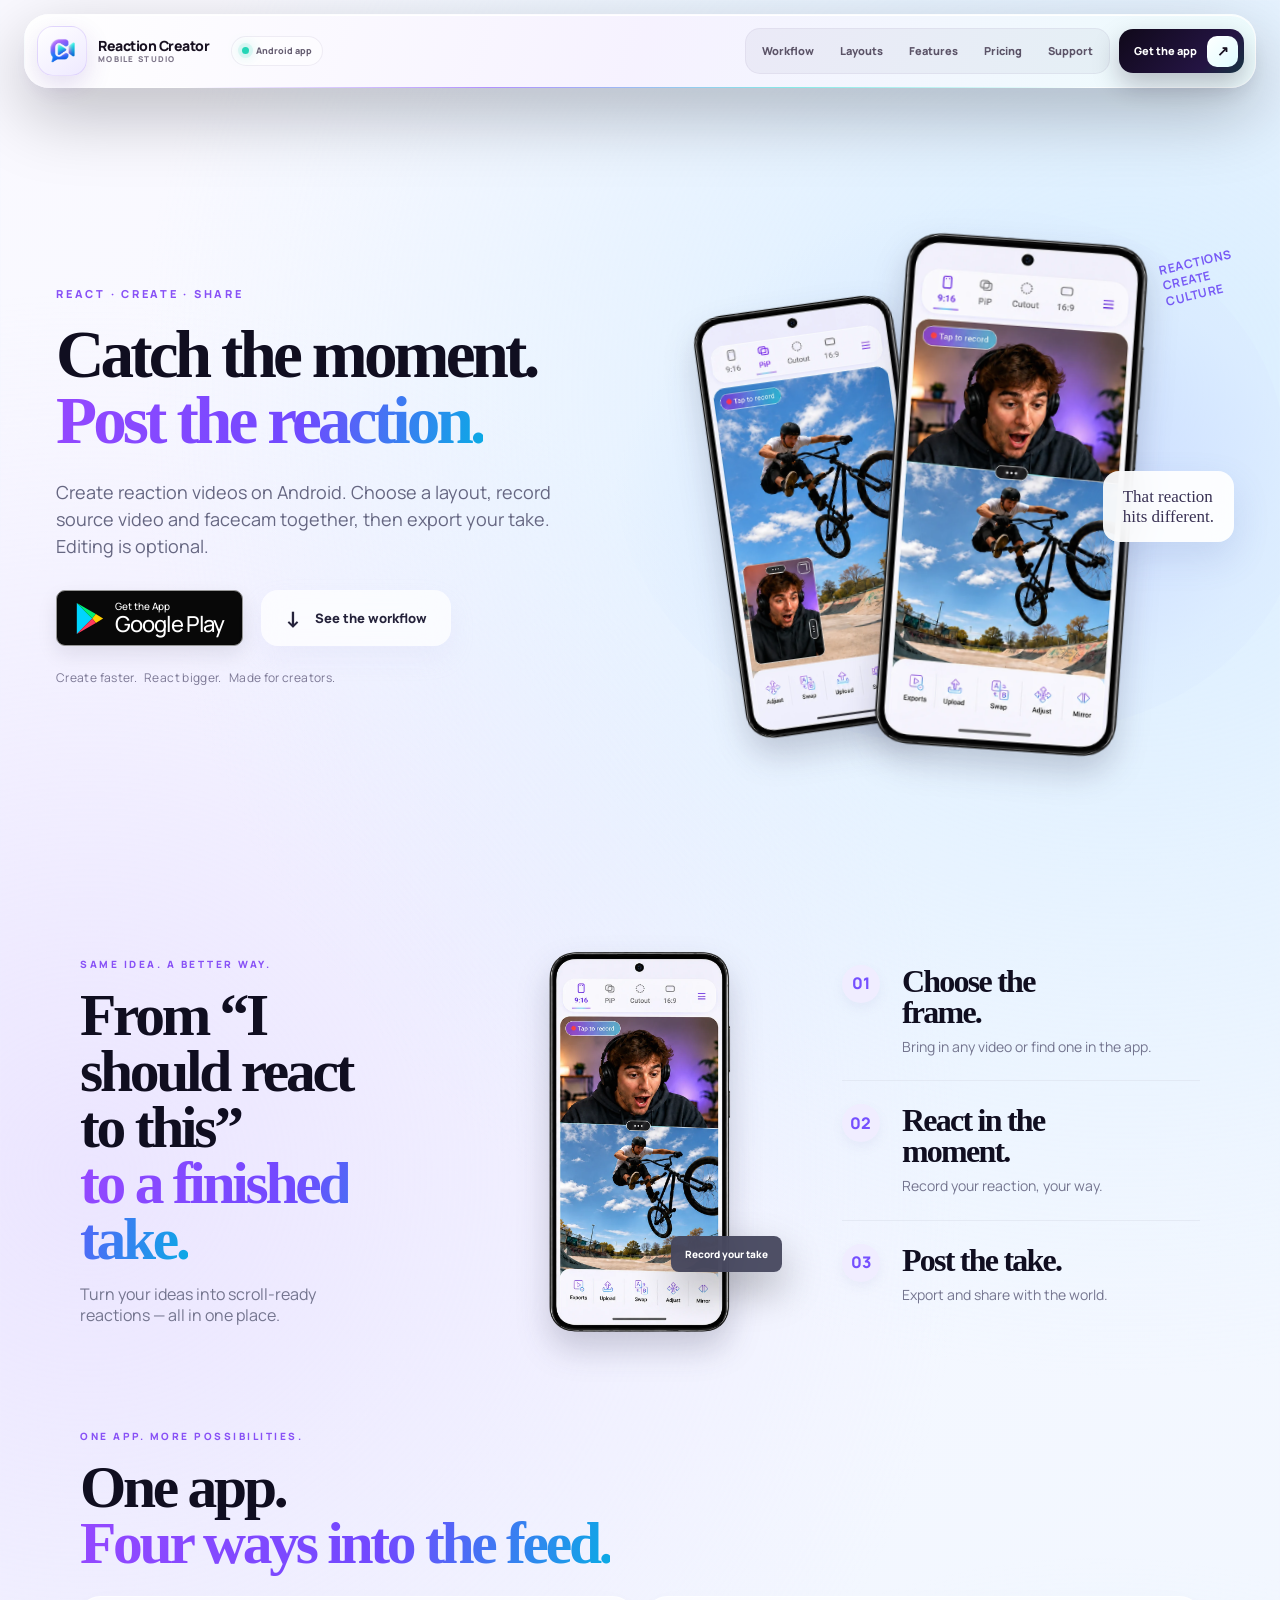
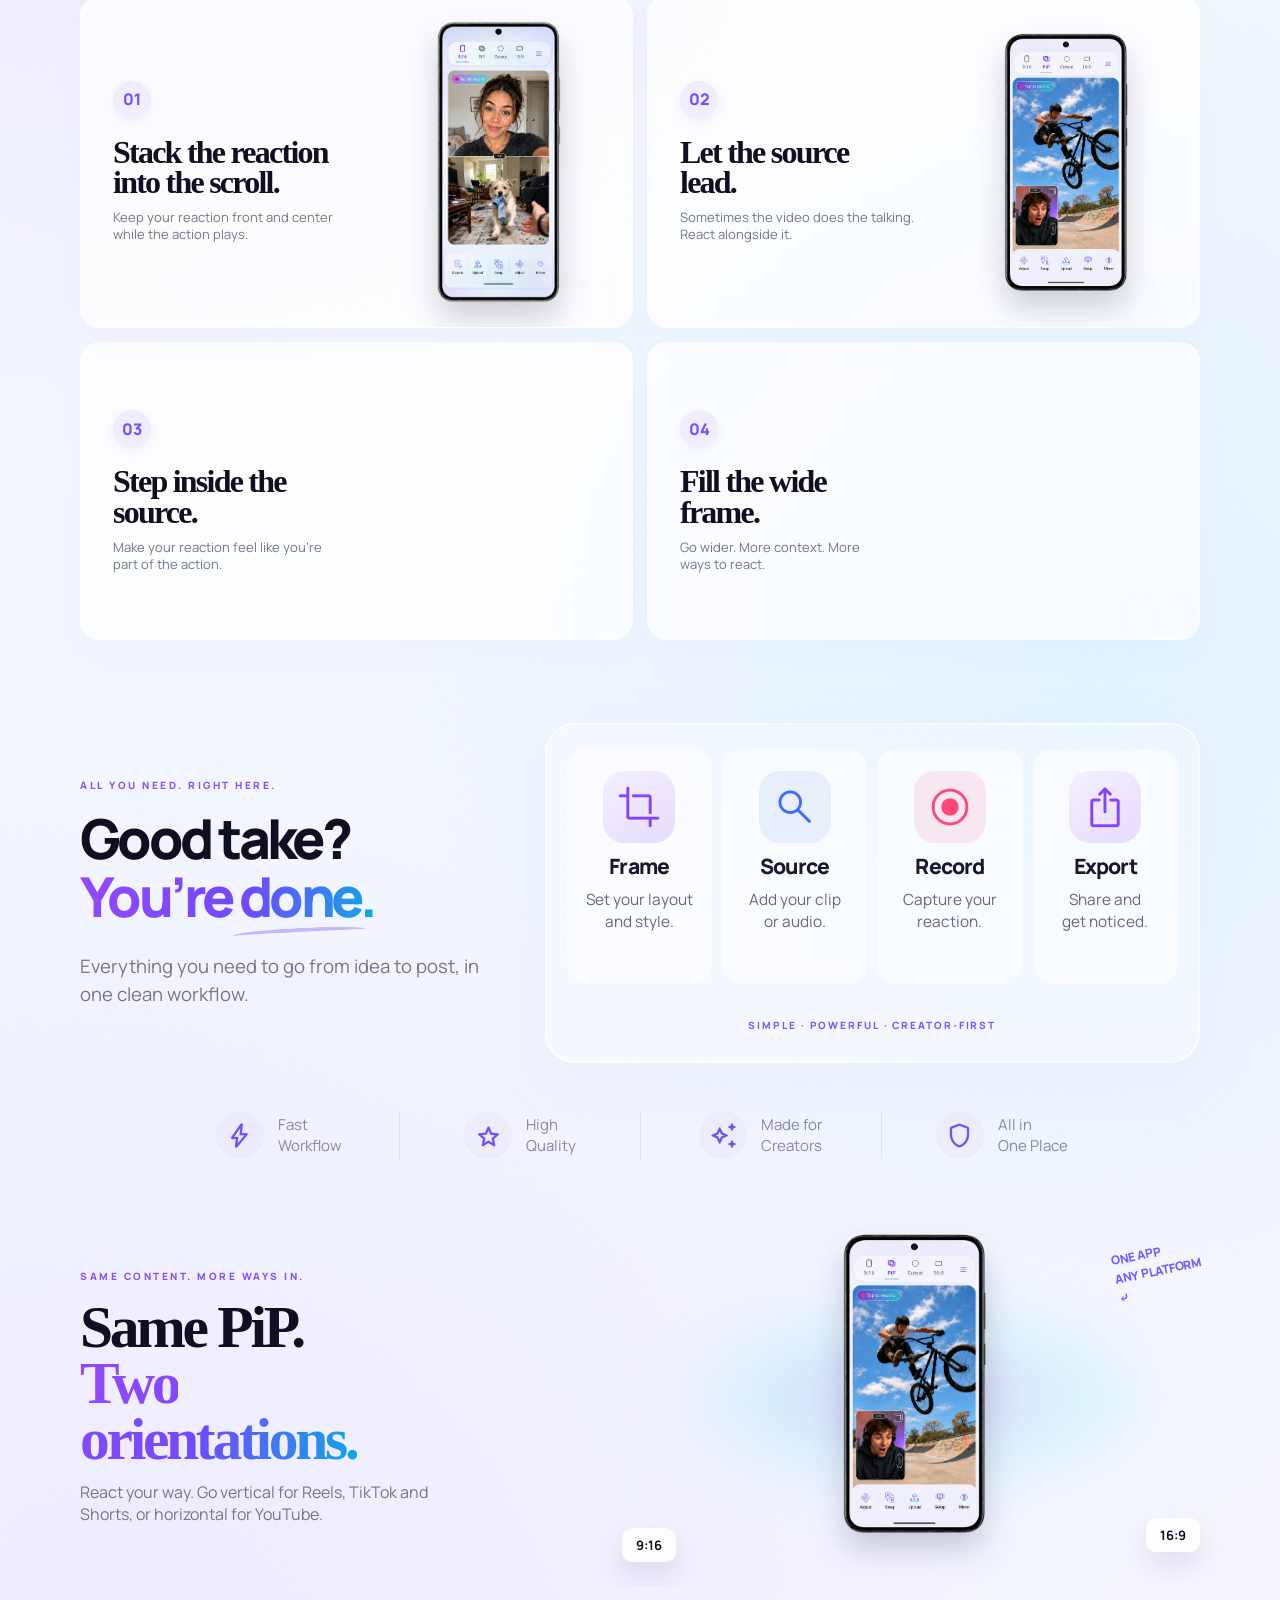
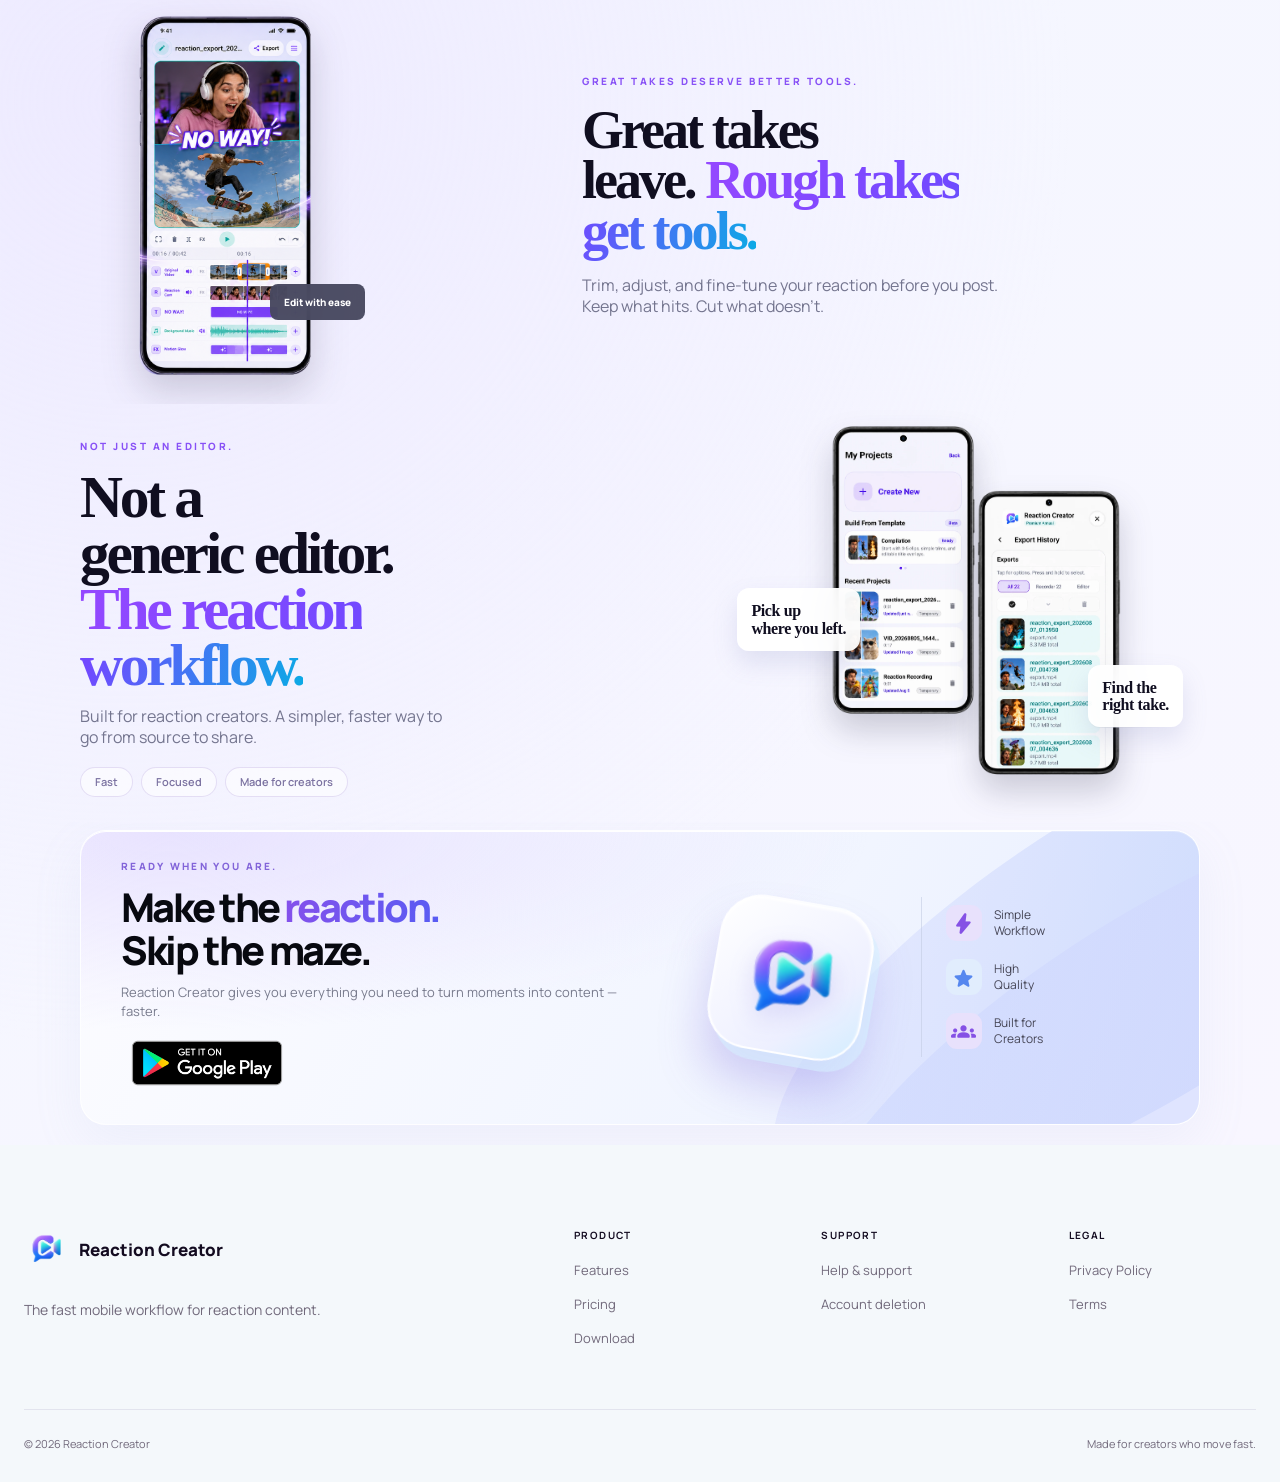
<file: index.html>
<!doctype html>
<html lang="en" class="no-gsap">

<head>
  <meta charset="utf-8">
  <meta name="viewport" content="width=device-width, initial-scale=1">
  <meta name="theme-color" content="#f8f7fc">

  <title>Reaction Creator — Make the Reaction, Skip the Maze</title>
  <meta name="description" content="The fast mobile workflow for reaction content. Choose a layout, add the source, record, and export—editing is optional.">
  <link rel="canonical" href="https://www.reactioncreator.com/">
  <script>
    if (window.location.pathname.endsWith("/index.html")) {
      const cleanPath = window.location.pathname.slice(0, -"index.html".length) || "/";
      window.history.replaceState(null, "", cleanPath + window.location.search + window.location.hash);
    }
  </script>

  <meta property="og:type" content="website">
  <meta property="og:site_name" content="Reaction Creator">
  <meta property="og:title" content="Reaction Creator — Make the Reaction, Skip the Maze">
  <meta property="og:description" content="Record source and facecam together, then export the take without getting trapped in an editing timeline.">
  <meta property="og:url" content="https://www.reactioncreator.com/">
  <meta property="og:image" content="https://www.reactioncreator.com/assets/img/social-preview.webp">
  <meta property="og:image:width" content="1200">
  <meta property="og:image:height" content="630">
  <meta name="twitter:card" content="summary_large_image">

  <link rel="icon" type="image/webp" href="assets/img/favicon.webp">
  <link rel="apple-touch-icon" href="assets/img/favicon.webp">
  <link rel="preload" as="image" type="image/webp" href="Images/isolated-916-bmx-20260901.webp" fetchpriority="high">
  <link rel="preload" as="image" type="image/webp" href="Images/isolated-pip-bmx-20260901.webp" fetchpriority="high">
  <link rel="preconnect" href="https://fonts.googleapis.com">
  <link rel="preconnect" href="https://fonts.gstatic.com" crossorigin>
  <link rel="stylesheet" href="https://fonts.googleapis.com/css2?family=Manrope:wght@400;500;600;700;800&amp;display=swap">
  <link rel="stylesheet" href="https://fonts.googleapis.com/css2?family=Material+Symbols+Rounded:opsz,wght,FILL,GRAD@24,500,0,0">
  <link rel="stylesheet" href="assets/css/home-v5.css?v=20260906-light3">
  <link rel="stylesheet" href="assets/css/landing-mockup.css?v=20260910-menu-icon">
</head>

<body>
  <a class="skip-link" href="#main">Skip to content</a>
  <div class="page-progress" aria-hidden="true"><span data-page-progress></span></div>
  <div class="ambient-stage" data-ambient-stage aria-hidden="true">
    <div class="ambient-palette ambient-palette-hero" data-ambient-palette></div>
    <div class="ambient-palette ambient-palette-workflow" data-ambient-palette></div>
    <div class="ambient-palette ambient-palette-formats" data-ambient-palette></div>
    <div class="ambient-palette ambient-palette-instant" data-ambient-palette></div>
    <div class="ambient-palette ambient-palette-orientation" data-ambient-palette></div>
    <div class="ambient-palette ambient-palette-editor" data-ambient-palette></div>
    <div class="ambient-palette ambient-palette-continuity" data-ambient-palette></div>
    <div class="ambient-palette ambient-palette-download" data-ambient-palette></div>
    <div class="ambient-wash"></div>
    <div class="ambient-orb ambient-orb-a"></div>
    <div class="ambient-orb ambient-orb-b"></div>
    <div class="ambient-depth">
      <div class="ambient-pointer">
        <div class="ambient-core">
          <span class="ambient-loop ambient-loop-a"></span>
          <span class="ambient-loop ambient-loop-b"></span>
          <span class="ambient-loop ambient-loop-c"></span>
          <span class="ambient-spark ambient-spark-a"></span>
          <span class="ambient-spark ambient-spark-b"></span>
        </div>
      </div>
    </div>
  </div>

  <header class="site-header" data-header>
    <nav class="nav shell" aria-label="Main navigation">
      <a class="brand" href="/" aria-label="Reaction Creator home">
        <span class="brand-mark" aria-hidden="true">
          <img src="assets/img/favicon.webp" alt="" width="512" height="512" decoding="async">
        </span>
        <span class="brand-lockup">
          <strong>Reaction Creator</strong>
          <small>Mobile studio</small>
        </span>
      </a>

      <span class="nav-status" aria-label="Available for Android">
        <i aria-hidden="true"></i>
        Android app
      </span>

      <button class="nav-toggle" type="button" aria-controls="site-menu" aria-expanded="false" data-nav-toggle>
        <span class="nav-toggle-icon" aria-hidden="true"><i></i><i></i><i></i></span>
        <span class="sr-only">Open menu</span>
      </button>

      <div class="nav-menu" id="site-menu" data-nav-menu>
        <div class="nav-links">
          <a href="#workflow">Workflow</a>
          <a href="#layouts">Layouts</a>
          <a href="/features/">Features</a>
          <a href="/pricing/">Pricing</a>
          <a href="/support/">Support</a>
        </div>
        <a class="nav-download" href="https://play.google.com/store/apps/details?id=com.reaction.reactioncreator">
          <span>Get the app</span>
          <i aria-hidden="true">↗</i>
        </a>
      </div>
    </nav>
  </header>

  <main id="main" class="landing">
    <section class="hero" data-hero>
      <div class="hero-aurora hero-aurora-one" aria-hidden="true"></div>
      <div class="hero-aurora hero-aurora-two" aria-hidden="true"></div>
      <div class="hero-grid" aria-hidden="true"></div>

      <div class="shell hero-layout">
        <div class="hero-copy" data-reveal>
          <p class="kicker kicker-light"><span></span>React · Create · Share</p>
          <h1><span>Catch the moment.</span><br><em>Post the reaction.</em></h1>
          <p class="hero-lede">Create reaction videos on Android. Choose a layout, record source video and facecam together, then export your take. Editing is optional.</p>

          <div class="hero-actions">
            <a class="button button-primary" href="https://play.google.com/store/apps/details?id=com.reaction.reactioncreator">
              <svg class="google-play-icon" viewBox="0 0 32 36" aria-hidden="true" focusable="false">
                <path fill="#00d5ff" d="M2 1 19 18 2 35Z"/>
                <path fill="#00ef77" d="M2 1 23 13 19 18Z"/>
                <path fill="#ffcf00" d="m23 13 8 5-8 5-4-5Z"/>
                <path fill="#ff3b5c" d="m2 35 17-17 4 5Z"/>
              </svg>
              <span class="google-play-label"><span>Get the App</span><strong>Google Play</strong></span>
            </a>
            <a class="button button-ghost" href="#workflow"><span aria-hidden="true">↓</span> See the workflow</a>
          </div>

          <p class="hero-positioning">Create faster. &nbsp; React bigger. &nbsp; Made for creators.</p>
        </div>

        <div class="hero-visual" data-hero-visual>
          <div class="hero-orbit" aria-hidden="true"></div>
          <div class="hero-phone-wrap hero-phone-secondary" aria-hidden="true">
            <span class="device-light" aria-hidden="true"></span>
            <span class="device-crop crop-pip-bmx">
              <img src="Images/isolated-pip-bmx-20260901.webp" alt="" width="1086" height="1448" fetchpriority="high" decoding="async">
            </span>
          </div>
          <div class="hero-phone-wrap hero-phone-primary">
            <span class="device-light" aria-hidden="true"></span>
            <span class="device-crop crop-916-bmx">
              <img class="hero-phone" src="Images/isolated-916-bmx-20260901.webp" alt="Reaction Creator showing a creator and a BMX source together in the 9:16 recording layout" width="1086" height="1448" fetchpriority="high" decoding="async">
            </span>
          </div>

          <div class="hero-chip hero-chip-source" aria-hidden="true">
            <span class="chip-dot chip-dot-cyan"></span>
            <small>That reaction</small>
            <strong>hits different.</strong>
          </div>
          <div class="hero-chip hero-chip-layout" aria-hidden="true">
            <span class="material-symbols-rounded">dashboard_customize</span>
            <div><small>Frame for the feed</small><strong>9:16 ready</strong></div>
          </div>
          <div class="hero-chip hero-chip-export" aria-hidden="true">
            <span class="chip-dot"></span>
            <small>Good take?</small>
            <strong>Export it now</strong>
          </div>
        </div>
      </div>

      <div class="creator-ticker" aria-label="Made for short-form and reaction creators">
        <div class="ticker-track">
          <span>Shorts creators</span><i></i><span>YouTube reactions</span><i></i><span>Gaming commentary</span><i></i><span>Reels &amp; TikTok</span><i></i><span>Meme reactions</span><i></i>
          <span aria-hidden="true">Shorts creators</span><i aria-hidden="true"></i><span aria-hidden="true">YouTube reactions</span><i aria-hidden="true"></i><span aria-hidden="true">Gaming commentary</span><i aria-hidden="true"></i><span aria-hidden="true">Reels &amp; TikTok</span><i aria-hidden="true"></i><span aria-hidden="true">Meme reactions</span><i aria-hidden="true"></i>
        </div>
      </div>
    </section>

    <section class="workflow" id="workflow" data-motion-story>
      <div class="workflow-pin">
        <div class="shell workflow-story">
          <div class="workflow-heading">
            <p class="kicker"><span></span>Same idea. A better way.</p>
            <h2>From “I <br>should react <br>to this”<br><em>to a finished <br>take.</em></h2>
            <p>Turn your ideas into scroll-ready reactions — all in one place.</p>
          </div>

          <figure class="workflow-device" aria-label="Reaction Creator recording a vertical reaction while the source plays">
            <span class="workflow-device-glow" aria-hidden="true"></span>
            <span class="device-crop crop-916-bmx">
              <img src="Images/isolated-916-bmx-20260901.webp" alt="Reaction Creator recording interface with a creator reacting to a BMX video" width="1086" height="1448" loading="lazy" decoding="async">
            </span>
            <figcaption><i aria-hidden="true"></i>Record your take</figcaption>
          </figure>

          <div class="workflow-runway">
            <article data-workflow-step>
              <span class="workflow-step-label">01</span>
              <h3>Choose the frame.</h3>
              <p>Bring in any video or find one in the app.</p>
            </article>
            <article data-workflow-step>
              <span class="workflow-step-label">02</span>
              <h3>React in the moment.</h3>
              <p>Record your reaction, your way.</p>
            </article>
            <article data-workflow-step>
              <span class="workflow-step-label">03</span>
              <h3>Post the take.</h3>
              <p>Export and share with the world.</p>
            </article>
          </div>

          <div class="workflow-manifesto" data-reveal>
            <p><span>Not a desktop editor squeezed onto a phone.</span> A purpose-built reaction machine that keeps creators moving.</p>
          </div>
        </div>
      </div>
    </section>

    <section class="formats" id="layouts" data-formats>
      <div class="formats-pin">
        <div class="shell formats-heading">
          <p class="kicker"><span></span>One app. More possibilities.</p>
          <h2>One app.<br><em>Four ways into the feed.</em></h2>
        </div>

        <div class="shell format-wall">
        <article class="format-card format-card-916" data-format-card data-mode="9:16">
          <div class="format-copy">
            <span>01</span>
            <h3>Stack the reaction into the scroll.</h3>
            <p>Keep your reaction front and center while the action plays.</p>
          </div>
          <figure class="phone-stage" data-depth="0.045">
            <span class="device-light" aria-hidden="true"></span>
            <span class="device-crop crop-916-woman-dog"><img src="Images/isolated-916-woman-dog-20260901.webp" alt="Reaction Creator 9:16 layout with a creator above a dog source video" width="1086" height="1448" loading="lazy" decoding="async"></span>
          </figure>
        </article>

        <article class="format-card format-card-pip" data-format-card data-mode="PiP">
          <div class="format-copy">
            <span>02</span>
            <h3>Let the source lead.</h3>
            <p>Sometimes the video does the talking. React alongside it.</p>
          </div>
          <figure class="phone-stage" data-depth="0.065">
            <span class="device-light" aria-hidden="true"></span>
            <span class="device-crop crop-pip-bmx"><img src="Images/isolated-pip-bmx-20260901.webp" alt="Reaction Creator picture-in-picture layout over a BMX source video" width="1086" height="1448" loading="lazy" decoding="async"></span>
          </figure>
        </article>

        <article class="format-card format-card-cutout" data-format-card data-mode="Cutout">
          <div class="format-copy">
            <span>03</span>
            <h3>Step inside the source.</h3>
            <p>Make your reaction feel like you’re part of the action.</p>
          </div>
          <figure class="phone-stage" data-depth="0.04">
            <span class="device-light" aria-hidden="true"></span>
            <span class="device-crop crop-cutout-hiking"><img src="Images/isolated-cutout-hiking-20260901.webp" alt="Reaction Creator Cutout layout with a creator placed over a hiking source video" width="1448" height="1086" loading="lazy" decoding="async"></span>
          </figure>
        </article>

        <article class="format-card format-card-wide" data-format-card data-mode="16:9">
          <div class="format-copy">
            <span>04</span>
            <h3>Fill the wide frame.</h3>
            <p>Go wider. More context. More ways to react.</p>
          </div>
          <figure class="wide-stage" data-depth="0.035">
            <span class="device-light" aria-hidden="true"></span>
            <span class="device-crop crop-169-dog"><img src="Images/isolated-169-dog-20260901.webp" alt="Reaction Creator 16:9 layout showing a creator and dog source side by side" width="1086" height="1448" loading="lazy" decoding="async"></span>
          </figure>
        </article>
        </div>
      </div>
    </section>

    <section class="instant">
      <div class="instant-orb" aria-hidden="true"></div>
      <div class="shell instant-layout">
        <div class="instant-copy" data-reveal>
          <p class="kicker kicker-light"><span></span>All you need. Right here.</p>
          <h2>Good take?<br><em>You’re done.</em></h2>
          <p>Everything you need to go from idea to post, in one clean workflow.</p>
        </div>

        <div class="export-system" data-reveal data-export-route>
          <div class="export-beam" aria-hidden="true"><span></span></div>
          <div class="export-step is-active"><span class="material-symbols-rounded" aria-hidden="true">crop</span><strong>Frame</strong><p>Set your layout<br>and style.</p></div>
          <div class="export-step"><span class="material-symbols-rounded" aria-hidden="true">search</span><strong>Source</strong><p>Add your clip<br>or audio.</p></div>
          <div class="export-step"><span class="material-symbols-rounded" aria-hidden="true">radio_button_checked</span><strong>Record</strong><p>Capture your<br>reaction.</p></div>
          <div class="export-step export-step-final"><span class="material-symbols-rounded" aria-hidden="true">ios_share</span><strong>Export</strong><p>Share and<br>get noticed.</p></div>
        </div>
        <ul class="instant-benefits" aria-label="Workflow benefits">
          <li><span class="material-symbols-rounded" aria-hidden="true">bolt</span><span>Fast<br>Workflow</span></li>
          <li><span class="material-symbols-rounded" aria-hidden="true">star</span><span>High<br>Quality</span></li>
          <li><span class="material-symbols-rounded" aria-hidden="true">auto_awesome</span><span>Made for<br>Creators</span></li>
          <li><span class="material-symbols-rounded" aria-hidden="true">shield</span><span>All in<br>One Place</span></li>
        </ul>
      </div>
    </section>

    <section class="orientation">
      <div class="shell orientation-layout">
        <div class="orientation-copy" data-reveal>
          <p class="kicker"><span></span>Same content. More ways in.</p>
          <h2>Same PiP.<br><em>Two<br>orientations.</em></h2>
          <p>React your way. Go vertical for Reels, TikTok and Shorts, or horizontal for YouTube.</p>
        </div>

        <div class="orientation-stack" data-reveal aria-label="The same PiP layout shown in portrait and landscape orientations">
          <span class="orientation-glow" aria-hidden="true"></span>
          <span class="orientation-orbit" aria-hidden="true"></span>

          <figure class="orientation-device orientation-device-wide">
            <span class="device-light" aria-hidden="true"></span>
            <span class="device-crop crop-pip-landscape"><img src="Images/isolated-pip-landscape-20260901.webp" alt="Reaction Creator PiP in landscape orientation" width="1448" height="1086" loading="lazy" decoding="async"></span>
          </figure>

          <figure class="orientation-device orientation-device-portrait">
            <span class="device-light" aria-hidden="true"></span>
            <span class="device-crop crop-pip-bmx"><img src="Images/isolated-pip-bmx-20260901.webp" alt="The same Reaction Creator PiP workflow in portrait orientation" width="1086" height="1448" loading="lazy" decoding="async"></span>
          </figure>

          <div class="orientation-rotate" aria-hidden="true">↻</div>
          <div class="orientation-state orientation-state-portrait"><b>9:16</b></div>
          <div class="orientation-state orientation-state-wide"><b>16:9</b></div>
        </div>
      </div>
    </section>

    <section class="editor-choice" id="editor">
      <div class="shell editor-layout">
        <figure class="editor-product" data-reveal>
          <span class="device-light" aria-hidden="true"></span>
          <img src="Images/editor-phone-only.webp" alt="Reaction Creator optional Editor Mode with a reaction video timeline" width="514" height="1047" loading="lazy" decoding="async">
          <figcaption>Edit with ease</figcaption>
        </figure>

        <div class="editor-copy" data-reveal>
          <p class="kicker"><span></span>Great takes deserve better tools.</p>
          <h2>Great takes<br>leave. <em>Rough takes<br>get tools.</em></h2>
          <p>Trim, adjust, and fine-tune your reaction before you post. Keep what hits. Cut what doesn’t.</p>
          <ul class="tool-cloud" aria-label="Optional editing tools">
            <li>Trim</li>
            <li>Text</li>
            <li>Audio</li>
            <li>Effects</li>
          </ul>
        </div>
      </div>
    </section>

    <section class="continuity">
      <div class="shell continuity-heading" data-reveal>
        <p class="kicker"><span></span>Not just an editor.</p>
        <h2>Not a<br>generic editor.<br><em>The reaction<br>workflow.</em></h2>
        <p>Built for reaction creators. A simpler, faster way to go from source to share.</p>
        <ul class="vision-principles" aria-label="Reaction Creator product principles">
          <li>Fast</li><li>Focused</li><li>Made for creators</li>
        </ul>
      </div>

      <div class="shell continuity-visuals">
        <article class="continuity-item continuity-projects" data-reveal>
          <div><span>Projects</span><h3>Pick up<br>where you left.</h3></div>
          <figure data-depth="0.04"><span class="device-light" aria-hidden="true"></span><span class="device-crop crop-projects"><img src="Images/isolated-projects-20260901.webp" alt="Reaction Creator Projects screen" width="1086" height="1448" loading="lazy" decoding="async"></span></figure>
        </article>
        <article class="continuity-item continuity-exports" data-reveal>
          <div><span>Export History</span><h3>Find the<br>right take.</h3></div>
          <figure data-depth="0.06"><span class="device-light" aria-hidden="true"></span><span class="device-crop crop-export-history"><img src="Images/isolated-export-history-20260901.webp" alt="Reaction Creator Export History screen" width="1086" height="1448" loading="lazy" decoding="async"></span></figure>
        </article>
      </div>
    </section>

    <section class="download" id="download">
      <div class="download-beam" aria-hidden="true"></div>
      <div class="shell download-panel download-refresh">
        <div class="download-copy" data-reveal>
          <p class="kicker kicker-light"><span></span>Ready when you are.</p>
          <h2>Make the <br><em>reaction.</em><br><span>Skip the maze.</span></h2>
          <p>Reaction Creator gives you everything you need to turn moments into content — faster.</p>
          <div class="download-action-row">
            <a class="play-badge" href="https://play.google.com/store/apps/details?id=com.reaction.reactioncreator" aria-label="Get Reaction Creator on Google Play"><img src="Images/google-play-badge.webp" alt="Get it on Google Play" width="646" height="250" loading="lazy" decoding="async"></a>
            <span class="download-note"><i aria-hidden="true"></i>Free to start on Android</span>
          </div>
        </div>
        <figure class="download-mark" data-reveal>
          <div class="download-mark-visual">
            <span aria-hidden="true"></span>
            <img src="assets/img/favicon.webp" alt="Reaction Creator app icon" width="512" height="512" loading="lazy" decoding="async">
          </div>
        </figure>
        <ul class="download-benefits" aria-label="Made for reaction creators">
          <li><span class="material-symbols-rounded" aria-hidden="true">bolt</span><span>Simple<br>Workflow</span></li>
          <li><span class="material-symbols-rounded" aria-hidden="true">star</span><span>High<br>Quality</span></li>
          <li><span class="material-symbols-rounded" aria-hidden="true">groups</span><span>Built for<br>Creators</span></li>
        </ul>
      </div>
    </section>
  </main>

  <footer class="site-footer">
    <div class="shell footer-top">
      <div class="footer-brand">
        <a class="brand" href="/" aria-label="Reaction Creator home"><img src="assets/img/favicon.webp" alt="" width="512" height="512" loading="lazy" decoding="async"><span>Reaction Creator</span></a>
        <p>The fast mobile workflow for reaction content.</p>
      </div>
      <div class="footer-group"><strong>Product</strong><a href="/features/">Features</a><a href="/pricing/">Pricing</a><a href="https://play.google.com/store/apps/details?id=com.reaction.reactioncreator">Download</a></div>
      <div class="footer-group"><strong>Support</strong><a href="/support/">Help &amp; support</a><a href="/account-deletion/">Account deletion</a></div>
      <div class="footer-group"><strong>Legal</strong><a href="/privacy-policy/">Privacy Policy</a><a href="/terms/">Terms</a></div>
    </div>
    <div class="shell footer-bottom"><span>© <span data-year></span> Reaction Creator</span><span>Made for creators who move fast.</span></div>
  </footer>

  <script src="assets/js/home-v5.js?v=20260905-professional2"></script>
</body>
</html>
</file>
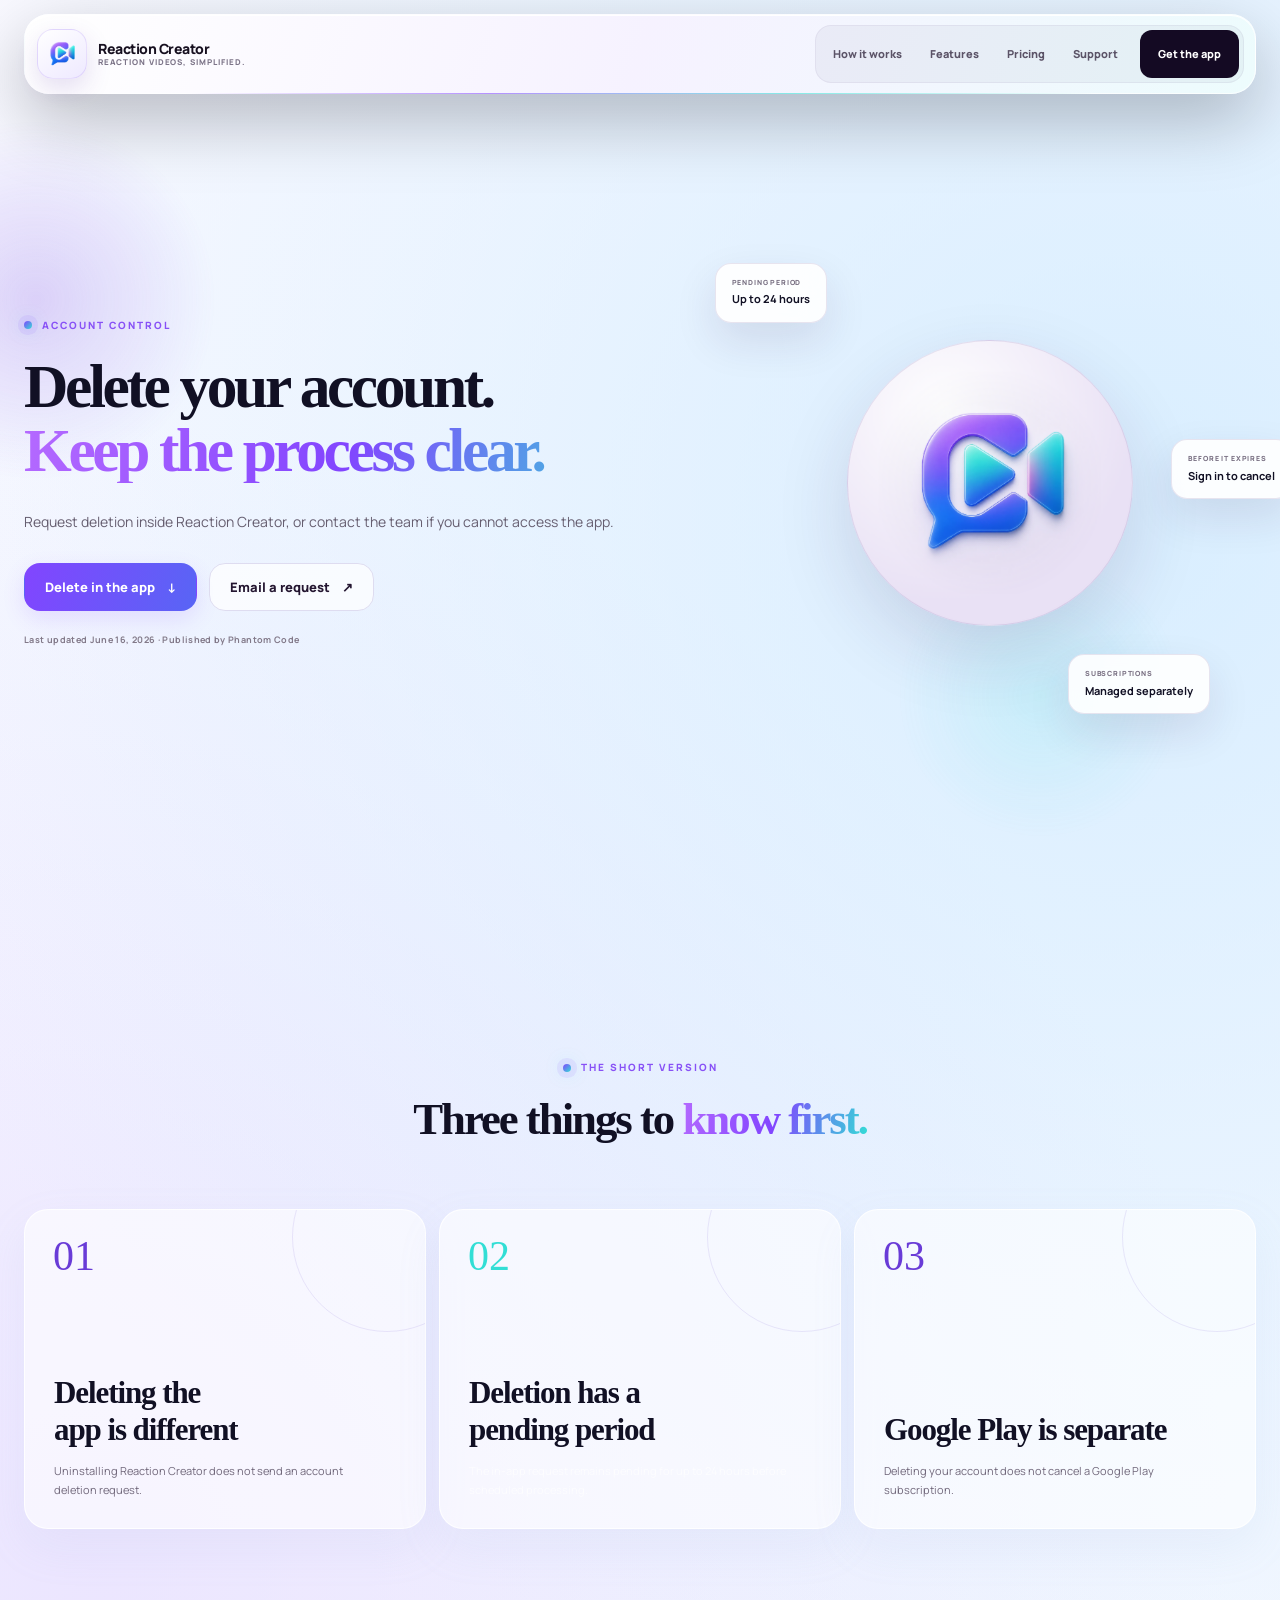
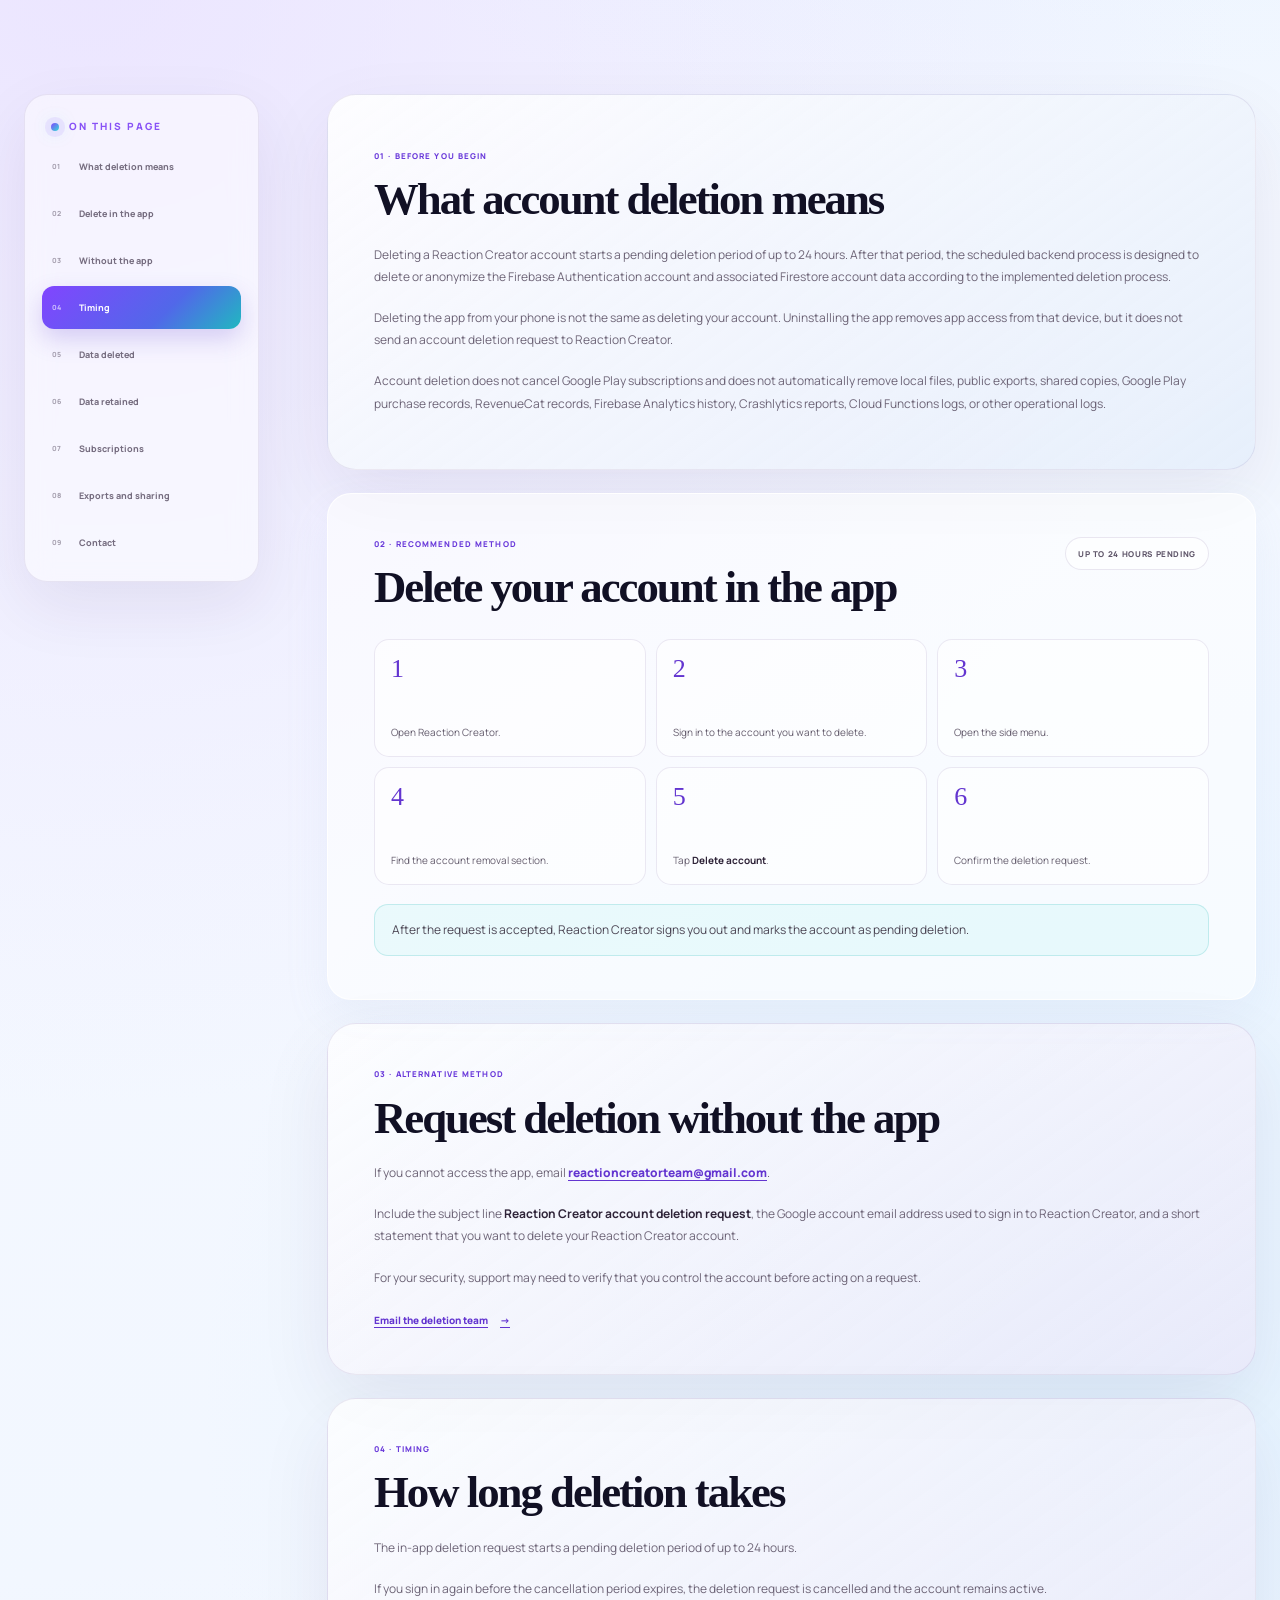
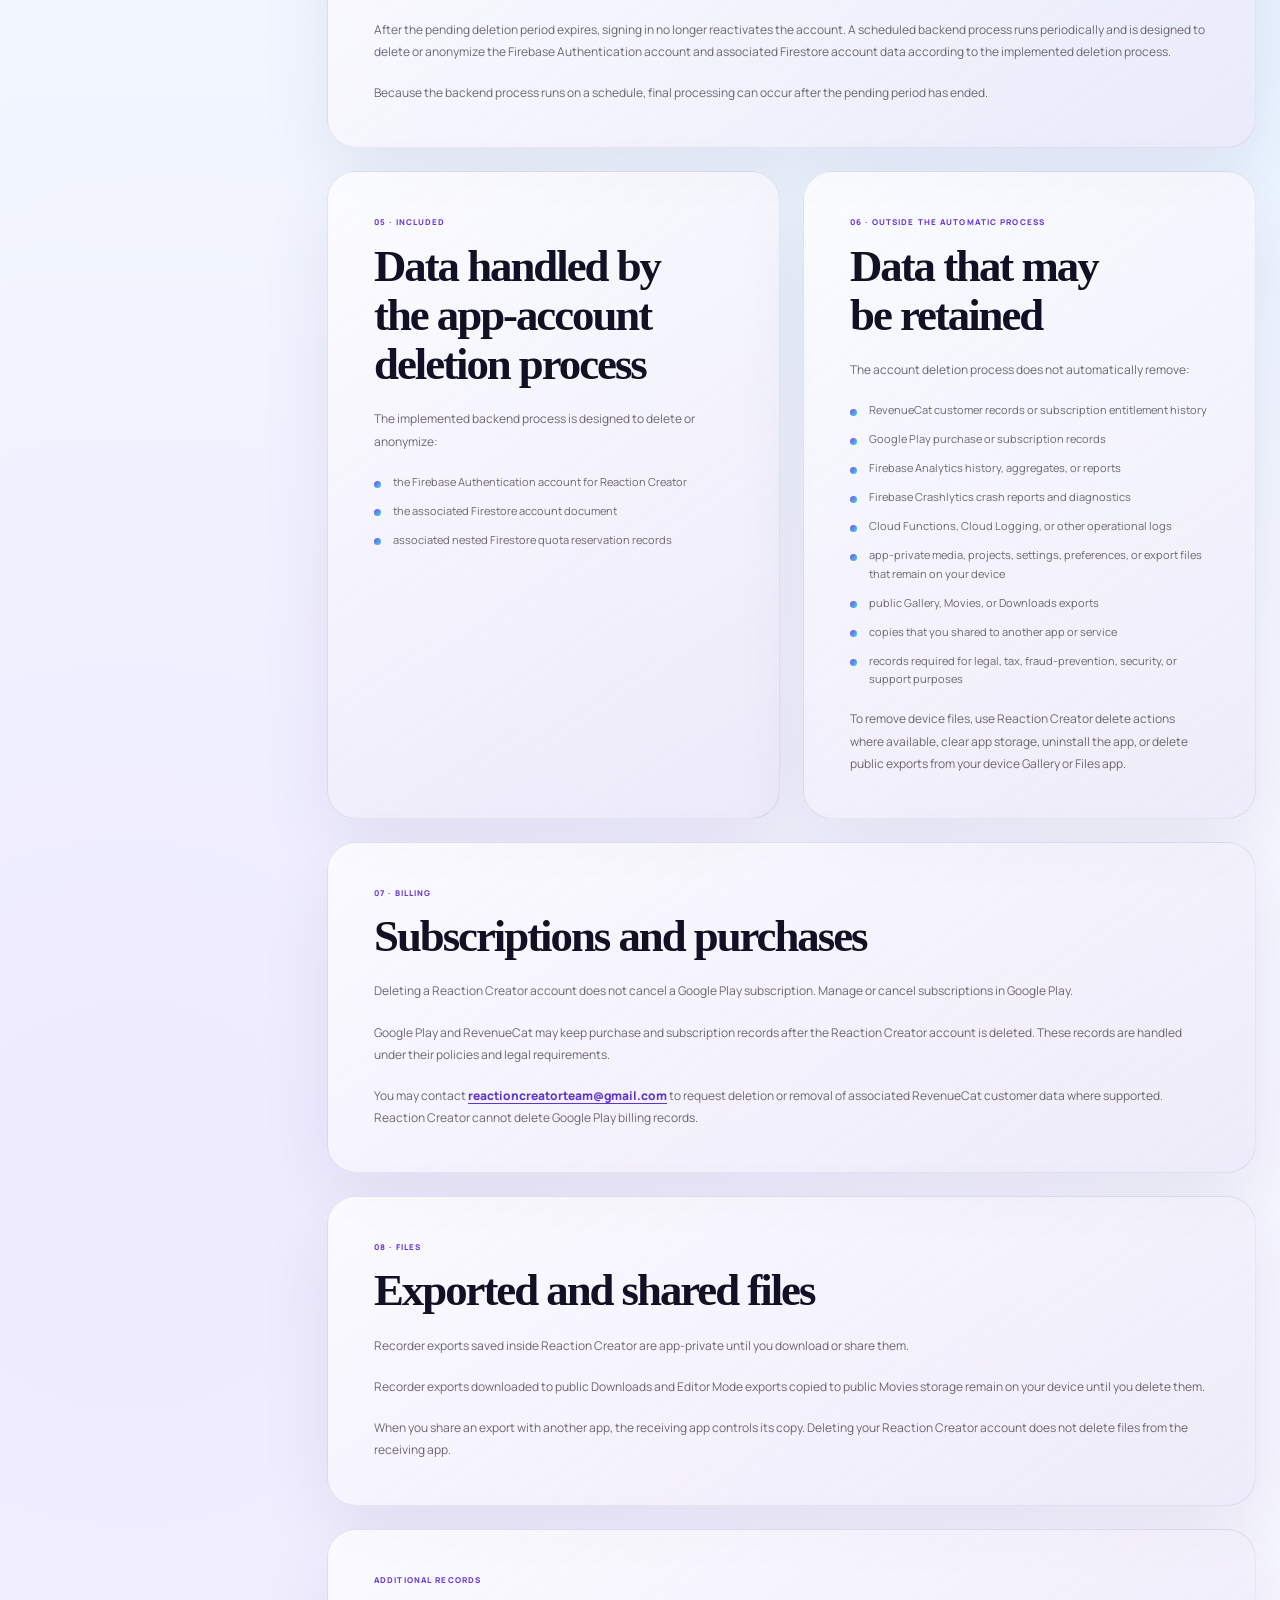
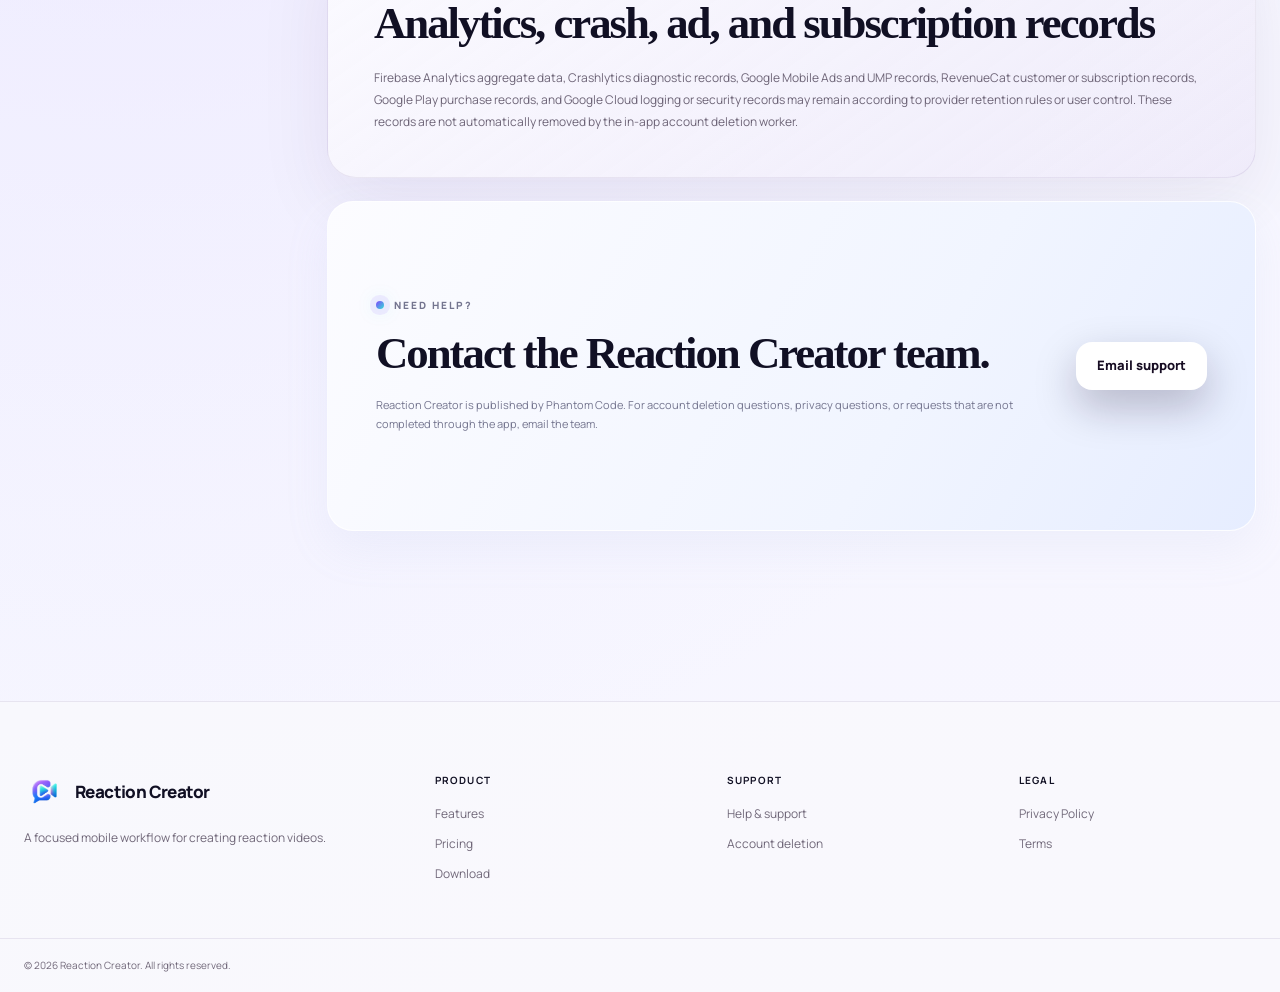
<file: account-deletion/index.html>
<!doctype html>
<html lang="en" class="no-gsap">

<head>
  <meta charset="utf-8">
  <meta name="viewport" content="width=device-width, initial-scale=1">
  <meta name="theme-color" content="#f8f7fc">

  <title>Account Deletion | Reaction Creator</title>
  <meta
    name="description"
    content="Learn how to delete a Reaction Creator account in the app or request deletion from the support team."
  >
  <link rel="canonical" href="https://www.reactioncreator.com/account-deletion/">
  <meta property="og:type" content="website">
  <meta property="og:site_name" content="Reaction Creator">
  <meta property="og:title" content="Account Deletion | Reaction Creator">
  <meta property="og:description" content="Learn how to delete a Reaction Creator account in the app or request deletion from the support team.">
  <meta property="og:url" content="https://www.reactioncreator.com/account-deletion/">
  <meta property="og:image" content="https://www.reactioncreator.com/assets/img/social-preview.webp">
  <meta property="og:image:width" content="1200">
  <meta property="og:image:height" content="630">
  <meta name="twitter:card" content="summary_large_image">

  <link rel="icon" type="image/webp" href="../assets/img/favicon.webp">
  <link rel="apple-touch-icon" href="../assets/img/favicon.webp">
  <link rel="preconnect" href="https://fonts.googleapis.com">
  <link rel="preconnect" href="https://fonts.gstatic.com" crossorigin>
  <link rel="stylesheet" href="https://fonts.googleapis.com/css2?family=Manrope:wght@400;500;600;700;800&amp;display=swap">
  <link rel="stylesheet" href="../assets/css/legal-v3.css?v=20260906-light1">
  <link rel="stylesheet" href="/assets/css/internal-ui.css?v=20260910-1">
</head>

<body class="legal-page legal-page--deletion">
  <a class="skip-link" href="#main">Skip to content</a>

  <header class="site-header">
    <nav class="nav shell" aria-label="Main navigation">
      <a class="brand" href="/" aria-label="Reaction Creator home">
        <span class="brand__icon"><img src="../assets/img/favicon.webp" alt="" width="512" height="512"></span>
        <span class="brand__text">
          <strong>Reaction Creator</strong>
          <small>Reaction videos, simplified.</small>
        </span>
      </a>

      <button class="nav-toggle" type="button" aria-controls="site-menu" aria-expanded="false" data-nav-toggle>
        <span aria-hidden="true"></span>
        <span class="screen-reader-only">Open menu</span>
      </button>

      <div class="nav-menu" id="site-menu" data-nav-menu>
        <a href="/#workflow">How it works</a>
        <a href="/features/">Features</a>
        <a href="/pricing/">Pricing</a>
        <a href="/support/">Support</a>
        <a class="nav-menu__cta" href="https://play.google.com/store/apps/details?id=com.reaction.reactioncreator">Get the app</a>
      </div>
    </nav>
  </header>

  <main id="main">
    <section class="legal-hero">
      <div class="legal-hero__orb legal-hero__orb--one" aria-hidden="true"></div>
      <div class="legal-hero__orb legal-hero__orb--two" aria-hidden="true"></div>

      <div class="shell legal-hero__grid">
        <div class="legal-hero__copy">
          <p class="section-label">Account control</p>
          <h1>Delete your account. <span>Keep the process clear.</span></h1>
          <p class="legal-hero__description">
            Request deletion inside Reaction Creator, or contact the team if you cannot access the app.
          </p>

          <div class="button-row">
            <a class="button button--primary" href="#in-app">Delete in the app <span aria-hidden="true">↓</span></a>
            <a class="button button--secondary" href="mailto:reactioncreatorteam@gmail.com?subject=Reaction%20Creator%20account%20deletion%20request">
              Email a request <span aria-hidden="true">↗</span>
            </a>
          </div>

          <p class="legal-hero__meta">Last updated June 16, 2026 · Published by Phantom Code</p>
        </div>

        <div class="legal-hero__visual" aria-label="Account deletion overview">
          <div class="legal-hero__ring legal-hero__ring--outer" aria-hidden="true"></div>
          <div class="legal-hero__ring legal-hero__ring--inner" aria-hidden="true"></div>

          <figure class="legal-app-mark">
            <img src="../assets/img/app-logo.webp" alt="Reaction Creator app icon" width="1254" height="1254" decoding="async">
          </figure>

          <article class="legal-fact legal-fact--pending">
            <small>Pending period</small>
            <strong>Up to 24 hours</strong>
          </article>
          <article class="legal-fact legal-fact--cancel">
            <small>Before it expires</small>
            <strong>Sign in to cancel</strong>
          </article>
          <article class="legal-fact legal-fact--billing">
            <small>Subscriptions</small>
            <strong>Managed separately</strong>
          </article>
        </div>
      </div>
    </section>

    <section class="deletion-summary" aria-labelledby="deletion-summary-title">
      <div class="shell">
        <div class="legal-heading legal-heading--center">
          <p class="section-label">The short version</p>
          <h2 id="deletion-summary-title">Three things to <span>know first.</span></h2>
        </div>

        <div class="deletion-summary__grid">
          <article class="summary-card">
            <span>01</span>
            <h3>Deleting the app is different</h3>
            <p>Uninstalling Reaction Creator does not send an account deletion request.</p>
          </article>
          <article class="summary-card summary-card--tint">
            <span>02</span>
            <h3>Deletion has a pending period</h3>
            <p>The in-app request remains pending for up to 24 hours before scheduled processing.</p>
          </article>
          <article class="summary-card">
            <span>03</span>
            <h3>Google Play is separate</h3>
            <p>Deleting your account does not cancel a Google Play subscription.</p>
          </article>
        </div>
      </div>
    </section>

    <section class="legal-content-stage">
      <div class="shell legal-layout-v2">
        <aside class="legal-toc" aria-label="Account deletion sections">
          <p class="section-label">On this page</p>
          <nav>
            <a href="#meaning"><span>01</span> What deletion means</a>
            <a href="#in-app"><span>02</span> Delete in the app</a>
            <a href="#without-app"><span>03</span> Without the app</a>
            <a href="#timing"><span>04</span> Timing</a>
            <a href="#deleted"><span>05</span> Data deleted</a>
            <a href="#retained"><span>06</span> Data retained</a>
            <a href="#subscriptions"><span>07</span> Subscriptions</a>
            <a href="#exports"><span>08</span> Exports and sharing</a>
            <a href="#contact"><span>09</span> Contact</a>
          </nav>
        </aside>

        <div class="legal-articles">
          <article class="legal-article legal-article--intro" id="meaning">
            <p class="legal-article__number">01 · Before you begin</p>
            <h2>What account deletion means</h2>
            <p>Deleting a Reaction Creator account starts a pending deletion period of up to 24 hours. After that period, the scheduled backend process is designed to delete or anonymize the Firebase Authentication account and associated Firestore account data according to the implemented deletion process.</p>
            <p>Deleting the app from your phone is not the same as deleting your account. Uninstalling the app removes app access from that device, but it does not send an account deletion request to Reaction Creator.</p>
            <p>Account deletion does not cancel Google Play subscriptions and does not automatically remove local files, public exports, shared copies, Google Play purchase records, RevenueCat records, Firebase Analytics history, Crashlytics reports, Cloud Functions logs, or other operational logs.</p>
          </article>

          <article class="legal-article legal-article--action" id="in-app">
            <div class="legal-article__heading">
              <div>
                <p class="legal-article__number">02 · Recommended method</p>
                <h2>Delete your account in the app</h2>
              </div>
              <span class="legal-pill">Up to 24 hours pending</span>
            </div>

            <ol class="deletion-steps">
              <li><span>1</span><p>Open Reaction Creator.</p></li>
              <li><span>2</span><p>Sign in to the account you want to delete.</p></li>
              <li><span>3</span><p>Open the side menu.</p></li>
              <li><span>4</span><p>Find the account removal section.</p></li>
              <li><span>5</span><p>Tap <strong>Delete account</strong>.</p></li>
              <li><span>6</span><p>Confirm the deletion request.</p></li>
            </ol>

            <p class="legal-note">After the request is accepted, Reaction Creator signs you out and marks the account as pending deletion.</p>
          </article>

          <article class="legal-article" id="without-app">
            <p class="legal-article__number">03 · Alternative method</p>
            <h2>Request deletion without the app</h2>
            <p>If you cannot access the app, email <a href="mailto:reactioncreatorteam@gmail.com?subject=Reaction%20Creator%20account%20deletion%20request">reactioncreatorteam@gmail.com</a>.</p>
            <p>Include the subject line <strong>Reaction Creator account deletion request</strong>, the Google account email address used to sign in to Reaction Creator, and a short statement that you want to delete your Reaction Creator account.</p>
            <p>For your security, support may need to verify that you control the account before acting on a request.</p>
            <a class="text-link" href="mailto:reactioncreatorteam@gmail.com?subject=Reaction%20Creator%20account%20deletion%20request">Email the deletion team <span aria-hidden="true">→</span></a>
          </article>

          <article class="legal-article" id="timing">
            <p class="legal-article__number">04 · Timing</p>
            <h2>How long deletion takes</h2>
            <p>The in-app deletion request starts a pending deletion period of up to 24 hours.</p>
            <p>If you sign in again before the cancellation period expires, the deletion request is cancelled and the account remains active.</p>
            <p>After the pending deletion period expires, signing in no longer reactivates the account. A scheduled backend process runs periodically and is designed to delete or anonymize the Firebase Authentication account and associated Firestore account data according to the implemented deletion process.</p>
            <p>Because the backend process runs on a schedule, final processing can occur after the pending period has ended.</p>
          </article>

          <div class="legal-article-grid">
            <article class="legal-article" id="deleted">
              <p class="legal-article__number">05 · Included</p>
              <h2>Data handled by the app-account deletion process</h2>
              <p>The implemented backend process is designed to delete or anonymize:</p>
              <ul>
                <li>the Firebase Authentication account for Reaction Creator</li>
                <li>the associated Firestore account document</li>
                <li>associated nested Firestore quota reservation records</li>
              </ul>
            </article>

            <article class="legal-article" id="retained">
              <p class="legal-article__number">06 · Outside the automatic process</p>
              <h2>Data that may be retained</h2>
              <p>The account deletion process does not automatically remove:</p>
              <ul>
                <li>RevenueCat customer records or subscription entitlement history</li>
                <li>Google Play purchase or subscription records</li>
                <li>Firebase Analytics history, aggregates, or reports</li>
                <li>Firebase Crashlytics crash reports and diagnostics</li>
                <li>Cloud Functions, Cloud Logging, or other operational logs</li>
                <li>app-private media, projects, settings, preferences, or export files that remain on your device</li>
                <li>public Gallery, Movies, or Downloads exports</li>
                <li>copies that you shared to another app or service</li>
                <li>records required for legal, tax, fraud-prevention, security, or support purposes</li>
              </ul>
              <p>To remove device files, use Reaction Creator delete actions where available, clear app storage, uninstall the app, or delete public exports from your device Gallery or Files app.</p>
            </article>
          </div>

          <article class="legal-article" id="subscriptions">
            <p class="legal-article__number">07 · Billing</p>
            <h2>Subscriptions and purchases</h2>
            <p>Deleting a Reaction Creator account does not cancel a Google Play subscription. Manage or cancel subscriptions in Google Play.</p>
            <p>Google Play and RevenueCat may keep purchase and subscription records after the Reaction Creator account is deleted. These records are handled under their policies and legal requirements.</p>
            <p>You may contact <a href="mailto:reactioncreatorteam@gmail.com">reactioncreatorteam@gmail.com</a> to request deletion or removal of associated RevenueCat customer data where supported. Reaction Creator cannot delete Google Play billing records.</p>
          </article>

          <article class="legal-article" id="exports">
            <p class="legal-article__number">08 · Files</p>
            <h2>Exported and shared files</h2>
            <p>Recorder exports saved inside Reaction Creator are app-private until you download or share them.</p>
            <p>Recorder exports downloaded to public Downloads and Editor Mode exports copied to public Movies storage remain on your device until you delete them.</p>
            <p>When you share an export with another app, the receiving app controls its copy. Deleting your Reaction Creator account does not delete files from the receiving app.</p>
          </article>

          <article class="legal-article">
            <p class="legal-article__number">Additional records</p>
            <h2>Analytics, crash, ad, and subscription records</h2>
            <p>Firebase Analytics aggregate data, Crashlytics diagnostic records, Google Mobile Ads and UMP records, RevenueCat customer or subscription records, Google Play purchase records, and Google Cloud logging or security records may remain according to provider retention rules or user control. These records are not automatically removed by the in-app account deletion worker.</p>
          </article>

          <article class="legal-contact" id="contact">
            <div>
              <p class="section-label section-label--light">Need help?</p>
              <h2>Contact the Reaction Creator team.</h2>
              <p>Reaction Creator is published by Phantom Code. For account deletion questions, privacy questions, or requests that are not completed through the app, email the team.</p>
            </div>
            <a class="button button--white" href="mailto:reactioncreatorteam@gmail.com?subject=Reaction%20Creator%20account%20deletion%20request">Email support</a>
          </article>
        </div>
      </div>
    </section>
  </main>

  <footer class="site-footer">
    <div class="shell footer-grid">
      <div class="footer-brand">
        <a class="brand" href="/" aria-label="Reaction Creator home">
          <span class="brand__icon"><img src="../assets/img/favicon.webp" alt="" width="512" height="512"></span>
          <span class="brand__text"><strong>Reaction Creator</strong></span>
        </a>
        <p>A focused mobile workflow for creating reaction videos.</p>
      </div>

      <div>
        <h3>Product</h3>
        <div class="footer-links">
          <a href="/features/">Features</a>
          <a href="/pricing/">Pricing</a>
          <a href="https://play.google.com/store/apps/details?id=com.reaction.reactioncreator">Download</a>
        </div>
      </div>

      <div>
        <h3>Support</h3>
        <div class="footer-links">
          <a href="/support/">Help &amp; support</a>
          <a href="../account-deletion/">Account deletion</a>
        </div>
      </div>

      <div>
        <h3>Legal</h3>
        <div class="footer-links">
          <a href="../privacy-policy/">Privacy Policy</a>
          <a href="/terms/">Terms</a>
        </div>
      </div>
    </div>

    <div class="footer-bottom">
      <div class="shell">&copy; <span data-year></span> Reaction Creator. All rights reserved.</div>
    </div>
  </footer>

  <script src="../assets/js/legal-v3.js?v=20260904-1"></script>
</body>
</html>
</file>
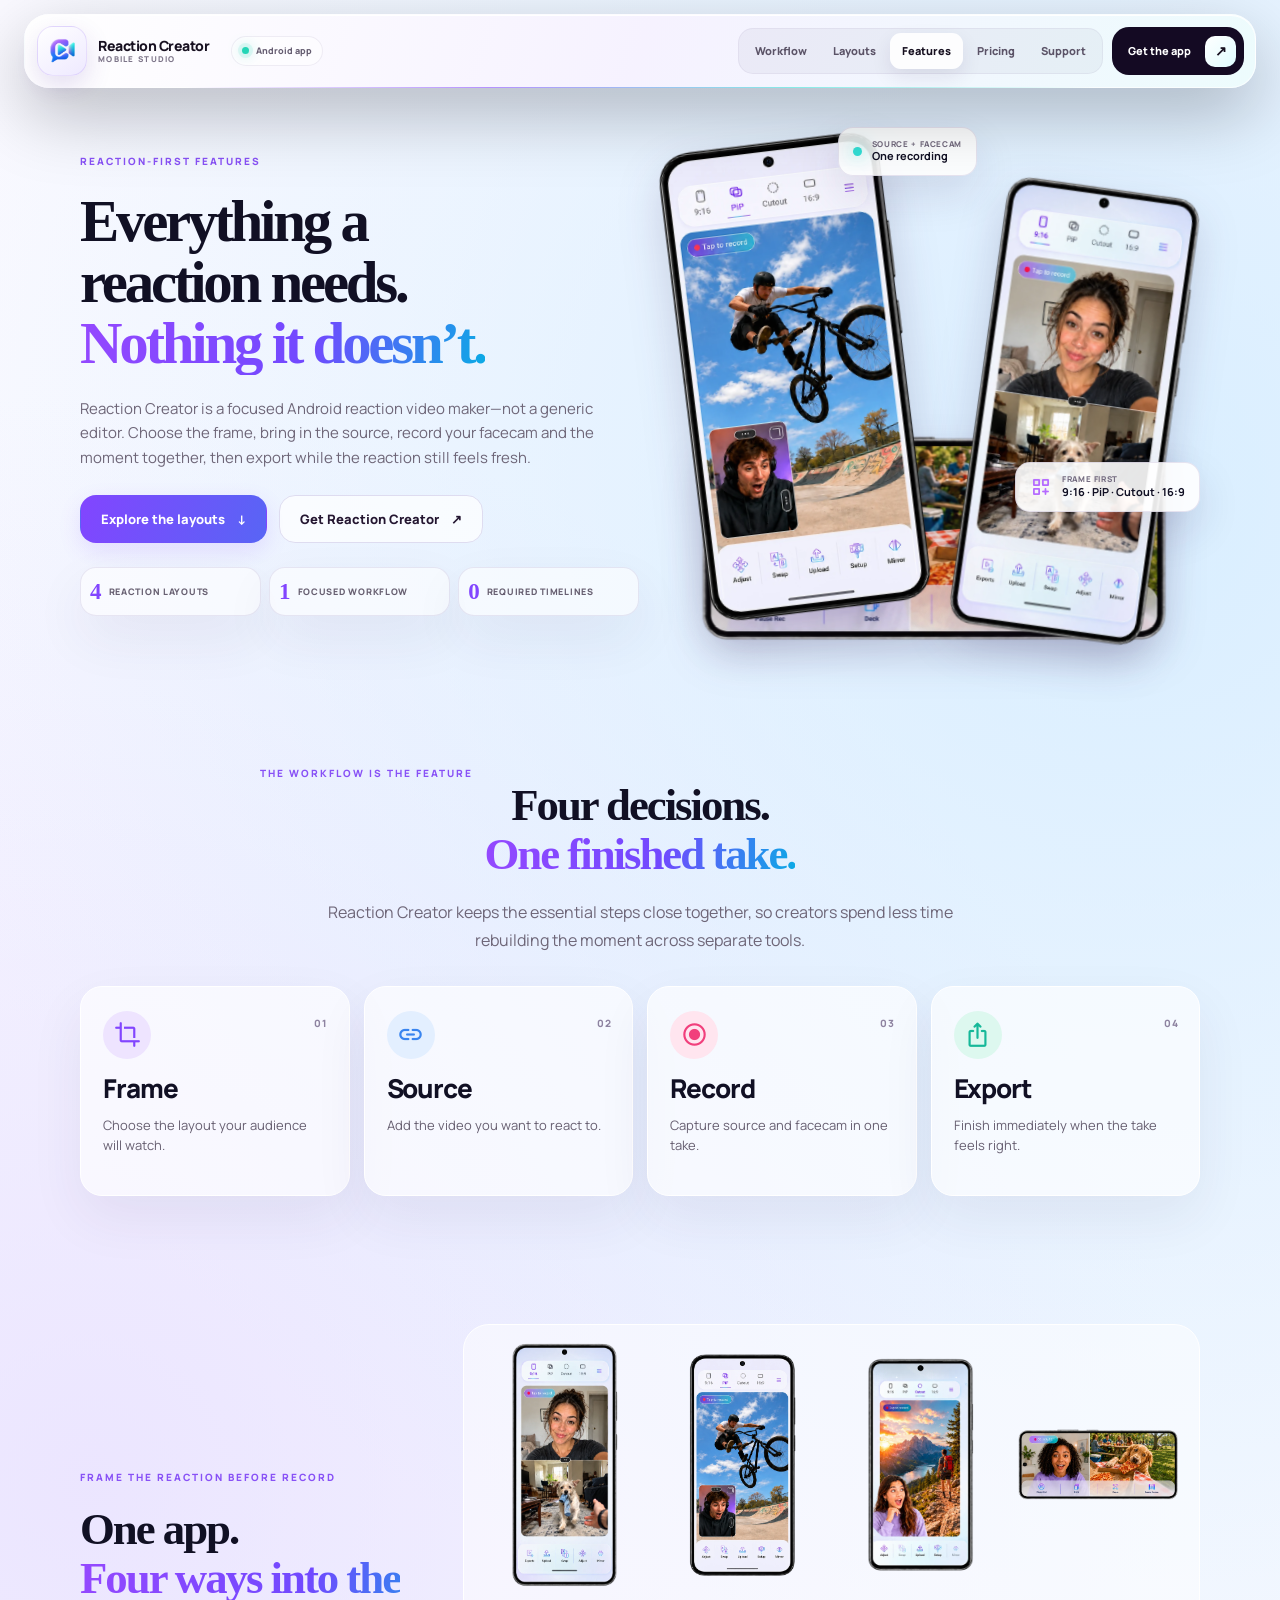
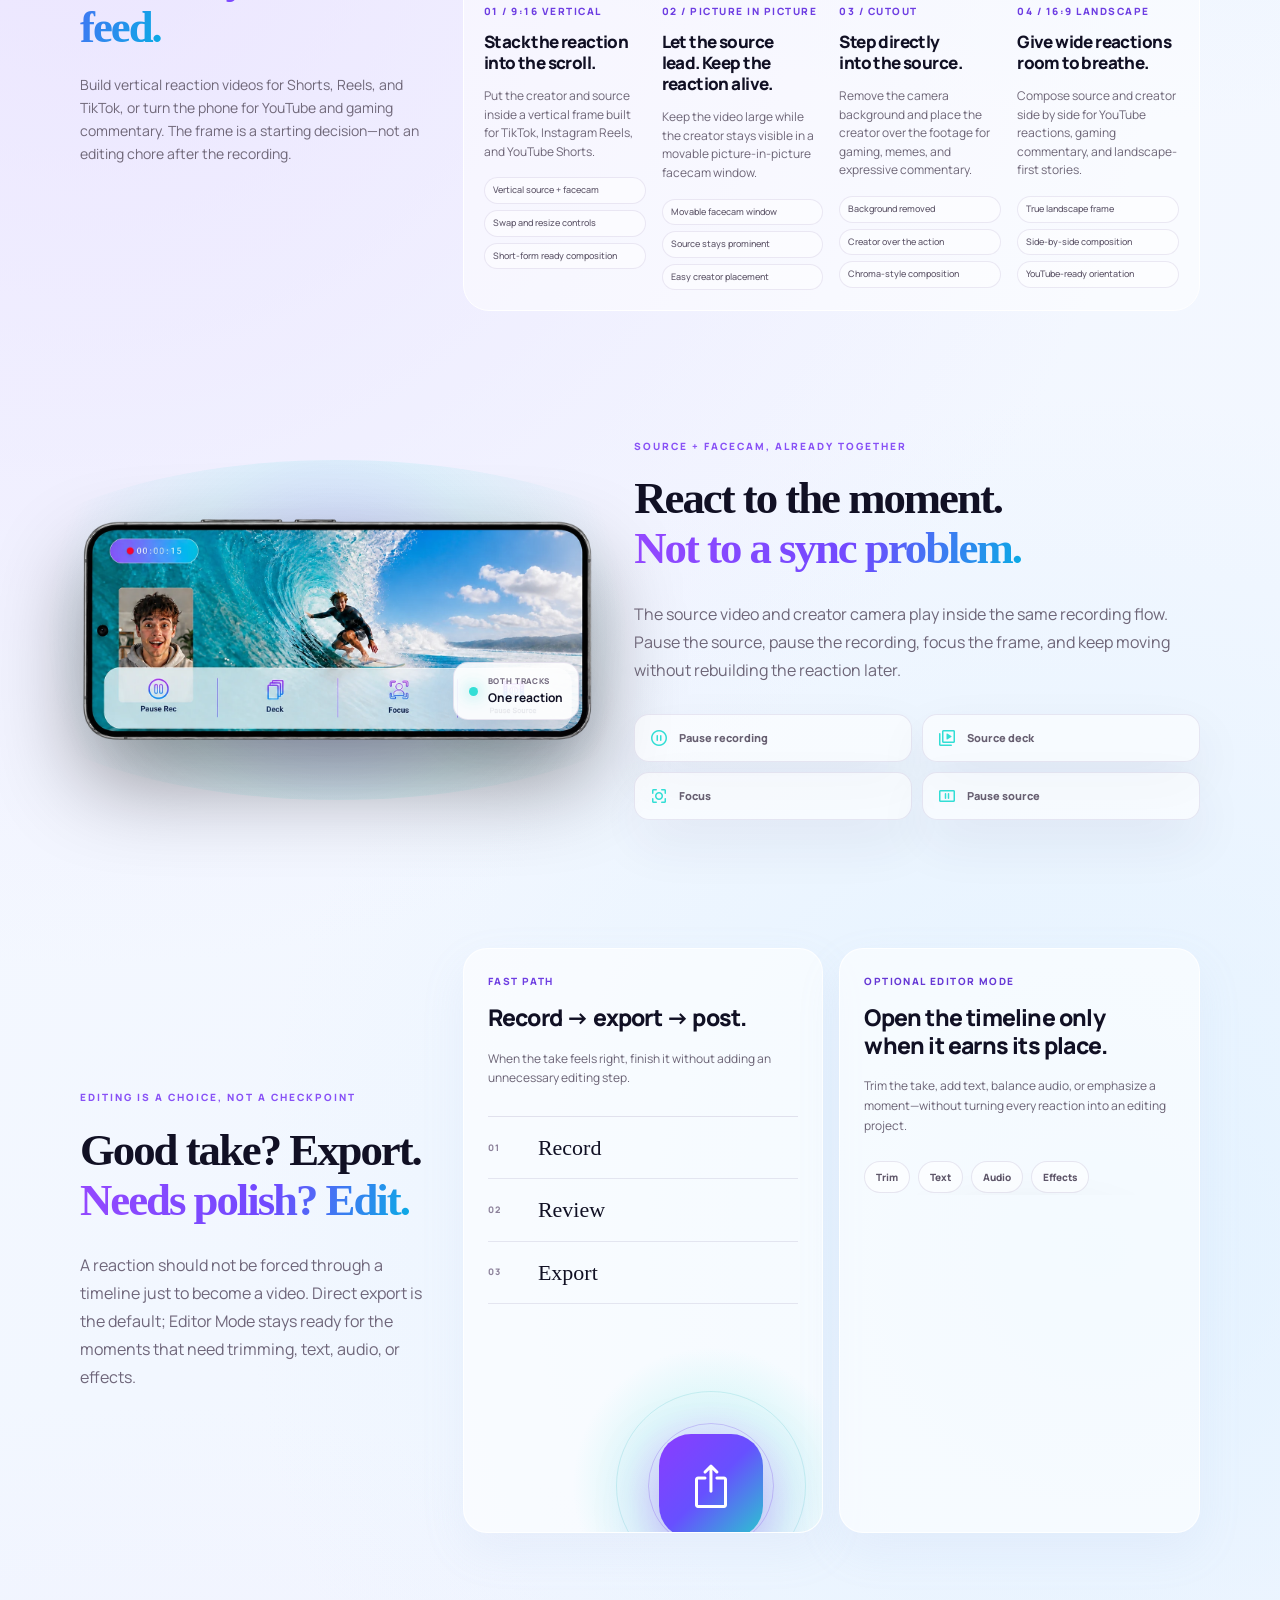
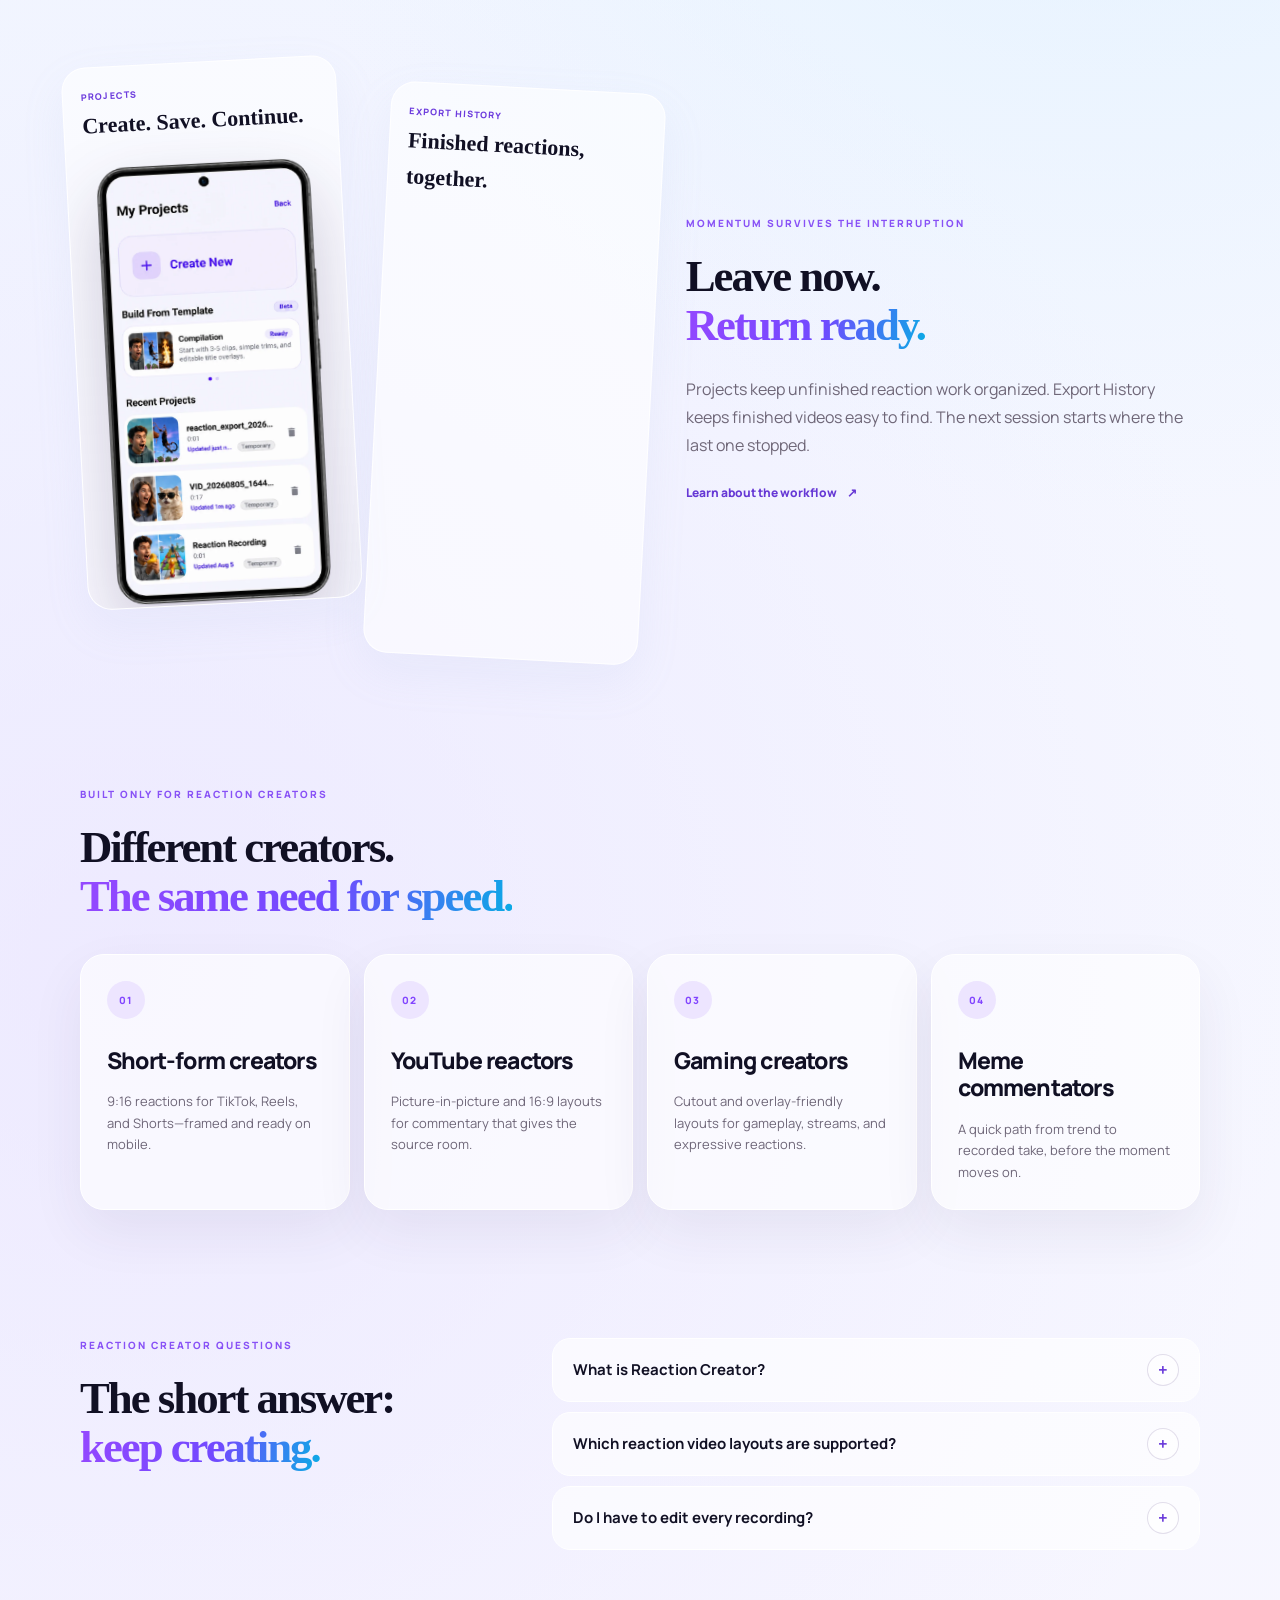
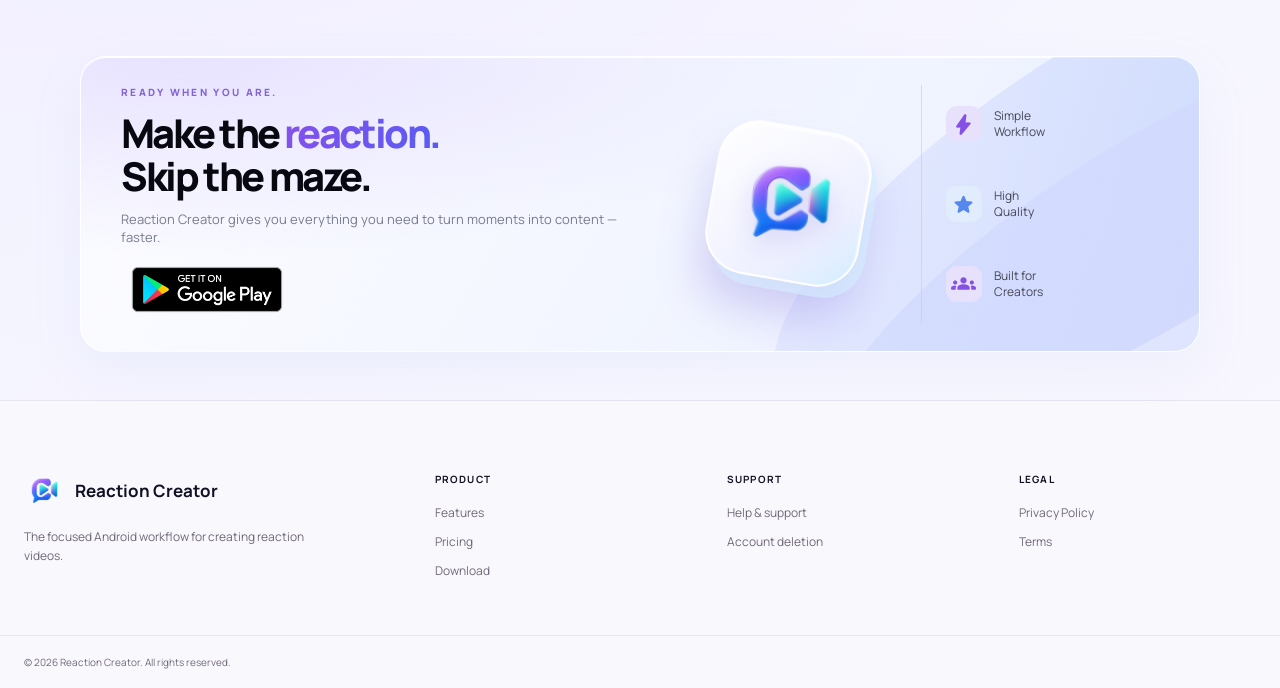
<file: features/index.html>
<!doctype html>
<html lang="en" class="no-gsap">
<head>
  <meta charset="utf-8">
  <meta name="viewport" content="width=device-width, initial-scale=1">
  <meta name="theme-color" content="#f8f7fc">
  <title>Reaction Video Maker Features | Reaction Creator for Android</title>
  <meta name="description" content="Explore Reaction Creator: a fast Android reaction video maker with 9:16 and 16:9 layouts, picture-in-picture, cutout, synced source and facecam recording, direct export, optional editing, projects, and export history.">
  <link rel="canonical" href="https://www.reactioncreator.com/features/">
  <script>if(window.location.pathname.endsWith('/index.html')){const p=window.location.pathname.slice(0,-'index.html'.length)||'/features/';window.history.replaceState(null,'',p+window.location.search+window.location.hash)}</script>
  <meta property="og:type" content="website"><meta property="og:site_name" content="Reaction Creator">
  <meta property="og:title" content="Reaction Video Maker Features | Reaction Creator">
  <meta property="og:description" content="Choose the frame, add the source, record the reaction, and export—inside one focused Android workflow.">
  <meta property="og:url" content="https://www.reactioncreator.com/features/">
  <meta property="og:image" content="https://www.reactioncreator.com/assets/img/social-preview.webp">
  <meta property="og:image:width" content="1200"><meta property="og:image:height" content="630">
  <meta name="twitter:card" content="summary_large_image">
  <meta name="twitter:title" content="Reaction Video Maker Features | Reaction Creator">
  <meta name="twitter:description" content="A reaction-first mobile workflow for 9:16, 16:9, PiP, cutout, recording, editing, and export.">
  <link rel="icon" type="image/webp" href="/assets/img/favicon.webp"><link rel="apple-touch-icon" href="/assets/img/favicon.webp">
  <link rel="preload" as="image" type="image/webp" href="/Images/isolated-pip-bmx-20260901.webp" fetchpriority="high">
  <link rel="preload" as="image" type="image/webp" href="/Images/isolated-916-woman-dog-20260901.webp" fetchpriority="high">
  <link rel="preconnect" href="https://fonts.googleapis.com"><link rel="preconnect" href="https://fonts.gstatic.com" crossorigin>
  <link rel="stylesheet" href="https://fonts.googleapis.com/css2?family=Manrope:wght@400;500;600;700;800&amp;display=swap">
  <link rel="stylesheet" href="https://fonts.googleapis.com/css2?family=Material+Symbols+Rounded:opsz,wght,FILL,GRAD@24,500,0,0">
  <link rel="stylesheet" href="/assets/css/features-v3.css?v=20260906-light1">
  <link rel="stylesheet" href="/assets/css/internal-ui.css?v=20260910-1">
  <link rel="stylesheet" href="/assets/css/features-polish.css?v=20260910-mockup">
  <script type="application/ld+json">{"@context":"https://schema.org","@type":"SoftwareApplication","name":"Reaction Creator","url":"https://www.reactioncreator.com/features/","applicationCategory":"MultimediaApplication","operatingSystem":"Android","description":"A mobile reaction video maker for recording source video and facecam together in 9:16, 16:9, picture-in-picture, and cutout layouts, with direct export and optional editing.","image":"https://www.reactioncreator.com/assets/img/social-preview.webp","downloadUrl":"https://play.google.com/store/apps/details?id=com.reaction.reactioncreator","offers":{"@type":"Offer","price":"0","priceCurrency":"USD"}}</script>
  <script type="application/ld+json">{"@context":"https://schema.org","@type":"FAQPage","mainEntity":[{"@type":"Question","name":"What is Reaction Creator?","acceptedAnswer":{"@type":"Answer","text":"Reaction Creator is an Android reaction video maker built around a focused mobile workflow: choose a layout, add a source, record the source and facecam together, then export."}},{"@type":"Question","name":"Which reaction video layouts are supported?","acceptedAnswer":{"@type":"Answer","text":"Reaction Creator supports vertical 9:16, landscape 16:9, picture-in-picture, and cutout reaction layouts for Shorts, Reels, TikTok, YouTube, gaming, memes, and commentary."}},{"@type":"Question","name":"Do I have to edit every reaction video?","acceptedAnswer":{"@type":"Answer","text":"No. A good recording can move directly to export. Editor Mode is available when a take needs trimming, text, audio adjustments, or effects."}}]}</script>
  <link rel="stylesheet" href="/assets/css/download-banner.css?v=20260910-1">
</head>
<body class="features-page">
  <a class="skip-link" href="#main">Skip to content</a>
  <div class="page-progress" aria-hidden="true"><span data-page-progress></span></div>
  <div class="feature-atmosphere" data-atmosphere aria-hidden="true">
    <div class="feature-palette feature-palette--hero" data-palette></div><div class="feature-palette feature-palette--flow" data-palette></div><div class="feature-palette feature-palette--layouts" data-palette></div><div class="feature-palette feature-palette--record" data-palette></div><div class="feature-palette feature-palette--edit" data-palette></div><div class="feature-palette feature-palette--library" data-palette></div><div class="feature-palette feature-palette--final" data-palette></div>
    <div class="atmosphere-wash"></div><div class="atmosphere-field"><span class="field-ring field-ring--a"></span><span class="field-ring field-ring--b"></span><span class="field-ring field-ring--c"></span><span class="field-dot field-dot--a"></span><span class="field-dot field-dot--b"></span></div>
  </div>
  <header class="site-header" data-header>
    <nav class="nav shell" aria-label="Main navigation">
      <a class="brand" href="/" aria-label="Reaction Creator home"><span class="brand-mark" aria-hidden="true"><img src="/assets/img/favicon.webp" alt="" width="512" height="512" decoding="async"></span><span class="brand-lockup"><strong>Reaction Creator</strong><small>Mobile studio</small></span></a>
      <span class="nav-status" aria-label="Available for Android"><i aria-hidden="true"></i>Android app</span>
      <button class="nav-toggle" type="button" aria-controls="site-menu" aria-expanded="false" data-nav-toggle><span class="nav-toggle-icon" aria-hidden="true"><i></i><i></i></span><span class="sr-only">Open menu</span></button>
      <div class="nav-menu" id="site-menu" data-nav-menu><div class="nav-links"><a href="/#workflow">Workflow</a><a href="/#layouts">Layouts</a><a href="/features/" aria-current="page">Features</a><a href="/pricing/">Pricing</a><a href="/support/">Support</a></div><a class="nav-download" href="https://play.google.com/store/apps/details?id=com.reaction.reactioncreator"><span>Get the app</span><i aria-hidden="true">↗</i></a></div>
    </nav>
  </header>

  <main id="main">
    <section class="feature-hero" data-scene="hero">
      <div class="hero-gridline" aria-hidden="true"></div>
      <div class="shell feature-hero__layout">
        <div class="feature-hero__copy">
          <p class="kicker kicker--light"><span></span>Reaction-first features</p>
          <h1><span>Everything a reaction needs.</span><br><em>Nothing it doesn’t.</em></h1>
          <p class="feature-hero__lede">Reaction Creator is a focused Android reaction video maker—not a generic editor. Choose the frame, bring in the source, record your facecam and the moment together, then export while the reaction still feels fresh.</p>
          <div class="hero-actions"><a class="button button--primary" href="#layouts">Explore the layouts <span aria-hidden="true">↓</span></a><a class="button button--ghost" href="https://play.google.com/store/apps/details?id=com.reaction.reactioncreator">Get Reaction Creator <span aria-hidden="true">↗</span></a></div>
          <ul class="hero-signals" aria-label="Core app capabilities"><li><strong>4</strong><span>reaction layouts</span></li><li><strong>1</strong><span>focused workflow</span></li><li><strong>0</strong><span>required timelines</span></li></ul>
        </div>
        <div class="feature-hero__visual" aria-label="Reaction Creator layouts for vertical, picture-in-picture, and landscape reaction videos">
          <div class="hero-orbit" aria-hidden="true"></div>
          <figure class="hero-device hero-device--back" aria-hidden="true"><span class="device-crop crop-916-woman-dog"><img src="/Images/isolated-916-woman-dog-20260901.webp" alt="" width="1086" height="1448" fetchpriority="high" decoding="async"></span></figure>
          <figure class="hero-device hero-device--wide" aria-hidden="true"><span class="device-crop crop-169-dog"><img src="/Images/isolated-169-dog-20260901.webp" alt="" width="1375" height="1042" fetchpriority="high" decoding="async"></span></figure>
          <figure class="hero-device hero-device--front"><span class="device-crop crop-pip-bmx"><img src="/Images/isolated-pip-bmx-20260901.webp" alt="Reaction Creator picture-in-picture layout recording a creator reacting to a BMX video" width="1086" height="1448" fetchpriority="high" decoding="async"></span></figure>
          <span class="feature-chip feature-chip--layout"><i class="material-symbols-rounded" aria-hidden="true">dashboard_customize</i><span><small>Frame first</small><strong>9:16 · PiP · Cutout · 16:9</strong></span></span>
          <span class="feature-chip feature-chip--sync"><i aria-hidden="true"></i><span><small>Source + facecam</small><strong>One recording</strong></span></span>
        </div>
      </div>
      <div class="creator-strip" aria-label="Built for reaction creators"><div class="creator-strip__track"><span>Shorts</span><i></i><span>YouTube reactions</span><i></i><span>Gaming commentary</span><i></i><span>Meme reactions</span><i></i><span>Reels &amp; TikTok</span><i></i><span aria-hidden="true">Shorts</span><i aria-hidden="true"></i><span aria-hidden="true">YouTube reactions</span><i aria-hidden="true"></i><span aria-hidden="true">Gaming commentary</span><i aria-hidden="true"></i><span aria-hidden="true">Meme reactions</span><i aria-hidden="true"></i><span aria-hidden="true">Reels &amp; TikTok</span><i aria-hidden="true"></i></div></div>
    </section>

    <section class="feature-flow" id="workflow" data-scene="flow">
      <div class="shell">
        <header class="section-intro section-intro--light" data-reveal><p class="kicker kicker--light"><span></span>The workflow is the feature</p><h2>Four decisions.<br><em>One finished take.</em></h2><p>Reaction Creator keeps the essential steps close together, so creators spend less time rebuilding the moment across separate tools.</p></header>
        <ol class="flow-line" aria-label="Reaction Creator workflow" data-flow-line><li data-flow-step><small>01</small><strong>Frame</strong><span>Choose the layout your audience will watch.</span></li><li data-flow-step><small>02</small><strong>Source</strong><span>Add the video you want to react to.</span></li><li data-flow-step><small>03</small><strong>Record</strong><span>Capture source and facecam in one take.</span></li><li data-flow-step><small>04</small><strong>Export</strong><span>Finish immediately when the take feels right.</span></li></ol>
      </div>
    </section>

    <section class="layout-lab" id="layouts" data-scene="layouts">
      <div class="shell layout-lab__heading" data-reveal><div><p class="kicker"><span></span>Frame the reaction before record</p><h2>One app.<br><em>Four ways into the feed.</em></h2></div><p>Build vertical reaction videos for Shorts, Reels, and TikTok, or turn the phone for YouTube and gaming commentary. The frame is a starting decision—not an editing chore after the recording.</p></div>
      <div class="shell layout-story" data-layout-story>
        <div class="layout-story__visual"><div class="layout-stage" data-layout-stage="0">
          <figure class="layout-device is-active" data-layout-device="0"><span class="device-crop crop-916-woman-dog"><img src="/Images/isolated-916-woman-dog-20260901.webp" alt="9:16 vertical reaction video layout in Reaction Creator" width="1086" height="1448" loading="lazy" decoding="async"></span></figure>
          <figure class="layout-device" data-layout-device="1"><span class="device-crop crop-pip-bmx"><img src="/Images/isolated-pip-bmx-20260901.webp" alt="Picture-in-picture reaction layout in Reaction Creator" width="1086" height="1448" loading="lazy" decoding="async"></span></figure>
          <figure class="layout-device layout-device--cutout" data-layout-device="2"><span class="device-crop crop-cutout-hiking"><img src="/Images/isolated-cutout-hiking-20260901.webp" alt="Cutout reaction layout placing the creator over the source video" width="1448" height="1086" loading="lazy" decoding="async"></span></figure>
          <figure class="layout-device layout-device--wide" data-layout-device="3"><span class="device-crop crop-169-dog"><img src="/Images/isolated-169-dog-20260901.webp" alt="16:9 landscape reaction video layout for YouTube" width="1375" height="1042" loading="lazy" decoding="async"></span></figure>
          <div class="layout-stage__halo" aria-hidden="true"></div><div class="layout-stage__label" aria-hidden="true"><span data-layout-count>01</span><small>/ 04</small></div>
        </div></div>
        <div class="layout-story__steps">
          <article class="layout-step is-active" data-layout-step="0"><p class="layout-step__number">01 / 9:16 vertical</p><h3>Stack the reaction into the scroll.</h3><p>Put the creator and source inside a vertical frame built for TikTok, Instagram Reels, and YouTube Shorts.</p><ul><li>Vertical source + facecam</li><li>Swap and resize controls</li><li>Short-form ready composition</li></ul><figure class="layout-step__mobile"><span class="device-crop crop-916-woman-dog"><img src="/Images/isolated-916-woman-dog-20260901.webp" alt="9:16 vertical reaction video layout" width="1086" height="1448" loading="lazy" decoding="async"></span></figure></article>
          <article class="layout-step" data-layout-step="1"><p class="layout-step__number">02 / Picture in picture</p><h3>Let the source lead. Keep the reaction alive.</h3><p>Keep the video large while the creator stays visible in a movable picture-in-picture facecam window.</p><ul><li>Movable facecam window</li><li>Source stays prominent</li><li>Easy creator placement</li></ul><figure class="layout-step__mobile"><span class="device-crop crop-pip-bmx"><img src="/Images/isolated-pip-bmx-20260901.webp" alt="Picture-in-picture reaction layout" width="1086" height="1448" loading="lazy" decoding="async"></span></figure></article>
          <article class="layout-step" data-layout-step="2"><p class="layout-step__number">03 / Cutout</p><h3>Step directly into the source.</h3><p>Remove the camera background and place the creator over the footage for gaming, memes, and expressive commentary.</p><ul><li>Background removed</li><li>Creator over the action</li><li>Chroma-style composition</li></ul><figure class="layout-step__mobile layout-step__mobile--cutout"><span class="device-crop crop-cutout-hiking"><img src="/Images/isolated-cutout-hiking-20260901.webp" alt="Cutout creator reaction layout" width="1448" height="1086" loading="lazy" decoding="async"></span></figure></article>
          <article class="layout-step" data-layout-step="3"><p class="layout-step__number">04 / 16:9 landscape</p><h3>Give wide reactions room to breathe.</h3><p>Compose source and creator side by side for YouTube reactions, gaming commentary, and landscape-first stories.</p><ul><li>True landscape frame</li><li>Side-by-side composition</li><li>YouTube-ready orientation</li></ul><figure class="layout-step__mobile layout-step__mobile--wide"><span class="device-crop crop-169-dog"><img src="/Images/isolated-169-dog-20260901.webp" alt="16:9 landscape reaction layout" width="1375" height="1042" loading="lazy" decoding="async"></span></figure></article>
        </div>
      </div>
    </section>

    <section class="record-together" id="record" data-scene="record"><div class="shell record-together__layout">
      <div class="record-together__copy" data-reveal><p class="kicker kicker--light"><span></span>Source + facecam, already together</p><h2>React to the moment.<br><em>Not to a sync problem.</em></h2><p>The source video and creator camera play inside the same recording flow. Pause the source, pause the recording, focus the frame, and keep moving without rebuilding the reaction later.</p><div class="control-list" aria-label="Recording controls"><span><i class="material-symbols-rounded" aria-hidden="true">pause_circle</i>Pause recording</span><span><i class="material-symbols-rounded" aria-hidden="true">video_library</i>Source deck</span><span><i class="material-symbols-rounded" aria-hidden="true">center_focus_strong</i>Focus</span><span><i class="material-symbols-rounded" aria-hidden="true">pause_presentation</i>Pause source</span></div></div>
      <figure class="record-together__device"><span class="device-crop crop-pip-landscape"><img src="/Images/isolated-pip-landscape-20260901.webp" alt="Reaction Creator recording a landscape source and facecam together with pause and focus controls" width="1448" height="1086" loading="lazy" decoding="async"></span><figcaption><i aria-hidden="true"></i><span><small>Both tracks</small><strong>One reaction</strong></span></figcaption></figure>
    </div></section>

    <section class="fast-finish" id="export" data-scene="edit"><div class="shell fast-finish__heading" data-reveal><p class="kicker"><span></span>Editing is a choice, not a checkpoint</p><h2>Good take? Export.<br><em>Needs polish? Edit.</em></h2><p>A reaction should not be forced through a timeline just to become a video. Direct export is the default; Editor Mode stays ready for the moments that need trimming, text, audio, or effects.</p></div>
      <div class="shell finish-paths">
        <article class="finish-card finish-card--export" data-reveal><div class="finish-card__copy"><p class="finish-card__label">Fast path</p><h3>Record → export → post.</h3><p>When the take feels right, finish it without adding an unnecessary editing step.</p><ol><li><span>01</span>Record</li><li><span>02</span>Review</li><li><span>03</span>Export</li></ol></div><div class="export-pulse" aria-hidden="true"><i class="material-symbols-rounded">ios_share</i><span></span><span></span></div></article>
        <article class="finish-card finish-card--editor" data-reveal><div class="finish-card__copy"><p class="finish-card__label">Optional Editor Mode</p><h3>Open the timeline only when it earns its place.</h3><p>Trim the take, add text, balance audio, or emphasize a moment—without turning every reaction into an editing project.</p><ul><li>Trim</li><li>Text</li><li>Audio</li><li>Effects</li></ul></div><figure class="editor-device"><img src="/Images/editor-phone-only.webp" alt="Reaction Creator Editor Mode with trim, text, audio, and effects controls" width="514" height="1040" loading="lazy" decoding="async"></figure></article>
      </div>
    </section>

    <section class="project-continuity" id="projects" data-scene="library"><div class="shell project-continuity__layout">
      <header class="project-continuity__copy" data-reveal><p class="kicker"><span></span>Momentum survives the interruption</p><h2>Leave now.<br><em>Return ready.</em></h2><p>Projects keep unfinished reaction work organized. Export History keeps finished videos easy to find. The next session starts where the last one stopped.</p><a class="text-link" href="/support/">Learn about the workflow <span aria-hidden="true">↗</span></a></header>
      <div class="library-stack"><article class="library-card library-card--projects"><div><small>Projects</small><strong>Create. Save. Continue.</strong></div><figure><span class="device-crop crop-projects"><img src="/Images/isolated-projects-20260901.webp" alt="Reaction Creator projects screen with saved and recent reaction videos" width="1086" height="1448" loading="lazy" decoding="async"></span></figure></article><article class="library-card library-card--history"><div><small>Export history</small><strong>Finished reactions, together.</strong></div><figure><span class="device-crop crop-export-history"><img src="/Images/isolated-export-history-20260901.webp" alt="Reaction Creator export history showing finished reaction videos" width="1086" height="1448" loading="lazy" decoding="async"></span></figure></article></div>
    </div></section>

    <section class="creator-fit" data-scene="final"><div class="shell"><header class="creator-fit__heading" data-reveal><p class="kicker kicker--light"><span></span>Built only for reaction creators</p><h2>Different creators.<br><em>The same need for speed.</em></h2></header><div class="creator-fit__grid"><article data-reveal><span>01</span><h3>Short-form creators</h3><p>9:16 reactions for TikTok, Reels, and Shorts—framed and ready on mobile.</p></article><article data-reveal><span>02</span><h3>YouTube reactors</h3><p>Picture-in-picture and 16:9 layouts for commentary that gives the source room.</p></article><article data-reveal><span>03</span><h3>Gaming creators</h3><p>Cutout and overlay-friendly layouts for gameplay, streams, and expressive reactions.</p></article><article data-reveal><span>04</span><h3>Meme commentators</h3><p>A quick path from trend to recorded take, before the moment moves on.</p></article></div></div></section>

    <section class="feature-faq" aria-labelledby="feature-faq-title" data-scene="final"><div class="shell feature-faq__layout"><div class="feature-faq__heading" data-reveal><p class="kicker kicker--light"><span></span>Reaction Creator questions</p><h2 id="feature-faq-title">The short answer:<br><em>keep creating.</em></h2></div><div class="feature-faq__list"><details data-reveal><summary>What is Reaction Creator?<span aria-hidden="true">+</span></summary><p>Reaction Creator is an Android reaction video maker built around one focused flow: choose a layout, add a source, record the source and facecam together, then export.</p></details><details data-reveal><summary>Which reaction video layouts are supported?<span aria-hidden="true">+</span></summary><p>Choose 9:16 vertical, 16:9 landscape, picture-in-picture, or Cutout for Shorts, Reels, TikTok, YouTube reactions, gaming, memes, and commentary.</p></details><details data-reveal><summary>Do I have to edit every recording?<span aria-hidden="true">+</span></summary><p>No. A good take can move directly to export. Editor Mode is there when the reaction needs trimming, text, audio adjustments, or effects.</p></details></div></div></section>

    <section class="shared-download" id="download">
      <div class="shell download-panel download-refresh">
        <div class="download-copy" data-reveal>
          <p class="kicker kicker-light"><span></span>Ready when you are.</p>
          <h2>Make the <br><em>reaction.</em><br><span>Skip the maze.</span></h2>
          <p>Reaction Creator gives you everything you need to turn moments into content — faster.</p>
          <div class="download-action-row">
            <a class="play-badge" href="https://play.google.com/store/apps/details?id=com.reaction.reactioncreator" aria-label="Get Reaction Creator on Google Play"><img src="/Images/google-play-badge.webp" alt="Get it on Google Play" width="646" height="250" loading="lazy" decoding="async"></a>
            <span class="download-note"><i aria-hidden="true"></i>Free to start on Android</span>
          </div>
        </div>
        <figure class="download-mark" data-reveal>
          <div class="download-mark-visual">
            <span aria-hidden="true"></span>
            <img src="/assets/img/favicon.webp" alt="Reaction Creator app icon" width="512" height="512" loading="lazy" decoding="async">
          </div>
        </figure>
        <ul class="download-benefits" aria-label="Made for reaction creators">
          <li><span class="material-symbols-rounded" aria-hidden="true">bolt</span><span>Simple<br>Workflow</span></li>
          <li><span class="material-symbols-rounded" aria-hidden="true">star</span><span>High<br>Quality</span></li>
          <li><span class="material-symbols-rounded" aria-hidden="true">groups</span><span>Built for<br>Creators</span></li>
        </ul>
      </div>
    </section>
  </main>

  <footer class="site-footer"><div class="shell footer-grid"><div class="footer-brand"><a class="footer-lockup" href="/" aria-label="Reaction Creator home"><img src="/assets/img/favicon.webp" alt="" width="512" height="512" loading="lazy" decoding="async"><strong>Reaction Creator</strong></a><p>The focused Android workflow for creating reaction videos.</p></div><div><h3>Product</h3><div class="footer-links"><a href="/features/">Features</a><a href="/pricing/">Pricing</a><a href="https://play.google.com/store/apps/details?id=com.reaction.reactioncreator">Download</a></div></div><div><h3>Support</h3><div class="footer-links"><a href="/support/">Help &amp; support</a><a href="/account-deletion/">Account deletion</a></div></div><div><h3>Legal</h3><div class="footer-links"><a href="/privacy-policy/">Privacy Policy</a><a href="/terms/">Terms</a></div></div></div><div class="footer-bottom"><div class="shell">&copy; <span data-year></span> Reaction Creator. All rights reserved.</div></div></footer>
  <script src="/assets/js/features-v3.js?v=20260905-professional2"></script>
</body>
</html>
</file>
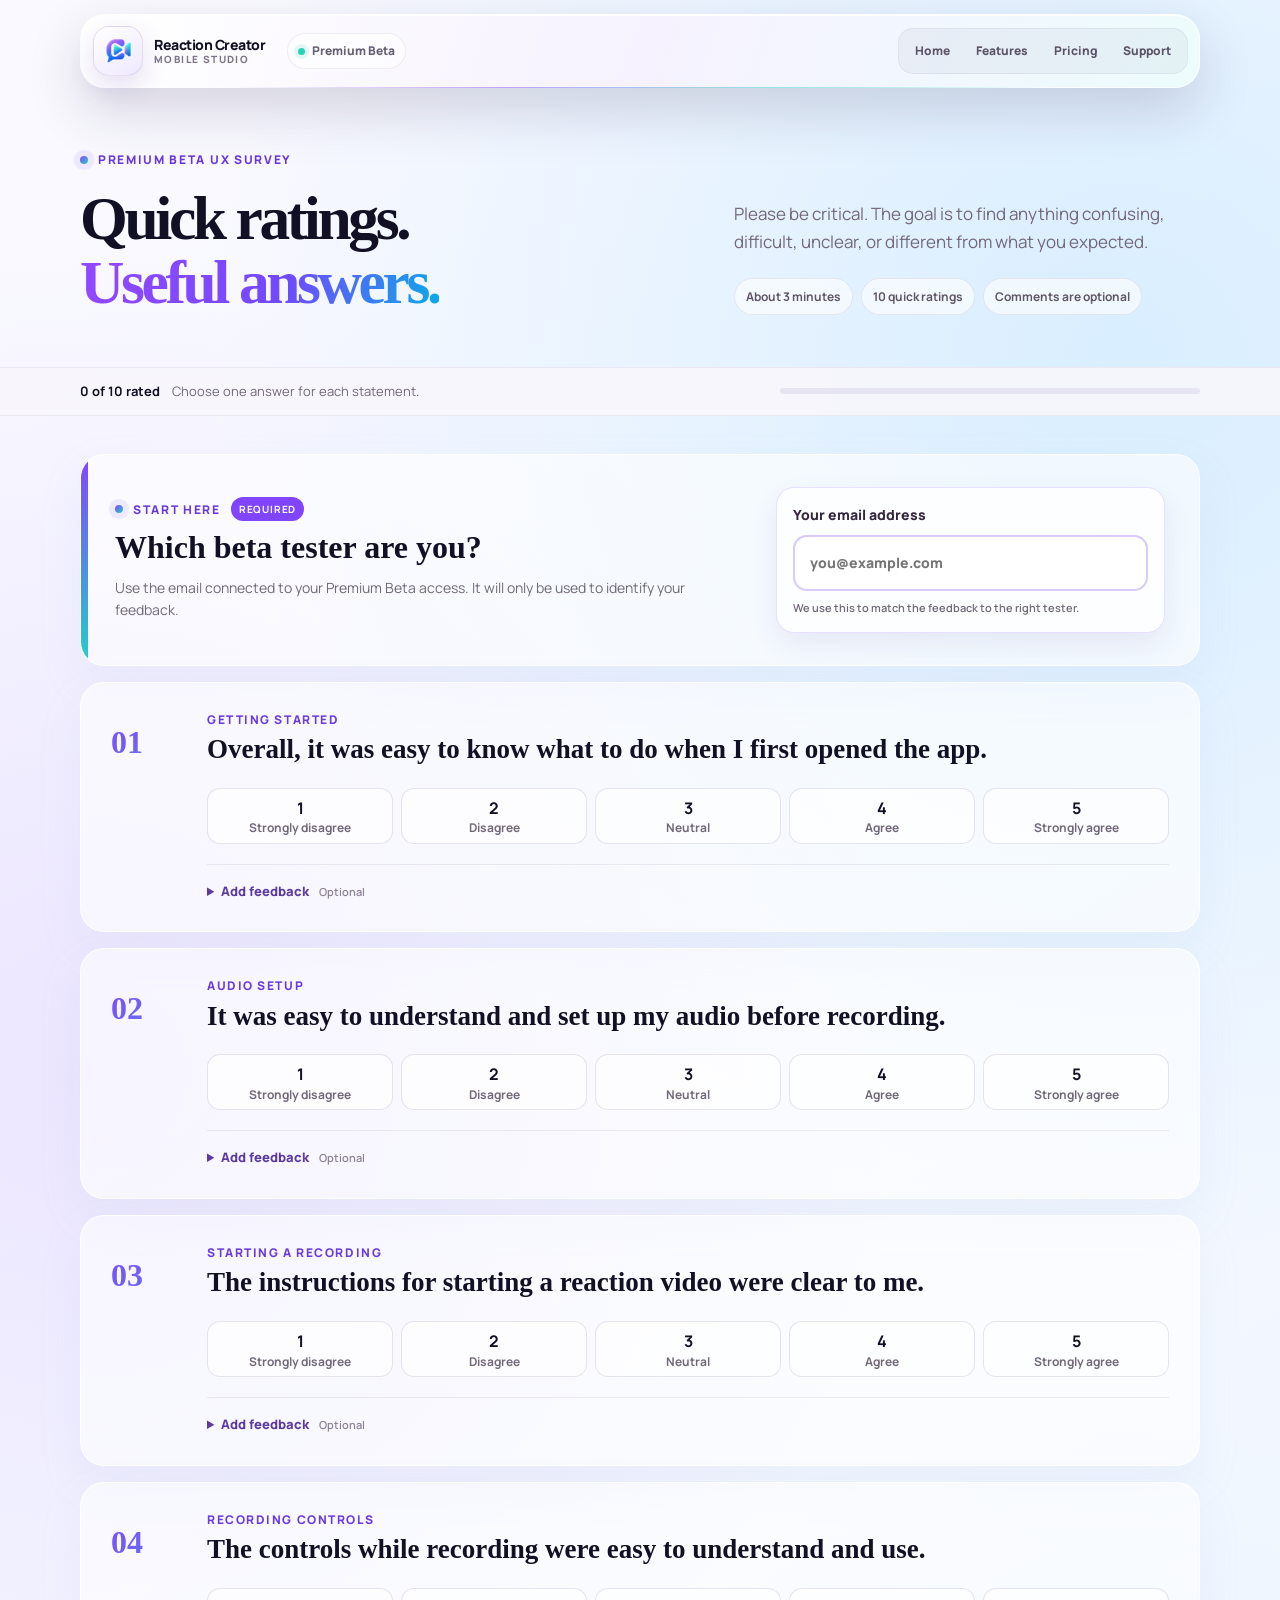
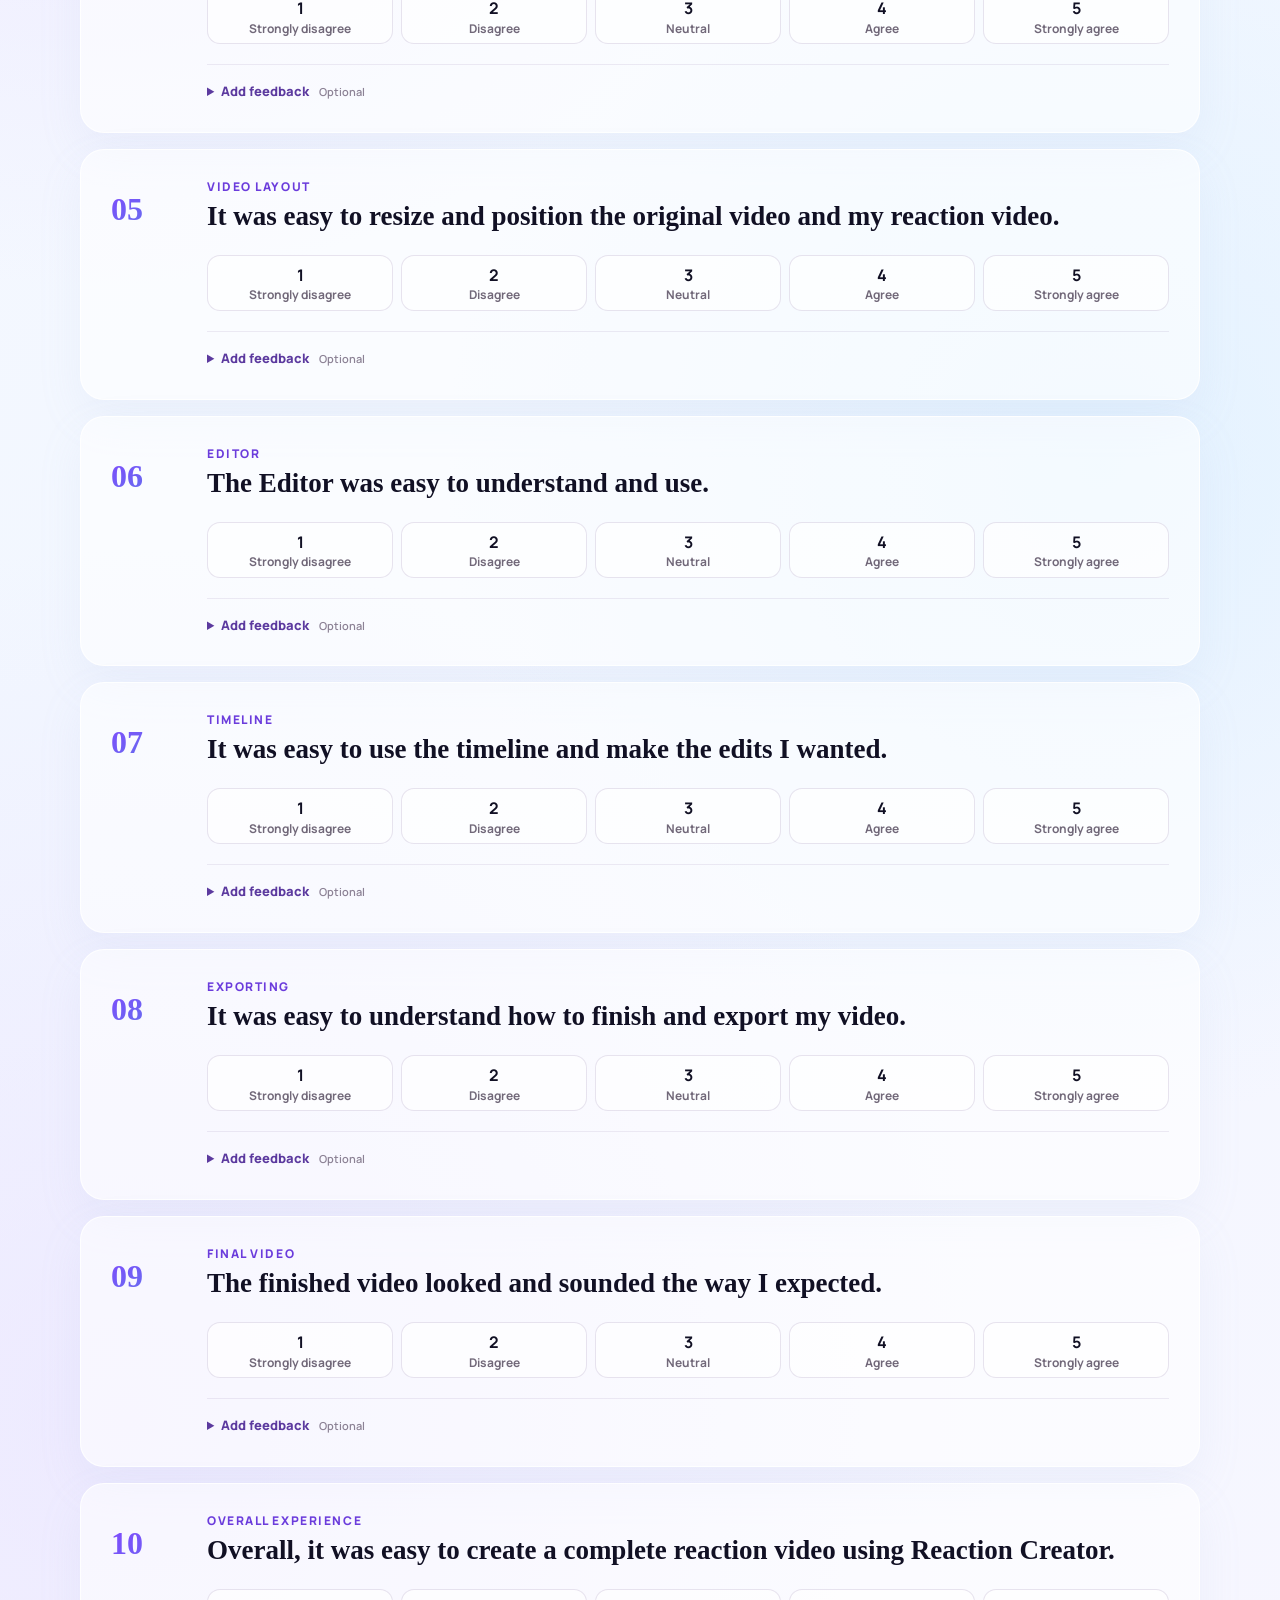
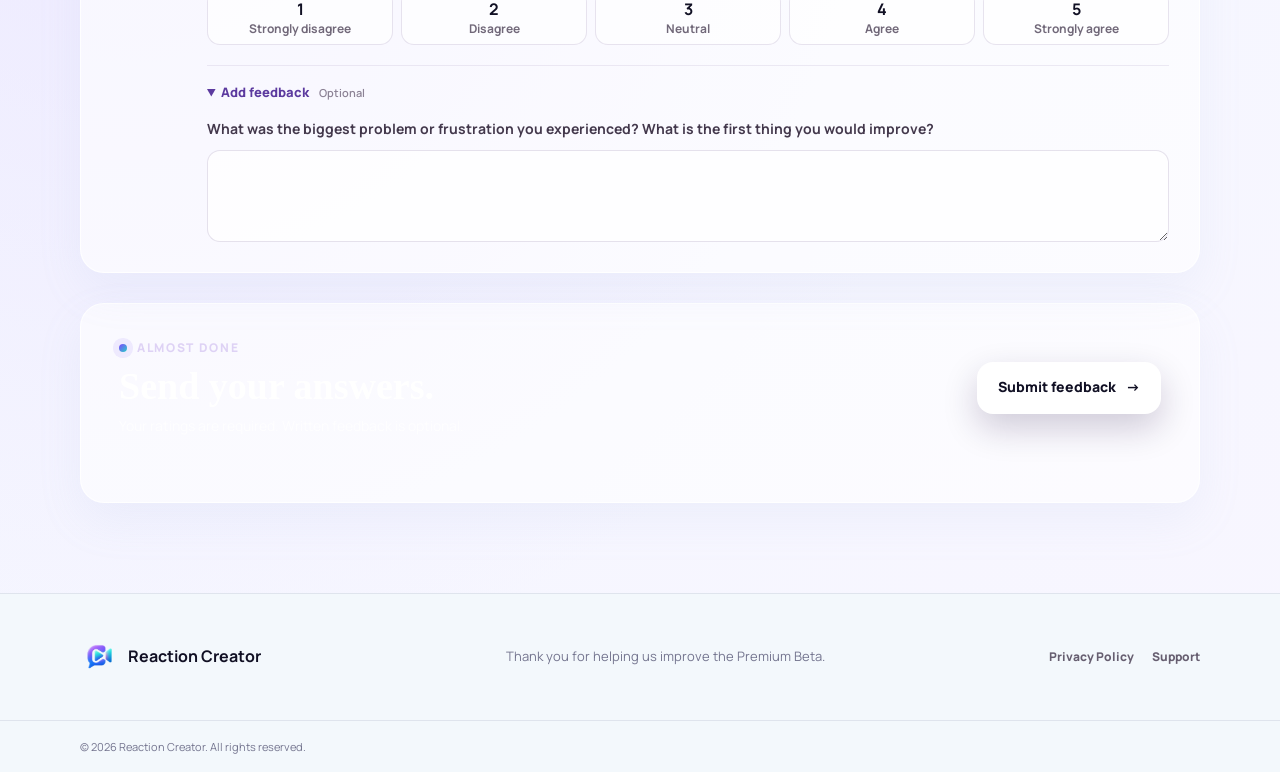
<file: feedback/index.html>
<!doctype html>
<html lang="en">
<head>
  <meta charset="utf-8">
  <meta name="viewport" content="width=device-width, initial-scale=1">
  <meta name="theme-color" content="#f8f7fc">
  <title>Reaction Creator Premium Beta UX Survey</title>
  <meta name="description" content="Share quick feedback about the Reaction Creator Premium Beta experience.">
  <meta name="robots" content="noindex, follow">
  <link rel="canonical" href="https://www.reactioncreator.com/feedback/">
  <meta property="og:type" content="website">
  <meta property="og:site_name" content="Reaction Creator">
  <meta property="og:title" content="Reaction Creator Premium Beta UX Survey">
  <meta property="og:description" content="A quick survey to help improve the Reaction Creator workflow.">
  <meta property="og:url" content="https://www.reactioncreator.com/feedback/">
  <meta property="og:image" content="https://www.reactioncreator.com/assets/img/social-preview.webp">
  <meta name="twitter:card" content="summary_large_image">
  <link rel="icon" type="image/webp" href="/assets/img/favicon.webp">
  <link rel="apple-touch-icon" href="/assets/img/favicon.webp">
  <link rel="preconnect" href="https://fonts.googleapis.com">
  <link rel="preconnect" href="https://fonts.gstatic.com" crossorigin>
  <link rel="stylesheet" href="https://fonts.googleapis.com/css2?family=Manrope:wght@400;500;600;700;800&amp;display=swap">
  <link rel="stylesheet" href="/assets/css/feedback-v2.css?v=20260907-5">
  <link rel="stylesheet" href="/assets/css/internal-ui.css?v=20260910-1">
</head>
<body>
  <a class="skip-link" href="#survey">Skip to the survey</a>

  <header class="site-header" data-header>
    <nav class="nav shell" aria-label="Main navigation">
      <a class="brand" href="/" aria-label="Reaction Creator home">
        <span class="brand-mark" aria-hidden="true"><img src="/assets/img/favicon.webp" alt="" width="512" height="512"></span>
        <span class="brand-lockup"><strong>Reaction Creator</strong><small>Mobile studio</small></span>
      </a>
      <span class="nav-status"><i aria-hidden="true"></i>Premium Beta</span>
      <button class="nav-toggle" type="button" aria-controls="site-menu" aria-expanded="false" data-nav-toggle>
        <span class="nav-toggle-icon" aria-hidden="true"><i></i><i></i></span><span class="sr-only">Open menu</span>
      </button>
      <div class="nav-menu" id="site-menu" data-nav-menu>
        <div class="nav-links"><a href="/">Home</a><a href="/features/">Features</a><a href="/pricing/">Pricing</a><a href="/support/">Support</a></div>
      </div>
    </nav>
  </header>

  <main id="survey">
    <section class="survey-intro">
      <div class="shell intro-grid">
        <div>
          <p class="kicker"><span></span>Premium Beta UX survey</p>
          <h1>Quick ratings.<br><em>Useful answers.</em></h1>
        </div>
        <div class="intro-note">
          <p>Please be critical. The goal is to find anything confusing, difficult, unclear, or different from what you expected.</p>
          <ul><li>About 3 minutes</li><li>10 quick ratings</li><li>Comments are optional</li></ul>
        </div>
      </div>
    </section>

    <div class="survey-progress" aria-live="polite">
      <div class="shell progress-inner">
        <p><strong data-completed>0 of 10 rated</strong><span>Choose one answer for each statement.</span></p>
        <div class="progress-track" role="progressbar" aria-valuemin="0" aria-valuemax="10" aria-valuenow="0" data-progress><span data-progress-bar></span></div>
      </div>
    </div>

    <form class="shell survey-form" data-survey-form novalidate>
      <section class="respondent-card" aria-labelledby="respondent-title">
        <div>
          <p class="kicker"><span></span>Start here <strong>Required</strong></p>
          <h2 id="respondent-title">Which beta tester are you?</h2>
          <p>Use the email connected to your Premium Beta access. It will only be used to identify your feedback.</p>
        </div>
        <label for="respondent-email">Your email address
          <input id="respondent-email" name="respondent-email" type="email" autocomplete="email" inputmode="email" placeholder="you@example.com" required>
          <small>We use this to match the feedback to the right tester.</small>
        </label>
      </section>

      <section class="question-card">
        <div class="question-number">01</div>
        <fieldset>
          <legend><span>Getting Started</span>Overall, it was easy to know what to do when I first opened the app.</legend>
          <div class="rating" data-rating="getting-started"></div>
          <details><summary>Add feedback <span>Optional</span></summary><label>Please specify anything that was confusing or difficult to find.<textarea name="feedback-getting-started" maxlength="700"></textarea></label></details>
        </fieldset>
      </section>

      <section class="question-card">
        <div class="question-number">02</div>
        <fieldset>
          <legend><span>Audio Setup</span>It was easy to understand and set up my audio before recording.</legend>
          <div class="rating" data-rating="audio-setup"></div>
          <details><summary>Add feedback <span>Optional</span></summary><label>Please specify any problem you had with the audio setup, volume, headphones, or phone speaker options.<textarea name="feedback-audio-setup" maxlength="700"></textarea></label></details>
        </fieldset>
      </section>

      <section class="question-card">
        <div class="question-number">03</div>
        <fieldset>
          <legend><span>Starting a Recording</span>The instructions for starting a reaction video were clear to me.</legend>
          <div class="rating" data-rating="starting-recording"></div>
          <details><summary>Add feedback <span>Optional</span></summary><label>Please specify anything that was unclear about starting the recording or the countdown.<textarea name="feedback-starting-recording" maxlength="700"></textarea></label></details>
        </fieldset>
      </section>

      <section class="question-card">
        <div class="question-number">04</div>
        <fieldset>
          <legend><span>Recording Controls</span>The controls while recording were easy to understand and use.</legend>
          <div class="rating" data-rating="recording-controls"></div>
          <details><summary>Add feedback <span>Optional</span></summary><label>Please specify any button or control that was confusing or did not behave as you expected.<textarea name="feedback-recording-controls" maxlength="700"></textarea></label></details>
        </fieldset>
      </section>

      <section class="question-card">
        <div class="question-number">05</div>
        <fieldset>
          <legend><span>Video Layout</span>It was easy to resize and position the original video and my reaction video.</legend>
          <div class="rating" data-rating="video-layout"></div>
          <details><summary>Add feedback <span>Optional</span></summary><label>Please specify any problem you had with resizing, moving, cropping, or positioning the videos.<textarea name="feedback-video-layout" maxlength="700"></textarea></label></details>
        </fieldset>
      </section>

      <section class="question-card">
        <div class="question-number">06</div>
        <fieldset>
          <legend><span>Editor</span>The Editor was easy to understand and use.</legend>
          <div class="rating" data-rating="editor"></div>
          <details><summary>Add feedback <span>Optional</span></summary><label>Please specify any editing tool, button, or action that was difficult to find or understand.<textarea name="feedback-editor" maxlength="700"></textarea></label></details>
        </fieldset>
      </section>

      <section class="question-card">
        <div class="question-number">07</div>
        <fieldset>
          <legend><span>Timeline</span>It was easy to use the timeline and make the edits I wanted.</legend>
          <div class="rating" data-rating="timeline"></div>
          <details><summary>Add feedback <span>Optional</span></summary><label>Please specify anything on the timeline that was confusing, difficult to control, or required multiple attempts.<textarea name="feedback-timeline" maxlength="700"></textarea></label></details>
        </fieldset>
      </section>

      <section class="question-card">
        <div class="question-number">08</div>
        <fieldset>
          <legend><span>Exporting</span>It was easy to understand how to finish and export my video.</legend>
          <div class="rating" data-rating="exporting"></div>
          <details><summary>Add feedback <span>Optional</span></summary><label>Please specify anything about exporting that was unclear or did not work as expected.<textarea name="feedback-exporting" maxlength="700"></textarea></label></details>
        </fieldset>
      </section>

      <section class="question-card">
        <div class="question-number">09</div>
        <fieldset>
          <legend><span>Final Video</span>The finished video looked and sounded the way I expected.</legend>
          <div class="rating" data-rating="final-video"></div>
          <details><summary>Add feedback <span>Optional</span></summary><label>Please specify any problems with audio, timing, video size, position, effects, text, quality, or anything else in the finished video.<textarea name="feedback-final-video" maxlength="700"></textarea></label></details>
        </fieldset>
      </section>

      <section class="question-card">
        <div class="question-number">10</div>
        <fieldset>
          <legend><span>Overall Experience</span>Overall, it was easy to create a complete reaction video using Reaction Creator.</legend>
          <div class="rating" data-rating="overall-experience"></div>
          <details open><summary>Add feedback <span>Optional</span></summary><label>What was the biggest problem or frustration you experienced? What is the first thing you would improve?<textarea name="feedback-overall-experience" maxlength="700"></textarea></label></details>
        </fieldset>
      </section>

      <div class="submit-panel">
        <div><p class="kicker"><span></span>Almost done</p><h2>Send your answers.</h2><p>Your ratings are required. Written feedback is optional.</p></div>
        <button class="button" type="submit">Submit feedback <span aria-hidden="true">→</span></button>
        <p class="form-error" role="alert" data-form-error></p>
      </div>
    </form>

    <section class="finish-view shell" data-finish hidden tabindex="-1">
      <div class="finish-copy">
        <span class="finish-check" aria-hidden="true">✓</span>
        <p class="kicker kicker-light"><span></span>Survey complete</p>
        <h2>Thank you for your feedback.</h2>
        <p>Your answers have been submitted. Your feedback will help us make Reaction Creator clearer, faster, and easier to use.</p>
      </div>
      <div class="finish-actions">
        <a class="button" href="/">Return to home <span aria-hidden="true">→</span></a>
        <a class="finish-support" href="/support/">Visit support</a>
      </div>
      <p class="sr-only" aria-live="polite" data-status></p>
    </section>
  </main>

  <footer class="site-footer"><div class="shell footer-grid"><a class="footer-lockup" href="/"><img src="/assets/img/favicon.webp" alt="" width="512" height="512"><strong>Reaction Creator</strong></a><p>Thank you for helping us improve the Premium Beta.</p><div><a href="/privacy-policy/">Privacy Policy</a><a href="/support/">Support</a></div></div><div class="footer-bottom"><div class="shell">&copy; <span data-year></span> Reaction Creator. All rights reserved.</div></div></footer>
  <script src="/assets/js/feedback-v2.js?v=20260907-6"></script>
</body>
</html>
</file>
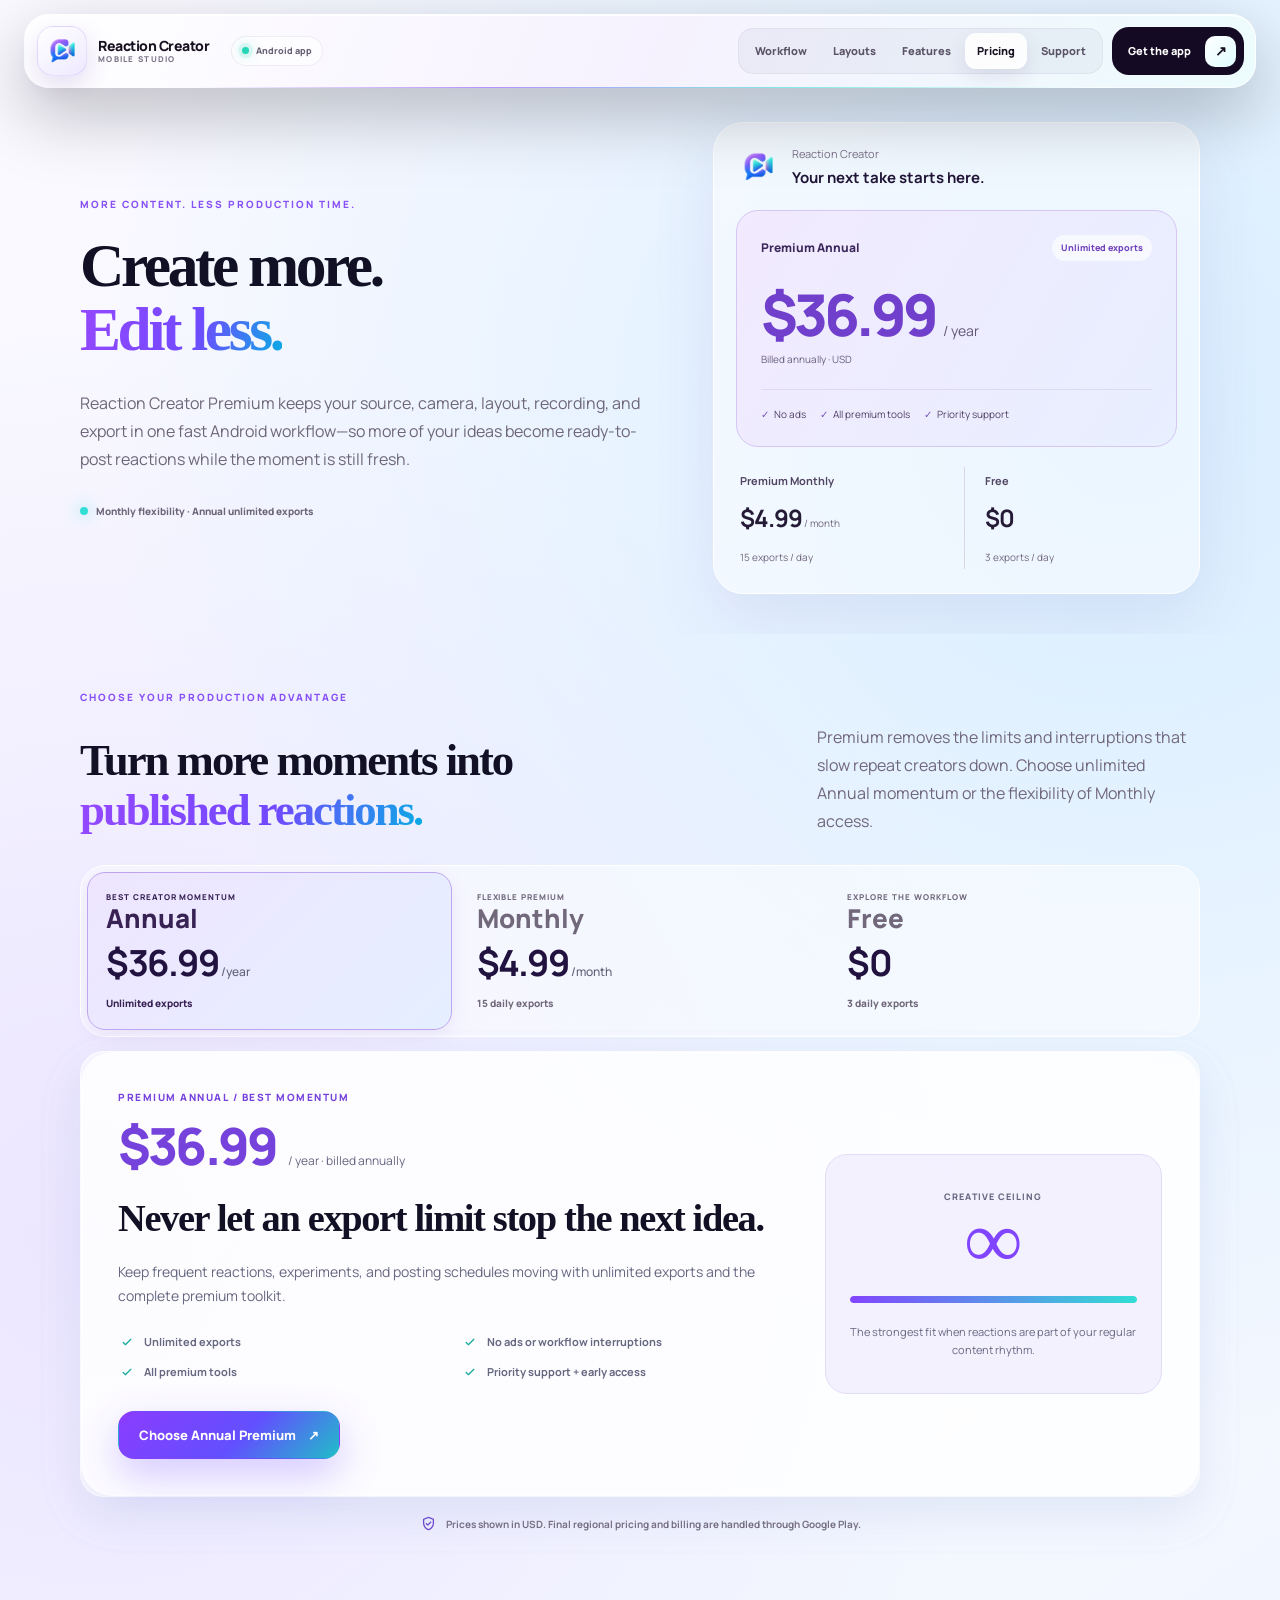
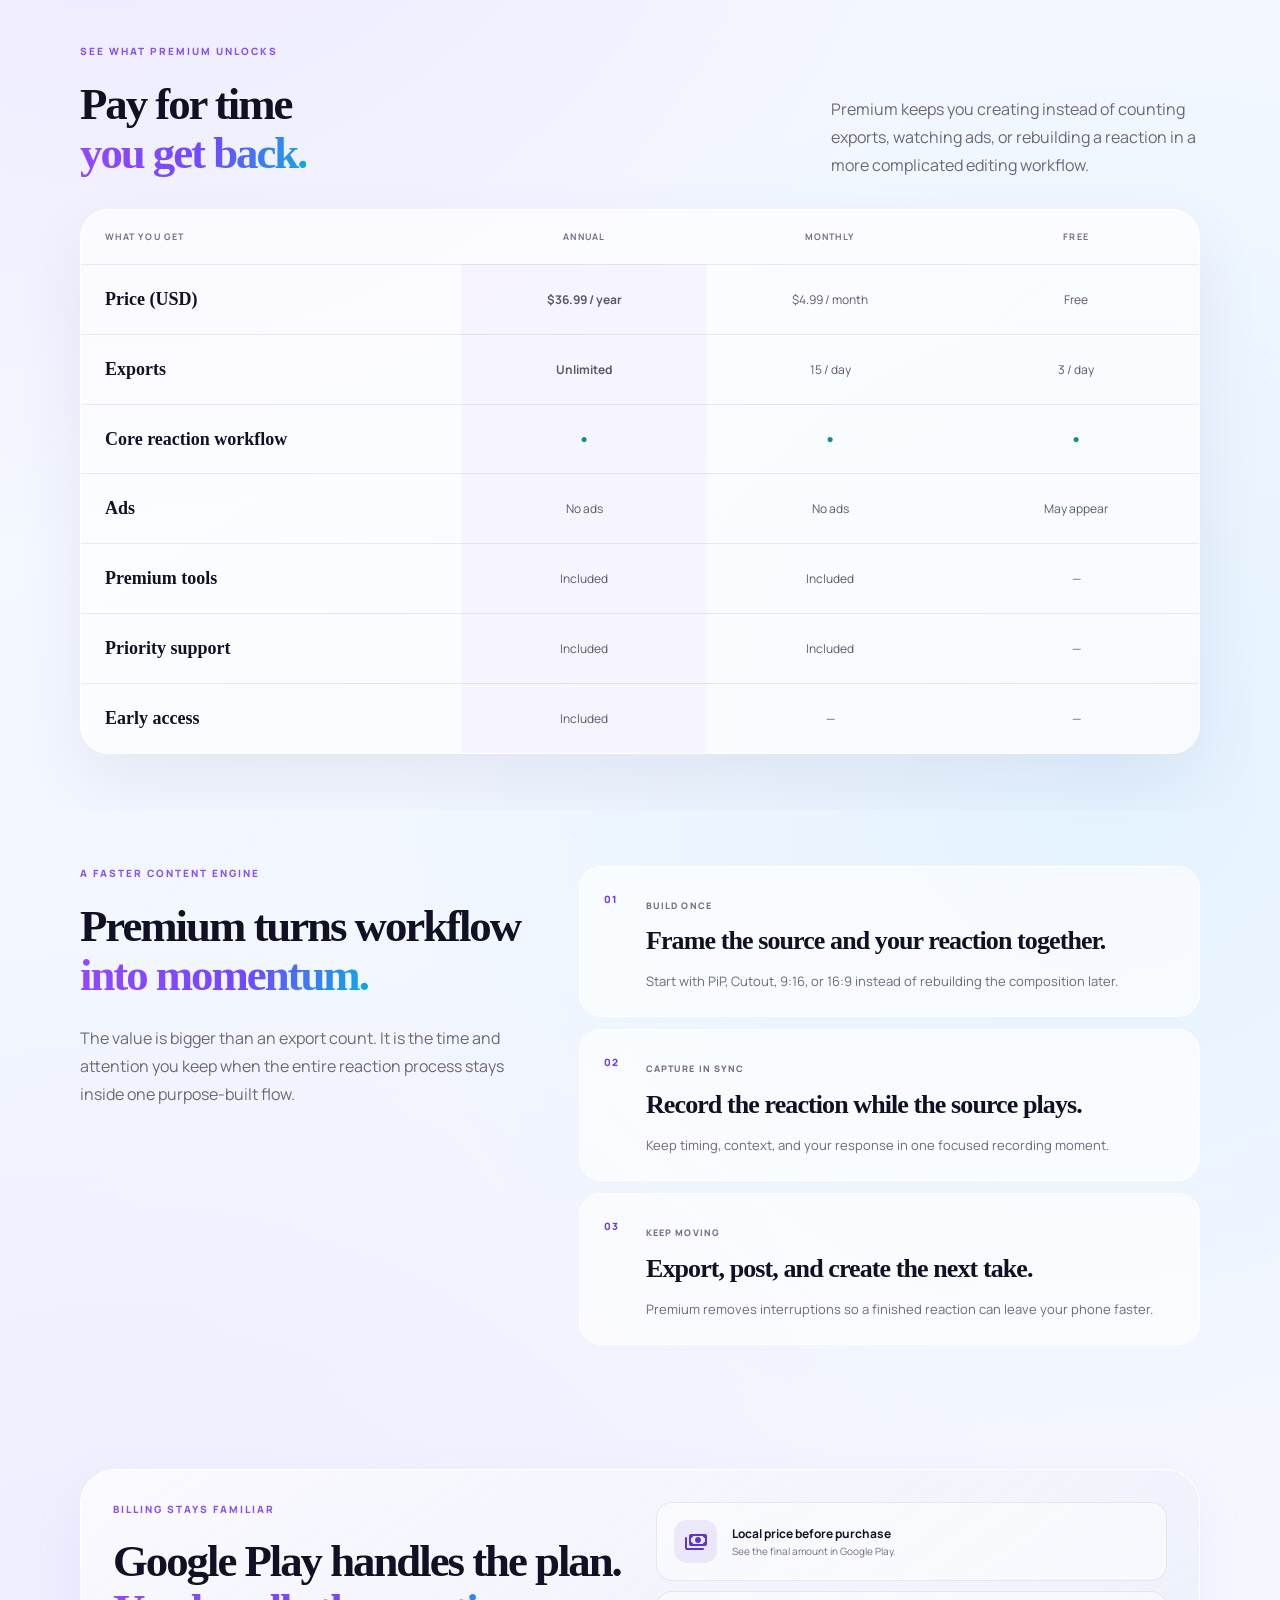
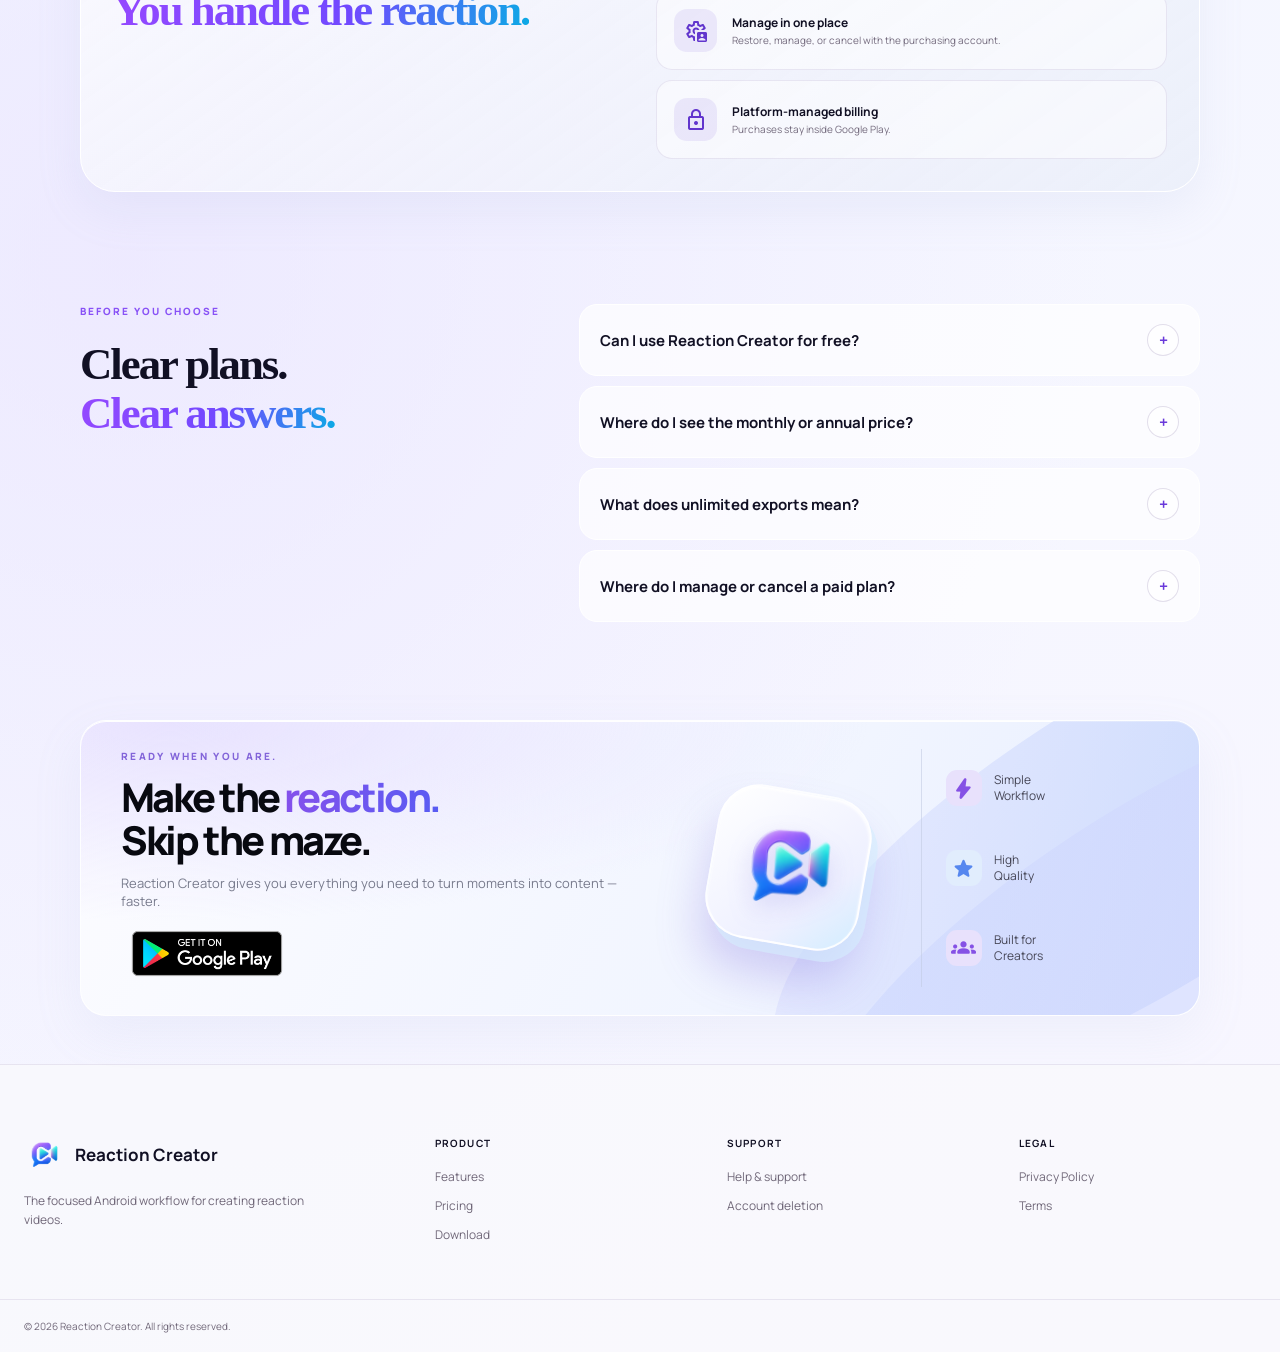
<file: pricing/index.html>
<!doctype html>
<html lang="en" class="no-gsap">
<head>
  <meta charset="utf-8">
  <meta name="viewport" content="width=device-width, initial-scale=1">
  <meta name="theme-color" content="#f8f7fc">
  <title>Reaction Creator Pricing | Create More Reaction Videos, Faster</title>
  <meta name="description" content="Choose Reaction Creator Premium for a faster Android reaction video workflow. Get more exports, premium tools, no ads, and less production friction between an idea and a published reaction.">
  <link rel="canonical" href="https://www.reactioncreator.com/pricing/">
  <script>if(window.location.pathname.endsWith('/index.html')){const p=window.location.pathname.slice(0,-'index.html'.length)||'/pricing/';window.history.replaceState(null,'',p+window.location.search+window.location.hash)}</script>
  <meta property="og:type" content="website"><meta property="og:site_name" content="Reaction Creator">
  <meta property="og:title" content="Reaction Creator Pricing | Create More, Edit Less">
  <meta property="og:description" content="Unlock more exports, premium tools, and an uninterrupted reaction workflow built to move ideas from source to post faster.">
  <meta property="og:url" content="https://www.reactioncreator.com/pricing/"><meta property="og:image" content="https://www.reactioncreator.com/assets/img/social-preview.webp"><meta property="og:image:width" content="1200"><meta property="og:image:height" content="630"><meta name="twitter:card" content="summary_large_image">
  <link rel="icon" type="image/webp" href="/assets/img/favicon.webp"><link rel="apple-touch-icon" href="/assets/img/favicon.webp">
  <link rel="preconnect" href="https://fonts.googleapis.com"><link rel="preconnect" href="https://fonts.gstatic.com" crossorigin>
  <link rel="stylesheet" href="https://fonts.googleapis.com/css2?family=Manrope:wght@400;500;600;700;800&amp;display=swap"><link rel="stylesheet" href="https://fonts.googleapis.com/css2?family=Material+Symbols+Rounded:opsz,wght,FILL,GRAD@24,500,0,0">
  <link rel="stylesheet" href="/assets/css/pricing-v3.css?v=20260906-light1">
  <link rel="stylesheet" href="/assets/css/internal-ui.css?v=20260910-1">
  <script type="application/ld+json">{"@context":"https://schema.org","@type":"SoftwareApplication","name":"Reaction Creator","applicationCategory":"MultimediaApplication","operatingSystem":"Android","url":"https://www.reactioncreator.com/pricing/","description":"An Android reaction video maker with Free, Premium Monthly, and Premium Annual plans.","downloadUrl":"https://play.google.com/store/apps/details?id=com.reaction.reactioncreator"}</script>
  <script type="application/ld+json">{"@context":"https://schema.org","@type":"FAQPage","mainEntity":[{"@type":"Question","name":"Can I use Reaction Creator for free?","acceptedAnswer":{"@type":"Answer","text":"Yes. The Free plan includes the core reaction recording workflow and up to 3 daily exports."}},{"@type":"Question","name":"Where are paid Reaction Creator plans purchased?","acceptedAnswer":{"@type":"Answer","text":"Premium plans are purchased, billed, and managed through Google Play. Final local pricing is shown before purchase."}},{"@type":"Question","name":"What does unlimited exports mean?","acceptedAnswer":{"@type":"Answer","text":"Premium Annual does not use the daily export limit included with Free and Premium Monthly."}}]}</script>
  <link rel="stylesheet" href="/assets/css/download-banner.css?v=20260910-1">
  <link rel="stylesheet" href="/assets/css/pricing-polish.css?v=20260910-3">
</head>
<body class="pricing-page">
  <a class="skip-link" href="#main">Skip to content</a>
  <div class="page-progress" aria-hidden="true"><span data-page-progress></span></div>
  <div class="pricing-atmosphere" aria-hidden="true"><div class="pricing-palette pricing-palette--hero" data-pricing-palette></div><div class="pricing-palette pricing-palette--plans" data-pricing-palette></div><div class="pricing-palette pricing-palette--compare" data-pricing-palette></div><div class="pricing-palette pricing-palette--billing" data-pricing-palette></div><div class="pricing-palette pricing-palette--final" data-pricing-palette></div><div class="pricing-rings"><span></span><span></span><span></span></div></div>
  <header class="site-header" data-header><nav class="nav shell" aria-label="Main navigation">
    <a class="brand" href="/" aria-label="Reaction Creator home"><span class="brand-mark" aria-hidden="true"><img src="/assets/img/favicon.webp" alt="" width="512" height="512" decoding="async"></span><span class="brand-lockup"><strong>Reaction Creator</strong><small>Mobile studio</small></span></a><span class="nav-status" aria-label="Available for Android"><i aria-hidden="true"></i>Android app</span>
    <button class="nav-toggle" type="button" aria-controls="site-menu" aria-expanded="false" data-nav-toggle><span class="nav-toggle-icon" aria-hidden="true"><i></i><i></i></span><span class="sr-only">Open menu</span></button>
    <div class="nav-menu" id="site-menu" data-nav-menu><div class="nav-links"><a href="/#workflow">Workflow</a><a href="/#layouts">Layouts</a><a href="/features/">Features</a><a href="/pricing/" aria-current="page">Pricing</a><a href="/support/">Support</a></div><a class="nav-download" href="https://play.google.com/store/apps/details?id=com.reaction.reactioncreator"><span>Get the app</span><i aria-hidden="true">↗</i></a></div>
  </nav></header>

  <main id="main">
    <section class="pricing-hero" data-price-scene="hero">
      <div class="shell pricing-hero__layout">
        <div class="pricing-hero__copy"><p class="kicker kicker--light"><span></span>More content. Less production time.</p><h1><span>Create more.</span><br><em>Edit less.</em></h1><p>Reaction Creator Premium keeps your source, camera, layout, recording, and export in one fast Android workflow—so more of your ideas become ready-to-post reactions while the moment is still fresh.</p><div class="pricing-hero__actions"><span><i></i>Monthly flexibility · Annual unlimited exports</span></div></div>
        <div class="hero-plans" aria-label="Plans at a glance">
          <div class="hero-plans__heading"><img src="/assets/img/favicon.webp" alt="" width="48" height="48"><span>Reaction Creator<strong>Your next take starts here.</strong></span></div>
          <div class="hero-plans__annual"><div class="hero-plans__label"><span>Premium Annual</span><span class="hero-plans__badge">Unlimited exports</span></div><p class="hero-plans__price"><strong>$36.99</strong><span>/ year</span></p><p class="hero-plans__detail">Billed annually · USD</p><div class="hero-plans__perks"><span>No ads</span><span>All premium tools</span><span>Priority support</span></div></div>
          <div class="hero-plans__alternatives"><div><span>Premium Monthly</span><p><strong>$4.99</strong> / month</p><small>15 exports / day</small></div><div><span>Free</span><p><strong>$0</strong></p><small>3 exports / day</small></div></div>
        </div>
      </div>
      <div class="pricing-mantra" aria-label="Reaction Creator premium benefits"><div><span>Record in one flow</span><i></i><span>Export without the editing maze</span><i></i><span>Post while the moment is fresh</span><i></i><span>Create the next reaction sooner</span><i></i><span aria-hidden="true">Record in one flow</span><i aria-hidden="true"></i><span aria-hidden="true">Export without the editing maze</span><i aria-hidden="true"></i><span aria-hidden="true">Post while the moment is fresh</span><i aria-hidden="true"></i><span aria-hidden="true">Create the next reaction sooner</span><i aria-hidden="true"></i></div></div>
    </section>

    <section class="plan-studio" id="plans" data-price-scene="plans">
      <div class="shell plan-studio__intro" data-reveal><p class="kicker"><span></span>Choose your production advantage</p><h2>Turn more moments into<br><em>published reactions.</em></h2><p>Premium removes the limits and interruptions that slow repeat creators down. Choose unlimited Annual momentum or the flexibility of Monthly access.</p></div>
      <div class="shell plan-console" data-plan-console>
        <div class="plan-tabs" role="tablist" aria-label="Reaction Creator plans"><button type="button" role="tab" id="tab-annual" aria-controls="panel-annual" aria-selected="true" tabindex="0" class="is-active" data-plan-button="0"><small>Best creator momentum</small><strong>Annual</strong><b class="plan-price">$36.99<sup>/year</sup></b><span>Unlimited exports</span></button><button type="button" role="tab" id="tab-monthly" aria-controls="panel-monthly" aria-selected="false" tabindex="-1" data-plan-button="1"><small>Flexible premium</small><strong>Monthly</strong><b class="plan-price">$4.99<sup>/month</sup></b><span>15 daily exports</span></button><button type="button" role="tab" id="tab-free" aria-controls="panel-free" aria-selected="false" tabindex="-1" data-plan-button="2"><small>Explore the workflow</small><strong>Free</strong><b class="plan-price">$0</b><span>3 daily exports</span></button></div>
        <div class="plan-panels">
          <article class="plan-panel plan-panel--annual is-active" id="panel-annual" role="tabpanel" aria-labelledby="tab-annual" data-plan-panel="0"><div class="plan-panel__copy"><p class="plan-eyebrow">Premium Annual / best momentum</p><div class="plan-rate"><strong>$36.99</strong><span>/ year · billed annually</span></div><h3>Never let an export limit stop the next idea.</h3><p>Keep frequent reactions, experiments, and posting schedules moving with unlimited exports and the complete premium toolkit.</p><ul><li><i class="material-symbols-rounded">check</i>Unlimited exports</li><li><i class="material-symbols-rounded">check</i>No ads or workflow interruptions</li><li><i class="material-symbols-rounded">check</i>All premium tools</li><li><i class="material-symbols-rounded">check</i>Priority support + early access</li></ul><a class="button button--white" href="https://play.google.com/store/apps/details?id=com.reaction.reactioncreator">Choose Annual Premium <span aria-hidden="true">↗</span></a></div><div class="plan-panel__meter"><small>Creative ceiling</small><strong>∞</strong><div><span style="--meter:100%"></span></div><p>The strongest fit when reactions are part of your regular content rhythm.</p></div></article>
          <article class="plan-panel" id="panel-monthly" role="tabpanel" aria-labelledby="tab-monthly" hidden data-plan-panel="1"><div class="plan-panel__copy"><p class="plan-eyebrow">Premium Monthly</p><div class="plan-rate"><strong>$4.99</strong><span>/ month · billed monthly</span></div><h3>Create with fewer limits.</h3><p>For creators posting regularly who want more daily exports, no ads, the premium toolkit, and priority support.</p><ul><li><i class="material-symbols-rounded">check</i>15 daily exports</li><li><i class="material-symbols-rounded">check</i>No ads</li><li><i class="material-symbols-rounded">check</i>All premium tools</li><li><i class="material-symbols-rounded">check</i>Priority support</li></ul><a class="button button--dark" href="https://play.google.com/store/apps/details?id=com.reaction.reactioncreator">Choose Monthly Premium <span aria-hidden="true">↗</span></a></div><div class="plan-panel__meter"><small>Daily export pace</small><strong>15</strong><div><span style="--meter:64%"></span></div><p>The flexible upgrade when posting more often starts to make the daily limit feel small.</p></div></article>
          <article class="plan-panel" id="panel-free" role="tabpanel" aria-labelledby="tab-free" hidden data-plan-panel="2"><div class="plan-panel__copy"><p class="plan-eyebrow">Free / limited pace</p><h3>Explore the reaction-first workflow.</h3><p>Try the core recording flow and export up to three videos each day before stepping into the uninterrupted Premium experience.</p><ul><li><i class="material-symbols-rounded">check</i>3 daily exports</li><li><i class="material-symbols-rounded">check</i>Core reaction recording flow</li><li><i class="material-symbols-rounded">check</i>Ads may appear</li></ul><a class="button button--dark" href="https://play.google.com/store/apps/details?id=com.reaction.reactioncreator">Try Reaction Creator <span aria-hidden="true">↗</span></a></div><div class="plan-panel__meter"><small>Daily export pace</small><strong>03</strong><div><span style="--meter:20%"></span></div><p>A preview of the workflow, with tighter limits than either Premium plan.</p></div></article>
        </div>
        <p class="plan-console__note"><i class="material-symbols-rounded" aria-hidden="true">verified_user</i>Prices shown in USD. Final regional pricing and billing are handled through Google Play.</p>
      </div>
    </section>

    <section class="comparison" data-price-scene="compare">
      <div class="shell comparison__heading" data-reveal><div><p class="kicker kicker--light"><span></span>See what Premium unlocks</p><h2>Pay for time<br><em>you get back.</em></h2></div><p>Premium keeps you creating instead of counting exports, watching ads, or rebuilding a reaction in a more complicated editing workflow.</p></div>
      <div class="shell comparison__table" role="region" aria-label="Reaction Creator plan comparison" tabindex="0" data-reveal><table><thead><tr><th scope="col">What you get</th><th scope="col">Annual</th><th scope="col">Monthly</th><th scope="col">Free</th></tr></thead><tbody><tr><th scope="row">Price (USD)</th><td><strong>$36.99 / year</strong></td><td>$4.99 / month</td><td>Free</td></tr><tr><th scope="row">Exports</th><td><strong>Unlimited</strong></td><td>15 / day</td><td>3 / day</td></tr><tr><th scope="row">Core reaction workflow</th><td><span aria-label="Included">●</span></td><td><span aria-label="Included">●</span></td><td><span aria-label="Included">●</span></td></tr><tr><th scope="row">Ads</th><td>No ads</td><td>No ads</td><td>May appear</td></tr><tr><th scope="row">Premium tools</th><td>Included</td><td>Included</td><td>—</td></tr><tr><th scope="row">Priority support</th><td>Included</td><td>Included</td><td>—</td></tr><tr><th scope="row">Early access</th><td>Included</td><td>—</td><td>—</td></tr></tbody></table></div>
    </section>

    <section class="upgrade-logic" data-price-scene="billing"><div class="shell upgrade-logic__layout"><header data-reveal><p class="kicker"><span></span>A faster content engine</p><h2>Premium turns workflow<br><em>into momentum.</em></h2><p>The value is bigger than an export count. It is the time and attention you keep when the entire reaction process stays inside one purpose-built flow.</p></header><ol class="upgrade-steps"><li><span>01</span><div><small>Build once</small><h3>Frame the source and your reaction together.</h3><p>Start with PiP, Cutout, 9:16, or 16:9 instead of rebuilding the composition later.</p></div></li><li><span>02</span><div><small>Capture in sync</small><h3>Record the reaction while the source plays.</h3><p>Keep timing, context, and your response in one focused recording moment.</p></div></li><li><span>03</span><div><small>Keep moving</small><h3>Export, post, and create the next take.</h3><p>Premium removes interruptions so a finished reaction can leave your phone faster.</p></div></li></ol></div></section>

    <section class="billing-trust" data-price-scene="billing"><div class="shell billing-trust__panel"><div data-reveal><p class="kicker kicker--light"><span></span>Billing stays familiar</p><h2>Google Play handles the plan.<br><em>You handle the reaction.</em></h2></div><ul><li><i class="material-symbols-rounded">payments</i><span><strong>Local price before purchase</strong><small>See the final amount in Google Play.</small></span></li><li><i class="material-symbols-rounded">settings_account_box</i><span><strong>Manage in one place</strong><small>Restore, manage, or cancel with the purchasing account.</small></span></li><li><i class="material-symbols-rounded">lock</i><span><strong>Platform-managed billing</strong><small>Purchases stay inside Google Play.</small></span></li></ul></div></section>

    <section class="pricing-faq" aria-labelledby="pricing-faq-title" data-price-scene="final"><div class="shell pricing-faq__layout"><header data-reveal><p class="kicker kicker--light"><span></span>Before you choose</p><h2 id="pricing-faq-title">Clear plans.<br><em>Clear answers.</em></h2></header><div class="pricing-faq__list"><details data-reveal><summary>Can I use Reaction Creator for free?<span>+</span></summary><p>Yes. The Free plan includes the core reaction recording workflow and up to 3 daily exports. Ads may appear.</p></details><details data-reveal><summary>Where do I see the monthly or annual price?<span>+</span></summary><p>Premium Monthly is $4.99/month and Premium Annual is $36.99/year (USD). The final price for your region is shown in Google Play before you confirm a purchase.</p></details><details data-reveal><summary>What does unlimited exports mean?<span>+</span></summary><p>Premium Annual does not use the daily export limit included with Free and Premium Monthly.</p></details><details data-reveal><summary>Where do I manage or cancel a paid plan?<span>+</span></summary><p>Use Google Play subscriptions with the same Google account that made the purchase.</p></details></div></div></section>

    <section class="shared-download" id="download">
      <div class="shell download-panel download-refresh">
        <div class="download-copy" data-reveal>
          <p class="kicker kicker-light"><span></span>Ready when you are.</p>
          <h2>Make the <br><em>reaction.</em><br><span>Skip the maze.</span></h2>
          <p>Reaction Creator gives you everything you need to turn moments into content — faster.</p>
          <div class="download-action-row">
            <a class="play-badge" href="https://play.google.com/store/apps/details?id=com.reaction.reactioncreator" aria-label="Get Reaction Creator on Google Play"><img src="/Images/google-play-badge.webp" alt="Get it on Google Play" width="646" height="250" loading="lazy" decoding="async"></a>
            <span class="download-note"><i aria-hidden="true"></i>Free to start on Android</span>
          </div>
        </div>
        <figure class="download-mark" data-reveal>
          <div class="download-mark-visual">
            <span aria-hidden="true"></span>
            <img src="/assets/img/favicon.webp" alt="Reaction Creator app icon" width="512" height="512" loading="lazy" decoding="async">
          </div>
        </figure>
        <ul class="download-benefits" aria-label="Made for reaction creators">
          <li><span class="material-symbols-rounded" aria-hidden="true">bolt</span><span>Simple<br>Workflow</span></li>
          <li><span class="material-symbols-rounded" aria-hidden="true">star</span><span>High<br>Quality</span></li>
          <li><span class="material-symbols-rounded" aria-hidden="true">groups</span><span>Built for<br>Creators</span></li>
        </ul>
      </div>
    </section>
  </main>

  <footer class="site-footer"><div class="shell footer-grid"><div class="footer-brand"><a class="footer-lockup" href="/" aria-label="Reaction Creator home"><img src="/assets/img/favicon.webp" alt="" width="512" height="512" loading="lazy" decoding="async"><strong>Reaction Creator</strong></a><p>The focused Android workflow for creating reaction videos.</p></div><div><h3>Product</h3><div class="footer-links"><a href="/features/">Features</a><a href="/pricing/">Pricing</a><a href="https://play.google.com/store/apps/details?id=com.reaction.reactioncreator">Download</a></div></div><div><h3>Support</h3><div class="footer-links"><a href="/support/">Help &amp; support</a><a href="/account-deletion/">Account deletion</a></div></div><div><h3>Legal</h3><div class="footer-links"><a href="/privacy-policy/">Privacy Policy</a><a href="/terms/">Terms</a></div></div></div><div class="footer-bottom"><div class="shell">&copy; <span data-year></span> Reaction Creator. All rights reserved.</div></div></footer>
  <script src="/assets/js/pricing-v3.js?v=20260905-professional2"></script>
</body>
</html>
</file>
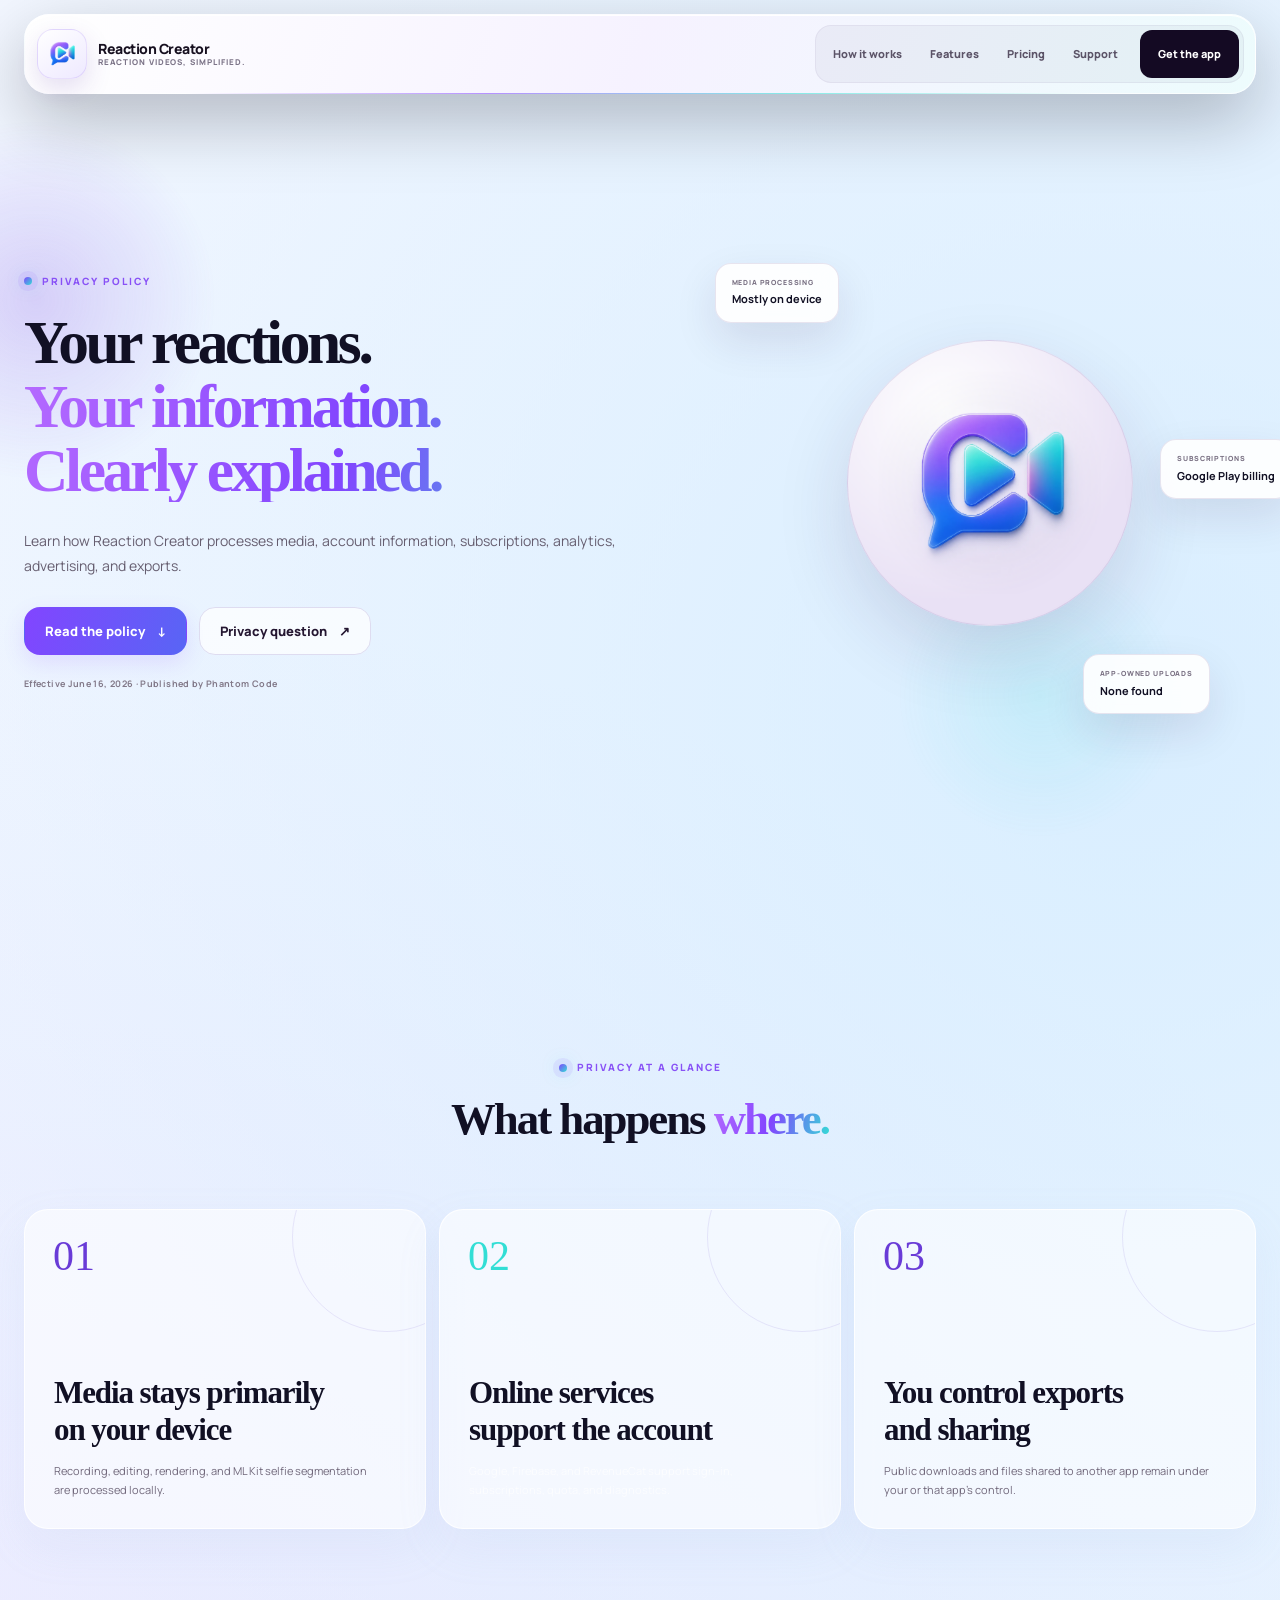
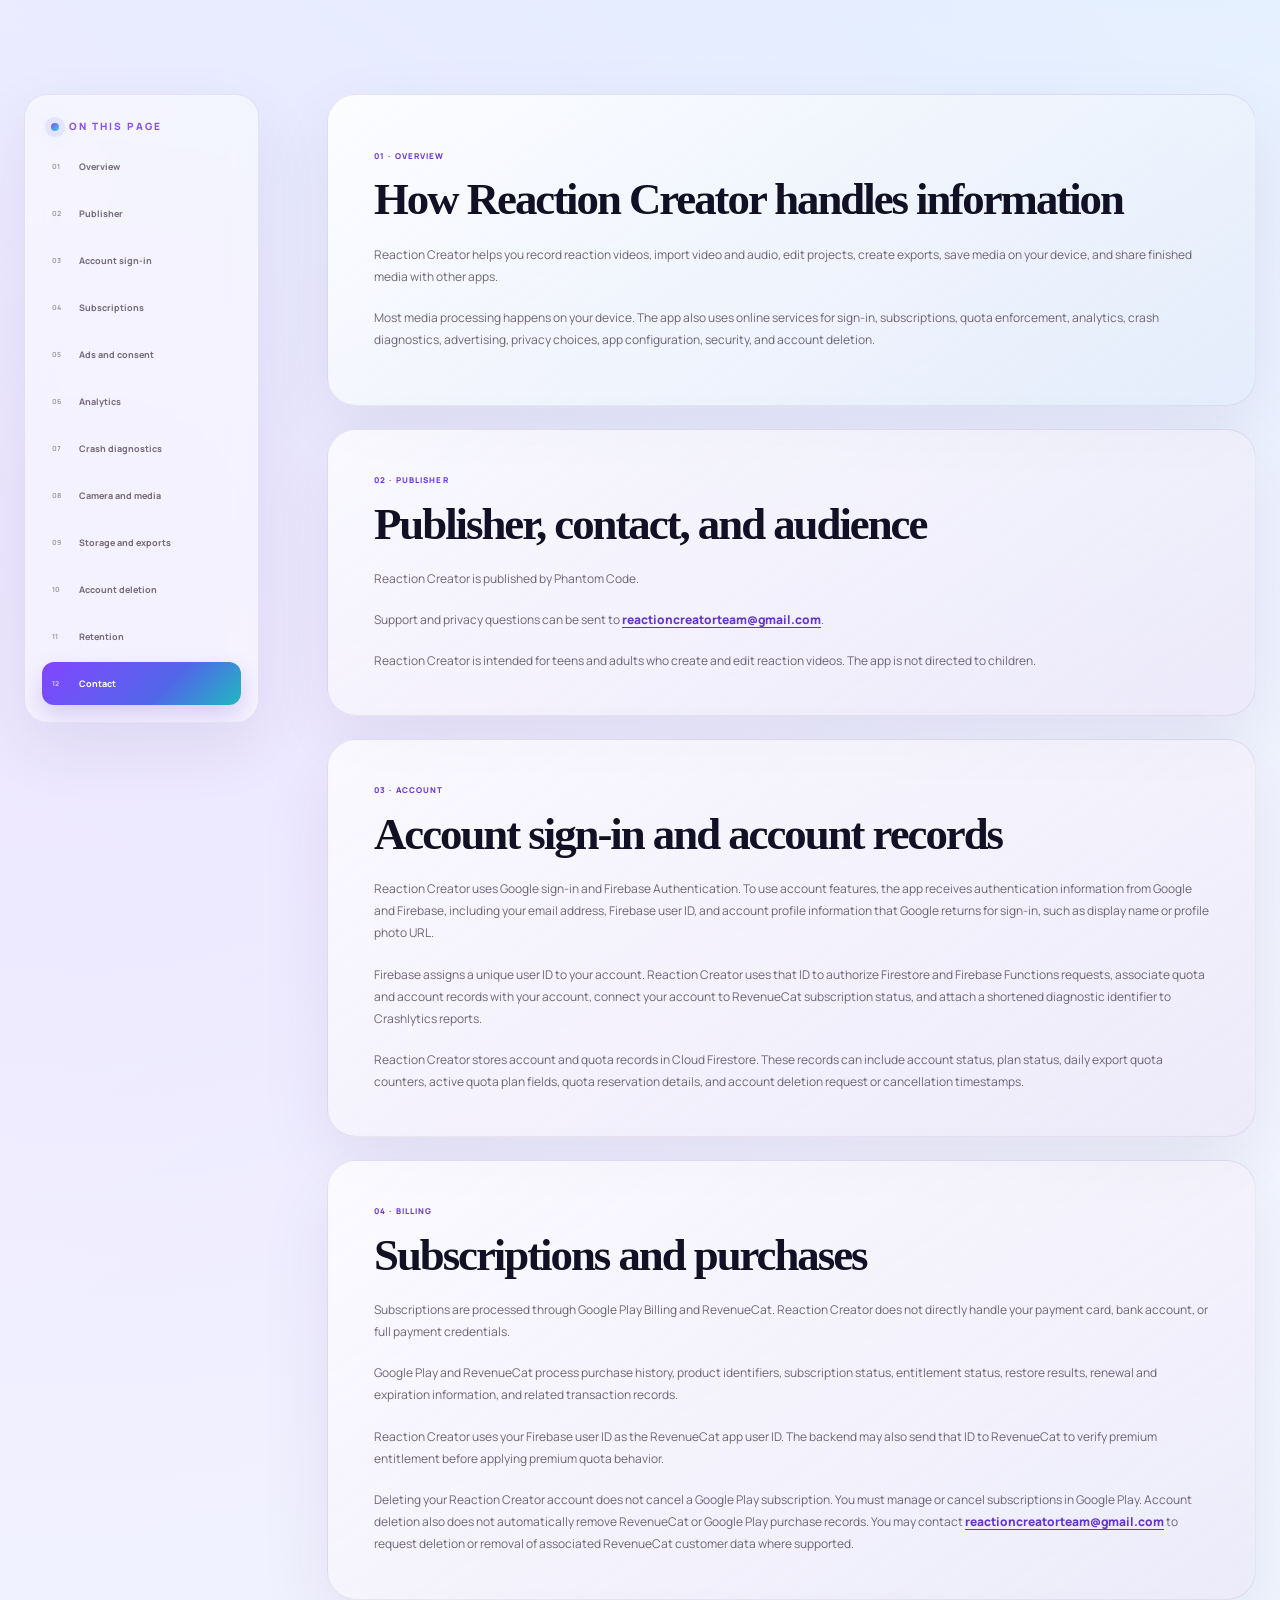
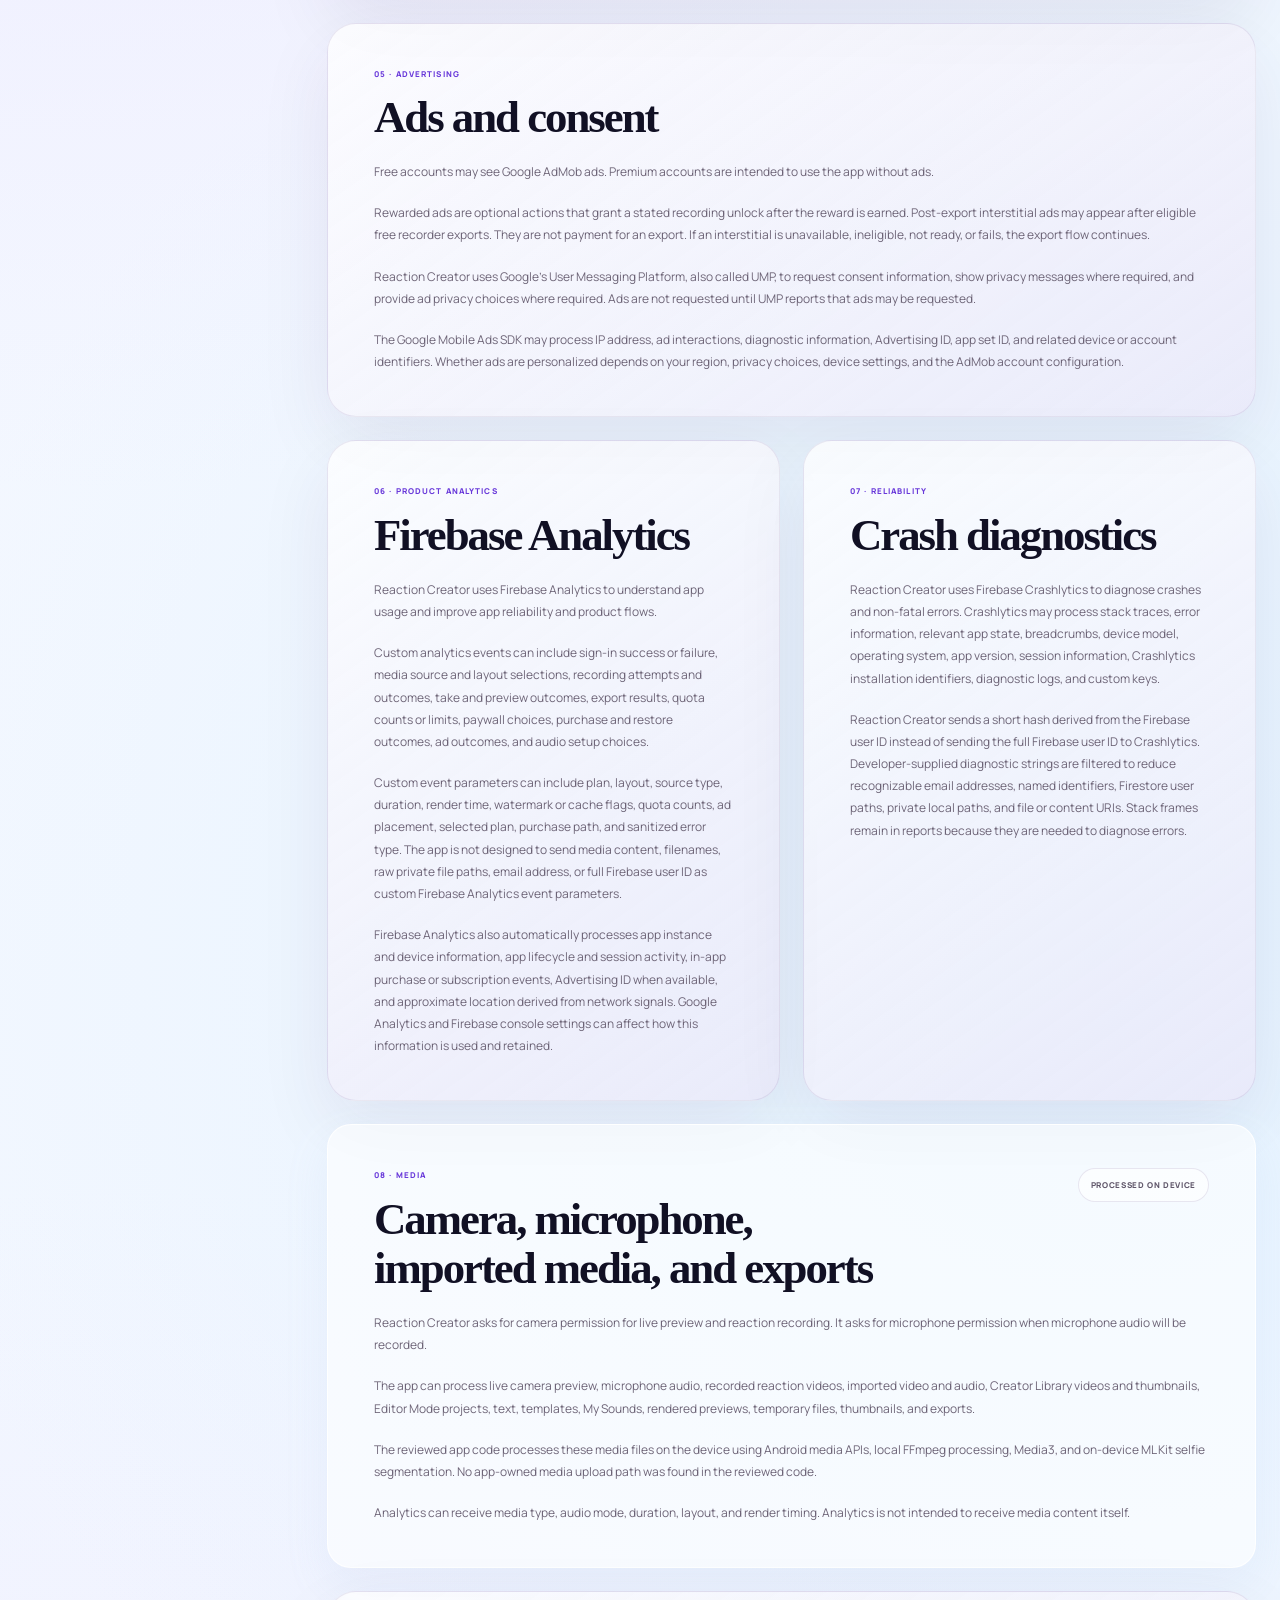
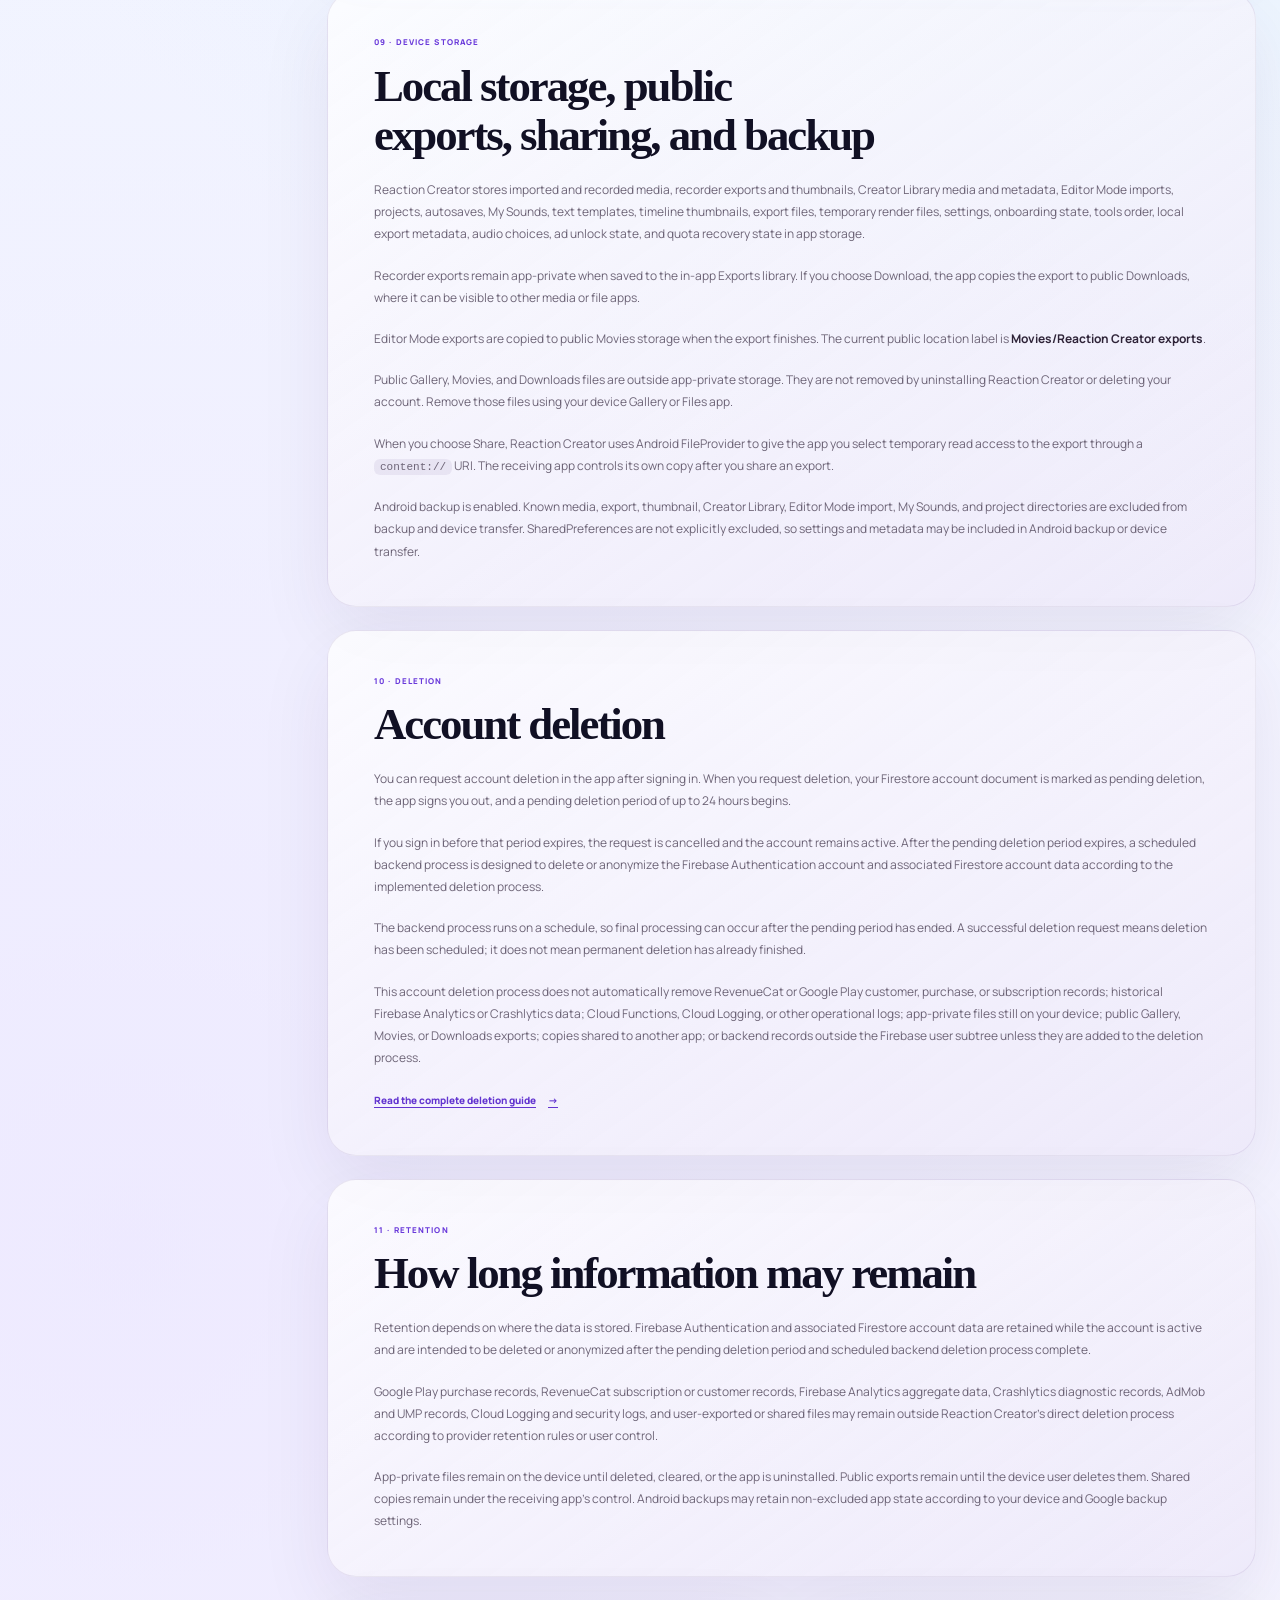
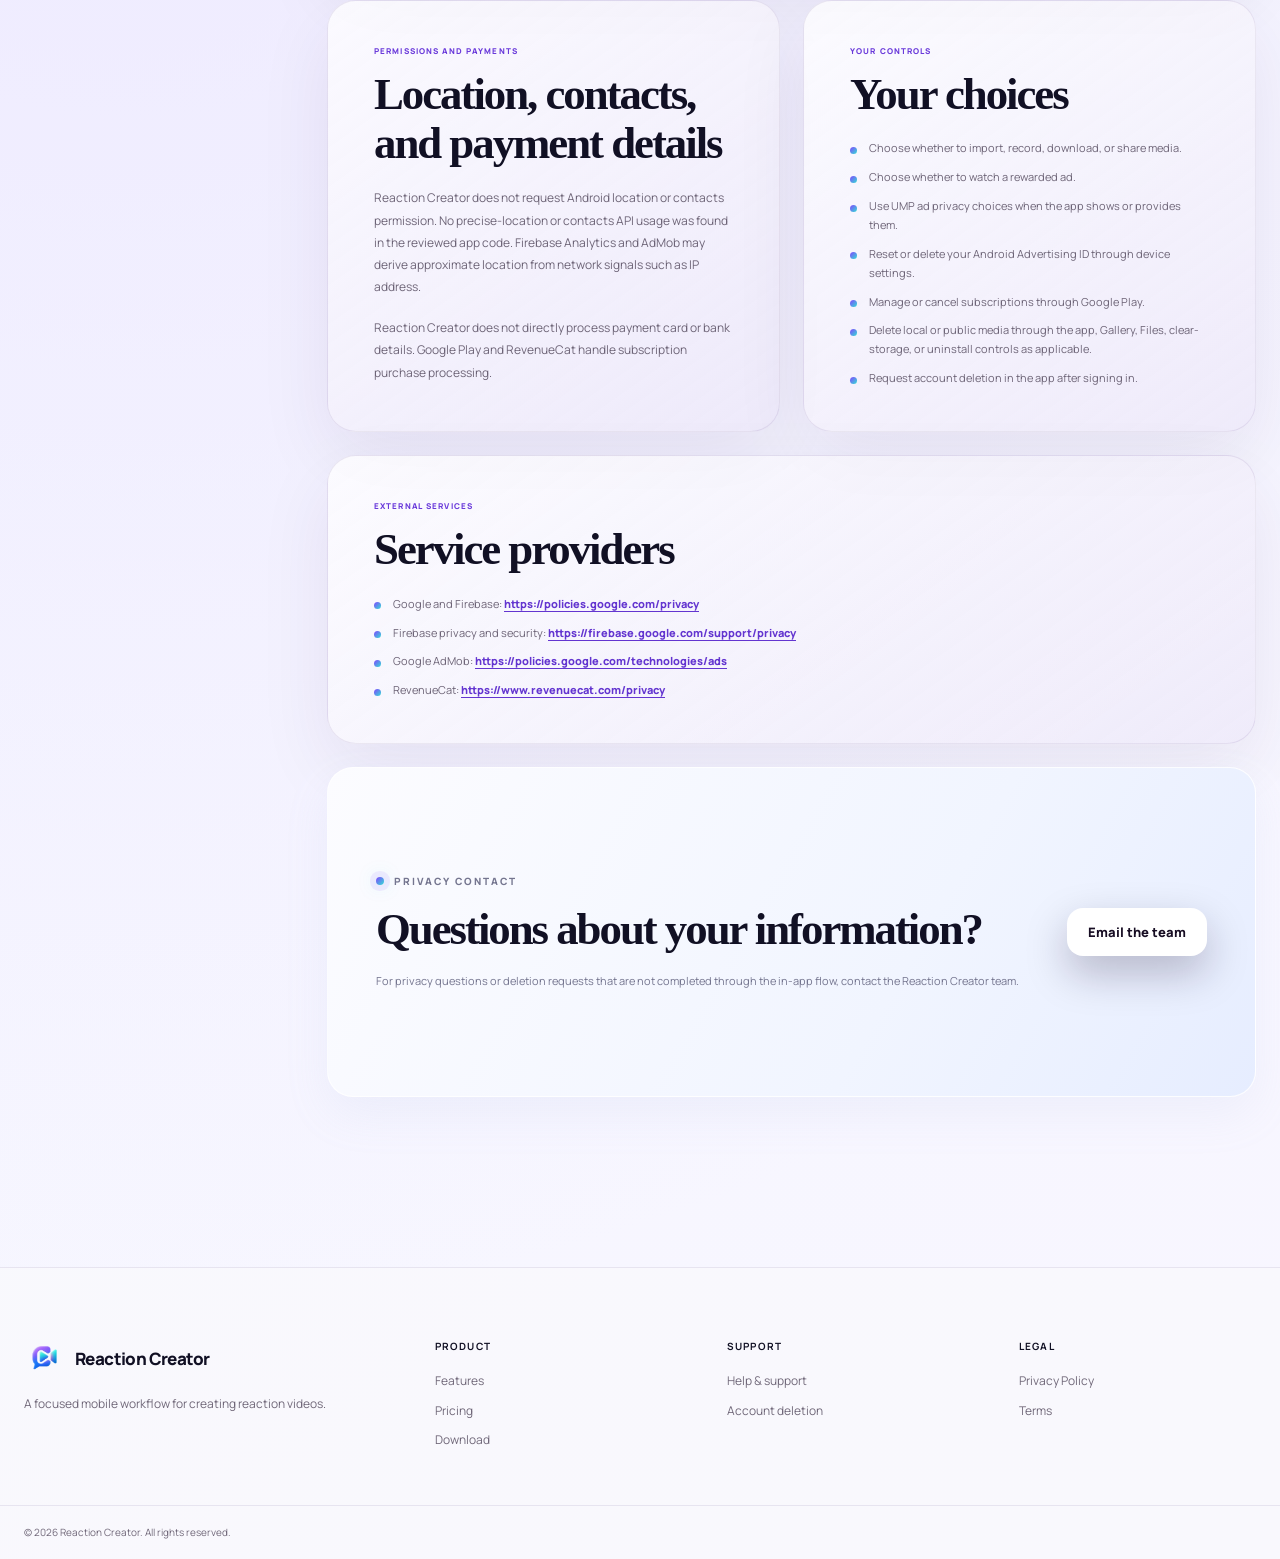
<file: privacy-policy/index.html>
<!doctype html>
<html lang="en" class="no-gsap">

<head>
  <meta charset="utf-8">
  <meta name="viewport" content="width=device-width, initial-scale=1">
  <meta name="theme-color" content="#f8f7fc">

  <title>Privacy Policy | Reaction Creator</title>
  <meta name="description" content="Privacy Policy for the Reaction Creator Android app.">
  <link rel="canonical" href="https://www.reactioncreator.com/privacy-policy/">
  <meta property="og:type" content="website">
  <meta property="og:site_name" content="Reaction Creator">
  <meta property="og:title" content="Privacy Policy | Reaction Creator">
  <meta property="og:description" content="Learn how the Reaction Creator Android app handles media, accounts, subscriptions, analytics, advertising, storage, and deletion.">
  <meta property="og:url" content="https://www.reactioncreator.com/privacy-policy/">
  <meta property="og:image" content="https://www.reactioncreator.com/assets/img/social-preview.webp">
  <meta property="og:image:width" content="1200">
  <meta property="og:image:height" content="630">
  <meta name="twitter:card" content="summary_large_image">

  <link rel="icon" type="image/webp" href="../assets/img/favicon.webp">
  <link rel="apple-touch-icon" href="../assets/img/favicon.webp">
  <link rel="preconnect" href="https://fonts.googleapis.com">
  <link rel="preconnect" href="https://fonts.gstatic.com" crossorigin>
  <link rel="stylesheet" href="https://fonts.googleapis.com/css2?family=Manrope:wght@400;500;600;700;800&amp;display=swap">
  <link rel="stylesheet" href="../assets/css/legal-v3.css?v=20260906-light1">
  <link rel="stylesheet" href="/assets/css/internal-ui.css?v=20260910-1">
</head>

<body class="legal-page legal-page--privacy">
  <a class="skip-link" href="#main">Skip to content</a>

  <header class="site-header">
    <nav class="nav shell" aria-label="Main navigation">
      <a class="brand" href="/" aria-label="Reaction Creator home">
        <span class="brand__icon"><img src="../assets/img/favicon.webp" alt="" width="512" height="512"></span>
        <span class="brand__text">
          <strong>Reaction Creator</strong>
          <small>Reaction videos, simplified.</small>
        </span>
      </a>

      <button class="nav-toggle" type="button" aria-controls="site-menu" aria-expanded="false" data-nav-toggle>
        <span aria-hidden="true"></span>
        <span class="screen-reader-only">Open menu</span>
      </button>

      <div class="nav-menu" id="site-menu" data-nav-menu>
        <a href="/#workflow">How it works</a>
        <a href="/features/">Features</a>
        <a href="/pricing/">Pricing</a>
        <a href="/support/">Support</a>
        <a class="nav-menu__cta" href="https://play.google.com/store/apps/details?id=com.reaction.reactioncreator">Get the app</a>
      </div>
    </nav>
  </header>

  <main id="main">
    <section class="legal-hero">
      <div class="legal-hero__orb legal-hero__orb--one" aria-hidden="true"></div>
      <div class="legal-hero__orb legal-hero__orb--two" aria-hidden="true"></div>

      <div class="shell legal-hero__grid">
        <div class="legal-hero__copy">
          <p class="section-label">Privacy Policy</p>
          <h1>Your reactions. <span>Your information. Clearly explained.</span></h1>
          <p class="legal-hero__description">
            Learn how Reaction Creator processes media, account information, subscriptions, analytics, advertising, and exports.
          </p>

          <div class="button-row">
            <a class="button button--primary" href="#overview">Read the policy <span aria-hidden="true">↓</span></a>
            <a class="button button--secondary" href="mailto:reactioncreatorteam@gmail.com?subject=Reaction%20Creator%20privacy%20question">Privacy question <span aria-hidden="true">↗</span></a>
          </div>

          <p class="legal-hero__meta">Effective June 16, 2026 · Published by Phantom Code</p>
        </div>

        <div class="legal-hero__visual" aria-label="Reaction Creator privacy overview">
          <div class="legal-hero__ring legal-hero__ring--outer" aria-hidden="true"></div>
          <div class="legal-hero__ring legal-hero__ring--inner" aria-hidden="true"></div>

          <figure class="legal-app-mark">
            <img src="../assets/img/app-logo.webp" alt="Reaction Creator app icon" width="1254" height="1254" decoding="async">
          </figure>

          <article class="legal-fact legal-fact--pending">
            <small>Media processing</small>
            <strong>Mostly on device</strong>
          </article>
          <article class="legal-fact legal-fact--cancel">
            <small>Subscriptions</small>
            <strong>Google Play billing</strong>
          </article>
          <article class="legal-fact legal-fact--billing">
            <small>App-owned uploads</small>
            <strong>None found</strong>
          </article>
        </div>
      </div>
    </section>

    <section class="deletion-summary" aria-labelledby="privacy-summary-title">
      <div class="shell">
        <div class="legal-heading legal-heading--center">
          <p class="section-label">Privacy at a glance</p>
          <h2 id="privacy-summary-title">What happens <span>where.</span></h2>
        </div>

        <div class="deletion-summary__grid">
          <article class="summary-card">
            <span>01</span>
            <h3>Media stays primarily on your device</h3>
            <p>Recording, editing, rendering, and ML Kit selfie segmentation are processed locally.</p>
          </article>
          <article class="summary-card summary-card--tint">
            <span>02</span>
            <h3>Online services support the account</h3>
            <p>Google, Firebase, and RevenueCat support sign-in, subscriptions, quota, and diagnostics.</p>
          </article>
          <article class="summary-card">
            <span>03</span>
            <h3>You control exports and sharing</h3>
            <p>Public downloads and files shared to another app remain under your or that app’s control.</p>
          </article>
        </div>
      </div>
    </section>

    <section class="legal-content-stage">
      <div class="shell legal-layout-v2">
        <aside class="legal-toc" aria-label="Privacy Policy sections">
          <p class="section-label">On this page</p>
          <nav>
            <a href="#overview"><span>01</span> Overview</a>
            <a href="#publisher"><span>02</span> Publisher</a>
            <a href="#account"><span>03</span> Account sign-in</a>
            <a href="#subscriptions"><span>04</span> Subscriptions</a>
            <a href="#ads"><span>05</span> Ads and consent</a>
            <a href="#analytics"><span>06</span> Analytics</a>
            <a href="#diagnostics"><span>07</span> Crash diagnostics</a>
            <a href="#media"><span>08</span> Camera and media</a>
            <a href="#storage"><span>09</span> Storage and exports</a>
            <a href="#deletion"><span>10</span> Account deletion</a>
            <a href="#retention"><span>11</span> Retention</a>
            <a href="#contact"><span>12</span> Contact</a>
          </nav>
        </aside>

        <div class="legal-articles">
          <article class="legal-article legal-article--intro" id="overview">
            <p class="legal-article__number">01 · Overview</p>
            <h2>How Reaction Creator handles information</h2>
            <p>Reaction Creator helps you record reaction videos, import video and audio, edit projects, create exports, save media on your device, and share finished media with other apps.</p>
            <p>Most media processing happens on your device. The app also uses online services for sign-in, subscriptions, quota enforcement, analytics, crash diagnostics, advertising, privacy choices, app configuration, security, and account deletion.</p>
          </article>

          <article class="legal-article" id="publisher">
            <p class="legal-article__number">02 · Publisher</p>
            <h2>Publisher, contact, and audience</h2>
            <p>Reaction Creator is published by Phantom Code.</p>
            <p>Support and privacy questions can be sent to <a href="mailto:reactioncreatorteam@gmail.com">reactioncreatorteam@gmail.com</a>.</p>
            <p>Reaction Creator is intended for teens and adults who create and edit reaction videos. The app is not directed to children.</p>
          </article>

          <article class="legal-article" id="account">
            <p class="legal-article__number">03 · Account</p>
            <h2>Account sign-in and account records</h2>
            <p>Reaction Creator uses Google sign-in and Firebase Authentication. To use account features, the app receives authentication information from Google and Firebase, including your email address, Firebase user ID, and account profile information that Google returns for sign-in, such as display name or profile photo URL.</p>
            <p>Firebase assigns a unique user ID to your account. Reaction Creator uses that ID to authorize Firestore and Firebase Functions requests, associate quota and account records with your account, connect your account to RevenueCat subscription status, and attach a shortened diagnostic identifier to Crashlytics reports.</p>
            <p>Reaction Creator stores account and quota records in Cloud Firestore. These records can include account status, plan status, daily export quota counters, active quota plan fields, quota reservation details, and account deletion request or cancellation timestamps.</p>
          </article>

          <article class="legal-article" id="subscriptions">
            <p class="legal-article__number">04 · Billing</p>
            <h2>Subscriptions and purchases</h2>
            <p>Subscriptions are processed through Google Play Billing and RevenueCat. Reaction Creator does not directly handle your payment card, bank account, or full payment credentials.</p>
            <p>Google Play and RevenueCat process purchase history, product identifiers, subscription status, entitlement status, restore results, renewal and expiration information, and related transaction records.</p>
            <p>Reaction Creator uses your Firebase user ID as the RevenueCat app user ID. The backend may also send that ID to RevenueCat to verify premium entitlement before applying premium quota behavior.</p>
            <p>Deleting your Reaction Creator account does not cancel a Google Play subscription. You must manage or cancel subscriptions in Google Play. Account deletion also does not automatically remove RevenueCat or Google Play purchase records. You may contact <a href="mailto:reactioncreatorteam@gmail.com">reactioncreatorteam@gmail.com</a> to request deletion or removal of associated RevenueCat customer data where supported.</p>
          </article>

          <article class="legal-article" id="ads">
            <p class="legal-article__number">05 · Advertising</p>
            <h2>Ads and consent</h2>
            <p>Free accounts may see Google AdMob ads. Premium accounts are intended to use the app without ads.</p>
            <p>Rewarded ads are optional actions that grant a stated recording unlock after the reward is earned. Post-export interstitial ads may appear after eligible free recorder exports. They are not payment for an export. If an interstitial is unavailable, ineligible, not ready, or fails, the export flow continues.</p>
            <p>Reaction Creator uses Google's User Messaging Platform, also called UMP, to request consent information, show privacy messages where required, and provide ad privacy choices where required. Ads are not requested until UMP reports that ads may be requested.</p>
            <p>The Google Mobile Ads SDK may process IP address, ad interactions, diagnostic information, Advertising ID, app set ID, and related device or account identifiers. Whether ads are personalized depends on your region, privacy choices, device settings, and the AdMob account configuration.</p>
          </article>

          <div class="legal-article-grid">
            <article class="legal-article" id="analytics">
              <p class="legal-article__number">06 · Product analytics</p>
              <h2>Firebase Analytics</h2>
              <p>Reaction Creator uses Firebase Analytics to understand app usage and improve app reliability and product flows.</p>
              <p>Custom analytics events can include sign-in success or failure, media source and layout selections, recording attempts and outcomes, take and preview outcomes, export results, quota counts or limits, paywall choices, purchase and restore outcomes, ad outcomes, and audio setup choices.</p>
              <p>Custom event parameters can include plan, layout, source type, duration, render time, watermark or cache flags, quota counts, ad placement, selected plan, purchase path, and sanitized error type. The app is not designed to send media content, filenames, raw private file paths, email address, or full Firebase user ID as custom Firebase Analytics event parameters.</p>
              <p>Firebase Analytics also automatically processes app instance and device information, app lifecycle and session activity, in-app purchase or subscription events, Advertising ID when available, and approximate location derived from network signals. Google Analytics and Firebase console settings can affect how this information is used and retained.</p>
            </article>

            <article class="legal-article" id="diagnostics">
              <p class="legal-article__number">07 · Reliability</p>
              <h2>Crash diagnostics</h2>
              <p>Reaction Creator uses Firebase Crashlytics to diagnose crashes and non-fatal errors. Crashlytics may process stack traces, error information, relevant app state, breadcrumbs, device model, operating system, app version, session information, Crashlytics installation identifiers, diagnostic logs, and custom keys.</p>
              <p>Reaction Creator sends a short hash derived from the Firebase user ID instead of sending the full Firebase user ID to Crashlytics. Developer-supplied diagnostic strings are filtered to reduce recognizable email addresses, named identifiers, Firestore user paths, private local paths, and file or content URIs. Stack frames remain in reports because they are needed to diagnose errors.</p>
            </article>
          </div>

          <article class="legal-article legal-article--action" id="media">
            <div class="legal-article__heading">
              <div>
                <p class="legal-article__number">08 · Media</p>
                <h2>Camera, microphone, imported media, and exports</h2>
              </div>
              <span class="legal-pill">Processed on device</span>
            </div>
            <p>Reaction Creator asks for camera permission for live preview and reaction recording. It asks for microphone permission when microphone audio will be recorded.</p>
            <p>The app can process live camera preview, microphone audio, recorded reaction videos, imported video and audio, Creator Library videos and thumbnails, Editor Mode projects, text, templates, My Sounds, rendered previews, temporary files, thumbnails, and exports.</p>
            <p>The reviewed app code processes these media files on the device using Android media APIs, local FFmpeg processing, Media3, and on-device ML Kit selfie segmentation. No app-owned media upload path was found in the reviewed code.</p>
            <p>Analytics can receive media type, audio mode, duration, layout, and render timing. Analytics is not intended to receive media content itself.</p>
          </article>

          <article class="legal-article" id="storage">
            <p class="legal-article__number">09 · Device storage</p>
            <h2>Local storage, public exports, sharing, and backup</h2>
            <p>Reaction Creator stores imported and recorded media, recorder exports and thumbnails, Creator Library media and metadata, Editor Mode imports, projects, autosaves, My Sounds, text templates, timeline thumbnails, export files, temporary render files, settings, onboarding state, tools order, local export metadata, audio choices, ad unlock state, and quota recovery state in app storage.</p>
            <p>Recorder exports remain app-private when saved to the in-app Exports library. If you choose Download, the app copies the export to public Downloads, where it can be visible to other media or file apps.</p>
            <p>Editor Mode exports are copied to public Movies storage when the export finishes. The current public location label is <strong>Movies/Reaction Creator exports</strong>.</p>
            <p>Public Gallery, Movies, and Downloads files are outside app-private storage. They are not removed by uninstalling Reaction Creator or deleting your account. Remove those files using your device Gallery or Files app.</p>
            <p>When you choose Share, Reaction Creator uses Android FileProvider to give the app you select temporary read access to the export through a <code>content://</code> URI. The receiving app controls its own copy after you share an export.</p>
            <p>Android backup is enabled. Known media, export, thumbnail, Creator Library, Editor Mode import, My Sounds, and project directories are excluded from backup and device transfer. SharedPreferences are not explicitly excluded, so settings and metadata may be included in Android backup or device transfer.</p>
          </article>

          <article class="legal-article" id="deletion">
            <p class="legal-article__number">10 · Deletion</p>
            <h2>Account deletion</h2>
            <p>You can request account deletion in the app after signing in. When you request deletion, your Firestore account document is marked as pending deletion, the app signs you out, and a pending deletion period of up to 24 hours begins.</p>
            <p>If you sign in before that period expires, the request is cancelled and the account remains active. After the pending deletion period expires, a scheduled backend process is designed to delete or anonymize the Firebase Authentication account and associated Firestore account data according to the implemented deletion process.</p>
            <p>The backend process runs on a schedule, so final processing can occur after the pending period has ended. A successful deletion request means deletion has been scheduled; it does not mean permanent deletion has already finished.</p>
            <p>This account deletion process does not automatically remove RevenueCat or Google Play customer, purchase, or subscription records; historical Firebase Analytics or Crashlytics data; Cloud Functions, Cloud Logging, or other operational logs; app-private files still on your device; public Gallery, Movies, or Downloads exports; copies shared to another app; or backend records outside the Firebase user subtree unless they are added to the deletion process.</p>
            <a class="text-link" href="../account-deletion/">Read the complete deletion guide <span aria-hidden="true">→</span></a>
          </article>

          <article class="legal-article" id="retention">
            <p class="legal-article__number">11 · Retention</p>
            <h2>How long information may remain</h2>
            <p>Retention depends on where the data is stored. Firebase Authentication and associated Firestore account data are retained while the account is active and are intended to be deleted or anonymized after the pending deletion period and scheduled backend deletion process complete.</p>
            <p>Google Play purchase records, RevenueCat subscription or customer records, Firebase Analytics aggregate data, Crashlytics diagnostic records, AdMob and UMP records, Cloud Logging and security logs, and user-exported or shared files may remain outside Reaction Creator's direct deletion process according to provider retention rules or user control.</p>
            <p>App-private files remain on the device until deleted, cleared, or the app is uninstalled. Public exports remain until the device user deletes them. Shared copies remain under the receiving app's control. Android backups may retain non-excluded app state according to your device and Google backup settings.</p>
          </article>

          <div class="legal-article-grid">
            <article class="legal-article">
              <p class="legal-article__number">Permissions and payments</p>
              <h2>Location, contacts, and payment details</h2>
              <p>Reaction Creator does not request Android location or contacts permission. No precise-location or contacts API usage was found in the reviewed app code. Firebase Analytics and AdMob may derive approximate location from network signals such as IP address.</p>
              <p>Reaction Creator does not directly process payment card or bank details. Google Play and RevenueCat handle subscription purchase processing.</p>
            </article>

            <article class="legal-article">
              <p class="legal-article__number">Your controls</p>
              <h2>Your choices</h2>
              <ul>
                <li>Choose whether to import, record, download, or share media.</li>
                <li>Choose whether to watch a rewarded ad.</li>
                <li>Use UMP ad privacy choices when the app shows or provides them.</li>
                <li>Reset or delete your Android Advertising ID through device settings.</li>
                <li>Manage or cancel subscriptions through Google Play.</li>
                <li>Delete local or public media through the app, Gallery, Files, clear-storage, or uninstall controls as applicable.</li>
                <li>Request account deletion in the app after signing in.</li>
              </ul>
            </article>
          </div>

          <article class="legal-article">
            <p class="legal-article__number">External services</p>
            <h2>Service providers</h2>
            <ul class="provider-list">
              <li>Google and Firebase: <a href="https://policies.google.com/privacy">https://policies.google.com/privacy</a></li>
              <li>Firebase privacy and security: <a href="https://firebase.google.com/support/privacy">https://firebase.google.com/support/privacy</a></li>
              <li>Google AdMob: <a href="https://policies.google.com/technologies/ads">https://policies.google.com/technologies/ads</a></li>
              <li>RevenueCat: <a href="https://www.revenuecat.com/privacy">https://www.revenuecat.com/privacy</a></li>
            </ul>
          </article>

          <article class="legal-contact" id="contact">
            <div>
              <p class="section-label section-label--light">Privacy contact</p>
              <h2>Questions about your information?</h2>
              <p>For privacy questions or deletion requests that are not completed through the in-app flow, contact the Reaction Creator team.</p>
            </div>
            <a class="button button--white" href="mailto:reactioncreatorteam@gmail.com?subject=Reaction%20Creator%20privacy%20question">Email the team</a>
          </article>
        </div>
      </div>
    </section>
  </main>

  <footer class="site-footer">
    <div class="shell footer-grid">
      <div class="footer-brand">
        <a class="brand" href="/" aria-label="Reaction Creator home">
          <span class="brand__icon"><img src="../assets/img/favicon.webp" alt="" width="512" height="512"></span>
          <span class="brand__text"><strong>Reaction Creator</strong></span>
        </a>
        <p>A focused mobile workflow for creating reaction videos.</p>
      </div>
      <div><h3>Product</h3><div class="footer-links"><a href="/features/">Features</a><a href="/pricing/">Pricing</a><a href="https://play.google.com/store/apps/details?id=com.reaction.reactioncreator">Download</a></div></div>
      <div><h3>Support</h3><div class="footer-links"><a href="/support/">Help &amp; support</a><a href="/account-deletion/">Account deletion</a></div></div>
      <div><h3>Legal</h3><div class="footer-links"><a href="/privacy-policy/">Privacy Policy</a><a href="/terms/">Terms</a></div></div>
    </div>
    <div class="footer-bottom"><div class="shell">&copy; <span data-year></span> Reaction Creator. All rights reserved.</div></div>
  </footer>

  <script src="../assets/js/legal-v3.js?v=20260904-1"></script>
</body>
</html>
</file>
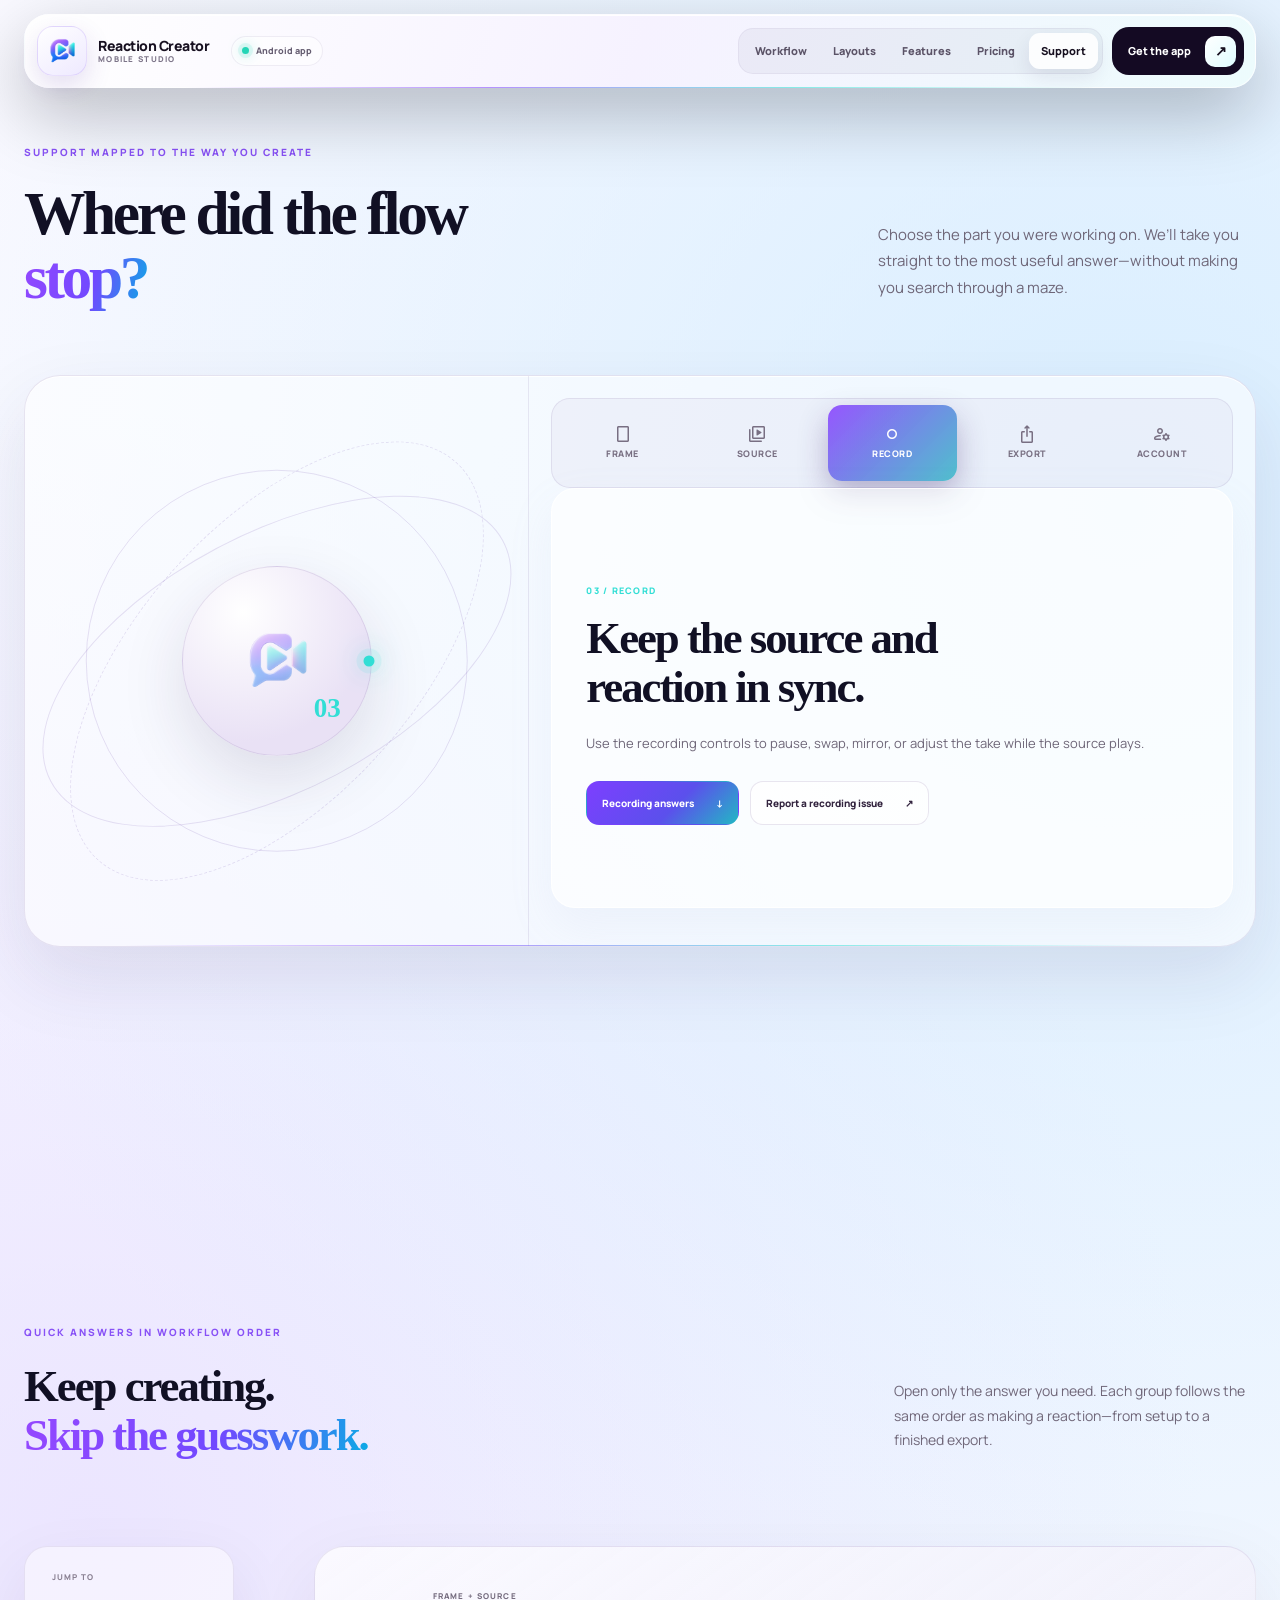
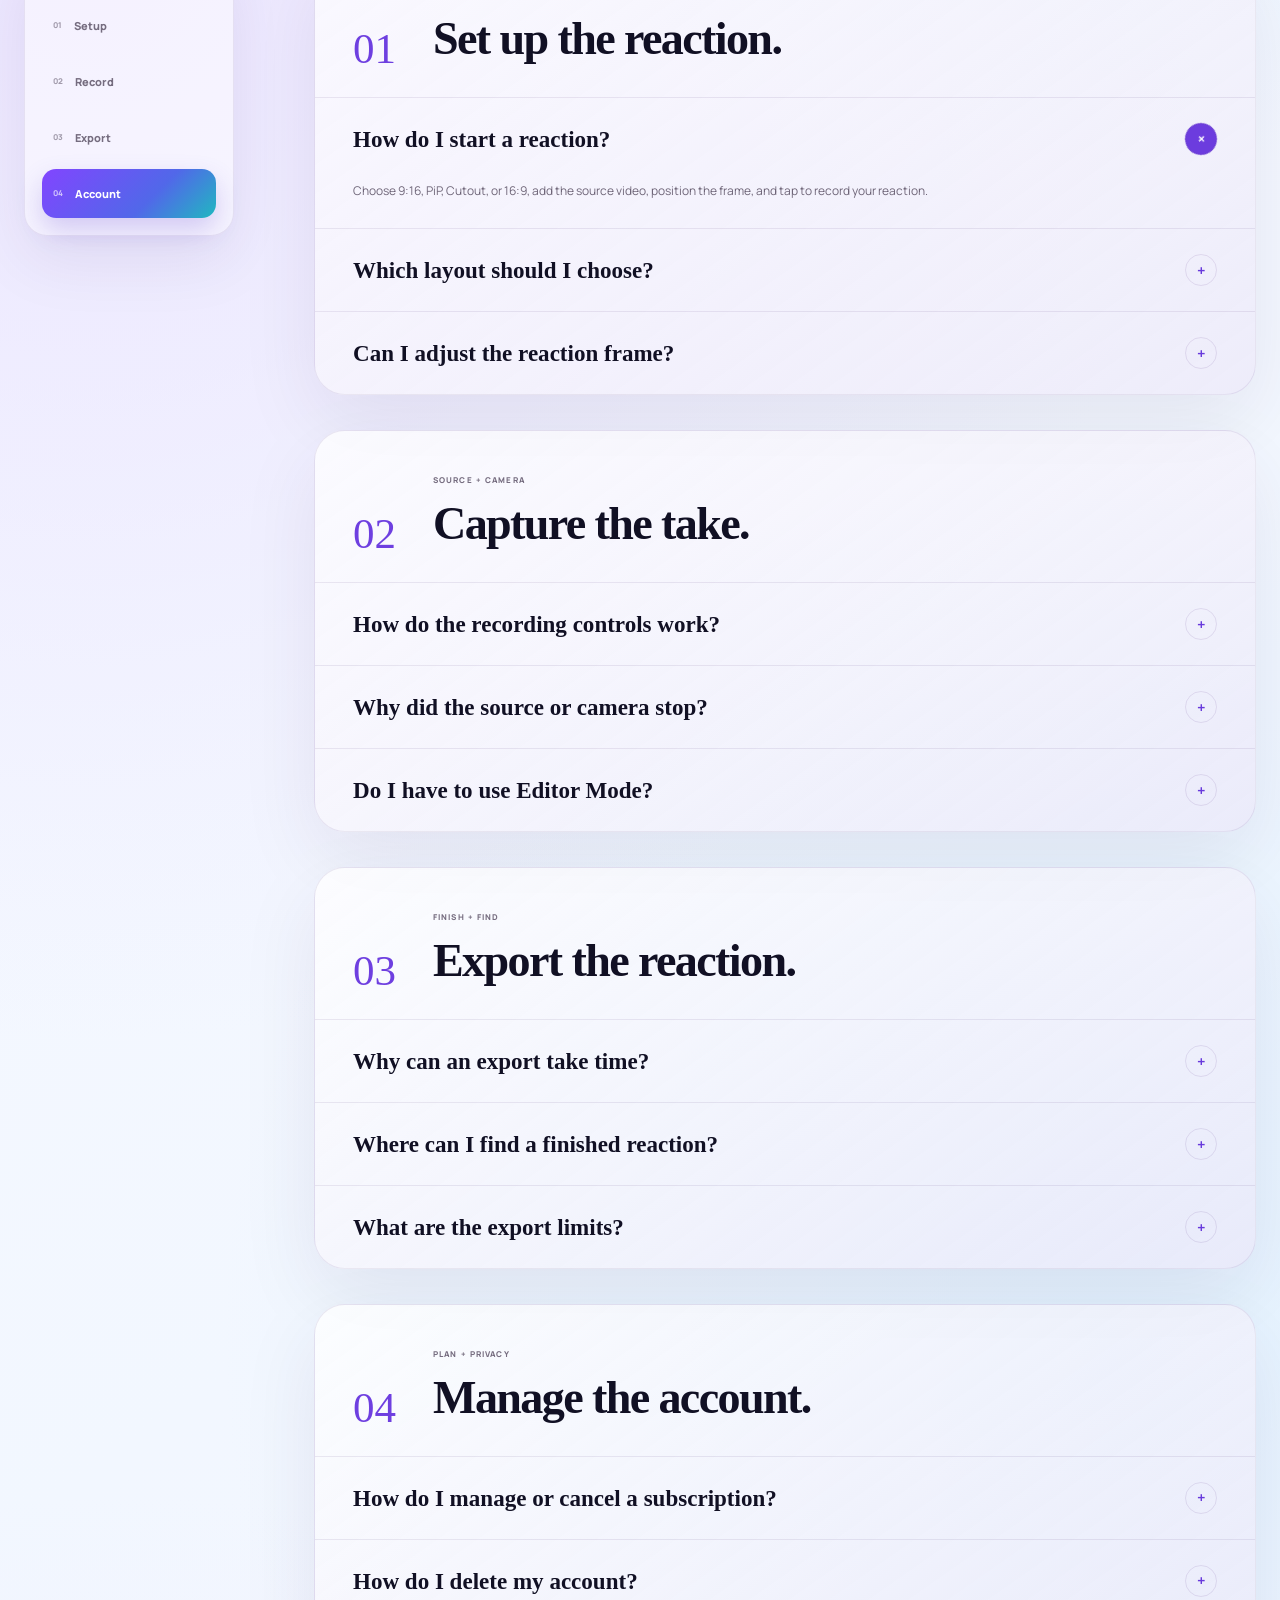
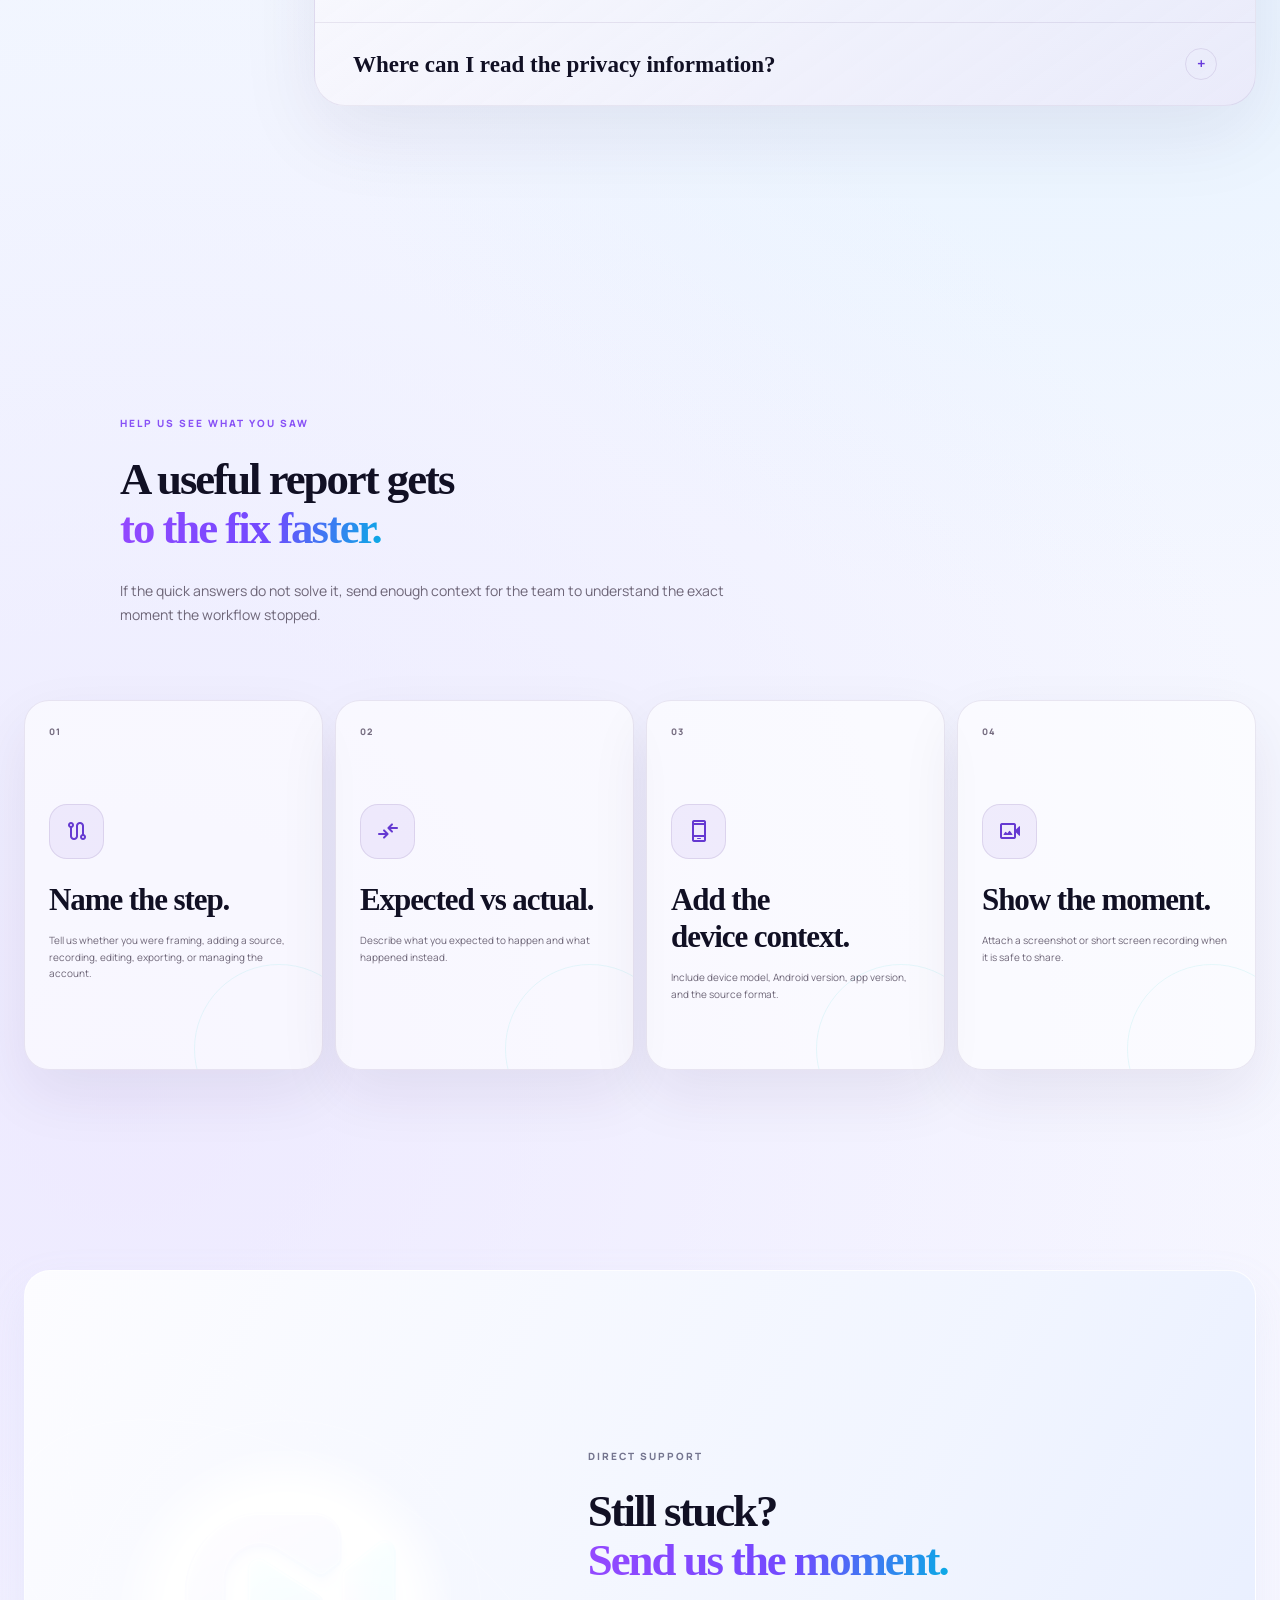
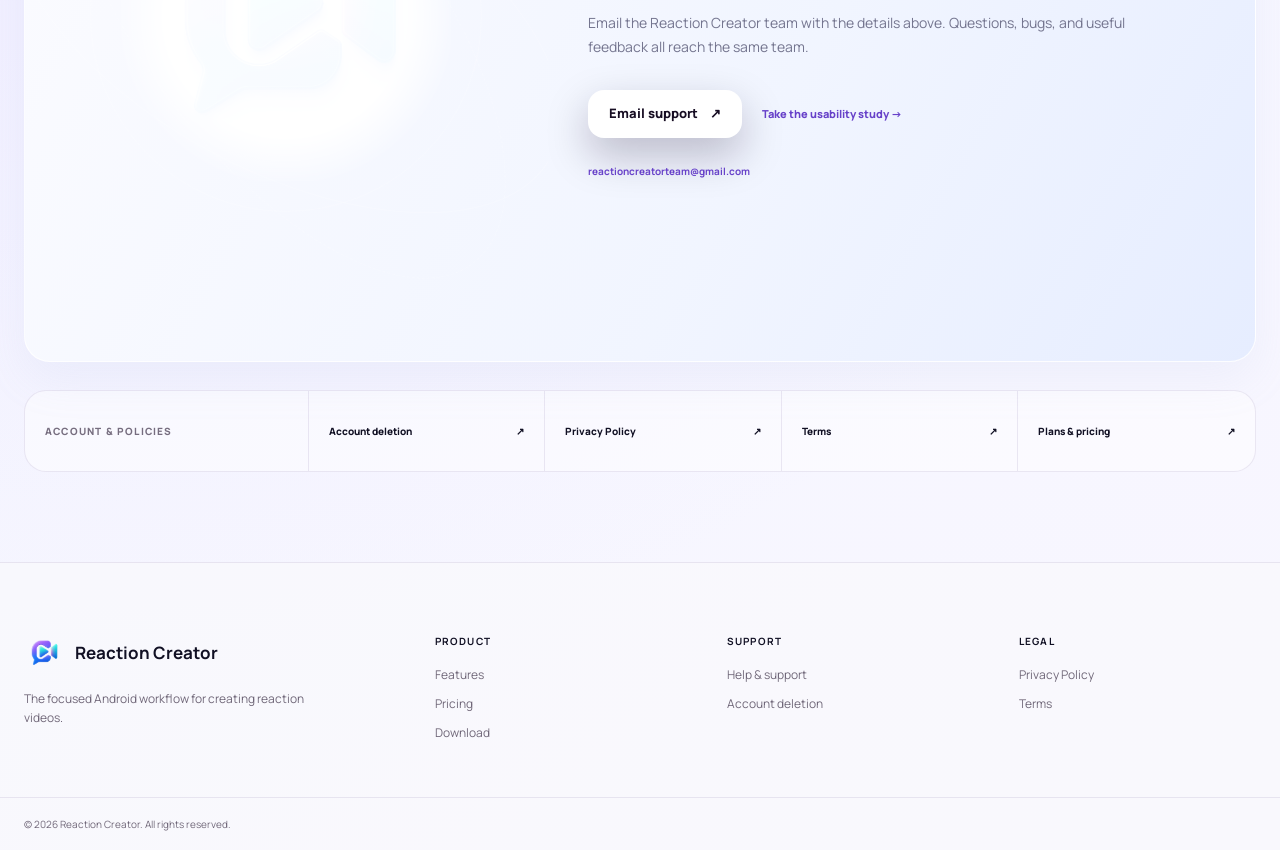
<file: support/index.html>
<!doctype html>
<html lang="en" class="no-gsap">
<head>
  <meta charset="utf-8">
  <meta name="viewport" content="width=device-width, initial-scale=1">
  <meta name="theme-color" content="#f8f7fc">
  <title>Reaction Creator Help &amp; Support | Recording, Export &amp; Billing</title>
  <meta name="description" content="Get fast help with Reaction Creator layouts, source videos, recording, exports, projects, subscriptions, accounts, and privacy on Android.">
  <link rel="canonical" href="https://www.reactioncreator.com/support/">
  <script>if(window.location.pathname.endsWith('/index.html')){const p=window.location.pathname.slice(0,-'index.html'.length)||'/support/';window.history.replaceState(null,'',p+window.location.search+window.location.hash)}</script>
  <meta property="og:type" content="website"><meta property="og:site_name" content="Reaction Creator">
  <meta property="og:title" content="Reaction Creator Help &amp; Support">
  <meta property="og:description" content="Find answers by following the reaction workflow: frame, source, record, export, and account.">
  <meta property="og:url" content="https://www.reactioncreator.com/support/"><meta property="og:image" content="https://www.reactioncreator.com/assets/img/social-preview.webp"><meta property="og:image:width" content="1200"><meta property="og:image:height" content="630"><meta name="twitter:card" content="summary_large_image">
  <link rel="icon" type="image/webp" href="/assets/img/favicon.webp"><link rel="apple-touch-icon" href="/assets/img/favicon.webp">
  <link rel="preconnect" href="https://fonts.googleapis.com"><link rel="preconnect" href="https://fonts.gstatic.com" crossorigin>
  <link rel="stylesheet" href="https://fonts.googleapis.com/css2?family=Manrope:wght@400;500;600;700;800&amp;display=swap"><link rel="stylesheet" href="https://fonts.googleapis.com/css2?family=Material+Symbols+Rounded:opsz,wght,FILL,GRAD@24,500,0,0">
  <link rel="stylesheet" href="/assets/css/support-v3.css?v=20260906-light1">
  <link rel="stylesheet" href="/assets/css/internal-ui.css?v=20260910-1">
  <script type="application/ld+json">{"@context":"https://schema.org","@type":"WebPage","name":"Reaction Creator Help & Support","url":"https://www.reactioncreator.com/support/","description":"Help with Reaction Creator recording, layouts, exports, plans, accounts, and privacy.","about":{"@type":"SoftwareApplication","name":"Reaction Creator","operatingSystem":"Android","applicationCategory":"MultimediaApplication"}}</script>
  <script type="application/ld+json">{"@context":"https://schema.org","@type":"FAQPage","mainEntity":[{"@type":"Question","name":"How do I start a reaction in Reaction Creator?","acceptedAnswer":{"@type":"Answer","text":"Choose 9:16, PiP, Cutout, or 16:9, add the source video, position the frame, and tap to record."}},{"@type":"Question","name":"Do I have to use Editor Mode?","acceptedAnswer":{"@type":"Answer","text":"No. A good recording can go directly to export. Editor Mode is optional when a take needs more polish."}},{"@type":"Question","name":"How do I manage a Reaction Creator subscription?","acceptedAnswer":{"@type":"Answer","text":"Manage or cancel the subscription through Google Play using the same Google account that made the purchase."}},{"@type":"Question","name":"How do I contact Reaction Creator support?","acceptedAnswer":{"@type":"Answer","text":"Email reactioncreatorteam@gmail.com and include what happened, what you expected, device details, app version, and a screenshot or recording when possible."}}]}</script>
</head>
<body class="support-page">
  <a class="skip-link" href="#main">Skip to content</a>
  <div class="page-progress" aria-hidden="true"><span data-page-progress></span></div>
  <div class="support-atmosphere" aria-hidden="true"><div class="support-palette support-palette--hero" data-support-palette></div><div class="support-palette support-palette--answers" data-support-palette></div><div class="support-palette support-palette--report" data-support-palette></div><div class="support-palette support-palette--contact" data-support-palette></div><div class="support-field"><span></span><span></span><span></span><span></span></div></div>

  <header class="site-header" data-header><nav class="nav shell" aria-label="Main navigation">
    <a class="brand" href="/" aria-label="Reaction Creator home"><span class="brand-mark" aria-hidden="true"><img src="/assets/img/favicon.webp" alt="" width="512" height="512" decoding="async"></span><span class="brand-lockup"><strong>Reaction Creator</strong><small>Mobile studio</small></span></a><span class="nav-status" aria-label="Available for Android"><i aria-hidden="true"></i>Android app</span>
    <button class="nav-toggle" type="button" aria-controls="site-menu" aria-expanded="false" data-nav-toggle><span class="nav-toggle-icon" aria-hidden="true"><i></i><i></i></span><span class="sr-only">Open menu</span></button>
    <div class="nav-menu" id="site-menu" data-nav-menu><div class="nav-links"><a href="/#workflow">Workflow</a><a href="/#layouts">Layouts</a><a href="/features/">Features</a><a href="/pricing/">Pricing</a><a href="/support/" aria-current="page">Support</a></div><a class="nav-download" href="https://play.google.com/store/apps/details?id=com.reaction.reactioncreator"><span>Get the app</span><i aria-hidden="true">↗</i></a></div>
  </nav></header>

  <main id="main">
    <section class="support-hero" data-support-scene="hero">
      <div class="shell support-hero__intro">
        <p class="kicker kicker--light"><span></span>Support mapped to the way you create</p>
        <h1><span>Where did the flow</span><br><em>stop?</em></h1>
        <p>Choose the part you were working on. We’ll take you straight to the most useful answer—without making you search through a maze.</p>
      </div>
      <div class="shell support-console" data-support-console>
        <div class="support-console__signal" aria-hidden="true"><div class="signal-ring signal-ring--one"></div><div class="signal-ring signal-ring--two"></div><div class="signal-ring signal-ring--three"></div><div class="signal-core"><img src="/assets/img/favicon.webp" alt="" width="512" height="512"><span data-signal-number>03</span></div><i class="signal-pulse"></i></div>
        <div class="support-console__interface">
          <div class="support-tabs" role="tablist" aria-label="Choose a support topic">
            <button type="button" role="tab" id="support-tab-frame" aria-controls="support-panel-frame" aria-selected="false" tabindex="-1" data-support-tab="0"><i class="material-symbols-rounded" aria-hidden="true">crop_portrait</i><span>Frame</span></button>
            <button type="button" role="tab" id="support-tab-source" aria-controls="support-panel-source" aria-selected="false" tabindex="-1" data-support-tab="1"><i class="material-symbols-rounded" aria-hidden="true">video_library</i><span>Source</span></button>
            <button type="button" role="tab" id="support-tab-record" aria-controls="support-panel-record" aria-selected="true" tabindex="0" class="is-active" data-support-tab="2"><i class="material-symbols-rounded" aria-hidden="true">fiber_manual_record</i><span>Record</span></button>
            <button type="button" role="tab" id="support-tab-export" aria-controls="support-panel-export" aria-selected="false" tabindex="-1" data-support-tab="3"><i class="material-symbols-rounded" aria-hidden="true">ios_share</i><span>Export</span></button>
            <button type="button" role="tab" id="support-tab-account" aria-controls="support-panel-account" aria-selected="false" tabindex="-1" data-support-tab="4"><i class="material-symbols-rounded" aria-hidden="true">manage_accounts</i><span>Account</span></button>
          </div>
          <div class="support-panels">
            <article id="support-panel-frame" role="tabpanel" aria-labelledby="support-tab-frame" hidden data-support-panel="0"><p class="panel-number">01 / Frame</p><h2>Choose the canvas before the moment begins.</h2><p>Start with the format that matches where the reaction will live: 9:16, PiP, Cutout, or 16:9.</p><div><a href="#setup-help">Layout answers <span>↓</span></a><a href="/features/#layouts">See every layout <span>↗</span></a></div></article>
            <article id="support-panel-source" role="tabpanel" aria-labelledby="support-tab-source" hidden data-support-panel="1"><p class="panel-number">02 / Source</p><h2>Bring the video into the reaction flow.</h2><p>Choose the source, check its orientation, and position the creator view before recording.</p><div><a href="#setup-help">Source answers <span>↓</span></a><a href="mailto:reactioncreatorteam@gmail.com?subject=Reaction%20Creator%20Source%20Help">Ask about a source <span>↗</span></a></div></article>
            <article id="support-panel-record" role="tabpanel" aria-labelledby="support-tab-record" class="is-active" data-support-panel="2"><p class="panel-number">03 / Record</p><h2>Keep the source and reaction in sync.</h2><p>Use the recording controls to pause, swap, mirror, or adjust the take while the source plays.</p><div><a href="#recording-help">Recording answers <span>↓</span></a><a href="mailto:reactioncreatorteam@gmail.com?subject=Reaction%20Creator%20Recording%20Help">Report a recording issue <span>↗</span></a></div></article>
            <article id="support-panel-export" role="tabpanel" aria-labelledby="support-tab-export" hidden data-support-panel="3"><p class="panel-number">04 / Export</p><h2>Finish the take without losing momentum.</h2><p>Export directly when the recording is ready, or open Editor Mode only when the take needs more polish.</p><div><a href="#export-help">Export answers <span>↓</span></a><a href="/pricing/">Compare export limits <span>↗</span></a></div></article>
            <article id="support-panel-account" role="tabpanel" aria-labelledby="support-tab-account" hidden data-support-panel="4"><p class="panel-number">05 / Account</p><h2>Manage the plan, account, and privacy choices.</h2><p>Find Google Play billing guidance, account deletion steps, and the policies that explain how your information is handled.</p><div><a href="#account-help">Account answers <span>↓</span></a><a href="/account-deletion/">Delete an account <span>↗</span></a></div></article>
          </div>
        </div>
      </div>
      <div class="support-ticker" aria-label="Support topics"><div><span>Layouts</span><i></i><span>Sources</span><i></i><span>Recording</span><i></i><span>Exports</span><i></i><span>Projects</span><i></i><span>Plans</span><i></i><span>Accounts</span><i></i><span aria-hidden="true">Layouts</span><i aria-hidden="true"></i><span aria-hidden="true">Sources</span><i aria-hidden="true"></i><span aria-hidden="true">Recording</span><i aria-hidden="true"></i><span aria-hidden="true">Exports</span><i aria-hidden="true"></i><span aria-hidden="true">Projects</span><i aria-hidden="true"></i><span aria-hidden="true">Plans</span><i aria-hidden="true"></i><span aria-hidden="true">Accounts</span></div></div>
    </section>

    <section class="answer-workspace" id="answers" data-support-scene="answers">
      <div class="shell answer-workspace__heading" data-reveal><p class="kicker"><span></span>Quick answers in workflow order</p><h2>Keep creating.<br><em>Skip the guesswork.</em></h2><p>Open only the answer you need. Each group follows the same order as making a reaction—from setup to a finished export.</p></div>
      <div class="shell answer-workspace__grid">
        <nav class="answer-rail" aria-label="Support answer groups"><p>Jump to</p><a href="#setup-help" class="is-active" data-answer-link="setup-help"><span>01</span>Setup</a><a href="#recording-help" data-answer-link="recording-help"><span>02</span>Record</a><a href="#export-help" data-answer-link="export-help"><span>03</span>Export</a><a href="#account-help" data-answer-link="account-help"><span>04</span>Account</a></nav>
        <div class="answer-groups">
          <section class="answer-group" id="setup-help" data-answer-group data-reveal><header><span>01</span><div><small>Frame + source</small><h3>Set up the reaction.</h3></div></header><div class="answer-list"><details open><summary>How do I start a reaction?<span>+</span></summary><p>Choose 9:16, PiP, Cutout, or 16:9, add the source video, position the frame, and tap to record your reaction.</p></details><details><summary>Which layout should I choose?<span>+</span></summary><p>Use 9:16 for vertical Shorts and Reels, 16:9 for wide video, PiP when you want a movable camera window, and Cutout when you want the creator placed directly over the source.</p></details><details><summary>Can I adjust the reaction frame?<span>+</span></summary><p>Yes. Adjust the framing, swap the source and camera positions, mirror the camera, or change the setup before recording.</p></details></div></section>
          <section class="answer-group" id="recording-help" data-answer-group data-reveal><header><span>02</span><div><small>Source + camera</small><h3>Capture the take.</h3></div></header><div class="answer-list"><details><summary>How do the recording controls work?<span>+</span></summary><p>The controls let you pause recording, pause the source, swap views, adjust framing, mirror the camera, or change focus during the take.</p></details><details><summary>Why did the source or camera stop?<span>+</span></summary><p>Check that Reaction Creator has camera, microphone, and media permissions, close other apps using the camera, then reopen the source and try the take again.</p></details><details><summary>Do I have to use Editor Mode?<span>+</span></summary><p>No. A good recording can go directly to export. Editor Mode is optional when you want to trim, add text, adjust audio, or use effects.</p></details></div></section>
          <section class="answer-group" id="export-help" data-answer-group data-reveal><header><span>03</span><div><small>Finish + find</small><h3>Export the reaction.</h3></div></header><div class="answer-list"><details><summary>Why can an export take time?<span>+</span></summary><p>Longer clips, higher-resolution media, and more complex compositions can take additional processing time on the device. Keep the app open until the export finishes.</p></details><details><summary>Where can I find a finished reaction?<span>+</span></summary><p>Open Export History to find completed exports. Saved or unfinished work remains available from Projects.</p></details><details><summary>What are the export limits?<span>+</span></summary><p>Free includes 3 daily exports, Premium Monthly includes 15 daily exports, and Premium Annual includes unlimited exports. <a href="/pricing/">Compare plans</a>.</p></details></div></section>
          <section class="answer-group" id="account-help" data-answer-group data-reveal><header><span>04</span><div><small>Plan + privacy</small><h3>Manage the account.</h3></div></header><div class="answer-list"><details><summary>How do I manage or cancel a subscription?<span>+</span></summary><p>Use Google Play subscriptions from the same Google account used for the purchase to view, manage, or cancel a plan.</p></details><details><summary>How do I delete my account?<span>+</span></summary><p>Use the account deletion option in the app, or follow the steps on the <a href="/account-deletion/">Account Deletion page</a> if you cannot access it.</p></details><details><summary>Where can I read the privacy information?<span>+</span></summary><p>The <a href="/privacy-policy/">Privacy Policy</a> explains how Reaction Creator handles app and account information.</p></details></div></section>
        </div>
      </div>
    </section>

    <section class="report-path" data-support-scene="report">
      <div class="shell report-path__heading" data-reveal><p class="kicker kicker--light"><span></span>Help us see what you saw</p><h2>A useful report gets<br><em>to the fix faster.</em></h2><p>If the quick answers do not solve it, send enough context for the team to understand the exact moment the workflow stopped.</p></div>
      <ol class="shell report-path__steps"><li data-reveal><span>01</span><i class="material-symbols-rounded" aria-hidden="true">route</i><h3>Name the step.</h3><p>Tell us whether you were framing, adding a source, recording, editing, exporting, or managing the account.</p></li><li data-reveal><span>02</span><i class="material-symbols-rounded" aria-hidden="true">compare_arrows</i><h3>Expected vs actual.</h3><p>Describe what you expected to happen and what happened instead.</p></li><li data-reveal><span>03</span><i class="material-symbols-rounded" aria-hidden="true">phone_android</i><h3>Add the device context.</h3><p>Include device model, Android version, app version, and the source format.</p></li><li data-reveal><span>04</span><i class="material-symbols-rounded" aria-hidden="true">video_camera_back</i><h3>Show the moment.</h3><p>Attach a screenshot or short screen recording when it is safe to share.</p></li></ol>
    </section>

    <section class="support-contact" id="contact" data-support-scene="contact">
      <div class="shell support-contact__panel"><div class="support-contact__signal" aria-hidden="true"><span></span><span></span><span></span><img src="/assets/img/app-logo.webp" alt="" width="1254" height="1254" loading="lazy" decoding="async"></div><div class="support-contact__copy" data-reveal><p class="kicker kicker--light"><span></span>Direct support</p><h2>Still stuck?<br><em>Send us the moment.</em></h2><p>Email the Reaction Creator team with the details above. Questions, bugs, and useful feedback all reach the same team.</p><div><a class="button button--white" href="mailto:reactioncreatorteam@gmail.com?subject=Reaction%20Creator%20Support">Email support <span aria-hidden="true">↗</span></a><a href="/feedback/">Take the usability study <span aria-hidden="true">→</span></a></div><a class="support-email" href="mailto:reactioncreatorteam@gmail.com?subject=Reaction%20Creator%20Support">reactioncreatorteam@gmail.com</a></div></div>
      <div class="shell policy-links" data-reveal><p>Account &amp; policies</p><a href="/account-deletion/">Account deletion <span>↗</span></a><a href="/privacy-policy/">Privacy Policy <span>↗</span></a><a href="/terms/">Terms <span>↗</span></a><a href="/pricing/">Plans &amp; pricing <span>↗</span></a></div>
    </section>
  </main>

  <footer class="site-footer"><div class="shell footer-grid"><div class="footer-brand"><a class="footer-lockup" href="/" aria-label="Reaction Creator home"><img src="/assets/img/favicon.webp" alt="" width="512" height="512" loading="lazy" decoding="async"><strong>Reaction Creator</strong></a><p>The focused Android workflow for creating reaction videos.</p></div><div><h3>Product</h3><div class="footer-links"><a href="/features/">Features</a><a href="/pricing/">Pricing</a><a href="https://play.google.com/store/apps/details?id=com.reaction.reactioncreator">Download</a></div></div><div><h3>Support</h3><div class="footer-links"><a href="/support/">Help &amp; support</a><a href="/account-deletion/">Account deletion</a></div></div><div><h3>Legal</h3><div class="footer-links"><a href="/privacy-policy/">Privacy Policy</a><a href="/terms/">Terms</a></div></div></div><div class="footer-bottom"><div class="shell">&copy; <span data-year></span> Reaction Creator. All rights reserved.</div></div></footer>
  <script src="/assets/js/support-v3.js?v=20260905-professional2"></script>
</body>
</html>
</file>
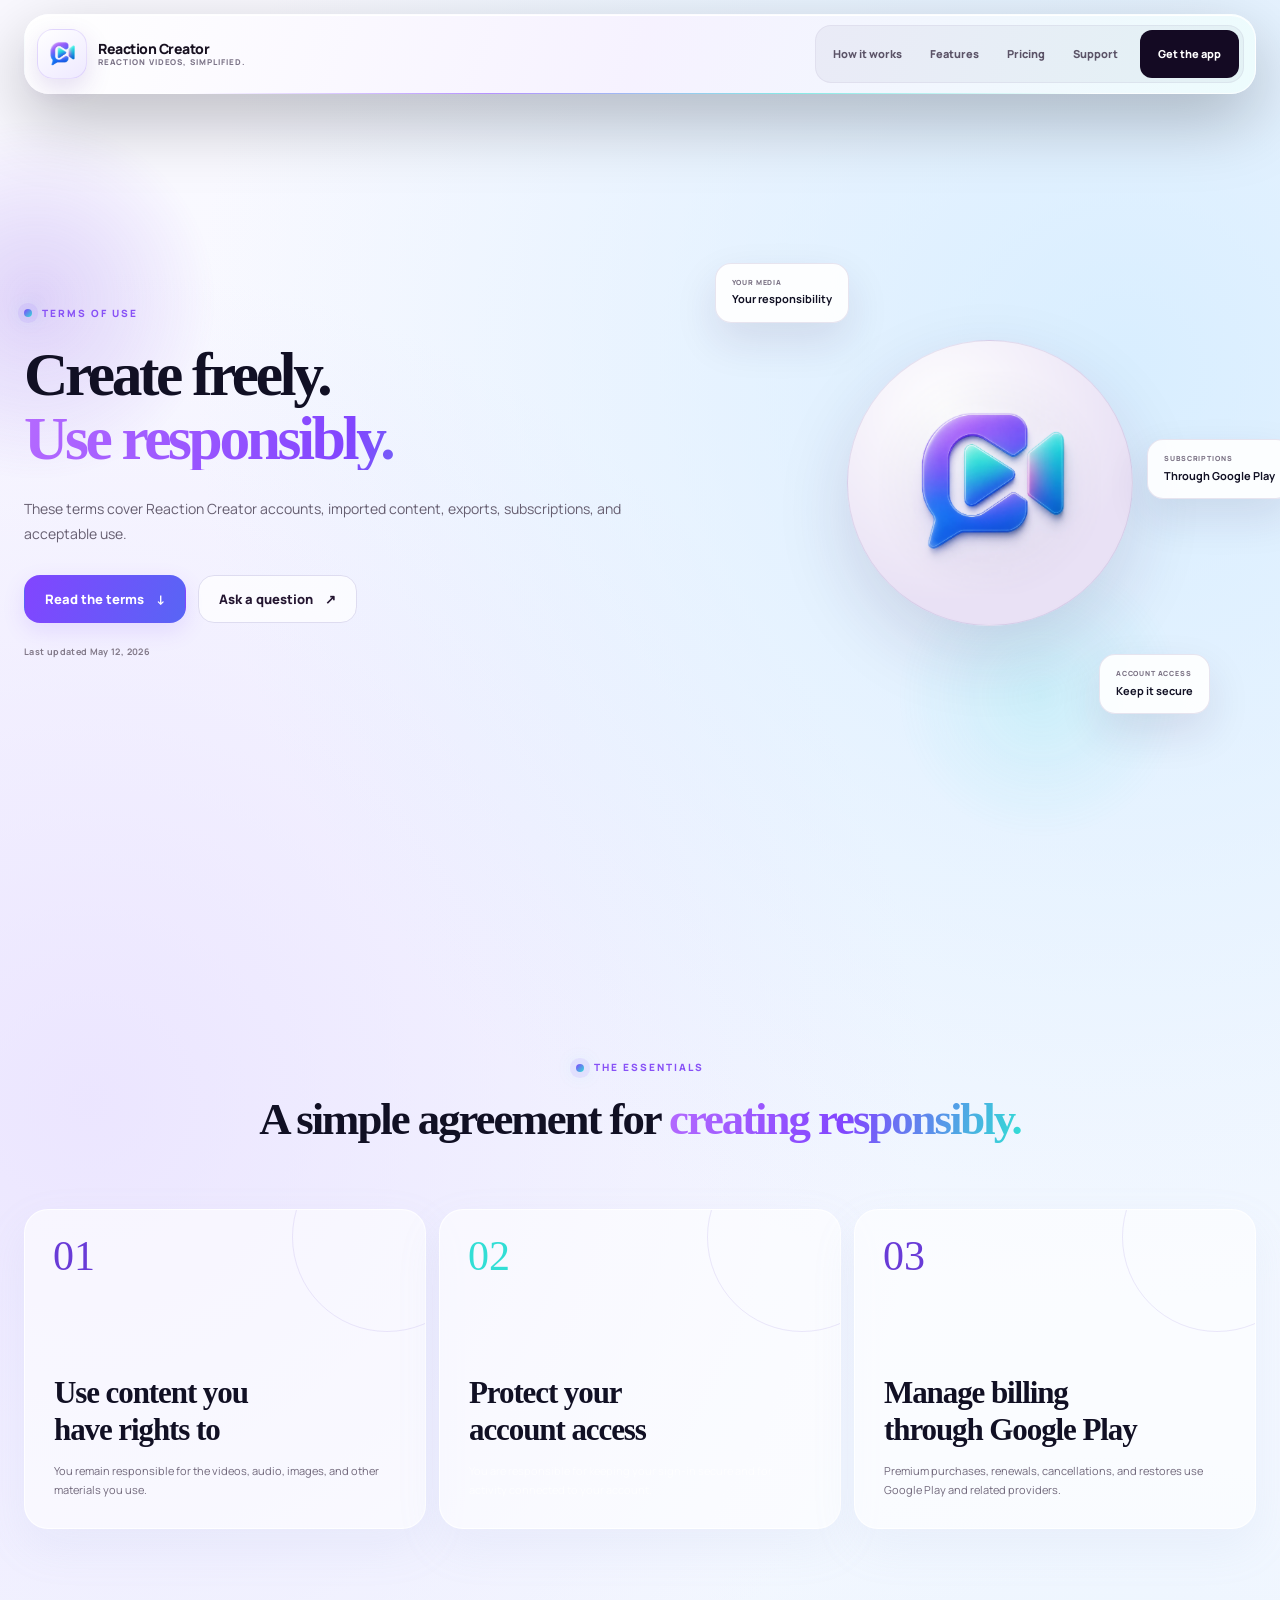
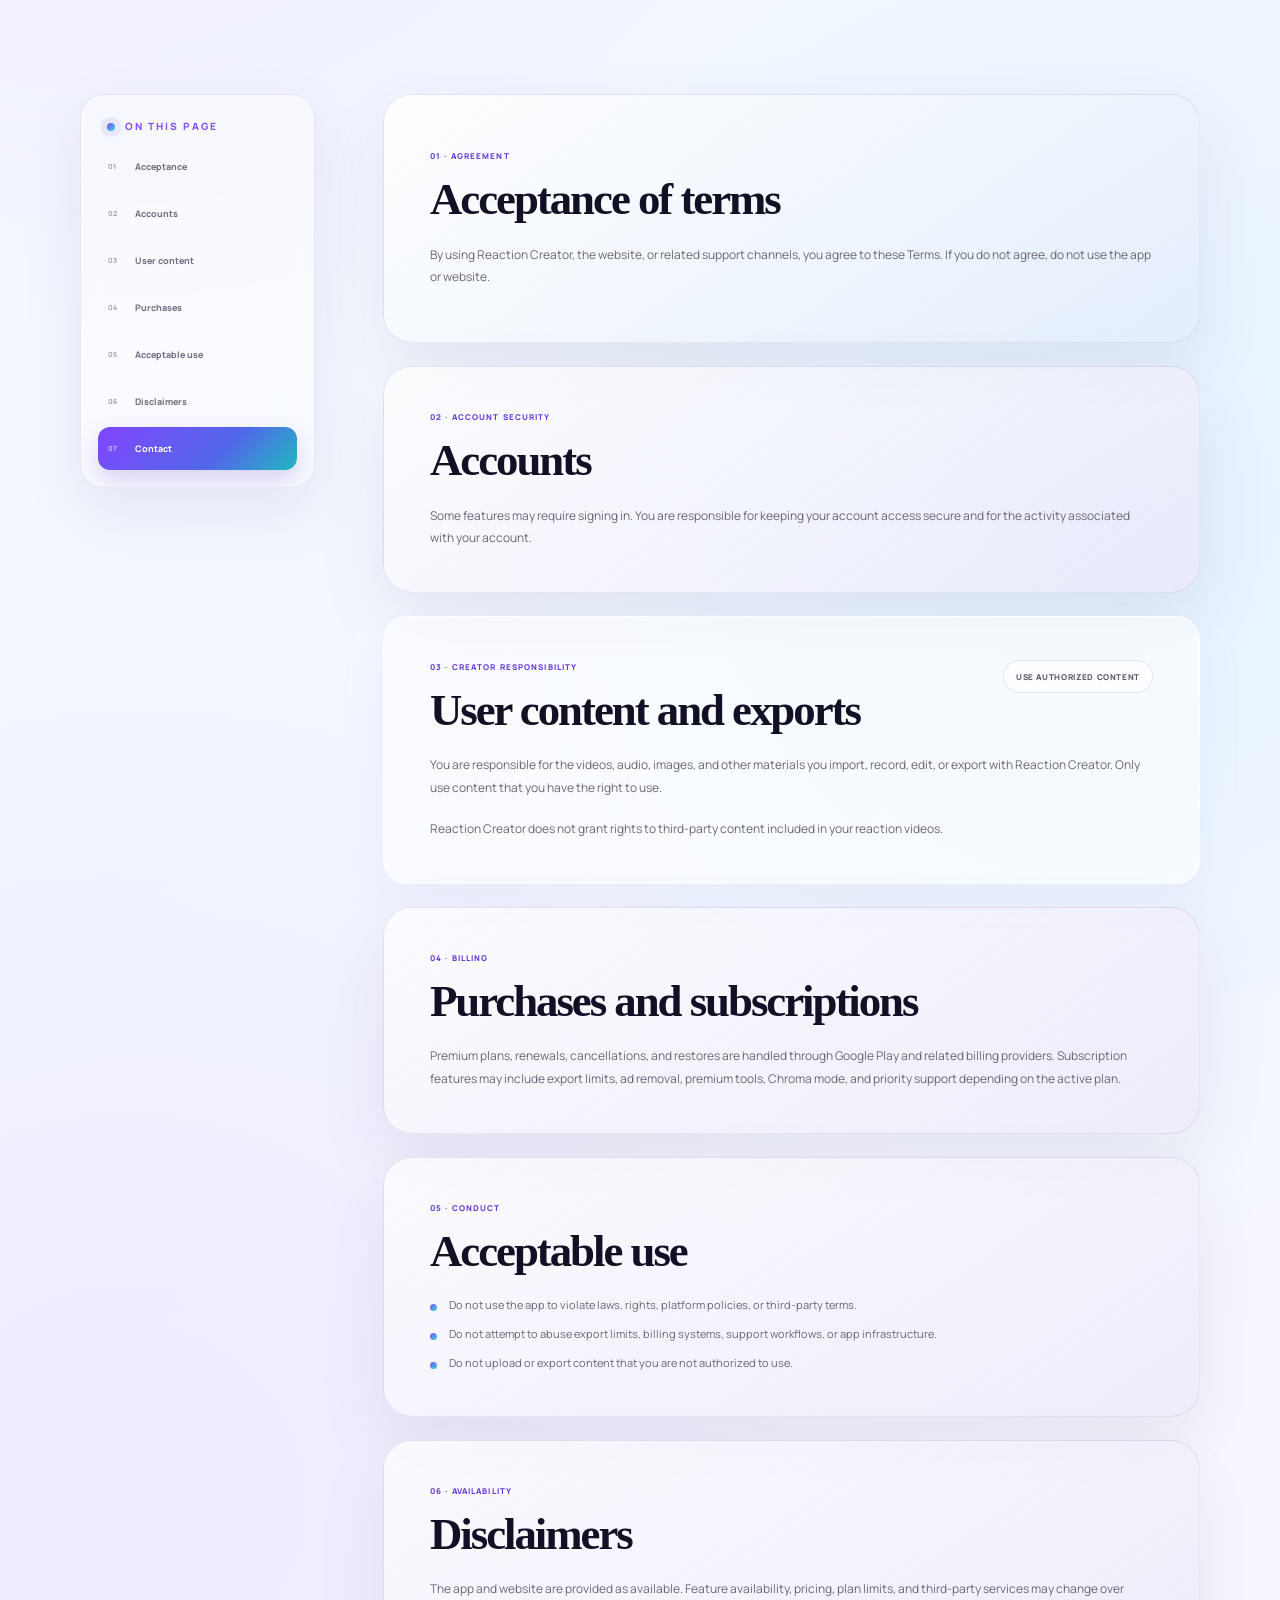
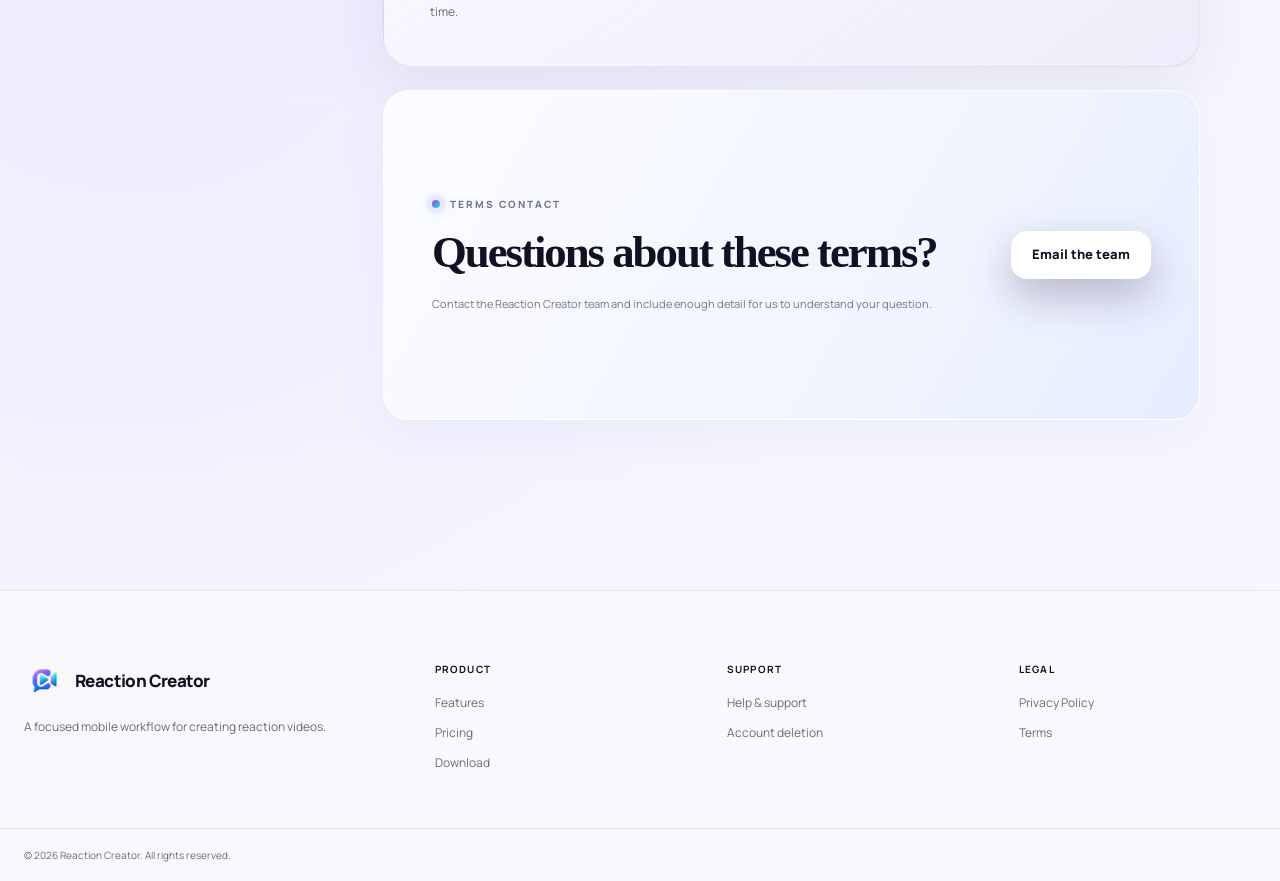
<file: terms/index.html>
<!doctype html>
<html lang="en" class="no-gsap">

<head>
  <meta charset="utf-8">
  <meta name="viewport" content="width=device-width, initial-scale=1">
  <meta name="theme-color" content="#f8f7fc">

  <title>Terms of Use | Reaction Creator</title>
  <meta name="description" content="Terms of use for the Reaction Creator Android app and website.">
  <base href="/">
  <link rel="canonical" href="https://www.reactioncreator.com/terms/">
  <meta property="og:type" content="website">
  <meta property="og:site_name" content="Reaction Creator">
  <meta property="og:title" content="Terms of Use | Reaction Creator">
  <meta property="og:description" content="Terms covering Reaction Creator accounts, imported content, exports, subscriptions, and acceptable use.">
  <meta property="og:url" content="https://www.reactioncreator.com/terms/">
  <meta property="og:image" content="https://www.reactioncreator.com/assets/img/social-preview.webp">
  <meta property="og:image:width" content="1200">
  <meta property="og:image:height" content="630">
  <meta name="twitter:card" content="summary_large_image">

  <link rel="icon" type="image/webp" href="../assets/img/favicon.webp">
  <link rel="apple-touch-icon" href="../assets/img/favicon.webp">
  <link rel="preconnect" href="https://fonts.googleapis.com">
  <link rel="preconnect" href="https://fonts.gstatic.com" crossorigin>
  <link rel="stylesheet" href="https://fonts.googleapis.com/css2?family=Manrope:wght@400;500;600;700;800&amp;display=swap">
  <link rel="stylesheet" href="../assets/css/legal-v3.css?v=20260906-light1">
  <link rel="stylesheet" href="/assets/css/internal-ui.css?v=20260910-1">
</head>

<body class="legal-page legal-page--terms">
  <a class="skip-link" href="#main">Skip to content</a>

  <header class="site-header">
    <nav class="nav shell" aria-label="Main navigation">
      <a class="brand" href="/" aria-label="Reaction Creator home">
        <span class="brand__icon"><img src="../assets/img/favicon.webp" alt="" width="512" height="512"></span>
        <span class="brand__text">
          <strong>Reaction Creator</strong>
          <small>Reaction videos, simplified.</small>
        </span>
      </a>

      <button class="nav-toggle" type="button" aria-controls="site-menu" aria-expanded="false" data-nav-toggle>
        <span aria-hidden="true"></span>
        <span class="screen-reader-only">Open menu</span>
      </button>

      <div class="nav-menu" id="site-menu" data-nav-menu>
        <a href="/#workflow">How it works</a>
        <a href="/features/">Features</a>
        <a href="/pricing/">Pricing</a>
        <a href="/support/">Support</a>
        <a class="nav-menu__cta" href="https://play.google.com/store/apps/details?id=com.reaction.reactioncreator">Get the app</a>
      </div>
    </nav>
  </header>

  <main id="main">
    <section class="legal-hero">
      <div class="legal-hero__orb legal-hero__orb--one" aria-hidden="true"></div>
      <div class="legal-hero__orb legal-hero__orb--two" aria-hidden="true"></div>

      <div class="shell legal-hero__grid">
        <div class="legal-hero__copy">
          <p class="section-label">Terms of Use</p>
          <h1>Create freely. <span>Use responsibly.</span></h1>
          <p class="legal-hero__description">
            These terms cover Reaction Creator accounts, imported content, exports, subscriptions, and acceptable use.
          </p>

          <div class="button-row">
            <a class="button button--primary" href="#acceptance">Read the terms <span aria-hidden="true">↓</span></a>
            <a class="button button--secondary" href="mailto:reactioncreatorteam@gmail.com?subject=Reaction%20Creator%20terms%20question">Ask a question <span aria-hidden="true">↗</span></a>
          </div>

          <p class="legal-hero__meta">Last updated May 12, 2026</p>
        </div>

        <div class="legal-hero__visual" aria-label="Reaction Creator terms overview">
          <div class="legal-hero__ring legal-hero__ring--outer" aria-hidden="true"></div>
          <div class="legal-hero__ring legal-hero__ring--inner" aria-hidden="true"></div>

          <figure class="legal-app-mark">
            <img src="../assets/img/app-logo.webp" alt="Reaction Creator app icon" width="1254" height="1254" decoding="async">
          </figure>

          <article class="legal-fact legal-fact--pending">
            <small>Your media</small>
            <strong>Your responsibility</strong>
          </article>
          <article class="legal-fact legal-fact--cancel">
            <small>Subscriptions</small>
            <strong>Through Google Play</strong>
          </article>
          <article class="legal-fact legal-fact--billing">
            <small>Account access</small>
            <strong>Keep it secure</strong>
          </article>
        </div>
      </div>
    </section>

    <section class="deletion-summary" aria-labelledby="terms-summary-title">
      <div class="shell">
        <div class="legal-heading legal-heading--center">
          <p class="section-label">The essentials</p>
          <h2 id="terms-summary-title">A simple agreement for <span>creating responsibly.</span></h2>
        </div>

        <div class="deletion-summary__grid">
          <article class="summary-card">
            <span>01</span>
            <h3>Use content you have rights to</h3>
            <p>You remain responsible for the videos, audio, images, and other materials you use.</p>
          </article>
          <article class="summary-card summary-card--tint">
            <span>02</span>
            <h3>Protect your account access</h3>
            <p>You are responsible for keeping your sign-in secure and for activity connected to your account.</p>
          </article>
          <article class="summary-card">
            <span>03</span>
            <h3>Manage billing through Google Play</h3>
            <p>Premium purchases, renewals, cancellations, and restores use Google Play and related providers.</p>
          </article>
        </div>
      </div>
    </section>

    <section class="legal-content-stage">
      <div class="shell legal-layout-v2 legal-layout-v2--compact">
        <aside class="legal-toc" aria-label="Terms sections">
          <p class="section-label">On this page</p>
          <nav>
            <a href="#acceptance"><span>01</span> Acceptance</a>
            <a href="#accounts"><span>02</span> Accounts</a>
            <a href="#content"><span>03</span> User content</a>
            <a href="#purchases"><span>04</span> Purchases</a>
            <a href="#conduct"><span>05</span> Acceptable use</a>
            <a href="#disclaimers"><span>06</span> Disclaimers</a>
            <a href="#contact"><span>07</span> Contact</a>
          </nav>
        </aside>

        <div class="legal-articles">
          <article class="legal-article legal-article--intro" id="acceptance">
            <p class="legal-article__number">01 · Agreement</p>
            <h2>Acceptance of terms</h2>
            <p>By using Reaction Creator, the website, or related support channels, you agree to these Terms. If you do not agree, do not use the app or website.</p>
          </article>

          <article class="legal-article" id="accounts">
            <p class="legal-article__number">02 · Account security</p>
            <h2>Accounts</h2>
            <p>Some features may require signing in. You are responsible for keeping your account access secure and for the activity associated with your account.</p>
          </article>

          <article class="legal-article legal-article--action" id="content">
            <div class="legal-article__heading">
              <div>
                <p class="legal-article__number">03 · Creator responsibility</p>
                <h2>User content and exports</h2>
              </div>
              <span class="legal-pill">Use authorized content</span>
            </div>
            <p>You are responsible for the videos, audio, images, and other materials you import, record, edit, or export with Reaction Creator. Only use content that you have the right to use.</p>
            <p>Reaction Creator does not grant rights to third-party content included in your reaction videos.</p>
          </article>

          <article class="legal-article" id="purchases">
            <p class="legal-article__number">04 · Billing</p>
            <h2>Purchases and subscriptions</h2>
            <p>Premium plans, renewals, cancellations, and restores are handled through Google Play and related billing providers. Subscription features may include export limits, ad removal, premium tools, Chroma mode, and priority support depending on the active plan.</p>
          </article>

          <article class="legal-article" id="conduct">
            <p class="legal-article__number">05 · Conduct</p>
            <h2>Acceptable use</h2>
            <ul>
              <li>Do not use the app to violate laws, rights, platform policies, or third-party terms.</li>
              <li>Do not attempt to abuse export limits, billing systems, support workflows, or app infrastructure.</li>
              <li>Do not upload or export content that you are not authorized to use.</li>
            </ul>
          </article>

          <article class="legal-article" id="disclaimers">
            <p class="legal-article__number">06 · Availability</p>
            <h2>Disclaimers</h2>
            <p>The app and website are provided as available. Feature availability, pricing, plan limits, and third-party services may change over time.</p>
          </article>

          <article class="legal-contact" id="contact">
            <div>
              <p class="section-label section-label--light">Terms contact</p>
              <h2>Questions about these terms?</h2>
              <p>Contact the Reaction Creator team and include enough detail for us to understand your question.</p>
            </div>
            <a class="button button--white" href="mailto:reactioncreatorteam@gmail.com?subject=Reaction%20Creator%20terms%20question">Email the team</a>
          </article>
        </div>
      </div>
    </section>
  </main>

  <footer class="site-footer">
    <div class="shell footer-grid">
      <div class="footer-brand">
        <a class="brand" href="/" aria-label="Reaction Creator home">
          <span class="brand__icon"><img src="../assets/img/favicon.webp" alt="" width="512" height="512"></span>
          <span class="brand__text"><strong>Reaction Creator</strong></span>
        </a>
        <p>A focused mobile workflow for creating reaction videos.</p>
      </div>
      <div><h3>Product</h3><div class="footer-links"><a href="/features/">Features</a><a href="/pricing/">Pricing</a><a href="https://play.google.com/store/apps/details?id=com.reaction.reactioncreator">Download</a></div></div>
      <div><h3>Support</h3><div class="footer-links"><a href="/support/">Help &amp; support</a><a href="/account-deletion/">Account deletion</a></div></div>
      <div><h3>Legal</h3><div class="footer-links"><a href="/privacy-policy/">Privacy Policy</a><a href="/terms/">Terms</a></div></div>
    </div>
    <div class="footer-bottom"><div class="shell">&copy; <span data-year></span> Reaction Creator. All rights reserved.</div></div>
  </footer>

  <script src="../assets/js/legal-v3.js?v=20260904-1"></script>
</body>
</html>
</file>
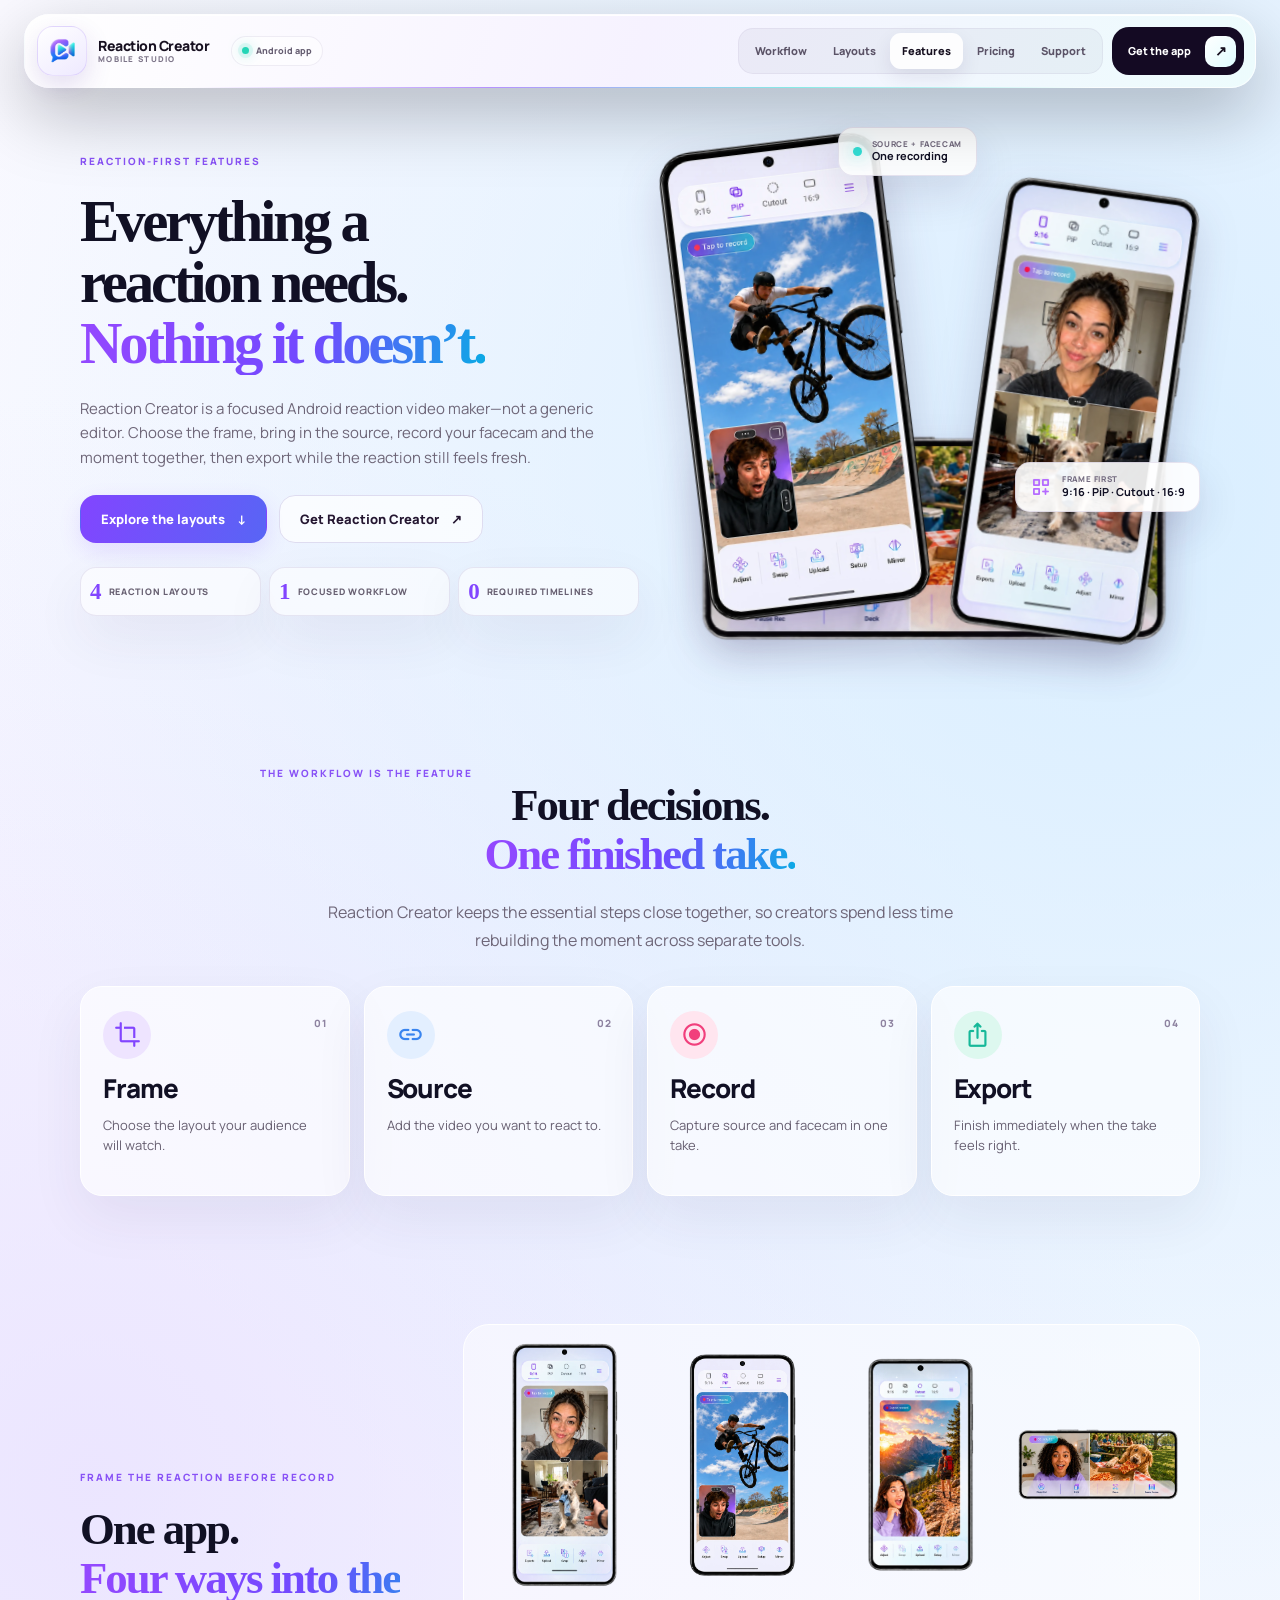
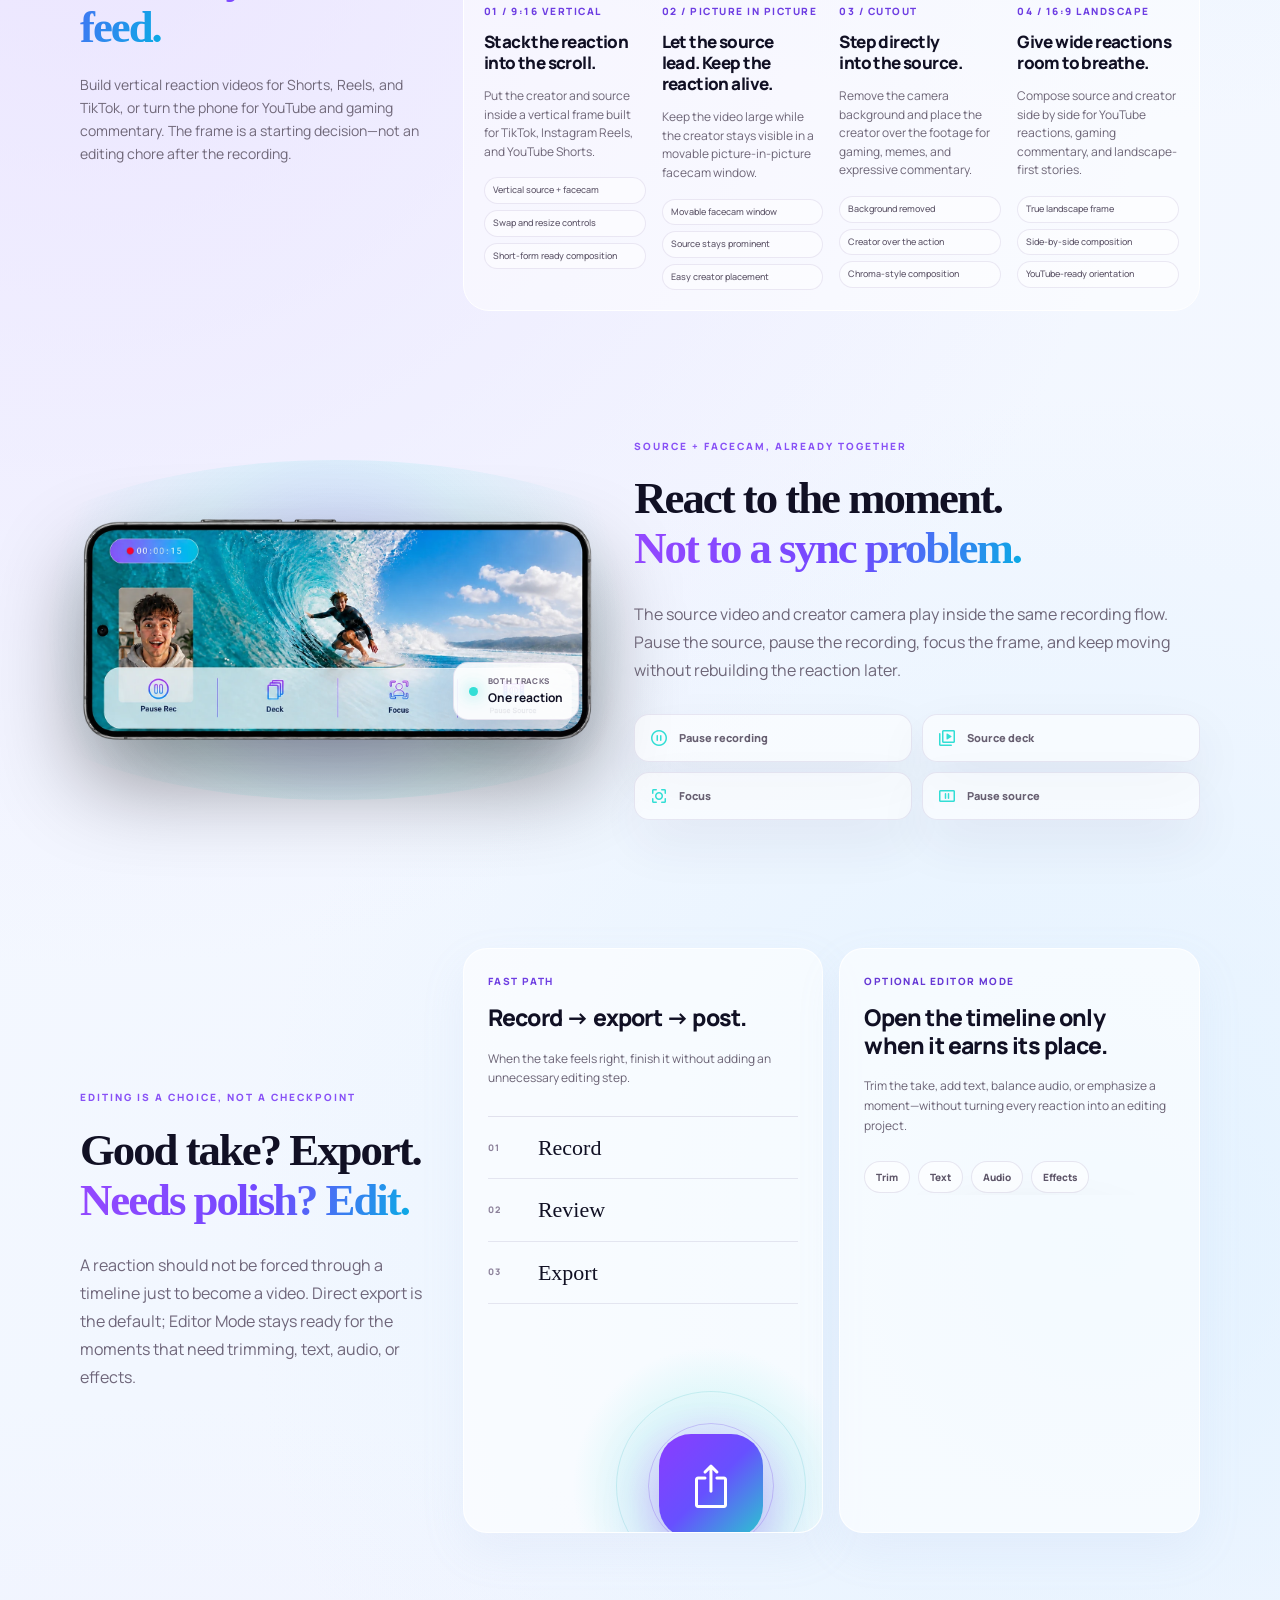
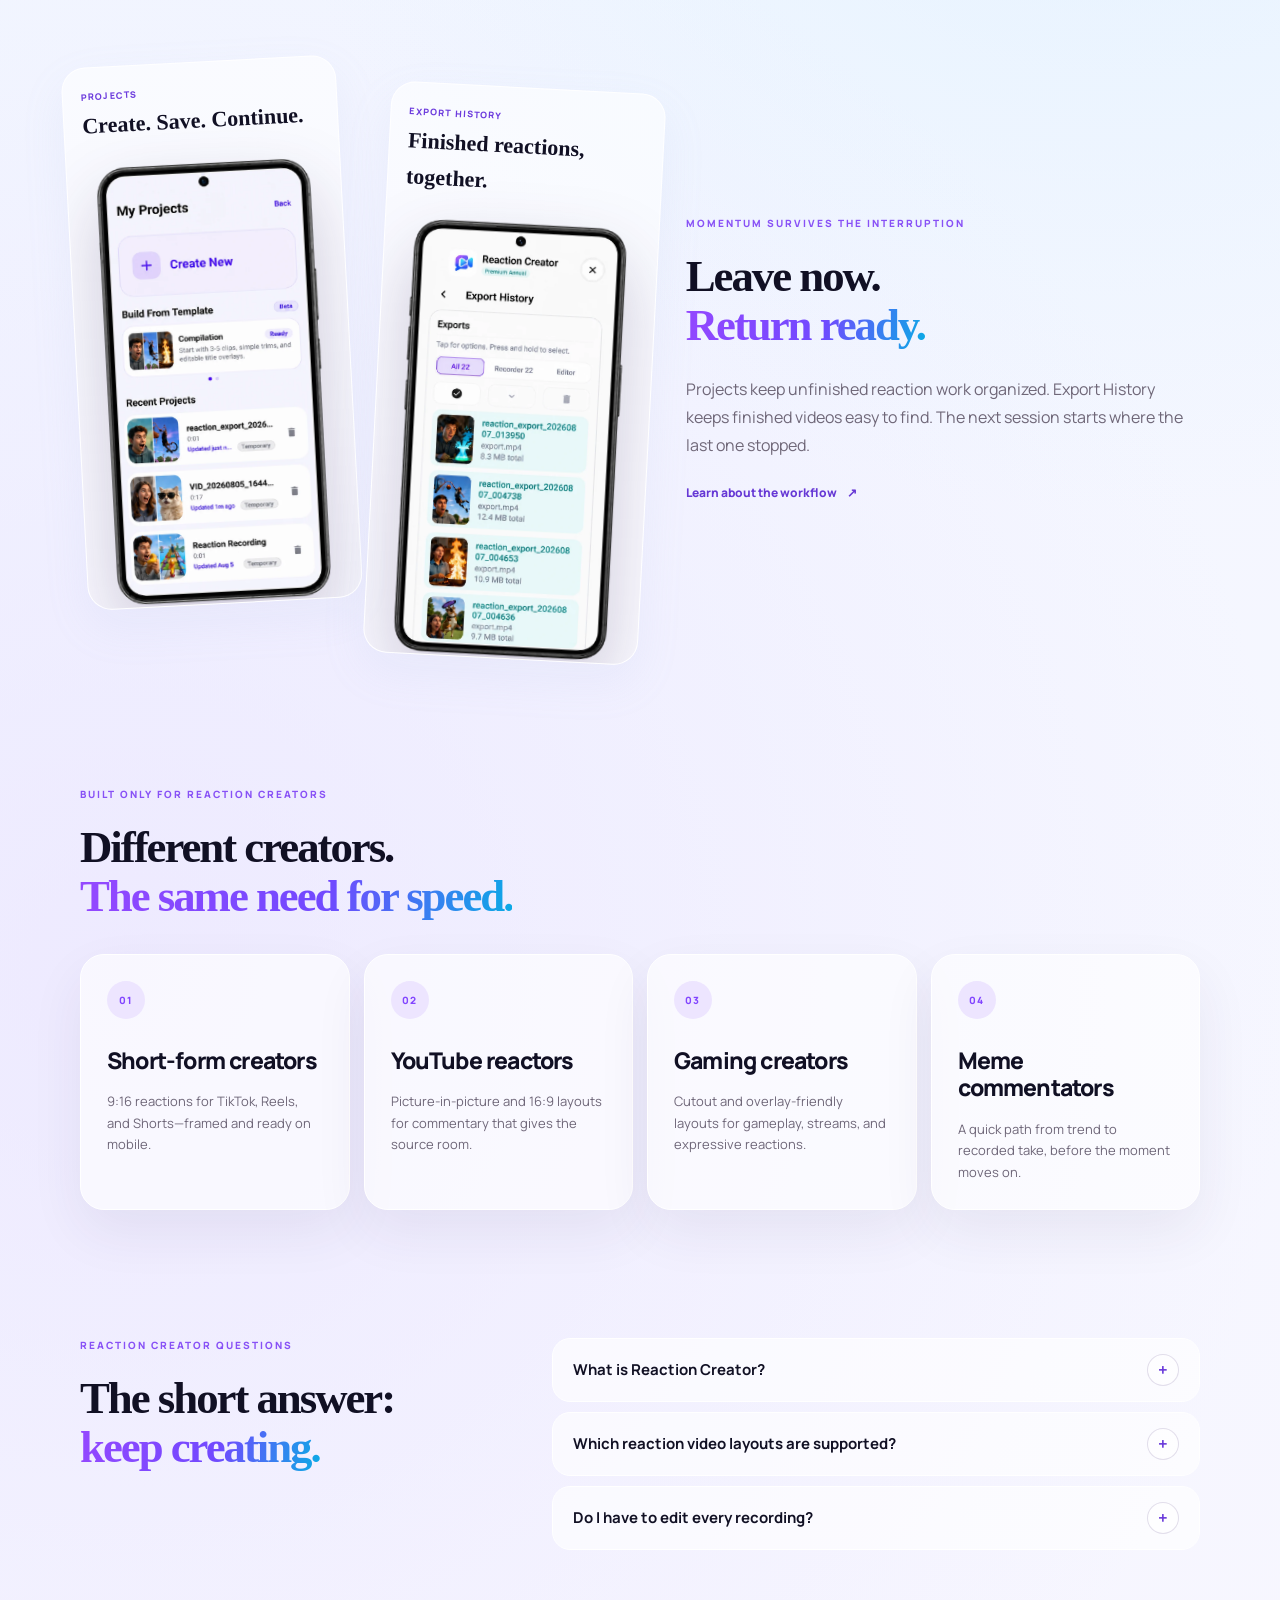
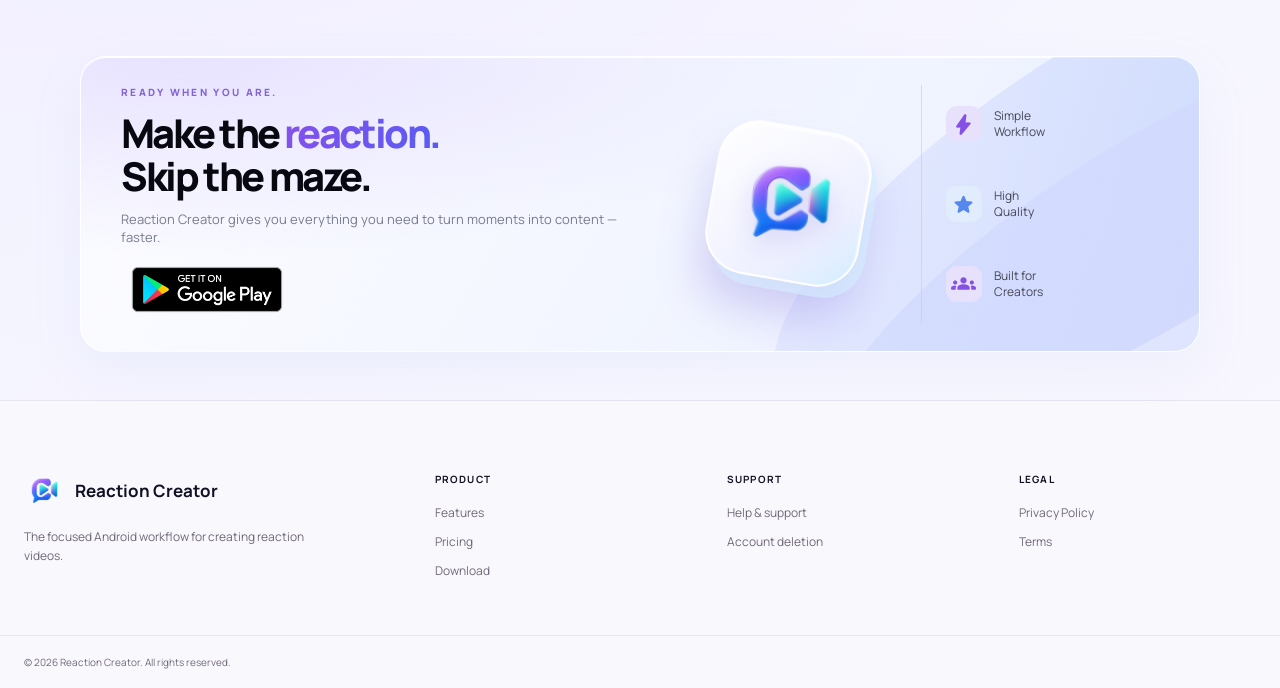
<file: features.html>
<!doctype html>
<html lang="en">
<head>
  <meta charset="utf-8">
  <meta name="viewport" content="width=device-width, initial-scale=1">
  <title>Features | Reaction Creator</title>
  <meta name="robots" content="noindex, follow">
  <meta http-equiv="refresh" content="0; url=/features/">
  <link rel="canonical" href="https://www.reactioncreator.com/features/">
  <script>window.location.replace("/features/" + window.location.search + window.location.hash);</script>
</head>
<body><p>This page has moved to <a href="/features/">Reaction Creator features</a>.</p></body>
</html>
</file>
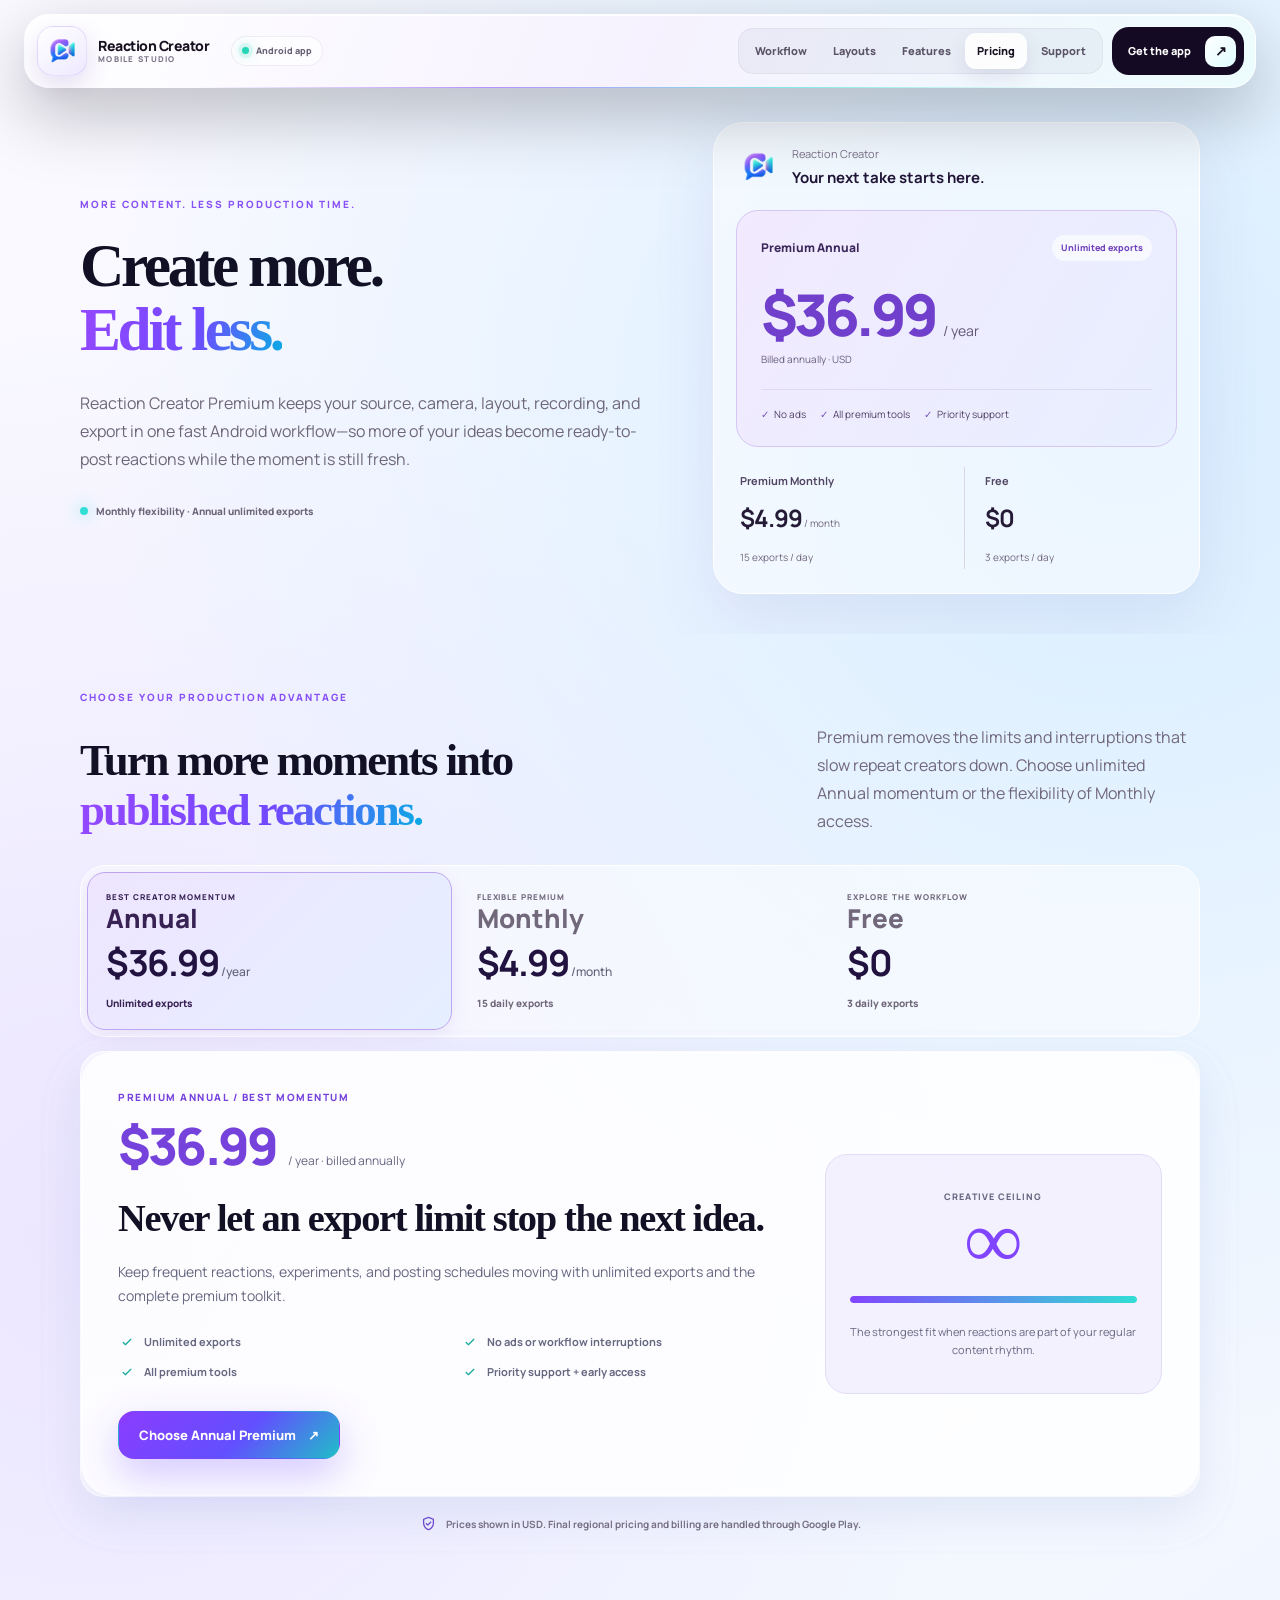
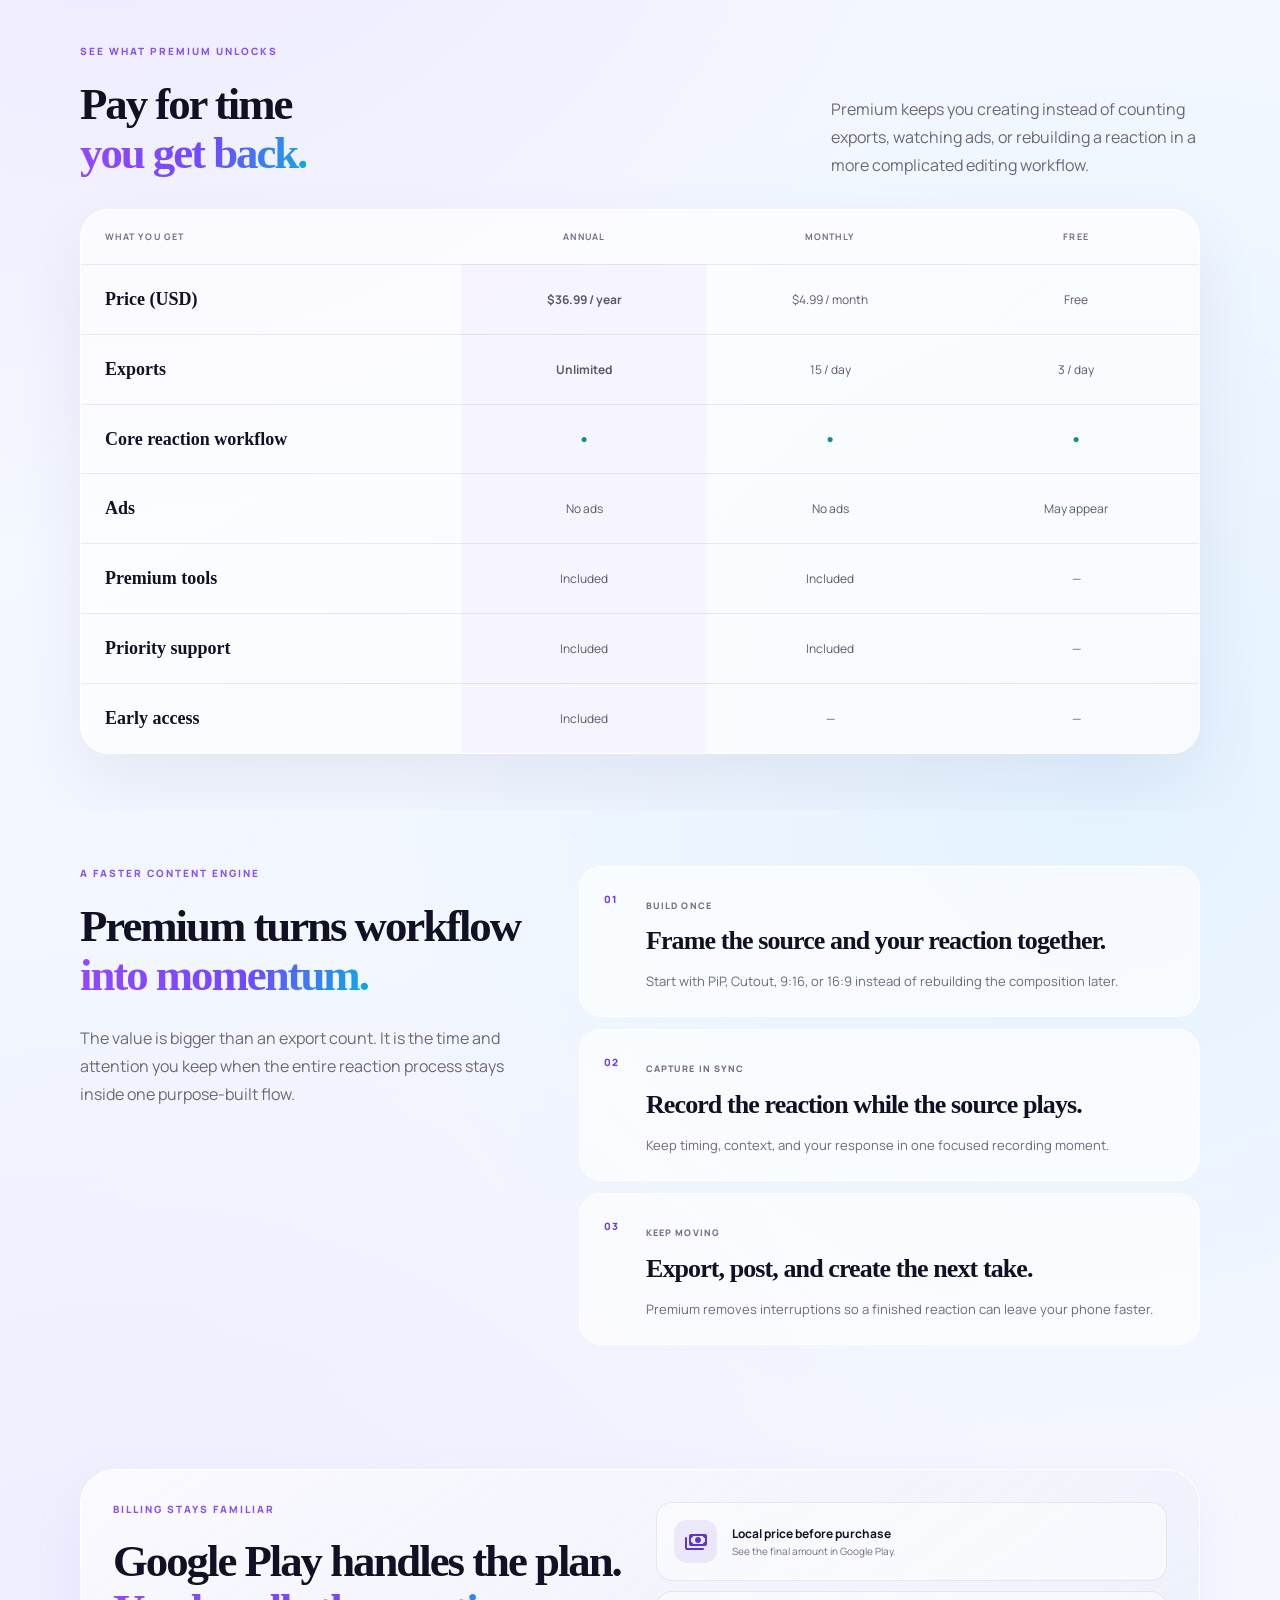
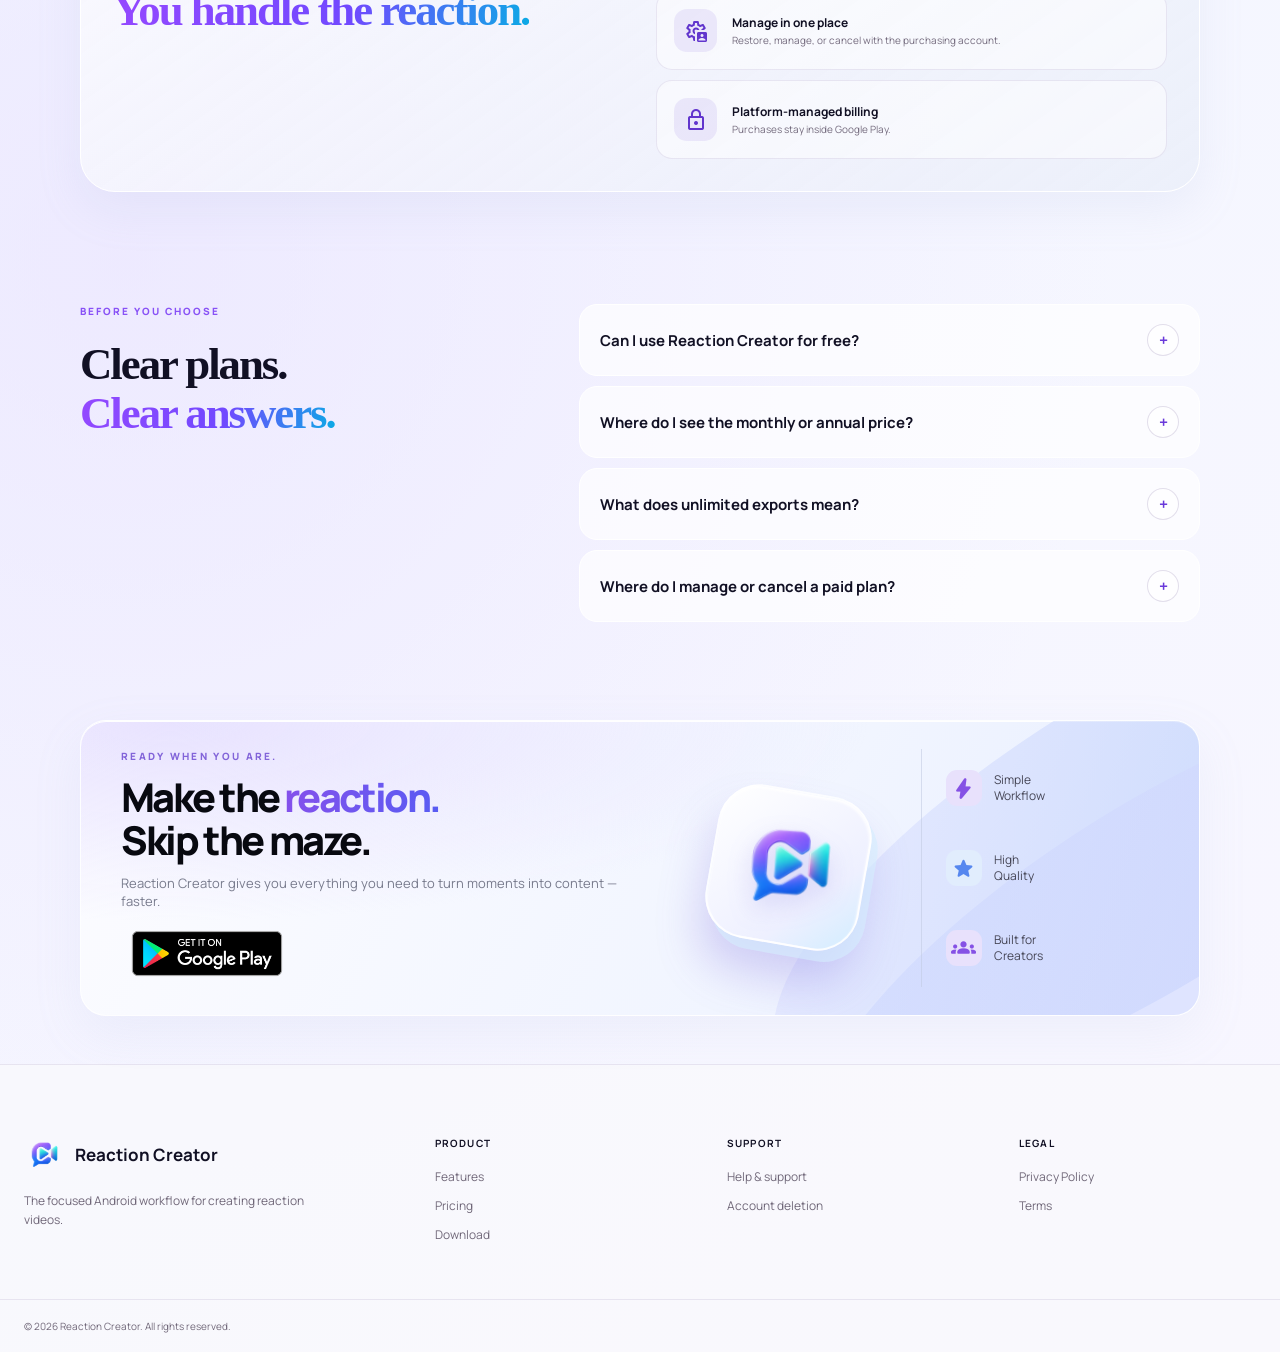
<file: pricing.html>
<!doctype html>
<html lang="en">
<head>
  <meta charset="utf-8">
  <meta name="viewport" content="width=device-width, initial-scale=1">
  <title>Pricing | Reaction Creator</title>
  <meta name="robots" content="noindex, follow">
  <meta http-equiv="refresh" content="0; url=/pricing/">
  <link rel="canonical" href="https://www.reactioncreator.com/pricing/">
  <script>window.location.replace("/pricing/" + window.location.search + window.location.hash);</script>
</head>
<body><p>This page has moved to <a href="/pricing/">Reaction Creator pricing</a>.</p></body>
</html>
</file>
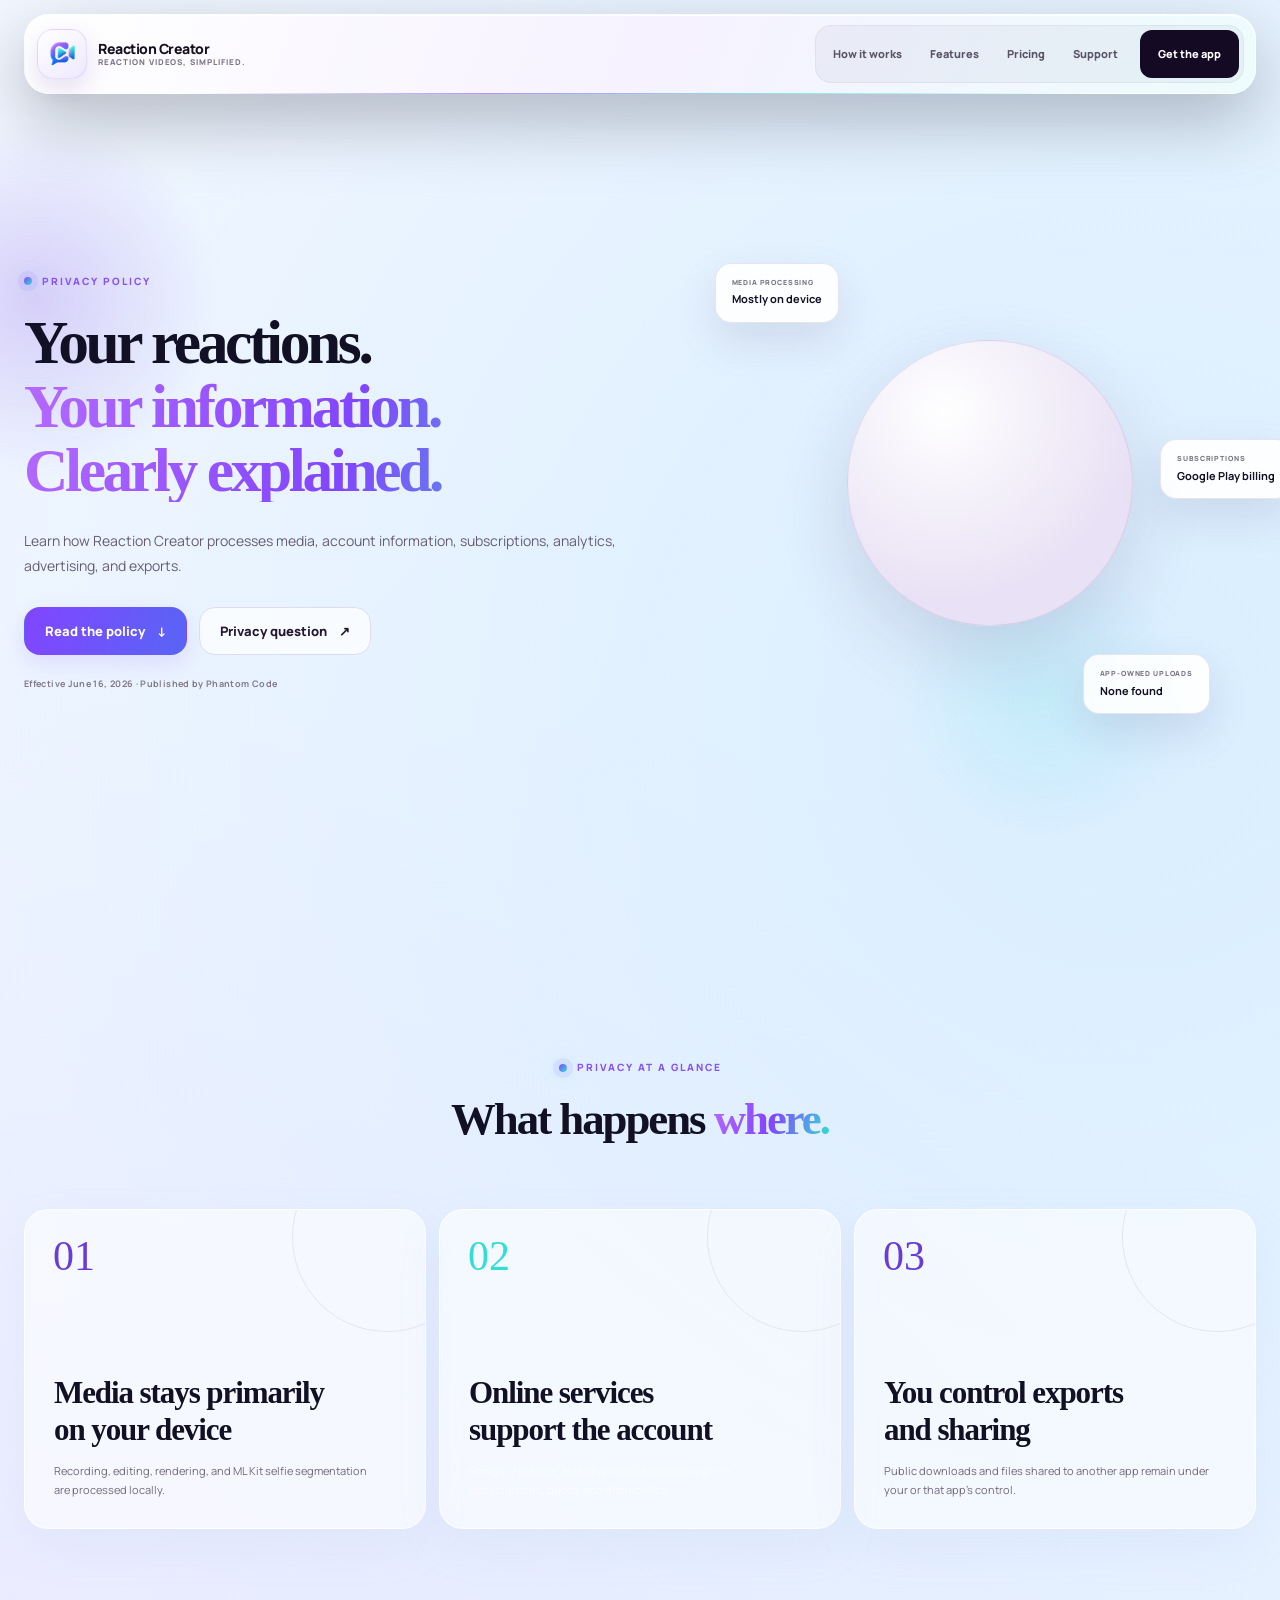
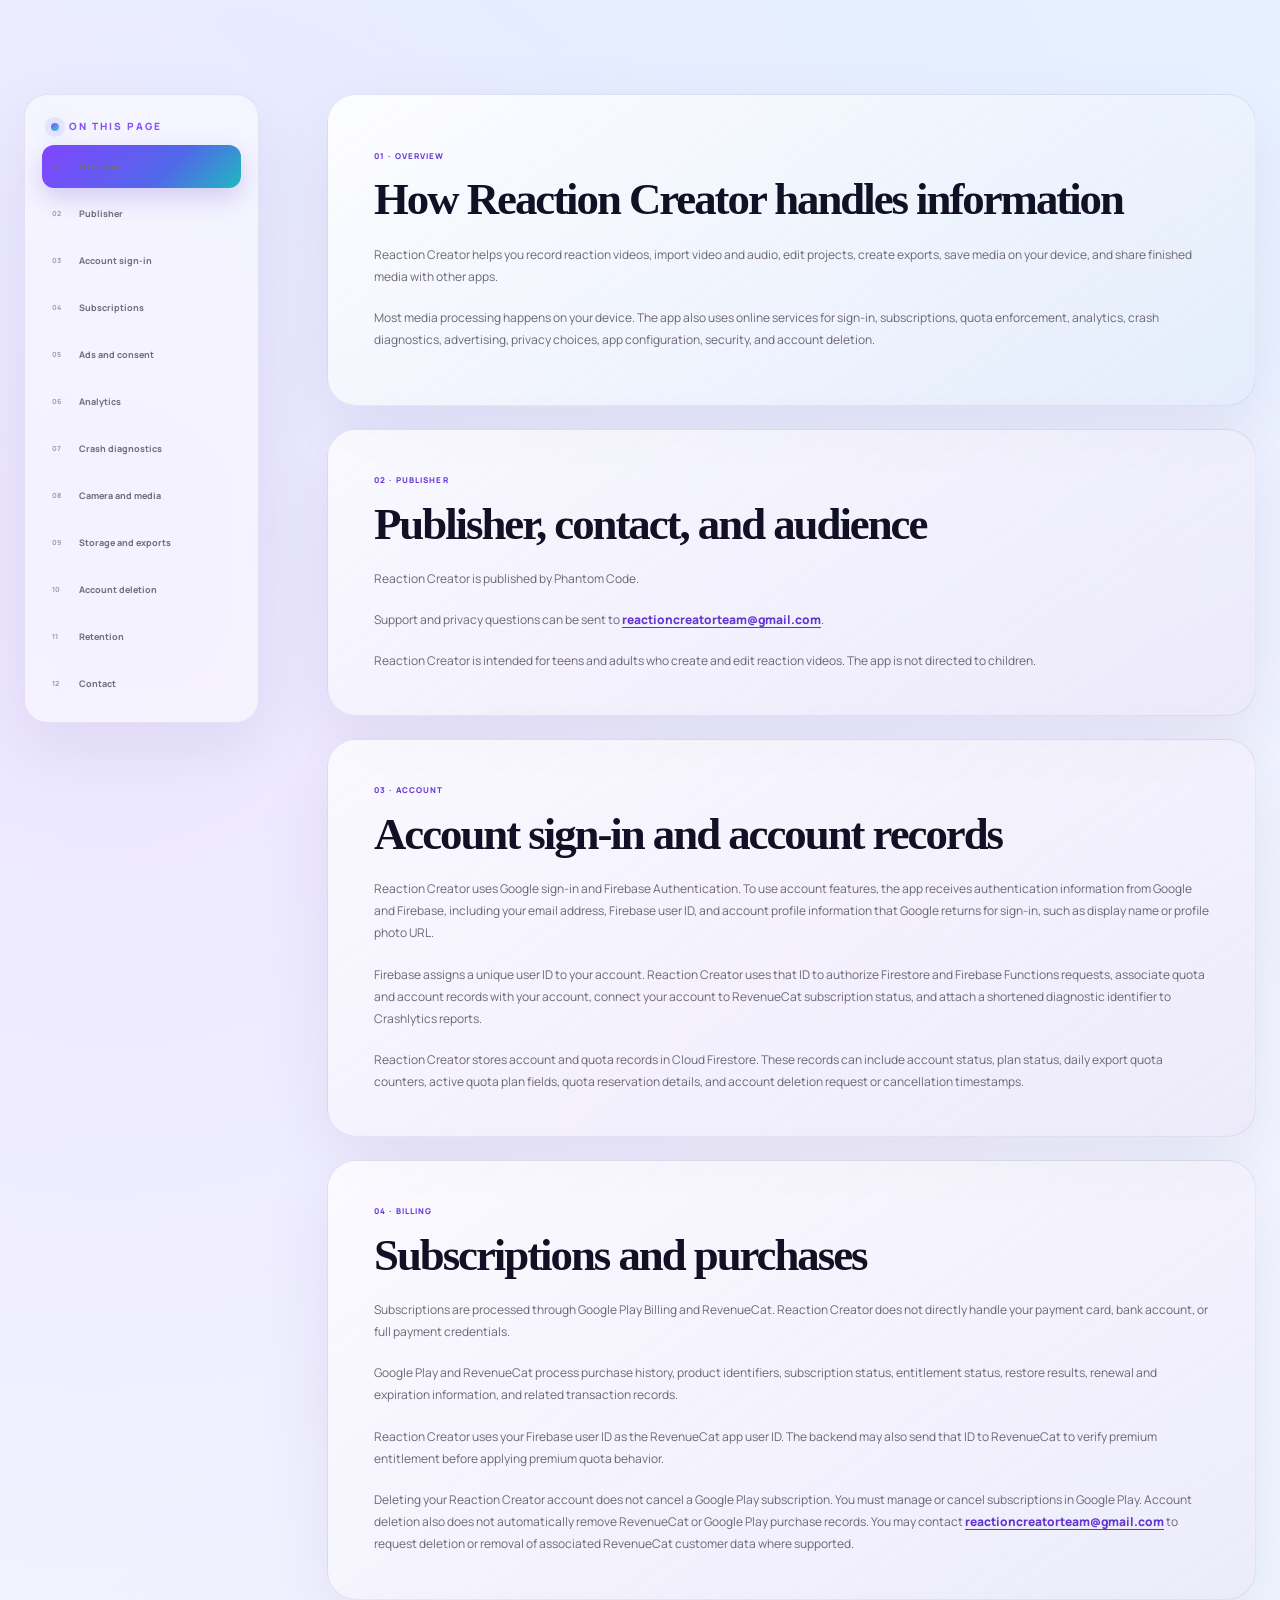
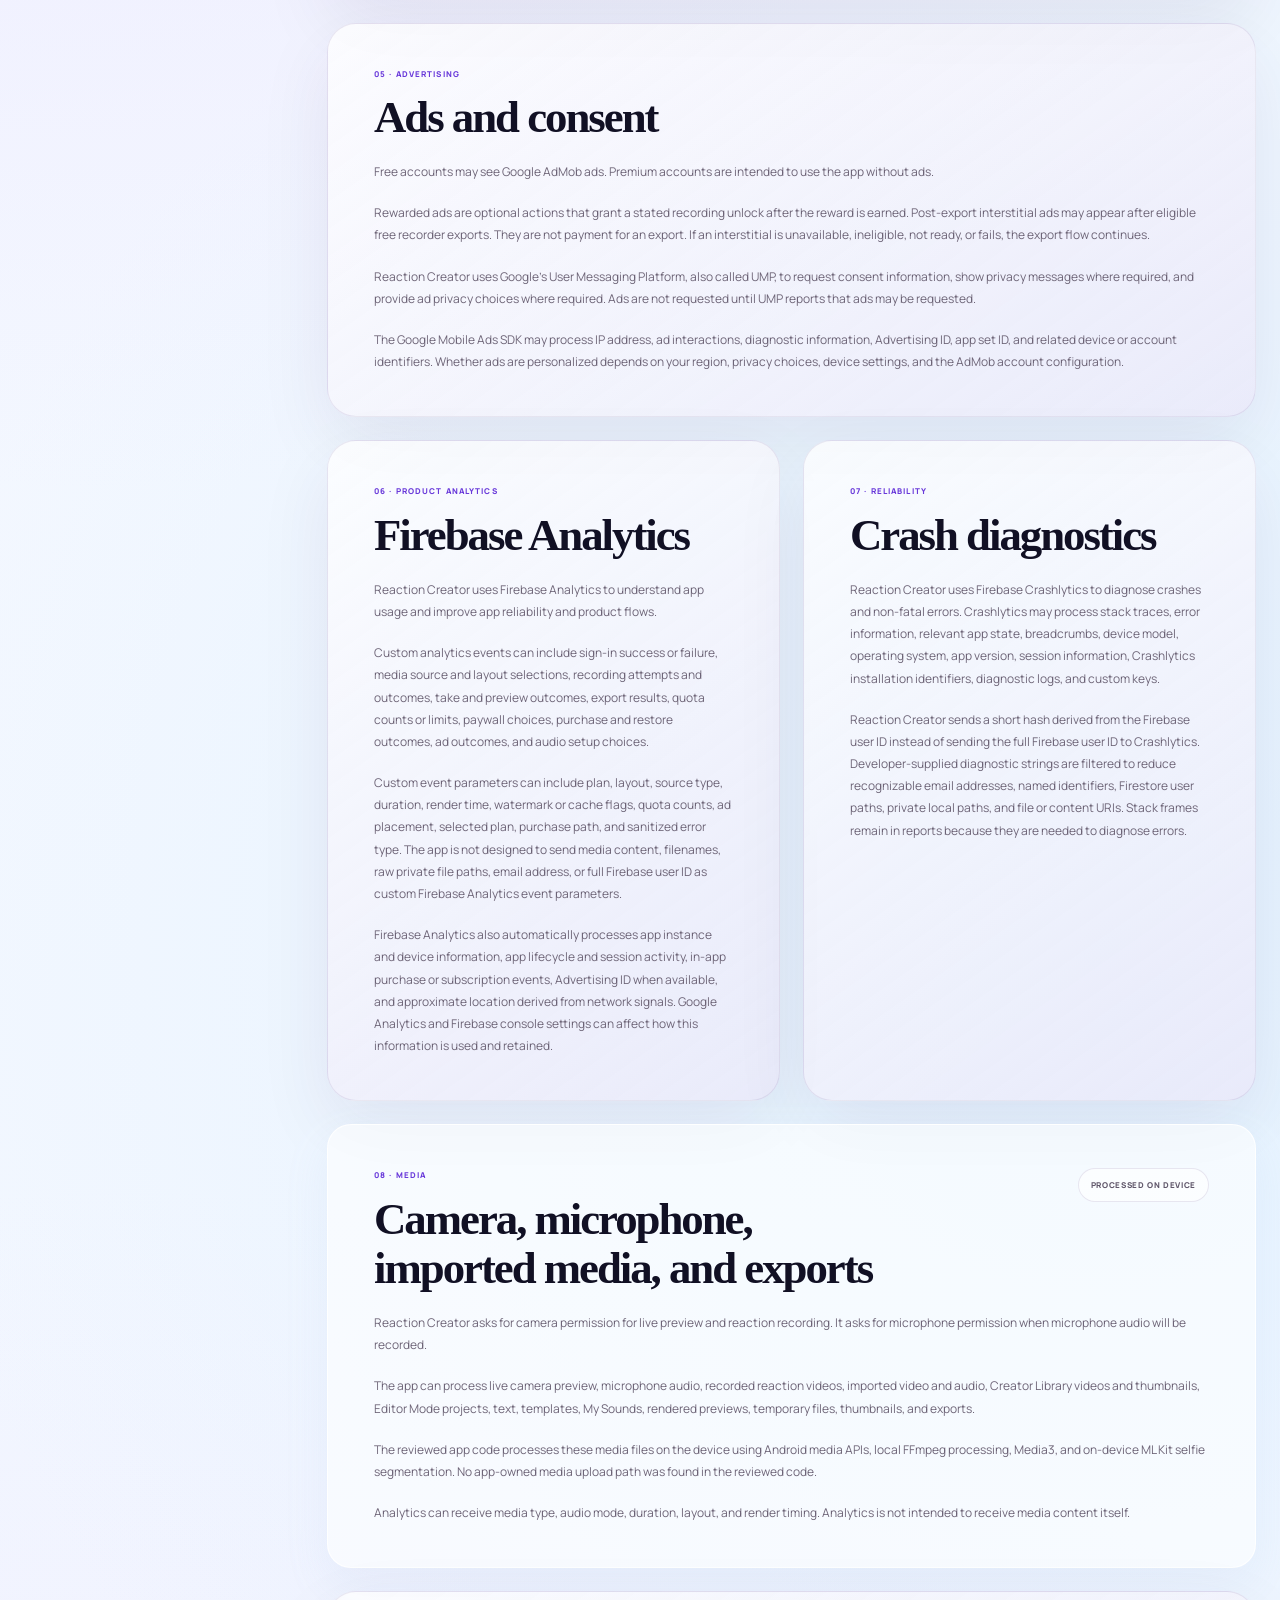
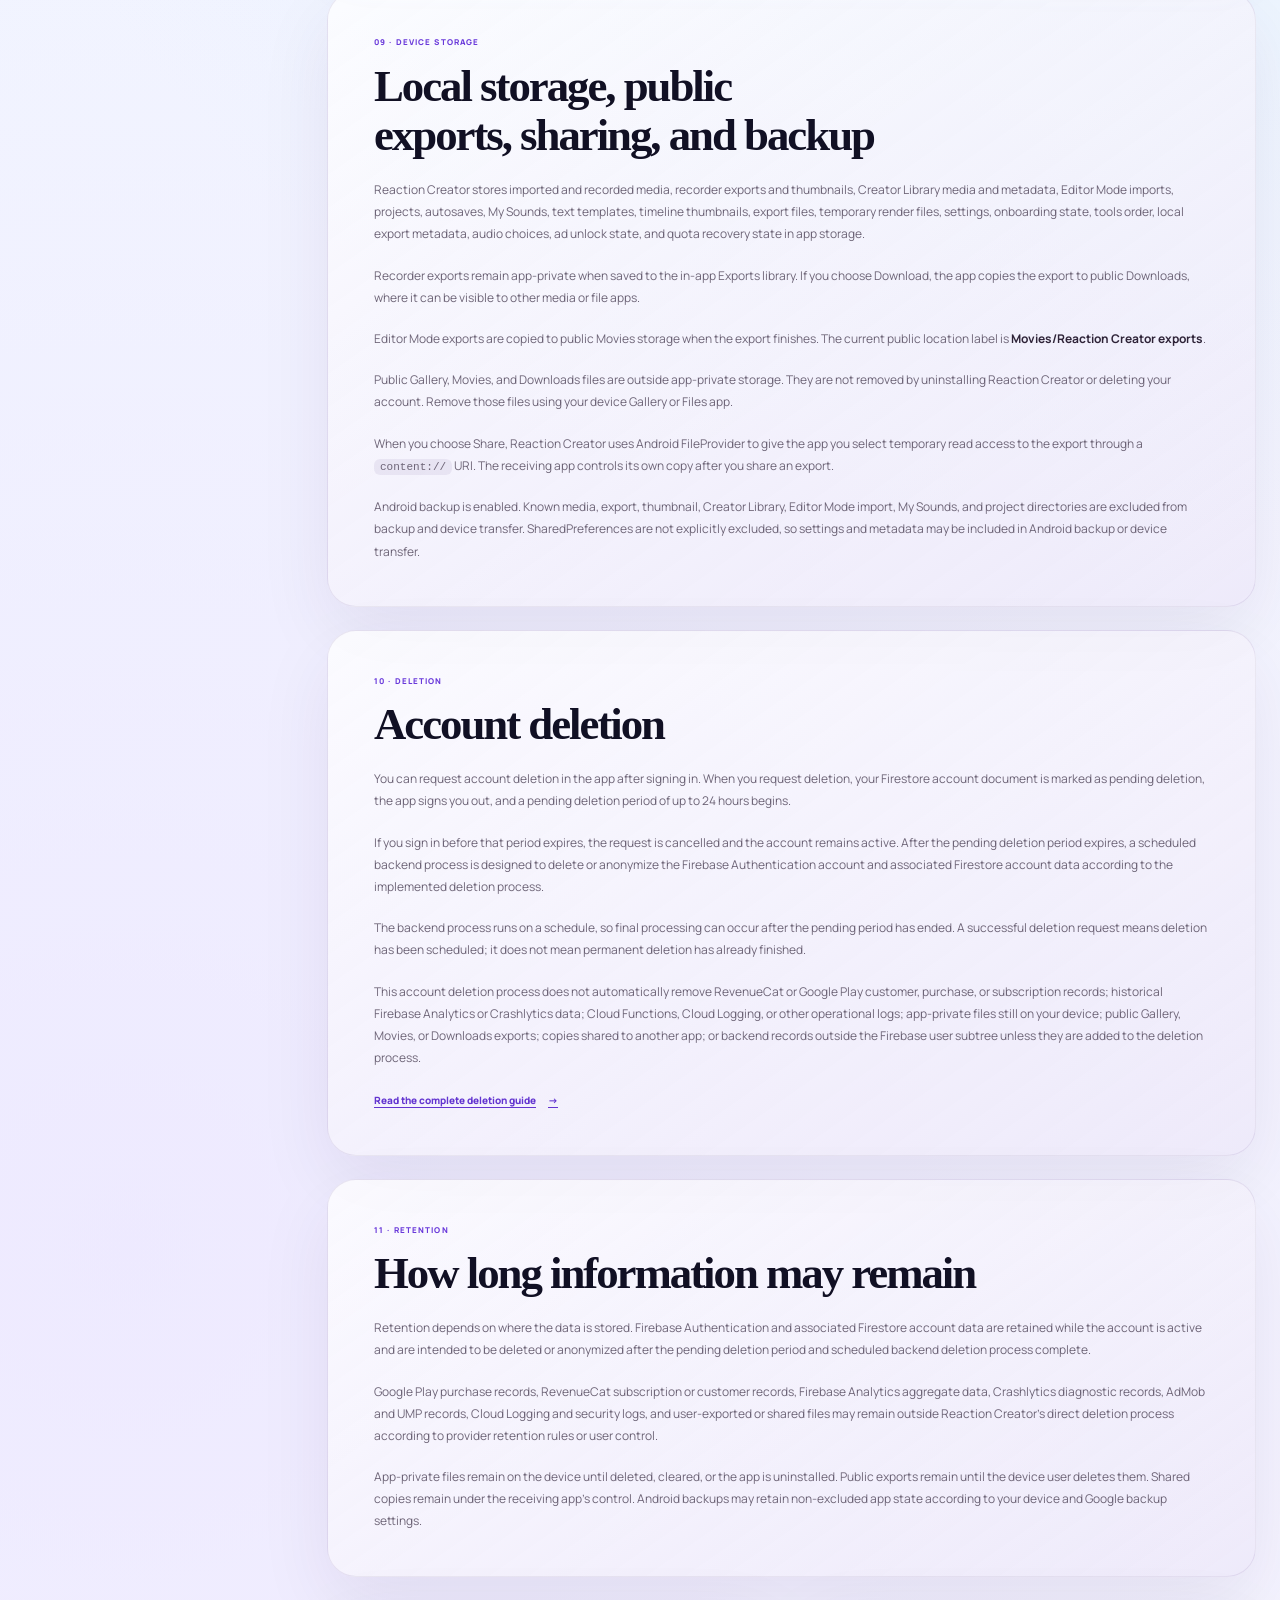
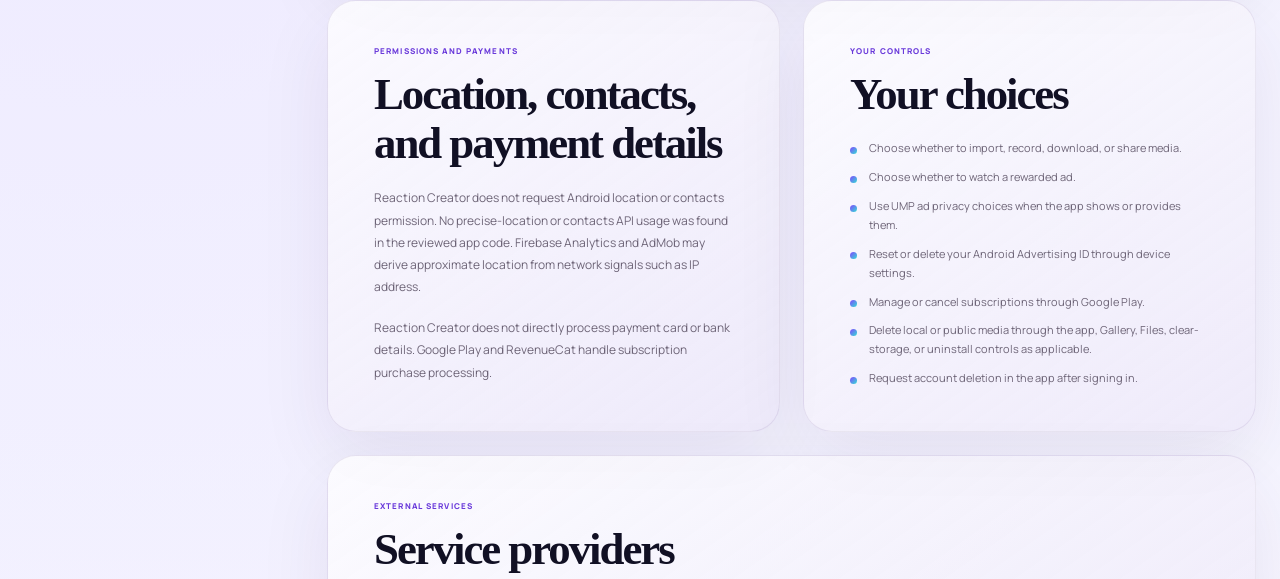
<file: privacy.html>
<!doctype html>
<html lang="en">
  <head>
    <meta charset="utf-8">
    <meta name="viewport" content="width=device-width, initial-scale=1">
    <title>Privacy Policy - Reaction Creator</title>
    <meta name="description" content="Privacy Policy for the Reaction Creator Android app.">
    <meta name="robots" content="noindex, follow">
    <meta http-equiv="refresh" content="0; url=privacy-policy/">
    <link rel="canonical" href="https://www.reactioncreator.com/privacy-policy/">
    <link rel="icon" type="image/webp" href="assets/img/favicon.webp">
    <link rel="apple-touch-icon" href="assets/img/favicon.webp">
    <link rel="stylesheet" href="assets/css/styles.css">
  </head>
  <body data-page="privacy">
    <a class="skip-link" href="#main">Skip to content</a>
    <header class="site-header">
      <nav class="nav wrap" aria-label="Main navigation">
        <a class="brand" href="/" aria-label="ReactionCreator home">
          <span class="brand-mark"><img src="assets/img/favicon.webp" alt="" width="512" height="512"></span>
          <span class="brand-text"><span>ReactionCreator</span><small>Mobile reaction editor</small></span>
        </a>
      </nav>
    </header>

    <main id="main">
      <section class="page-hero">
        <div class="wrap">
          <div class="eyebrow"><span class="eyebrow-dot"></span> Reaction Creator</div>
          <h1>Privacy Policy</h1>
          <p>The current Privacy Policy is available at <a class="email-link" href="privacy-policy/">/privacy-policy</a>.</p>
        </div>
      </section>
    </main>
  </body>
</html>
</file>
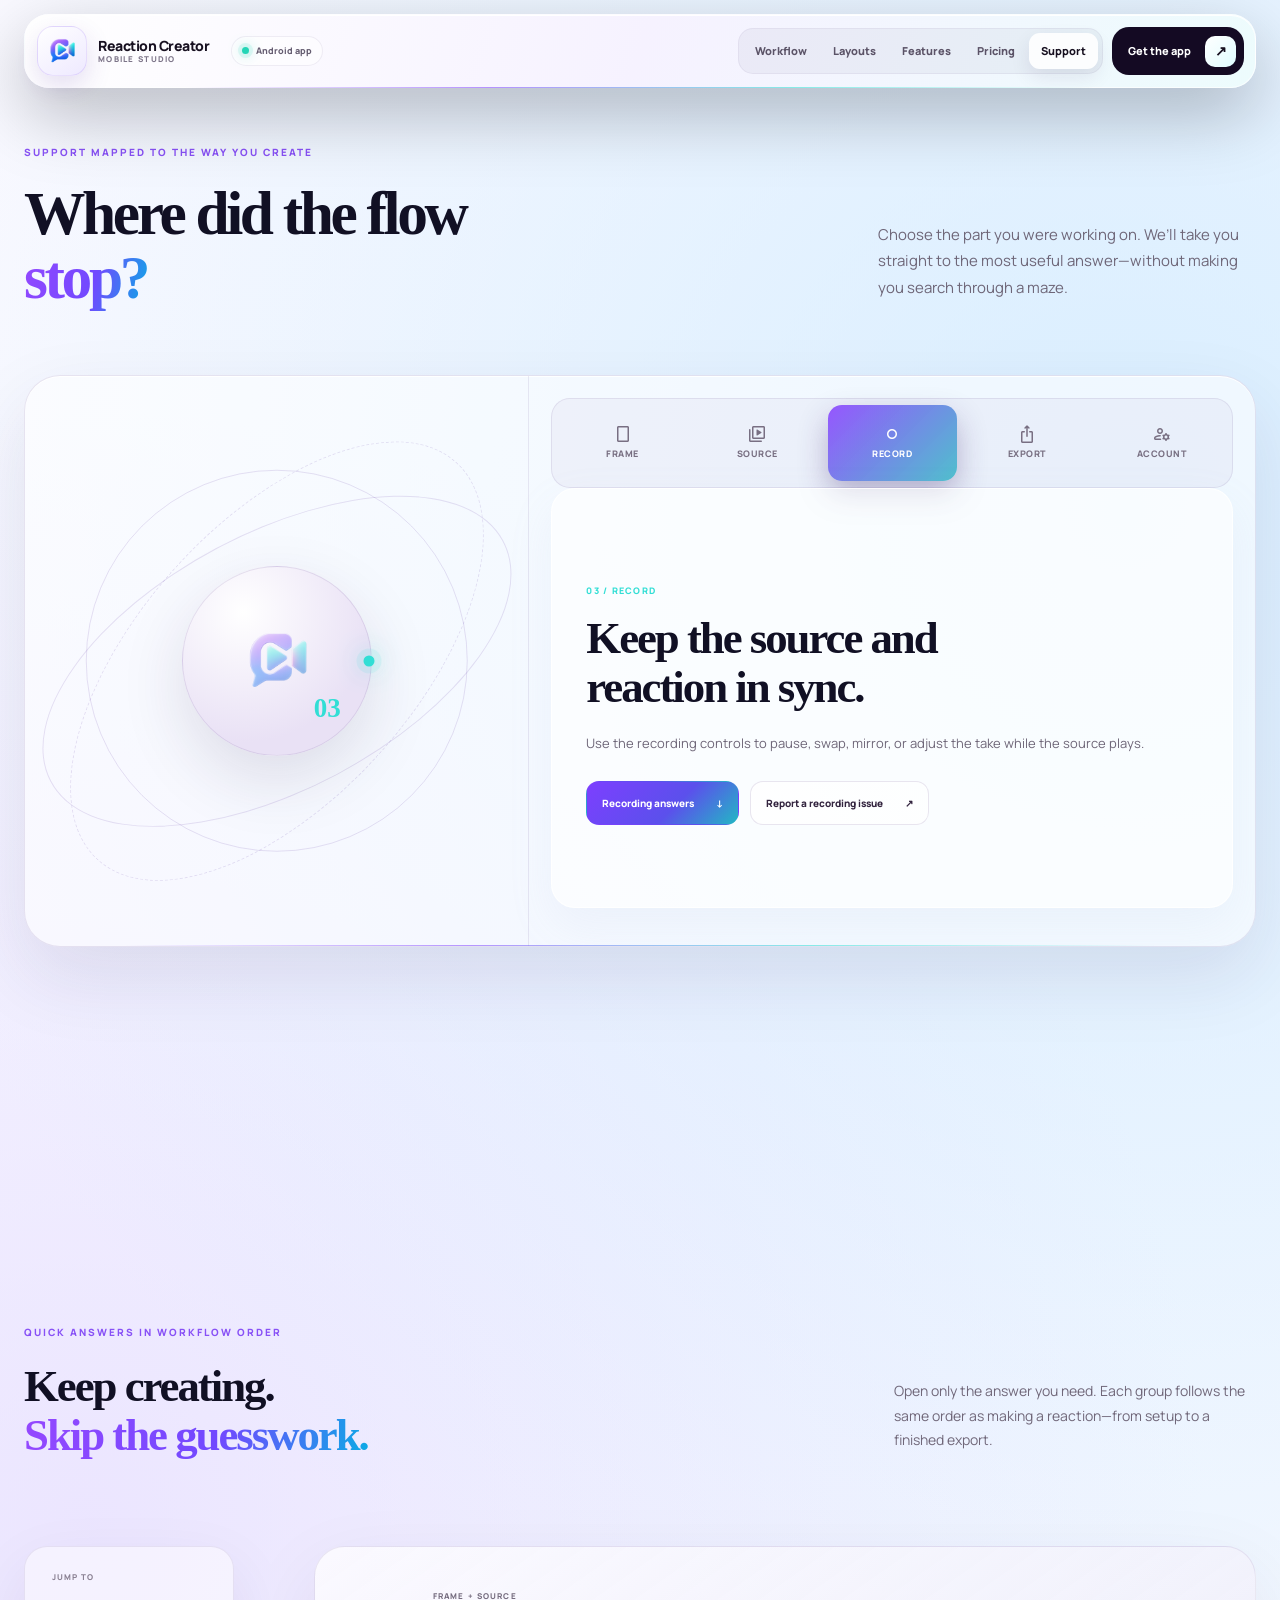
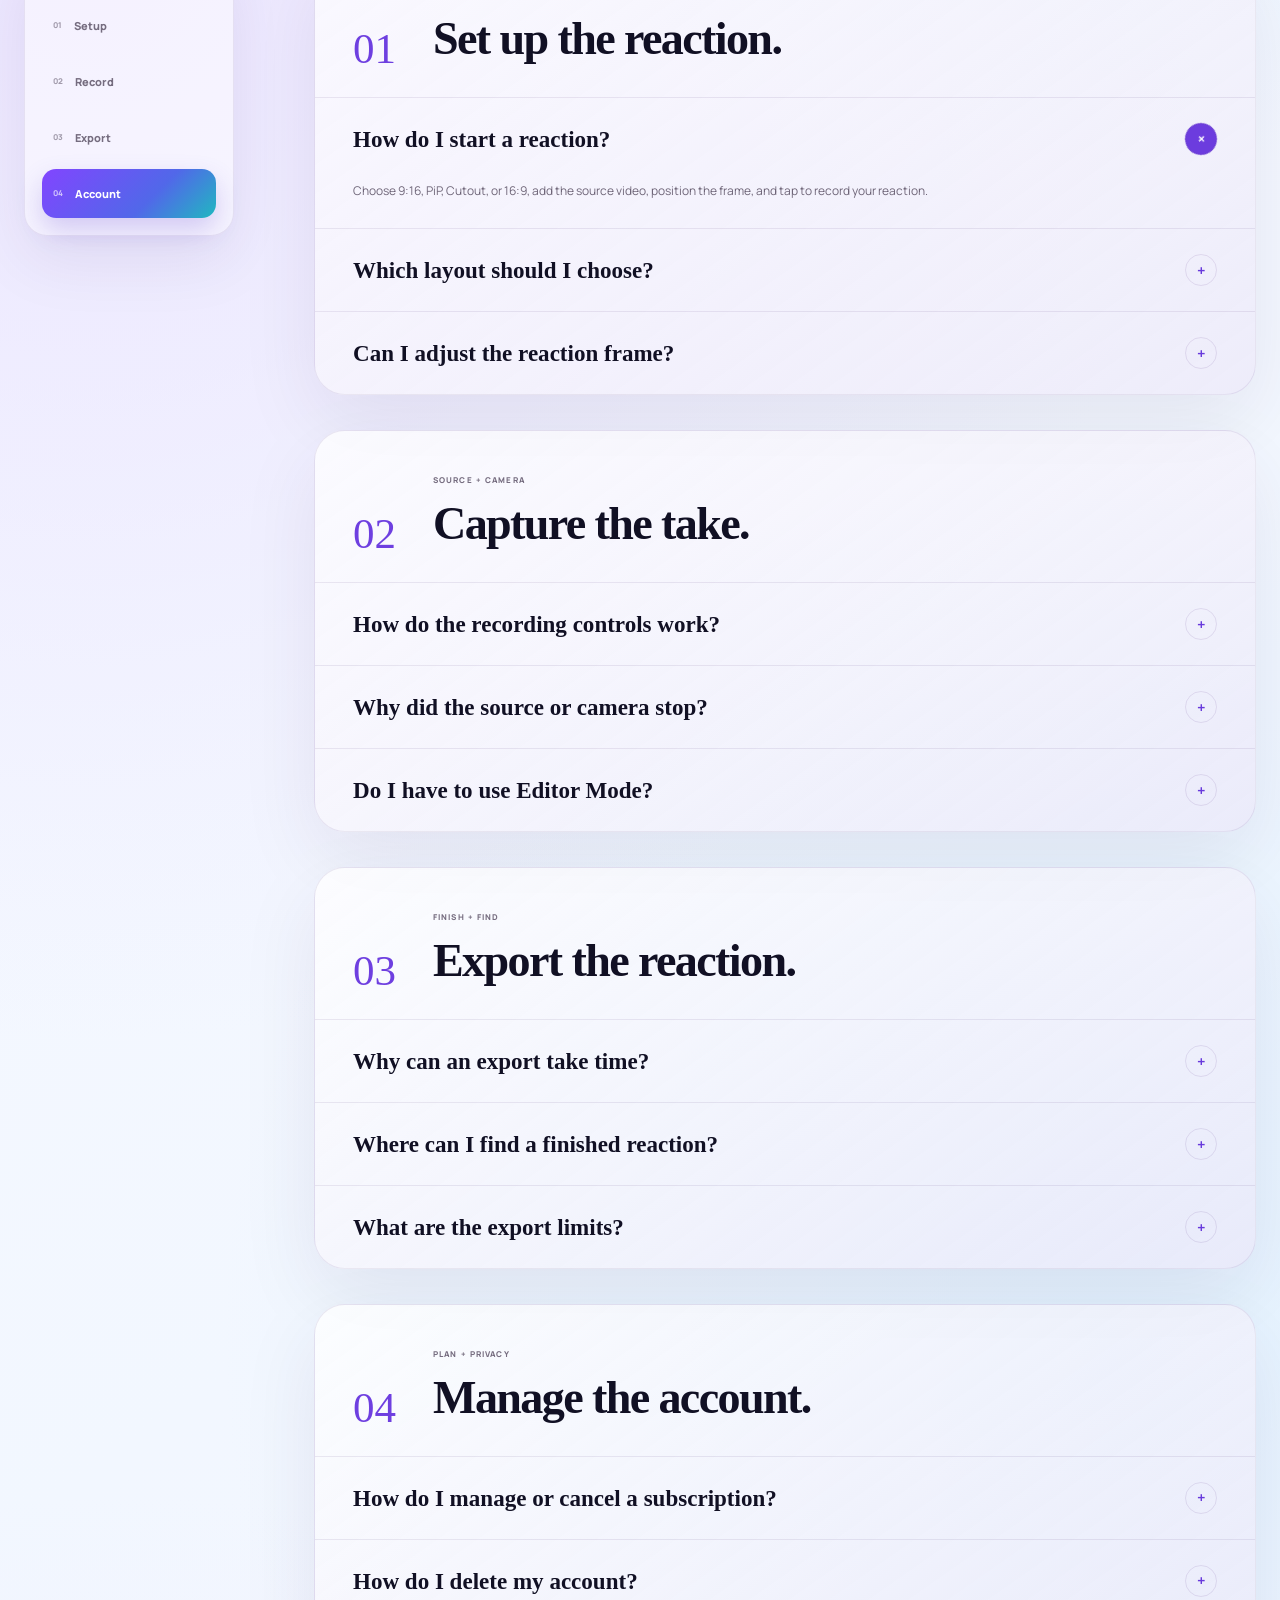
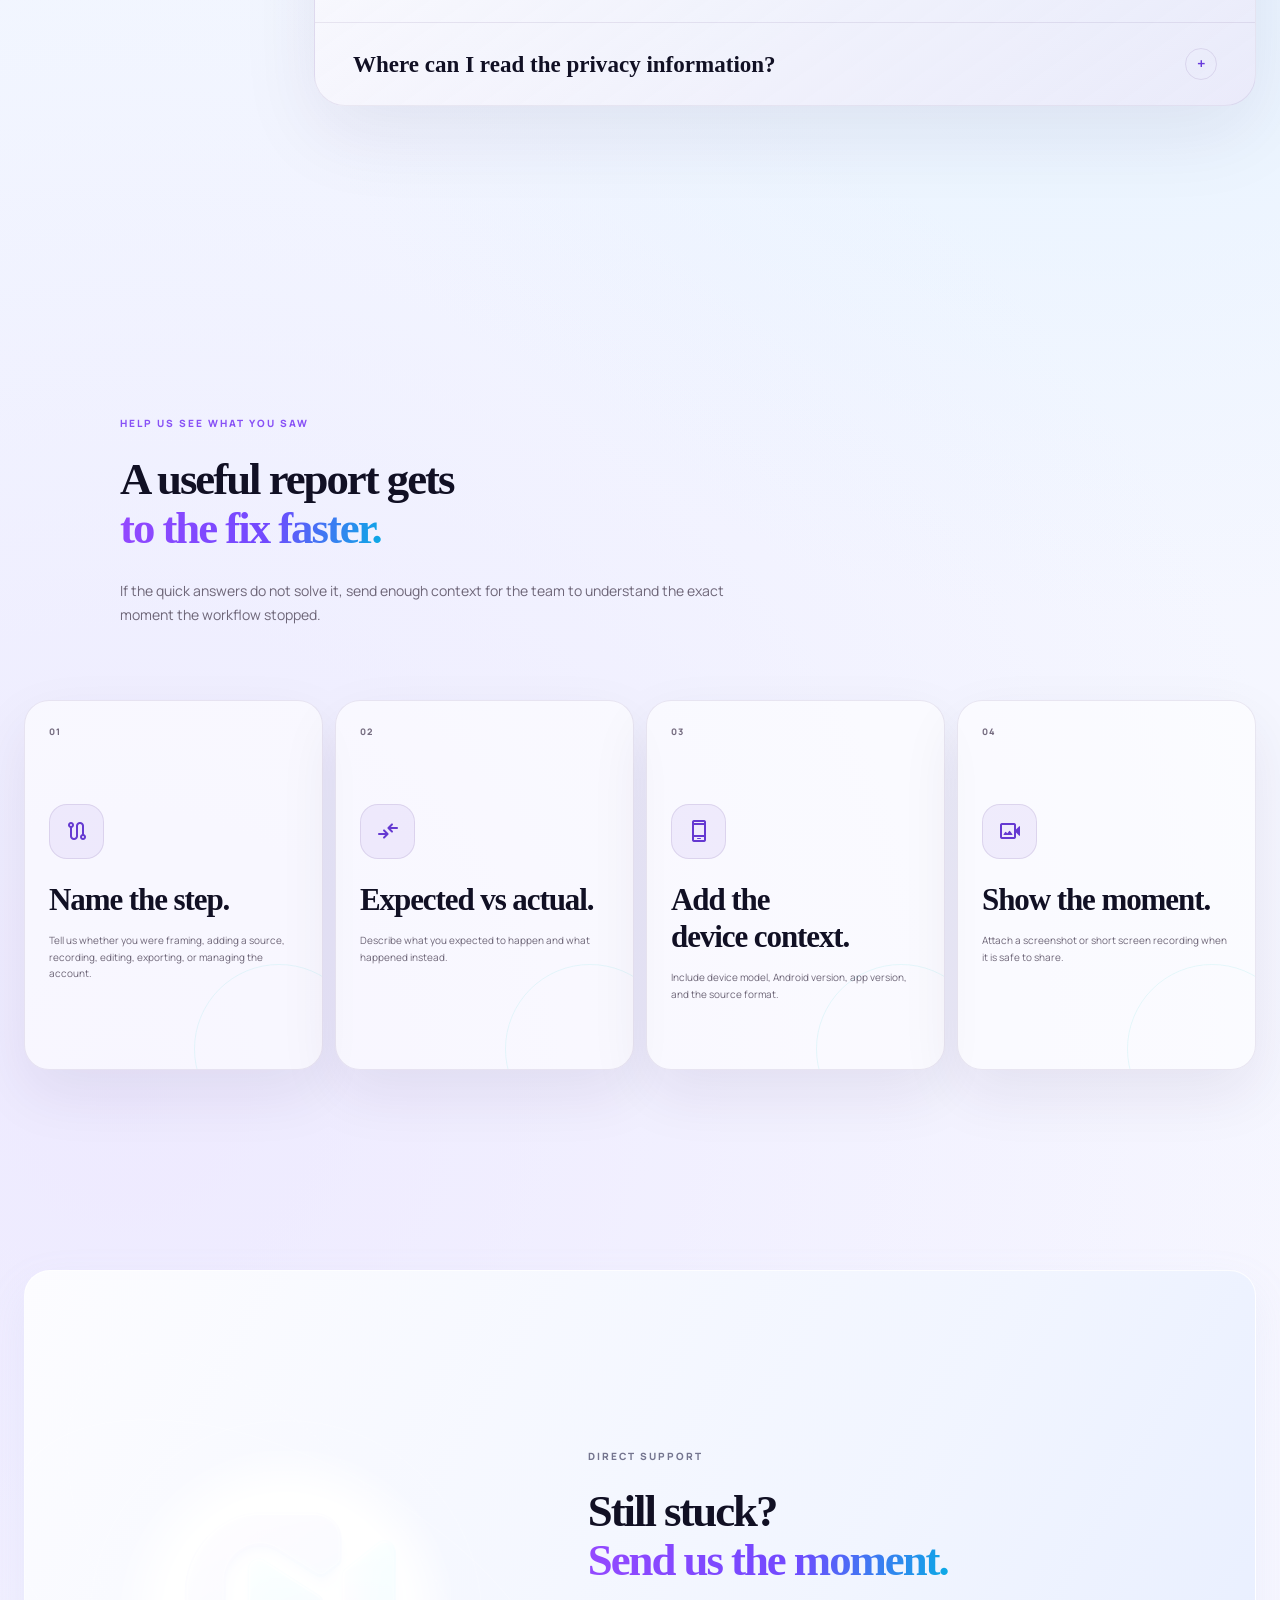
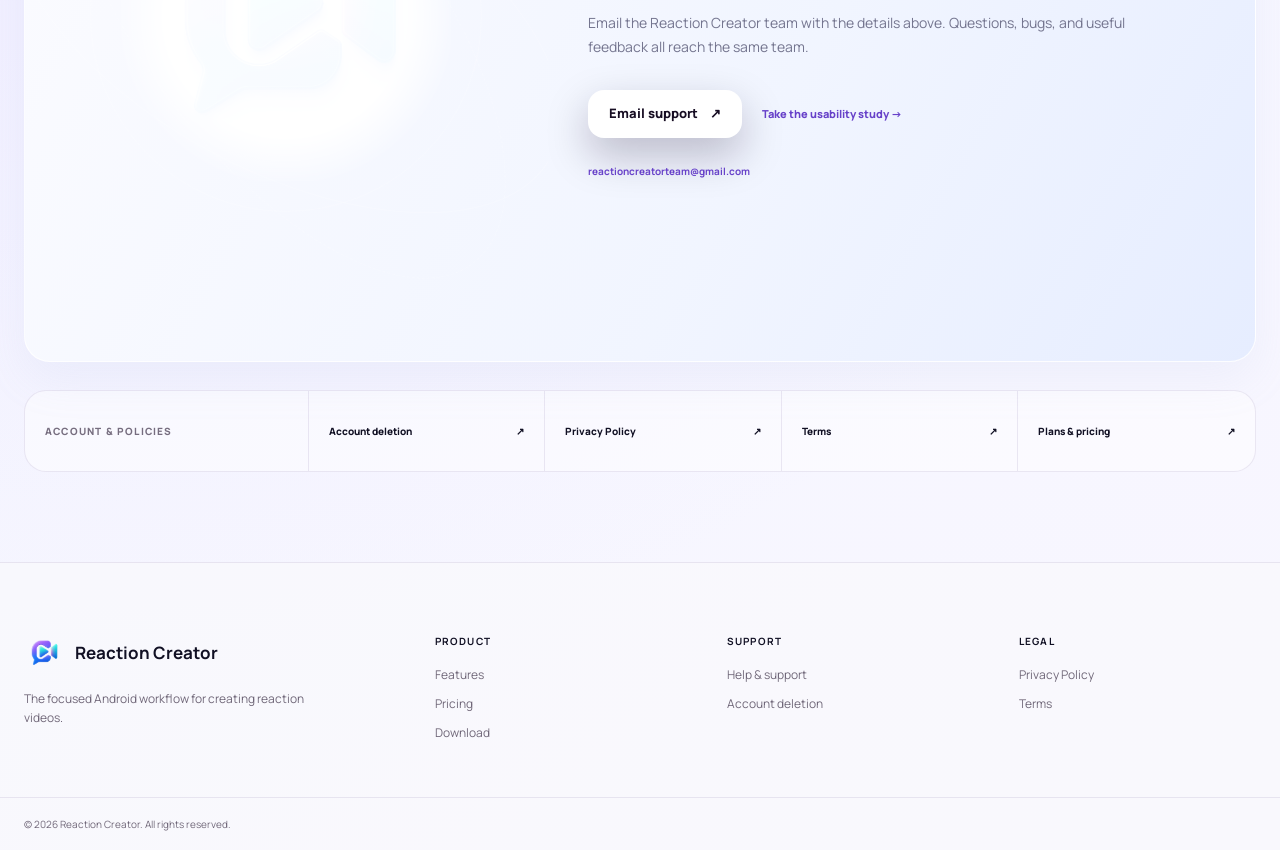
<file: support.html>
<!doctype html>
<html lang="en">
<head>
  <meta charset="utf-8">
  <meta name="viewport" content="width=device-width, initial-scale=1">
  <title>Help &amp; Support | Reaction Creator</title>
  <meta name="robots" content="noindex, follow">
  <meta http-equiv="refresh" content="0; url=/support/">
  <link rel="canonical" href="https://www.reactioncreator.com/support/">
  <script>window.location.replace("/support/" + window.location.search + window.location.hash);</script>
</head>
<body><p>This page has moved to <a href="/support/">Reaction Creator support</a>.</p></body>
</html>
</file>
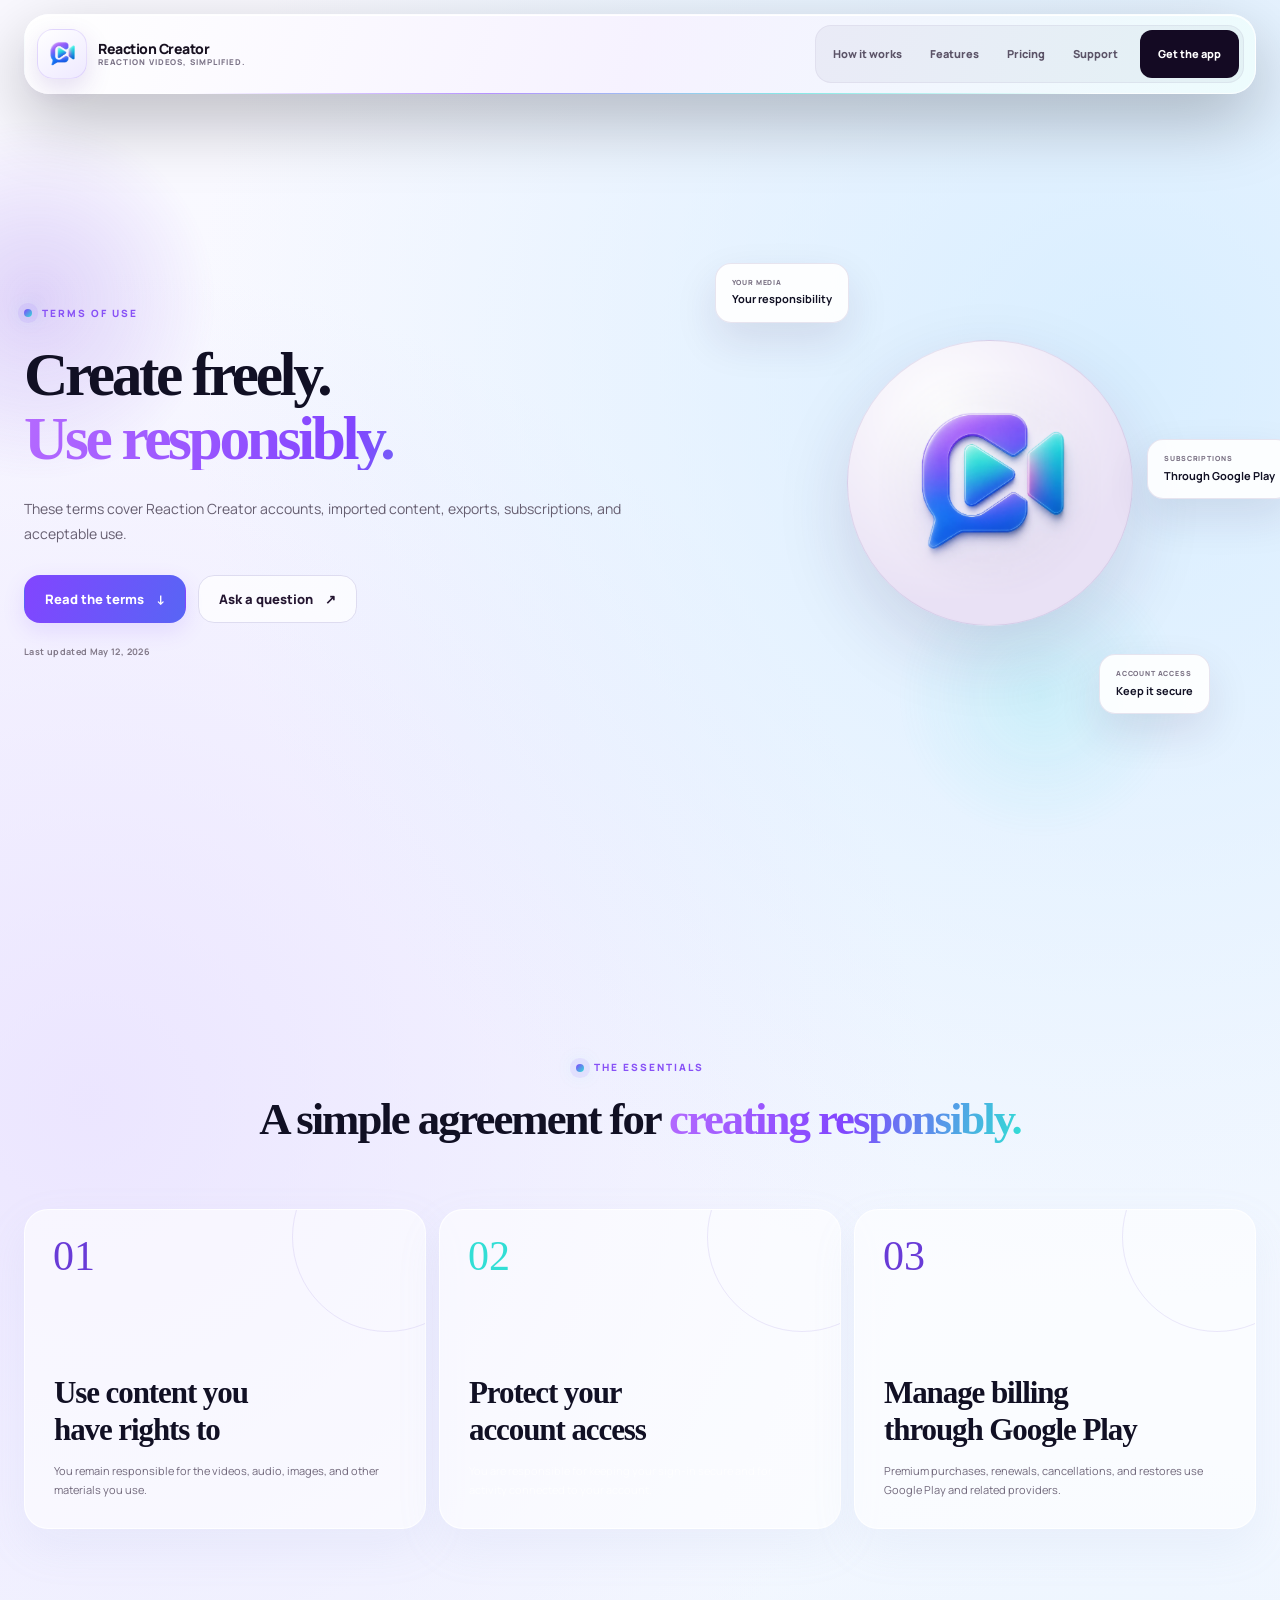
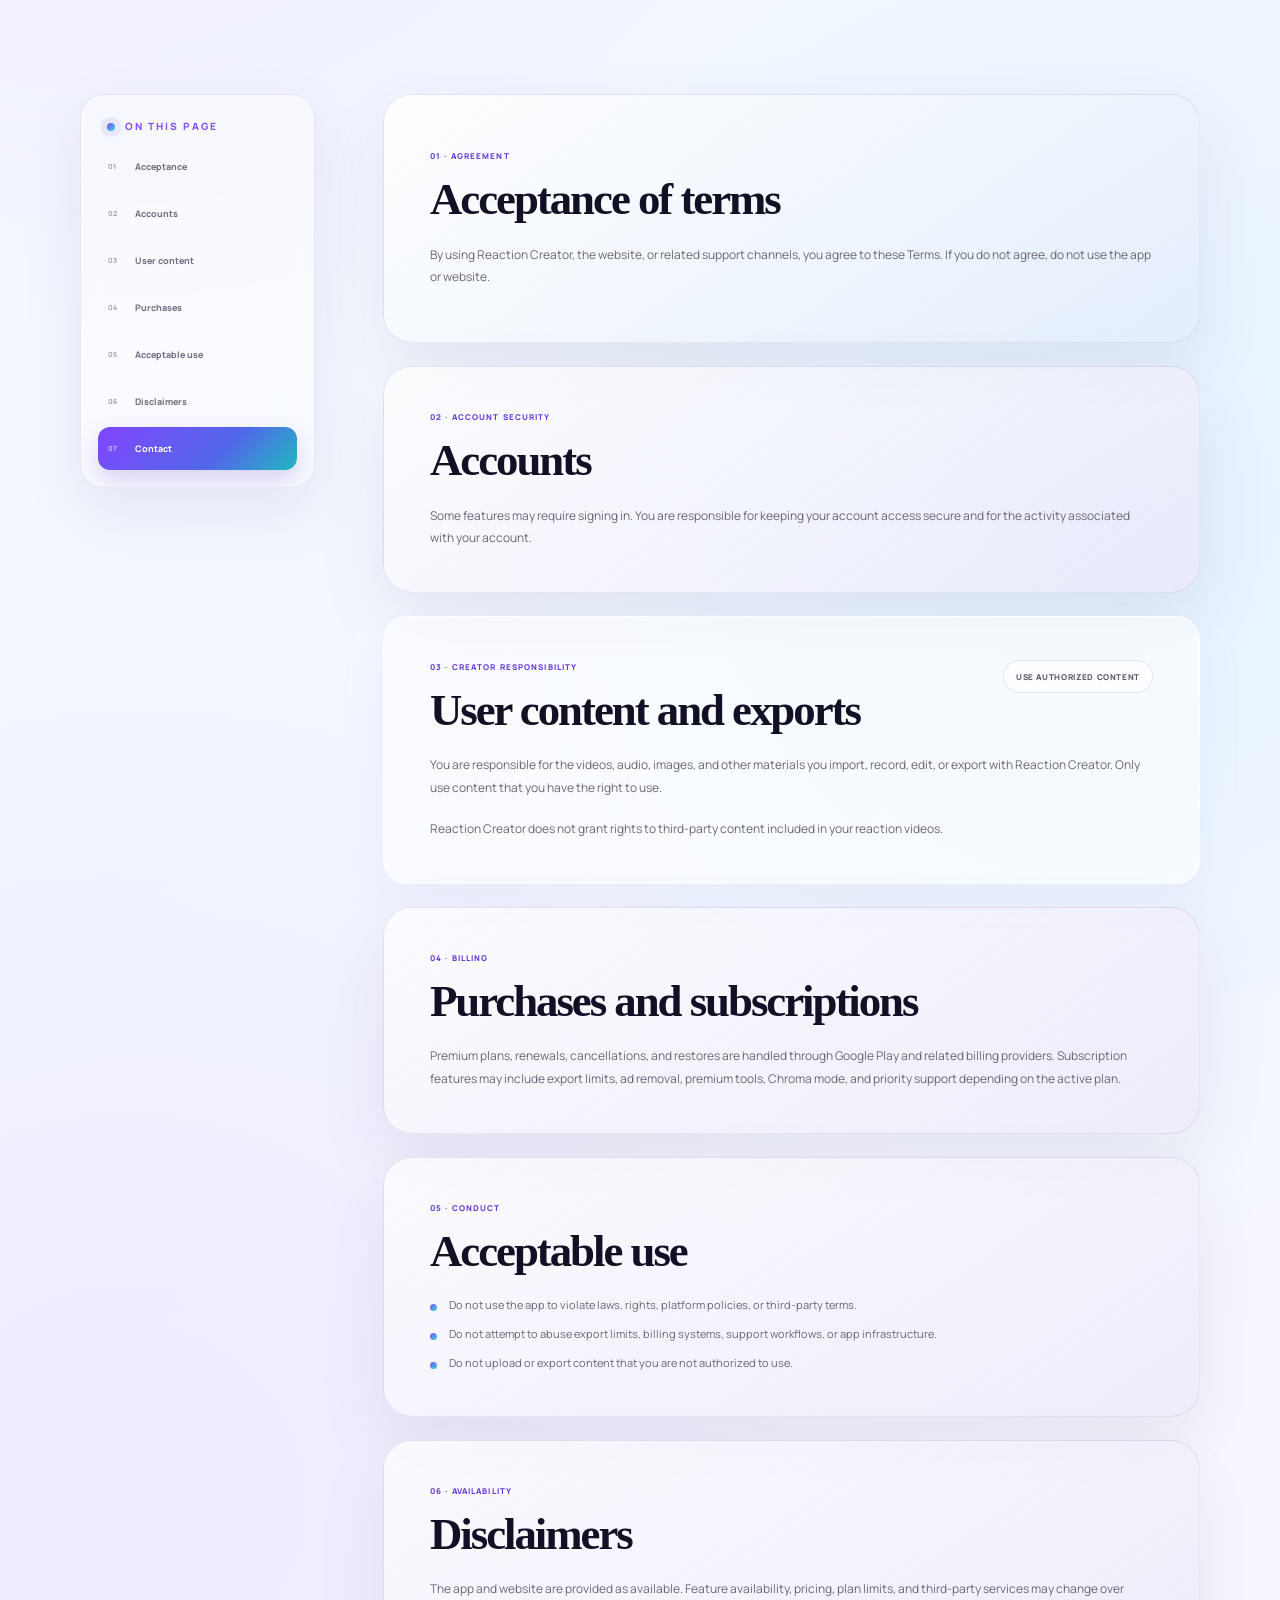
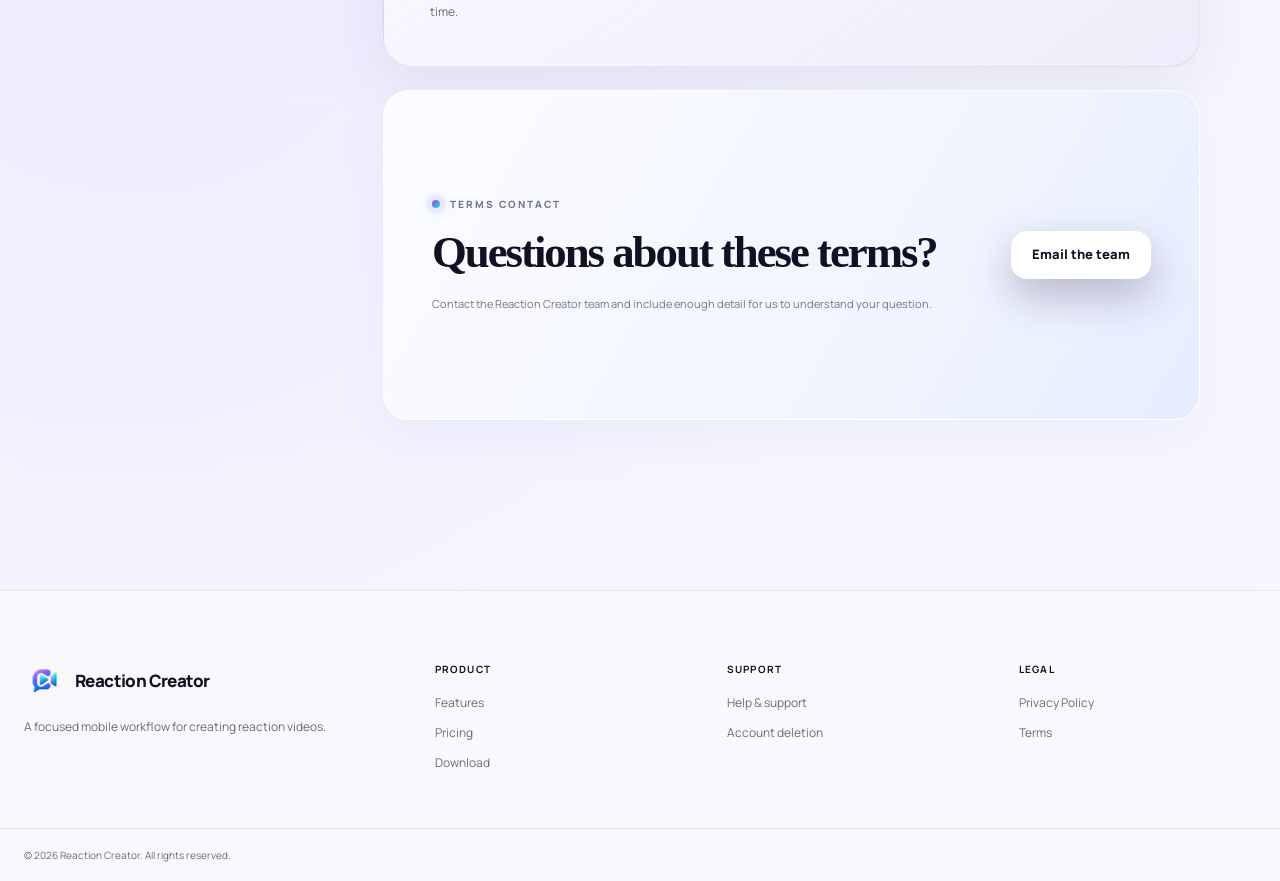
<file: terms.html>
<!doctype html>
<html lang="en">
<head>
  <meta charset="utf-8">
  <meta name="viewport" content="width=device-width, initial-scale=1">
  <title>Terms of Use | Reaction Creator</title>
  <meta name="robots" content="noindex, follow">
  <meta http-equiv="refresh" content="0; url=/terms/">
  <link rel="canonical" href="https://www.reactioncreator.com/terms/">
  <script>window.location.replace("/terms/" + window.location.search + window.location.hash);</script>
</head>
<body><p>This page has moved to <a href="/terms/">Reaction Creator terms</a>.</p></body>
</html>
</file>
<file: assets/css/home-v5.css>
:root {
  --ink: #130b20;
  --muted: #6d6578;
  --night: #08040f;
  --night-2: #10081d;
  --paper: #f8f6ff;
  --purple: #7a43ff;
  --violet: #b468ff;
  --cyan: #31ddd5;
  --pink: #ff6fbc;
  --line: rgba(94, 70, 143, 0.14);
  --white: #fff;
  --ease: cubic-bezier(0.22, 1, 0.36, 1);
}

*,
*::before,
*::after {
  box-sizing: border-box;
}

html {
  scroll-behavior: smooth;
}

body {
  position: relative;
  margin: 0;
  overflow-x: hidden;
  color: var(--ink);
  background: var(--night);
  font-family: "Manrope", sans-serif;
  font-size: 16px;
  line-height: 1.6;
  text-rendering: optimizeLegibility;
}

main {
  position: relative;
  z-index: 1;
}

body.menu-open {
  overflow: hidden;
}

img {
  display: block;
  max-width: 100%;
}

a {
  color: inherit;
  text-decoration: none;
}

button {
  font: inherit;
}

h1,
h2,
h3,
p,
figure,
ul {
  margin: 0;
}

ul {
  padding: 0;
  list-style: none;
}

h1,
h2,
h3 {
  font-family: Georgia, "Times New Roman", serif;
  font-weight: 700;
  text-wrap: balance;
}

em {
  color: transparent;
  background: linear-gradient(105deg, var(--violet), var(--purple) 50%, var(--cyan));
  background-clip: text;
  font-style: normal;
  -webkit-background-clip: text;
}

.shell {
  width: min(1240px, calc(100% - 48px));
  margin-inline: auto;
}

.sr-only {
  position: absolute;
  width: 1px;
  height: 1px;
  overflow: hidden;
  clip: rect(0, 0, 0, 0);
  white-space: nowrap;
}

.skip-link {
  position: fixed;
  z-index: 1000;
  top: 10px;
  left: 10px;
  padding: 10px 14px;
  color: var(--white);
  border-radius: 10px;
  background: var(--purple);
  transform: translateY(-150%);
}

.skip-link:focus {
  transform: translateY(0);
}

.page-progress {
  position: fixed;
  z-index: 250;
  inset: 0 0 auto;
  height: 3px;
  pointer-events: none;
}

.page-progress span {
  width: 100%;
  height: 100%;
  display: block;
  background: linear-gradient(90deg, var(--purple), var(--pink), var(--cyan));
  box-shadow: 0 0 18px rgba(49, 221, 213, 0.56);
  transform: scaleX(0);
  transform-origin: left;
}

/* Persistent motion scene: one visual atmosphere behind the entire story. */
.ambient-stage {
  position: fixed;
  z-index: 0;
  inset: 0;
  overflow: hidden;
  background-color: #08040f;
  contain: strict;
  pointer-events: none;
}

.ambient-wash,
.ambient-palette,
.ambient-orb,
.ambient-depth,
.ambient-pointer,
.ambient-core {
  position: absolute;
  transform-style: preserve-3d;
}

.ambient-palette {
  inset: 0;
  opacity: 0;
  will-change: opacity;
  transform: translateZ(0);
}

.ambient-palette-hero {
  opacity: 1;
  background:
    radial-gradient(circle at 20% 35%, rgba(104, 48, 210, 0.34), transparent 38%),
    radial-gradient(circle at 86% 68%, rgba(22, 121, 137, 0.28), transparent 36%),
    #08040f;
}

.ambient-palette-workflow {
  background:
    radial-gradient(circle at 32% 44%, rgba(91, 45, 178, 0.3), transparent 41%),
    radial-gradient(circle at 82% 62%, rgba(20, 110, 124, 0.24), transparent 38%),
    #0d0618;
}

.ambient-palette-formats {
  background:
    radial-gradient(circle at 18% 30%, rgba(184, 150, 255, 0.24), transparent 39%),
    radial-gradient(circle at 86% 68%, rgba(103, 220, 215, 0.22), transparent 37%),
    #eeeafa;
}

.ambient-palette-instant {
  background:
    radial-gradient(circle at 22% 28%, rgba(111, 53, 255, 0.3), transparent 39%),
    radial-gradient(circle at 84% 66%, rgba(33, 186, 199, 0.23), transparent 38%),
    #090410;
}

.ambient-palette-orientation {
  background:
    radial-gradient(circle at 22% 34%, rgba(155, 115, 255, 0.2), transparent 40%),
    radial-gradient(circle at 83% 65%, rgba(72, 214, 207, 0.22), transparent 37%),
    #edf8f7;
}

.ambient-palette-editor {
  background:
    radial-gradient(circle at 21% 34%, rgba(134, 70, 255, 0.3), transparent 39%),
    radial-gradient(circle at 84% 64%, rgba(28, 170, 184, 0.22), transparent 38%),
    #0b0514;
}

.ambient-palette-continuity {
  background:
    radial-gradient(circle at 20% 34%, rgba(167, 124, 255, 0.22), transparent 39%),
    radial-gradient(circle at 84% 66%, rgba(84, 215, 209, 0.2), transparent 38%),
    #f1edfb;
}

.ambient-palette-download {
  background:
    radial-gradient(circle at 20% 34%, rgba(113, 55, 255, 0.32), transparent 39%),
    radial-gradient(circle at 84% 66%, rgba(36, 200, 202, 0.23), transparent 38%),
    #08040f;
}

.ambient-wash {
  inset: -18%;
  background:
    radial-gradient(circle at 18% 24%, rgba(122, 67, 255, 0.24), transparent 33%),
    radial-gradient(circle at 82% 64%, rgba(49, 221, 213, 0.18), transparent 31%),
    radial-gradient(circle at 52% 112%, rgba(255, 111, 188, 0.12), transparent 38%);
  opacity: 0.9;
}

.ambient-orb {
  width: min(48vw, 760px);
  aspect-ratio: 1;
  border-radius: 50%;
  opacity: 0.28;
  will-change: transform;
}

.ambient-orb-a {
  top: -17%;
  left: -13%;
  background-color: #7a43ff;
  -webkit-mask-image: radial-gradient(circle, #000, rgba(0, 0, 0, 0.55) 38%, transparent 70%);
  mask-image: radial-gradient(circle, #000, rgba(0, 0, 0, 0.55) 38%, transparent 70%);
}

.ambient-orb-b {
  right: -18%;
  bottom: -22%;
  background-color: #31ddd5;
  -webkit-mask-image: radial-gradient(circle, #000, rgba(0, 0, 0, 0.5) 40%, transparent 71%);
  mask-image: radial-gradient(circle, #000, rgba(0, 0, 0, 0.5) 40%, transparent 71%);
}

.ambient-depth {
  top: 4%;
  right: -8%;
  width: min(62vw, 960px);
  aspect-ratio: 1;
  perspective: 1200px;
  opacity: 0.48;
  will-change: transform;
}

.ambient-pointer,
.ambient-core {
  inset: 0;
  will-change: transform;
}

.ambient-loop {
  position: absolute;
  top: 50%;
  left: 50%;
  border: 1px solid rgba(193, 176, 255, 0.24);
  border-radius: 50%;
  transform-style: preserve-3d;
}

.ambient-loop-a {
  width: 84%;
  height: 42%;
  transform: translate(-50%, -50%) rotateX(67deg) rotateZ(14deg);
}

.ambient-loop-b {
  width: 66%;
  height: 66%;
  border-color: rgba(49, 221, 213, 0.2);
  transform: translate(-50%, -50%) rotateY(68deg) rotateZ(-22deg);
}

.ambient-loop-c {
  width: 45%;
  height: 82%;
  border-style: dashed;
  border-color: rgba(255, 111, 188, 0.16);
  transform: translate(-50%, -50%) rotateX(62deg) rotateY(38deg);
}

.ambient-spark {
  position: absolute;
  width: 12px;
  height: 12px;
  border-radius: 50%;
  background: #31ddd5;
  box-shadow: 0 0 26px rgba(49, 221, 213, 0.8);
}

.ambient-spark-a {
  top: 21%;
  left: 38%;
}

.ambient-spark-b {
  right: 18%;
  bottom: 31%;
  width: 8px;
  height: 8px;
  background: #b468ff;
  box-shadow: 0 0 22px rgba(180, 104, 255, 0.8);
}

.kicker {
  display: flex;
  align-items: center;
  gap: 10px;
  color: #6a39df;
  font-size: 11px;
  font-weight: 800;
  letter-spacing: 0.16em;
  line-height: 1.2;
  text-transform: uppercase;
}

.kicker > span {
  width: 8px;
  height: 8px;
  border-radius: 50%;
  background: linear-gradient(135deg, var(--purple), var(--cyan));
  box-shadow: 0 0 0 6px rgba(122, 67, 255, 0.09), 0 0 18px rgba(49, 221, 213, 0.35);
}

.kicker-light {
  color: #c9baf5;
}

.button {
  min-height: 52px;
  display: inline-flex;
  align-items: center;
  justify-content: center;
  gap: 12px;
  padding: 0 20px;
  border: 1px solid transparent;
  border-radius: 16px;
  font-size: 13px;
  font-weight: 800;
  transition: transform 250ms var(--ease), box-shadow 250ms var(--ease), background 250ms var(--ease);
}

.button:hover {
  transform: translateY(-3px);
}

.button-primary {
  color: var(--white);
  background: linear-gradient(135deg, #853cff, #634cff 55%, #21bfc9);
  box-shadow: 0 15px 38px rgba(103, 67, 255, 0.34);
}

.button-ghost {
  color: rgba(255, 255, 255, 0.86);
  border-color: rgba(255, 255, 255, 0.14);
  background: rgba(255, 255, 255, 0.06);
  backdrop-filter: blur(14px);
}

/* Floating navigation */
.site-header {
  position: fixed;
  z-index: 200;
  inset: 0 0 auto;
  padding-top: 14px;
  pointer-events: none;
}

.nav {
  position: relative;
  min-height: 74px;
  display: flex;
  align-items: center;
  gap: 22px;
  padding: 10px 11px 10px 12px;
  border: 1px solid rgba(255, 255, 255, 0.7);
  border-radius: 25px;
  background: linear-gradient(110deg, #ffffff, #f6f2ff, #edfcfd);
  box-shadow: 0 25px 70px rgba(3, 1, 10, 0.26), inset 0 1px 0 rgba(255, 255, 255, 0.96);
  pointer-events: auto;
  transition: min-height 300ms var(--ease), border-radius 300ms var(--ease), transform 300ms var(--ease);
}

.nav::after {
  position: absolute;
  right: 13%;
  bottom: -1px;
  left: 13%;
  height: 1px;
  background: linear-gradient(90deg, transparent, var(--purple), var(--cyan), transparent);
  content: "";
  opacity: 0.58;
}

.site-header.is-scrolled {
  padding-top: 8px;
}

.site-header.is-scrolled .nav {
  min-height: 64px;
  border-radius: 20px;
}

.brand {
  min-width: max-content;
  display: inline-flex;
  align-items: center;
  gap: 11px;
}

.brand-mark {
  width: 50px;
  height: 50px;
  display: grid;
  place-items: center;
  overflow: hidden;
  border: 1px solid rgba(112, 61, 229, 0.14);
  border-radius: 16px;
  background: linear-gradient(145deg, #fff, #eee9ff);
  box-shadow: 0 10px 26px rgba(78, 43, 164, 0.15);
}

.brand-mark img {
  width: 38px;
  height: 38px;
  object-fit: contain;
}

.brand-lockup {
  display: grid;
  gap: 2px;
  line-height: 1;
}

.brand-lockup strong {
  color: #171020;
  font-size: 14px;
  font-weight: 800;
  letter-spacing: -0.035em;
}

.brand-lockup small {
  color: #7c7488;
  font-size: 8px;
  font-weight: 800;
  letter-spacing: 0.16em;
  text-transform: uppercase;
}

.nav-status {
  display: inline-flex;
  align-items: center;
  gap: 7px;
  padding: 7px 10px;
  color: #665e72;
  border: 1px solid rgba(88, 68, 128, 0.09);
  border-radius: 999px;
  background: rgba(255, 255, 255, 0.54);
  font-size: 9px;
  font-weight: 800;
}

.nav-status i {
  width: 7px;
  height: 7px;
  border-radius: 50%;
  background: #24d5b6;
  box-shadow: 0 0 0 4px rgba(36, 213, 182, 0.12), 0 0 13px rgba(36, 213, 182, 0.65);
}

.nav-menu {
  display: flex;
  align-items: center;
  gap: 9px;
  margin-left: auto;
}

.nav-links {
  display: flex;
  gap: 2px;
  padding: 4px;
  border: 1px solid rgba(65, 44, 103, 0.06);
  border-radius: 15px;
  background: rgba(40, 22, 73, 0.045);
}

.nav-links a {
  min-height: 36px;
  display: flex;
  align-items: center;
  padding: 0 12px;
  color: #5b5367;
  border-radius: 11px;
  font-size: 11px;
  font-weight: 800;
  transition: color 200ms var(--ease), background 200ms var(--ease), box-shadow 200ms var(--ease);
}

.nav-links a:hover,
.nav-links a.is-current,
.nav-links a:focus-visible {
  color: #171020;
  background: rgba(255, 255, 255, 0.92);
  box-shadow: 0 5px 15px rgba(28, 14, 52, 0.09);
}

.nav-download {
  min-height: 44px;
  display: inline-flex;
  align-items: center;
  gap: 10px;
  padding: 5px 6px 5px 15px;
  color: var(--white);
  border-radius: 14px;
  background: linear-gradient(135deg, #10091a, #241443 72%, #173643);
  box-shadow: 0 12px 27px rgba(15, 7, 31, 0.25);
  font-size: 11px;
  font-weight: 800;
}

.nav-download i {
  width: 31px;
  height: 31px;
  display: grid;
  place-items: center;
  color: #171020;
  border-radius: 10px;
  background: linear-gradient(135deg, #fff, #dffcff);
  font-size: 14px;
  font-style: normal;
}

.nav-toggle {
  position: relative;
  width: 46px;
  height: 46px;
  display: none;
  place-items: center;
  margin-left: auto;
  padding: 0;
  border: 1px solid rgba(91, 67, 134, 0.13);
  border-radius: 14px;
  background: rgba(255, 255, 255, 0.76);
  cursor: pointer;
}

.nav-toggle-label {
  display: none;
}

.nav-toggle-icon {
  position: absolute;
  width: 18px;
  height: 12px;
}

.nav-toggle-icon i {
  position: absolute;
  left: 0;
  width: 18px;
  height: 2px;
  border-radius: 999px;
  background: var(--ink);
  transition: transform 230ms var(--ease);
}

.nav-toggle-icon i:first-child {
  transform: translateY(-4px);
}

.nav-toggle-icon i:last-child {
  transform: translateY(4px);
}

.nav-toggle.is-open .nav-toggle-icon i:first-child {
  transform: rotate(45deg);
}

.nav-toggle.is-open .nav-toggle-icon i:last-child {
  transform: rotate(-45deg);
}

/* Hero */
.hero {
  position: relative;
  min-height: 100svh;
  overflow: hidden;
  color: var(--white);
  background:
    radial-gradient(circle at 73% 33%, rgba(66, 213, 215, 0.14), transparent 25%),
    radial-gradient(circle at 18% 48%, rgba(119, 52, 255, 0.22), transparent 33%),
    linear-gradient(130deg, rgba(7, 3, 13, 0.86), rgba(18, 8, 32, 0.8) 57%, rgba(7, 19, 29, 0.78));
}

.hero::after {
  position: absolute;
  right: -15vw;
  bottom: -38vw;
  width: 78vw;
  height: 78vw;
  border: 1px solid rgba(104, 232, 226, 0.12);
  border-radius: 50%;
  box-shadow: inset 0 0 120px rgba(112, 65, 255, 0.05);
  content: "";
  pointer-events: none;
}

.hero-grid {
  position: absolute;
  inset: 0;
  opacity: 0.14;
  background-image:
    linear-gradient(rgba(255, 255, 255, 0.06) 1px, transparent 1px),
    linear-gradient(90deg, rgba(255, 255, 255, 0.06) 1px, transparent 1px);
  background-size: 76px 76px;
  mask-image: linear-gradient(to bottom, transparent, #000 26%, #000 72%, transparent);
}

.hero-aurora {
  position: absolute;
  border-radius: 50%;
  filter: blur(90px);
  pointer-events: none;
}

.hero-aurora-one {
  top: 13%;
  left: 8%;
  width: 360px;
  height: 360px;
  background: rgba(117, 57, 255, 0.2);
}

.hero-aurora-two {
  right: 4%;
  bottom: 10%;
  width: 330px;
  height: 330px;
  background: rgba(39, 214, 213, 0.13);
}

.hero-layout {
  position: relative;
  z-index: 2;
  min-height: 100svh;
  display: grid;
  grid-template-columns: minmax(0, 0.95fr) minmax(430px, 0.9fr);
  align-items: center;
  gap: clamp(36px, 6vw, 100px);
  padding-top: 110px;
  padding-bottom: 70px;
}

.hero-copy {
  position: relative;
  z-index: 3;
  max-width: 760px;
}

.hero-copy .kicker {
  margin-bottom: 28px;
}

.hero h1 {
  max-width: 800px;
  font-size: clamp(4.8rem, 8vw, 8.4rem);
  letter-spacing: -0.075em;
  line-height: 0.84;
}

.hero h1 span,
.hero h1 em {
  display: inline-block;
}

.hero-lede {
  max-width: 640px;
  margin-top: 34px;
  color: rgba(255, 255, 255, 0.68);
  font-size: clamp(15px, 1.22vw, 18px);
  line-height: 1.75;
}

.hero-actions {
  display: flex;
  flex-wrap: wrap;
  gap: 12px;
  margin-top: 31px;
}

.hero-positioning {
  margin-top: 30px;
  color: rgba(255, 255, 255, 0.48);
  font-size: 12px;
}

.hero-positioning strong {
  color: var(--cyan);
}

.hero-visual {
  position: relative;
  min-height: 720px;
  perspective: 1200px;
}

.hero-orbit {
  position: absolute;
  top: 50%;
  left: 50%;
  width: min(620px, 52vw);
  height: min(620px, 52vw);
  border: 1px solid rgba(255, 255, 255, 0.1);
  border-radius: 50%;
  transform: translate(-50%, -50%);
}

.hero-orbit::before,
.hero-orbit::after {
  position: absolute;
  border-radius: 50%;
  content: "";
}

.hero-orbit::before {
  inset: 12%;
  border: 1px dashed rgba(150, 114, 255, 0.18);
}

.hero-orbit::after {
  top: 5%;
  left: 22%;
  width: 12px;
  height: 12px;
  background: var(--cyan);
  box-shadow: 0 0 25px var(--cyan);
}

.hero-phone-wrap {
  position: absolute;
  z-index: 2;
  top: 50%;
  left: 61%;
  width: min(390px, 76%);
  transform: translate(-50%, -48%);
  transform-style: preserve-3d;
  backface-visibility: hidden;
  will-change: transform;
}

.hero-phone-primary {
  z-index: 3;
  transform: translate(-50%, -48%) rotate(2.5deg);
}

.hero-phone-secondary {
  z-index: 1;
  top: 52%;
  left: 31%;
  width: min(320px, 63%);
  opacity: 0.86;
  transform: translate(-50%, -48%) rotate(-8deg);
}

.hero-phone-secondary .device-crop {
  opacity: 0.82;
}

.hero-phone-secondary .device-light {
  background: radial-gradient(ellipse, rgba(49, 221, 213, 0.36), rgba(88, 61, 232, 0.16) 43%, transparent 70%);
}

.device-light,
.workflow-device-glow {
  position: absolute;
  z-index: 0;
  inset: 18% 10% 5%;
  border-radius: 50%;
  background: radial-gradient(ellipse, rgba(124, 66, 255, 0.48), rgba(49, 221, 213, 0.16) 43%, transparent 70%);
  filter: blur(34px);
  pointer-events: none;
}

.hero-chip {
  position: absolute;
  z-index: 4;
  display: grid;
  gap: 1px;
  padding: 12px 15px;
  color: var(--white);
  border: 1px solid rgba(255, 255, 255, 0.15);
  border-radius: 16px;
  background: rgba(14, 8, 27, 0.68);
  box-shadow: 0 18px 45px rgba(0, 0, 0, 0.26);
  backdrop-filter: blur(17px);
}

.hero-chip small {
  color: rgba(255, 255, 255, 0.56);
  font-size: 8px;
  font-weight: 800;
  letter-spacing: 0.1em;
  text-transform: uppercase;
}

.hero-chip strong {
  font-size: 11px;
}

.hero-chip-source {
  top: 19%;
  left: -2%;
  padding-left: 35px;
}

.chip-dot {
  position: absolute;
  top: 17px;
  left: 14px;
  width: 9px;
  height: 9px;
  border-radius: 50%;
  background: var(--purple);
  box-shadow: 0 0 15px var(--purple);
}

.chip-dot-cyan {
  background: var(--cyan);
  box-shadow: 0 0 15px var(--cyan);
}

.hero-chip-layout {
  top: 47%;
  right: -4%;
  grid-template-columns: auto 1fr;
  align-items: center;
  gap: 9px;
}

.hero-chip-layout > span {
  color: var(--violet);
}

.hero-chip-layout div {
  display: grid;
}

.hero-chip-export {
  bottom: 14%;
  left: 2%;
}

.creator-ticker {
  position: relative;
  z-index: 5;
  overflow: hidden;
  padding: 16px 0;
  color: rgba(255, 255, 255, 0.58);
  border: 0;
  background: rgba(6, 3, 13, 0.34);
  font-size: 10px;
  font-weight: 800;
  letter-spacing: 0.11em;
  text-transform: uppercase;
}

.ticker-track {
  width: max-content;
  display: flex;
  align-items: center;
  gap: 26px;
  animation: ticker 28s linear infinite;
}

.has-gsap .ticker-track {
  animation: none;
  will-change: transform;
}

.ticker-track i {
  width: 6px;
  height: 6px;
  border-radius: 50%;
  background: linear-gradient(135deg, var(--purple), var(--cyan));
}

@keyframes ticker {
  to { transform: translateX(-50%); }
}

/* Exact, non-stretching crops for supplied product renders */
.device-crop {
  position: relative;
  z-index: 1;
  width: 100%;
  display: block;
  overflow: hidden;
  aspect-ratio: var(--crop-ratio);
}

.device-crop img {
  position: absolute;
  top: var(--image-top);
  left: var(--image-left);
  width: var(--image-scale) !important;
  max-width: none !important;
  height: auto !important;
  object-fit: contain;
  filter: none !important;
}

.crop-916-bmx { --crop-ratio: 682 / 1415; --image-scale: 159.237537%; --image-left: -29.765396%; --image-top: -2.049470%; }
.crop-916-woman-dog { --crop-ratio: 639 / 1445; --image-scale: 169.953052%; --image-left: -35.367762%; --image-top: -0.207612%; }
.crop-pip-bmx { --crop-ratio: 693 / 1434; --image-scale: 156.709957%; --image-left: -28.571429%; --image-top: -0.976290%; }
.crop-cutout-hiking { --crop-ratio: 534 / 1060; --image-scale: 271.161049%; --image-left: -85.767790%; --image-top: -0.188679%; }
.crop-169-dog { --crop-ratio: 1057 / 474; --image-scale: 102.743614%; --image-left: -1.419111%; --image-top: -98.523207%; }
.crop-pip-landscape { --crop-ratio: 1375 / 606; --image-scale: 105.309091%; --image-left: -2.618182%; --image-top: -40.264026%; }
.crop-projects { --crop-ratio: 695 / 1394; --image-scale: 156.258993%; --image-left: -28.201439%; --image-top: -2.941176%; }
.crop-export-history { --crop-ratio: 718 / 1421; --image-scale: 151.253482%; --image-left: -25.626741%; --image-top: -1.196341%; }

/* One continuous pinned workflow scene */
.workflow {
  position: relative;
  color: var(--white);
  background:
    radial-gradient(circle at 50% 48%, rgba(92, 55, 195, 0.18), transparent 35%),
    linear-gradient(180deg, rgba(8, 4, 15, 0.76), rgba(14, 7, 24, 0.66) 56%, rgba(8, 4, 15, 0.72));
}

.workflow-pin {
  position: relative;
  min-height: 100svh;
  overflow: hidden;
}

.workflow-pin::before {
  position: absolute;
  inset: 7% 7%;
  border: 1px solid rgba(255, 255, 255, 0.06);
  border-radius: 50%;
  content: "";
  transform: rotate(-12deg);
}

.workflow-story {
  position: relative;
  min-height: 100svh;
  display: grid;
  grid-template-columns: minmax(260px, 0.9fr) minmax(300px, 0.9fr) minmax(280px, 0.85fr);
  align-items: center;
  gap: clamp(32px, 5vw, 80px);
  padding-top: 105px;
  padding-bottom: 110px;
}

.workflow-heading {
  position: relative;
  z-index: 3;
}

.workflow-heading .kicker {
  margin-bottom: 24px;
}

.workflow-heading h2 {
  font-size: clamp(3.3rem, 5.3vw, 6.3rem);
  letter-spacing: -0.065em;
  line-height: 0.9;
}

.workflow-heading > p:last-of-type {
  max-width: 440px;
  margin-top: 27px;
  color: rgba(255, 255, 255, 0.54);
  font-size: 15px;
  line-height: 1.75;
}

.workflow-device {
  position: relative;
  z-index: 2;
  width: min(310px, 100%);
  justify-self: center;
  transform-origin: 50% 60%;
}

.workflow-device .device-crop {
  filter: drop-shadow(0 40px 45px rgba(0, 0, 0, 0.4));
}

.workflow-device figcaption {
  position: absolute;
  z-index: 3;
  right: -24%;
  bottom: 16%;
  display: inline-flex;
  align-items: center;
  gap: 8px;
  padding: 11px 14px;
  color: rgba(255, 255, 255, 0.72);
  border: 1px solid rgba(255, 255, 255, 0.13);
  border-radius: 999px;
  background: rgba(16, 8, 29, 0.74);
  box-shadow: 0 18px 40px rgba(0, 0, 0, 0.28);
  backdrop-filter: blur(16px);
  font-size: 9px;
  font-weight: 800;
  white-space: nowrap;
}

.workflow-device figcaption i {
  width: 7px;
  height: 7px;
  border-radius: 50%;
  background: var(--cyan);
  box-shadow: 0 0 13px var(--cyan);
}

.workflow-runway {
  position: relative;
  z-index: 3;
  min-height: 330px;
}

.workflow-runway article {
  position: absolute;
  inset: 0;
  display: flex;
  flex-direction: column;
  justify-content: center;
  opacity: 0;
  transform: translateY(44px);
}

.workflow-runway article:first-child {
  opacity: 1;
  transform: none;
}

.workflow-step-label {
  align-self: flex-start;
  margin-bottom: 20px;
  color: var(--cyan);
  font-size: 10px;
  font-weight: 800;
  letter-spacing: 0.15em;
  text-transform: uppercase;
}

.workflow-runway h3 {
  max-width: 400px;
  font-size: clamp(3rem, 4.6vw, 5.4rem);
  letter-spacing: -0.06em;
  line-height: 0.9;
}

.workflow-runway p {
  max-width: 350px;
  margin-top: 23px;
  color: rgba(255, 255, 255, 0.52);
  font-size: 15px;
}

.workflow-manifesto {
  position: absolute;
  z-index: 4;
  right: 24px;
  bottom: 30px;
  left: 24px;
  display: flex;
  justify-content: center;
  text-align: center;
}

.workflow-manifesto p {
  color: rgba(255, 255, 255, 0.34);
  font-size: 11px;
  font-weight: 700;
  letter-spacing: 0.05em;
}

.workflow-manifesto span {
  color: rgba(255, 255, 255, 0.76);
}

/* Format lab: one stage, four identities */
.formats {
  position: relative;
  color: var(--ink);
  background:
    radial-gradient(circle at 80% 12%, rgba(49, 221, 213, 0.13), transparent 27%),
    radial-gradient(circle at 10% 72%, rgba(122, 67, 255, 0.11), transparent 31%),
    rgba(248, 246, 255, 0.82);
}

.formats-pin {
  position: relative;
  min-height: 100svh;
  overflow: hidden;
}

.formats-heading {
  position: absolute;
  z-index: 5;
  top: max(106px, 12svh);
  left: 50%;
  display: block;
  transform: translateX(-50%);
}

.formats-heading .kicker {
  grid-column: 1 / -1;
}

.formats-heading h2 {
  max-width: 900px;
  font-size: clamp(3.4rem, 5.7vw, 6.7rem);
  letter-spacing: -0.068em;
  line-height: 0.88;
}

.formats-heading > p:last-child {
  max-width: 450px;
  align-self: end;
  color: #675f73;
  font-size: 15px;
}

.format-wall {
  position: absolute;
  z-index: 2;
  inset: 0;
}

.format-card {
  position: absolute;
  inset: 0;
  display: block;
  padding: 0;
  opacity: 0;
  pointer-events: none;
}

.format-card:first-child {
  opacity: 1;
}

.format-card::before {
  position: absolute;
  z-index: -1;
  right: 2%;
  bottom: -10%;
  color: rgba(43, 23, 76, 0.045);
  font-family: Georgia, "Times New Roman", serif;
  font-size: clamp(11rem, 27vw, 29rem);
  font-weight: 700;
  letter-spacing: -0.1em;
  line-height: 0.72;
  content: attr(data-mode);
  white-space: nowrap;
}

.format-copy {
  position: absolute;
  z-index: 3;
  top: var(--format-copy-top, 460px);
  bottom: auto;
  left: 0;
  width: min(520px, 42%);
}

.format-copy > span {
  min-height: 46px;
  display: inline-flex;
  align-items: center;
  gap: 10px;
  padding: 0 15px;
  color: #5830d5;
  border: 1px solid rgba(100, 59, 204, 0.17);
  border-radius: 15px;
  background: rgba(255, 255, 255, 0.66);
  box-shadow: 0 12px 30px rgba(68, 40, 129, 0.09);
  backdrop-filter: blur(14px);
  font-size: 12px;
  font-weight: 800;
  letter-spacing: 0.08em;
  text-transform: uppercase;
}

.format-copy > span::before {
  width: 9px;
  height: 9px;
  border-radius: 50%;
  background: linear-gradient(135deg, var(--purple), var(--cyan));
  box-shadow: 0 0 13px rgba(72, 172, 230, 0.46);
  content: "";
}

.format-copy h3 {
  max-width: 520px;
  margin-top: 25px;
  font-size: clamp(3.2rem, 4.5vw, 5.35rem);
  letter-spacing: -0.07em;
  line-height: 0.88;
}

.format-copy p {
  max-width: 420px;
  margin-top: 24px;
  color: #665e72;
  font-size: 15px;
}

.phone-stage,
.wide-stage {
  position: absolute;
  z-index: 2;
  transform-origin: 50% 80%;
}

.phone-stage {
  top: 18%;
  right: 8%;
  width: min(365px, 28vw, 33svh);
}

.wide-stage {
  top: 45%;
  right: 0;
  width: min(780px, 52vw, 90svh);
}

.format-card .device-crop {
  filter: drop-shadow(0 38px 42px rgba(42, 24, 78, 0.24));
}

/* Direct path */
.instant {
  position: relative;
  min-height: 100svh;
  display: grid;
  align-items: start;
  overflow: hidden;
  color: var(--white);
  background:
    radial-gradient(circle at 78% 55%, rgba(49, 221, 213, 0.14), transparent 29%),
    radial-gradient(circle at 20% 22%, rgba(122, 67, 255, 0.24), transparent 31%),
    rgba(9, 4, 16, 0.74);
}

.instant::after {
  position: absolute;
  right: clamp(22px, 4vw, 70px);
  bottom: 28px;
  color: rgba(255, 255, 255, 0.38);
  content: "SCROLL TO MOVE THE TAKE";
  font-size: 9px;
  font-weight: 800;
  letter-spacing: 0.18em;
  writing-mode: vertical-rl;
}

.instant::before {
  position: absolute;
  top: -16%;
  right: -12%;
  width: 54vw;
  height: 54vw;
  border: 1px solid rgba(255, 255, 255, 0.08);
  border-radius: 50%;
  content: "";
}

.instant-layout {
  position: relative;
  z-index: 2;
  display: grid;
  grid-template-columns: minmax(320px, 0.9fr) minmax(420px, 1.1fr);
  align-items: start;
  align-content: start;
  gap: clamp(55px, 10vw, 160px);
  padding: 100px 0 85px;
}

.instant-copy {
  padding-top: 44px;
}

.instant-copy .kicker {
  margin-bottom: 25px;
}

.instant-copy h2 {
  font-size: clamp(4rem, 7vw, 8rem);
  letter-spacing: -0.07em;
  line-height: 0.86;
}

.instant-copy > p:last-child {
  max-width: 500px;
  margin-top: 27px;
  color: rgba(255, 255, 255, 0.54);
  font-size: 16px;
}

.export-system {
  position: relative;
  min-height: 420px;
  display: flex;
  flex-direction: column;
  justify-content: center;
  gap: 30px;
  padding-left: 42px;
}

.export-beam {
  position: absolute;
  top: 7%;
  bottom: 7%;
  left: 7px;
  width: 1px;
  background: rgba(255, 255, 255, 0.12);
}

.export-beam span {
  position: absolute;
  top: 0;
  left: -1px;
  width: 3px;
  height: 30%;
  border-radius: 999px;
  background: linear-gradient(transparent, var(--purple), var(--cyan), transparent);
  box-shadow: 0 0 18px rgba(49, 221, 213, 0.55);
}

.export-step {
  position: relative;
  color: rgba(255, 255, 255, 0.28);
  font-family: Georgia, "Times New Roman", serif;
  font-size: clamp(2.3rem, 4.3vw, 5rem);
  line-height: 1;
  opacity: 0.42;
  transition: color 300ms var(--ease), opacity 300ms var(--ease), transform 300ms var(--ease);
}

.export-step::before {
  position: absolute;
  top: 50%;
  left: -42px;
  width: 13px;
  height: 13px;
  border: 2px solid #171020;
  border-radius: 50%;
  background: #50465f;
  box-shadow: 0 0 0 1px rgba(255, 255, 255, 0.2);
  content: "";
  transform: translateY(-50%);
}

.export-step.is-active {
  color: var(--white);
  opacity: 1;
  transform: translateX(15px);
}

.export-step.is-active::before {
  background: var(--cyan);
  box-shadow: 0 0 0 6px rgba(49, 221, 213, 0.1), 0 0 22px var(--cyan);
}

/* Orientation */
.orientation {
  position: relative;
  min-height: auto;
  display: grid;
  align-items: start;
  overflow: hidden;
  background:
    radial-gradient(circle at 58% 48%, rgba(49, 221, 213, 0.13), transparent 30%),
    linear-gradient(135deg, rgba(255, 255, 255, 0.84), rgba(244, 240, 255, 0.8) 55%, rgba(236, 251, 250, 0.78));
}

.orientation-layout {
  display: grid;
  grid-template-columns: minmax(320px, 0.72fr) minmax(540px, 1.28fr);
  align-items: start;
  gap: clamp(48px, 7vw, 110px);
  padding: 92px 0 62px;
}

.orientation-copy {
  padding-top: 54px;
}

.orientation-copy .kicker {
  margin-bottom: 25px;
}

.orientation-copy h2 {
  font-size: clamp(4rem, 6.5vw, 7.5rem);
  letter-spacing: -0.07em;
  line-height: 0.86;
}

.orientation-copy > p:last-child {
  max-width: 500px;
  margin-top: 27px;
  color: #635b70;
  font-size: 16px;
}

.orientation-stack {
  position: relative;
  min-height: 650px;
  perspective: 1300px;
}

.orientation-glow {
  position: absolute;
  inset: 17% 5%;
  border-radius: 50%;
  background: radial-gradient(ellipse, rgba(122, 67, 255, 0.22), rgba(49, 221, 213, 0.13) 46%, transparent 70%);
  filter: blur(25px);
}

.orientation-orbit {
  position: absolute;
  top: 50%;
  left: 50%;
  width: 540px;
  height: 540px;
  border: 1px dashed rgba(89, 54, 161, 0.14);
  border-radius: 50%;
  transform: translate(-50%, -50%);
}

.orientation-device {
  position: absolute;
  z-index: 2;
  margin: 0;
}

.orientation-device .device-crop {
  filter: drop-shadow(0 36px 42px rgba(41, 25, 75, 0.22));
}

.orientation-device-wide {
  top: 43%;
  left: 4%;
  width: min(690px, 92%);
  transform: rotate(3deg);
}

.orientation-device-portrait {
  z-index: 3;
  top: 5%;
  left: 41%;
  width: min(260px, 37%);
  transform: rotate(-3deg);
}

.orientation-rotate {
  position: absolute;
  z-index: 5;
  top: 48%;
  left: 42%;
  width: 62px;
  height: 62px;
  display: grid;
  place-items: center;
  color: var(--white);
  border: 5px solid rgba(255, 255, 255, 0.88);
  border-radius: 50%;
  background: linear-gradient(135deg, var(--purple), var(--cyan));
  box-shadow: 0 18px 38px rgba(75, 63, 199, 0.28);
  font-size: 25px;
}

.orientation-state {
  position: absolute;
  z-index: 5;
  display: grid;
  padding: 10px 13px;
  border: 1px solid rgba(84, 58, 139, 0.12);
  border-radius: 13px;
  background: rgba(255, 255, 255, 0.82);
  box-shadow: 0 13px 30px rgba(50, 30, 89, 0.12);
  backdrop-filter: blur(15px);
}

.orientation-state b {
  font-size: 10px;
}

.orientation-state small {
  color: #777080;
  font-size: 7px;
  font-weight: 800;
  letter-spacing: 0.1em;
  text-transform: uppercase;
}

.orientation-state-portrait {
  top: 4%;
  right: 4%;
}

.orientation-state-wide {
  bottom: 7%;
  left: 3%;
}

/* Editor */
.editor-choice {
  position: relative;
  min-height: auto;
  display: grid;
  align-items: start;
  overflow: hidden;
  color: var(--white);
  background:
    radial-gradient(circle at 20% 50%, rgba(123, 67, 255, 0.22), transparent 31%),
    radial-gradient(circle at 82% 20%, rgba(49, 221, 213, 0.1), transparent 24%),
    rgba(9, 4, 16, 0.74);
}

.editor-choice::before {
  position: absolute;
  right: -8%;
  bottom: -38%;
  color: rgba(255, 255, 255, 0.025);
  font-family: Georgia, "Times New Roman", serif;
  font-size: 30vw;
  font-weight: 700;
  line-height: 1;
  content: "EDIT";
}

.editor-layout {
  position: relative;
  z-index: 2;
  display: grid;
  grid-template-columns: minmax(350px, 0.8fr) minmax(430px, 1fr);
  align-items: start;
  gap: clamp(55px, 10vw, 160px);
  padding: 88px 0 92px;
}

.editor-copy {
  padding-top: 52px;
}

.editor-product {
  position: relative;
  width: min(390px, 90%);
  aspect-ratio: 514 / 1047;
  justify-self: center;
}

.editor-product > img {
  position: relative;
  z-index: 1;
  width: 100%;
  height: 100%;
  object-fit: contain;
  filter: drop-shadow(0 40px 45px rgba(0, 0, 0, 0.45));
}

.editor-product figcaption {
  position: absolute;
  z-index: 3;
  right: -28%;
  bottom: 15%;
  padding: 11px 14px;
  color: rgba(255, 255, 255, 0.72);
  border: 1px solid rgba(255, 255, 255, 0.13);
  border-radius: 999px;
  background: rgba(20, 10, 36, 0.77);
  backdrop-filter: blur(15px);
  font-size: 9px;
  font-weight: 800;
  white-space: nowrap;
}

.editor-copy .kicker {
  margin-bottom: 25px;
}

.editor-copy h2 {
  font-size: clamp(4rem, 6.8vw, 8rem);
  letter-spacing: -0.075em;
  line-height: 0.86;
}

.editor-copy > p:last-of-type {
  max-width: 580px;
  margin-top: 28px;
  color: rgba(255, 255, 255, 0.54);
  font-size: 16px;
}

.tool-cloud {
  display: flex;
  flex-wrap: wrap;
  gap: 9px;
  margin-top: 30px;
}

.tool-cloud li {
  padding: 10px 15px;
  color: rgba(255, 255, 255, 0.78);
  border: 1px solid rgba(255, 255, 255, 0.13);
  border-radius: 999px;
  background: rgba(255, 255, 255, 0.05);
  font-size: 11px;
  font-weight: 800;
}

/* Project continuity */
.continuity {
  position: relative;
  min-height: 100svh;
  display: grid;
  align-items: center;
  overflow: hidden;
  padding: 120px 0 80px;
  background:
    radial-gradient(circle at 18% 28%, rgba(122, 67, 255, 0.11), transparent 28%),
    radial-gradient(circle at 86% 70%, rgba(49, 221, 213, 0.12), transparent 30%),
    rgba(248, 246, 255, 0.82);
}

.continuity::before {
  position: absolute;
  top: 22%;
  left: -10%;
  color: rgba(46, 25, 80, 0.035);
  font-family: Georgia, "Times New Roman", serif;
  font-size: 22vw;
  font-weight: 700;
  line-height: 0.8;
  content: "FAST / FOCUSED";
  white-space: nowrap;
}

.continuity-heading {
  position: relative;
  z-index: 2;
  display: grid;
  grid-template-columns: minmax(0, 0.72fr) minmax(420px, 1.28fr);
  gap: 25px 70px;
}

.continuity-heading .kicker {
  grid-column: 1 / -1;
}

.continuity-heading h2 {
  max-width: 620px;
  font-size: clamp(4.2rem, 7vw, 8rem);
  letter-spacing: -0.075em;
  line-height: 0.86;
}

.continuity-heading > p:last-of-type {
  grid-column: 1;
  max-width: 430px;
  margin-top: 10px;
  color: #665e72;
  font-size: 16px;
}

.vision-principles {
  grid-column: 1;
  display: flex;
  flex-wrap: wrap;
  gap: 9px;
  margin-top: 4px;
}

.vision-principles li {
  padding: 9px 13px;
  color: #5731c0;
  border: 1px solid rgba(93, 55, 176, 0.14);
  border-radius: 999px;
  background: rgba(255, 255, 255, 0.54);
  box-shadow: 0 12px 30px rgba(56, 31, 105, 0.08);
  backdrop-filter: blur(14px);
  font-size: 10px;
  font-weight: 800;
  letter-spacing: 0.08em;
  text-transform: uppercase;
}

.continuity-visuals {
  position: absolute;
  z-index: 3;
  inset: 0;
  height: 100%;
  pointer-events: none;
}

.continuity-item {
  position: absolute;
  top: 18%;
  right: 18%;
  width: min(285px, 18vw, 30svh);
}

.continuity-exports {
  top: 30%;
  right: -1%;
  margin-top: 0;
  transform: rotate(3deg);
}

.continuity-projects {
  transform: rotate(-3deg);
}

.continuity-item > div {
  position: absolute;
  z-index: 4;
  right: 72%;
  bottom: 11%;
  width: max-content;
  max-width: 210px;
  padding: 16px 18px;
  border: 1px solid rgba(86, 57, 143, 0.13);
  border-radius: 18px;
  background: rgba(255, 255, 255, 0.76);
  box-shadow: 0 18px 50px rgba(48, 28, 84, 0.14);
  backdrop-filter: blur(18px);
}

.continuity-exports > div {
  right: auto;
  left: 70%;
  bottom: 18%;
}

.continuity-item > div > span {
  color: #6037d1;
  font-size: 11px;
  font-weight: 800;
  letter-spacing: 0.15em;
  text-transform: uppercase;
}

.continuity-item h3 {
  margin-top: 8px;
  font-size: clamp(1.65rem, 2.2vw, 2.6rem);
  letter-spacing: -0.06em;
  line-height: 0.9;
}

.continuity-item figure {
  position: relative;
  width: 100%;
}

.continuity-item .device-crop {
  filter: drop-shadow(0 35px 40px rgba(45, 28, 79, 0.24));
}

/* Final CTA */
.download {
  position: relative;
  overflow: hidden;
  padding: 90px 0 28px;
  color: var(--white);
  background: rgba(8, 4, 15, 0.78);
}

.download-panel {
  position: relative;
  min-height: 590px;
  display: grid;
  grid-template-columns: minmax(0, 1.15fr) minmax(260px, 0.55fr);
  align-items: center;
  gap: clamp(45px, 6vw, 80px);
  overflow: hidden;
  padding: clamp(48px, 5.5vw, 72px);
  border: 1px solid rgba(255, 255, 255, 0.11);
  border-radius: 52px;
  background:
    radial-gradient(circle at 78% 50%, rgba(49, 221, 213, 0.17), transparent 28%),
    radial-gradient(circle at 12% 15%, rgba(255, 111, 188, 0.16), transparent 27%),
    linear-gradient(135deg, #4214c8, #742cff 48%, #135770);
  box-shadow: 0 40px 100px rgba(0, 0, 0, 0.34);
}

.download-panel::before {
  position: absolute;
  top: -46%;
  right: -12%;
  width: 680px;
  height: 680px;
  border: 1px solid rgba(255, 255, 255, 0.13);
  border-radius: 50%;
  content: "";
}

.download-copy {
  position: relative;
  z-index: 2;
}

.download-copy .kicker {
  margin-bottom: 24px;
}

.download-copy h2 {
  max-width: 720px;
  font-size: clamp(3.5rem, 4.4vw, 4.8rem);
  letter-spacing: -0.065em;
  line-height: 0.88;
}

.download-copy em {
  background-image: linear-gradient(100deg, #d7a5ff, #ff92cf, #65fff0);
}

.download-copy > p:last-of-type {
  max-width: 560px;
  margin-top: 22px;
  color: rgba(255, 255, 255, 0.7);
  font-size: 16px;
  line-height: 1.65;
}

.download-action-row {
  display: flex;
  flex-wrap: wrap;
  align-items: center;
  gap: 18px;
  margin-top: 26px;
}

.play-badge {
  width: 194px;
  display: block;
  aspect-ratio: 646 / 250;
  transition: transform 250ms var(--ease);
}

.download-note {
  display: inline-flex;
  align-items: center;
  gap: 9px;
  color: rgba(255, 255, 255, 0.72);
  font-size: 11px;
  font-weight: 700;
}

.download-note i {
  width: 8px;
  height: 8px;
  border-radius: 50%;
  background: var(--cyan);
  box-shadow: 0 0 14px var(--cyan);
}

.play-badge:hover {
  transform: translateY(-4px) scale(1.02);
}

.play-badge img {
  width: 100%;
  height: 100%;
  object-fit: contain;
}

.download-mark {
  position: relative;
  z-index: 2;
  width: min(265px, 82%);
  display: grid;
  justify-items: center;
  align-content: center;
  justify-self: center;
}

.download-mark-visual {
  position: relative;
  width: 100%;
  aspect-ratio: 1;
  display: grid;
  place-items: center;
  transform-origin: 50% 58%;
  will-change: transform;
}

.download-mark-visual span {
  position: absolute;
  inset: -28%;
  border: 1px solid rgba(255, 255, 255, 0.13);
  border-radius: 50%;
  box-shadow: inset 0 0 90px rgba(255, 255, 255, 0.05);
}

.download-mark img {
  position: relative;
  width: 100%;
  height: 100%;
  aspect-ratio: 1;
  object-fit: contain;
  filter: drop-shadow(0 35px 45px rgba(16, 2, 49, 0.36));
}

.download-mark figcaption {
  position: relative;
  z-index: 3;
  min-width: 255px;
  display: grid;
  gap: 4px;
  margin-top: 20px;
  padding: 13px 17px;
  border: 1px solid rgba(255, 255, 255, 0.16);
  border-radius: 16px;
  background: rgba(11, 5, 26, 0.44);
  box-shadow: 0 20px 50px rgba(18, 4, 54, 0.22);
  backdrop-filter: blur(16px);
  text-align: center;
}

.download-mark figcaption strong {
  font-size: 12px;
}

.download-mark figcaption small {
  color: rgba(255, 255, 255, 0.58);
  font-size: 9px;
  font-weight: 700;
  letter-spacing: 0.04em;
}

/* With GSAP active, one fixed color plane owns every chapter. */
.has-gsap .hero,
.has-gsap .workflow,
.has-gsap .formats,
.has-gsap .instant,
.has-gsap .orientation,
.has-gsap .editor-choice,
.has-gsap .continuity,
.has-gsap .download {
  background: transparent;
}

/* Footer */
.site-footer {
  position: relative;
  z-index: 1;
  padding: 82px 0 30px;
  color: rgba(255, 255, 255, 0.61);
  background: linear-gradient(180deg, rgba(5, 2, 9, 0), #050209 150px, #050209 100%);
}

.footer-top {
  display: grid;
  grid-template-columns: 1.7fr repeat(3, 0.65fr);
  gap: 60px;
  padding-bottom: 60px;
}

.footer-brand .brand {
  color: var(--white);
  font-size: 17px;
  font-weight: 800;
}

.footer-brand .brand img {
  width: 44px;
  height: 44px;
  object-fit: contain;
}

.footer-brand p {
  max-width: 330px;
  margin-top: 20px;
  font-size: 14px;
}

.footer-group {
  display: grid;
  align-content: start;
  gap: 13px;
  font-size: 13px;
}

.footer-group strong {
  margin-bottom: 4px;
  color: var(--white);
  font-size: 10px;
  letter-spacing: 0.14em;
  text-transform: uppercase;
}

.footer-group a:hover {
  color: var(--white);
}

.footer-bottom {
  display: flex;
  justify-content: space-between;
  padding-top: 25px;
  border-top: 1px solid rgba(255, 255, 255, 0.08);
  font-size: 11px;
}

/* JS-ready animation state */
.js .gsap-reveal {
  visibility: hidden;
}

/* Keep the complete desktop hero—including its primary CTA—inside one viewport. */
@media (min-width: 941px) {
  .hero-layout {
    height: 100svh;
    min-height: 680px;
    grid-template-columns: minmax(0, 1.2fr) minmax(350px, 0.65fr);
    gap: clamp(28px, 3.2vw, 52px);
    padding-top: 104px;
    padding-bottom: 40px;
  }

  .hero-copy {
    max-width: 840px;
  }

  .hero-copy .kicker {
    margin-bottom: 22px;
  }

  .hero h1 {
    max-width: 840px;
    font-size: clamp(4.1rem, 4.6vw, 5.4rem);
    line-height: 0.88;
  }

  .hero-lede {
    max-width: 610px;
    margin-top: 24px;
    font-size: clamp(15px, 1vw, 17px);
    line-height: 1.6;
  }

  .hero-actions {
    margin-top: 24px;
  }

  .hero-positioning {
    margin-top: 30px;
  }

  .hero-visual {
    height: min(700px, calc(100svh - 150px));
    min-height: 0;
  }

  .hero-phone-primary {
    width: min(330px, 75%, 36svh);
  }

  .hero-phone-secondary {
    width: min(270px, 61%, 30svh);
  }

  .hero-orbit {
    width: min(560px, 45vw, 64svh);
    height: min(560px, 45vw, 64svh);
  }
}

@media (max-width: 1080px) {
  .nav-status {
    display: none;
  }

  .hero-layout {
    grid-template-columns: minmax(0, 1fr) minmax(380px, 0.82fr);
    gap: 30px;
  }

  .workflow-story {
    grid-template-columns: minmax(250px, 0.85fr) minmax(260px, 0.8fr) minmax(250px, 0.75fr);
    gap: 30px;
  }

  .format-card {
    grid-template-columns: minmax(280px, 0.75fr) minmax(360px, 1fr);
  }

  .orientation-layout {
    grid-template-columns: minmax(300px, 0.75fr) minmax(480px, 1.1fr);
  }
}

@media (max-width: 940px) {
  .nav-toggle {
    display: grid;
  }

  .nav-menu {
    position: absolute;
    top: calc(100% + 12px);
    right: 0;
    left: 0;
    display: grid;
    gap: 8px;
    padding: 14px;
    border: 1px solid rgba(255, 255, 255, 0.76);
    border-radius: 24px;
    background: rgba(250, 249, 255, 0.97);
    box-shadow: 0 30px 75px rgba(6, 2, 15, 0.3);
    backdrop-filter: blur(28px);
    opacity: 0;
    pointer-events: none;
    transform: translateY(-12px) scale(0.98);
    transition: opacity 220ms var(--ease), transform 220ms var(--ease);
  }

  .nav-menu.is-open {
    opacity: 1;
    pointer-events: auto;
    transform: translateY(0) scale(1);
  }

  .nav-links {
    display: grid;
    gap: 3px;
    padding: 0;
    border: 0;
    background: transparent;
  }

  .nav-links a {
    min-height: 48px;
    padding: 0 13px;
    border-radius: 14px;
    font-size: 14px;
  }

  .nav-download {
    min-height: 52px;
    justify-content: space-between;
    margin-top: 4px;
    padding-left: 17px;
    font-size: 13px;
  }

  .hero-layout {
    grid-template-columns: 1fr;
    padding-top: 130px;
  }

  .hero-copy {
    max-width: 760px;
    text-align: center;
  }

  .hero-copy .kicker,
  .hero-actions {
    justify-content: center;
  }

  .hero-lede {
    margin-inline: auto;
  }

  .hero-visual {
    min-height: 690px;
  }

  .hero-phone-wrap {
    width: min(360px, 58vw);
  }

  .hero-phone-primary {
    left: 60%;
  }

  .hero-phone-secondary {
    left: 36%;
    width: min(305px, 49vw);
  }

  .workflow-story {
    grid-template-columns: 1fr 0.8fr;
  }

  .workflow-heading {
    grid-column: 1 / -1;
    display: grid;
    grid-template-columns: 1fr 0.7fr;
    gap: 20px 50px;
  }

  .workflow-heading .kicker {
    grid-column: 1 / -1;
  }

  .workflow-heading > p:last-of-type {
    align-self: end;
  }

  .formats-heading {
    grid-template-columns: 1fr 0.6fr;
  }

  .format-card {
    grid-template-columns: minmax(260px, 0.7fr) minmax(340px, 1fr);
    padding-inline: 0;
  }

  .instant-layout,
  .editor-layout {
    grid-template-columns: 1fr 1fr;
    gap: 50px;
  }

  .orientation-layout {
    grid-template-columns: 1fr;
  }

  .orientation-copy {
    max-width: 740px;
  }

  .orientation-stack {
    min-height: 600px;
  }

  .continuity-item {
    grid-template-columns: 1fr;
  }
}

@media (max-width: 720px) {
  .button-ghost,
  .hero-chip,
  .workflow-device figcaption,
  .format-copy > span,
  .orientation-state,
  .editor-product figcaption,
  .vision-principles li,
  .continuity-item > div,
  .download-mark figcaption,
  .nav-menu {
    backdrop-filter: none;
  }

  .ambient-orb {
    opacity: 0.2;
  }

  .device-light,
  .workflow-device-glow,
  .orientation-glow {
    filter: blur(18px);
    opacity: 0.65;
  }

  .format-card .device-crop,
  .orientation-device .device-crop,
  .editor-product img,
  .continuity-item .device-crop,
  .download-mark-visual img {
    filter: none;
  }

  .shell {
    width: min(640px, calc(100% - 30px));
  }

  .site-header {
    padding-top: 8px;
  }

  .nav,
  .site-header.is-scrolled .nav {
    width: min(640px, calc(100% - 30px));
    max-width: min(640px, calc(100% - 30px));
    min-height: 60px;
    justify-content: flex-end;
    margin-inline: auto;
    padding: 6px 7px 6px 8px;
    border-color: transparent;
    border-radius: 19px;
    background: transparent;
    box-shadow: none;
    pointer-events: none;
    transition: min-height 300ms var(--ease), border-radius 300ms var(--ease), transform 300ms var(--ease);
  }

  .nav::before {
    position: absolute;
    z-index: 0;
    inset: 0;
    border: 1px solid rgba(255, 255, 255, 0.7);
    border-radius: inherit;
    background: linear-gradient(110deg, #ffffff, #f6f2ff, #edfcfd);
    box-shadow: 0 22px 55px rgba(3, 1, 10, 0.24), inset 0 1px 0 #fff;
    clip-path: inset(0 0 0 calc(100% - 60px) round 19px);
    content: "";
    opacity: 0;
    transform: translateZ(0);
    transition: clip-path 420ms cubic-bezier(0.22, 1, 0.36, 1), opacity 160ms var(--ease);
    will-change: clip-path, opacity;
  }

  .nav::after {
    z-index: 0;
    opacity: 0;
    transition: opacity 220ms var(--ease);
  }

  .nav > .brand {
    position: absolute;
    z-index: 1;
    left: 8px;
    opacity: 0;
    pointer-events: none;
    transform: translateX(24px);
    transition: opacity 180ms var(--ease), transform 340ms cubic-bezier(0.22, 1, 0.36, 1);
  }

  body.menu-open .nav,
  body.menu-open .site-header.is-scrolled .nav {
    pointer-events: none;
  }

  body.menu-open .nav::before {
    clip-path: inset(0 0 0 0 round 19px);
    opacity: 1;
  }

  body.menu-open .nav::after {
    opacity: 0.58;
  }

  body.menu-open .nav > .brand {
    opacity: 1;
    pointer-events: auto;
    transform: translateX(0);
    transition-delay: 90ms;
  }

  .brand-mark {
    width: 46px;
    height: 46px;
    border-radius: 14px;
  }

  .brand-mark img {
    width: 35px;
    height: 35px;
  }

  .brand-lockup small {
    display: none;
  }

  .nav-toggle {
    z-index: 2;
    width: 52px;
    height: 50px;
    display: flex;
    flex: 0 0 52px;
    align-items: center;
    justify-content: center;
    padding: 0;
    overflow: hidden;
    border: 1px solid transparent;
    border-radius: 18px 18px 18px 8px;
    background:
      linear-gradient(145deg, #1a0a2c, #0c1424) padding-box,
      linear-gradient(135deg, #b26cff, #7657ff 48%, #35e1d3) border-box;
    box-shadow: 0 13px 30px rgba(12, 4, 27, 0.34), 0 0 22px rgba(84, 95, 255, 0.16), inset 0 1px 0 rgba(255, 255, 255, 0.13);
    pointer-events: auto;
    transition: transform 180ms var(--ease), box-shadow 240ms var(--ease), border-radius 300ms var(--ease);
  }

  .nav-toggle::before {
    position: absolute;
    inset: 1px;
    border-radius: inherit;
    background: radial-gradient(circle at 24% 12%, rgba(255, 255, 255, 0.17), transparent 42%);
    content: "";
    pointer-events: none;
  }

  .nav-toggle:active {
    transform: scale(0.94);
  }

  .nav-toggle.is-open {
    border-radius: 16px;
    box-shadow: 0 10px 26px rgba(12, 4, 27, 0.28), 0 0 26px rgba(49, 221, 213, 0.17), inset 0 1px 0 rgba(255, 255, 255, 0.13);
  }

  .nav-toggle-icon {
    position: relative;
    flex: 0 0 18px;
    z-index: 1;
  }

  .nav-toggle-icon i {
    background: linear-gradient(90deg, #f8f5ff, #a99aff 58%, #65f1e6);
    box-shadow: 0 0 10px rgba(91, 228, 220, 0.22);
  }

  .nav-toggle-icon i:first-child {
    width: 20px;
  }

  .nav-toggle-icon i:last-child {
    right: 0;
    left: auto;
    width: 13px;
  }

  .nav-toggle.is-open .nav-toggle-icon i {
    right: auto;
    left: 0;
    width: 18px;
  }

  .nav-menu {
    z-index: 3;
    transform: translateY(-10px) scaleY(0.88);
    transform-origin: top right;
    transition: opacity 170ms var(--ease), transform 310ms cubic-bezier(0.22, 1, 0.36, 1);
    will-change: transform, opacity;
  }

  .nav-menu.is-open {
    transform: translateY(0) scaleY(1);
    transition-delay: 130ms;
  }

  .hero-layout {
    min-height: 100svh;
    grid-template-rows: auto minmax(300px, 1fr);
    gap: 0;
    padding-top: 88px;
    padding-bottom: 0;
  }

  .hero-copy .kicker {
    margin-bottom: 15px;
    font-size: 9px;
  }

  .hero h1 {
    font-size: clamp(3rem, 13vw, 4.5rem);
    line-height: 0.9;
  }

  .hero-lede {
    margin-top: 19px;
    font-size: 14px;
    line-height: 1.55;
  }

  .hero-actions {
    margin-top: 19px;
  }

  .button {
    min-height: 46px;
    padding-inline: 16px;
    border-radius: 14px;
    font-size: 11px;
  }

  .hero-positioning {
    display: none;
  }

  .hero-visual {
    min-height: 330px;
  }

  .hero-phone-wrap {
    top: 52%;
  }

  .hero-phone-primary {
    left: 62%;
    width: min(245px, 60vw);
  }

  .hero-phone-secondary {
    top: 55%;
    left: 38%;
    width: min(205px, 50vw);
    opacity: 0.78;
  }

  .hero-orbit {
    width: min(430px, 108vw);
    height: min(430px, 108vw);
  }

  .hero-chip {
    padding: 9px 11px;
  }

  .hero-chip-layout,
  .hero-chip-export {
    display: none;
  }

  .hero-chip-source {
    top: 15%;
    left: 1%;
    padding-left: 31px;
  }

  .workflow-pin {
    min-height: 100svh;
    padding: 78px 0 34px;
  }

  .workflow-story {
    min-height: calc(100svh - 112px);
    display: grid;
    grid-template-columns: 1fr;
    grid-template-rows: auto minmax(190px, 1fr) auto;
    gap: 26px;
    padding: 0;
  }

  .workflow-heading {
    grid-column: auto;
    display: block;
  }

  .workflow-heading h2 {
    font-size: clamp(2.8rem, 12.5vw, 4.1rem);
  }

  .workflow-heading > p:last-of-type {
    font-size: 14px;
  }

  .workflow-device {
    display: none;
  }

  .workflow-runway {
    position: relative;
    min-height: 220px;
    display: block;
  }

  .workflow-runway article,
  .workflow-runway article:first-child {
    position: absolute;
    inset: 0 0 auto;
    width: 100%;
    min-height: 210px;
    justify-content: flex-start;
    padding-top: 22px;
    border-top: 1px solid rgba(255, 255, 255, 0.12);
    opacity: 0;
    transform: translateY(36px);
  }

  .workflow-runway article:first-child {
    opacity: 1;
    transform: none;
  }

  .workflow-runway article:not(:last-child) {
    padding-bottom: 0;
    border-bottom: 0;
  }

  .workflow-step-label {
    margin-bottom: 15px;
  }

  .workflow-runway h3 {
    font-size: clamp(2.55rem, 11.5vw, 3.7rem);
  }

  .workflow-runway p {
    margin-top: 17px;
    font-size: 14px;
    line-height: 1.55;
  }

  .workflow-manifesto {
    position: relative;
    inset: auto;
    align-self: end;
    margin-top: 0;
  }

  .formats {
    padding: 105px 0 110px;
  }

  .formats-pin {
    min-height: auto;
    overflow: visible;
  }

  .formats-heading {
    position: relative;
    top: auto;
    left: auto;
    display: block;
    transform: none;
  }

  .formats-heading .kicker {
    margin-bottom: 22px;
  }

  .formats-heading h2 {
    font-size: clamp(3.1rem, 13vw, 4.5rem);
  }

  .formats-heading > p:last-child {
    margin-top: 24px;
    font-size: 14px;
  }

  .format-wall {
    position: relative;
    inset: auto;
    display: grid;
    gap: 80px;
    margin-top: 82px;
  }

  .format-card,
  .format-card:first-child {
    position: relative;
    inset: auto;
    display: grid;
    grid-template-columns: 1fr;
    gap: 40px;
    padding: 0 0 68px;
    border-bottom: 1px solid rgba(63, 39, 108, 0.12);
    opacity: 1;
  }

  .format-copy {
    position: relative;
    inset: auto;
    width: 100%;
  }

  .format-card::before {
    right: -2%;
    bottom: 4%;
    font-size: 33vw;
  }

  .format-copy h3 {
    max-width: 440px;
    font-size: clamp(3rem, 13vw, 4.4rem);
  }

  .format-copy p {
    font-size: 14px;
  }

  .phone-stage,
  .wide-stage {
    position: relative;
    inset: auto;
    justify-self: center;
  }

  .phone-stage {
    width: min(270px, 70vw);
  }

  .wide-stage {
    width: 100%;
  }

  .instant-layout,
  .editor-layout,
  .download-panel,
  .continuity-heading,
  .continuity-visuals {
    grid-template-columns: 1fr;
  }

  .instant-layout {
    padding: 88px 0 72px;
  }

  .editor-layout {
    padding: 72px 0 92px;
  }

  .instant-copy,
  .orientation-copy,
  .editor-copy {
    padding-top: 0;
  }

  .instant-copy h2,
  .orientation-copy h2,
  .editor-copy h2,
  .continuity-heading h2,
  .download-copy h2 {
    font-size: clamp(3.2rem, 13vw, 4.7rem);
  }

  .export-system {
    min-height: 360px;
  }

  .instant::after {
    display: none;
  }

  .export-step,
  .export-step.is-active {
    color: rgba(255, 255, 255, 0.82);
    opacity: 1;
    transform: none;
  }

  .export-step::before {
    background: linear-gradient(135deg, var(--purple), var(--cyan));
  }

  .orientation-layout {
    padding: 78px 0 28px;
  }

  .orientation-stack {
    min-height: clamp(345px, 102vw, 400px);
  }

  .orientation-orbit {
    width: min(390px, 104vw);
    height: min(390px, 104vw);
  }

  .orientation-device-wide {
    top: 48%;
    width: 100%;
  }

  .orientation-device-portrait {
    top: -2%;
    left: 39%;
    width: min(190px, 51vw);
  }

  .orientation-rotate {
    width: 52px;
    height: 52px;
    font-size: 21px;
  }

  .orientation-state {
    display: none;
  }

  .editor-product {
    grid-row: 2;
    width: min(300px, 76vw);
  }

  .editor-product figcaption {
    right: -8%;
  }

  .continuity {
    min-height: auto;
    display: block;
    padding: 105px 0;
  }

  .continuity-heading > p:last-of-type {
    margin-top: 24px;
  }

  .vision-principles {
    margin-top: 8px;
  }

  .continuity-visuals {
    position: relative;
    inset: auto;
    height: auto;
    display: grid;
    gap: 100px;
    margin-top: 70px;
    pointer-events: auto;
  }

  .continuity-item {
    position: relative;
    top: auto;
    right: auto;
    width: 100%;
    display: grid;
    grid-template-columns: 0.65fr 1fr;
    align-items: center;
    gap: 24px;
    transform: none;
  }

  .continuity-exports {
    top: auto;
    right: auto;
    margin-top: 0;
    transform: none;
  }

  .continuity-item > div,
  .continuity-exports > div {
    position: relative;
    inset: auto;
    width: auto;
    max-width: none;
  }

  .download {
    padding: 36px 0 0;
  }

  .download-panel {
    min-height: auto;
    gap: 56px;
    padding: 50px 28px 56px;
    border-radius: 34px;
    text-align: center;
  }

  .download-copy .kicker {
    justify-content: center;
  }

  .download-action-row {
    justify-content: center;
  }

  .play-badge {
    width: 185px;
    margin-inline: auto;
  }

  .download-mark {
    width: min(230px, 70%);
    margin-bottom: 0;
  }

  .footer-top {
    grid-template-columns: 1fr 1fr;
    gap: 45px 30px;
  }

  .footer-brand {
    grid-column: 1 / -1;
  }

  .site-footer {
    padding-top: 58px;
  }
}

/* Light-first home pilot: one bright canvas with soft chapter-to-chapter color. */
html.no-gsap {
  color-scheme: light;
}

html.no-gsap body {
  color: var(--ink);
  background:
    radial-gradient(circle at 84% 8%, rgba(49, 221, 213, 0.13), transparent 19%),
    radial-gradient(circle at 12% 19%, rgba(122, 67, 255, 0.1), transparent 23%),
    linear-gradient(180deg, #fbfcff 0%, #f7f3ff 24%, #f0fbfb 45%, #faf8ff 68%, #f4f8fc 100%);
}

html.no-gsap .ambient-stage {
  display: none;
}

html.no-gsap .hero,
html.no-gsap .workflow,
html.no-gsap .formats,
html.no-gsap .instant,
html.no-gsap .orientation,
html.no-gsap .editor-choice,
html.no-gsap .continuity,
html.no-gsap .download {
  color: var(--ink);
  background-color: transparent;
}

html.no-gsap .hero {
  background:
    radial-gradient(circle at 72% 35%, rgba(49, 221, 213, 0.16), transparent 27%),
    radial-gradient(circle at 17% 47%, rgba(122, 67, 255, 0.12), transparent 34%),
    linear-gradient(180deg, rgba(255, 255, 255, 0.82), rgba(249, 247, 255, 0.4));
}

html.no-gsap .hero::after,
html.no-gsap .hero-orbit,
html.no-gsap .hero-orbit::before {
  border-color: rgba(90, 61, 150, 0.14);
}

html.no-gsap .hero-grid {
  opacity: 0.2;
  background-image:
    linear-gradient(rgba(70, 44, 118, 0.055) 1px, transparent 1px),
    linear-gradient(90deg, rgba(70, 44, 118, 0.055) 1px, transparent 1px);
}

html.no-gsap .hero-aurora-one {
  background: rgba(122, 67, 255, 0.12);
}

html.no-gsap .hero-aurora-two {
  background: rgba(49, 221, 213, 0.12);
}

html.no-gsap .hero-lede,
html.no-gsap .hero-positioning {
  color: #655d71;
}

html.no-gsap .hero-positioning strong {
  color: #5030b1;
}

html.no-gsap .button-ghost {
  color: #342844;
  border-color: rgba(77, 52, 125, 0.14);
  background: rgba(255, 255, 255, 0.66);
  box-shadow: 0 12px 30px rgba(50, 30, 85, 0.07);
  backdrop-filter: blur(14px);
}

html.no-gsap .hero-chip {
  color: #251832;
  border-color: rgba(79, 53, 130, 0.12);
  background: rgba(255, 255, 255, 0.82);
  box-shadow: 0 18px 45px rgba(59, 34, 98, 0.12);
}

html.no-gsap .hero-chip small {
  color: #746a80;
}

html.no-gsap .workflow {
  background:
    radial-gradient(circle at 48% 46%, rgba(119, 81, 220, 0.1), transparent 33%),
    linear-gradient(180deg, rgba(249, 247, 255, 0.18), rgba(239, 250, 250, 0.36));
}

html.no-gsap .workflow-pin::before {
  border-color: rgba(82, 55, 137, 0.08);
}

html.no-gsap .kicker-light,
html.no-gsap .workflow-step-label {
  color: #6535d3;
}

html.no-gsap .workflow-heading > p:last-of-type,
html.no-gsap .workflow-runway p,
html.no-gsap .workflow-manifesto p {
  color: #6c6377;
}

html.no-gsap .workflow-manifesto span {
  color: #352844;
}

html.no-gsap .workflow-runway article,
html.no-gsap .workflow-runway article:first-child {
  border-color: rgba(78, 52, 127, 0.13);
}

html.no-gsap .workflow-runway article:last-child,
html.no-gsap .workflow-manifesto {
  border-color: rgba(78, 52, 127, 0.1);
}

html.no-gsap .formats,
html.no-gsap .orientation,
html.no-gsap .continuity {
  background:
    radial-gradient(circle at 80% 14%, rgba(49, 221, 213, 0.1), transparent 27%),
    radial-gradient(circle at 10% 72%, rgba(122, 67, 255, 0.08), transparent 31%),
    rgba(255, 255, 255, 0.2);
}

html.no-gsap .instant {
  background:
    radial-gradient(circle at 78% 55%, rgba(49, 221, 213, 0.11), transparent 29%),
    radial-gradient(circle at 20% 22%, rgba(122, 67, 255, 0.11), transparent 31%),
    rgba(244, 241, 251, 0.32);
}

html.no-gsap .instant::after {
  display: none;
}

html.no-gsap .instant::before {
  border-color: rgba(82, 55, 137, 0.1);
}

html.no-gsap .instant-copy > p:last-child,
html.no-gsap .editor-copy > p:last-of-type {
  color: #655d71;
}

html.no-gsap .export-beam {
  background: rgba(75, 50, 122, 0.16);
}

html.no-gsap .export-step,
html.no-gsap .export-step.is-active {
  color: #2d203c;
}

@media (max-width: 720px) {
  html.no-gsap main {
    display: flex;
    flex-direction: column;
  }

  html.no-gsap .hero { order: 1; }
  html.no-gsap .formats { order: 2; }
  html.no-gsap .workflow { order: 3; }
  html.no-gsap .instant { order: 4; }
  html.no-gsap .orientation { order: 5; }
  html.no-gsap .editor-choice { order: 6; }
  html.no-gsap .continuity { order: 7; }
  html.no-gsap .download { order: 8; }
}

@media (max-width: 720px) {
  html.no-gsap .nav,
  html.no-gsap .site-header.is-scrolled .nav {
    min-height: 60px;
    justify-content: flex-start;
    padding: 6px 7px 6px 8px;
    border: 1px solid rgba(91, 67, 134, 0.12);
    background: linear-gradient(110deg, rgba(255, 255, 255, 0.98), #f7f4ff, #edfbfc);
    box-shadow: 0 16px 38px rgba(38, 22, 68, 0.16), inset 0 1px 0 #fff;
    pointer-events: auto;
  }

  html.no-gsap .nav::before {
    display: none;
  }

  html.no-gsap .nav::after,
  html.no-gsap body.menu-open .nav::after {
    z-index: 0;
    opacity: 0.48;
  }

  html.no-gsap .nav > .brand,
  html.no-gsap body.menu-open .nav > .brand {
    position: relative;
    z-index: 1;
    left: auto;
    opacity: 1;
    pointer-events: auto;
    transform: none;
    transition: none;
  }

  html.no-gsap body.menu-open .nav,
  html.no-gsap body.menu-open .site-header.is-scrolled .nav {
    pointer-events: auto;
  }

  html.no-gsap .brand-mark {
    width: 44px;
    height: 44px;
    border-radius: 14px;
  }

  html.no-gsap .brand-mark img {
    width: 34px;
    height: 34px;
  }

  html.no-gsap .brand-lockup strong {
    font-size: 13px;
  }

  html.no-gsap .nav-toggle,
  html.no-gsap .nav-toggle.is-open {
    width: 46px;
    height: 46px;
    flex-basis: 46px;
    margin-left: auto;
    border: 1px solid rgba(89, 64, 136, 0.12);
    border-radius: 14px;
    background: rgba(255, 255, 255, 0.82);
    box-shadow: 0 8px 20px rgba(47, 28, 82, 0.1);
  }

  html.no-gsap .nav-toggle::before {
    display: none;
  }

  html.no-gsap .nav-toggle-icon i {
    background: #20152e;
    box-shadow: none;
  }

  html.no-gsap .nav-menu {
    transition: opacity 180ms var(--ease), transform 240ms var(--ease);
  }

  html.no-gsap .nav-menu.is-open {
    transition-delay: 0ms;
  }
}

html.no-gsap .export-step::before {
  border-color: #f7f4fb;
  box-shadow: 0 0 0 1px rgba(74, 49, 121, 0.24);
}

html.no-gsap .editor-choice {
  background:
    radial-gradient(circle at 20% 50%, rgba(123, 67, 255, 0.11), transparent 31%),
    radial-gradient(circle at 82% 20%, rgba(49, 221, 213, 0.09), transparent 25%),
    rgba(255, 255, 255, 0.24);
}

html.no-gsap .editor-choice::before {
  color: rgba(52, 29, 88, 0.03);
}

html.no-gsap .tool-cloud li {
  color: #563d72;
  border-color: rgba(83, 55, 137, 0.13);
  background: rgba(255, 255, 255, 0.64);
}

html.no-gsap .download {
  padding-top: 78px;
  background: linear-gradient(180deg, transparent, rgba(241, 246, 251, 0.62));
}

html.no-gsap .download-panel {
  color: var(--white);
  border-color: rgba(255, 255, 255, 0.38);
  background:
    radial-gradient(circle at 78% 50%, rgba(49, 221, 213, 0.25), transparent 28%),
    radial-gradient(circle at 12% 15%, rgba(255, 111, 188, 0.23), transparent 27%),
    linear-gradient(135deg, #7240ea, #665af1 48%, #24889b);
  box-shadow: 0 30px 80px rgba(73, 51, 132, 0.2);
}

html.no-gsap .download-copy .kicker {
  color: rgba(255, 255, 255, 0.8);
}

html.no-gsap .site-footer {
  color: #71697b;
  background: #f4f8fb;
}

html.no-gsap .footer-brand .brand,
html.no-gsap .footer-group strong,
html.no-gsap .footer-group a:hover {
  color: var(--ink);
}

html.no-gsap .footer-bottom {
  border-color: rgba(74, 49, 121, 0.1);
}

@media (max-width: 440px) {
  .ambient-depth {
    right: -34%;
    width: 118vw;
    opacity: 0.34;
  }

  .ambient-orb {
    width: 105vw;
    opacity: 0.2;
  }

  .hero h1 {
    font-size: clamp(2.7rem, 12.5vw, 3.4rem);
  }

  .hero-lede {
    font-size: 13px;
  }

  .hero-actions .button-ghost {
    display: none;
  }

  .hero-visual {
    min-height: 285px;
  }

  .hero-phone-primary {
    left: 63%;
    width: min(220px, 61vw);
  }

  .hero-phone-secondary {
    left: 36%;
    width: min(178px, 49vw);
  }

  .workflow-device figcaption {
    right: -3%;
    font-size: 8px;
  }

  .continuity-item {
    grid-template-columns: 1fr;
  }

  .continuity-item figure {
    width: min(260px, 72vw);
    margin-inline: auto;
  }

  .footer-top {
    grid-template-columns: 1fr;
  }

  .footer-brand {
    grid-column: auto;
  }

  .footer-bottom {
    gap: 12px;
    flex-direction: column;
  }
}

@media (prefers-reduced-motion: reduce) {
  html {
    scroll-behavior: auto;
  }

  *,
  *::before,
  *::after {
    animation-duration: 0.01ms !important;
    animation-iteration-count: 1 !important;
    transition-duration: 0.01ms !important;
  }
}

/* Professional stability pass: the page remains complete and readable at every scroll speed. */
html.no-gsap .page-progress,
html.no-gsap .creator-ticker {
  display: none;
}

html.no-gsap .ambient-wash,
html.no-gsap .ambient-orb,
html.no-gsap .ambient-depth,
html.no-gsap .ambient-palette:not(.ambient-palette-hero) {
  display: none;
}

html.no-gsap .ambient-palette-hero {
  opacity: 1;
  will-change: auto;
}

html.no-gsap .hero-copy,
html.no-gsap .hero-visual,
html.no-gsap [data-reveal],
html.no-gsap [data-depth] {
  opacity: 1;
  visibility: visible;
  transform: none;
  will-change: auto;
}

html.no-gsap .workflow-pin {
  min-height: auto;
  overflow: hidden;
  padding: clamp(90px, 9vw, 138px) 0;
}

html.no-gsap .workflow-story {
  min-height: auto;
  grid-template-rows: auto;
  align-items: center;
  padding: 0;
}

html.no-gsap .workflow-runway {
  min-height: auto;
  display: grid;
  gap: 0;
}

html.no-gsap .workflow-runway article,
html.no-gsap .workflow-runway article:first-child {
  position: relative;
  inset: auto;
  min-height: auto;
  display: block;
  padding: 24px 0;
  border-top: 1px solid rgba(255, 255, 255, 0.12);
  opacity: 1;
  visibility: visible;
  transform: none;
}

html.no-gsap .workflow-runway article:last-child {
  border-bottom: 1px solid rgba(255, 255, 255, 0.12);
}

html.no-gsap .workflow-runway h3 {
  font-size: clamp(2rem, 3vw, 3.35rem);
  line-height: 0.94;
}

html.no-gsap .workflow-runway p {
  margin-top: 14px;
  line-height: 1.6;
}

html.no-gsap .workflow-manifesto {
  position: relative;
  inset: auto;
  grid-column: 1 / -1;
  width: auto;
  margin-top: 28px;
  padding-top: 24px;
  border-top: 1px solid rgba(255, 255, 255, 0.08);
}

html.no-gsap .export-step,
html.no-gsap .export-step.is-active {
  color: rgba(255, 255, 255, 0.82);
  opacity: 1;
  transform: none;
}

html.no-gsap .export-step::before {
  background: linear-gradient(135deg, var(--purple), var(--cyan));
}

@media (min-width: 721px) {
  html.no-gsap .formats {
    padding: clamp(105px, 9vw, 145px) 0;
  }

  html.no-gsap .formats-pin {
    min-height: auto;
    overflow: visible;
  }

  html.no-gsap .formats-heading {
    position: relative;
    top: auto;
    left: auto;
    transform: none;
  }

  html.no-gsap .formats-heading > p:last-child {
    margin-top: 24px;
  }

  html.no-gsap .format-wall {
    position: relative;
    inset: auto;
    display: grid;
    gap: 24px;
    margin-top: 62px;
  }

  html.no-gsap .format-card,
  html.no-gsap .format-card:first-child {
    position: relative;
    inset: auto;
    min-height: 520px;
    display: grid;
    grid-template-columns: minmax(270px, 0.72fr) minmax(340px, 1fr);
    align-items: center;
    gap: clamp(35px, 6vw, 90px);
    overflow: hidden;
    padding: clamp(34px, 5vw, 68px);
    border: 1px solid rgba(79, 49, 128, 0.11);
    border-radius: 32px;
    background: rgba(255, 255, 255, 0.56);
    box-shadow: 0 24px 70px rgba(47, 27, 82, 0.08);
    opacity: 1;
    visibility: visible;
    pointer-events: auto;
  }

  html.no-gsap .format-card:nth-child(even) .format-copy {
    grid-column: 2;
  }

  html.no-gsap .format-card:nth-child(even) figure {
    grid-column: 1;
    grid-row: 1;
  }

  html.no-gsap .format-card::before {
    right: 2%;
    bottom: -4%;
    font-size: clamp(9rem, 18vw, 18rem);
  }

  html.no-gsap .format-copy {
    position: relative;
    inset: auto;
    width: 100%;
  }

  html.no-gsap .format-copy h3 {
    font-size: clamp(2.8rem, 4.2vw, 4.7rem);
  }

  html.no-gsap .phone-stage,
  html.no-gsap .wide-stage {
    position: relative;
    inset: auto;
    justify-self: center;
  }

  html.no-gsap .phone-stage {
    width: min(285px, 24vw);
  }

  html.no-gsap .wide-stage {
    width: min(720px, 100%);
  }
}

@media (max-width: 720px) {
  html.no-gsap .workflow-pin {
    padding: 82px 0 70px;
  }

  html.no-gsap .workflow-story {
    gap: 24px;
  }

  html.no-gsap .workflow-runway article,
  html.no-gsap .workflow-runway article:first-child {
    min-height: auto;
    padding: 24px 0 28px;
  }

  html.no-gsap .workflow-runway h3 {
    font-size: clamp(2.35rem, 10.5vw, 3.25rem);
  }

  html.no-gsap .format-card,
  html.no-gsap .format-card:first-child {
    visibility: visible;
    pointer-events: auto;
    transform: none;
  }
}

/* Keep the static workflow controls legible on the light canvas. */
html.no-gsap .workflow-runway article,
html.no-gsap .workflow-runway article:first-child {
  border-color: rgba(78, 52, 127, 0.13);
}

html.no-gsap .workflow-runway article:last-child,
html.no-gsap .workflow-manifesto {
  border-color: rgba(78, 52, 127, 0.1);
}

html.no-gsap .export-step,
html.no-gsap .export-step.is-active {
  color: #2d203c;
}
</file>
<file: assets/css/landing-mockup.css>
/* Landing-page-only presentation. Shared chrome and internal pages retain home-v5. */
html,
body {
  scroll-behavior: auto;
}

#main.landing {
  display: block;
  background:
    radial-gradient(circle at 88% 9%, rgba(205, 234, 255, .72), transparent 24%),
    radial-gradient(circle at 7% 27%, rgba(229, 218, 255, .62), transparent 26%),
    radial-gradient(circle at 86% 52%, rgba(216, 239, 255, .58), transparent 28%),
    radial-gradient(circle at 10% 76%, rgba(231, 221, 255, .5), transparent 27%),
    linear-gradient(145deg, #faf9ff 0%, #f2f7ff 48%, #f8f6ff 100%);
  --lp-purple: #8245ff;
  --lp-blue: #318bfa;
}
#main .shell { width: min(1120px, calc(100% - 100px)); }
#main section {
  position: relative;
  isolation: isolate;
  min-height: 0;
  overflow: hidden;
  color: #111024;
  background: transparent;
  scroll-margin-top: 110px;
}
#main section:nth-child(even) { background: transparent; }
#main section::before {
  display: none;
}
#main h1, #main h2, #main h3 { color: #100e20; letter-spacing: -.055em; line-height: .94; text-wrap: initial; }
#main h1 { font-size: clamp(38px, 4.8vw, 64px); }
#main h2 { font-size: clamp(36px, 4.65vw, 60px); }
#main h3 { font-size: clamp(25px, 2.65vw, 34px); }
#main em { background-image: linear-gradient(105deg, #9548ff, #7149ff 57%, #0aabe5); }
#main p { color: #74758f; font-size: 16px; line-height: 1.35; }
#main .kicker {
  display: block;
  margin: 0 0 16px;
  color: #8851f6;
  font-size: 10px;
  font-weight: 800;
  letter-spacing: .25em;
  line-height: 1.5;
  text-transform: uppercase;
}
#main .kicker span, #main .hero-grid, #main .hero-aurora, #main .hero-orbit,
#main .device-light, #main .workflow-device-glow, #main .workflow-manifesto,
#main .workflow-pin::before, #main .export-beam, #main .instant-orb,
#main .orientation-orbit, #main .orientation-rotate, #main .tool-cloud,
#main .download-note, #main .download-beam, #main .creator-ticker { display: none; }
#main .hero::after, #main .instant::after { display: none; }
#main .hero { min-height: 100svh; display: grid; align-items: center; padding: 105px 0 35px; }
#main .hero-layout { width: min(1240px, calc(100% - 64px)); height: auto; min-height: calc(100svh - 140px); display: grid; grid-template-columns: 1.2fr 1fr; grid-template-rows: auto; align-items: center; gap: 28px; padding: 0; }
#main .hero-copy { position: relative; z-index: 4; padding: 0; }
#main .hero h1 { max-width: none; }
#main .hero-lede { max-width: 470px; margin-top: 20px; }
#main .hero-actions { display: flex; gap: 16px; margin-top: 30px; }
#main .button { min-height: 52px; padding: 0 24px; border: 0; border-radius: 17px; font-size: 13px; gap: 14px; }
#main .hero-actions .button-primary { color: white; background: #080808; border: 1px solid #969696; border-radius: 9px; padding: 8px 18px; gap: 11px; box-shadow: 0 8px 20px #19152e18; }
#main .google-play-icon { width: 29px; height: 33px; flex: 0 0 29px; }
#main .google-play-label { display: grid; gap: 2px; text-align: left; line-height: 1; }
#main .google-play-label > span { font-size: 10px; font-weight: 500; }
#main .google-play-label > strong { font-size: 22px; font-weight: 500; letter-spacing: -.04em; }
#main .button-ghost > span { font-size: 22px; line-height: 1; }
#main .button-ghost { display: inline-flex; color: #25233b; background: #ffffffb8; box-shadow: 0 12px 25px #cac9eb25; }
#main .hero-positioning { margin-top: 22px; font-size: 12px; letter-spacing: .03em; }
#main .hero-visual { position: relative; min-height: 430px; height: 430px; perspective: none; }
#main .hero-visual::before { content: ""; position: absolute; inset: -30px -65px -15px -25px; border-radius: 45% 55% 35% 65%; background: linear-gradient(140deg, #e1f8ff80, #c4d9ff9c); transform: rotate(-18deg); }
#main .hero-visual::after { content: "REACTIONS\A CREATE\A CULTURE"; white-space: pre; position: absolute; top: 55px; right: -5px; color: #7759f6; font: 700 12px/1.35 "Manrope", sans-serif; letter-spacing: .06em; transform: rotate(-13deg); }
#main .hero-phone-wrap { position: absolute; top: auto; bottom: auto; margin: 0; }
#main .hero-phone-primary { width: 215px; left: 42%; top: 0; transform: rotate(3deg); z-index: 3; }
#main .hero-phone-secondary { width: 176px; left: 18%; top: 55px; transform: rotate(-5deg); z-index: 2; }
#main .device-crop { filter: drop-shadow(0 17px 16px #22203d35); }
#main .hero-chip-layout, #main .hero-chip-export { display: none; }
#main .hero-chip-source { top: 185px; right: -8px; left: auto; bottom: auto; min-width: 0; display: block; padding: 13px 18px; border: 0; border-radius: 14px; background: #ffffffeb; color: #393154; box-shadow: 0 10px 25px #888ac329; transform: none; }
#main .hero-chip-source .chip-dot { display: none; }
#main .hero-chip-source small, #main .hero-chip-source strong { display: block; color: inherit; font: 15px/1.12 Georgia, serif; }
#main .hero-chip-source small { letter-spacing: 0; text-transform: none; }
#main .hero-phone-secondary, #main .hero-phone-secondary .device-crop { opacity: 1; }
#main .hero-positioning { display: block; }
#main .hero-actions { justify-content: flex-start; }
#main .hero-copy { text-align: left; }
#main .hero-lede { margin-inline: 0; }
#main .workflow-heading { display: block; grid-column: auto; }
#main .workflow-pin { min-height: 0; padding: 50px 0; }
#main .workflow-story { min-height: 0; display: grid; grid-template-columns: 1fr .86fr 1fr; align-items: center; gap: 48px; padding: 0; }
#main .workflow-heading > p:last-of-type { margin-top: 16px; max-width: 300px; }
#main .workflow-device { display: block; width: 185px; justify-self: center; }
#main .workflow-device figcaption, #main .editor-product figcaption { right: -50px; bottom: 16%; padding: 10px 14px; border: 0; border-radius: 8px; color: white; background: #45465df2; font-size: 10px; white-space: nowrap; }
#main .workflow-device figcaption i { display: none; }
#main .workflow-runway { min-height: 0; display: grid; }
#main .workflow-runway article { position: relative; inset: auto; min-height: 0; display: block; padding: 24px 0 24px 60px; border: 0; border-bottom: 1px solid #dadfea88; opacity: 1; }
#main .workflow-runway article:first-child { border-top: 0; padding-top: 10px; }
#main .workflow-runway article:last-child { border-bottom: 0; }
#main .workflow-step-label, #main .format-copy > span { display: grid; place-items: center; width: 38px; height: 38px; min-height: 0; padding: 0; border: 0; border-radius: 50%; color: #7550ff; background: #f0edff; box-shadow: 0 5px 12px #7577b514; font-size: 16px; font-weight: 800; letter-spacing: 0; }
#main .workflow-step-label { position: absolute; top: 23px; left: 0; }
#main .workflow-runway article:first-child .workflow-step-label { top: 9px; }
#main .workflow-runway h3 { max-width: 210px; font-size: 32px; line-height: .97; }
#main .workflow-runway p { margin-top: 10px; font-size: 14px; line-height: 1.3; }
#main .formats { padding: 45px 0 35px; }
#main .formats-pin { min-height: 0; overflow: visible; }
#main .formats-heading { display: block; position: relative; inset: auto; transform: none; }
#main .format-wall { position: relative; inset: auto; display: grid; grid-template-columns: 1fr 1fr; gap: 14px; margin-top: 24px; }
#main .format-card { position: relative; inset: auto; min-height: 275px; display: grid; grid-template-columns: 1.15fr .85fr; align-items: center; gap: 12px; padding: 24px 32px; overflow: hidden; border: 1px solid #ffffffa8; border-radius: 20px; background: #ffffffb8; box-shadow: 0 12px 35px #67749e07; opacity: 1; visibility: visible; transform: none; }
#main .format-copy { position: relative; inset: auto; width: auto; grid-column: 1; grid-row: 1; }
#main .format-copy > span::before { display: none; }
#main .format-copy h3 { max-width: 230px; margin-top: 18px; font-size: 32px; line-height: .94; }
#main .format-copy p { max-width: 235px; margin-top: 12px; font-size: 13px; line-height: 1.3; }
#main .format-card figure { position: relative; inset: auto; width: 125px; grid-column: 2; grid-row: 1; justify-self: center; transform: none; }
#main .format-card-wide { grid-template-columns: .85fr 1.15fr; }
#main .format-card-wide figure { width: 100%; align-self: end; margin-bottom: 35px; }
#main .format-card::before { right: 7px; bottom: -12px; font-size: 95px; color: #45456706; }
#main .format-card:nth-child(1)::before { content: "01"; }
#main .format-card:nth-child(2)::before { content: "02"; }
#main .format-card:nth-child(3)::before { content: "03"; }
#main .format-card:nth-child(4)::before { content: "04"; }
#main .instant-layout { display: grid; grid-template-columns: .9fr 1.1fr; align-items: center; gap: 70px; padding: 35px 0; }
#main .instant-copy, #main .orientation-copy, #main .editor-copy { padding: 0; }
#main .instant-copy > p:last-child { max-width: 330px; margin-top: 18px; }
#main .export-system { width: 390px; max-width: 84%; min-height: 0; gap: 3px; padding: 32px 36px; border: 2px solid #ffffff9c; border-radius: 30px; background: #ffffff52; box-shadow: 0 20px 60px #b5c3ef18; }
#main .export-system::after { content: "SIMPLE\A POWERFUL\A CREATOR-FIRST\A ⤶"; white-space: pre; position: absolute; top: 90px; left: calc(100% + 24px); color: #795aff; font-size: 12px; font-weight: 800; line-height: 1.6; transform: rotate(-14deg); }
#main .export-step { display: flex; align-items: center; gap: 24px; min-height: 76px; padding: 8px 16px; border-radius: 22px; background: #ffffff96; color: #19162f; font-size: 28px; opacity: 1; transform: none; }
#main .export-step::before { display: none; }
#main .export-step .material-symbols-rounded { display: grid; place-items: center; flex: 0 0 52px; height: 52px; border-radius: 18px; background: linear-gradient(145deg, #f4efff, #e6dcff); color: #8543ff; font-size: 34px; }
#main .export-step:nth-child(3) .material-symbols-rounded { color: #426cff; }
#main .export-step:nth-child(4) .material-symbols-rounded { color: #ff4778; }
#main .orientation-layout { display: grid; grid-template-columns: 1fr 1.1fr; align-items: center; gap: 35px; padding: 25px 0; }
#main .orientation-copy > p:last-child { max-width: 400px; margin-top: 14px; }
#main .orientation-stack { min-height: 330px; }
#main .orientation-device-wide { top: 36%; left: 2%; width: 80%; transform: rotate(1deg); }
#main .orientation-device-portrait { top: 0; left: 37%; width: 145px; transform: none; }
#main .orientation-stack::after { content: "ONE APP\A ANY PLATFORM\A ⤶"; position: absolute; top: 10px; right: -2px; white-space: pre; font-size: 12px; font-weight: 800; color: #795aff; transform: rotate(-12deg); }
#main .orientation-state { padding: 7px 14px; border: 0; border-radius: 10px; }
#main .orientation-state b { font-size: 13px; }
#main .orientation-state-portrait { top: auto; right: auto; bottom: 0; left: -10px; }
#main .orientation-state-wide { bottom: 10px; right: 0; left: auto; }
#main .editor-layout { display: grid; grid-template-columns: .8fr 1.2fr; align-items: center; gap: 90px; padding: 25px 0; }
#main .editor-product { width: 180px; grid-row: auto; justify-self: start; margin-left: 55px; }
#main .editor-product > img { filter: drop-shadow(0 16px 18px #25213d30); }
#main .editor-copy > p:last-of-type { max-width: 450px; margin-top: 18px; }
#main .editor-copy h2 { font-size: 54px; }
#main .continuity { display: block; padding: 35px 0 25px; }
#main .continuity-heading { display: block; }
#main .continuity-heading > p:last-of-type { max-width: 380px; margin-top: 12px; }
#main .vision-principles { margin-top: 18px; gap: 8px; }
#main .vision-principles li { padding: 5px 14px; color: #7b72a1; font-size: 11px; font-weight: 600; letter-spacing: 0; text-transform: none; box-shadow: none; }
#main .continuity-visuals { position: absolute; inset: 0; height: 100%; margin: auto; display: block; }
#main .continuity-item { position: absolute; top: 20px; right: 20%; width: 145px; display: block; transform: none; }
#main .continuity-exports { top: 85px; right: 7%; margin: 0; }
#main .continuity-item > div { position: absolute; right: 80%; bottom: 22%; width: max-content; max-width: none; padding: 14px; border: 0; border-radius: 12px; background: #fffffff0; box-shadow: 0 12px 24px #6e79b22b; }
#main .continuity-exports > div { right: auto; left: 77%; bottom: 17%; }
#main .continuity-item > div > span { display: none; }
#main .continuity-item h3 { margin: 0; font-size: 16px; line-height: 1.08; letter-spacing: -.025em; }
#main .continuity-item figure { width: 100%; margin: 0; }
#main .download { padding: 8px 0 20px; }
#main .download-panel { min-height: 265px; grid-template-columns: 1.2fr .8fr; gap: 50px; padding: 35px 52px 25px; border-radius: 22px; background: radial-gradient(ellipse at 83% 65%, #0dc8d255, transparent 40%), linear-gradient(115deg, #913eff, #5969f8 62%, #198fa6); box-shadow: 0 18px 40px #6b69ab25; text-align: left; }
#main .download-copy .kicker { margin-bottom: 12px; color: #f1deff; }
#main .download-copy h2 { color: #fff; font-size: 40px; }
#main .download-copy em { color: #fff; background: none; }
#main .download-copy > p:last-of-type { max-width: 375px; margin-top: 9px; color: #e5deff; font-size: 13px; line-height: 1.25; }
#main .download-action-row { margin-top: 8px; justify-content: start; }
#main .play-badge { width: 172px; margin: 0; }
#main .download-mark { width: 175px; margin: 0; }
#main .download-mark-visual { width: 140px; }
#main .download-mark-visual span { inset: -25%; background: linear-gradient(135deg, #a67bff22, #8fdfff33); border: 0; border-radius: 45% 55% 65% 35%; }
#main .download-mark figcaption { min-width: 175px; padding: 0; margin-top: 8px; border: 0; border-radius: 14px; background: #174873bd; }
#main .lp-download-button { display: flex; align-items: center; justify-content: center; gap: 16px; min-height: 48px; color: white; font-size: 12px; font-weight: 800; }
#main a:focus-visible { outline: 3px solid #a054ff; outline-offset: 5px; }
@media (min-width: 1051px) {
  #main .hero { padding: 112px 0 40px; }
  #main .hero-layout { width: min(1320px, calc(100% - 112px)); min-height: calc(100svh - 152px); grid-template-columns: 1.16fr 1fr; gap: 12px; }
  #main .hero h1 { font-size: clamp(54px, 5.25vw, 76px); line-height: .98; letter-spacing: -.058em; }
  #main .hero-copy .kicker { margin-bottom: 20px; font-size: 11px; }
  #main .hero-lede { max-width: 510px; margin-top: 25px; color: #666782; font-size: 18px; line-height: 1.5; }
  #main .hero-actions { margin-top: 30px; gap: 18px; }
  #main .hero-actions .button { min-height: 56px; }
  #main .hero-positioning { margin-top: 24px; color: #7c7895; font-size: 12px; }
  #main .hero-visual { height: clamp(470px, 39vw, 560px); min-height: 0; }
  #main .hero-phone-primary { width: clamp(225px, 19.5vw, 270px); left: 37%; top: 0; transform: rotate(4deg); }
  #main .hero-phone-secondary { width: clamp(186px, 16.2vw, 224px); left: 5%; top: 65px; transform: rotate(-8deg); }
  #main .hero-visual::before { inset: -5% -12% -3% -13%; border-radius: 46% 54% 39% 61%; background: radial-gradient(ellipse at 58% 55%, #bfceffb3, #d9e9ff88 50%, #e6f5ff00 74%); transform: rotate(-12deg); }
  #main .hero-visual::after { top: 18px; right: -12px; font-size: 12px; }
  #main .hero-chip-source { top: 47%; right: -10px; padding: 16px 20px; border-radius: 16px; box-shadow: 0 15px 35px #667ab32b; }
  #main .hero-chip-source small, #main .hero-chip-source strong { font-size: 17px; line-height: 1.15; }
}
@media (min-width: 721px) and (max-width: 1050px) {
  #main .shell { width: calc(100% - 80px); }
  #main .hero-layout { grid-template-columns: 1.2fr 1fr; }
  #main .hero-visual { transform: scale(.85); transform-origin: center; }
  #main .hero-actions { gap: 10px; }
  #main .button { padding: 0 16px; font-size: 11px; }
  #main .workflow-story { gap: 25px; }
  #main .workflow-device { width: 150px; }
  #main .workflow-runway article { padding-left: 46px; }
  #main .workflow-runway h3 { font-size: 26px; }
  #main .format-card { padding: 20px; min-height: 250px; }
  #main .format-copy h3 { font-size: 27px; }
  #main .format-card figure { width: 100px; }
  #main .format-card-wide figure { width: 100%; }
  #main .instant-layout { gap: 30px; }
  #main .export-system { padding: 25px; max-width: 82%; }
  #main .export-step { gap: 16px; font-size: 24px; }
  #main .export-system::after { left: calc(100% + 12px); font-size: 10px; }
  #main .orientation-device-portrait { width: 130px; }
  #main .orientation-stack::after { right: -15px; font-size: 10px; }
  #main .editor-layout { gap: 40px; }
  #main .editor-copy h2 { font-size: 42px; }
  #main .continuity-item { width: 125px; right: 20%; }
  #main .continuity-exports { right: 5%; top: 70px; }
  #main .continuity-heading > p:last-of-type { max-width: 310px; }
}
@media (max-width: 720px) {
  #main .shell { width: calc(100% - 40px); }
  #main h1 { font-size: clamp(30px, 8.5vw, 55px); }
  #main h2 { font-size: clamp(40px, 10vw, 58px); }
  #main p { font-size: 15px; }
  #main .kicker { font-size: 9px; margin-bottom: 14px; }
  #main .hero { padding: 112px 0 25px; }
  #main .hero-layout { display: grid; grid-template-columns: 1fr; gap: 30px; }
  #main .hero-copy { text-align: left; }
  #main .hero-lede { margin-top: 18px; max-width: 460px; }
  #main .hero-actions { flex-wrap: wrap; margin-top: 22px; gap: 10px; }
  #main .button { min-height: 48px; padding: 0 18px; font-size: 11px; gap: 10px; }
  #main .hero-positioning { font-size: 10px; margin-top: 18px; }
  #main .hero-visual { width: min(400px, 100%); height: 350px; min-height: 350px; margin: 0 auto; }
  #main .hero-phone-primary { width: 163px; left: 43%; top: 0; }
  #main .hero-phone-secondary { width: 138px; left: 18%; top: 35px; }
  #main .hero-visual::after { display: none; }
  #main .hero-chip-source { top: 160px; right: 0; padding: 10px 12px; }
  #main .hero-chip-source small, #main .hero-chip-source strong { font-size: 13px; }
  #main .workflow-pin { padding: 45px 0; }
  #main .workflow-story { grid-template-columns: .8fr 1.2fr; gap: 28px 20px; }
  #main .workflow-heading { grid-column: 1 / -1; }
  #main .workflow-heading h2 { max-width: 450px; }
  #main .workflow-heading h2 br { display: none; }
  #main .workflow-heading h2 em { display: block; }
  #main .workflow-heading > p:last-of-type { max-width: 400px; }
  #main .workflow-device { width: min(150px, 100%); }
  #main .workflow-device figcaption { right: -18px; font-size: 8px; padding: 8px; }
  #main .workflow-runway article { padding: 18px 0 18px 39px; }
  #main .workflow-step-label { width: 29px; height: 29px; font-size: 12px; top: 18px; }
  #main .workflow-runway h3 { font-size: 25px; }
  #main .workflow-runway p { font-size: 12px; margin-top: 8px; }
  #main .formats { padding: 35px 0; }
  #main .format-wall { grid-template-columns: 1fr; gap: 14px; margin-top: 22px; }
  #main .format-card { min-height: 265px; padding: 24px; gap: 20px; }
  #main .format-copy h3 { font-size: 31px; }
  #main .format-copy p { font-size: 13px; }
  #main .format-card figure { width: 110px; }
  #main .format-card-wide figure { width: 100%; align-self: center; margin: 0; }
  #main .instant-layout { grid-template-columns: minmax(0, 1fr); gap: 30px; padding: 35px 0; }
  #main .instant-copy h2 br { display: none; }
  #main .instant-copy h2 em { display: block; }
  #main .instant-copy > p:last-child { max-width: 360px; }
  #main .export-system { width: min(340px, 100%); min-width: 0; max-width: 100%; padding: 22px; }
  #main .export-system::after { content: "SIMPLE · POWERFUL · CREATOR-FIRST"; position: relative; left: auto; top: auto; margin-top: 12px; font-size: 9px; text-align: center; transform: none; white-space: normal; }
  #main .export-step { min-height: 66px; font-size: 26px; gap: 20px; padding: 6px 12px; }
  #main .export-step .material-symbols-rounded { flex-basis: 44px; height: 44px; font-size: 29px; }
  #main .orientation-layout { grid-template-columns: 1fr; gap: 25px; padding: 35px 0 15px; }
  #main .orientation-stack { width: min(430px, 100%); min-height: 300px; margin: auto; }
  #main .orientation-device-portrait { width: 140px; }
  #main .orientation-device-wide { top: 43%; width: 85%; }
  #main .orientation-state { display: block; }
  #main .orientation-stack::after { font-size: 10px; }
  #main .editor-layout { grid-template-columns: 1fr; gap: 28px; padding: 35px 0; }
  #main .editor-copy { grid-row: 1; }
  #main .editor-copy h2 { font-size: clamp(39px, 9.8vw, 56px); }
  #main .editor-product { grid-row: 2; width: 180px; justify-self: center; margin: 0; }
  #main .continuity { padding: 35px 0 15px; }
  #main .continuity-visuals { position: relative; inset: auto; height: 350px; margin-top: 25px; }
  #main .continuity-item { width: 135px; top: 0; right: 40%; }
  #main .continuity-exports { right: 13%; top: 55px; }
  #main .continuity-item > div { padding: 10px; right: 62%; }
  #main .continuity-exports > div { right: auto; left: 62%; }
  #main .continuity-item h3 { font-size: 13px; }
  #main .download { padding: 0 0 20px; }
  #main .download-panel { grid-template-columns: 1fr; gap: 20px; padding: 30px 26px; border-radius: 20px; }
  #main .download-copy h2 { font-size: 35px; }
  #main .download-copy .kicker { text-align: left; }
  #main .download-mark { width: 160px; justify-self: center; }
  #main .download-mark-visual { width: 110px; }
  #main .download-mark figcaption { min-width: 160px; }
}
@media (max-width: 380px) {
  #main .format-card { padding: 18px; gap: 12px; grid-template-columns: minmax(0, 1fr) 96px; }
  #main .format-card figure { width: 96px; }
  #main .format-copy h3 { font-size: 27px; }
  #main .format-card-wide { grid-template-columns: minmax(0, 1fr) minmax(0, 1fr); }
  #main .format-card-wide figure { width: 100%; }
  #main .hero-phone-primary { left: 39%; width: 155px; }
  #main .hero-phone-secondary { left: 10%; width: 130px; }
  #main .workflow-runway h3 { font-size: 23px; }
  #main .workflow-story { gap: 25px 12px; }
  #main .continuity-item { width: 122px; }
  #main .continuity-exports { right: 9%; }
  #main .orientation-stack::after { display: none; }
}

/* Good take: four clear steps over the existing page background. */
#main .instant-layout { grid-template-columns: minmax(0, .85fr) minmax(0, 1.3fr); gap: 48px 36px; padding: 48px 0; }
#main .instant-copy h2 { font-family: "Manrope", sans-serif; font-weight: 800; font-size: clamp(36px, 4.3vw, 64px); line-height: 1.06; letter-spacing: -.065em; }
#main .instant-copy h2 em { position: relative; display: inline-block; white-space: nowrap; }
#main .instant-copy h2 em::after { content: ""; position: absolute; right: 3%; bottom: -12px; width: 45%; height: 9px; border-top: 4px solid #a79bf5; border-radius: 50%; transform: rotate(-3deg); opacity: .65; }
#main .instant-copy > p:last-child { max-width: 430px; margin-top: 28px; font-size: clamp(15px, 1.45vw, 20px); line-height: 1.5; }
#main .export-system { display: grid; grid-template-columns: repeat(4, minmax(0, 1fr)); width: 100%; max-width: 100%; padding: 24px 20px 20px; gap: 10px; }
#main .export-step { flex-direction: column; justify-content: flex-start; min-width: 0; min-height: 235px; padding: 22px 8px; gap: 12px; text-align: center; border-radius: 20px; font-family: "Manrope", sans-serif; }
#main .export-step strong { font-family: inherit; font-size: clamp(16px, 1.65vw, 24px); font-weight: 800; letter-spacing: -.04em; }
#main .export-step p { margin: 0; font-size: clamp(12px, 1.2vw, 16px); line-height: 1.45; color: #646785; }
#main .export-step .material-symbols-rounded { flex: 0 0 72px; width: 72px; height: 72px; font-size: 44px; border-radius: 21px; }
#main .export-step:nth-child(3) .material-symbols-rounded { background: #e7effd; }
#main .export-step:nth-child(4) .material-symbols-rounded { background: #f6e7f1; }
#main .export-system::after { content: "SIMPLE · POWERFUL · CREATOR-FIRST"; grid-column: 1 / -1; position: static; margin-top: 16px; padding: 8px 0; color: #795aff; font-size: 10px; letter-spacing: .19em; line-height: 1.5; text-align: center; white-space: normal; transform: none; }
#main .instant-benefits { grid-column: 1 / -1; display: grid; grid-template-columns: repeat(4, 1fr); width: 86%; margin: 0 auto; padding: 0; list-style: none; }
#main .instant-benefits li { display: flex; align-items: center; justify-content: center; gap: 14px; color: #8588aa; font-size: 15px; line-height: 1.4; }
#main .instant-benefits li + li { border-left: 1px solid #bdc2e455; }
#main .instant-benefits .material-symbols-rounded { display: grid; place-items: center; width: 48px; height: 48px; flex-shrink: 0; border-radius: 50%; background: #e9e8fc99; color: #6e55ed; font-size: 29px; }
@media (max-width: 900px) {
  #main .instant-layout { grid-template-columns: 1fr; gap: 30px; }
  #main .instant-copy h2 { font-size: clamp(36px, 7vw, 54px); }
  #main .instant-copy > p:last-child { max-width: 470px; }
  #main .export-step { min-height: 200px; }
  #main .instant-benefits { width: 100%; }
}
@media (max-width: 600px) {
  #main .instant-layout { gap: 26px; padding: 24px 0; }
  #main .instant-copy h2 { font-size: clamp(32px, 9vw, 48px); }
  #main .instant-copy > p:last-child { margin-top: 24px; font-size: 14px; }
  #main .export-system { grid-template-columns: repeat(2, minmax(0, 1fr)); padding: 14px; gap: 10px; border-radius: 24px; }
  #main .export-step { min-height: 170px; padding: 16px 8px; gap: 8px; border-radius: 16px; }
  #main .export-step strong { font-size: 19px; }
  #main .export-step p { font-size: 13px; }
  #main .export-step .material-symbols-rounded { flex-basis: 52px; width: 52px; height: 52px; font-size: 34px; border-radius: 16px; }
  #main .export-system::after { margin-top: 4px; font-size: 8px; letter-spacing: .12em; }
  #main .instant-benefits { grid-template-columns: repeat(2, 1fr); gap: 18px 8px; }
  #main .instant-benefits li { justify-content: flex-start; gap: 9px; font-size: 12px; }
  #main .instant-benefits li + li { border: 0; }
  #main .instant-benefits .material-symbols-rounded { width: 38px; height: 38px; font-size: 25px; }
}

/* Responsive closing card, shared by phone and desktop layouts. */
#main .download-panel.download-refresh {
  isolation: isolate;
  grid-template-columns: minmax(0, 1.5fr) minmax(0, .85fr);
  gap: 42px 35px;
  padding: 64px 60px 40px;
  border: 1px solid #ffffffeb;
  border-radius: 36px;
  background: radial-gradient(ellipse at 8% 0%, #e0d8ffb3, transparent 48%), linear-gradient(120deg, #fcfcff, #f1f5ff 62%, #e6edff);
  box-shadow: 0 18px 50px #9caed41a, inset 0 1px 0 #fff;
  color: #11101a;
}
#main .download-refresh::before,
#main .download-refresh::after {
  content: "";
  position: absolute;
  z-index: -1;
  width: 75%;
  height: 100%;
  right: -32%;
  top: -9%;
  border: 0;
  border-radius: 50%;
  background: linear-gradient(135deg, #d7d8ff55, #aec7fa9c);
  transform: rotate(-32deg);
  pointer-events: none;
}
#main .download-refresh::after { top: 27%; right: -35%; background: linear-gradient(140deg, #b8caff55, #e5deff77); }
#main .download-refresh .kicker { margin-bottom: 28px; color: #8264d9; font-size: 12px; letter-spacing: .23em; }
#main .download-refresh h2 { color: #080910; font-family: "Manrope", sans-serif; font-size: clamp(48px, 5.2vw, 68px); font-weight: 800; letter-spacing: -.065em; line-height: 1.02; }
#main .download-refresh h2 em { color: transparent; background: linear-gradient(100deg, #8650eb, #575cf3); background-clip: text; -webkit-background-clip: text; }
#main .download-refresh h2 > span { font-size: .77em; letter-spacing: -.06em; }
#main .download-refresh .download-copy > p:last-of-type { max-width: 520px; margin-top: 26px; color: #787b8d; font-size: 17px; line-height: 1.55; }
#main .download-refresh .download-action-row { margin-top: 24px; }
#main .download-refresh .play-badge { width: 220px; }
#main .download-refresh .download-mark { width: min(260px, 100%); justify-self: center; align-self: center; }
#main .download-refresh .download-mark-visual {
  width: 100%;
  padding: 25px;
  border: 2px solid #ffffffdf;
  border-radius: 27%;
  background: linear-gradient(135deg, #ffffff, #eef0ff 70%, #d2edff);
  box-shadow: 8px 10px 0 #d5eeff99, 0 32px 45px #7260da45, inset 0 2px 3px #fff;
  transform: rotate(10deg);
}
#main .download-refresh .download-mark-visual > span { display: none; }
#main .download-refresh .download-mark img { filter: drop-shadow(0 10px 12px #6959d933); transform: rotate(-6deg); }
#main .download-benefits { grid-column: 1 / -1; display: grid; grid-template-columns: repeat(3, minmax(0, 1fr)); gap: 24px; padding-top: 28px; border-top: 1px solid #bfc8df88; }
#main .download-benefits li { display: flex; align-items: center; gap: 16px; color: #464656; font-size: 16px; line-height: 1.35; }
#main .download-benefits .material-symbols-rounded { display: grid; place-items: center; flex: 0 0 56px; height: 56px; border-radius: 16px; background: #e8e1fc; color: #8551e5; font-size: 34px; font-variation-settings: "FILL" 1; }
#main .download-benefits li:nth-child(2) .material-symbols-rounded { background: #e1edfd; color: #5687ef; }
@media (max-width: 900px) {
  #main .download-panel.download-refresh { padding: 42px 34px 30px; gap: 32px 20px; }
  #main .download-refresh h2 { font-size: 50px; }
  #main .download-refresh .download-mark { width: 185px; }
  #main .download-benefits li { gap: 10px; font-size: 13px; }
  #main .download-benefits .material-symbols-rounded { flex-basis: 44px; height: 44px; border-radius: 13px; font-size: 28px; }
}
@media (max-width: 600px) {
  #main .download-panel.download-refresh { display: block; padding: 20px 18px 14px; border-radius: 24px; }
  #main .download-refresh .kicker { margin-bottom: 7px; font-size: 8px; letter-spacing: .2em; }
  #main .download-refresh h2 { font-size: clamp(30px, 8.2vw, 42px); line-height: .98; }
  #main .download-refresh h2 > span { font-size: .74em; }
  #main .download-refresh .download-copy > p:last-of-type { max-width: 88%; margin-top: 9px; font-size: 12.5px; line-height: 1.35; }
  #main .download-refresh .download-action-row { margin-top: 9px; }
  #main .download-refresh .play-badge { width: 145px; }
  #main .download-refresh .download-mark { position: absolute; top: 58px; right: 16px; width: 23%; max-width: 105px; }
  #main .download-refresh .download-mark-visual { padding: 8px; box-shadow: 4px 5px 0 #d5eeff99, 0 14px 20px #7260da35; }
  #main .download-benefits { margin-top: 12px; padding-top: 10px; gap: 8px; }
  #main .download-benefits li { flex-direction: row; align-items: center; gap: 6px; font-size: 10px; line-height: 1.2; }
  #main .download-benefits .material-symbols-rounded { flex: 0 0 28px; width: 28px; height: 28px; font-size: 20px; border-radius: 9px; }
}
@media (max-width: 360px) {
  #main .download-refresh .download-mark { top: 54px; right: 14px; width: 21%; }
}
@media (min-width: 901px) {
  #main .download-panel.download-refresh { grid-template-columns: minmax(0, 1.8fr) minmax(130px, .7fr) minmax(155px, .8fr); min-height: 280px; gap: 28px; padding: 28px 40px; border-radius: 26px; }
  #main .download-refresh .kicker { margin-bottom: 12px; font-size: 10px; }
  #main .download-refresh h2 { font-size: clamp(30px, 3.1vw, 40px); line-height: 1.08; }
  #main .download-refresh h2 br:first-of-type { display: none; }
  #main .download-refresh h2 > span { font-size: 1em; }
  #main .download-refresh .download-copy > p:last-of-type { margin-top: 12px; font-size: 13px; line-height: 1.4; }
  #main .download-refresh .download-action-row { margin-top: 10px; }
  #main .download-refresh .play-badge { width: 172px; }
  #main .download-refresh .download-mark { width: min(155px, 100%); }
  #main .download-refresh .download-mark-visual { padding: 16px; }
  #main .download-refresh .download-benefits { grid-column: 3; grid-row: 1; grid-template-columns: 1fr; gap: 18px; padding: 8px 0 8px 24px; border-top: 0; border-left: 1px solid #bfc8df88; }
  #main .download-refresh .download-benefits li { gap: 12px; font-size: 12px; }
  #main .download-refresh .download-benefits .material-symbols-rounded { flex-basis: 36px; height: 36px; border-radius: 11px; font-size: 25px; }
}

@media (max-width: 600px) {
  html.no-gsap .site-footer { padding: 34px 0 18px; }
  html.no-gsap .footer-top { grid-template-columns: repeat(3, minmax(0, 1fr)); gap: 26px 10px; padding-bottom: 28px; }
  html.no-gsap .footer-brand { grid-column: 1 / -1; }
  html.no-gsap .footer-brand .brand { font-size: 16px; }
  html.no-gsap .footer-brand .brand img { width: 38px; height: 38px; }
  html.no-gsap .footer-brand p { max-width: none; margin-top: 8px; font-size: 11px; line-height: 1.45; }
  html.no-gsap .footer-group { gap: 8px; font-size: 11px; line-height: 1.35; }
  html.no-gsap .footer-group strong { margin-bottom: 2px; font-size: 9px; letter-spacing: .12em; }
  html.no-gsap .footer-bottom { flex-direction: row; align-items: center; gap: 12px; padding-top: 18px; font-size: 9px; line-height: 1.35; }
  html.no-gsap .footer-bottom span:last-child { text-align: right; }
}

/* A conventional three-line mobile menu icon with a clean close state. */
@media (max-width: 720px) {
  html.no-gsap .nav-toggle-icon {
    position: relative;
    width: 20px;
    height: 14px;
    flex: 0 0 20px;
  }

  html.no-gsap .nav-toggle-icon i,
  html.no-gsap .nav-toggle-icon i:first-child,
  html.no-gsap .nav-toggle-icon i:last-child,
  html.no-gsap .nav-toggle.is-open .nav-toggle-icon i {
    right: auto;
    left: 0;
    width: 20px;
    height: 2px;
    background: #20152e;
    box-shadow: none;
    transform: none;
    transition: top 180ms var(--ease), transform 180ms var(--ease), opacity 140ms ease;
  }

  html.no-gsap .nav-toggle-icon i:first-child { top: 0; }
  html.no-gsap .nav-toggle-icon i:nth-child(2) { top: 6px; }
  html.no-gsap .nav-toggle-icon i:last-child { top: 12px; }
  html.no-gsap .nav-toggle.is-open .nav-toggle-icon i:first-child { top: 6px; transform: rotate(45deg); }
  html.no-gsap .nav-toggle.is-open .nav-toggle-icon i:nth-child(2) { opacity: 0; transform: scaleX(.35); }
  html.no-gsap .nav-toggle.is-open .nav-toggle-icon i:last-child { top: 6px; transform: rotate(-45deg); }
}
</file>
<file: assets/css/legal-v3.css>
:root {
  --ink: #140b20;
  --muted: #706779;
  --night: #08040f;
  --paper: #f2eff8;
  --white: #fff;
  --purple: #7b43ff;
  --violet: #b56aff;
  --cyan: #32ded5;
  --pink: #ff72bd;
  --ease: cubic-bezier(.22, 1, .36, 1);
}

*, *::before, *::after { box-sizing: border-box; }
html { overflow-x: clip; scroll-behavior: smooth; }
body { position: relative; margin: 0; overflow-x: clip; color: #fff; background: var(--night); font-family: "Manrope", sans-serif; font-size: 16px; line-height: 1.65; text-rendering: optimizeLegibility; }
body.menu-open { overflow: hidden; }
main { position: relative; z-index: 1; }
img { display: block; max-width: 100%; }
a { color: inherit; text-decoration: none; }
button { font: inherit; }
h1, h2, h3, p, figure, ul, ol { margin: 0; }
ul, ol { padding: 0; }
h1, h2, h3 { font-family: Georgia, "Times New Roman", serif; font-weight: 700; text-wrap: balance; }
.shell { width: min(1240px, calc(100% - 48px)); margin-inline: auto; }
.screen-reader-only { position: absolute; width: 1px; height: 1px; overflow: hidden; clip: rect(0, 0, 0, 0); white-space: nowrap; }
.skip-link { position: fixed; z-index: 1000; top: 10px; left: 10px; padding: 10px 14px; border-radius: 10px; background: var(--purple); transform: translateY(-150%); }
.skip-link:focus { transform: translateY(0); }
.legal-progress { position: fixed; z-index: 260; inset: 0 0 auto; height: 3px; pointer-events: none; }
.legal-progress span { width: 100%; height: 100%; display: block; background: linear-gradient(90deg, var(--purple), var(--pink), var(--cyan)); box-shadow: 0 0 18px rgba(49, 221, 213, .55); transform: scaleX(0); transform-origin: left; }

/* A fixed composited atmosphere lets sections fade into one another without hard color seams. */
.legal-atmosphere { position: fixed; z-index: 0; inset: 0; overflow: hidden; contain: strict; pointer-events: none; background: #08040f; }
.legal-palette { position: absolute; inset: 0; opacity: 0; transform: translateZ(0); will-change: opacity; }
.legal-palette--hero { opacity: 1; }
.legal-page--deletion .legal-palette--hero { background: radial-gradient(circle at 16% 34%, rgba(114, 47, 221, .42), transparent 40%), radial-gradient(circle at 84% 70%, rgba(28, 142, 154, .25), transparent 39%), #08040f; }
.legal-page--privacy .legal-palette--hero { background: radial-gradient(circle at 18% 34%, rgba(66, 89, 214, .35), transparent 41%), radial-gradient(circle at 84% 66%, rgba(28, 159, 159, .29), transparent 39%), #060a14; }
.legal-page--terms .legal-palette--hero { background: radial-gradient(circle at 17% 34%, rgba(145, 50, 208, .36), transparent 40%), radial-gradient(circle at 84% 68%, rgba(65, 99, 219, .27), transparent 39%), #09040e; }
.legal-palette--summary { background: radial-gradient(circle at 16% 30%, rgba(184, 145, 255, .28), transparent 40%), radial-gradient(circle at 86% 72%, rgba(53, 218, 209, .22), transparent 38%), #f1eef8; }
.legal-palette--content { background: radial-gradient(circle at 15% 42%, rgba(143, 99, 239, .2), transparent 38%), radial-gradient(circle at 88% 61%, rgba(55, 205, 203, .2), transparent 38%), #eeeaf5; }
.legal-palette--contact { background: radial-gradient(circle at 17% 35%, rgba(106, 50, 224, .35), transparent 41%), radial-gradient(circle at 84% 68%, rgba(28, 147, 160, .29), transparent 40%), #08040f; }
.legal-field { position: absolute; top: -12%; right: -19%; width: min(76vw, 1100px); aspect-ratio: 1; opacity: .38; transform-style: preserve-3d; will-change: transform; }
.legal-field span { position: absolute; top: 50%; left: 50%; border: 1px solid rgba(198, 181, 255, .22); border-radius: 50%; }
.legal-field span:nth-child(1) { width: 92%; height: 39%; transform: translate(-50%, -50%) rotate(17deg); }
.legal-field span:nth-child(2) { width: 62%; height: 94%; border-color: rgba(50, 222, 213, .18); transform: translate(-50%, -50%) rotate(-34deg); }
.legal-field span:nth-child(3) { width: 45%; height: 75%; border-style: dashed; border-color: rgba(255, 114, 189, .14); transform: translate(-50%, -50%) rotate(57deg); }
.legal-field span:nth-child(4) { width: 14px; aspect-ratio: 1; border: 0; background: var(--cyan); box-shadow: 0 0 24px rgba(50, 222, 213, .8); transform: translate(285px, -150px); }

.section-label { display: flex; align-items: center; gap: 10px; color: #6938da; font-size: 10px; font-weight: 800; letter-spacing: .16em; line-height: 1.25; text-transform: uppercase; }
.section-label::before { width: 8px; height: 8px; flex: 0 0 8px; border-radius: 50%; background: linear-gradient(135deg, var(--purple), var(--cyan)); box-shadow: 0 0 0 6px rgba(122, 67, 255, .09), 0 0 18px rgba(49, 221, 213, .34); content: ""; }
.section-label--light { color: #c8b8f2; }
.button { min-height: 52px; display: inline-flex; align-items: center; justify-content: center; gap: 12px; padding: 0 20px; border: 1px solid transparent; border-radius: 16px; font-size: 12px; font-weight: 800; transition: transform 240ms var(--ease), box-shadow 240ms var(--ease); }
.button:hover { transform: translateY(-3px); }
.button--primary { color: #fff; background: linear-gradient(135deg, #8b3cff, #6250ff 56%, #20bec8); box-shadow: 0 16px 40px rgba(103, 67, 255, .35); }
.button--secondary { color: #eee9f5; border-color: rgba(255, 255, 255, .13); background: rgba(255, 255, 255, .055); }
.button--white { color: #170d23; background: #fff; box-shadow: 0 17px 42px rgba(20, 6, 40, .25); }
.button-row { display: flex; flex-wrap: wrap; gap: 12px; margin-top: 29px; }

/* Branded navigation shared with the marketing pages. */
.site-header { position: fixed; z-index: 200; inset: 0 0 auto; padding-top: 14px; pointer-events: none; }
.nav { position: relative; min-height: 74px; display: flex; align-items: center; gap: 22px; padding: 10px 11px 10px 12px; border: 1px solid rgba(255, 255, 255, .7); border-radius: 25px; background: linear-gradient(110deg, #fff, #f6f2ff, #edfcfd); box-shadow: 0 25px 70px rgba(3, 1, 10, .26), inset 0 1px 0 rgba(255, 255, 255, .96); pointer-events: auto; transition: min-height 300ms var(--ease), border-radius 300ms var(--ease); }
.nav::after { position: absolute; right: 13%; bottom: -1px; left: 13%; height: 1px; background: linear-gradient(90deg, transparent, var(--purple), var(--cyan), transparent); content: ""; opacity: .58; }
.site-header.is-scrolled { padding-top: 8px; }
.site-header.is-scrolled .nav { min-height: 64px; border-radius: 20px; }
.brand { min-width: max-content; display: inline-flex; align-items: center; gap: 11px; }
.brand__icon { width: 50px; height: 50px; display: grid; place-items: center; overflow: hidden; border: 1px solid rgba(112, 61, 229, .14); border-radius: 16px; background: linear-gradient(145deg, #fff, #eee9ff); box-shadow: 0 10px 26px rgba(78, 43, 164, .15); }
.brand__icon img { width: 38px; height: 38px; object-fit: contain; }
.brand__text { display: grid; gap: 2px; line-height: 1; }
.brand__text strong { color: #171020; font-size: 14px; font-weight: 800; letter-spacing: -.035em; }
.brand__text small { color: #7c7488; font-size: 8px; font-weight: 800; letter-spacing: .12em; text-transform: uppercase; }
.nav-menu { display: flex; align-items: center; gap: 2px; margin-left: auto; padding: 4px; border: 1px solid rgba(65, 44, 103, .06); border-radius: 16px; background: rgba(40, 22, 73, .045); }
.nav-menu > a { min-height: 40px; display: flex; align-items: center; padding: 0 13px; color: #5b5367; border-radius: 12px; font-size: 11px; font-weight: 800; }
.nav-menu > a:hover { color: #171020; background: rgba(255, 255, 255, .9); box-shadow: 0 8px 20px rgba(43, 24, 79, .09); }
.nav-menu > .nav-menu__cta { min-height: 48px; margin-left: 7px; padding-inline: 18px; color: #fff; background: #140a23; }
.nav-menu > .nav-menu__cta:hover { color: #fff; background: #26103d; }
.nav-toggle { position: relative; width: 46px; height: 46px; display: none; place-items: center; margin-left: auto; padding: 0; border: 1px solid rgba(91, 67, 134, .13); border-radius: 14px; background: rgba(255, 255, 255, .76); cursor: pointer; }
.nav-toggle > span:first-child { position: relative; width: 18px; height: 12px; }
.nav-toggle > span:first-child::before, .nav-toggle > span:first-child::after { position: absolute; left: 0; width: 18px; height: 2px; border-radius: 999px; background: var(--ink); content: ""; transition: transform 230ms var(--ease), width 230ms var(--ease); }
.nav-toggle > span:first-child::before { top: 1px; }
.nav-toggle > span:first-child::after { right: 0; bottom: 1px; left: auto; width: 13px; }
.nav-toggle.is-open > span:first-child::before { top: 5px; transform: rotate(45deg); }
.nav-toggle.is-open > span:first-child::after { right: auto; bottom: 5px; left: 0; width: 18px; transform: rotate(-45deg); }

/* Hero: legal information presented as a calm, readable control surface. */
.legal-hero { position: relative; min-height: 920px; overflow: clip; padding: 138px 0 90px; }
.legal-hero__orb { position: absolute; border-radius: 50%; filter: blur(2px); pointer-events: none; }
.legal-hero__orb--one { top: 12%; left: -12%; width: 380px; aspect-ratio: 1; background: radial-gradient(circle, rgba(116, 57, 224, .2), transparent 67%); }
.legal-hero__orb--two { right: 7%; bottom: 8%; width: 300px; aspect-ratio: 1; background: radial-gradient(circle, rgba(50, 222, 213, .13), transparent 67%); }
.legal-hero__grid { min-height: 690px; display: grid; grid-template-columns: minmax(0, 1fr) minmax(430px, .82fr); gap: 50px; align-items: center; }
.legal-hero__copy { position: relative; z-index: 3; max-width: 760px; }
.legal-hero__copy .section-label { color: #c8b8f2; }
.legal-hero h1 { margin-top: 22px; font-size: clamp(4.5rem, 6.6vw, 7rem); line-height: .86; letter-spacing: -.065em; }
.legal-hero h1 span { display: block; color: transparent; background: linear-gradient(105deg, var(--violet), var(--purple) 50%, var(--cyan)); background-clip: text; -webkit-background-clip: text; }
.legal-hero__description { max-width: 670px; margin-top: 27px; color: rgba(230, 222, 239, .68); font-size: 14px; line-height: 1.75; }
.legal-hero__meta { margin-top: 22px; color: rgba(228, 219, 238, .43); font-size: 9px; font-weight: 700; letter-spacing: .04em; }
.legal-hero__visual { position: relative; width: min(560px, 43vw); aspect-ratio: 1; justify-self: center; perspective: 1100px; transform-style: preserve-3d; }
.legal-hero__ring { position: absolute; top: 50%; left: 50%; border: 1px solid rgba(189, 166, 250, .24); border-radius: 50%; transform: translate(-50%, -50%); }
.legal-hero__ring--outer { width: 92%; height: 43%; transform: translate(-50%, -50%) rotate(-23deg); }
.legal-hero__ring--inner { width: 56%; height: 96%; border-color: rgba(50, 222, 213, .18); border-style: dashed; transform: translate(-50%, -50%) rotate(37deg); }
.legal-app-mark { position: absolute; z-index: 2; top: 50%; left: 50%; width: 52%; aspect-ratio: 1; display: grid; place-items: center; overflow: hidden; border: 1px solid rgba(255, 255, 255, .15); border-radius: 50%; background: radial-gradient(circle at 34% 25%, rgba(255, 255, 255, .15), rgba(21, 10, 36, .89) 65%); box-shadow: 0 30px 85px rgba(0, 0, 0, .34), 0 0 80px rgba(91, 65, 211, .18); transform: translate(-50%, -50%); }
.legal-app-mark img { width: 78%; height: auto; border-radius: 27%; mix-blend-mode: screen; filter: drop-shadow(0 18px 28px rgba(10, 4, 25, .28)); -webkit-mask-image: radial-gradient(circle, #000 50%, transparent 75%); mask-image: radial-gradient(circle, #000 50%, transparent 75%); }
.legal-fact { position: absolute; z-index: 4; min-width: 170px; padding: 13px 16px; border: 1px solid rgba(255, 255, 255, .13); border-radius: 16px; background: rgba(12, 6, 22, .83); box-shadow: 0 20px 45px rgba(0, 0, 0, .25); backdrop-filter: blur(12px); }
.legal-fact small, .legal-fact strong { display: block; }
.legal-fact small { color: rgba(218, 209, 230, .48); font-size: 7px; font-weight: 800; letter-spacing: .12em; text-transform: uppercase; }
.legal-fact strong { margin-top: 2px; font-size: 11px; }
.legal-fact--pending { top: 10%; left: 0; }
.legal-fact--cancel { top: 42%; right: -5%; }
.legal-fact--billing { right: 10%; bottom: 8%; }

.deletion-summary { position: relative; color: var(--ink); padding: 140px 0 135px; }
.legal-heading--center { max-width: 970px; margin-inline: auto; text-align: center; }
.legal-heading--center .section-label { justify-content: center; }
.legal-heading h2 { margin-top: 20px; font-size: clamp(3.7rem, 6.6vw, 6.8rem); line-height: .87; letter-spacing: -.06em; }
.legal-heading h2 span { color: transparent; background: linear-gradient(105deg, var(--violet), var(--purple) 50%, var(--cyan)); background-clip: text; -webkit-background-clip: text; }
.deletion-summary__grid { display: grid; grid-template-columns: repeat(3, 1fr); gap: 13px; margin-top: 65px; perspective: 1200px; }
.summary-card { position: relative; min-height: 320px; display: flex; flex-direction: column; justify-content: flex-end; overflow: hidden; padding: 29px; border: 1px solid rgba(81, 51, 126, .1); border-radius: 27px; background: linear-gradient(145deg, rgba(255, 255, 255, .74), rgba(232, 226, 246, .57)); box-shadow: 0 27px 75px rgba(50, 31, 82, .08); }
.summary-card::after { position: absolute; top: -68px; right: -57px; width: 190px; aspect-ratio: 1; border: 1px solid rgba(110, 73, 204, .12); border-radius: 50%; content: ""; }
.summary-card--tint { color: #fff; background: linear-gradient(145deg, #7540e8, #5e51d7 58%, #2698a4); box-shadow: 0 27px 70px rgba(83, 55, 184, .23); }
.summary-card > span { position: absolute; top: 25px; left: 28px; color: #693bd7; font-family: Georgia, serif; font-size: 42px; line-height: 1; }
.summary-card--tint > span { color: var(--cyan); }
.summary-card h3 { max-width: 320px; font-size: 31px; line-height: .95; letter-spacing: -.04em; }
.summary-card p { max-width: 330px; margin-top: 14px; color: #71687b; font-size: 11px; line-height: 1.7; }
.summary-card--tint p { color: rgba(255, 255, 255, .68); }

.legal-content-stage { position: relative; color: var(--ink); padding: 30px 0 170px; }
.legal-layout-v2 { display: grid; grid-template-columns: 235px minmax(0, 1fr); gap: 68px; align-items: start; }
.legal-layout-v2--compact { max-width: 1120px; }
.legal-toc { position: sticky; top: 96px; max-height: calc(100vh - 118px); overflow: auto; padding: 17px; border: 1px solid rgba(81, 51, 126, .1); border-radius: 23px; background: rgba(255, 255, 255, .48); box-shadow: 0 24px 65px rgba(51, 31, 83, .08); backdrop-filter: blur(13px); scrollbar-width: thin; }
.legal-toc .section-label { padding: 7px 9px 11px; font-size: 8px; }
.legal-toc nav { display: grid; gap: 4px; }
.legal-toc a { min-height: 43px; display: flex; align-items: center; gap: 9px; padding: 8px 10px; color: #756c7f; border-radius: 12px; font-size: 9px; font-weight: 750; line-height: 1.35; transition: color 220ms ease, background 220ms ease, transform 240ms var(--ease); }
.legal-toc a:hover { transform: translateX(3px); }
.legal-toc a.is-active { color: #fff; background: linear-gradient(135deg, var(--purple), #5168e9 62%, #20b8c0); box-shadow: 0 10px 24px rgba(95, 61, 206, .22); }
.legal-toc a span { flex: 0 0 18px; font-size: 7px; opacity: .65; }
.legal-articles { position: relative; display: grid; gap: 23px; }
.legal-article { scroll-margin-top: 105px; overflow: hidden; padding: 43px 46px; border: 1px solid rgba(81, 51, 126, .1); border-radius: 29px; background: linear-gradient(145deg, rgba(255, 255, 255, .73), rgba(234, 228, 247, .58)); box-shadow: 0 27px 75px rgba(50, 31, 82, .075); }
.legal-article--intro { padding-top: 54px; padding-bottom: 54px; background: linear-gradient(145deg, rgba(255, 255, 255, .88), rgba(225, 235, 250, .68)); }
.legal-article--action { color: #fff; border-color: rgba(255, 255, 255, .12); background: linear-gradient(135deg, #241232, #18203d 62%, #143f4e); box-shadow: 0 30px 80px rgba(35, 18, 55, .2); }
.legal-article__number { color: #6939da!important; font-size: 8px!important; font-weight: 800; letter-spacing: .14em; text-transform: uppercase; }
.legal-article--action .legal-article__number { color: var(--cyan)!important; }
.legal-article h2 { max-width: 800px; margin-top: 13px; font-size: clamp(2.25rem, 3.8vw, 4.1rem); line-height: .93; letter-spacing: -.048em; }
.legal-article > p:not(.legal-article__number), .legal-article__heading + p { max-width: 850px; margin-top: 19px; color: #6d6477; font-size: 12px; line-height: 1.85; }
.legal-article--action > p:not(.legal-article__number), .legal-article--action .legal-article__heading + p { color: rgba(233, 226, 241, .68); }
.legal-article strong { color: #2e2338; }
.legal-article--action strong { color: #fff; }
.legal-article code { padding: 2px 6px; border-radius: 6px; background: rgba(82, 53, 130, .08); font-family: Consolas, monospace; font-size: .92em; overflow-wrap: anywhere; }
.legal-article ul { display: grid; gap: 10px; margin: 20px 0 0; padding: 0; list-style: none; }
.legal-article ul li { position: relative; padding-left: 19px; color: #6d6477; font-size: 11px; line-height: 1.72; }
.legal-article ul li::before { position: absolute; top: .7em; left: 0; width: 7px; aspect-ratio: 1; border-radius: 50%; background: linear-gradient(135deg, var(--purple), var(--cyan)); content: ""; }
.legal-article--action ul li { color: rgba(233, 226, 241, .7); }
.legal-article a { color: #6335d0; font-weight: 800; text-decoration: underline; text-decoration-thickness: 1px; text-underline-offset: 3px; overflow-wrap: anywhere; }
.legal-article--action a { color: #74eee4; }
.legal-article__heading { display: flex; align-items: flex-start; justify-content: space-between; gap: 30px; }
.legal-pill { flex: 0 0 auto; padding: 9px 12px; border: 1px solid rgba(255, 255, 255, .13); border-radius: 999px; color: #d5c9e8; background: rgba(255, 255, 255, .07); font-size: 8px; font-weight: 800; letter-spacing: .08em; text-transform: uppercase; }
.legal-note { padding: 14px 17px!important; border: 1px solid rgba(50, 222, 213, .18); border-radius: 14px; color: rgba(255, 255, 255, .78)!important; background: rgba(50, 222, 213, .08); }
.text-link { display: inline-flex; align-items: center; gap: 12px; margin-top: 23px; font-size: 10px; }
.legal-article-grid { display: grid; grid-template-columns: 1fr 1fr; gap: 23px; }
.legal-article-grid .legal-article { min-width: 0; }
.deletion-steps { display: grid; grid-template-columns: repeat(3, 1fr); gap: 10px; margin-top: 27px; padding: 0; list-style: none; }
.deletion-steps li { min-height: 118px; display: flex; flex-direction: column; justify-content: space-between; padding: 16px; border: 1px solid rgba(255, 255, 255, .11); border-radius: 15px; background: rgba(255, 255, 255, .055); }
.deletion-steps li > span { color: var(--cyan); font-family: Georgia, serif; font-size: 26px; line-height: 1; }
.deletion-steps li p { color: rgba(255, 255, 255, .72); font-size: 10px; line-height: 1.5; }
.provider-list a { word-break: break-all; }
.legal-contact { scroll-margin-top: 105px; min-height: 330px; display: grid; grid-template-columns: 1fr auto; gap: 35px; align-items: center; padding: 48px; overflow: hidden; border: 1px solid rgba(255, 255, 255, .14); border-radius: 31px; color: #fff; background: linear-gradient(125deg, #7228ea, #6938df 44%, #3158b4 72%, #176f83); box-shadow: 0 30px 85px rgba(39, 20, 70, .24); }
.legal-contact h2 { max-width: 690px; margin-top: 16px; font-size: clamp(2.8rem, 4.6vw, 5rem); line-height: .9; letter-spacing: -.05em; }
.legal-contact p:last-child { max-width: 690px; margin-top: 17px; color: rgba(255, 255, 255, .68); font-size: 11px; line-height: 1.75; }

.site-footer { position: relative; z-index: 2; color: #fff; background: #050208; }
.footer-grid { display: grid; grid-template-columns: 1.5fr repeat(3, 1fr); gap: 55px; padding-block: 70px 55px; }
.footer-brand .brand { display: flex; }
.footer-brand .brand__icon { width: 40px; height: 40px; border: 0; border-radius: 11px; background: transparent; box-shadow: none; }
.footer-brand .brand__icon img { width: 38px; height: 38px; }
.footer-brand .brand__text strong { color: #fff; font-size: 17px; }
.footer-brand p { max-width: 310px; margin-top: 16px; color: rgba(255, 255, 255, .5); font-size: 12px; }
.site-footer h3 { font-family: Manrope, sans-serif; font-size: 10px; letter-spacing: .12em; text-transform: uppercase; }
.footer-links { display: grid; gap: 10px; margin-top: 16px; }
.footer-links a { color: rgba(255, 255, 255, .56); font-size: 12px; }
.footer-links a:hover { color: #fff; }
.footer-bottom { padding: 18px 0; border-top: 1px solid rgba(255, 255, 255, .08); color: rgba(255, 255, 255, .4); font-size: 10px; }
.no-gsap .legal-hero { background: #08040f; }
.no-gsap .deletion-summary, .no-gsap .legal-content-stage { background: #f1eef8; }

@media (max-width: 1020px) {
  .legal-hero__grid { grid-template-columns: minmax(0, 1fr) minmax(360px, .75fr); }
  .legal-layout-v2 { grid-template-columns: 205px minmax(0, 1fr); gap: 35px; }
  .legal-article { padding: 38px 35px; }
  .deletion-steps { grid-template-columns: 1fr 1fr; }
  .footer-grid { gap: 25px; }
}

@media (max-width: 940px) {
  .nav-toggle { display: grid; }
  .nav-menu { position: absolute; top: calc(100% + 12px); right: 0; left: 0; display: grid; gap: 3px; margin: 0; padding: 14px; border: 1px solid rgba(255, 255, 255, .76); border-radius: 24px; background: rgba(250, 249, 255, .98); box-shadow: 0 30px 75px rgba(6, 2, 15, .3); opacity: 0; pointer-events: none; transform: translateY(-12px) scale(.98); transition: opacity 220ms var(--ease), transform 220ms var(--ease); }
  .nav-menu.is-open { opacity: 1; pointer-events: auto; transform: translateY(0) scale(1); }
  .nav-menu > a { min-height: 48px; padding: 0 13px; border-radius: 14px; font-size: 14px; }
  .nav-menu > .nav-menu__cta { min-height: 52px; justify-content: space-between; margin: 4px 0 0; padding-left: 17px; font-size: 13px; }
  .legal-hero__grid { grid-template-columns: 1fr; gap: 25px; }
  .legal-hero__copy { max-width: 830px; }
  .legal-hero__visual { width: min(590px, 72vw); }
  .legal-layout-v2 { grid-template-columns: 180px minmax(0, 1fr); gap: 28px; }
  .deletion-summary__grid { grid-template-columns: 1fr 1fr; }
  .summary-card:last-child { grid-column: 1 / -1; }
}

@media (max-width: 720px) {
  .shell { width: min(640px, calc(100% - 30px)); }
  .legal-field { top: 1%; right: -88%; width: 160vw; opacity: .28; }
  .section-label { font-size: 9px; }
  .button { min-height: 46px; padding-inline: 16px; border-radius: 14px; font-size: 10px; }
  .site-header { padding-top: 8px; }
  .nav, .site-header.is-scrolled .nav { width: min(640px, calc(100% - 30px)); max-width: min(640px, calc(100% - 30px)); min-height: 60px; justify-content: flex-end; margin-inline: auto; padding: 6px 7px 6px 8px; border-color: transparent; border-radius: 19px; background: transparent; box-shadow: none; pointer-events: none; }
  .nav::before { position: absolute; z-index: 0; inset: 0; border: 1px solid rgba(255, 255, 255, .7); border-radius: inherit; background: linear-gradient(110deg, #fff, #f6f2ff, #edfcfd); box-shadow: 0 22px 55px rgba(3, 1, 10, .24), inset 0 1px 0 #fff; clip-path: inset(0 0 0 calc(100% - 60px) round 19px); content: ""; opacity: 0; transition: clip-path 420ms var(--ease), opacity 160ms var(--ease); }
  .nav::after { z-index: 0; opacity: 0; }
  .nav > .brand { position: absolute; z-index: 1; left: 8px; opacity: 0; pointer-events: none; transform: translateX(24px); transition: opacity 180ms var(--ease), transform 340ms var(--ease); }
  body.menu-open .nav::before { clip-path: inset(0 0 0 0 round 19px); opacity: 1; }
  body.menu-open .nav::after { opacity: .58; }
  body.menu-open .nav > .brand { opacity: 1; pointer-events: auto; transform: translateX(0); transition-delay: 90ms; }
  .brand__icon { width: 46px; height: 46px; border-radius: 14px; }
  .brand__icon img { width: 35px; height: 35px; }
  .brand__text small { display: none; }
  .nav-toggle { z-index: 4; width: 52px; height: 50px; display: flex; flex: 0 0 52px; align-items: center; justify-content: center; padding: 0; overflow: hidden; border: 1px solid transparent; border-radius: 18px 18px 18px 8px; background: linear-gradient(145deg, #1a0a2c, #0c1424) padding-box, linear-gradient(135deg, #b26cff, #7657ff 48%, #35e1d3) border-box; box-shadow: 0 13px 30px rgba(12, 4, 27, .34), 0 0 22px rgba(84, 95, 255, .16); pointer-events: auto; }
  .nav-toggle > span:first-child::before, .nav-toggle > span:first-child::after { background: linear-gradient(90deg, #f8f5ff, #a99aff 58%, #65f1e6); }
  .nav-menu { z-index: 3; top: calc(100% + 8px); transform: translateY(-10px) scaleY(.88); transform-origin: top right; transition: opacity 170ms var(--ease), transform 310ms var(--ease); }
  .nav-menu.is-open { transform: translateY(0) scaleY(1); transition-delay: 130ms; }

  .legal-hero { min-height: auto; padding: 100px 0 65px; }
  .legal-hero__grid { min-height: 0; gap: 35px; }
  .legal-hero h1 { font-size: clamp(3.25rem, 15vw, 4.9rem); line-height: .87; }
  .legal-hero__description { margin-top: 20px; font-size: 12px; line-height: 1.68; }
  .button-row { display: grid; margin-top: 22px; }
  .legal-hero__meta { margin-top: 17px; font-size: 8px; }
  .legal-hero__visual { width: min(390px, 96vw); }
  .legal-fact { min-width: 130px; padding: 10px 12px; border-radius: 13px; }
  .legal-fact strong { font-size: 9px; }
  .legal-fact--pending { left: 1%; }
  .legal-fact--cancel { right: 0; }
  .legal-fact--billing { right: 5%; bottom: 5%; }

  .deletion-summary { padding: 105px 0 110px; }
  .legal-heading h2 { font-size: clamp(3rem, 14vw, 4.4rem); }
  .deletion-summary__grid { grid-template-columns: 1fr; gap: 10px; margin-top: 45px; }
  .summary-card, .summary-card:last-child { min-height: 260px; grid-column: auto; padding: 24px; border-radius: 23px; }
  .summary-card > span { top: 22px; left: 23px; font-size: 35px; }
  .summary-card h3 { font-size: 29px; }

  .legal-content-stage { padding: 10px 0 115px; }
  .legal-layout-v2 { grid-template-columns: 1fr; gap: 26px; }
  .legal-toc { z-index: 20; top: 72px; max-height: none; display: flex; gap: 4px; overflow-x: auto; padding: 5px; border-radius: 17px; scrollbar-width: none; }
  .legal-toc::-webkit-scrollbar { display: none; }
  .legal-toc .section-label { display: none; }
  .legal-toc nav { display: flex; gap: 3px; }
  .legal-toc a { min-width: max-content; min-height: 43px; justify-content: center; padding: 0 12px; border-radius: 12px; font-size: 9px; }
  .legal-toc a:hover { transform: none; }
  .legal-articles { gap: 16px; }
  .legal-article { padding: 29px 21px; border-radius: 23px; scroll-margin-top: 130px; }
  .legal-article--intro { padding-block: 36px; }
  .legal-article h2 { font-size: clamp(2.25rem, 11vw, 3.2rem); }
  .legal-article > p:not(.legal-article__number), .legal-article__heading + p { font-size: 11px; line-height: 1.78; }
  .legal-article ul li { font-size: 10px; }
  .legal-article__heading { display: grid; gap: 18px; }
  .legal-pill { width: max-content; }
  .legal-article-grid { grid-template-columns: 1fr; gap: 16px; }
  .deletion-steps { grid-template-columns: 1fr 1fr; gap: 7px; }
  .deletion-steps li { min-height: 105px; }
  .legal-contact { min-height: 430px; grid-template-columns: 1fr; align-content: center; padding: 31px 22px; border-radius: 24px; scroll-margin-top: 130px; }
  .legal-contact h2 { font-size: clamp(2.7rem, 12vw, 3.6rem); }
  .legal-contact .button { width: 100%; }
  .footer-grid { grid-template-columns: 1fr 1fr; gap: 35px 25px; padding-block: 50px 40px; }
  .footer-brand { grid-column: 1 / -1; }
}

@media (max-width: 390px) {
  .legal-hero h1 { font-size: 3.15rem; }
  .legal-fact { min-width: 116px; }
  .legal-fact strong { font-size: 8px; }
  .deletion-steps { grid-template-columns: 1fr; }
}

@media (prefers-reduced-motion: reduce) {
  html { scroll-behavior: auto; }
  *, *::before, *::after { scroll-behavior: auto !important; transition-duration: .01ms !important; animation-duration: .01ms !important; animation-iteration-count: 1 !important; }
  .legal-progress { display: none; }
}

/* Light-first legal presentation: content is unchanged, only the visual system is unified. */
html.no-gsap body {
  color: var(--ink);
  background: radial-gradient(circle at 8% 12%, rgba(177, 112, 255, .18), transparent 30%), radial-gradient(circle at 92% 29%, rgba(48, 217, 209, .16), transparent 28%), linear-gradient(180deg, #faf9fd 0%, #f1edf9 46%, #edf7f8 100%);
}
.no-gsap .legal-progress, .no-gsap .legal-atmosphere { display: none; }
.no-gsap .legal-hero, .no-gsap .deletion-summary, .no-gsap .legal-content-stage { color: var(--ink); background: transparent; }
.no-gsap .legal-hero__copy .section-label { color: #6938da; }
.no-gsap .legal-hero__description { color: #665e70; }
.no-gsap .legal-hero__meta { color: #827989; }
.no-gsap .button--secondary { color: #241631; border-color: rgba(91, 61, 140, .14); background: rgba(255, 255, 255, .64); }
.no-gsap .legal-hero__ring { border-color: rgba(111, 75, 181, .18); }
.no-gsap .legal-hero__ring--inner { border-color: rgba(26, 166, 166, .19); }
.no-gsap .legal-app-mark { border-color: rgba(87, 57, 136, .13); background: radial-gradient(circle at 34% 25%, #fff, #e9e1f5 68%); box-shadow: 0 28px 75px rgba(49, 31, 81, .14); }
.no-gsap .legal-app-mark img { mix-blend-mode: multiply; }
.no-gsap .legal-fact { color: var(--ink); border-color: rgba(84, 56, 133, .13); background: rgba(255, 255, 255, .9); box-shadow: 0 18px 44px rgba(44, 28, 76, .11); }
.no-gsap .legal-fact small { color: #786f82; }
.no-gsap .legal-article--action { color: var(--ink); border-color: rgba(81, 51, 126, .11); background: linear-gradient(145deg, rgba(255, 255, 255, .82), rgba(220, 239, 243, .62)); box-shadow: 0 27px 75px rgba(50, 31, 82, .075); }
.no-gsap .legal-article--action .legal-article__number { color: #6939da !important; }
.no-gsap .legal-article--action > p:not(.legal-article__number), .no-gsap .legal-article--action .legal-article__heading + p, .no-gsap .legal-article--action ul li { color: #6d6477; }
.no-gsap .legal-article--action strong { color: #2e2338; }
.no-gsap .legal-article--action a { color: #6335d0; }
.no-gsap .legal-pill { color: #5f566a; border-color: rgba(84, 56, 133, .12); background: rgba(255, 255, 255, .62); }
.no-gsap .legal-note { color: #4c4655 !important; border-color: rgba(32, 178, 173, .2); background: rgba(50, 222, 213, .08); }
.no-gsap .deletion-steps li { border-color: rgba(84, 56, 133, .11); background: rgba(255, 255, 255, .55); }
.no-gsap .deletion-steps li > span { color: #6335d0; }
.no-gsap .deletion-steps li p { color: #655d6e; }
.no-gsap .site-footer { color: var(--ink); border-top: 1px solid rgba(81, 52, 130, .1); background: rgba(250, 249, 253, .7); }
.no-gsap .site-footer .brand__text strong { color: var(--ink); }
.no-gsap .site-footer .footer-brand p, .no-gsap .site-footer .footer-links a, .no-gsap .site-footer .footer-bottom { color: #706779; }
.no-gsap .site-footer .footer-links a:hover { color: #4e28b0; }
.no-gsap .site-footer .footer-bottom { border-color: rgba(81, 52, 130, .1); }

@media (max-width: 720px) {
  html.no-gsap .nav, html.no-gsap .site-header.is-scrolled .nav { min-height: 60px; justify-content: flex-start; padding: 6px 7px 6px 8px; border: 1px solid rgba(91, 67, 134, .12); background: linear-gradient(110deg, #fff, #f7f4ff 58%, #edfcfd); box-shadow: 0 18px 46px rgba(33, 18, 58, .14), inset 0 1px 0 #fff; pointer-events: auto; }
  html.no-gsap .nav::before { display: none; }
  html.no-gsap .nav::after, html.no-gsap body.menu-open .nav::after { opacity: .48; }
  html.no-gsap .nav > .brand, html.no-gsap body.menu-open .nav > .brand { position: relative; left: auto; opacity: 1; pointer-events: auto; transform: none; transition: none; }
  html.no-gsap .brand__icon { width: 44px; height: 44px; border-radius: 14px; }
  html.no-gsap .brand__icon img { width: 34px; height: 34px; }
  html.no-gsap .brand__text strong { font-size: 13px; }
  html.no-gsap .nav-toggle { width: 46px; height: 46px; flex: 0 0 46px; margin-left: auto; border: 1px solid rgba(91, 67, 134, .13); border-radius: 14px; background: rgba(255, 255, 255, .82); box-shadow: 0 8px 22px rgba(45, 28, 75, .1); }
  html.no-gsap .nav-toggle::before { display: none; }
  html.no-gsap .nav-toggle > span:first-child::before, html.no-gsap .nav-toggle > span:first-child::after { background: var(--ink); }
  html.no-gsap .nav-menu { transition: opacity 180ms var(--ease), transform 220ms var(--ease); }
  html.no-gsap .nav-menu.is-open { transition-delay: 0ms; }
}
</file>
<file: assets/css/internal-ui.css>
/* Shared internal-page presentation; page content and interaction styles remain local. */
html { scroll-behavior: auto; }
html body, html.no-gsap body {
  --ink: #111024;
  --purple: #8245ff;
  color: #111024;
  background: radial-gradient(circle at 88% 9%, #cdeaffb8, transparent 24%), radial-gradient(circle at 7% 27%, #e5daff9e, transparent 26%), radial-gradient(circle at 86% 52%, #d8efff94, transparent 28%), radial-gradient(circle at 10% 76%, #e7ddff80, transparent 27%), linear-gradient(145deg, #faf9ff, #f2f7ff 48%, #f8f6ff);
}
html #main > section { background: transparent; }
html #main :is(div, header, article, section, figure) { min-width: 0; }
html #main p { overflow-wrap: break-word; }
html #main :is(.pricing-hero__lede, .legal-hero__description, .feature-hero__lede) { max-width: 100%; }
html #main h1 { font-size: clamp(38px, 4.8vw, 64px); line-height: 1.04; letter-spacing: -.055em; }
html #main h2 { font-size: clamp(30px, 3.5vw, 48px); line-height: 1.1; letter-spacing: -.045em; }
html #main h3 { line-height: 1.2; letter-spacing: -.035em; }
html #main em { background-image: linear-gradient(105deg, #9548ff, #7149ff 57%, #0aabe5); }
html #main :is(.kicker, .kicker--light, .section-label) { color: #8851f6; font-size: 10px; font-weight: 800; letter-spacing: .2em; line-height: 1.5; }
html #main :is(.kicker, .section-label) > span { display: none; }
html #main :is(.hero-gridline, .pricing-rings, .legal-hero__ring) { display: none; }
html #main :is(.finish-card, .library-card, .summary-card, .legal-article--action, .respondent-card, .question-card, .support-panels, .plan-panels) {
  border: 1px solid #ffffffd9;
  border-radius: 24px;
  background: #ffffff96;
  box-shadow: 0 18px 45px #9caed41a;
  color: #111024;
}
html #main :is(.button, .button--dark, .button--primary) { border-radius: 16px; min-height: 48px; font-family: Manrope, sans-serif; font-size: 13px; }
html #main :is(.button--dark, .button--primary) { background: linear-gradient(110deg, #8245ff, #5865f5); color: #fff; box-shadow: 0 8px 22px #8245ff22; }
html #main :is(.button--ghost, .button--secondary) { background: #ffffffb3; border: 1px solid #dedcf0; color: #241631; }
html #main :is(.feature-download__panel, .pricing-download__panel, .support-contact__panel, .legal-contact, .submit-panel) {
  background: linear-gradient(120deg, #fcfcff, #f1f5ff 62%, #e6edff);
  color: #111024;
  border: 1px solid #ffffffd9;
  border-radius: 26px;
  box-shadow: 0 18px 45px #9caed41a;
}
html #main :is(.feature-download__panel, .pricing-download__panel, .support-contact__panel, .legal-contact, .submit-panel) :is(h2, h3) { color: #111024; }
html #main :is(.feature-download__panel, .pricing-download__panel, .support-contact__panel, .legal-contact, .submit-panel) p { color: #74758f; }
html #main :is(.feature-download__panel, .pricing-download__panel, .support-contact__panel, .legal-contact) a:not(.button) { color: #6741c9; }
html .site-footer { background: #f3f8fc; color: #111024; border-top: 1px solid #dfe4ed; }
html .site-footer :is(p, .footer-links a, .footer-bottom) { color: #74758f; }
html .site-footer .footer-bottom { border-color: #dfe4ed; }
html #survey h1 { font-size: clamp(38px, 4.8vw, 64px); line-height: 1.04; letter-spacing: -.055em; }
html #survey h1 em { background-image: linear-gradient(105deg, #9548ff, #7149ff 57%, #0aabe5); }
html #survey :is(.question-card, .respondent-card, .submit-panel) { border-radius: 24px; border: 1px solid #ffffffd9; background: #ffffff96; box-shadow: 0 18px 45px #9caed41a; }
html #survey .button { border-radius: 16px; }
/* The icon is drawn here so both existing markup variants share the same geometry. */
html .nav-toggle > span:first-child { position: relative; display: block; flex: 0 0 20px; width: 20px; height: 14px; background: linear-gradient(#20152e, #20152e) center / 20px 2px no-repeat; }
html .nav-toggle > span:first-child i { display: none; }
html .nav-toggle > span:first-child::before, html .nav-toggle > span:first-child::after { content: ""; position: absolute; left: 0; right: auto; width: 20px; height: 2px; border-radius: 2px; background: #20152e; transform: none; transition: transform 180ms ease, top 180ms ease; }
html .nav-toggle > span:first-child::before { top: 0; bottom: auto; }
html .nav-toggle > span:first-child::after { top: 12px; bottom: auto; }
html .nav-toggle.is-open > span:first-child { background: none; }
html .nav-toggle.is-open > span:first-child::before { top: 6px; transform: rotate(45deg); }
html .nav-toggle.is-open > span:first-child::after { top: 6px; bottom: auto; width: 20px; transform: rotate(-45deg); }
@media (max-width: 720px) {
  html #survey h1 { font-size: clamp(36px, 9.5vw, 52px); }
  html #main .legal-hero__grid { grid-template-columns: minmax(0, 1fr); }
  html #main .legal-hero__visual { width: min(390px, 100%); }
  html #main .legal-hero__copy { width: 100%; }
  html #main h1 { font-size: clamp(36px, 9.5vw, 52px); }
  html #main h2 { font-size: clamp(28px, 7.5vw, 38px); }
  html .site-footer .footer-grid { grid-template-columns: repeat(3, minmax(0, 1fr)); gap: 24px 10px; padding-block: 34px 26px; }
  html .site-footer .footer-brand { grid-column: 1 / -1; }
  html .site-footer .footer-links { gap: 9px; margin-top: 12px; }
  html .site-footer .footer-links a { font-size: 11px; overflow-wrap: anywhere; }
  html .site-footer h3 { font-size: 9px; }
  html .site-footer .footer-bottom { font-size: 10px; padding-block: 16px; }
  html .site-footer .footer-grid > .footer-lockup { grid-column: 1 / -1; }
  html .site-footer .footer-grid > p { grid-column: 1 / -1; }
}
</file>
<file: assets/css/features-v3.css>
:root {
  --ink: #140b20;
  --muted: #71687d;
  --night: #08040f;
  --night-soft: #10071d;
  --paper: #f5f2fc;
  --white: #fff;
  --purple: #7b43ff;
  --violet: #b56aff;
  --pink: #ff72bd;
  --cyan: #32ded5;
  --ease: cubic-bezier(.22, 1, .36, 1);
}

*, *::before, *::after { box-sizing: border-box; }
html { overflow-x: clip; scroll-behavior: smooth; }
body {
  position: relative;
  margin: 0;
  overflow-x: clip;
  color: var(--white);
  background: var(--night);
  font-family: "Manrope", sans-serif;
  font-size: 16px;
  line-height: 1.6;
  text-rendering: optimizeLegibility;
}
body.menu-open { overflow: hidden; }
main { position: relative; z-index: 1; }
img { display: block; max-width: 100%; }
a { color: inherit; text-decoration: none; }
button { font: inherit; }
h1, h2, h3, p, figure, ul, ol { margin: 0; }
ul, ol { padding: 0; list-style: none; }
h1, h2, h3 { font-family: Georgia, "Times New Roman", serif; font-weight: 700; text-wrap: balance; }
em { color: transparent; background: linear-gradient(105deg, var(--violet), var(--purple) 52%, var(--cyan)); background-clip: text; font-style: normal; -webkit-background-clip: text; }
.shell { width: min(1240px, calc(100% - 48px)); margin-inline: auto; }
.sr-only { position: absolute; width: 1px; height: 1px; overflow: hidden; clip: rect(0, 0, 0, 0); white-space: nowrap; }
.skip-link { position: fixed; z-index: 1000; top: 10px; left: 10px; padding: 10px 14px; border-radius: 10px; background: var(--purple); transform: translateY(-150%); }
.skip-link:focus { transform: translateY(0); }
.page-progress { position: fixed; z-index: 260; inset: 0 0 auto; height: 3px; pointer-events: none; }
.page-progress span { width: 100%; height: 100%; display: block; background: linear-gradient(90deg, var(--purple), var(--pink), var(--cyan)); box-shadow: 0 0 18px rgba(49,221,213,.55); transform: scaleX(0); transform-origin: left; }

/* One continuous atmosphere; GSAP only cross-fades composited layers. */
.feature-atmosphere { position: fixed; z-index: 0; inset: 0; overflow: hidden; contain: strict; pointer-events: none; background: var(--night); }
.feature-palette, .atmosphere-wash, .atmosphere-field { position: absolute; inset: 0; }
.feature-palette { opacity: 0; transform: translateZ(0); will-change: opacity; }
.feature-palette--hero { opacity: 1; background: radial-gradient(circle at 21% 38%, rgba(111,50,221,.36), transparent 38%), radial-gradient(circle at 86% 66%, rgba(23,132,145,.25), transparent 37%), #08040f; }
.feature-palette--flow { background: radial-gradient(circle at 32% 44%, rgba(87,39,172,.33), transparent 42%), radial-gradient(circle at 83% 59%, rgba(19,111,129,.25), transparent 38%), #0c0616; }
.feature-palette--layouts { background: radial-gradient(circle at 17% 30%, rgba(177,142,255,.24), transparent 40%), radial-gradient(circle at 87% 70%, rgba(84,223,213,.22), transparent 37%), #f0edf9; }
.feature-palette--record { background: radial-gradient(circle at 22% 36%, rgba(119,55,244,.31), transparent 40%), radial-gradient(circle at 85% 65%, rgba(25,151,171,.27), transparent 38%), #08040f; }
.feature-palette--edit { background: radial-gradient(circle at 19% 35%, rgba(184,145,255,.22), transparent 40%), radial-gradient(circle at 85% 64%, rgba(84,218,211,.2), transparent 38%), #f3effb; }
.feature-palette--library { background: radial-gradient(circle at 20% 37%, rgba(151,111,237,.24), transparent 40%), radial-gradient(circle at 84% 65%, rgba(58,199,197,.2), transparent 37%), #eceaf5; }
.feature-palette--final { background: radial-gradient(circle at 20% 34%, rgba(111,53,255,.32), transparent 39%), radial-gradient(circle at 84% 65%, rgba(35,193,196,.24), transparent 38%), #08040f; }
.atmosphere-wash { inset: -15%; background: radial-gradient(circle at 14% 23%, rgba(122,67,255,.2), transparent 31%), radial-gradient(circle at 85% 69%, rgba(49,221,213,.16), transparent 32%), radial-gradient(circle at 52% 105%, rgba(255,111,188,.1), transparent 38%); }
.atmosphere-field { top: 3%; right: -8%; bottom: auto; left: auto; width: min(64vw, 980px); aspect-ratio: 1; perspective: 1100px; opacity: .48; transform-style: preserve-3d; will-change: transform; }
.field-ring { position: absolute; top: 50%; left: 50%; border: 1px solid rgba(200,185,255,.23); border-radius: 50%; transform-style: preserve-3d; }
.field-ring--a { width: 84%; height: 43%; transform: translate(-50%,-50%) rotateX(66deg) rotateZ(15deg); }
.field-ring--b { width: 66%; height: 66%; border-color: rgba(49,221,213,.2); transform: translate(-50%,-50%) rotateY(68deg) rotateZ(-22deg); }
.field-ring--c { width: 46%; height: 82%; border-style: dashed; border-color: rgba(255,111,188,.16); transform: translate(-50%,-50%) rotateX(61deg) rotateY(39deg); }
.field-dot { position: absolute; width: 11px; aspect-ratio: 1; border-radius: 50%; background: var(--cyan); box-shadow: 0 0 28px rgba(49,221,213,.9); }
.field-dot--a { top: 21%; left: 37%; }
.field-dot--b { right: 19%; bottom: 31%; width: 8px; background: var(--violet); box-shadow: 0 0 24px rgba(180,104,255,.85); }

.kicker { display: flex; align-items: center; gap: 10px; color: #6937df; font-size: 11px; font-weight: 800; letter-spacing: .16em; line-height: 1.25; text-transform: uppercase; }
.kicker > span { width: 8px; height: 8px; flex: 0 0 8px; border-radius: 50%; background: linear-gradient(135deg,var(--purple),var(--cyan)); box-shadow: 0 0 0 6px rgba(122,67,255,.09), 0 0 18px rgba(49,221,213,.34); }
.kicker--light { color: #c8b8f2; }
.button { min-height: 52px; display: inline-flex; align-items: center; justify-content: center; gap: 12px; padding: 0 20px; border: 1px solid transparent; border-radius: 16px; font-size: 13px; font-weight: 800; transition: transform 240ms var(--ease), box-shadow 240ms var(--ease), background 240ms var(--ease); }
.button:hover { transform: translateY(-3px); }
.button--primary { color: var(--white); background: linear-gradient(135deg,#8b3cff,#6250ff 56%,#20bec8); box-shadow: 0 16px 40px rgba(103,67,255,.35); }
.button--ghost { color: rgba(255,255,255,.88); border-color: rgba(255,255,255,.15); background: rgba(255,255,255,.065); }
.button--white { color: #190d27; background: #fff; box-shadow: 0 18px 44px rgba(19,6,36,.28); }

/* Header matches the home page, including the mobile unfolding control. */
.site-header { position: fixed; z-index: 200; inset: 0 0 auto; padding-top: 14px; pointer-events: none; }
.nav { position: relative; min-height: 74px; display: flex; align-items: center; gap: 22px; padding: 10px 11px 10px 12px; border: 1px solid rgba(255,255,255,.7); border-radius: 25px; background: linear-gradient(110deg,#fff,#f6f2ff,#edfcfd); box-shadow: 0 25px 70px rgba(3,1,10,.26), inset 0 1px 0 rgba(255,255,255,.96); pointer-events: auto; transition: min-height 300ms var(--ease), border-radius 300ms var(--ease), transform 300ms var(--ease); }
.nav::after { position: absolute; right: 13%; bottom: -1px; left: 13%; height: 1px; background: linear-gradient(90deg,transparent,var(--purple),var(--cyan),transparent); content: ""; opacity: .58; }
.site-header.is-scrolled { padding-top: 8px; }
.site-header.is-scrolled .nav { min-height: 64px; border-radius: 20px; }
.brand { min-width: max-content; display: inline-flex; align-items: center; gap: 11px; }
.brand-mark { width: 50px; height: 50px; display: grid; place-items: center; overflow: hidden; border: 1px solid rgba(112,61,229,.14); border-radius: 16px; background: linear-gradient(145deg,#fff,#eee9ff); box-shadow: 0 10px 26px rgba(78,43,164,.15); }
.brand-mark img { width: 38px; height: 38px; object-fit: contain; }
.brand-lockup { display: grid; gap: 2px; line-height: 1; }
.brand-lockup strong { color: #171020; font-size: 14px; font-weight: 800; letter-spacing: -.035em; }
.brand-lockup small { color: #7c7488; font-size: 8px; font-weight: 800; letter-spacing: .16em; text-transform: uppercase; }
.nav-status { display: inline-flex; align-items: center; gap: 7px; padding: 7px 10px; color: #665e72; border: 1px solid rgba(88,68,128,.09); border-radius: 999px; background: rgba(255,255,255,.54); font-size: 9px; font-weight: 800; }
.nav-status i { width: 7px; height: 7px; border-radius: 50%; background: #24d5b6; box-shadow: 0 0 0 4px rgba(36,213,182,.12),0 0 13px rgba(36,213,182,.65); }
.nav-menu { display: flex; align-items: center; gap: 9px; margin-left: auto; }
.nav-links { display: flex; gap: 2px; padding: 4px; border: 1px solid rgba(65,44,103,.06); border-radius: 15px; background: rgba(40,22,73,.045); }
.nav-links a { min-height: 36px; display: flex; align-items: center; padding: 0 12px; color: #5b5367; border-radius: 11px; font-size: 11px; font-weight: 800; transition: color 200ms var(--ease), background 200ms var(--ease), box-shadow 200ms var(--ease); }
.nav-links a:hover, .nav-links a[aria-current="page"] { color: #171020; background: rgba(255,255,255,.9); box-shadow: 0 8px 20px rgba(43,24,79,.09); }
.nav-download { min-height: 48px; display: flex; align-items: center; gap: 14px; padding: 0 8px 0 16px; color: #fff; border-radius: 17px; background: #140a23; font-size: 11px; font-weight: 800; }
.nav-download i { width: 31px; height: 31px; display: grid; place-items: center; color: #171020; border-radius: 10px; background: linear-gradient(135deg,#fff,#dffcff); font-size: 14px; font-style: normal; }
.nav-toggle { position: relative; width: 46px; height: 46px; display: none; place-items: center; margin-left: auto; padding: 0; border: 1px solid rgba(91,67,134,.13); border-radius: 14px; background: rgba(255,255,255,.76); cursor: pointer; }
.nav-toggle-icon { position: absolute; width: 18px; height: 12px; }
.nav-toggle-icon i { position: absolute; left: 0; width: 18px; height: 2px; border-radius: 999px; background: var(--ink); transition: transform 230ms var(--ease), width 230ms var(--ease); }
.nav-toggle-icon i:first-child { transform: translateY(-4px); }.nav-toggle-icon i:last-child { transform: translateY(4px); }
.nav-toggle.is-open .nav-toggle-icon i:first-child { transform: rotate(45deg); }.nav-toggle.is-open .nav-toggle-icon i:last-child { transform: rotate(-45deg); }

/* Exact crops from the supplied transparent product renders. */
.device-crop { position: relative; z-index: 1; width: 100%; display: block; overflow: hidden; aspect-ratio: var(--crop-ratio); }
.device-crop img { position: absolute; top: var(--image-top); left: var(--image-left); width: var(--image-scale)!important; max-width: none!important; height: auto!important; object-fit: contain; filter: none!important; }
.crop-916-bmx { --crop-ratio: 682/1415; --image-scale: 159.237537%; --image-left: -29.765396%; --image-top: -2.049470%; }
.crop-916-woman-dog { --crop-ratio: 639/1445; --image-scale: 169.953052%; --image-left: -35.367762%; --image-top: -.207612%; }
.crop-pip-bmx { --crop-ratio: 693/1434; --image-scale: 156.709957%; --image-left: -28.571429%; --image-top: -.976290%; }
.crop-cutout-hiking { --crop-ratio: 534/1060; --image-scale: 271.161049%; --image-left: -85.767790%; --image-top: -.188679%; }
.crop-169-dog { --crop-ratio: 1057/474; --image-scale: 102.743614%; --image-left: -1.419111%; --image-top: -98.523207%; }
.crop-pip-landscape { --crop-ratio: 1375/606; --image-scale: 105.309091%; --image-left: -2.618182%; --image-top: -40.264026%; }
.crop-projects { --crop-ratio: 695/1394; --image-scale: 156.258993%; --image-left: -28.201439%; --image-top: -2.941176%; }
.crop-export-history { --crop-ratio: 718/1421; --image-scale: 151.253482%; --image-left: -25.626741%; --image-top: -1.196341%; }

/* Hero */
.feature-hero { position: relative; min-height: 100svh; overflow: hidden; }
.hero-gridline { position: absolute; inset: 0; opacity: .12; background-image: linear-gradient(rgba(255,255,255,.12) 1px,transparent 1px),linear-gradient(90deg,rgba(255,255,255,.12) 1px,transparent 1px); background-size: 78px 78px; -webkit-mask-image: linear-gradient(to bottom,#000,transparent 84%); mask-image: linear-gradient(to bottom,#000,transparent 84%); }
.feature-hero__layout { min-height: 118svh; display: grid; grid-template-columns: repeat(12,minmax(0,1fr)); align-content: start; gap: 0 20px; padding-top: 132px; padding-bottom: 48px; }
.feature-hero__copy { position: relative; z-index: 6; grid-column: 1/-1; width: min(1080px,100%); justify-self: center; text-align: center; }
.feature-hero__copy .kicker { margin-bottom: 22px; }
.feature-hero h1 { font-size: clamp(4.4rem,7.4vw,7.8rem); line-height: .84; letter-spacing: -.065em; }
.feature-hero h1 span { color: #fff; }.feature-hero h1 em { display: inline-block; }
.feature-hero__lede { max-width: 790px; margin: 28px auto 0; color: rgba(226,218,239,.72); font-size: clamp(15px,1.25vw,18px); line-height: 1.72; }
.hero-actions { display: flex; flex-wrap: wrap; justify-content: center; gap: 12px; margin-top: 30px; }
.hero-signals { width: min(660px,100%); display: grid; grid-template-columns: repeat(3,minmax(0,1fr)); gap: 12px; margin: 28px auto 0; }
.hero-signals li { display: grid; grid-template-columns: auto 1fr; align-items: center; gap: 10px; padding: 13px 14px; border: 1px solid rgba(255,255,255,.1); border-radius: 16px; background: rgba(255,255,255,.04); }
.hero-signals strong { color: var(--cyan); font-family: Georgia,serif; font-size: 27px; line-height: 1; }.hero-signals span { color: rgba(231,224,239,.66); font-size: 9px; font-weight: 800; letter-spacing: .08em; line-height: 1.25; text-transform: uppercase; }
.feature-hero__visual { position: relative; grid-column: 1/-1; width: min(1160px,100%); min-height: 690px; justify-self: center; margin-top: -6px; perspective: 1100px; }
.hero-orbit { position: absolute; top: 48%; left: 50%; width: min(820px,70vw); aspect-ratio: 1; border: 1px solid rgba(150,126,222,.24); border-radius: 50%; transform: translate(-50%,-50%) rotateX(69deg); box-shadow: 0 0 90px rgba(93,67,173,.15); }
.hero-device { position: absolute; margin: 0; transform-style: preserve-3d; transform-origin: 50% 65%; will-change: transform; }
.hero-device .device-crop { filter: drop-shadow(0 42px 46px rgba(0,0,0,.42)); }
.hero-device--front { z-index: 3; top: 0; left: 12%; width: min(315px,25vw); transform: rotate(-7deg); }
.hero-device--back { z-index: 2; top: 6%; right: 12%; left: auto; width: min(285px,22vw); opacity: .82; transform: rotate(8deg) translateZ(-35px); }
.hero-device--wide { z-index: 1; right: auto; bottom: 3%; left: 50%; width: min(820px,67vw); opacity: .82; transform: translateX(-50%) rotate(0) translateZ(-70px); }
.feature-chip { position: absolute; z-index: 5; display: flex; align-items: center; gap: 10px; padding: 11px 14px; border: 1px solid rgba(255,255,255,.14); border-radius: 15px; background: rgba(12,6,22,.86); box-shadow: 0 20px 50px rgba(0,0,0,.28); }
.feature-chip small,.feature-chip strong { display: block; line-height: 1.35; }.feature-chip small { color: #9990a8; font-size: 8px; font-weight: 800; letter-spacing: .08em; text-transform: uppercase; }.feature-chip strong { color: #fff; font-size: 11px; }.feature-chip .material-symbols-rounded { color: var(--violet); font-size: 22px; }
.feature-chip--layout { right: 2%; bottom: 20%; }.feature-chip--sync { top: 23%; left: 39%; }.feature-chip--sync > i { width: 9px; height: 9px; border-radius: 50%; background: var(--cyan); box-shadow: 0 0 18px rgba(49,221,213,.9); }
.creator-strip { position: relative; z-index: 4; overflow: hidden; padding: 20px 0; border-block: 1px solid rgba(255,255,255,.09); background: rgba(7,3,13,.38); }
.creator-strip__track { width: max-content; display: flex; align-items: center; gap: 34px; padding-left: 34px; will-change: transform; }
.creator-strip__track span { color: rgba(222,213,235,.65); font-size: 11px; font-weight: 800; letter-spacing: .09em; text-transform: uppercase; white-space: nowrap; }.creator-strip__track i { width: 7px; aspect-ratio: 1; border-radius: 50%; background: linear-gradient(135deg,var(--purple),var(--cyan)); }

/* Shared headings */
.section-intro { display: grid; grid-template-columns: minmax(0,1fr) minmax(280px,.6fr); gap: 34px 80px; align-items: end; }
.section-intro .kicker { grid-column: 1/-1; }.section-intro h2,.layout-lab__heading h2,.record-together h2,.fast-finish h2,.project-continuity h2,.creator-fit h2,.feature-faq h2,.feature-download h2 { font-size: clamp(3.5rem,6.6vw,7rem); line-height: .86; letter-spacing: -.06em; }
.section-intro > p:last-child,.layout-lab__heading > p,.fast-finish__heading > p:last-child { color: rgba(225,216,238,.66); font-size: 16px; line-height: 1.75; }

/* Workflow */
.feature-flow { position: relative; overflow: clip; padding: 150px 0 170px; scroll-margin-top: 100px; }
.flow-line { position: relative; display: grid; grid-template-columns: repeat(4,minmax(0,1fr)); gap: 20px; margin-top: 92px; }
.flow-line::before { position: absolute; top: 19px; right: 10%; left: 10%; height: 1px; background: linear-gradient(90deg,var(--purple),var(--pink),var(--cyan)); content: ""; opacity: .5; transform: scaleX(0); transform-origin: left; }
.has-gsap .flow-line::before { transform: scaleX(var(--flow-progress,0)); }
.flow-line li { position: relative; min-height: 225px; padding: 50px 22px 24px; border: 1px solid rgba(255,255,255,.1); border-radius: 22px; background: rgba(255,255,255,.045); }
.flow-line li::before { position: absolute; top: 13px; left: 20px; width: 13px; aspect-ratio: 1; border: 2px solid #0b0613; border-radius: 50%; background: linear-gradient(135deg,var(--purple),var(--cyan)); box-shadow: 0 0 0 6px rgba(125,76,255,.12),0 0 18px rgba(49,221,213,.3); content: ""; }
.flow-line small { color: #8e83a1; font-size: 10px; font-weight: 800; letter-spacing: .12em; }.flow-line strong { display: block; margin-top: 24px; font-family: Georgia,serif; font-size: 38px; line-height: 1; }.flow-line span { display: block; margin-top: 14px; color: rgba(223,215,235,.62); font-size: 13px; line-height: 1.55; }

/* Layout story */
.layout-lab { position: relative; overflow: clip; color: var(--ink); padding: 150px 0 120px; scroll-margin-top: 100px; }
.layout-lab__heading { display: grid; grid-template-columns: minmax(0,1fr) minmax(300px,.48fr); gap: 50px; align-items: end; }
.layout-lab__heading h2 { margin-top: 20px; }.layout-lab__heading > p { color: #706879; }
.layout-story { display: grid; grid-template-columns: minmax(420px,1fr) minmax(360px,.78fr); gap: 80px; margin-top: 70px; }
.layout-story__visual { position: relative; }
.layout-stage { position: sticky; top: 105px; height: calc(100svh - 132px); min-height: 610px; display: grid; place-items: center; overflow: hidden; border: 1px solid rgba(90,63,139,.11); border-radius: 34px; background: linear-gradient(145deg,rgba(255,255,255,.58),rgba(227,235,248,.32)); box-shadow: inset 0 1px 0 rgba(255,255,255,.8),0 35px 80px rgba(57,37,93,.1); }
.layout-stage::before { position: absolute; inset: 12%; border: 1px dashed rgba(111,67,215,.15); border-radius: 50%; content: ""; }
.layout-stage__halo { position: absolute; width: 62%; aspect-ratio: 1; border-radius: 50%; background: radial-gradient(circle,rgba(114,71,255,.2),rgba(49,221,213,.1) 45%,transparent 70%); filter: blur(18px); }
.layout-stage__label { position: absolute; top: 24px; left: 26px; display: flex; align-items: baseline; gap: 5px; color: #1c102a; }.layout-stage__label span { font-family: Georgia,serif; font-size: 38px; }.layout-stage__label small { color: #8b8295; font-size: 10px; font-weight: 800; letter-spacing: .1em; }
.layout-device { position: absolute; z-index: 2; width: min(315px,47%); opacity: 0; visibility: hidden; transform: translateY(80px) rotate(-5deg) scale(.9); transform-origin: 50% 60%; will-change: transform,opacity; }
.layout-device .device-crop { filter: drop-shadow(0 35px 35px rgba(45,28,79,.22)); }.layout-device.is-active { opacity: 1; visibility: visible; transform: translateY(0) rotate(0) scale(1); }
.layout-device--cutout { width: min(385px,58%); }.layout-device--wide { width: min(640px,87%); }
.layout-step { min-height: 82svh; display: flex; flex-direction: column; justify-content: center; padding: 65px 0; opacity: .34; transition: opacity 260ms ease; }.layout-step.is-active { opacity: 1; }
.layout-step__number { color: #6d3de2!important; font-size: 10px!important; font-weight: 800; letter-spacing: .15em; text-transform: uppercase; }
.layout-step h3 { max-width: 600px; margin-top: 20px; font-size: clamp(2.5rem,4.3vw,4.6rem); line-height: .94; letter-spacing: -.045em; }.layout-step > p:not(.layout-step__number) { max-width: 510px; margin-top: 20px; color: #6e6677; font-size: 15px; line-height: 1.7; }
.layout-step ul { display: flex; flex-wrap: wrap; gap: 8px; margin-top: 25px; }.layout-step li { padding: 8px 11px; border: 1px solid rgba(84,56,133,.1); border-radius: 999px; background: rgba(255,255,255,.48); color: #5e5669; font-size: 10px; font-weight: 800; }
.layout-step__mobile { display: none; }

/* Recording */
.record-together { position: relative; overflow: clip; padding: 170px 0; scroll-margin-top: 100px; }
.record-together__layout { min-height: 770px; display: grid; grid-template-columns: minmax(350px,.75fr) minmax(560px,1.2fr); gap: 60px; align-items: center; }
.record-together__copy { position: relative; z-index: 3; }.record-together h2 { margin-top: 20px; }.record-together__copy > p:last-of-type { max-width: 650px; margin-top: 27px; color: rgba(225,216,238,.66); font-size: 16px; line-height: 1.75; }
.control-list { display: grid; grid-template-columns: repeat(2,minmax(0,1fr)); gap: 10px; margin-top: 30px; }.control-list span { display: flex; align-items: center; gap: 10px; padding: 13px 14px; border: 1px solid rgba(255,255,255,.1); border-radius: 15px; background: rgba(255,255,255,.045); color: rgba(237,231,245,.78); font-size: 11px; font-weight: 800; }.control-list i { color: var(--cyan); font-size: 20px; }
.record-together__device { position: relative; z-index: 2; width: min(760px,58vw); justify-self: end; margin: 0; }.record-together__device::before { position: absolute; inset: -25%; z-index: -1; border-radius: 50%; background: radial-gradient(circle,rgba(80,75,255,.25),rgba(49,221,213,.1) 42%,transparent 70%); content: ""; }.record-together__device .device-crop { filter: drop-shadow(0 40px 44px rgba(0,0,0,.42)); }
.record-together__device figcaption { position: absolute; z-index: 3; right: 3%; bottom: 10%; display: flex; align-items: center; gap: 10px; padding: 12px 15px; border: 1px solid rgba(255,255,255,.14); border-radius: 15px; background: rgba(13,7,24,.9); box-shadow: 0 20px 50px rgba(0,0,0,.3); }.record-together__device figcaption i { width: 9px; aspect-ratio: 1; border-radius: 50%; background: var(--cyan); box-shadow: 0 0 16px rgba(49,221,213,.85); }.record-together__device small,.record-together__device strong { display: block; }.record-together__device small { color: #9a91a8; font-size: 8px; font-weight: 800; letter-spacing: .08em; text-transform: uppercase; }.record-together__device strong { font-size: 12px; }

/* Export and optional editor */
.fast-finish { position: relative; overflow: clip; color: var(--ink); padding: 155px 0 170px; scroll-margin-top: 100px; }
.fast-finish__heading { max-width: 1080px; }.fast-finish h2 { margin-top: 21px; }.fast-finish__heading > p:last-child { max-width: 760px; margin-top: 26px; color: #6f667a; }
.finish-paths { display: grid; grid-template-columns: minmax(0,.9fr) minmax(0,1.1fr); gap: 22px; margin-top: 65px; }
.finish-card { position: relative; min-height: 640px; overflow: hidden; border: 1px solid rgba(90,62,139,.11); border-radius: 32px; box-shadow: 0 32px 76px rgba(52,33,88,.1); }.finish-card__copy { position: relative; z-index: 3; padding: 42px; }.finish-card__label { color: #6e3ee2!important; font-size: 10px!important; font-weight: 800; letter-spacing: .14em; text-transform: uppercase; }.finish-card h3 { margin-top: 15px; font-size: clamp(2.3rem,3.5vw,3.8rem); line-height: .94; letter-spacing: -.045em; }.finish-card__copy > p:not(.finish-card__label) { max-width: 530px; margin-top: 17px; color: #6b6375; font-size: 14px; line-height: 1.65; }
.finish-card--export { display: grid; align-items: start; background: linear-gradient(150deg,rgba(255,255,255,.72),rgba(224,217,247,.6)); }.finish-card--export ol { margin-top: 28px; border-top: 1px solid rgba(65,42,106,.12); }.finish-card--export li { display: grid; grid-template-columns: 38px 1fr; gap: 12px; align-items: center; padding: 13px 0; border-bottom: 1px solid rgba(65,42,106,.1); font-family: Georgia,serif; font-size: 22px; }.finish-card--export li span { color: #8d829b; font-family: Manrope,sans-serif; font-size: 9px; font-weight: 800; letter-spacing: .1em; }
.export-pulse { position: absolute; right: -8%; bottom: -16%; width: 78%; aspect-ratio: 1; display: grid; place-items: center; border-radius: 50%; background: radial-gradient(circle,rgba(126,69,255,.22),rgba(49,221,213,.12) 42%,transparent 70%); }.export-pulse > i { position: relative; z-index: 2; width: 104px; aspect-ratio: 1; display: grid; place-items: center; color: #fff; border-radius: 32px; background: linear-gradient(135deg,#8b3cff,#6750ff,#29c8ce); box-shadow: 0 24px 60px rgba(104,65,238,.34); font-size: 48px; }.export-pulse span { position: absolute; width: 45%; aspect-ratio: 1; border: 1px solid rgba(120,68,230,.25); border-radius: 50%; }.export-pulse span:last-child { width: 68%; border-color: rgba(49,183,187,.18); }
.finish-card--editor { display: grid; grid-template-columns: minmax(260px,.8fr) minmax(250px,.62fr); background: linear-gradient(145deg,#171023,#0d1a28); color: #fff; }.finish-card--editor .finish-card__copy > p:not(.finish-card__label) { color: rgba(229,221,239,.65); }.finish-card--editor .finish-card__label { color: var(--cyan)!important; }.finish-card--editor ul { display: flex; flex-wrap: wrap; gap: 8px; margin-top: 25px; }.finish-card--editor li { padding: 7px 11px; border: 1px solid rgba(255,255,255,.12); border-radius: 999px; color: rgba(239,232,246,.74); font-size: 10px; font-weight: 800; }
.editor-device { align-self: end; width: 100%; margin: 0 -8% -5% 0; filter: drop-shadow(0 35px 38px rgba(0,0,0,.4)); transform: rotate(3deg); transform-origin: 50% 90%; }.editor-device img { width: 100%; height: auto; }

/* Projects and export history */
.project-continuity { position: relative; overflow: clip; color: var(--ink); padding: 150px 0 180px; scroll-margin-top: 100px; }
.project-continuity__layout { display: grid; grid-template-columns: minmax(330px,.7fr) minmax(560px,1.2fr); gap: 80px; align-items: center; }.project-continuity h2 { margin-top: 21px; }.project-continuity__copy > p:last-of-type { max-width: 620px; margin-top: 25px; color: #6f6778; line-height: 1.75; }.text-link { display: inline-flex; gap: 10px; margin-top: 24px; color: #6638d5; font-size: 12px; font-weight: 800; }
.library-stack { position: relative; min-height: 750px; }.library-card { position: absolute; overflow: hidden; border: 1px solid rgba(91,62,141,.11); border-radius: 30px; background: rgba(255,255,255,.56); box-shadow: 0 35px 80px rgba(53,34,88,.12); transform-origin: 50% 70%; }.library-card > div { position: relative; z-index: 3; display: grid; gap: 4px; padding: 26px 28px; }.library-card small { color: #6c3bdd; font-size: 9px; font-weight: 800; letter-spacing: .13em; text-transform: uppercase; }.library-card strong { font-family: Georgia,serif; font-size: 25px; }.library-card figure { width: 100%; margin: 0; padding: 0 26px; }.library-card .device-crop { filter: drop-shadow(0 30px 34px rgba(45,28,79,.22)); }
.library-card--projects { z-index: 2; top: 0; left: 0; width: 54%; transform: rotate(-5deg); }.library-card--history { z-index: 3; right: 0; bottom: 0; width: 54%; transform: rotate(5deg); }

/* Creator fit */
.creator-fit { position: relative; padding: 160px 0 100px; }.creator-fit__heading { max-width: 960px; }.creator-fit h2 { margin-top: 21px; }.creator-fit__grid { display: grid; grid-template-columns: repeat(4,minmax(0,1fr)); gap: 12px; margin-top: 70px; }.creator-fit__grid article { min-height: 300px; padding: 26px; border: 1px solid rgba(255,255,255,.1); border-radius: 24px; background: rgba(255,255,255,.045); }.creator-fit__grid article > span { display: block; color: var(--cyan); font-size: 10px; font-weight: 800; letter-spacing: .12em; }.creator-fit__grid h3 { margin-top: 70px; font-size: 30px; line-height: 1; }.creator-fit__grid p { margin-top: 17px; color: rgba(225,216,236,.62); font-size: 13px; line-height: 1.65; }

/* FAQ */
.feature-faq { position: relative; padding: 120px 0 150px; }.feature-faq__layout { display: grid; grid-template-columns: minmax(330px,.72fr) minmax(480px,1fr); gap: 80px; align-items: start; }.feature-faq__heading { position: sticky; top: 120px; }.feature-faq h2 { margin-top: 21px; font-size: clamp(3.3rem,5.7vw,6rem); }.feature-faq__list { border-top: 1px solid rgba(255,255,255,.12); }.feature-faq details { border-bottom: 1px solid rgba(255,255,255,.12); }.feature-faq summary { min-height: 92px; display: flex; align-items: center; justify-content: space-between; gap: 18px; cursor: pointer; list-style: none; color: rgba(250,247,255,.9); font-family: Georgia,serif; font-size: clamp(1.35rem,2.2vw,2rem); line-height: 1.1; }.feature-faq summary::-webkit-details-marker { display: none; }.feature-faq summary span { width: 32px; aspect-ratio: 1; display: grid; place-items: center; border: 1px solid rgba(255,255,255,.14); border-radius: 50%; font-family: Manrope,sans-serif; font-size: 17px; transition: transform 250ms var(--ease); }.feature-faq details[open] summary span { transform: rotate(45deg); }.feature-faq details p { max-width: 650px; padding: 0 50px 28px 0; color: rgba(225,216,236,.64); font-size: 14px; line-height: 1.75; }

/* Final CTA and footer */
.feature-download { position: relative; padding: 50px 0 90px; }.feature-download__panel { min-height: 650px; display: grid; grid-template-columns: minmax(0,1fr) minmax(360px,.72fr); align-items: center; gap: 50px; overflow: hidden; padding: 74px 78px; border: 1px solid rgba(255,255,255,.14); border-radius: 42px; background: linear-gradient(125deg,#6e24ed 0%,#7c31ff 40%,#2c5ec2 74%,#166f85 100%); box-shadow: inset 0 1px 0 rgba(255,255,255,.17),0 35px 100px rgba(0,0,0,.26); }.feature-download__copy { position: relative; z-index: 3; }.feature-download h2 { margin-top: 22px; }.feature-download__copy > p:last-of-type { max-width: 650px; margin-top: 24px; color: rgba(255,255,255,.74); }.feature-download__actions { display: flex; flex-wrap: wrap; align-items: center; gap: 20px; margin-top: 30px; }.feature-download__actions small { display: flex; align-items: center; gap: 8px; color: rgba(255,255,255,.72); font-size: 10px; font-weight: 800; }.feature-download__actions small i { width: 8px; aspect-ratio: 1; border-radius: 50%; background: var(--cyan); box-shadow: 0 0 16px rgba(49,221,213,.8); }
.feature-download__mark { position: relative; width: min(430px,32vw); justify-self: center; margin: 0; mix-blend-mode: multiply; }.feature-download__mark::before,.feature-download__mark > span { position: absolute; z-index: -1; inset: -28%; border: 1px solid rgba(255,255,255,.16); border-radius: 50%; content: ""; }.feature-download__mark > span { inset: -60%; border-color: rgba(255,255,255,.1); }.feature-download__mark img { width: 100%; height: auto; object-fit: contain; filter: drop-shadow(0 38px 44px rgba(13,4,31,.36)); -webkit-mask-image: radial-gradient(circle at 50% 49%,#000 0 57%,rgba(0,0,0,.94) 68%,transparent 82%); mask-image: radial-gradient(circle at 50% 49%,#000 0 57%,rgba(0,0,0,.94) 68%,transparent 82%); transform: scale(1.16); }
.site-footer { position: relative; z-index: 2; color: #fff; background: #050208; }.footer-grid { display: grid; grid-template-columns: 1.5fr repeat(3,1fr); gap: 55px; padding-block: 70px 55px; }.footer-lockup { display: flex; align-items: center; gap: 11px; }.footer-lockup img { width: 40px; height: 40px; object-fit: contain; }.footer-lockup strong { font-size: 17px; }.footer-brand p { max-width: 310px; margin-top: 16px; color: rgba(255,255,255,.5); font-size: 12px; }.site-footer h3 { font-family: Manrope,sans-serif; font-size: 10px; letter-spacing: .12em; text-transform: uppercase; }.footer-links { display: grid; gap: 10px; margin-top: 16px; }.footer-links a { color: rgba(255,255,255,.56); font-size: 12px; transition: color 180ms ease; }.footer-links a:hover { color: #fff; }.footer-bottom { padding: 18px 0; border-top: 1px solid rgba(255,255,255,.08); color: rgba(255,255,255,.4); font-size: 10px; }

.no-gsap .layout-lab,.no-gsap .fast-finish,.no-gsap .project-continuity { background: #f0edf8; }.no-gsap .record-together,.no-gsap .creator-fit,.no-gsap .feature-faq { background: #0a0512; }.no-gsap .flow-line::before { transform: scaleX(1); }

/* Stable mode keeps the product content and removes decorative scroll work. */
html.no-gsap .page-progress,
html.no-gsap .creator-strip,
html.no-gsap .atmosphere-wash,
html.no-gsap .atmosphere-field,
html.no-gsap .feature-palette:not(.feature-palette--hero) {
  display: none;
}

html.no-gsap .feature-palette--hero {
  opacity: 1;
  will-change: auto;
}

html.no-gsap [data-reveal] {
  opacity: 1;
  visibility: visible;
  transform: none;
  will-change: auto;
}

@media (max-width: 1120px) {
  .feature-hero__layout { min-height: 112svh; }.feature-hero__visual { min-height: 620px; }.hero-device--front { left: 10%; }.hero-device--back { right: 10%; }
  .layout-story { grid-template-columns: minmax(360px,.9fr) minmax(330px,.72fr); gap: 50px; }.record-together__layout { grid-template-columns: minmax(320px,.8fr) minmax(470px,1.15fr); }.project-continuity__layout { grid-template-columns: minmax(300px,.7fr) minmax(480px,1.1fr); gap: 50px; }
  .finish-card--editor { grid-template-columns: 1fr .72fr; }.finish-card__copy { padding: 34px; }
}

@media (max-width: 940px) {
  .nav-toggle { display: grid; }.nav-menu { position: absolute; top: calc(100% + 12px); right: 0; left: 0; display: grid; gap: 8px; padding: 14px; border: 1px solid rgba(255,255,255,.76); border-radius: 24px; background: rgba(250,249,255,.98); box-shadow: 0 30px 75px rgba(6,2,15,.3); opacity: 0; pointer-events: none; transform: translateY(-12px) scale(.98); transition: opacity 220ms var(--ease),transform 220ms var(--ease); }.nav-menu.is-open { opacity: 1; pointer-events: auto; transform: translateY(0) scale(1); }.nav-links { display: grid; gap: 3px; padding: 0; border: 0; background: transparent; }.nav-links a { min-height: 48px; padding: 0 13px; border-radius: 14px; font-size: 14px; }.nav-download { min-height: 52px; justify-content: space-between; margin-top: 4px; padding-left: 17px; font-size: 13px; }
  .feature-hero__layout { min-height: 110svh; grid-template-columns: repeat(12,minmax(0,1fr)); gap: 0; padding-top: 128px; }.feature-hero__copy { max-width: 780px; }.feature-hero__visual { min-height: 620px; }.hero-device--front { left: 8%; width: min(290px,35vw); }.hero-device--back { right: 8%; width: min(260px,31vw); }.hero-device--wide { width: min(650px,76vw); }.feature-chip--sync { left: 37%; }
  .section-intro,.layout-lab__heading { grid-template-columns: 1fr; }.section-intro .kicker { grid-column: auto; }.section-intro > p:last-child,.layout-lab__heading > p { max-width: 700px; }
  .flow-line { grid-template-columns: repeat(2,1fr); }.flow-line::before { display: none; }
  .layout-story { grid-template-columns: minmax(330px,.8fr) minmax(300px,.7fr); gap: 35px; }.layout-stage { min-height: 540px; }.layout-step { min-height: 72svh; }
  .record-together__layout,.project-continuity__layout { grid-template-columns: 1fr; }.record-together__copy,.project-continuity__copy { max-width: 760px; }.record-together__device { width: min(760px,92vw); justify-self: center; }.library-stack { width: min(720px,100%); min-height: 720px; margin-inline: auto; }
  .finish-paths { grid-template-columns: 1fr; }.finish-card { min-height: 560px; }.finish-card--editor { grid-template-columns: 1fr minmax(240px,.48fr); }
  .creator-fit__grid { grid-template-columns: repeat(2,1fr); }.feature-faq__layout { grid-template-columns: 1fr; gap: 55px; }.feature-faq__heading { position: static; }.feature-download__panel { padding: 60px; }.footer-grid { grid-template-columns: 1.5fr repeat(3,1fr); gap: 25px; }
}

@media (max-width: 720px) {
  .shell { width: min(640px,calc(100% - 30px)); }.feature-atmosphere { contain: paint; }.atmosphere-field { width: 120vw; right: -60%; opacity: .3; }
  .site-header { padding-top: 8px; }.nav,.site-header.is-scrolled .nav { width: min(640px,calc(100% - 30px)); max-width: min(640px,calc(100% - 30px)); min-height: 60px; justify-content: flex-end; margin-inline: auto; padding: 6px 7px 6px 8px; border-color: transparent; border-radius: 19px; background: transparent; box-shadow: none; pointer-events: none; }
  .nav::before { position: absolute; z-index: 0; inset: 0; border: 1px solid rgba(255,255,255,.7); border-radius: inherit; background: linear-gradient(110deg,#fff,#f6f2ff,#edfcfd); box-shadow: 0 22px 55px rgba(3,1,10,.24),inset 0 1px 0 #fff; clip-path: inset(0 0 0 calc(100% - 60px) round 19px); content: ""; opacity: 0; transform: translateZ(0); transition: clip-path 420ms var(--ease),opacity 160ms var(--ease); will-change: clip-path,opacity; }.nav::after { z-index: 0; opacity: 0; transition: opacity 220ms var(--ease); }.nav > .brand { position: absolute; z-index: 1; left: 8px; opacity: 0; pointer-events: none; transform: translateX(24px); transition: opacity 180ms var(--ease),transform 340ms var(--ease); }.nav-status { display: none; }body.menu-open .nav::before { clip-path: inset(0 0 0 0 round 19px); opacity: 1; }body.menu-open .nav::after { opacity: .58; }body.menu-open .nav > .brand { opacity: 1; pointer-events: auto; transform: translateX(0); transition-delay: 90ms; }
  .brand-mark { width: 46px; height: 46px; border-radius: 14px; }.brand-mark img { width: 35px; height: 35px; }.brand-lockup small { display: none; }.nav-toggle { z-index: 4; width: 52px; height: 50px; display: flex; flex: 0 0 52px; align-items: center; justify-content: center; padding: 0; overflow: hidden; border: 1px solid transparent; border-radius: 18px 18px 18px 8px; background: linear-gradient(145deg,#1a0a2c,#0c1424) padding-box,linear-gradient(135deg,#b26cff,#7657ff 48%,#35e1d3) border-box; box-shadow: 0 13px 30px rgba(12,4,27,.34),0 0 22px rgba(84,95,255,.16),inset 0 1px 0 rgba(255,255,255,.13); pointer-events: auto; }.nav-toggle::before { position: absolute; inset: 1px; border-radius: inherit; background: radial-gradient(circle at 24% 12%,rgba(255,255,255,.17),transparent 42%); content: ""; }.nav-toggle:active { transform: scale(.94); }.nav-toggle-icon { position: relative; z-index: 1; flex: 0 0 18px; }.nav-toggle-icon i { background: linear-gradient(90deg,#f8f5ff,#a99aff 58%,#65f1e6); box-shadow: 0 0 10px rgba(91,228,220,.22); }.nav-toggle-icon i:first-child { width: 20px; }.nav-toggle-icon i:last-child { right: 0; left: auto; width: 13px; }.nav-toggle.is-open .nav-toggle-icon i { right: auto; left: 0; width: 18px; }
  .nav-menu { z-index: 3; top: calc(100% + 8px); transform: translateY(-10px) scaleY(.88); transform-origin: top right; transition: opacity 170ms var(--ease),transform 310ms var(--ease); }.nav-menu.is-open { transform: translateY(0) scaleY(1); transition-delay: 130ms; }
  .kicker { font-size: 9px; }.button { min-height: 46px; padding-inline: 16px; border-radius: 14px; font-size: 11px; }.button--ghost { background: rgba(255,255,255,.07); }
  .feature-hero__layout { min-height: 100svh; grid-template-rows: auto minmax(390px,1fr); gap: 12px; padding-top: 86px; padding-bottom: 0; }.feature-hero__copy .kicker { justify-content: center; margin-bottom: 15px; }.feature-hero h1 { font-size: clamp(3rem,13.3vw,4.6rem); line-height: .88; }.feature-hero__lede { margin-top: 20px; font-size: 13px; line-height: 1.57; }.hero-actions { margin-top: 20px; }.hero-signals { display: none; }.feature-hero__visual { min-height: 430px; }.hero-orbit { width: 96vw; }.hero-device--front { top: 3%; left: 2%; width: min(205px,52vw); }.hero-device--back { top: 7%; right: 2%; left: auto; width: min(190px,48vw); }.hero-device--wide { right: auto; bottom: 4%; left: 50%; width: min(470px,112vw); opacity: .66; transform: translateX(-50%); }.feature-chip { display: none; }.creator-strip { padding-block: 15px; }.creator-strip__track { gap: 25px; padding-left: 25px; }.creator-strip__track span { font-size: 9px; }
  .section-intro h2,.layout-lab__heading h2,.record-together h2,.fast-finish h2,.project-continuity h2,.creator-fit h2,.feature-faq h2,.feature-download h2 { font-size: clamp(3rem,14vw,4.55rem); line-height: .88; }.section-intro > p:last-child,.layout-lab__heading > p,.fast-finish__heading > p:last-child { font-size: 13px; line-height: 1.65; }
  .feature-flow { padding: 100px 0 110px; }.section-intro { gap: 22px; }.flow-line { grid-template-columns: 1fr; gap: 10px; margin-top: 48px; padding-left: 22px; }.flow-line::after { position: absolute; top: 18px; bottom: 18px; left: 6px; width: 1px; background: linear-gradient(var(--purple),var(--pink),var(--cyan)); content: ""; opacity: .5; }.flow-line li { min-height: 0; padding: 23px 20px; }.flow-line li::before { top: 25px; left: -22px; z-index: 2; }.flow-line strong { display: inline; margin: 0 0 0 12px; font-size: 29px; }.flow-line span { margin-top: 8px; padding-left: 34px; font-size: 12px; }
  .layout-lab { padding: 105px 0 90px; }.layout-lab__heading { gap: 24px; }.layout-lab__heading h2 { margin-top: 16px; }.layout-story { display: block; margin-top: 48px; }.layout-story__visual { display: none; }.layout-step { min-height: 0; margin-bottom: 16px; padding: 26px 20px 0; overflow: hidden; border: 1px solid rgba(91,62,141,.1); border-radius: 25px; background: rgba(255,255,255,.45); opacity: 1; }.layout-step h3 { margin-top: 12px; font-size: clamp(2.25rem,11vw,3.3rem); }.layout-step > p:not(.layout-step__number) { margin-top: 14px; font-size: 13px; }.layout-step ul { margin-top: 18px; }.layout-step li { font-size: 9px; }.layout-step__mobile { width: min(250px,80%); display: block; margin: 26px auto -3px; }.layout-step__mobile .device-crop { filter: drop-shadow(0 25px 28px rgba(45,28,79,.18)); }.layout-step__mobile--cutout { width: min(280px,88%); }.layout-step__mobile--wide { width: 105%; margin-left: -2.5%; }
  .record-together { padding: 105px 0 100px; }.record-together__layout { min-height: 0; gap: 54px; }.record-together h2 { margin-top: 17px; }.record-together__copy > p:last-of-type { margin-top: 20px; font-size: 13px; line-height: 1.65; }.control-list { gap: 7px; margin-top: 22px; }.control-list span { padding: 10px; font-size: 9px; }.control-list i { font-size: 18px; }.record-together__device { width: 110%; margin-left: -5%; }.record-together__device figcaption { right: 7%; bottom: -5%; padding: 9px 11px; }.record-together__device figcaption strong { font-size: 10px; }
  .fast-finish { padding: 105px 0 115px; }.fast-finish__heading > p:last-child { margin-top: 20px; }.finish-paths { gap: 14px; margin-top: 44px; }.finish-card { min-height: 480px; border-radius: 25px; }.finish-card__copy { padding: 27px 22px; }.finish-card h3 { font-size: clamp(2.2rem,10vw,3.2rem); }.finish-card__copy > p:not(.finish-card__label) { font-size: 12px; }.finish-card--export ol { margin-top: 22px; }.finish-card--export li { font-size: 19px; }.export-pulse { right: -15%; bottom: -12%; width: 85%; }.export-pulse > i { width: 78px; border-radius: 25px; font-size: 38px; }.finish-card--editor { min-height: 650px; grid-template-columns: 1fr; grid-template-rows: auto 1fr; }.editor-device { width: min(275px,75%); justify-self: center; margin: 0 0 -8%; }
  .project-continuity { padding: 105px 0 125px; }.project-continuity__layout { gap: 50px; }.project-continuity h2 { margin-top: 17px; }.project-continuity__copy > p:last-of-type { margin-top: 20px; font-size: 13px; }.library-stack { min-height: 590px; }.library-card { border-radius: 23px; }.library-card > div { padding: 18px; }.library-card strong { font-size: 18px; }.library-card figure { padding: 0 14px; }.library-card--projects,.library-card--history { width: 64%; }.library-card--projects { left: 1%; }.library-card--history { right: 1%; }
  .creator-fit { padding: 105px 0 75px; }.creator-fit h2 { margin-top: 17px; }.creator-fit__grid { grid-template-columns: 1fr; gap: 9px; margin-top: 45px; }.creator-fit__grid article { min-height: 0; padding: 21px; }.creator-fit__grid h3 { margin-top: 25px; font-size: 28px; }.creator-fit__grid p { margin-top: 12px; font-size: 12px; }
  .feature-faq { padding: 70px 0 105px; }.feature-faq__layout { gap: 35px; }.feature-faq h2 { margin-top: 17px; }.feature-faq summary { min-height: 78px; font-size: 21px; }.feature-faq details p { padding: 0 36px 22px 0; font-size: 12px; }
  .feature-download { padding: 20px 0 60px; }.feature-download__panel { min-height: 690px; grid-template-columns: 1fr; grid-template-rows: auto 1fr; gap: 30px; padding: 40px 24px 0; border-radius: 28px; }.feature-download__copy { text-align: center; }.feature-download__copy .kicker,.feature-download__actions { justify-content: center; }.feature-download h2 { margin-top: 17px; }.feature-download__copy > p:last-of-type { margin-top: 18px; font-size: 13px; }.feature-download__actions { margin-top: 22px; }.feature-download__mark { width: min(300px,76vw); align-self: end; }.feature-download__mark::before { inset: -20%; }.feature-download__mark > span { inset: -45%; }
  .footer-grid { grid-template-columns: 1fr 1fr; gap: 35px 25px; padding-block: 50px 40px; }.footer-brand { grid-column: 1/-1; }
}

@media (max-width: 420px) {
  .feature-hero h1 { font-size: clamp(2.8rem,13vw,3.8rem); }.hero-actions .button--ghost { display: none; }.feature-hero__visual { min-height: 390px; }.hero-device--front { width: min(195px,51vw); }.hero-device--back { width: min(175px,46vw); }.hero-device--wide { bottom: 5%; }.library-stack { min-height: 535px; }.feature-download__panel { min-height: 650px; }
}

@media (prefers-reduced-motion: reduce) {
  html { scroll-behavior: auto; }*,*::before,*::after { scroll-behavior: auto!important; transition-duration: .01ms!important; animation-duration: .01ms!important; animation-iteration-count: 1!important; }.page-progress,.feature-atmosphere .field-dot { display: none; }
}

/* Light-first visual system shared with the approved home page. */
html.no-gsap body {
  color: var(--ink);
  background: radial-gradient(circle at 8% 12%, rgba(177, 112, 255, .18), transparent 30%), radial-gradient(circle at 92% 29%, rgba(48, 217, 209, .16), transparent 28%), linear-gradient(180deg, #faf9fd 0%, #f1edf9 46%, #edf7f8 100%);
}
.no-gsap .page-progress, .no-gsap .feature-atmosphere, .no-gsap .creator-strip { display: none; }
.no-gsap .feature-hero, .no-gsap .feature-flow, .no-gsap .layout-lab, .no-gsap .record-together, .no-gsap .fast-finish, .no-gsap .project-continuity, .no-gsap .creator-fit, .no-gsap .feature-faq, .no-gsap .feature-download { color: var(--ink); background: transparent; }
.no-gsap .hero-gridline { opacity: .3; background-image: linear-gradient(rgba(81, 55, 126, .07) 1px, transparent 1px), linear-gradient(90deg, rgba(81, 55, 126, .07) 1px, transparent 1px); }
.no-gsap .feature-hero h1 span { color: var(--ink); }
.no-gsap .kicker--light { color: #6937df; }
.no-gsap .feature-hero__lede, .no-gsap .section-intro > p:last-child, .no-gsap .record-together__copy > p:last-of-type, .no-gsap .creator-fit__grid p, .no-gsap .feature-faq details p { color: #6e6678; }
.no-gsap .button--ghost { color: #241631; border-color: rgba(91, 61, 140, .14); background: rgba(255, 255, 255, .64); }
.no-gsap .hero-signals li, .no-gsap .flow-line li, .no-gsap .control-list span, .no-gsap .creator-fit__grid article { color: var(--ink); border-color: rgba(86, 58, 133, .11); background: rgba(255, 255, 255, .58); box-shadow: 0 22px 54px rgba(55, 36, 90, .07); }
.no-gsap .hero-signals span, .no-gsap .flow-line span, .no-gsap .control-list span { color: #675f71; }
.no-gsap .flow-line li::before { border-color: #f5f1fb; }
.no-gsap .feature-chip, .no-gsap .record-together__device figcaption { border-color: rgba(88, 59, 137, .13); background: rgba(255, 255, 255, .9); box-shadow: 0 18px 44px rgba(44, 28, 76, .12); }
.no-gsap .feature-chip strong, .no-gsap .record-together__device strong { color: var(--ink); }
.no-gsap .feature-chip small, .no-gsap .record-together__device small { color: #756c80; }
.no-gsap .finish-card--editor { color: var(--ink); background: linear-gradient(145deg, rgba(255, 255, 255, .86), rgba(220, 239, 243, .65)); }
.no-gsap .finish-card--editor .finish-card__copy > p:not(.finish-card__label) { color: #6b6375; }
.no-gsap .finish-card--editor .finish-card__label { color: #6638d5 !important; }
.no-gsap .finish-card--editor li { color: #5e5669; border-color: rgba(84, 56, 133, .12); background: rgba(255, 255, 255, .55); }
.no-gsap .feature-faq__list, .no-gsap .feature-faq details { border-color: rgba(78, 49, 122, .14); }
.no-gsap .feature-faq summary { color: var(--ink); }
.no-gsap .feature-faq summary span { color: #6939da; border-color: rgba(84, 55, 132, .16); background: rgba(255, 255, 255, .52); }
.no-gsap .feature-download__panel { color: #fff; }
.no-gsap .feature-download__panel .kicker--light { color: #d5c8f2; }
.no-gsap .site-footer { color: var(--ink); border-top: 1px solid rgba(81, 52, 130, .1); background: rgba(250, 249, 253, .7); }
.no-gsap .site-footer .footer-brand p, .no-gsap .site-footer .footer-links a, .no-gsap .site-footer .footer-bottom { color: #706779; }
.no-gsap .site-footer .footer-links a:hover { color: #4e28b0; }
.no-gsap .site-footer .footer-bottom { border-color: rgba(81, 52, 130, .1); }

@media (max-width: 720px) {
  html.no-gsap .nav, html.no-gsap .site-header.is-scrolled .nav { min-height: 60px; justify-content: flex-start; padding: 6px 7px 6px 8px; border: 1px solid rgba(91, 67, 134, .12); background: linear-gradient(110deg, #fff, #f7f4ff 58%, #edfcfd); box-shadow: 0 18px 46px rgba(33, 18, 58, .14), inset 0 1px 0 #fff; pointer-events: auto; }
  html.no-gsap .nav::before { display: none; }
  html.no-gsap .nav::after, html.no-gsap body.menu-open .nav::after { opacity: .48; }
  html.no-gsap .nav > .brand, html.no-gsap body.menu-open .nav > .brand { position: relative; left: auto; opacity: 1; pointer-events: auto; transform: none; transition: none; }
  html.no-gsap .brand-mark { width: 44px; height: 44px; border-radius: 14px; }
  html.no-gsap .brand-mark img { width: 34px; height: 34px; }
  html.no-gsap .brand-lockup strong { font-size: 13px; }
  html.no-gsap .nav-toggle { width: 46px; height: 46px; flex-basis: 46px; margin-left: auto; border: 1px solid rgba(91, 67, 134, .13); border-radius: 14px; background: rgba(255, 255, 255, .82); box-shadow: 0 8px 22px rgba(45, 28, 75, .1); }
  html.no-gsap .nav-toggle::before { display: none; }
  html.no-gsap .nav-toggle-icon i { background: var(--ink); }
  html.no-gsap .nav-menu { transition: opacity 180ms var(--ease), transform 220ms var(--ease); }
  html.no-gsap .nav-menu.is-open { transition-delay: 0ms; }
}
</file>
<file: assets/css/features-polish.css>
/* Features presentation, using the landing page's compact visual rhythm. */
html #main .shell { width: min(1120px, calc(100% - 64px)); }
html #main > section { padding-block: 64px; min-height: 0; }
html #main .feature-hero { padding: 110px 0 32px; }
html #main .feature-hero__layout { min-height: 580px; padding-block: 0; grid-template-columns: 1.05fr 1fr; align-items: center; gap: 28px; }
html #main .feature-hero__copy { grid-column: 1; text-align: left; }
html #main .feature-hero h1 { font-size: clamp(40px, 4.6vw, 60px); }
html #main .feature-hero__lede { margin-top: 22px; font-size: 15px; line-height: 1.65; }
html #main .hero-actions { justify-content: flex-start; margin-top: 24px; }
html #main .hero-signals { gap: 8px; margin-top: 24px; }
html #main .hero-signals li { padding: 12px 9px; gap: 7px; }
html #main .hero-signals strong { color: #8245ff; font-size: 23px; }
html #main .feature-hero__visual { grid-column: 2; min-height: 550px; margin: 0; width: 100%; }
html #main .hero-device--front { width: 43%; left: 4%; top: 5%; }
html #main .hero-device--back { width: 39%; right: 5%; top: 12%; opacity: 1; }
html #main .hero-device--wide { width: 94%; bottom: 0; opacity: 1; }
html #main .hero-orbit { display: none; }
html #main .feature-chip--sync { left: 32%; top: 3%; }
html #main .feature-chip--layout { right: 0; bottom: 27%; }
html #main .hero-device .device-crop { filter: drop-shadow(0 18px 22px #35215330); }
html #main :is(.section-intro, .layout-lab__heading) { gap: 18px 40px; }
html #main .flow-line { margin-top: 32px; gap: 14px; }
html #main .flow-line li { min-height: 210px; padding: 36px 22px 24px; background: #ffffffa6; border: 1px solid #fff; }
html #main .flow-line strong { margin-top: 14px; font-family: Manrope, sans-serif; font-size: 26px; font-weight: 800; letter-spacing: -.04em; }
html #main .flow-line::before { display: none; }
html #main .layout-story { display: block; margin-top: 32px; }
html #main .layout-story__visual { display: none; }
html #main .layout-story__steps { display: grid; grid-template-columns: repeat(2, minmax(0, 1fr)); gap: 18px; }
html #main .layout-step { position: relative; min-height: 0; display: grid; grid-template-columns: minmax(0, 1fr) 130px; align-content: center; column-gap: 20px; padding: 28px; opacity: 1; border: 1px solid #fff; border-radius: 24px; background: #ffffffa6; box-shadow: 0 18px 45px #9caed417; }
html #main .layout-step > :not(figure) { grid-column: 1; }
html #main .layout-step h3 { margin-top: 12px; font-size: 28px; }
html #main .layout-step > p:not(.layout-step__number) { margin-top: 14px; font-size: 13px; line-height: 1.55; }
html #main .layout-step ul { margin-top: 16px; gap: 6px; }
html #main .layout-step li { padding: 6px 8px; font-size: 9px; }
html #main .layout-step__mobile { display: block; grid-column: 2; grid-row: 1 / 5; width: 100%; margin: 0; align-self: center; }
html #main .layout-step__mobile--wide { width: 100%; }
html #main .record-together__layout { min-height: 0; grid-template-columns: 1fr 1.1fr; gap: 40px; }
html #main .record-together__device { width: 100%; }
html #main .finish-paths { margin-top: 32px; grid-template-columns: 1fr 1fr; }
html #main .finish-card { min-height: 510px; }
html #main .finish-card__copy { padding: 28px; }
html #main .finish-card--editor { grid-template-columns: 1fr; }
html #main .editor-device { width: 155px; justify-self: center; margin: 0; }
html #main .project-continuity__layout { grid-template-columns: .85fr 1.15fr; gap: 40px; }
html #main .library-stack { min-height: 0; display: grid; grid-template-columns: 1fr 1fr; gap: 16px; align-items: start; }
html #main .library-card { position: relative; inset: auto; width: 100%; transform: none; }
html #main .library-card > div { padding: 22px 18px; }
html #main .library-card strong { font-size: 22px; }
html #main .library-card figure { padding-inline: 26px; }
html #main .creator-fit__grid { margin-top: 32px; gap: 14px; }
html #main .creator-fit__grid article { min-height: 220px; background: #ffffffa6; border-color: #fff; }
html #main .creator-fit__grid h3 { margin-top: 28px; font-size: 27px; }
html #main .feature-faq__layout { grid-template-columns: .8fr 1.2fr; gap: 40px; }
html #main .feature-faq__list { border: 0; }
html #main .feature-faq details { margin-bottom: 10px; padding: 0 20px; border: 1px solid #fff; border-radius: 18px; background: #ffffffa6; }
html #main .feature-faq summary { min-height: 76px; font-size: 22px; }
html #main .feature-faq summary span { flex-shrink: 0; }
html #main .feature-download__panel { min-height: 300px; padding: 34px 40px; grid-template-columns: 1fr 220px; gap: 32px; }
html #main .feature-download__mark { width: 190px; }
html #main .feature-download__actions small { color: #74758f; }
@media (max-width: 940px) {
  html #main .feature-hero__layout { grid-template-columns: 1fr; }
  html #main .feature-hero__visual { grid-column: 1; width: min(500px, 100%); }
  html #main .layout-step { grid-template-columns: 1fr; }
  html #main .layout-step__mobile { grid-column: 1; grid-row: auto; width: 120px; margin: 22px auto 0; }
  html #main .layout-step__mobile--wide { width: 100%; }
  html #main :is(.record-together__layout, .project-continuity__layout, .feature-faq__layout) { grid-template-columns: 1fr; }
  html #main .record-together__device { max-width: 620px; justify-self: center; }
  html #main .library-stack { max-width: 580px; }
  html #main .creator-fit__grid { grid-template-columns: 1fr 1fr; }
}
@media (max-width: 600px) {
  html #main .shell { width: calc(100% - 32px); }
  html #main > section { padding-block: 36px; }
  html #main .feature-hero { padding-top: 106px; }
  html #main .feature-hero h1 { font-size: clamp(36px, 9vw, 48px); }
  html #main .feature-hero__visual { min-height: 390px; }
  html #main .hero-signals li { grid-template-columns: 1fr; }
  html #main .hero-signals span { font-size: 8px; }
  html #main .feature-chip { padding: 8px; }
  html #main .feature-chip strong { font-size: 9px; }
  html #main :is(.section-intro, .layout-lab__heading, .finish-paths) { grid-template-columns: 1fr; }
  html #main .flow-line { grid-template-columns: repeat(2, minmax(0, 1fr)); padding-left: 0; }
  html #main .flow-line::after, html #main .flow-line li::before { display: none; }
  html #main .flow-line strong { display: block; margin: 12px 0 0; }
  html #main .flow-line span { padding-left: 0; }
  html #main .flow-line li { padding: 34px 16px 20px; }
  html #main .flow-line strong { font-size: 23px; }
  html #main .layout-story__steps { grid-template-columns: 1fr; }
  html #main .layout-step { padding: 24px; }
  html #main .layout-step__mobile { width: 140px; }
  html #main .layout-step__mobile--wide { width: 100%; }
  html #main .finish-card { min-height: 480px; }
  html #main .library-card > div { padding: 16px 12px; }
  html #main .library-card strong { font-size: 18px; }
  html #main .library-card figure { padding-inline: 12px; }
  html #main .creator-fit__grid article { padding: 20px 16px; }
  html #main .creator-fit__grid h3 { font-size: 24px; }
  html #main .feature-download__panel { grid-template-columns: 1fr; padding: 26px 22px; }
  html #main .feature-download__mark { width: 110px; }
}

/* Reference composition: image-led showcases and alternating editorial sections. */
html #main .feature-hero__layout { min-height: 560px; }
html #main .feature-flow .section-intro { display: block; max-width: 760px; text-align: center; margin-inline: auto; }
html #main .feature-flow .section-intro > p:last-child { max-width: 640px; margin: 18px auto 0; }
html #main .flow-line li { padding-top: 24px; }
html #main .flow-line li::before { position: static; display: grid; place-items: center; width: 48px; height: 48px; margin-bottom: 16px; border: 0; background: #eee4ff; color: #8245ff; box-shadow: none; font-family: 'Material Symbols Rounded'; font-size: 27px; }
html #main .flow-line li:nth-child(1)::before { content: 'crop'; }
html #main .flow-line li:nth-child(2)::before { content: 'link'; background: #e3efff; color: #3984ef; }
html #main .flow-line li:nth-child(3)::before { content: 'radio_button_checked'; background: #ffe5ef; color: #f13f7c; }
html #main .flow-line li:nth-child(4)::before { content: 'ios_share'; background: #ddf8ef; color: #16b899; }
html #main .flow-line small { position: absolute; right: 20px; top: 28px; }
html #main .flow-line strong { margin-top: 0; }
html #main .layout-lab { display: grid; grid-template-columns: minmax(0, .65fr) minmax(0, 1.35fr); gap: 28px; padding-inline: max(32px, calc((100% - 1120px) / 2)); align-items: center; }
html #main .layout-lab > .shell { width: 100%; }
html #main .layout-lab__heading { display: block; }
html #main .layout-lab__heading > p { margin-top: 20px; font-size: 14px; line-height: 1.65; }
html #main .layout-story { margin: 0; padding: 20px; border: 1px solid #fff; border-radius: 26px; background: #ffffff80; }
html #main .layout-story__steps { grid-template-columns: repeat(4, minmax(0, 1fr)); gap: 16px; }
html #main .layout-step { display: flex; flex-direction: column; justify-content: flex-start; align-items: stretch; padding: 0; gap: 0; border: 0; background: transparent; box-shadow: none; }
html #main .layout-step__mobile { order: -1; display: flex; align-items: center; width: 100%; height: 240px; margin: 0 0 18px; }
html #main .layout-step__mobile { flex-shrink: 0; justify-content: center; }
html #main .layout-step__mobile .device-crop { width: min(100%, 108px); }
html #main .layout-step__mobile--wide .device-crop { width: 100%; }
html #main .layout-step h3 { font-family: Manrope, sans-serif; font-size: 17px; font-weight: 800; line-height: 1.25; }
html #main .layout-step > p:not(.layout-step__number) { font-size: 12px; }
html #main .layout-step ul { display: grid; }
html #main .layout-step li { font-weight: 500; line-height: 1.4; }
html #main .record-together__device { grid-column: 1; grid-row: 1; }
html #main .record-together__copy { grid-column: 2; grid-row: 1; }
html #main .fast-finish { display: grid; grid-template-columns: minmax(0, .65fr) minmax(0, 1.35fr); gap: 28px; align-items: center; padding-inline: max(32px, calc((100% - 1120px) / 2)); }
html #main .fast-finish > .shell { width: 100%; }
html #main .finish-paths { margin: 0; gap: 16px; }
html #main .finish-card { min-height: 560px; }
html #main .finish-card__copy { padding: 24px; }
html #main .finish-card h3 { font-family: Manrope, sans-serif; font-size: 23px; font-weight: 800; }
html #main .finish-card__copy > p:not(.finish-card__label) { font-size: 12px; }
html #main .project-continuity__layout { grid-template-columns: 1.1fr 1fr; }
html #main .library-stack { grid-column: 1; grid-row: 1; }
html #main .project-continuity__copy { grid-column: 2; grid-row: 1; }
html #main .library-card--projects { transform: rotate(-3deg); }
html #main .library-card--history { transform: rotate(3deg); margin-top: 26px; }
html #main .creator-fit__grid h3 { font-family: Manrope, sans-serif; font-size: 23px; font-weight: 800; }
html #main .creator-fit__grid article > span { width: 38px; height: 38px; display: grid; place-items: center; border-radius: 50%; background: #ede5ff; color: #8245ff; }
html #main .feature-faq summary { font-family: Manrope, sans-serif; font-size: 15px; font-weight: 700; min-height: 62px; }
@media (max-width: 1100px) {
  html #main :is(.layout-lab, .fast-finish) { grid-template-columns: 1fr; }
  html #main .layout-step__mobile { height: 300px; justify-content: center; }
  html #main .layout-step__mobile .device-crop { max-width: 140px; }
  html #main .layout-step__mobile--wide .device-crop { max-width: 100%; }
}
@media (max-width: 940px) {
  html #main .record-together__copy, html #main .project-continuity__copy { grid-column: 1; grid-row: 1; }
  html #main .record-together__device, html #main .library-stack { grid-column: 1; grid-row: 2; }
  html #main .project-continuity__layout { grid-template-columns: 1fr; }
}
@media (max-width: 600px) {
  html #main :is(.layout-lab, .fast-finish) { padding-inline: 16px; }
  html #main .layout-story { padding: 16px; }
  html #main .layout-story__steps { grid-template-columns: repeat(2, minmax(0, 1fr)); gap: 28px 14px; }
  html #main .layout-step__mobile { height: 240px; }
  html #main .layout-step h3 { font-size: 16px; }
  html #main .layout-step__number { font-size: 9px !important; }
  html #main .finish-card { min-height: 500px; }
  html #main .flow-line li { padding: 18px 14px; }
  html #main .flow-line li::before { display: grid; width: 40px; height: 40px; }
  html #main .flow-line small { top: 24px; right: 14px; }
}
</file>
<file: assets/css/download-banner.css>
/* Shared banner matches the landing page's closing download card. */
html #main .shared-download { padding: 32px 0 48px; }
html #main .download-panel { position: relative; display: grid; overflow: hidden; isolation: isolate; }
html #main .download-refresh :is(h2,p,figure,ul) { margin: 0; }
html #main .download-refresh h2 em { font-style: normal; }
html #main .download-refresh .download-note { display: none; }
html #main .download-refresh .download-action-row { display: flex; }
html #main .download-refresh .play-badge { display: block; }
html #main .download-refresh img { display: block; width: 100%; height: auto; }
html #main .download-refresh .download-benefits { list-style: none; padding-left: 0; }
html #main .download-refresh .kicker span { display: none; }
html #main .download-panel.download-refresh {
  isolation: isolate;
  grid-template-columns: minmax(0, 1.5fr) minmax(0, .85fr);
  gap: 42px 35px;
  padding: 64px 60px 40px;
  border: 1px solid #ffffffeb;
  border-radius: 36px;
  background: radial-gradient(ellipse at 8% 0%, #e0d8ffb3, transparent 48%), linear-gradient(120deg, #fcfcff, #f1f5ff 62%, #e6edff);
  box-shadow: 0 18px 50px #9caed41a, inset 0 1px 0 #fff;
  color: #11101a;
}
html #main .download-refresh::before,
html #main .download-refresh::after {
  content: "";
  position: absolute;
  z-index: -1;
  width: 75%;
  height: 100%;
  right: -32%;
  top: -9%;
  border: 0;
  border-radius: 50%;
  background: linear-gradient(135deg, #d7d8ff55, #aec7fa9c);
  transform: rotate(-32deg);
  pointer-events: none;
}
html #main .download-refresh::after { top: 27%; right: -35%; background: linear-gradient(140deg, #b8caff55, #e5deff77); }
html #main .download-refresh .kicker { margin-bottom: 28px; color: #8264d9; font-size: 12px; letter-spacing: .23em; }
html #main .download-refresh h2 { color: #080910; font-family: "Manrope", sans-serif; font-size: clamp(48px, 5.2vw, 68px); font-weight: 800; letter-spacing: -.065em; line-height: 1.02; }
html #main .download-refresh h2 em { color: transparent; background: linear-gradient(100deg, #8650eb, #575cf3); background-clip: text; -webkit-background-clip: text; }
html #main .download-refresh h2 > span { font-size: .77em; letter-spacing: -.06em; }
html #main .download-refresh .download-copy > p:last-of-type { max-width: 520px; margin-top: 26px; color: #787b8d; font-size: 17px; line-height: 1.55; }
html #main .download-refresh .download-action-row { margin-top: 24px; }
html #main .download-refresh .play-badge { width: 220px; }
html #main .download-refresh .download-mark { width: min(260px, 100%); justify-self: center; align-self: center; }
html #main .download-refresh .download-mark-visual {
  width: 100%;
  padding: 25px;
  border: 2px solid #ffffffdf;
  border-radius: 27%;
  background: linear-gradient(135deg, #ffffff, #eef0ff 70%, #d2edff);
  box-shadow: 8px 10px 0 #d5eeff99, 0 32px 45px #7260da45, inset 0 2px 3px #fff;
  transform: rotate(10deg);
}
html #main .download-refresh .download-mark-visual > span { display: none; }
html #main .download-refresh .download-mark img { filter: drop-shadow(0 10px 12px #6959d933); transform: rotate(-6deg); }
html #main .download-benefits { grid-column: 1 / -1; display: grid; grid-template-columns: repeat(3, minmax(0, 1fr)); gap: 24px; padding-top: 28px; border-top: 1px solid #bfc8df88; }
html #main .download-benefits li { display: flex; align-items: center; gap: 16px; color: #464656; font-size: 16px; line-height: 1.35; }
html #main .download-benefits .material-symbols-rounded { display: grid; place-items: center; flex: 0 0 56px; height: 56px; border-radius: 16px; background: #e8e1fc; color: #8551e5; font-size: 34px; font-variation-settings: "FILL" 1; }
html #main .download-benefits li:nth-child(2) .material-symbols-rounded { background: #e1edfd; color: #5687ef; }
@media (max-width: 900px) {
  html #main .download-panel.download-refresh { padding: 42px 34px 30px; gap: 32px 20px; }
  html #main .download-refresh h2 { font-size: 50px; }
  html #main .download-refresh .download-mark { width: 185px; }
  html #main .download-benefits li { gap: 10px; font-size: 13px; }
  html #main .download-benefits .material-symbols-rounded { flex-basis: 44px; height: 44px; border-radius: 13px; font-size: 28px; }
}
@media (max-width: 600px) {
  html #main .download-panel.download-refresh { display: block; padding: 20px 18px 14px; border-radius: 24px; }
  html #main .download-refresh .kicker { margin-bottom: 7px; font-size: 8px; letter-spacing: .2em; }
  html #main .download-refresh h2 { font-size: clamp(30px, 8.2vw, 42px); line-height: .98; }
  html #main .download-refresh h2 > span { font-size: .74em; }
  html #main .download-refresh .download-copy > p:last-of-type { max-width: 88%; margin-top: 9px; font-size: 12.5px; line-height: 1.35; }
  html #main .download-refresh .download-action-row { margin-top: 9px; }
  html #main .download-refresh .play-badge { width: 145px; }
  html #main .download-refresh .download-mark { position: absolute; top: 58px; right: 16px; width: 23%; max-width: 105px; }
  html #main .download-refresh .download-mark-visual { padding: 8px; box-shadow: 4px 5px 0 #d5eeff99, 0 14px 20px #7260da35; }
  html #main .download-benefits { margin-top: 12px; padding-top: 10px; gap: 8px; }
  html #main .download-benefits li { flex-direction: row; align-items: center; gap: 6px; font-size: 10px; line-height: 1.2; }
  html #main .download-benefits .material-symbols-rounded { flex: 0 0 28px; width: 28px; height: 28px; font-size: 20px; border-radius: 9px; }
}
@media (max-width: 360px) {
  html #main .download-refresh .download-mark { top: 54px; right: 14px; width: 21%; }
}
@media (min-width: 901px) {
  html #main .download-panel.download-refresh { grid-template-columns: minmax(0, 1.8fr) minmax(130px, .7fr) minmax(155px, .8fr); min-height: 280px; gap: 28px; padding: 28px 40px; border-radius: 26px; }
  html #main .download-refresh .kicker { margin-bottom: 12px; font-size: 10px; }
  html #main .download-refresh h2 { font-size: clamp(30px, 3.1vw, 40px); line-height: 1.08; }
  html #main .download-refresh h2 br:first-of-type { display: none; }
  html #main .download-refresh h2 > span { font-size: 1em; }
  html #main .download-refresh .download-copy > p:last-of-type { margin-top: 12px; font-size: 13px; line-height: 1.4; }
  html #main .download-refresh .download-action-row { margin-top: 10px; }
  html #main .download-refresh .play-badge { width: 172px; }
  html #main .download-refresh .download-mark { width: min(155px, 100%); }
  html #main .download-refresh .download-mark-visual { padding: 16px; }
  html #main .download-refresh .download-benefits { grid-column: 3; grid-row: 1; grid-template-columns: 1fr; gap: 18px; padding: 8px 0 8px 24px; border-top: 0; border-left: 1px solid #bfc8df88; }
  html #main .download-refresh .download-benefits li { gap: 12px; font-size: 12px; }
  html #main .download-refresh .download-benefits .material-symbols-rounded { flex-basis: 36px; height: 36px; border-radius: 11px; font-size: 25px; }
}
</file>
<file: assets/css/feedback-v2.css>
:root{--ink:#170d23;--muted:#716879;--purple:#7440ed;--violet:#ad63ff;--cyan:#25cfc7;--line:78,49,122;--ease:cubic-bezier(.22,1,.36,1)}
*,*::before,*::after{box-sizing:border-box}
[hidden]{display:none!important}
html{overflow-x:clip;scroll-behavior:smooth}
body{margin:0;overflow-x:clip;color:var(--ink);background:radial-gradient(circle at 8% 5%,rgba(177,112,255,.16),transparent 26%),radial-gradient(circle at 92% 36%,rgba(48,217,209,.14),transparent 25%),linear-gradient(180deg,#faf9fd,#f1edf9 54%,#edf7f8);font-family:Manrope,sans-serif;font-size:16px;line-height:1.6}
body.menu-open{overflow:hidden}
button,input,textarea{font:inherit}
a{color:inherit;text-decoration:none}
img{display:block;max-width:100%}
h1,h2,p,ul{margin:0}
.shell{width:min(1120px,calc(100% - 48px));margin-inline:auto}
.sr-only{position:absolute;width:1px;height:1px;overflow:hidden;clip:rect(0,0,0,0);white-space:nowrap}
.skip-link{position:fixed;z-index:1000;top:10px;left:10px;padding:10px 14px;border-radius:10px;color:#fff;background:var(--purple);transform:translateY(-150%)}
.skip-link:focus{transform:none}

.site-header{position:fixed;z-index:200;inset:0 0 auto;padding-top:14px;pointer-events:none}
.nav{position:relative;min-height:74px;display:flex;align-items:center;gap:22px;padding:10px 11px 10px 12px;border:1px solid rgba(255,255,255,.78);border-radius:25px;background:linear-gradient(110deg,#fff,#f6f2ff,#edfcfd);box-shadow:0 22px 55px rgba(33,18,58,.16),inset 0 1px 0 #fff;pointer-events:auto;transition:min-height 220ms var(--ease),border-radius 220ms var(--ease)}
.nav::after{position:absolute;right:13%;bottom:-1px;left:13%;height:1px;background:linear-gradient(90deg,transparent,var(--purple),var(--cyan),transparent);content:"";opacity:.5}
.site-header.is-scrolled{padding-top:8px}
.site-header.is-scrolled .nav{min-height:64px;border-radius:20px}
.brand{min-width:max-content;display:inline-flex;align-items:center;gap:11px}
.brand-mark{width:50px;height:50px;display:grid;place-items:center;overflow:hidden;border:1px solid rgba(112,62,132,.14);border-radius:16px;background:linear-gradient(145deg,#fff,#eee9ff);box-shadow:0 10px 26px rgba(78,43,164,.14)}
.brand-mark img{width:38px;height:38px;object-fit:contain}
.brand-lockup{display:grid;gap:2px;line-height:1}
.brand-lockup strong{font-size:14px;font-weight:800;letter-spacing:-.035em}
.brand-lockup small{color:#7c7488;font-size:10px;font-weight:800;letter-spacing:.14em;text-transform:uppercase}
.nav-status{display:inline-flex;align-items:center;gap:7px;padding:7px 10px;color:#665e72;border:1px solid rgba(88,68,128,.09);border-radius:999px;background:rgba(255,255,255,.54);font-size:12px;font-weight:800}
.nav-status i{width:7px;height:7px;border-radius:50%;background:#24d5b6;box-shadow:0 0 0 4px rgba(36,213,182,.12)}
.nav-menu{display:flex;align-items:center;margin-left:auto}
.nav-links{display:flex;gap:2px;padding:4px;border:1px solid rgba(65,44,103,.06);border-radius:15px;background:rgba(40,22,73,.045)}
.nav-links a{min-height:36px;display:flex;align-items:center;padding:0 12px;color:#5b5367;border-radius:11px;font-size:12px;font-weight:800}
.nav-links a:hover,.nav-links a[aria-current=page]{color:var(--ink);background:rgba(255,255,255,.9);box-shadow:0 8px 20px rgba(43,24,79,.09)}
.nav-toggle{position:relative;width:46px;height:46px;display:none;place-items:center;margin-left:auto;padding:0;border:1px solid rgba(91,67,134,.13);border-radius:14px;background:rgba(255,255,255,.82);cursor:pointer}
.nav-toggle-icon{position:absolute;width:18px;height:12px}
.nav-toggle-icon i{position:absolute;left:0;width:18px;height:2px;border-radius:999px;background:var(--ink);transition:transform 220ms var(--ease)}
.nav-toggle-icon i:first-child{transform:translateY(-4px)}
.nav-toggle-icon i:last-child{transform:translateY(4px)}
.nav-toggle.is-open .nav-toggle-icon i:first-child{transform:rotate(45deg)}
.nav-toggle.is-open .nav-toggle-icon i:last-child{transform:rotate(-45deg)}

.survey-intro{padding:150px 0 52px}
.intro-grid{display:grid;grid-template-columns:1fr .8fr;gap:72px;align-items:end}
.kicker{display:flex;align-items:center;gap:10px;color:#6938da;font-size:12px;font-weight:800;letter-spacing:.14em;text-transform:uppercase}
.kicker>span:first-child{width:8px;height:8px;flex:0 0 8px;border-radius:50%;background:linear-gradient(135deg,var(--purple),var(--cyan));box-shadow:0 0 0 6px rgba(116,64,237,.09)}
h1,h2{font-family:Georgia,"Times New Roman",serif;font-weight:700;text-wrap:balance}
h1{margin-top:18px;font-size:clamp(3.4rem,6.5vw,6.4rem);line-height:.88;letter-spacing:-.06em}
h1 em{color:transparent;background:linear-gradient(105deg,var(--violet),var(--purple) 52%,var(--cyan));background-clip:text;-webkit-background-clip:text;font-style:normal}
.intro-note>p{color:var(--muted);font-size:17px}
.intro-note ul{display:flex;flex-wrap:wrap;gap:8px;margin:23px 0 0;padding:0;list-style:none}
.intro-note li{padding:8px 11px;border:1px solid rgba(var(--line),.1);border-radius:999px;background:rgba(255,255,255,.6);color:#5f5768;font-size:12px;font-weight:700}

.survey-progress{position:sticky;z-index:90;top:86px;border-block:1px solid rgba(var(--line),.08);background:rgba(248,247,252,.9);backdrop-filter:blur(16px)}
.progress-inner{display:grid;grid-template-columns:auto minmax(250px,420px);align-items:center;justify-content:space-between;gap:30px;padding-block:13px}
.progress-inner p{display:flex;gap:12px;color:var(--muted);font-size:13px}
.progress-inner strong{color:var(--ink)}
.progress-track{height:6px;overflow:hidden;border-radius:999px;background:rgba(var(--line),.09)}
.progress-track span{width:0;height:100%;display:block;border-radius:inherit;background:linear-gradient(90deg,var(--purple),#5e58ef,var(--cyan));transition:width 240ms var(--ease)}

.survey-form{display:grid;gap:16px;padding-block:38px 90px}
.respondent-card{position:relative;display:grid;grid-template-columns:minmax(0,1fr) minmax(280px,.62fr);gap:34px;align-items:center;padding:32px 34px;overflow:hidden;border:2px solid rgba(116,64,237,.42);border-radius:24px;background:linear-gradient(120deg,rgba(238,226,255,.96),rgba(255,255,255,.94) 56%,rgba(221,250,248,.9));box-shadow:0 20px 58px rgba(91,44,173,.13)}
.respondent-card::before{position:absolute;inset:0 auto 0 0;width:7px;background:linear-gradient(180deg,var(--purple),var(--cyan));content:""}
.respondent-card h2{margin-top:10px;font-size:32px;line-height:1.05}
.respondent-card>div>p:last-child{max-width:650px;margin-top:12px;color:var(--muted);font-size:14px}
.respondent-card .kicker strong{padding:4px 8px;border-radius:999px;color:#fff;background:var(--purple);font-size:10px;letter-spacing:.08em}
.respondent-card label{display:grid;gap:9px;padding:16px;border:1px solid rgba(116,64,237,.15);border-radius:18px;color:#33263e;background:rgba(255,255,255,.74);box-shadow:0 12px 28px rgba(69,35,126,.08);font-size:14px;font-weight:800}
.respondent-card label small{color:var(--muted);font-size:11px;font-weight:600;line-height:1.4}
.respondent-card input{width:100%;min-height:56px;padding:0 15px;border:2px solid rgba(116,64,237,.28);border-radius:14px;color:var(--ink);background:#fff;outline:none}
.respondent-card input:focus{border-color:rgba(116,64,237,.52);box-shadow:0 0 0 4px rgba(116,64,237,.09)}
.question-card{position:relative;display:grid;grid-template-columns:74px 1fr;gap:22px;padding:30px;border:1px solid rgba(var(--line),.1);border-radius:24px;background:rgba(255,255,255,.72);box-shadow:0 18px 50px rgba(50,31,82,.06);transition:border-color 180ms var(--ease),background 180ms var(--ease),box-shadow 180ms var(--ease)}
.question-card.is-complete{border-color:rgba(37,185,172,.3);background:linear-gradient(120deg,rgba(255,255,255,.84),rgba(231,250,247,.66))}
.question-card.is-complete::after{position:absolute;top:14px;right:17px;color:#148479;content:"Answered \2713";font-size:10px;font-weight:800;letter-spacing:.06em;text-transform:uppercase}
.respondent-card.is-complete{border-color:rgba(37,185,172,.48)}
.respondent-card.is-missing,.question-card.is-missing{border-color:#e13d69;background:linear-gradient(120deg,#fff5f8,#fff);box-shadow:0 0 0 4px rgba(225,61,105,.1),0 22px 55px rgba(111,28,55,.11)}
.question-card.is-missing::after{position:absolute;top:13px;right:16px;padding:5px 9px;border-radius:999px;color:#a61843;background:#ffe1e9;content:"Rating required";font-size:10px;font-weight:800;letter-spacing:.04em;text-transform:uppercase}
.respondent-card.is-missing input{border-color:#e13d69;box-shadow:0 0 0 4px rgba(225,61,105,.1)}
.question-number{padding-top:4px;color:transparent;background:linear-gradient(145deg,var(--purple),var(--cyan));background-clip:text;-webkit-background-clip:text;font-family:Georgia,serif;font-size:32px;font-weight:700}
fieldset{min-width:0;margin:0;padding:0;border:0}
legend{width:100%;padding:0;font-family:Georgia,"Times New Roman",serif;font-size:27px;font-weight:700;line-height:1.18}
legend span{display:block;margin-bottom:7px;color:#6b3cdc;font-family:Manrope,sans-serif;font-size:12px;font-weight:800;letter-spacing:.13em;text-transform:uppercase}
.rating{display:grid;grid-template-columns:repeat(5,1fr);gap:8px;margin-top:22px}
.rating label{position:relative;min-width:0}
.rating input{position:absolute;opacity:0}
.rating span{min-height:54px;display:grid;place-items:center;padding:7px;border:1px solid rgba(var(--line),.13);border-radius:13px;background:rgba(255,255,255,.66);cursor:pointer;text-align:center;transition:transform 160ms var(--ease),box-shadow 160ms var(--ease)}
.rating span strong{display:block;font-size:16px}
.rating span small{display:block;color:var(--muted);font-size:12px;font-weight:700;line-height:1.2}
.rating input:checked+span{color:#fff;border-color:transparent;background:linear-gradient(135deg,var(--purple),#5663ed 64%,var(--cyan));box-shadow:0 10px 24px rgba(96,67,205,.2);transform:translateY(-2px)}
.rating input:checked+span small{color:rgba(255,255,255,.82)}
.rating input:focus-visible+span{outline:3px solid rgba(116,64,237,.25);outline-offset:2px}
details{margin-top:20px;border-top:1px solid rgba(var(--line),.09);padding-top:16px}
summary{width:max-content;color:#5c3a9f;cursor:pointer;font-size:13px;font-weight:800}
summary span{margin-left:7px;color:#8c8295;font-size:11px;font-weight:600}
details label{display:grid;gap:10px;margin-top:15px;color:#43384c;font-size:14px;font-weight:700}
textarea{width:100%;min-height:92px;padding:12px 14px;border:1px solid rgba(var(--line),.14);border-radius:13px;color:var(--ink);background:rgba(255,255,255,.72);outline:none;resize:vertical}
textarea:focus{border-color:rgba(116,64,237,.52);box-shadow:0 0 0 4px rgba(116,64,237,.09)}

.submit-panel{display:grid;grid-template-columns:1fr auto;gap:12px 30px;align-items:center;margin-top:14px;padding:34px 38px;border-radius:28px;color:#fff;background:linear-gradient(125deg,#7025ef,#7e35ff 42%,#2c5ec2 74%,#166f85);box-shadow:0 28px 70px rgba(43,21,80,.2)}
.submit-panel .kicker{color:#ded2f5}
.submit-panel h2{margin-top:10px;font-size:38px;line-height:1}
.submit-panel>div>p:last-child{margin-top:10px;color:rgba(255,255,255,.75);font-size:14px}
.button{min-height:52px;display:inline-flex;align-items:center;justify-content:center;gap:10px;padding:0 21px;border:0;border-radius:15px;color:var(--ink);background:#fff;box-shadow:0 14px 35px rgba(30,12,58,.2);cursor:pointer;font-size:14px;font-weight:800;transition:transform 170ms var(--ease)}
.button:hover{transform:translateY(-2px)}
.button:disabled{cursor:wait;opacity:.72;transform:none}
.form-error{grid-column:1/-1;min-height:1.3em;color:#fff;font-size:14px;font-weight:800}
.form-error:not(:empty){padding:12px 14px;border:1px solid rgba(255,255,255,.34);border-radius:12px;background:rgba(57,9,29,.28)}

.finish-view{position:relative;min-height:calc(100svh - 210px);display:grid;grid-template-columns:minmax(0,1fr) auto;gap:42px 70px;align-items:center;margin-top:132px;margin-bottom:72px;padding:clamp(54px,7vw,92px);overflow:hidden;border:1px solid rgba(255,255,255,.28);border-radius:38px;color:#fff;background:radial-gradient(circle at 82% 18%,rgba(38,221,210,.24),transparent 30%),linear-gradient(125deg,#7025ef,#7e35ff 42%,#2c5ec2 74%,#166f85);box-shadow:0 35px 90px rgba(56,29,105,.2)}
.finish-view::before{position:absolute;right:-9%;bottom:-58%;width:min(620px,55vw);aspect-ratio:1;border:1px solid rgba(255,255,255,.16);border-radius:50%;content:"";box-shadow:0 0 0 80px rgba(255,255,255,.035),0 0 0 180px rgba(255,255,255,.025)}
.finish-view[hidden]{display:none}
.finish-copy{position:relative;z-index:1;max-width:760px}
.finish-check{width:72px;height:72px;display:grid;place-items:center;margin-bottom:32px;border:1px solid rgba(255,255,255,.4);border-radius:50%;color:#171020;background:#fff;box-shadow:0 20px 45px rgba(25,10,55,.2);font-size:31px;font-weight:800}
.finish-view h2{max-width:720px;margin-top:18px;font-size:clamp(3.2rem,6.3vw,6.3rem);line-height:.9;letter-spacing:-.055em}
.finish-copy>p:last-child{max-width:650px;margin-top:24px;color:rgba(255,255,255,.78);font-size:17px;line-height:1.7}
.kicker-light{color:#ded2f5}
.finish-actions{position:relative;z-index:1;min-width:190px;display:grid;justify-items:center;gap:17px}
.finish-support{font-size:13px;font-weight:800;text-decoration:underline;text-underline-offset:5px}
.button-ghost{color:#fff;border:1px solid rgba(255,255,255,.2);background:rgba(255,255,255,.08);box-shadow:none}
.finish-view>[data-status]{grid-column:1/-1;color:rgba(255,255,255,.8);font-size:13px}

.site-footer{border-top:1px solid rgba(var(--line),.1);background:rgba(250,249,253,.72)}
.footer-grid{display:grid;grid-template-columns:1fr 1.3fr auto;align-items:center;gap:35px;padding:44px 0}
.footer-lockup{display:flex;align-items:center;gap:10px}
.footer-lockup img{width:38px;height:38px}
.footer-lockup strong{font-size:16px}
.footer-grid>p{color:var(--muted);font-size:13px}
.footer-grid>div{display:flex;gap:18px}
.footer-grid>div a{color:#665e70;font-size:12px;font-weight:800}
.footer-bottom{padding:17px 0;border-top:1px solid rgba(var(--line),.09);color:#857b8f;font-size:11px}

@media(max-width:900px){
  .nav-toggle{display:grid}
  .nav-menu{position:absolute;top:calc(100% + 10px);right:0;left:0;display:block;padding:12px;border:1px solid rgba(var(--line),.1);border-radius:22px;background:rgba(250,249,255,.98);box-shadow:0 28px 65px rgba(32,18,56,.16);opacity:0;pointer-events:none;transform:translateY(-8px);transition:opacity 180ms var(--ease),transform 220ms var(--ease)}
  .nav-menu.is-open{opacity:1;pointer-events:auto;transform:none}
  .nav-links{display:grid}
  .nav-links a{min-height:48px;padding-inline:14px;font-size:14px}
  .intro-grid{grid-template-columns:1fr;gap:28px}
  .respondent-card{grid-template-columns:1fr}
  .finish-view{grid-template-columns:1fr;align-content:center}
}
@media(max-width:680px){
  .shell{width:min(640px,calc(100% - 28px))}
  .site-header{padding-top:8px}
  .nav,.site-header.is-scrolled .nav{min-height:60px;padding:6px 7px 6px 8px;border-radius:19px}
  .brand-mark{width:44px;height:44px;border-radius:14px}
  .brand-mark img{width:34px;height:34px}
  .brand-lockup strong{font-size:13px}
  .brand-lockup small,.nav-status{display:none}
  .survey-intro{padding:100px 0 32px}
  h1{font-size:clamp(3rem,15vw,4.6rem)}
  .intro-note>p{font-size:15px}
  .survey-progress{top:68px}
  .progress-inner{grid-template-columns:1fr;gap:8px;padding-block:10px}
  .progress-inner p{justify-content:space-between}
  .progress-inner p span{display:none}
  .survey-form{gap:12px;padding-block:24px 64px}
  .respondent-card{gap:23px;padding:24px 19px;border-radius:20px}
  .respondent-card h2{font-size:27px}
  .question-card{grid-template-columns:1fr;gap:8px;padding:23px 18px;border-radius:20px}
  .question-number{font-size:22px}
  legend{font-size:23px}
  .rating{grid-template-columns:repeat(3,1fr);gap:6px;margin-top:18px}
  .rating span{min-height:58px;padding:7px 5px}
  .rating span strong{font-size:15px}
  .rating span small{font-size:12px}
  details label{font-size:13px}
  .submit-panel{grid-template-columns:1fr;padding:28px 21px}
  .submit-panel .button{width:100%}
  .finish-view{min-height:calc(100svh - 138px);margin-top:92px;margin-bottom:46px;padding:42px 24px;border-radius:26px}
  .finish-view h2{font-size:clamp(3.1rem,14vw,4.6rem)}
  .finish-copy>p:last-child{font-size:15px}
  .finish-check{width:60px;height:60px;margin-bottom:26px;font-size:26px}
  .finish-actions{width:100%}
  .finish-actions .button{width:100%}
  .footer-grid{grid-template-columns:1fr;gap:18px}
}
@media(prefers-reduced-motion:reduce){html{scroll-behavior:auto}*,*::before,*::after{transition-duration:.01ms!important}}
</file>
<file: assets/css/pricing-v3.css>
:root{--ink:#140b20;--muted:#706779;--night:#08040f;--paper:#f3f0fa;--white:#fff;--purple:#7b43ff;--violet:#b56aff;--cyan:#32ded5;--pink:#ff72bd;--ease:cubic-bezier(.22,1,.36,1)}
*,*::before,*::after{box-sizing:border-box}html{overflow-x:clip;scroll-behavior:smooth}body{position:relative;margin:0;overflow-x:clip;color:#fff;background:var(--night);font-family:"Manrope",sans-serif;font-size:16px;line-height:1.6;text-rendering:optimizeLegibility}body.menu-open{overflow:hidden}main{position:relative;z-index:1}img{display:block;max-width:100%}a{color:inherit;text-decoration:none}button{font:inherit}h1,h2,h3,p,figure,ul,ol{margin:0}ul,ol{padding:0;list-style:none}h1,h2,h3{font-family:Georgia,"Times New Roman",serif;font-weight:700;text-wrap:balance}em{color:transparent;background:linear-gradient(105deg,var(--violet),var(--purple) 52%,var(--cyan));background-clip:text;font-style:normal;-webkit-background-clip:text}.shell{width:min(1240px,calc(100% - 48px));margin-inline:auto}.sr-only{position:absolute;width:1px;height:1px;overflow:hidden;clip:rect(0,0,0,0);white-space:nowrap}.skip-link{position:fixed;z-index:1000;top:10px;left:10px;padding:10px 14px;border-radius:10px;background:var(--purple);transform:translateY(-150%)}.skip-link:focus{transform:translateY(0)}.page-progress{position:fixed;z-index:260;inset:0 0 auto;height:3px;pointer-events:none}.page-progress span{width:100%;height:100%;display:block;background:linear-gradient(90deg,var(--purple),var(--pink),var(--cyan));box-shadow:0 0 18px rgba(49,221,213,.55);transform:scaleX(0);transform-origin:left}
.pricing-atmosphere{position:fixed;z-index:0;inset:0;overflow:hidden;contain:strict;pointer-events:none;background:#08040f}.pricing-palette{position:absolute;inset:0;opacity:0;transform:translateZ(0);will-change:opacity}.pricing-palette--hero{opacity:1;background:radial-gradient(circle at 17% 37%,rgba(108,48,213,.36),transparent 39%),radial-gradient(circle at 84% 66%,rgba(25,129,145,.25),transparent 37%),#08040f}.pricing-palette--plans{background:radial-gradient(circle at 20% 35%,rgba(180,143,255,.25),transparent 39%),radial-gradient(circle at 84% 68%,rgba(76,220,212,.2),transparent 37%),#f2eef9}.pricing-palette--compare{background:radial-gradient(circle at 23% 35%,rgba(100,44,209,.32),transparent 40%),radial-gradient(circle at 83% 64%,rgba(23,139,157,.25),transparent 37%),#090410}.pricing-palette--billing{background:radial-gradient(circle at 18% 33%,rgba(166,127,244,.24),transparent 39%),radial-gradient(circle at 86% 69%,rgba(75,213,207,.2),transparent 37%),#eeeaf6}.pricing-palette--final{background:radial-gradient(circle at 20% 34%,rgba(111,53,255,.32),transparent 39%),radial-gradient(circle at 84% 65%,rgba(35,193,196,.24),transparent 38%),#08040f}.pricing-rings{position:absolute;top:3%;right:-12%;width:min(72vw,1050px);aspect-ratio:1;opacity:.4;transform-style:preserve-3d;will-change:transform}.pricing-rings span{position:absolute;top:50%;left:50%;border:1px solid rgba(198,182,255,.22);border-radius:50%}.pricing-rings span:nth-child(1){width:88%;height:40%;transform:translate(-50%,-50%) rotateX(68deg) rotateZ(14deg)}.pricing-rings span:nth-child(2){width:68%;height:68%;border-color:rgba(49,221,213,.18);transform:translate(-50%,-50%) rotateY(68deg) rotateZ(-22deg)}.pricing-rings span:nth-child(3){width:45%;height:82%;border-style:dashed;border-color:rgba(255,111,188,.14);transform:translate(-50%,-50%) rotateX(60deg) rotateY(38deg)}
.kicker{display:flex;align-items:center;gap:10px;color:#6837dc;font-size:11px;font-weight:800;letter-spacing:.16em;line-height:1.25;text-transform:uppercase}.kicker>span{width:8px;height:8px;flex:0 0 8px;border-radius:50%;background:linear-gradient(135deg,var(--purple),var(--cyan));box-shadow:0 0 0 6px rgba(122,67,255,.09),0 0 18px rgba(49,221,213,.34)}.kicker--light{color:#c8b8f2}.button{min-height:52px;display:inline-flex;align-items:center;justify-content:center;gap:12px;padding:0 20px;border:1px solid transparent;border-radius:16px;font-size:13px;font-weight:800;transition:transform 240ms var(--ease),box-shadow 240ms var(--ease)}.button:hover{transform:translateY(-3px)}.button--primary{color:#fff;background:linear-gradient(135deg,#8b3cff,#6250ff 56%,#20bec8);box-shadow:0 16px 40px rgba(103,67,255,.35)}.button--dark{color:#fff;background:#150b22}.button--white{color:#170d23;background:#fff;box-shadow:0 17px 42px rgba(20,6,40,.25)}
/* Shared branded header */
.site-header{position:fixed;z-index:200;inset:0 0 auto;padding-top:14px;pointer-events:none}.nav{position:relative;min-height:74px;display:flex;align-items:center;gap:22px;padding:10px 11px 10px 12px;border:1px solid rgba(255,255,255,.7);border-radius:25px;background:linear-gradient(110deg,#fff,#f6f2ff,#edfcfd);box-shadow:0 25px 70px rgba(3,1,10,.26),inset 0 1px 0 rgba(255,255,255,.96);pointer-events:auto;transition:min-height 300ms var(--ease),border-radius 300ms var(--ease)}.nav::after{position:absolute;right:13%;bottom:-1px;left:13%;height:1px;background:linear-gradient(90deg,transparent,var(--purple),var(--cyan),transparent);content:"";opacity:.58}.site-header.is-scrolled{padding-top:8px}.site-header.is-scrolled .nav{min-height:64px;border-radius:20px}.brand{min-width:max-content;display:inline-flex;align-items:center;gap:11px}.brand-mark{width:50px;height:50px;display:grid;place-items:center;overflow:hidden;border:1px solid rgba(112,61,229,.14);border-radius:16px;background:linear-gradient(145deg,#fff,#eee9ff);box-shadow:0 10px 26px rgba(78,43,164,.15)}.brand-mark img{width:38px;height:38px;object-fit:contain}.brand-lockup{display:grid;gap:2px;line-height:1}.brand-lockup strong{color:#171020;font-size:14px;font-weight:800;letter-spacing:-.035em}.brand-lockup small{color:#7c7488;font-size:8px;font-weight:800;letter-spacing:.16em;text-transform:uppercase}.nav-status{display:inline-flex;align-items:center;gap:7px;padding:7px 10px;color:#665e72;border:1px solid rgba(88,68,128,.09);border-radius:999px;background:rgba(255,255,255,.54);font-size:9px;font-weight:800}.nav-status i{width:7px;height:7px;border-radius:50%;background:#24d5b6;box-shadow:0 0 0 4px rgba(36,213,182,.12),0 0 13px rgba(36,213,182,.65)}.nav-menu{display:flex;align-items:center;gap:9px;margin-left:auto}.nav-links{display:flex;gap:2px;padding:4px;border:1px solid rgba(65,44,103,.06);border-radius:15px;background:rgba(40,22,73,.045)}.nav-links a{min-height:36px;display:flex;align-items:center;padding:0 12px;color:#5b5367;border-radius:11px;font-size:11px;font-weight:800}.nav-links a:hover,.nav-links a[aria-current="page"]{color:#171020;background:rgba(255,255,255,.9);box-shadow:0 8px 20px rgba(43,24,79,.09)}.nav-download{min-height:48px;display:flex;align-items:center;gap:14px;padding:0 8px 0 16px;color:#fff;border-radius:17px;background:#140a23;font-size:11px;font-weight:800}.nav-download i{width:31px;height:31px;display:grid;place-items:center;color:#171020;border-radius:10px;background:linear-gradient(135deg,#fff,#dffcff);font-size:14px;font-style:normal}.nav-toggle{position:relative;width:46px;height:46px;display:none;place-items:center;margin-left:auto;padding:0;border:1px solid rgba(91,67,134,.13);border-radius:14px;background:rgba(255,255,255,.76);cursor:pointer}.nav-toggle-icon{position:absolute;width:18px;height:12px}.nav-toggle-icon i{position:absolute;left:0;width:18px;height:2px;border-radius:999px;background:var(--ink);transition:transform 230ms var(--ease),width 230ms var(--ease)}.nav-toggle-icon i:first-child{transform:translateY(-4px)}.nav-toggle-icon i:last-child{transform:translateY(4px)}.nav-toggle.is-open .nav-toggle-icon i:first-child{transform:rotate(45deg)}.nav-toggle.is-open .nav-toggle-icon i:last-child{transform:rotate(-45deg)}
/* Pricing hero: an orbital pace map rather than a phone showcase. */
.pricing-hero{position:relative;min-height:100svh;overflow:clip}.pricing-hero__layout{min-height:calc(100svh - 62px);display:grid;grid-template-columns:minmax(0,.88fr) minmax(460px,1.12fr);gap:50px;align-items:center;padding-top:118px;padding-bottom:70px}.pricing-hero__copy{position:relative;z-index:3;max-width:690px}.pricing-hero__copy .kicker{margin-bottom:22px}.pricing-hero h1{font-size:clamp(4.6rem,7.6vw,8rem);line-height:.84;letter-spacing:-.065em}.pricing-hero__copy>p:last-of-type{max-width:630px;margin-top:27px;color:rgba(227,218,239,.7);font-size:16px;line-height:1.75}.pricing-hero__actions{display:flex;flex-wrap:wrap;align-items:center;gap:18px;margin-top:30px}.pricing-hero__actions>span{display:flex;align-items:center;gap:8px;color:rgba(235,229,243,.58);font-size:10px;font-weight:800}.pricing-hero__actions i{width:8px;aspect-ratio:1;border-radius:50%;background:var(--cyan);box-shadow:0 0 16px rgba(49,221,213,.75)}
.pace-orbit{position:relative;width:min(620px,48vw);aspect-ratio:1;justify-self:center;border:1px solid rgba(255,255,255,.08);border-radius:50%;perspective:1000px;transform-style:preserve-3d}.pace-orbit::before{position:absolute;inset:15%;border:1px dashed rgba(255,255,255,.12);border-radius:50%;content:""}.pace-orbit__ring{position:absolute;top:50%;left:50%;border:1px solid rgba(145,116,222,.28);border-radius:50%;transform-style:preserve-3d}.pace-orbit__ring--one{width:92%;height:34%;transform:translate(-50%,-50%) rotateZ(-18deg)}.pace-orbit__ring--two{width:54%;height:96%;border-color:rgba(49,221,213,.2);transform:translate(-50%,-50%) rotateZ(34deg)}.pace-orbit__core{position:absolute;top:50%;left:50%;width:42%;aspect-ratio:1;display:grid;place-content:center;border:1px solid rgba(255,255,255,.13);border-radius:50%;background:radial-gradient(circle at 32% 22%,rgba(255,255,255,.14),rgba(27,12,47,.9) 66%);box-shadow:0 30px 80px rgba(0,0,0,.32),0 0 65px rgba(97,67,220,.17);text-align:center;transform:translate(-50%,-50%)}.pace-orbit__core small{color:#a99fba;font-size:9px;font-weight:800;letter-spacing:.14em;text-transform:uppercase}.pace-orbit__core strong{color:var(--cyan);font-family:Georgia,serif;font-size:clamp(4.6rem,7vw,7.3rem);line-height:.88}.pace-orbit__core span{color:rgba(255,255,255,.7);font-size:10px;font-weight:800}.pace-node{position:absolute;min-width:125px;padding:12px 15px;border:1px solid rgba(255,255,255,.12);border-radius:16px;background:rgba(14,7,25,.86);box-shadow:0 20px 45px rgba(0,0,0,.25);opacity:.55;transition:opacity 220ms ease,transform 220ms var(--ease)}.pace-node.is-active{opacity:1;transform:scale(1.08)}.pace-node small,.pace-node strong{display:block}.pace-node small{color:#958ca4;font-size:8px;font-weight:800;letter-spacing:.1em;text-transform:uppercase}.pace-node strong{font-size:12px}.pace-node--free{top:5%;left:10%}.pace-node--monthly{top:41%;right:-4%}.pace-node--annual{right:13%;bottom:6%}.pricing-mantra{overflow:hidden;padding:19px 0;border-block:1px solid rgba(255,255,255,.09);background:rgba(7,3,13,.4)}.pricing-mantra>div{width:max-content;display:flex;align-items:center;gap:31px;padding-left:31px;will-change:transform}.pricing-mantra span{color:rgba(225,217,237,.64);font-size:10px;font-weight:800;letter-spacing:.1em;text-transform:uppercase;white-space:nowrap}.pricing-mantra i{width:7px;aspect-ratio:1;border-radius:50%;background:linear-gradient(135deg,var(--purple),var(--cyan))}
/* Interactive plan studio */
.plan-studio{position:relative;overflow:clip;color:var(--ink);padding:150px 0 170px;scroll-margin-top:100px}.plan-studio__intro{display:grid;grid-template-columns:minmax(0,1fr) minmax(280px,.55fr);gap:35px 70px;align-items:end}.plan-studio__intro .kicker{grid-column:1/-1}.plan-studio h2,.comparison h2,.upgrade-logic h2,.billing-trust h2,.pricing-faq h2,.pricing-download h2{font-size:clamp(3.6rem,6.7vw,7rem);line-height:.86;letter-spacing:-.06em}.plan-studio__intro>p:last-child{color:#706779;line-height:1.75}.plan-console{margin-top:70px}.plan-tabs{display:grid;grid-template-columns:repeat(3,1fr);gap:10px;padding:10px;border:1px solid rgba(81,52,130,.1);border-radius:25px;background:rgba(255,255,255,.45)}.plan-tabs button{position:relative;min-height:128px;display:grid;align-content:center;justify-items:start;padding:20px;border:0;border-radius:18px;color:#71687b;background:transparent;text-align:left;cursor:pointer;transition:color 240ms ease,background 240ms ease,box-shadow 240ms ease,transform 240ms var(--ease)}.plan-tabs button:hover{transform:translateY(-2px)}.plan-tabs button.is-active{color:#fff;background:linear-gradient(135deg,#7d3fff,#5b50ec 58%,#23b7c4);box-shadow:0 18px 40px rgba(94,65,208,.26)}.plan-tabs small{font-size:8px;font-weight:800;letter-spacing:.12em;text-transform:uppercase}.plan-tabs strong{font-family:Georgia,serif;font-size:31px;line-height:1.1}.plan-tabs span{font-size:10px;font-weight:800}.plan-panels{position:relative;min-height:650px;margin-top:14px}.plan-panel{position:absolute;inset:0;display:grid;grid-template-columns:minmax(0,1fr) minmax(330px,.63fr);gap:50px;align-items:center;padding:58px;border:1px solid rgba(82,53,132,.11);border-radius:32px;background:linear-gradient(145deg,rgba(255,255,255,.74),rgba(229,223,246,.66));box-shadow:0 35px 90px rgba(54,35,88,.11)}.plan-panel[hidden]{display:none}.plan-panel--annual{color:#fff;background:linear-gradient(145deg,#211031,#0e1c2a)}.plan-eyebrow{color:#6938db!important;font-size:10px!important;font-weight:800;letter-spacing:.15em;text-transform:uppercase}.plan-panel--annual .plan-eyebrow{color:var(--cyan)!important}.plan-panel h3{max-width:650px;margin-top:16px;font-size:clamp(3rem,5vw,5.4rem);line-height:.88;letter-spacing:-.05em}.plan-panel__copy>p:not(.plan-eyebrow){max-width:650px;margin-top:20px;color:#6c6377;font-size:14px;line-height:1.7}.plan-panel--annual .plan-panel__copy>p:not(.plan-eyebrow){color:rgba(231,223,240,.65)}.plan-panel__copy ul{display:grid;grid-template-columns:repeat(2,minmax(0,1fr));gap:9px;margin-top:25px}.plan-panel__copy li{display:flex;align-items:center;gap:8px;color:#5f566a;font-size:11px;font-weight:700}.plan-panel--annual li{color:rgba(238,232,245,.75)}.plan-panel__copy li i{color:#18aa9f;font-size:18px}.plan-panel__copy .button{margin-top:30px}.plan-panel__meter{position:relative;min-height:420px;display:flex;flex-direction:column;justify-content:center;padding:38px;border:1px solid rgba(87,58,136,.1);border-radius:50% 50% 28px 28px;background:rgba(255,255,255,.5);text-align:center}.plan-panel--annual .plan-panel__meter{border-color:rgba(255,255,255,.12);background:rgba(255,255,255,.055)}.plan-panel__meter small{color:#776d82;font-size:9px;font-weight:800;letter-spacing:.12em;text-transform:uppercase}.plan-panel--annual .plan-panel__meter small{color:#9e94aa}.plan-panel__meter strong{color:#5d38d0;font-family:Georgia,serif;font-size:clamp(6rem,9vw,9rem);line-height:.9}.plan-panel--annual .plan-panel__meter strong{color:var(--cyan)}.plan-panel__meter>div{height:7px;overflow:hidden;margin-top:20px;border-radius:999px;background:rgba(84,56,129,.1)}.plan-panel__meter>div span{width:var(--meter);height:100%;display:block;border-radius:inherit;background:linear-gradient(90deg,var(--purple),var(--cyan))}.plan-panel__meter p{margin-top:20px;color:#71687a;font-size:11px;line-height:1.6}.plan-panel--annual .plan-panel__meter p{color:rgba(233,226,241,.62)}.plan-console__note{display:flex;align-items:center;justify-content:center;gap:9px;margin-top:18px;color:#756c7f;font-size:10px;font-weight:700}.plan-console__note i{color:#6740cd;font-size:17px}
/* Comparison */
.comparison{position:relative;overflow:clip;padding:160px 0;color:#fff}.comparison__heading{display:grid;grid-template-columns:minmax(0,1fr) minmax(280px,.52fr);gap:60px;align-items:end}.comparison__heading h2{margin-top:21px}.comparison__heading>p{color:rgba(227,219,237,.64);line-height:1.75}.comparison__table{margin-top:65px;overflow:auto;border:1px solid rgba(255,255,255,.11);border-radius:28px;background:rgba(255,255,255,.045)}.comparison table{width:100%;min-width:740px;border-collapse:collapse}.comparison th,.comparison td{padding:20px 24px;border-bottom:1px solid rgba(255,255,255,.09);text-align:center}.comparison th:first-child{text-align:left}.comparison thead th{color:#aca2b9;font-size:9px;letter-spacing:.12em;text-transform:uppercase}.comparison tbody th{font-family:Georgia,serif;font-size:18px}.comparison td{color:rgba(239,234,245,.7);font-size:12px}.comparison td span{color:var(--cyan)}.comparison tbody tr:last-child th,.comparison tbody tr:last-child td{border-bottom:0}
/* Upgrade logic */
.upgrade-logic{position:relative;overflow:clip;color:var(--ink);padding:160px 0}.upgrade-logic__layout{display:grid;grid-template-columns:minmax(330px,.72fr) minmax(500px,1fr);gap:80px;align-items:start}.upgrade-logic header{position:sticky;top:115px}.upgrade-logic h2{margin-top:21px}.upgrade-logic header>p:last-child{margin-top:24px;color:#706779;line-height:1.75}.upgrade-steps{border-top:1px solid rgba(75,48,119,.14)}.upgrade-steps li{display:grid;grid-template-columns:52px 1fr;gap:24px;padding:42px 0;border-bottom:1px solid rgba(75,48,119,.14)}.upgrade-steps>li>span{color:#6b3bdb;font-size:10px;font-weight:800;letter-spacing:.12em}.upgrade-steps small{color:#786d83;font-size:9px;font-weight:800;letter-spacing:.12em;text-transform:uppercase}.upgrade-steps h3{margin-top:9px;font-size:clamp(2rem,3.2vw,3.2rem);line-height:.96}.upgrade-steps p{margin-top:14px;color:#706779;font-size:13px;line-height:1.7}.billing-trust{position:relative;color:var(--ink);padding:30px 0 150px}.billing-trust__panel{display:grid;grid-template-columns:minmax(0,1fr) minmax(420px,.85fr);gap:70px;padding:64px;border:1px solid rgba(84,53,135,.1);border-radius:35px;background:linear-gradient(145deg,rgba(255,255,255,.68),rgba(227,233,246,.5));box-shadow:0 32px 80px rgba(53,34,88,.1)}.billing-trust h2{margin-top:20px;font-size:clamp(3.2rem,5.2vw,5.5rem)}.billing-trust ul{display:grid;gap:10px}.billing-trust li{display:flex;align-items:center;gap:15px;padding:17px;border:1px solid rgba(84,54,135,.1);border-radius:16px;background:rgba(255,255,255,.48)}.billing-trust li>i{width:43px;aspect-ratio:1;display:grid;place-items:center;color:#6135cd;border-radius:13px;background:rgba(113,68,218,.1)}.billing-trust strong,.billing-trust small{display:block}.billing-trust strong{font-size:12px}.billing-trust small{color:#746b7e;font-size:10px}
/* FAQ and final */
.pricing-faq{position:relative;padding:150px 0 130px}.pricing-faq__layout{display:grid;grid-template-columns:minmax(330px,.72fr) minmax(480px,1fr);gap:80px}.pricing-faq header{position:sticky;top:115px;align-self:start}.pricing-faq h2{margin-top:21px}.pricing-faq__list{border-top:1px solid rgba(255,255,255,.12)}.pricing-faq details{border-bottom:1px solid rgba(255,255,255,.12)}.pricing-faq summary{min-height:90px;display:flex;align-items:center;justify-content:space-between;gap:18px;cursor:pointer;list-style:none;font-family:Georgia,serif;font-size:clamp(1.35rem,2.1vw,1.9rem);line-height:1.1}.pricing-faq summary::-webkit-details-marker{display:none}.pricing-faq summary span{width:32px;aspect-ratio:1;display:grid;place-items:center;border:1px solid rgba(255,255,255,.14);border-radius:50%;font-family:Manrope,sans-serif;font-size:16px;transition:transform 240ms var(--ease)}.pricing-faq details[open] summary span{transform:rotate(45deg)}.pricing-faq details p{padding:0 48px 28px 0;color:rgba(227,219,238,.64);font-size:13px;line-height:1.75}.pricing-download{position:relative;padding:30px 0 90px}.pricing-download__panel{position:relative;min-height:650px;display:grid;place-items:center;overflow:hidden;padding:70px;border:1px solid rgba(255,255,255,.14);border-radius:42px;background:linear-gradient(125deg,#7025ef,#7e35ff 40%,#2c5ec2 74%,#166f85);box-shadow:0 35px 95px rgba(0,0,0,.26);text-align:center}.pricing-download__numbers{position:absolute;inset:0;display:flex;align-items:center;justify-content:space-between;padding:0 3%;color:rgba(255,255,255,.095);font-family:Georgia,serif;font-size:clamp(10rem,24vw,25rem);line-height:1;white-space:nowrap}.pricing-download__copy{position:relative;z-index:2;max-width:920px}.pricing-download__copy .kicker{justify-content:center}.pricing-download h2{margin-top:22px}.pricing-download__copy>p{max-width:660px;margin:24px auto 0;color:rgba(255,255,255,.72)}.pricing-download__copy>div{display:flex;align-items:center;justify-content:center;gap:23px;margin-top:30px}.google-play{width:190px}.pricing-download__copy>div>a:last-child{font-size:11px;font-weight:800}
.site-footer{position:relative;z-index:2;color:#fff;background:#050208}.footer-grid{display:grid;grid-template-columns:1.5fr repeat(3,1fr);gap:55px;padding-block:70px 55px}.footer-lockup{display:flex;align-items:center;gap:11px}.footer-lockup img{width:40px;height:40px;object-fit:contain}.footer-lockup strong{font-size:17px}.footer-brand p{max-width:310px;margin-top:16px;color:rgba(255,255,255,.5);font-size:12px}.site-footer h3{font-family:Manrope,sans-serif;font-size:10px;letter-spacing:.12em;text-transform:uppercase}.footer-links{display:grid;gap:10px;margin-top:16px}.footer-links a{color:rgba(255,255,255,.56);font-size:12px}.footer-links a:hover{color:#fff}.footer-bottom{padding:18px 0;border-top:1px solid rgba(255,255,255,.08);color:rgba(255,255,255,.4);font-size:10px}.no-gsap .plan-studio,.no-gsap .upgrade-logic,.no-gsap .billing-trust{background:#f2eff8}.no-gsap .comparison,.no-gsap .pricing-faq{background:#090410}
@media(max-width:1000px){.pricing-hero__layout{grid-template-columns:1fr;gap:20px;padding-top:128px}.pricing-hero__copy{max-width:800px;text-align:center;margin-inline:auto}.pricing-hero__copy .kicker,.pricing-hero__actions{justify-content:center}.pace-orbit{width:min(610px,72vw)}.plan-studio__intro,.comparison__heading{grid-template-columns:1fr}.plan-studio__intro .kicker{grid-column:auto}.plan-panel{grid-template-columns:1fr minmax(280px,.55fr);padding:42px}.upgrade-logic__layout,.billing-trust__panel,.pricing-faq__layout{grid-template-columns:1fr}.upgrade-logic header,.pricing-faq header{position:static}.billing-trust h2{max-width:760px}.footer-grid{gap:25px}}
@media(max-width:940px){.nav-toggle{display:grid}.nav-menu{position:absolute;top:calc(100% + 12px);right:0;left:0;display:grid;gap:8px;padding:14px;border:1px solid rgba(255,255,255,.76);border-radius:24px;background:rgba(250,249,255,.98);box-shadow:0 30px 75px rgba(6,2,15,.3);opacity:0;pointer-events:none;transform:translateY(-12px) scale(.98);transition:opacity 220ms var(--ease),transform 220ms var(--ease)}.nav-menu.is-open{opacity:1;pointer-events:auto;transform:translateY(0) scale(1)}.nav-links{display:grid;gap:3px;padding:0;border:0;background:transparent}.nav-links a{min-height:48px;padding:0 13px;border-radius:14px;font-size:14px}.nav-download{min-height:52px;justify-content:space-between;margin-top:4px;padding-left:17px;font-size:13px}.plan-tabs button{min-height:112px}.plan-panel__copy ul{grid-template-columns:1fr}}
@media(max-width:720px){.shell{width:min(640px,calc(100% - 30px))}.pricing-rings{width:125vw;right:-72%;opacity:.3}.site-header{padding-top:8px}.nav,.site-header.is-scrolled .nav{width:min(640px,calc(100% - 30px));max-width:min(640px,calc(100% - 30px));min-height:60px;justify-content:flex-end;margin-inline:auto;padding:6px 7px 6px 8px;border-color:transparent;border-radius:19px;background:transparent;box-shadow:none;pointer-events:none}.nav::before{position:absolute;z-index:0;inset:0;border:1px solid rgba(255,255,255,.7);border-radius:inherit;background:linear-gradient(110deg,#fff,#f6f2ff,#edfcfd);box-shadow:0 22px 55px rgba(3,1,10,.24),inset 0 1px 0 #fff;clip-path:inset(0 0 0 calc(100% - 60px) round 19px);content:"";opacity:0;transition:clip-path 420ms var(--ease),opacity 160ms var(--ease)}.nav::after{z-index:0;opacity:0}.nav>.brand{position:absolute;z-index:1;left:8px;opacity:0;pointer-events:none;transform:translateX(24px);transition:opacity 180ms var(--ease),transform 340ms var(--ease)}.nav-status{display:none}body.menu-open .nav::before{clip-path:inset(0 0 0 0 round 19px);opacity:1}body.menu-open .nav::after{opacity:.58}body.menu-open .nav>.brand{opacity:1;pointer-events:auto;transform:translateX(0);transition-delay:90ms}.brand-mark{width:46px;height:46px;border-radius:14px}.brand-mark img{width:35px;height:35px}.brand-lockup small{display:none}.nav-toggle{z-index:4;width:52px;height:50px;display:flex;flex:0 0 52px;align-items:center;justify-content:center;padding:0;overflow:hidden;border:1px solid transparent;border-radius:18px 18px 18px 8px;background:linear-gradient(145deg,#1a0a2c,#0c1424) padding-box,linear-gradient(135deg,#b26cff,#7657ff 48%,#35e1d3) border-box;box-shadow:0 13px 30px rgba(12,4,27,.34),0 0 22px rgba(84,95,255,.16);pointer-events:auto}.nav-toggle-icon{position:relative;z-index:1;flex:0 0 18px}.nav-toggle-icon i{background:linear-gradient(90deg,#f8f5ff,#a99aff 58%,#65f1e6)}.nav-toggle-icon i:first-child{width:20px}.nav-toggle-icon i:last-child{right:0;left:auto;width:13px}.nav-toggle.is-open .nav-toggle-icon i{right:auto;left:0;width:18px}.nav-menu{z-index:3;top:calc(100% + 8px);transform:translateY(-10px) scaleY(.88);transform-origin:top right;transition:opacity 170ms var(--ease),transform 310ms var(--ease)}.nav-menu.is-open{transform:translateY(0) scaleY(1);transition-delay:130ms}
.kicker{font-size:9px}.button{min-height:46px;padding-inline:16px;border-radius:14px;font-size:11px}.pricing-hero__layout{min-height:100svh;gap:18px;padding-top:90px;padding-bottom:25px}.pricing-hero h1{font-size:clamp(3.3rem,15vw,5rem);line-height:.86}.pricing-hero__copy>p:last-of-type{margin-top:20px;font-size:13px;line-height:1.62}.pricing-hero__actions{margin-top:21px}.pricing-hero__actions>span{font-size:8px}.pace-orbit{width:min(390px,94vw)}.pace-orbit__core{width:43%}.pace-orbit__core strong{font-size:64px}.pace-node{min-width:100px;padding:9px 11px}.pace-node strong{font-size:10px}.pace-node--monthly{right:-1%}.pace-node--annual{right:8%}.pricing-mantra{padding-block:15px}.pricing-mantra span{font-size:9px}
.plan-studio{padding:105px 0 115px}.plan-studio h2,.comparison h2,.upgrade-logic h2,.billing-trust h2,.pricing-faq h2,.pricing-download h2{font-size:clamp(3rem,14vw,4.5rem);line-height:.88}.plan-studio__intro{gap:22px}.plan-studio__intro>p:last-child{font-size:13px}.plan-console{margin-top:45px}.plan-tabs{grid-template-columns:1fr;padding:7px;border-radius:21px}.plan-tabs button{min-height:72px;grid-template-columns:1fr auto;align-items:center;padding:12px 15px}.plan-tabs button small{grid-column:1/-1}.plan-tabs strong{font-size:24px}.plan-panels{min-height:780px}.plan-panel{grid-template-columns:1fr;gap:25px;padding:27px 21px;border-radius:25px}.plan-panel h3{font-size:clamp(2.8rem,13vw,4rem)}.plan-panel__copy>p:not(.plan-eyebrow){font-size:12px}.plan-panel__meter{min-height:290px;padding:25px;border-radius:50% 50% 22px 22px}.plan-panel__meter strong{font-size:84px}.plan-console__note{align-items:flex-start;font-size:9px;text-align:center}.comparison{padding:110px 0}.comparison__heading{gap:22px}.comparison__heading>p{font-size:13px}.comparison__table{margin-top:45px;border-radius:22px}.comparison th,.comparison td{padding:16px 18px}.upgrade-logic{padding:105px 0}.upgrade-logic__layout{gap:45px}.upgrade-logic header>p:last-child{font-size:13px}.upgrade-steps li{grid-template-columns:40px 1fr;gap:14px;padding:30px 0}.upgrade-steps h3{font-size:29px}.billing-trust{padding:0 0 105px}.billing-trust__panel{gap:35px;padding:28px 21px;border-radius:25px}.billing-trust li{padding:13px}.pricing-faq{padding:105px 0}.pricing-faq__layout{gap:38px}.pricing-faq summary{min-height:78px;font-size:21px}.pricing-faq details p{padding:0 36px 22px 0;font-size:12px}.pricing-download{padding:20px 0 60px}.pricing-download__panel{min-height:690px;padding:38px 20px;border-radius:28px}.pricing-download__numbers{flex-direction:column;padding:0;font-size:170px;opacity:.8}.pricing-download__copy>p{font-size:13px}.pricing-download__copy>div{flex-direction:column;gap:15px}.google-play{width:180px}.footer-grid{grid-template-columns:1fr 1fr;gap:35px 25px;padding-block:50px 40px}.footer-brand{grid-column:1/-1}}
@media(max-width:410px){.pace-node{min-width:92px}.pace-node--free{left:1%}.pace-node--annual{right:1%}.plan-panels{min-height:820px}.pricing-download__numbers{font-size:145px}}
@media(prefers-reduced-motion:reduce){html{scroll-behavior:auto}*,*::before,*::after{scroll-behavior:auto!important;transition-duration:.01ms!important;animation-duration:.01ms!important;animation-iteration-count:1!important}.page-progress{display:none}}
.google-play img{width:100%;height:auto}

/* Stable mode favors fast reading over decorative scroll effects. */
html.no-gsap .page-progress,
html.no-gsap .pricing-rings,
html.no-gsap .pricing-palette:not(.pricing-palette--hero){display:none}
html.no-gsap .pricing-palette--hero{opacity:1;will-change:auto}
html.no-gsap [data-reveal]{opacity:1;visibility:visible;transform:none;will-change:auto}

/* Light-first visual system shared with the approved home page. */
html.no-gsap body{color:var(--ink);background:radial-gradient(circle at 8% 12%,rgba(177,112,255,.18),transparent 30%),radial-gradient(circle at 92% 29%,rgba(48,217,209,.16),transparent 28%),linear-gradient(180deg,#faf9fd 0%,#f1edf9 46%,#edf7f8 100%)}
.no-gsap .page-progress,.no-gsap .pricing-atmosphere,.no-gsap .pricing-mantra{display:none}
.no-gsap .pricing-hero,.no-gsap .plan-studio,.no-gsap .comparison,.no-gsap .upgrade-logic,.no-gsap .billing-trust,.no-gsap .pricing-faq,.no-gsap .pricing-download{color:var(--ink);background:transparent}
.no-gsap .pricing-hero__copy>p:last-of-type,.no-gsap .pricing-hero__actions>span,.no-gsap .comparison__heading>p,.no-gsap .pricing-faq details p{color:#6e6678}
.no-gsap .button--ghost{color:#241631;border-color:rgba(91,61,140,.14);background:rgba(255,255,255,.64)}
.no-gsap .pace-orbit{border-color:rgba(84,56,133,.12);background:rgba(255,255,255,.24);box-shadow:0 28px 70px rgba(56,36,91,.08)}
.no-gsap .pace-orbit::before,.no-gsap .pace-orbit__ring{border-color:rgba(100,65,166,.17)}
.no-gsap .pace-orbit__ring--two{border-color:rgba(30,173,171,.19)}
.no-gsap .pace-orbit__core{border-color:rgba(85,56,134,.12);background:radial-gradient(circle at 32% 22%,#fff,#eae3f6 68%);box-shadow:0 26px 70px rgba(53,34,88,.14)}
.no-gsap .pace-orbit__core span{color:#675f71}
.no-gsap .pace-node{color:var(--ink);border-color:rgba(84,56,133,.13);background:rgba(255,255,255,.88);box-shadow:0 16px 38px rgba(45,28,76,.11)}
.no-gsap .plan-panel--annual{color:var(--ink);background:linear-gradient(145deg,rgba(255,255,255,.86),rgba(220,239,243,.65))}
.no-gsap .plan-panel--annual .plan-eyebrow{color:#6335d0!important}
.no-gsap .plan-panel--annual .plan-panel__copy>p:not(.plan-eyebrow),.no-gsap .plan-panel--annual li,.no-gsap .plan-panel--annual .plan-panel__meter p{color:#665e70}
.no-gsap .plan-panel--annual .plan-panel__meter{border-color:rgba(85,56,134,.11);background:rgba(255,255,255,.55)}
.no-gsap .plan-panel--annual .plan-panel__meter strong{color:#5630c1}
.no-gsap .plan-panel--annual .button--white{color:#fff;background:linear-gradient(135deg,#8b3cff,#6250ff 56%,#20bec8);box-shadow:0 16px 40px rgba(103,67,255,.28)}
.no-gsap .comparison__table{border-color:rgba(78,49,122,.12);background:rgba(255,255,255,.55);box-shadow:0 28px 70px rgba(51,31,83,.07)}
.no-gsap .comparison th,.no-gsap .comparison td{border-color:rgba(78,49,122,.1)}
.no-gsap .comparison thead th{color:#766d80}.no-gsap .comparison td{color:#5f5769}.no-gsap .comparison td span{color:#168f8b}
.no-gsap .pricing-faq__list,.no-gsap .pricing-faq details{border-color:rgba(78,49,122,.14)}
.no-gsap .pricing-faq summary{color:var(--ink)}
.no-gsap .pricing-faq summary span{color:#6939da;border-color:rgba(84,55,132,.16);background:rgba(255,255,255,.52)}
.no-gsap .pricing-download__panel{color:#fff}
.no-gsap .pricing-download__panel .kicker--light{color:#d5c8f2}
.no-gsap .site-footer{color:var(--ink);border-top:1px solid rgba(81,52,130,.1);background:rgba(250,249,253,.7)}
.no-gsap .site-footer .footer-brand p,.no-gsap .site-footer .footer-links a,.no-gsap .site-footer .footer-bottom{color:#706779}
.no-gsap .site-footer .footer-links a:hover{color:#4e28b0}.no-gsap .site-footer .footer-bottom{border-color:rgba(81,52,130,.1)}
@media (max-width:720px){html.no-gsap .nav,html.no-gsap .site-header.is-scrolled .nav{min-height:60px;justify-content:flex-start;padding:6px 7px 6px 8px;border:1px solid rgba(91,67,134,.12);background:linear-gradient(110deg,#fff,#f7f4ff 58%,#edfcfd);box-shadow:0 18px 46px rgba(33,18,58,.14),inset 0 1px 0 #fff;pointer-events:auto}html.no-gsap .nav:before{display:none}html.no-gsap .nav:after,html.no-gsap body.menu-open .nav:after{opacity:.48}html.no-gsap .nav>.brand,html.no-gsap body.menu-open .nav>.brand{position:relative;left:auto;opacity:1;pointer-events:auto;transform:none;transition:none}html.no-gsap .brand-mark{width:44px;height:44px;border-radius:14px}html.no-gsap .brand-mark img{width:34px;height:34px}html.no-gsap .brand-lockup strong{font-size:13px}html.no-gsap .nav-toggle{width:46px;height:46px;flex-basis:46px;margin-left:auto;border:1px solid rgba(91,67,134,.13);border-radius:14px;background:rgba(255,255,255,.82);box-shadow:0 8px 22px rgba(45,28,75,.1)}html.no-gsap .nav-toggle:before{display:none}html.no-gsap .nav-toggle-icon i{background:var(--ink)}html.no-gsap .nav-menu{transition:opacity 180ms var(--ease),transform 220ms var(--ease)}html.no-gsap .nav-menu.is-open{transition-delay:0ms}}
</file>
<file: assets/css/pricing-polish.css>
/* Pricing-specific layout, preserving all plan content and controls. */
html #main .hero-plans { width: 100%; max-width: 490px; justify-self: end; padding: 22px; border: 1px solid #fff; border-radius: 30px; background: #ffffff80; box-shadow: 0 24px 64px #6453a51a; }
html #main .hero-plans__heading { display: flex; align-items: center; gap: 12px; margin-bottom: 20px; }
html #main .hero-plans__heading img { width: 44px; height: 44px; object-fit: contain; }
html #main .hero-plans__heading span { font-size: 11px; color: #777087; }
html #main .hero-plans__heading strong { display: block; margin-top: 3px; font-size: 15px; color: #211637; }
html #main .hero-plans__annual { padding: 24px; border: 1px solid #d6c6f4; border-radius: 22px; background: linear-gradient(120deg,#f2eaff,#e8efff); }
html #main .hero-plans__label { display: flex; flex-wrap: wrap; align-items: center; justify-content: space-between; gap: 10px; font-size: 12px; font-weight: 800; color: #3d285c; }
html #main .hero-plans__badge { padding: 6px 9px; border-radius: 20px; background: #ffffffa6; font-size: 9px; color: #7042be; }
html #main .hero-plans__price { margin: 22px 0 5px; display: flex; align-items: baseline; gap: 8px; color: #635774; font-size: 14px; }
html #main .hero-plans__price strong { font: 800 clamp(40px,4.5vw,58px)/1.1 Manrope,sans-serif; letter-spacing: -.065em; color: #7040cc; }
html #main .hero-plans__detail { margin: 0; font-size: 10px; color: #6b607c; }
html #main .hero-plans__perks { display: flex; flex-wrap: wrap; gap: 8px 14px; margin-top: 22px; padding-top: 16px; border-top: 1px solid #c9b6e766; color: #514166; font-size: 10px; }
html #main .hero-plans__perks span::before { content: "✓"; margin-right: 5px; color: #7650bb; }
html #main .hero-plans__alternatives { display: grid; grid-template-columns: 1fr 1fr; gap: 16px; padding: 20px 4px 2px; }
html #main .hero-plans__alternatives > div + div { border-left: 1px solid #dcd5e8; padding-left: 20px; }
html #main .hero-plans__alternatives span { font-size: 11px; font-weight: 700; color: #514563; }
html #main .hero-plans__alternatives p { margin: 6px 0; font-size: 10px; color: #72677f; }
html #main .hero-plans__alternatives strong { font-size: 24px; letter-spacing: -.04em; color: #251b37; }
html #main .hero-plans__alternatives small { font-size: 10px; color: #72677f; }
@media(max-width:900px) { html #main .hero-plans { justify-self: start; max-width: 550px; } }
@media(max-width:600px) {
  html #main .hero-plans { padding: 14px; border-radius: 24px; }
  html #main .hero-plans__heading { margin-bottom: 14px; }
  html #main .hero-plans__heading strong { font-size: 13px; }
  html #main .hero-plans__annual { padding: 18px; border-radius: 18px; }
  html #main .hero-plans__price { margin-top: 16px; }
  html #main .hero-plans__price strong { font-size: 44px; }
  html #main .hero-plans__perks { margin-top: 16px; gap: 7px 10px; }
  html #main .hero-plans__alternatives { padding-top: 16px; }
}
html #main .plan-tabs button { border: 1px solid transparent; border-radius: 18px; transition: background .2s, border-color .2s; }
html #main .plan-tabs button[aria-selected="true"] { background: linear-gradient(135deg,#eee5ff,#e5efff); border-color: #bda5ef; box-shadow: 0 6px 18px #8565c51a; }
html #main .plan-tabs button[aria-selected="true"] :is(small,strong,span) { color: #382254; }
html #main .plan-tabs button:focus-visible { outline: 3px solid #8245ff; outline-offset: 3px; }
html #main .plan-tabs .plan-price { display: block; font-size: clamp(22px,3vw,36px); color: #21123f; line-height: 1.3; margin-block: 8px; letter-spacing: -.04em; }
html #main .plan-price sup { vertical-align: baseline; font-size: 12px; font-weight: 500; letter-spacing: 0; margin-left: 3px; color: #626079; }
html #main .plan-rate { display: flex; flex-wrap: wrap; align-items: baseline; gap: 8px 12px; margin: 12px 0 24px; }
html #main .plan-rate strong { font: 800 clamp(38px,4vw,54px)/1.1 Manrope,sans-serif; letter-spacing: -.055em; color: #7542db; }
html #main .plan-rate span { font-size: 12px; color: #666781; }
html #main .plan-panel--annual { border-color: #d6c5f8; }
html #main .plan-panel .plan-eyebrow { color: #7542db !important; }
html #main .comparison tbody td:nth-child(2) { background: #ede5ff66; }
@media(max-width:600px) {
  html #main .plan-tabs .plan-price { font-size: 21px; margin-block: 2px; }
  html #main .plan-price sup { display: block; font-size: 10px; margin: 0; }
  html #main .plan-rate { margin-bottom: 18px; }
}
html #main > section:not(.shared-download) { padding-block: 56px; min-height: 0; }
html #main .shell { width: min(1120px, calc(100% - 64px)); }
html #main > section.pricing-hero { padding: 122px 0 40px; }
html #main .pricing-hero__layout { min-height: 400px; padding: 0; grid-template-columns: 1.2fr 1fr; gap: 48px; }
html #main .pricing-hero__copy { text-align: left; }
html #main .pricing-hero__actions { justify-content: flex-start; }
html #main .pace-orbit { display: grid; grid-template-columns: repeat(3,minmax(0,1fr)); gap: 12px; width: 100%; aspect-ratio: auto; border: 0; border-radius: 0; }
html #main .pace-orbit::before, html #main .pace-orbit__ring { display: none; }
html #main .pace-orbit__core { position: static; grid-column: 1/-1; width: 100%; aspect-ratio: auto; min-height: 230px; padding: 30px; transform: none; border: 1px solid white; border-radius: 26px; background: linear-gradient(120deg,#fff,#ede7ff,#e6f1ff); box-shadow: 0 18px 40px #a2add420; }
html #main .pace-orbit__core strong { color: #8245ff; font-size: 88px; }
html #main .pace-orbit__core :is(small,span) { color: #74758f; }
html #main .pace-node, html #main .pace-node.is-active { position: static; min-width: 0; opacity: 1; transform: none; padding: 16px 12px; border: 1px solid white; border-radius: 16px; background: #ffffffb3; box-shadow: none; }
html #main .pace-node strong { color: #241631; }
html #main :is(.plan-studio__intro,.comparison__heading) { gap: 18px 40px; }
html #main .plan-console, html #main .comparison__table { margin-top: 30px; }
html #main .plan-tabs { padding: 6px; gap: 6px; border-color: #fff; background: #ffffff80; }
html #main .plan-tabs button { min-height: 105px; padding: 18px; }
html #main .plan-tabs strong { font-family: Manrope,sans-serif; font-weight: 800; font-size: 26px; }
html #main .plan-panels { min-height: 0; }
html #main .plan-panel { position: relative; inset: auto; grid-template-columns: 1.4fr .7fr; gap: 32px; padding: 36px; background: #ffffffb3; border: 1px solid white; box-shadow: 0 18px 45px #9caed420; color: #111024; }
html #main .plan-panel[hidden] { display: none; }
html #main .plan-panel h3 { font-size: clamp(28px,3vw,40px); line-height: 1.12; }
html #main .plan-panel__copy :is(p,li) { color: #666781; }
html #main .plan-panel__copy ul { gap: 12px; }
html #main .plan-panel__meter { min-height: 240px; padding: 24px; border-radius: 22px; background: #eee9ff99; border: 1px solid #e2dcf7; }
html #main .plan-panel__meter strong { font-size: 80px; color: #8245ff; }
html #main .plan-panel__meter :is(small,p) { color: #666781; }
html #main .comparison__table { background: #ffffffb3; border-color: white; }
html #main .comparison table { min-width: 0; table-layout: fixed; }
html #main .comparison th:first-child { width: 34%; }
html #main :is(.upgrade-logic__layout,.pricing-faq__layout) { grid-template-columns: .85fr 1.15fr; gap: 40px; }
html #main .upgrade-steps { border: 0; }
html #main .upgrade-steps li { margin-bottom: 12px; padding: 24px; border: 1px solid white; border-radius: 22px; background: #ffffffa6; gap: 16px; grid-template-columns: 26px 1fr; }
html #main .upgrade-steps h3 { font-size: 26px; }
html #main .billing-trust__panel { grid-template-columns: 1fr 1fr; padding: 32px; gap: 32px; border-color: white; box-shadow: 0 18px 45px #9caed420; }
html #main .billing-trust li > i { flex-shrink: 0; }
html #main .pricing-faq__list { border: 0; }
html #main .pricing-faq details { margin-bottom: 10px; padding: 0 20px; border: 1px solid white; border-radius: 18px; background: #ffffffa6; }
html #main .pricing-faq summary { min-height: 70px; font-family: Manrope,sans-serif; font-size: 15px; font-weight: 700; line-height: 1.4; }
html #main .pricing-faq summary span { flex-shrink: 0; }
@media(max-width:900px) {
  html #main :is(.pricing-hero__layout,.upgrade-logic__layout,.pricing-faq__layout,.billing-trust__panel) { grid-template-columns: 1fr; }
  html #main .pace-orbit { max-width: 550px; }
  html #main .pricing-hero__copy { margin: 0; }
  html #main .pricing-hero__copy .kicker { justify-content: flex-start; }
}
@media(max-width:600px) {
  html #main .shell { width: calc(100% - 32px); }
  html #main > section:not(.shared-download) { padding-block: 32px; }
  html #main > section.pricing-hero { padding-top: 108px; }
  html #main .pricing-hero__layout { gap: 24px; }
  html #main .pricing-hero__actions { gap: 12px; }
  html #main .pricing-hero__actions .button { width: 100%; }
  html #main .pace-orbit { gap: 8px; }
  html #main .pace-orbit__core { min-height: 150px; padding: 18px; }
  html #main .pace-orbit__core strong { font-size: 66px; }
  html #main .pace-node { padding: 12px 8px; text-align: center; }
  html #main .pace-node strong { font-size: 11px; }
  html #main .plan-tabs { grid-template-columns: repeat(3,minmax(0,1fr)); }
  html #main .plan-tabs button { display: flex; flex-direction: column; align-items: flex-start; justify-content: center; min-height: 116px; padding: 10px 8px; gap: 6px; }
  html #main .plan-tabs small { font-size: 7px; letter-spacing: .03em; line-height: 1.4; }
  html #main .plan-tabs strong { font-size: 18px; }
  html #main .plan-tabs span { font-size: 9px; line-height: 1.4; }
  html #main .plan-panel { grid-template-columns: 1fr; gap: 22px; padding: 22px 18px; }
  html #main .plan-panel h3 { font-size: 30px; }
  html #main .plan-panel__copy > p:not(.plan-eyebrow) { font-size: 13px; }
  html #main .plan-panel__copy .button { width: 100%; margin-top: 22px; }
  html #main .plan-panel__meter { min-height: 0; padding: 18px; }
  html #main .plan-panel__meter strong { font-size: 54px; margin-top: 8px; }
  html #main .plan-panel__meter p { margin-top: 12px; }
  html #main .comparison :is(th,td) { padding: 14px 6px; font-size: 10px; overflow-wrap: anywhere; }
  html #main .comparison thead th { font-size: 8px; letter-spacing: .02em; }
  html #main .comparison tbody th { font-family: Manrope,sans-serif; font-weight: 600; }
  html #main .comparison th:first-child { width: 31%; }
  html #main .billing-trust__panel { padding: 22px 18px; }
  html #main .upgrade-steps li { padding: 20px 16px; gap: 8px; }
  html #main .pricing-faq details { padding-inline: 16px; }
}
</file>
<file: assets/css/support-v3.css>
:root {
  --ink: #140b20;
  --muted: #706779;
  --night: #08040f;
  --paper: #f3f0fa;
  --white: #fff;
  --purple: #7b43ff;
  --violet: #b56aff;
  --cyan: #32ded5;
  --pink: #ff72bd;
  --ease: cubic-bezier(.22, 1, .36, 1);
}

*, *::before, *::after { box-sizing: border-box; }
html { overflow-x: clip; scroll-behavior: smooth; }
body { position: relative; margin: 0; overflow-x: clip; color: #fff; background: var(--night); font-family: "Manrope", sans-serif; font-size: 16px; line-height: 1.6; text-rendering: optimizeLegibility; }
body.menu-open { overflow: hidden; }
main { position: relative; z-index: 1; }
img { display: block; max-width: 100%; }
a { color: inherit; text-decoration: none; }
button { font: inherit; }
h1, h2, h3, p, figure, ul, ol { margin: 0; }
ul, ol { padding: 0; list-style: none; }
h1, h2, h3 { font-family: Georgia, "Times New Roman", serif; font-weight: 700; text-wrap: balance; }
em { color: transparent; background: linear-gradient(105deg, var(--violet), var(--purple) 52%, var(--cyan)); background-clip: text; font-style: normal; -webkit-background-clip: text; }
.shell { width: min(1240px, calc(100% - 48px)); margin-inline: auto; }
.sr-only { position: absolute; width: 1px; height: 1px; overflow: hidden; clip: rect(0, 0, 0, 0); white-space: nowrap; }
.skip-link { position: fixed; z-index: 1000; top: 10px; left: 10px; padding: 10px 14px; border-radius: 10px; background: var(--purple); transform: translateY(-150%); }
.skip-link:focus { transform: translateY(0); }
.page-progress { position: fixed; z-index: 260; inset: 0 0 auto; height: 3px; pointer-events: none; }
.page-progress span { width: 100%; height: 100%; display: block; background: linear-gradient(90deg, var(--purple), var(--pink), var(--cyan)); box-shadow: 0 0 18px rgba(49, 221, 213, .55); transform: scaleX(0); transform-origin: left; }

.support-atmosphere { position: fixed; z-index: 0; inset: 0; overflow: hidden; contain: strict; pointer-events: none; background: #08040f; }
.support-palette { position: absolute; inset: 0; opacity: 0; transform: translateZ(0); will-change: opacity; }
.support-palette--hero { opacity: 1; background: radial-gradient(circle at 15% 30%, rgba(114, 52, 222, .38), transparent 38%), radial-gradient(circle at 86% 72%, rgba(23, 133, 153, .27), transparent 38%), #08040f; }
.support-palette--answers { background: radial-gradient(circle at 18% 35%, rgba(181, 144, 255, .27), transparent 40%), radial-gradient(circle at 86% 70%, rgba(61, 220, 211, .2), transparent 38%), #f1eef7; }
.support-palette--report { background: radial-gradient(circle at 18% 32%, rgba(117, 53, 224, .38), transparent 41%), radial-gradient(circle at 83% 68%, rgba(29, 145, 158, .26), transparent 40%), #08040f; }
.support-palette--contact { background: radial-gradient(circle at 19% 35%, rgba(179, 142, 255, .23), transparent 40%), radial-gradient(circle at 84% 68%, rgba(56, 215, 208, .2), transparent 38%), #efecf6; }
.support-field { position: absolute; top: -15%; right: -21%; width: min(78vw, 1150px); aspect-ratio: 1; opacity: .42; transform-style: preserve-3d; will-change: transform; }
.support-field span { position: absolute; top: 50%; left: 50%; border: 1px solid rgba(200, 184, 255, .22); border-radius: 50%; }
.support-field span:nth-child(1) { width: 92%; height: 40%; transform: translate(-50%, -50%) rotate(18deg); }
.support-field span:nth-child(2) { width: 63%; height: 95%; border-color: rgba(50, 222, 213, .18); transform: translate(-50%, -50%) rotate(-31deg); }
.support-field span:nth-child(3) { width: 48%; height: 70%; border-style: dashed; border-color: rgba(255, 114, 189, .16); transform: translate(-50%, -50%) rotate(56deg); }
.support-field span:nth-child(4) { width: 16px; height: 16px; border: 0; background: var(--cyan); box-shadow: 0 0 24px rgba(50, 222, 213, .85); transform: translate(280px, -130px); }

.kicker { display: flex; align-items: center; gap: 10px; color: #6837dc; font-size: 11px; font-weight: 800; letter-spacing: .16em; line-height: 1.25; text-transform: uppercase; }
.kicker > span { width: 8px; height: 8px; flex: 0 0 8px; border-radius: 50%; background: linear-gradient(135deg, var(--purple), var(--cyan)); box-shadow: 0 0 0 6px rgba(122, 67, 255, .09), 0 0 18px rgba(49, 221, 213, .34); }
.kicker--light { color: #c8b8f2; }
.button { min-height: 52px; display: inline-flex; align-items: center; justify-content: center; gap: 12px; padding: 0 20px; border: 1px solid transparent; border-radius: 16px; font-size: 13px; font-weight: 800; transition: transform 240ms var(--ease), box-shadow 240ms var(--ease); }
.button:hover { transform: translateY(-3px); }
.button--white { color: #170d23; background: #fff; box-shadow: 0 17px 42px rgba(20, 6, 40, .25); }

/* Shared brand language, with the compact unfolding mobile control used across the site. */
.site-header { position: fixed; z-index: 200; inset: 0 0 auto; padding-top: 14px; pointer-events: none; }
.nav { position: relative; min-height: 74px; display: flex; align-items: center; gap: 22px; padding: 10px 11px 10px 12px; border: 1px solid rgba(255, 255, 255, .7); border-radius: 25px; background: linear-gradient(110deg, #fff, #f6f2ff, #edfcfd); box-shadow: 0 25px 70px rgba(3, 1, 10, .26), inset 0 1px 0 rgba(255, 255, 255, .96); pointer-events: auto; transition: min-height 300ms var(--ease), border-radius 300ms var(--ease); }
.nav::after { position: absolute; right: 13%; bottom: -1px; left: 13%; height: 1px; background: linear-gradient(90deg, transparent, var(--purple), var(--cyan), transparent); content: ""; opacity: .58; }
.site-header.is-scrolled { padding-top: 8px; }
.site-header.is-scrolled .nav { min-height: 64px; border-radius: 20px; }
.brand { min-width: max-content; display: inline-flex; align-items: center; gap: 11px; }
.brand-mark { width: 50px; height: 50px; display: grid; place-items: center; overflow: hidden; border: 1px solid rgba(112, 61, 229, .14); border-radius: 16px; background: linear-gradient(145deg, #fff, #eee9ff); box-shadow: 0 10px 26px rgba(78, 43, 164, .15); }
.brand-mark img { width: 38px; height: 38px; object-fit: contain; }
.brand-lockup { display: grid; gap: 2px; line-height: 1; }
.brand-lockup strong { color: #171020; font-size: 14px; font-weight: 800; letter-spacing: -.035em; }
.brand-lockup small { color: #7c7488; font-size: 8px; font-weight: 800; letter-spacing: .16em; text-transform: uppercase; }
.nav-status { display: inline-flex; align-items: center; gap: 7px; padding: 7px 10px; color: #665e72; border: 1px solid rgba(88, 68, 128, .09); border-radius: 999px; background: rgba(255, 255, 255, .54); font-size: 9px; font-weight: 800; }
.nav-status i { width: 7px; height: 7px; border-radius: 50%; background: #24d5b6; box-shadow: 0 0 0 4px rgba(36, 213, 182, .12), 0 0 13px rgba(36, 213, 182, .65); }
.nav-menu { display: flex; align-items: center; gap: 9px; margin-left: auto; }
.nav-links { display: flex; gap: 2px; padding: 4px; border: 1px solid rgba(65, 44, 103, .06); border-radius: 15px; background: rgba(40, 22, 73, .045); }
.nav-links a { min-height: 36px; display: flex; align-items: center; padding: 0 12px; color: #5b5367; border-radius: 11px; font-size: 11px; font-weight: 800; }
.nav-links a:hover, .nav-links a[aria-current="page"] { color: #171020; background: rgba(255, 255, 255, .9); box-shadow: 0 8px 20px rgba(43, 24, 79, .09); }
.nav-download { min-height: 48px; display: flex; align-items: center; gap: 14px; padding: 0 8px 0 16px; color: #fff; border-radius: 17px; background: #140a23; font-size: 11px; font-weight: 800; }
.nav-download i { width: 31px; height: 31px; display: grid; place-items: center; color: #171020; border-radius: 10px; background: linear-gradient(135deg, #fff, #dffcff); font-size: 14px; font-style: normal; }
.nav-toggle { position: relative; width: 46px; height: 46px; display: none; place-items: center; margin-left: auto; padding: 0; border: 1px solid rgba(91, 67, 134, .13); border-radius: 14px; background: rgba(255, 255, 255, .76); cursor: pointer; }
.nav-toggle-icon { position: absolute; width: 18px; height: 12px; }
.nav-toggle-icon i { position: absolute; left: 0; width: 18px; height: 2px; border-radius: 999px; background: var(--ink); transition: transform 230ms var(--ease), width 230ms var(--ease); }
.nav-toggle-icon i:first-child { transform: translateY(-4px); }
.nav-toggle-icon i:last-child { transform: translateY(4px); }
.nav-toggle.is-open .nav-toggle-icon i:first-child { transform: rotate(45deg); }
.nav-toggle.is-open .nav-toggle-icon i:last-child { transform: rotate(-45deg); }

/* Support opens as an interactive diagnostic surface, not a conventional hero. */
.support-hero { position: relative; min-height: 1180px; overflow: clip; padding: 145px 0 0; }
.support-hero__intro { display: grid; grid-template-columns: minmax(0, 1fr) minmax(280px, .48fr); gap: 22px 65px; align-items: end; }
.support-hero__intro .kicker { grid-column: 1 / -1; }
.support-hero h1 { font-size: clamp(4.5rem, 8vw, 8.2rem); line-height: .84; letter-spacing: -.065em; }
.support-hero__intro > p:last-child { max-width: 490px; padding-bottom: 9px; color: rgba(229, 220, 239, .68); font-size: 15px; line-height: 1.75; }
.support-console { position: relative; min-height: 570px; display: grid; grid-template-columns: minmax(370px, .82fr) minmax(0, 1.18fr); margin-top: 65px; overflow: hidden; border: 1px solid rgba(255, 255, 255, .14); border-radius: 36px; background: linear-gradient(135deg, rgba(255, 255, 255, .075), rgba(255, 255, 255, .025)); box-shadow: 0 35px 90px rgba(0, 0, 0, .3), inset 0 1px 0 rgba(255, 255, 255, .1); backdrop-filter: blur(16px); }
.support-console::after { position: absolute; inset: auto 8% 0; height: 1px; background: linear-gradient(90deg, transparent, var(--purple), var(--cyan), transparent); content: ""; opacity: .55; }
.support-console__signal { position: relative; min-height: 570px; overflow: hidden; border-right: 1px solid rgba(255, 255, 255, .1); perspective: 900px; }
.signal-ring { position: absolute; top: 50%; left: 50%; border: 1px solid rgba(186, 161, 255, .23); border-radius: 50%; transform: translate(-50%, -50%); }
.signal-ring--one { width: 76%; aspect-ratio: 1; }
.signal-ring--two { width: 102%; height: 45%; border-color: rgba(50, 222, 213, .18); transform: translate(-50%, -50%) rotate(-28deg); }
.signal-ring--three { width: 55%; height: 94%; border-style: dashed; border-color: rgba(255, 114, 189, .15); transform: translate(-50%, -50%) rotate(42deg); }
.signal-core { position: absolute; z-index: 2; top: 50%; left: 50%; width: 190px; aspect-ratio: 1; display: grid; place-items: center; overflow: hidden; border: 1px solid rgba(255, 255, 255, .17); border-radius: 50%; background: radial-gradient(circle at 32% 24%, rgba(255, 255, 255, .15), rgba(20, 9, 34, .9) 65%); box-shadow: 0 25px 70px rgba(0, 0, 0, .32), 0 0 75px rgba(92, 64, 213, .2); transform: translate(-50%, -50%); }
.signal-core img { width: 88px; height: 88px; object-fit: contain; opacity: .23; }
.signal-core span { position: absolute; right: 30px; bottom: 25px; color: var(--cyan); font-family: Georgia, serif; font-size: 27px; font-weight: 700; }
.signal-pulse { position: absolute; z-index: 4; top: 50%; left: calc(50% + 92px); width: 11px; aspect-ratio: 1; border-radius: 50%; background: var(--cyan); box-shadow: 0 0 0 7px rgba(50, 222, 213, .1), 0 0 26px rgba(50, 222, 213, .85); transform: translate(-50%, -50%); }
.support-console__interface { min-width: 0; padding: 22px; }
.support-tabs { display: grid; grid-template-columns: repeat(5, 1fr); gap: 6px; padding: 6px; border: 1px solid rgba(255, 255, 255, .1); border-radius: 19px; background: rgba(6, 2, 12, .27); }
.support-tabs button { min-width: 0; min-height: 76px; display: grid; place-content: center; gap: 3px; color: rgba(229, 221, 238, .5); border: 0; border-radius: 14px; background: transparent; cursor: pointer; transition: color 220ms ease, background 220ms ease, transform 240ms var(--ease), box-shadow 240ms ease; }
.support-tabs button:hover { color: #fff; transform: translateY(-2px); }
.support-tabs button.is-active { color: #fff; background: linear-gradient(135deg, rgba(137, 63, 255, .88), rgba(45, 181, 195, .82)); box-shadow: 0 13px 30px rgba(51, 23, 100, .3); }
.support-tabs i { font-size: 20px; }
.support-tabs span { overflow: hidden; font-size: 9px; font-weight: 800; letter-spacing: .06em; text-overflow: ellipsis; text-transform: uppercase; }
.support-panels { position: relative; min-height: 420px; }
.support-panels article { position: absolute; inset: 0; display: flex; flex-direction: column; justify-content: center; padding: 42px 34px 28px; }
.support-panels article[hidden] { display: none; }
.panel-number { color: var(--cyan)!important; font-size: 9px!important; font-weight: 800; letter-spacing: .14em; text-transform: uppercase; }
.support-panels h2 { max-width: 680px; margin-top: 15px; font-size: clamp(2.8rem, 4.8vw, 5rem); line-height: .9; letter-spacing: -.05em; }
.support-panels article > p:not(.panel-number) { max-width: 620px; margin-top: 20px; color: rgba(229, 221, 239, .64); font-size: 13px; line-height: 1.72; }
.support-panels article > div { display: flex; flex-wrap: wrap; gap: 11px; margin-top: 27px; }
.support-panels a { min-height: 44px; display: inline-flex; align-items: center; justify-content: space-between; gap: 22px; padding: 0 15px; border: 1px solid rgba(255, 255, 255, .13); border-radius: 13px; background: rgba(255, 255, 255, .055); font-size: 10px; font-weight: 800; }
.support-panels a:first-child { color: #150b21; background: #fff; }
.support-ticker { overflow: hidden; margin-top: 58px; padding: 18px 0; border-block: 1px solid rgba(255, 255, 255, .09); background: rgba(7, 3, 13, .38); }
.support-ticker > div { width: max-content; display: flex; align-items: center; gap: 29px; padding-left: 29px; will-change: transform; }
.support-ticker span { color: rgba(226, 218, 236, .62); font-size: 9px; font-weight: 800; letter-spacing: .13em; text-transform: uppercase; white-space: nowrap; }
.support-ticker i { width: 7px; aspect-ratio: 1; border-radius: 50%; background: linear-gradient(135deg, var(--purple), var(--cyan)); }

.answer-workspace { position: relative; color: var(--ink); padding: 145px 0 165px; }
.answer-workspace__heading { display: grid; grid-template-columns: minmax(0, 1fr) minmax(280px, .45fr); gap: 22px 65px; align-items: end; }
.answer-workspace__heading .kicker { grid-column: 1 / -1; }
.answer-workspace h2, .report-path h2, .support-contact h2 { font-size: clamp(3.8rem, 7vw, 7.2rem); line-height: .86; letter-spacing: -.06em; }
.answer-workspace__heading > p:last-child { max-width: 470px; padding-bottom: 8px; color: var(--muted); font-size: 14px; line-height: 1.75; }
.answer-workspace__grid { display: grid; grid-template-columns: 210px minmax(0, 1fr); gap: 80px; align-items: start; margin-top: 85px; }
.answer-rail { position: sticky; top: 100px; display: grid; gap: 7px; padding: 17px; border: 1px solid rgba(84, 54, 132, .1); border-radius: 23px; background: rgba(255, 255, 255, .48); box-shadow: 0 24px 65px rgba(51, 31, 83, .08); backdrop-filter: blur(13px); }
.answer-rail p { padding: 7px 10px 11px; color: #8a8193; font-size: 8px; font-weight: 800; letter-spacing: .13em; text-transform: uppercase; }
.answer-rail a { min-height: 49px; display: flex; align-items: center; gap: 12px; padding: 0 11px; color: #756c7f; border-radius: 14px; font-size: 11px; font-weight: 800; transition: color 220ms ease, background 220ms ease, transform 240ms var(--ease); }
.answer-rail a:hover { transform: translateX(3px); }
.answer-rail a.is-active { color: #fff; background: linear-gradient(135deg, var(--purple), #5168e9 62%, #20b8c0); box-shadow: 0 12px 27px rgba(95, 61, 206, .24); }
.answer-rail span { font-size: 8px; opacity: .65; }
.answer-groups { display: grid; gap: 35px; }
.answer-group { scroll-margin-top: 105px; overflow: hidden; border: 1px solid rgba(81, 51, 126, .1); border-radius: 31px; background: linear-gradient(145deg, rgba(255, 255, 255, .73), rgba(234, 228, 247, .58)); box-shadow: 0 28px 80px rgba(50, 31, 82, .08); }
.answer-group > header { display: grid; grid-template-columns: 65px 1fr; gap: 15px; align-items: end; padding: 34px 38px 31px; border-bottom: 1px solid rgba(78, 49, 122, .1); }
.answer-group > header > span { color: #6e3fe0; font-family: Georgia, serif; font-size: 43px; line-height: .8; }
.answer-group header small { color: #756c7f; font-size: 8px; font-weight: 800; letter-spacing: .14em; text-transform: uppercase; }
.answer-group h3 { margin-top: 5px; font-size: clamp(2rem, 3.6vw, 3.8rem); line-height: .94; letter-spacing: -.045em; }
.answer-list details { border-bottom: 1px solid rgba(78, 49, 122, .1); }
.answer-list details:last-child { border-bottom: 0; }
.answer-list summary { min-height: 82px; display: flex; align-items: center; justify-content: space-between; gap: 20px; padding: 0 38px; cursor: pointer; list-style: none; font-family: Georgia, serif; font-size: clamp(1.15rem, 1.8vw, 1.55rem); font-weight: 700; line-height: 1.15; }
.answer-list summary::-webkit-details-marker { display: none; }
.answer-list summary span { width: 32px; aspect-ratio: 1; display: grid; flex: 0 0 32px; place-items: center; border: 1px solid rgba(91, 59, 140, .13); border-radius: 50%; color: #683adc; font-family: Manrope, sans-serif; font-size: 15px; transition: transform 240ms var(--ease), color 220ms ease, background 220ms ease; }
.answer-list details[open] summary span { color: #fff; background: #6c3cde; transform: rotate(45deg); }
.answer-list details p { padding: 0 85px 27px 38px; color: #6e6578; font-size: 12px; line-height: 1.75; }
.answer-list details p a { color: #6133ce; font-weight: 800; text-decoration: underline; text-decoration-thickness: 1px; text-underline-offset: 3px; }

.report-path { position: relative; color: #fff; padding: 145px 0 165px; }
.report-path__heading { max-width: 1040px; }
.report-path__heading h2 { margin-top: 24px; }
.report-path__heading > p:last-child { max-width: 660px; margin-top: 25px; color: rgba(229, 221, 238, .66); font-size: 14px; line-height: 1.75; }
.report-path__steps { display: grid; grid-template-columns: repeat(4, 1fr); gap: 12px; margin-top: 72px; perspective: 1200px; }
.report-path__steps li { position: relative; min-height: 370px; display: flex; flex-direction: column; padding: 24px; overflow: hidden; border: 1px solid rgba(255, 255, 255, .12); border-radius: 25px; background: linear-gradient(145deg, rgba(255, 255, 255, .08), rgba(255, 255, 255, .025)); box-shadow: 0 25px 70px rgba(0, 0, 0, .17); backdrop-filter: blur(12px); }
.report-path__steps li::after { position: absolute; right: -42px; bottom: -65px; width: 170px; aspect-ratio: 1; border: 1px solid rgba(96, 218, 217, .14); border-radius: 50%; content: ""; }
.report-path__steps li > span { color: rgba(224, 215, 236, .38); font-size: 9px; font-weight: 800; letter-spacing: .14em; }
.report-path__steps li > i { width: 55px; aspect-ratio: 1; display: grid; place-items: center; margin-top: 65px; border: 1px solid rgba(255, 255, 255, .13); border-radius: 18px; color: var(--cyan); background: rgba(255, 255, 255, .055); }
.report-path__steps h3 { margin-top: 22px; font-size: 31px; line-height: .95; letter-spacing: -.04em; }
.report-path__steps p { margin-top: 14px; color: rgba(229, 221, 238, .58); font-size: 10px; line-height: 1.65; }

.support-contact { position: relative; color: var(--ink); padding: 35px 0 90px; }
.support-contact__panel { position: relative; min-height: 690px; display: grid; grid-template-columns: minmax(380px, .85fr) minmax(0, 1.15fr); align-items: center; overflow: hidden; border: 1px solid rgba(255, 255, 255, .28); border-radius: 42px; background: linear-gradient(125deg, #7628f1, #6d3be8 42%, #2f5fbe 73%, #176f84); box-shadow: 0 35px 95px rgba(31, 16, 57, .23); }
.support-contact__signal { position: relative; align-self: stretch; min-height: 690px; overflow: hidden; }
.support-contact__signal span { position: absolute; top: 50%; left: 50%; border: 1px solid rgba(255, 255, 255, .18); border-radius: 50%; transform: translate(-50%, -50%); }
.support-contact__signal span:nth-child(1) { width: 75%; aspect-ratio: 1; }
.support-contact__signal span:nth-child(2) { width: 115%; height: 45%; transform: translate(-50%, -50%) rotate(28deg); }
.support-contact__signal span:nth-child(3) { width: 55%; height: 90%; border-style: dashed; transform: translate(-50%, -50%) rotate(-37deg); }
.support-contact__signal img { position: absolute; z-index: 2; top: 50%; left: 50%; width: min(330px, 64%); height: auto; border-radius: 26%; filter: drop-shadow(0 28px 45px rgba(15, 5, 35, .28)); mix-blend-mode: screen; transform: translate(-50%, -50%); -webkit-mask-image: radial-gradient(circle, #000 52%, transparent 73%); mask-image: radial-gradient(circle, #000 52%, transparent 73%); }
.support-contact__copy { position: relative; z-index: 3; padding: 70px 75px 70px 40px; color: #fff; }
.support-contact__copy h2 { margin-top: 23px; }
.support-contact__copy > p:not(.kicker) { max-width: 650px; margin-top: 25px; color: rgba(255, 255, 255, .7); font-size: 14px; line-height: 1.75; }
.support-contact__copy > div { display: flex; flex-wrap: wrap; align-items: center; gap: 20px; margin-top: 30px; }
.support-contact__copy > div > a:last-child { font-size: 11px; font-weight: 800; }
.support-email { display: inline-block; margin-top: 25px; color: rgba(255, 255, 255, .6); font-size: 10px; font-weight: 700; }
.policy-links { display: grid; grid-template-columns: 1.2fr repeat(4, 1fr); margin-top: 28px; overflow: hidden; border: 1px solid rgba(81, 51, 126, .1); border-radius: 22px; background: rgba(255, 255, 255, .48); }
.policy-links p, .policy-links a { min-height: 80px; display: flex; align-items: center; padding: 0 20px; border-right: 1px solid rgba(81, 51, 126, .1); font-size: 10px; font-weight: 800; }
.policy-links p { color: #766d7f; letter-spacing: .12em; text-transform: uppercase; }
.policy-links a { justify-content: space-between; gap: 10px; transition: color 220ms ease, background 220ms ease; }
.policy-links a:last-child { border-right: 0; }
.policy-links a:hover { color: #fff; background: #693ad8; }

.site-footer { position: relative; z-index: 2; color: #fff; background: #050208; }
.footer-grid { display: grid; grid-template-columns: 1.5fr repeat(3, 1fr); gap: 55px; padding-block: 70px 55px; }
.footer-lockup { display: flex; align-items: center; gap: 11px; }
.footer-lockup img { width: 40px; height: 40px; object-fit: contain; }
.footer-lockup strong { font-size: 17px; }
.footer-brand p { max-width: 310px; margin-top: 16px; color: rgba(255, 255, 255, .5); font-size: 12px; }
.site-footer h3 { font-family: Manrope, sans-serif; font-size: 10px; letter-spacing: .12em; text-transform: uppercase; }
.footer-links { display: grid; gap: 10px; margin-top: 16px; }
.footer-links a { color: rgba(255, 255, 255, .56); font-size: 12px; }
.footer-links a:hover { color: #fff; }
.footer-bottom { padding: 18px 0; border-top: 1px solid rgba(255, 255, 255, .08); color: rgba(255, 255, 255, .4); font-size: 10px; }
.no-gsap .answer-workspace, .no-gsap .support-contact { background: #f1eef7; }
.no-gsap .support-hero, .no-gsap .report-path { background: #08040f; }

/* Stable mode keeps support interactions immediate and easy to scan. */
html.no-gsap .page-progress,
html.no-gsap .support-field,
html.no-gsap .support-palette:not(.support-palette--hero) {
  display: none;
}

html.no-gsap .support-palette--hero {
  opacity: 1;
  will-change: auto;
}

html.no-gsap [data-reveal] {
  opacity: 1;
  visibility: visible;
  transform: none;
  will-change: auto;
}

@media (max-width: 1000px) {
  .support-hero { min-height: auto; padding-bottom: 80px; }
  .support-hero__intro, .answer-workspace__heading { grid-template-columns: 1fr; }
  .support-hero__intro .kicker, .answer-workspace__heading .kicker { grid-column: auto; }
  .support-console { grid-template-columns: 330px minmax(0, 1fr); }
  .support-console__signal { min-height: 600px; }
  .answer-workspace__grid { grid-template-columns: 180px minmax(0, 1fr); gap: 35px; }
  .report-path__steps { grid-template-columns: 1fr 1fr; }
  .report-path__steps li { min-height: 315px; }
  .report-path__steps li > i { margin-top: 35px; }
  .support-contact__panel { grid-template-columns: 330px 1fr; }
  .support-contact__copy { padding-right: 42px; }
  .policy-links { grid-template-columns: 1fr 1fr; }
  .policy-links p { grid-column: 1 / -1; }
  .policy-links p, .policy-links a { border-bottom: 1px solid rgba(81, 51, 126, .1); }
  .footer-grid { gap: 25px; }
}

@media (max-width: 940px) {
  .nav-toggle { display: grid; }
  .nav-menu { position: absolute; top: calc(100% + 12px); right: 0; left: 0; display: grid; gap: 8px; padding: 14px; border: 1px solid rgba(255, 255, 255, .76); border-radius: 24px; background: rgba(250, 249, 255, .98); box-shadow: 0 30px 75px rgba(6, 2, 15, .3); opacity: 0; pointer-events: none; transform: translateY(-12px) scale(.98); transition: opacity 220ms var(--ease), transform 220ms var(--ease); }
  .nav-menu.is-open { opacity: 1; pointer-events: auto; transform: translateY(0) scale(1); }
  .nav-links { display: grid; gap: 3px; padding: 0; border: 0; background: transparent; }
  .nav-links a { min-height: 48px; padding: 0 13px; border-radius: 14px; font-size: 14px; }
  .nav-download { min-height: 52px; justify-content: space-between; margin-top: 4px; padding-left: 17px; font-size: 13px; }
}

@media (max-width: 720px) {
  .shell { width: min(640px, calc(100% - 30px)); }
  .support-field { top: 2%; right: -85%; width: 155vw; opacity: .28; }
  .kicker { font-size: 9px; }
  .button { min-height: 46px; padding-inline: 16px; border-radius: 14px; font-size: 11px; }
  .site-header { padding-top: 8px; }
  .nav, .site-header.is-scrolled .nav { width: min(640px, calc(100% - 30px)); max-width: min(640px, calc(100% - 30px)); min-height: 60px; justify-content: flex-end; margin-inline: auto; padding: 6px 7px 6px 8px; border-color: transparent; border-radius: 19px; background: transparent; box-shadow: none; pointer-events: none; }
  .nav::before { position: absolute; z-index: 0; inset: 0; border: 1px solid rgba(255, 255, 255, .7); border-radius: inherit; background: linear-gradient(110deg, #fff, #f6f2ff, #edfcfd); box-shadow: 0 22px 55px rgba(3, 1, 10, .24), inset 0 1px 0 #fff; clip-path: inset(0 0 0 calc(100% - 60px) round 19px); content: ""; opacity: 0; transition: clip-path 420ms var(--ease), opacity 160ms var(--ease); }
  .nav::after { z-index: 0; opacity: 0; }
  .nav > .brand { position: absolute; z-index: 1; left: 8px; opacity: 0; pointer-events: none; transform: translateX(24px); transition: opacity 180ms var(--ease), transform 340ms var(--ease); }
  .nav-status { display: none; }
  body.menu-open .nav::before { clip-path: inset(0 0 0 0 round 19px); opacity: 1; }
  body.menu-open .nav::after { opacity: .58; }
  body.menu-open .nav > .brand { opacity: 1; pointer-events: auto; transform: translateX(0); transition-delay: 90ms; }
  .brand-mark { width: 46px; height: 46px; border-radius: 14px; }
  .brand-mark img { width: 35px; height: 35px; }
  .brand-lockup small { display: none; }
  .nav-toggle { z-index: 4; width: 52px; height: 50px; display: flex; flex: 0 0 52px; align-items: center; justify-content: center; padding: 0; overflow: hidden; border: 1px solid transparent; border-radius: 18px 18px 18px 8px; background: linear-gradient(145deg, #1a0a2c, #0c1424) padding-box, linear-gradient(135deg, #b26cff, #7657ff 48%, #35e1d3) border-box; box-shadow: 0 13px 30px rgba(12, 4, 27, .34), 0 0 22px rgba(84, 95, 255, .16); pointer-events: auto; }
  .nav-toggle-icon { position: relative; z-index: 1; flex: 0 0 18px; }
  .nav-toggle-icon i { background: linear-gradient(90deg, #f8f5ff, #a99aff 58%, #65f1e6); }
  .nav-toggle-icon i:first-child { width: 20px; }
  .nav-toggle-icon i:last-child { right: 0; left: auto; width: 13px; }
  .nav-toggle.is-open .nav-toggle-icon i { right: auto; left: 0; width: 18px; }
  .nav-menu { z-index: 3; top: calc(100% + 8px); transform: translateY(-10px) scaleY(.88); transform-origin: top right; transition: opacity 170ms var(--ease), transform 310ms var(--ease); }
  .nav-menu.is-open { transform: translateY(0) scaleY(1); transition-delay: 130ms; }

  .support-hero { min-height: auto; padding: 98px 0 65px; }
  .support-hero__intro { gap: 18px; }
  .support-hero h1 { font-size: clamp(3.4rem, 16vw, 5.1rem); line-height: .87; }
  .support-hero__intro > p:last-child { padding: 0; font-size: 13px; line-height: 1.65; }
  .support-console { grid-template-columns: 1fr; min-height: 0; margin-top: 43px; border-radius: 27px; }
  .support-console__signal { min-height: 260px; border-right: 0; border-bottom: 1px solid rgba(255, 255, 255, .1); }
  .signal-core { width: 132px; }
  .signal-core img { width: 62px; height: 62px; }
  .signal-core span { right: 21px; bottom: 16px; font-size: 21px; }
  .signal-pulse { left: calc(50% + 64px); }
  .support-console__interface { padding: 10px; }
  .support-tabs { gap: 3px; padding: 4px; border-radius: 15px; }
  .support-tabs button { min-height: 64px; border-radius: 11px; }
  .support-tabs i { font-size: 18px; }
  .support-tabs span { font-size: 7px; }
  .support-panels { min-height: 430px; }
  .support-panels article { justify-content: flex-start; padding: 34px 15px 22px; }
  .support-panels h2 { font-size: clamp(2.5rem, 12vw, 3.65rem); }
  .support-panels article > p:not(.panel-number) { font-size: 12px; }
  .support-panels article > div { display: grid; }
  .support-panels a { width: 100%; }
  .support-ticker { margin-top: 42px; }

  .answer-workspace { padding: 105px 0 115px; }
  .answer-workspace__heading { gap: 20px; }
  .answer-workspace h2, .report-path h2, .support-contact h2 { font-size: clamp(3.1rem, 14vw, 4.6rem); line-height: .88; }
  .answer-workspace__heading > p:last-child { font-size: 13px; }
  .answer-workspace__grid { grid-template-columns: 1fr; gap: 28px; margin-top: 50px; }
  .answer-rail { z-index: 20; top: 72px; grid-template-columns: repeat(4, 1fr); gap: 3px; padding: 5px; overflow-x: auto; border-radius: 17px; }
  .answer-rail p { display: none; }
  .answer-rail a { min-width: 74px; min-height: 43px; justify-content: center; gap: 5px; padding: 0 7px; border-radius: 12px; font-size: 9px; }
  .answer-rail a:hover { transform: none; }
  .answer-groups { gap: 22px; }
  .answer-group { border-radius: 24px; scroll-margin-top: 130px; }
  .answer-group > header { grid-template-columns: 46px 1fr; padding: 25px 20px 22px; }
  .answer-group > header > span { font-size: 33px; }
  .answer-group h3 { font-size: 31px; }
  .answer-list summary { min-height: 76px; padding: 0 20px; font-size: 18px; }
  .answer-list details p { padding: 0 55px 24px 20px; font-size: 11px; }

  .report-path { padding: 105px 0 115px; }
  .report-path__heading > p:last-child { font-size: 13px; }
  .report-path__steps { grid-template-columns: 1fr; gap: 10px; margin-top: 48px; }
  .report-path__steps li { min-height: 245px; padding: 22px; }
  .report-path__steps li > i { margin-top: 28px; }
  .report-path__steps h3 { font-size: 29px; }

  .support-contact { padding: 20px 0 60px; }
  .support-contact__panel { min-height: 0; grid-template-columns: 1fr; border-radius: 29px; }
  .support-contact__signal { min-height: 330px; }
  .support-contact__signal img { width: 210px; }
  .support-contact__copy { padding: 10px 22px 42px; }
  .support-contact__copy > p:not(.kicker) { font-size: 13px; }
  .support-contact__copy > div { display: grid; align-items: stretch; }
  .support-contact__copy > div > a:last-child { text-align: center; }
  .support-email { max-width: 100%; overflow-wrap: anywhere; }
  .policy-links { grid-template-columns: 1fr; border-radius: 18px; }
  .policy-links p { grid-column: auto; }
  .policy-links p, .policy-links a { min-height: 60px; border-right: 0; }
  .footer-grid { grid-template-columns: 1fr 1fr; gap: 35px 25px; padding-block: 50px 40px; }
  .footer-brand { grid-column: 1 / -1; }
}

@media (max-width: 390px) {
  .support-tabs span { font-size: 6px; }
  .support-panels { min-height: 465px; }
  .answer-rail a { min-width: 68px; }
}

@media (prefers-reduced-motion: reduce) {
  html { scroll-behavior: auto; }
  *, *::before, *::after { scroll-behavior: auto !important; transition-duration: .01ms !important; animation-duration: .01ms !important; animation-iteration-count: 1 !important; }
  .page-progress { display: none; }
}

/* Light-first visual system shared with the approved home page. */
html.no-gsap body {
  color: var(--ink);
  background: radial-gradient(circle at 8% 12%, rgba(177, 112, 255, .18), transparent 30%), radial-gradient(circle at 92% 29%, rgba(48, 217, 209, .16), transparent 28%), linear-gradient(180deg, #faf9fd 0%, #f1edf9 46%, #edf7f8 100%);
}
.no-gsap .page-progress, .no-gsap .support-atmosphere, .no-gsap .support-ticker { display: none; }
.no-gsap .support-hero, .no-gsap .answer-workspace, .no-gsap .report-path, .no-gsap .support-contact { color: var(--ink); background: transparent; }
.no-gsap .kicker--light { color: #6937df; }
.no-gsap .support-hero__intro > p:last-child, .no-gsap .support-panels article > p:not(.panel-number), .no-gsap .report-path__heading > p:last-child, .no-gsap .report-path__steps p { color: #6e6678; }
.no-gsap .support-console { border-color: rgba(83, 54, 131, .12); background: rgba(255, 255, 255, .56); box-shadow: 0 30px 76px rgba(48, 30, 80, .1), inset 0 1px 0 rgba(255, 255, 255, .9); backdrop-filter: blur(14px); }
.no-gsap .support-console__signal { border-color: rgba(83, 54, 131, .1); }
.no-gsap .signal-ring { border-color: rgba(102, 65, 170, .15); }
.no-gsap .signal-core { border-color: rgba(83, 54, 131, .12); background: radial-gradient(circle at 32% 24%, #fff, #e9e1f5 68%); box-shadow: 0 24px 64px rgba(48, 30, 80, .13); }
.no-gsap .signal-core img { opacity: .42; }
.no-gsap .support-tabs { border-color: rgba(83, 54, 131, .1); background: rgba(91, 60, 145, .045); }
.no-gsap .support-tabs button { color: #786f82; }
.no-gsap .support-tabs button:hover { color: var(--ink); }
.no-gsap .support-tabs button.is-active { color: #fff; }
.no-gsap .support-panels a { color: #33243f; border-color: rgba(83, 54, 131, .13); background: rgba(255, 255, 255, .66); }
.no-gsap .support-panels a:first-child { color: #fff; border-color: transparent; background: linear-gradient(135deg, #7d3fff, #5b50ec 58%, #23b7c4); }
.no-gsap .report-path__steps li { color: var(--ink); border-color: rgba(83, 54, 131, .11); background: rgba(255, 255, 255, .58); box-shadow: 0 24px 60px rgba(49, 31, 81, .08); backdrop-filter: none; }
.no-gsap .report-path__steps li > span { color: #756c80; }
.no-gsap .report-path__steps li > i { color: #6539d1; border-color: rgba(83, 54, 131, .12); background: rgba(113, 68, 218, .08); }
.no-gsap .support-contact__panel { color: #fff; }
.no-gsap .support-contact__panel .kicker--light { color: #d5c8f2; }
.no-gsap .site-footer { color: var(--ink); border-top: 1px solid rgba(81, 52, 130, .1); background: rgba(250, 249, 253, .7); }
.no-gsap .site-footer .footer-brand p, .no-gsap .site-footer .footer-links a, .no-gsap .site-footer .footer-bottom { color: #706779; }
.no-gsap .site-footer .footer-links a:hover { color: #4e28b0; }
.no-gsap .site-footer .footer-bottom { border-color: rgba(81, 52, 130, .1); }

@media (max-width: 720px) {
  html.no-gsap .nav, html.no-gsap .site-header.is-scrolled .nav { min-height: 60px; justify-content: flex-start; padding: 6px 7px 6px 8px; border: 1px solid rgba(91, 67, 134, .12); background: linear-gradient(110deg, #fff, #f7f4ff 58%, #edfcfd); box-shadow: 0 18px 46px rgba(33, 18, 58, .14), inset 0 1px 0 #fff; pointer-events: auto; }
  html.no-gsap .nav::before { display: none; }
  html.no-gsap .nav::after, html.no-gsap body.menu-open .nav::after { opacity: .48; }
  html.no-gsap .nav > .brand, html.no-gsap body.menu-open .nav > .brand { position: relative; left: auto; opacity: 1; pointer-events: auto; transform: none; transition: none; }
  html.no-gsap .brand-mark { width: 44px; height: 44px; border-radius: 14px; }
  html.no-gsap .brand-mark img { width: 34px; height: 34px; }
  html.no-gsap .brand-lockup strong { font-size: 13px; }
  html.no-gsap .nav-toggle { width: 46px; height: 46px; flex-basis: 46px; margin-left: auto; border: 1px solid rgba(91, 67, 134, .13); border-radius: 14px; background: rgba(255, 255, 255, .82); box-shadow: 0 8px 22px rgba(45, 28, 75, .1); }
  html.no-gsap .nav-toggle::before { display: none; }
  html.no-gsap .nav-toggle-icon i { background: var(--ink); }
  html.no-gsap .nav-menu { transition: opacity 180ms var(--ease), transform 220ms var(--ease); }
  html.no-gsap .nav-menu.is-open { transition-delay: 0ms; }
}
</file>
<file: assets/css/styles.css>
:root {
  --primary: #6c2cf1;
  --primary-strong: #4a1fc7;
  --teal: #13cfc3;
  --teal-dark: #047a76;
  --yellow: #ffd43b;
  --orange: #ff8a00;
  --danger: #ff4d6d;

  --background: #f7f8fc;
  --surface: #ffffff;
  --surface-variant: #f1f4fb;

  --ink: #111827;
  --text: #171821;
  --muted: #626b7d;
  --muted-strong: #3f4858;

  --border: rgba(21, 27, 42, 0.1);
  --border-strong: rgba(108, 44, 241, 0.24);

  --soft-purple: #efe9ff;
  --soft-teal: #dffffb;
  --soft-yellow: #fff4c9;
  --soft-pink: #ffe9ef;

  --shadow: 0 24px 60px rgba(17, 24, 39, 0.12);
  --shadow-soft: 0 16px 36px rgba(17, 24, 39, 0.08);
  --shadow-tight: 0 10px 24px rgba(17, 24, 39, 0.08);

  --radius-sm: 12px;
  --radius-md: 18px;
  --radius-lg: 28px;
  --radius-xl: 36px;

  --max-width: 1160px;
}


* {
  box-sizing: border-box;
}


html {
  scroll-behavior: smooth;
}


body {
  margin: 0;

  background:
    linear-gradient(
      180deg,
      rgba(255, 255, 255, 0.92) 0%,
      rgba(247, 248, 252, 0.98) 42%,
      #ffffff 100%
    );

  color: var(--text);

  font-family:
    Inter,
    ui-sans-serif,
    system-ui,
    -apple-system,
    BlinkMacSystemFont,
    "Segoe UI",
    sans-serif;

  font-size: 16px;
  line-height: 1.6;

  text-rendering: optimizeLegibility;
  -webkit-font-smoothing: antialiased;
}


img,
svg,
video {
  display: block;
  max-width: 100%;
}


a {
  color: inherit;
  text-decoration: none;
}


p,
h1,
h2,
h3 {
  margin-top: 0;
}


p {
  color: var(--muted);
}


button,
input,
textarea {
  font: inherit;
}


.wrap {
  width: min(100% - 40px, var(--max-width));
  margin-inline: auto;
}



/* ============================================================
   ACCESSIBILITY
============================================================ */

.skip-link {
  position: absolute;
  left: 16px;
  top: -60px;

  z-index: 100;

  padding: 10px 14px;

  border-radius: 999px;

  background: var(--ink);
  color: var(--surface);

  box-shadow: var(--shadow-tight);

  transition: top 0.2s ease;
}


.skip-link:focus {
  top: 12px;
}


.sr-only {
  position: absolute;

  width: 1px;
  height: 1px;

  overflow: hidden;

  clip: rect(0, 0, 0, 0);

  white-space: nowrap;

  border: 0;
  padding: 0;
  margin: -1px;
}


:focus-visible {
  outline: 3px solid rgba(19, 207, 195, 0.52);
  outline-offset: 3px;
}



/* ============================================================
   GENERAL HEADER / NAV
============================================================ */

.site-header {
  position: sticky;
  top: 0;

  z-index: 50;

  border-bottom: 1px solid rgba(21, 27, 42, 0.08);

  background: rgba(255, 255, 255, 0.84);

  backdrop-filter: blur(22px);
  -webkit-backdrop-filter: blur(22px);

  box-shadow:
    0 8px 24px rgba(17, 24, 39, 0.04);
}


.nav {
  min-height: 76px;

  display: flex;
  align-items: center;
  justify-content: space-between;

  gap: 24px;
}


.brand {
  display: inline-flex;
  align-items: center;

  gap: 12px;

  color: var(--text);

  font-weight: 900;
}


.brand-mark {
  width: 46px;
  height: 46px;

  display: grid;
  place-items: center;

  border: 1px solid rgba(255, 255, 255, 0.7);
  border-radius: 16px;

  background:
    linear-gradient(
      135deg,
      rgba(19, 207, 195, 0.96),
      rgba(108, 44, 241, 0.96)
    ),
    var(--teal);

  box-shadow:
    0 14px 28px rgba(108, 44, 241, 0.24);

  overflow: hidden;
}


.brand-mark img {
  width: 100%;
  height: 100%;

  object-fit: cover;
}


.brand-text {
  display: grid;

  line-height: 1.08;
}


.brand-text small {
  margin-top: 3px;

  color: var(--muted);

  font-size: 11px;
  font-weight: 800;
}


.nav-links {
  display: flex;
  align-items: center;

  gap: 4px;
}


.nav-links a {
  min-height: 42px;

  display: inline-flex;
  align-items: center;
  justify-content: center;

  border: 1px solid transparent;
  border-radius: 999px;

  padding: 0 14px;

  color: var(--muted-strong);

  font-size: 14px;
  font-weight: 800;

  transition:
    color 0.18s ease,
    background 0.18s ease,
    border-color 0.18s ease,
    transform 0.18s ease;
}


.nav-links a:hover,
.nav-links a:focus-visible,
.nav-links a.active {
  border-color: rgba(108, 44, 241, 0.18);

  background: rgba(108, 44, 241, 0.09);

  color: var(--primary);
}


.nav-links a:hover {
  transform: translateY(-1px);
}


.nav-toggle {
  display: none;

  width: 46px;
  height: 46px;

  place-items: center;

  border: 1px solid var(--border);
  border-radius: 16px;

  background: rgba(255, 255, 255, 0.92);

  color: var(--text);

  box-shadow: var(--shadow-tight);
}


.nav-toggle-lines,
.nav-toggle-lines::before,
.nav-toggle-lines::after {
  width: 18px;
  height: 2px;

  display: block;

  border-radius: 999px;

  background: currentColor;

  content: "";

  transition:
    transform 0.2s ease,
    background 0.2s ease;
}


.nav-toggle-lines::before {
  transform: translateY(-6px);
}


.nav-toggle-lines::after {
  transform: translateY(4px);
}


.nav-toggle[aria-expanded="true"] .nav-toggle-lines {
  background: transparent;
}


.nav-toggle[aria-expanded="true"] .nav-toggle-lines::before {
  transform: translateY(0) rotate(45deg);
}


.nav-toggle[aria-expanded="true"] .nav-toggle-lines::after {
  transform: translateY(-2px) rotate(-45deg);
}



/* ============================================================
   GENERAL BUTTONS
============================================================ */

.button {
  min-height: 52px;

  display: inline-flex;
  align-items: center;
  justify-content: center;

  gap: 9px;

  border: 1px solid transparent;
  border-radius: 999px;

  padding: 0 22px;

  font-weight: 900;
  line-height: 1;

  cursor: pointer;

  transition:
    transform 0.18s ease,
    box-shadow 0.18s ease,
    background 0.18s ease,
    border-color 0.18s ease,
    color 0.18s ease;
}


.button:hover,
.button:focus-visible {
  transform: translateY(-2px);
}


.button:active {
  transform: translateY(0);
}


.button-primary {
  background:
    linear-gradient(
      135deg,
      var(--primary),
      var(--teal)
    );

  color: var(--surface);

  box-shadow:
    0 16px 34px rgba(108, 44, 241, 0.24);
}


.button-secondary {
  border-color: rgba(108, 44, 241, 0.2);

  background: rgba(255, 255, 255, 0.92);

  color: var(--primary);

  box-shadow:
    0 12px 26px rgba(17, 24, 39, 0.07);
}


.button-dark {
  background:
    linear-gradient(
      135deg,
      #111827,
      #24243a
    );

  color: var(--surface);

  box-shadow:
    0 16px 34px rgba(17, 24, 39, 0.2);
}



/* ============================================================
   GENERAL CONTENT PAGES
============================================================ */

.section {
  padding: 84px 0;
}


.section-alt {
  background:
    linear-gradient(
      180deg,
      rgba(255, 255, 255, 0.92),
      rgba(250, 251, 255, 0.98)
    );
}


.section-header {
  max-width: 760px;

  margin-bottom: 34px;
}


.section-header.center {
  margin-inline: auto;

  text-align: center;
}


.section-kicker {
  margin-bottom: 9px;

  color: var(--primary);

  font-size: 13px;
  font-weight: 900;

  text-transform: uppercase;
}


.section h2 {
  margin-bottom: 14px;

  color: var(--text);

  font-size: 52px;
  line-height: 1.03;
}


.section-header p {
  font-size: 17px;
}


.grid {
  display: grid;

  gap: 20px;
}


.grid-3 {
  grid-template-columns:
    repeat(3, minmax(0, 1fr));
}


.grid-4 {
  grid-template-columns:
    repeat(4, minmax(0, 1fr));
}


.card {
  position: relative;

  border: 1px solid var(--border);
  border-radius: var(--radius-md);

  background:
    linear-gradient(
      180deg,
      rgba(255, 255, 255, 0.98),
      rgba(251, 252, 255, 0.98)
    );

  box-shadow: var(--shadow-soft);

  overflow: hidden;
}


.feature-card,
.plan-card,
.support-card,
.policy-card,
.step-card,
.asset-card {
  padding: 24px;
}


.feature-card h3,
.plan-card h3,
.support-card h3,
.policy-card h3,
.step-card h3,
.asset-card h3 {
  margin-bottom: 8px;

  color: var(--text);

  font-size: 19px;
  line-height: 1.2;
}


.plan-card h2,
.policy-card h2,
.support-card h2,
.contact-panel h2,
.asset-card h2 {
  font-size: 28px;
  line-height: 1.15;
}



/* ============================================================
   PAGE HERO
============================================================ */

.page-hero {
  padding: 74px 0 56px;

  background:
    linear-gradient(
      135deg,
      rgba(108, 44, 241, 0.1),
      rgba(19, 207, 195, 0.07) 48%,
      rgba(255, 255, 255, 0) 78%
    ),
    linear-gradient(
      180deg,
      #ffffff,
      #f7f8fc
    );
}


.page-hero h1 {
  max-width: 760px;

  margin-bottom: 20px;

  background:
    linear-gradient(
      115deg,
      #111827 0%,
      #2a2456 44%,
      var(--primary) 72%,
      var(--teal-dark) 100%
    );

  font-size: 52px;
  line-height: 1.03;

  -webkit-background-clip: text;
  background-clip: text;

  color: transparent;
  -webkit-text-fill-color: transparent;
}


.page-hero-grid {
  display: grid;

  grid-template-columns:
    minmax(0, 1fr)
    minmax(280px, 430px);

  align-items: center;

  gap: 42px;
}


.page-hero p {
  max-width: 720px;

  color: var(--muted-strong);

  font-size: 19px;
  line-height: 1.65;
}


.page-hero-media {
  border: 1px solid rgba(21, 27, 42, 0.08);
  border-radius: var(--radius-lg);

  padding: 14px;

  background: rgba(255, 255, 255, 0.9);

  box-shadow: var(--shadow-soft);
}


.page-hero-media img {
  width: 100%;

  border-radius: 20px;
}



/* ============================================================
   PRICING / SUPPORT / LEGAL
============================================================ */

.pricing-grid {
  display: grid;

  grid-template-columns:
    repeat(3, minmax(0, 1fr));

  gap: 20px;
}


.plan-card {
  display: flex;
  flex-direction: column;
}


.plan-card.highlight {
  border-color: rgba(255, 179, 0, 0.45);

  background:
    linear-gradient(
      180deg,
      #fff8da,
      #ffffff 52%
    );

  box-shadow:
    0 24px 60px rgba(255, 138, 0, 0.14);
}


.plan-label {
  width: fit-content;

  margin-bottom: 14px;

  border-radius: 999px;

  padding: 6px 11px;

  background: rgba(108, 44, 241, 0.1);

  color: var(--primary);

  font-size: 12px;
  font-weight: 900;
}


.plan-card.highlight .plan-label {
  background: #2a1800;

  color: var(--yellow);
}


.price {
  margin-bottom: 4px;

  color: var(--text);

  font-size: 30px;
  font-weight: 900;

  line-height: 1.1;
}


.price-note {
  margin-bottom: 18px;

  color: var(--muted);

  font-size: 13px;
  font-weight: 700;
}


.check-list {
  display: grid;

  gap: 11px;

  margin: 20px 0 26px;

  padding: 0;

  list-style: none;
}


.check-list li {
  display: grid;

  grid-template-columns:
    22px 1fr;

  gap: 10px;

  color: var(--muted-strong);

  line-height: 1.45;
}


.check-list li::before {
  width: 22px;
  height: 22px;

  display: grid;
  place-items: center;

  border-radius: 999px;

  background: rgba(19, 207, 195, 0.16);

  color: var(--teal-dark);

  content: "\2713";

  font-size: 12px;
  font-weight: 900;
}


.plan-card .button {
  margin-top: auto;
}


.legal-layout {
  display: grid;

  grid-template-columns:
    270px minmax(0, 1fr);

  gap: 30px;

  align-items: start;

  min-width: 0;
}


.legal-nav {
  position: sticky;

  top: 98px;

  min-width: 0;

  border: 1px solid var(--border);
  border-radius: var(--radius-md);

  padding: 18px;

  background: rgba(255, 255, 255, 0.92);

  box-shadow: var(--shadow-soft);
}


.legal-nav a {
  display: block;

  border-radius: 12px;

  padding: 9px 10px;

  color: var(--muted-strong);

  font-weight: 800;
}


.legal-nav a:hover,
.legal-nav a:focus-visible {
  background: rgba(108, 44, 241, 0.08);

  color: var(--primary);
}


.legal-content {
  display: grid;

  gap: 18px;

  min-width: 0;
}


.policy-card ul,
.support-card ul {
  margin-bottom: 0;

  padding-left: 20px;

  color: var(--muted-strong);
}


.policy-card li,
.support-card li {
  margin: 8px 0;
}


.support-grid {
  display: grid;

  grid-template-columns:
    0.92fr 1.08fr;

  gap: 20px;
}


.contact-panel {
  border: 1px solid var(--border);
  border-radius: var(--radius-lg);

  padding: 30px;

  background:
    linear-gradient(
      180deg,
      #ffffff,
      #fbfcff
    );

  box-shadow: var(--shadow-soft);
}


.email-link {
  overflow-wrap: anywhere;

  color: var(--primary);

  font-weight: 900;
}



/* ============================================================
   GENERAL FOOTER
============================================================ */

.site-footer {
  border-top:
    1px solid rgba(255, 255, 255, 0.08);

  background: #111827;

  color: #ffffff;
}


.footer-grid {
  display: grid;

  grid-template-columns:
    1.2fr 1fr 1fr;

  gap: 28px;

  padding: 44px 0;
}


.footer-grid h2,
.footer-grid h3 {
  margin-bottom: 10px;

  color: #ffffff;

  font-size: 16px;
}


.footer-grid p {
  color: rgba(255, 255, 255, 0.68);
}


.footer-links {
  display: grid;

  gap: 8px;
}


.footer-links a {
  width: fit-content;

  color: rgba(255, 255, 255, 0.68);

  font-weight: 800;

  transition:
    color 0.18s ease,
    transform 0.18s ease;
}


.footer-links a:hover,
.footer-links a:focus-visible {
  color: #ffffff;

  transform: translateX(2px);
}


.footer-bottom {
  border-top:
    1px solid rgba(255, 255, 255, 0.08);

  padding: 18px 0;

  color: rgba(255, 255, 255, 0.58);

  font-size: 13px;
}



/* ============================================================
   REACTION CREATOR HOMEPAGE
============================================================ */

body[data-page="home"] {
  --rc-navy: #090b3d;
  --rc-navy-2: #10135f;

  --rc-purple: #6d3df5;
  --rc-purple-2: #8d5cff;

  --rc-blue: #4e7cff;
  --rc-cyan: #53e6e2;

  --rc-lavender: #f0edff;
  --rc-lavender-2: #e8e9ff;

  --rc-white: #ffffff;

  overflow-x: hidden;

  background:
    radial-gradient(
      circle at 20% 10%,
      rgba(120, 89, 255, 0.12),
      transparent 26rem
    ),
    radial-gradient(
      circle at 82% 18%,
      rgba(80, 224, 226, 0.11),
      transparent 28rem
    ),
    linear-gradient(
      180deg,
      #ffffff 0%,
      #fbfaff 24%,
      #f7f7ff 58%,
      #ffffff 100%
    );

  color: var(--rc-navy);
}



/* ============================================================
   HOMEPAGE NAV
============================================================ */

body[data-page="home"] .rc-header {
  top: 0;

  border-bottom:
    1px solid rgba(17, 18, 65, 0.06);

  background:
    rgba(255, 255, 255, 0.78);

  box-shadow:
    0 10px 40px rgba(33, 25, 90, 0.04);

  backdrop-filter:
    blur(24px) saturate(150%);

  -webkit-backdrop-filter:
    blur(24px) saturate(150%);
}


body[data-page="home"] .rc-nav {
  min-height: 82px;
}


body[data-page="home"] .brand {
  gap: 11px;
}


body[data-page="home"] .brand-mark {
  width: 44px;
  height: 44px;

  border-radius: 14px;

  background:
    linear-gradient(
      145deg,
      rgba(255, 255, 255, 0.8),
      rgba(237, 231, 255, 0.9)
    );

  box-shadow:
    0 10px 24px rgba(88, 54, 219, 0.14);
}


body[data-page="home"] .brand-text > span {
  color: var(--rc-navy);

  font-size: 17px;
  font-weight: 900;

  letter-spacing: -0.025em;
}


body[data-page="home"] .brand-text small {
  color: #888da5;

  font-size: 10px;
  font-weight: 700;
}


body[data-page="home"] .nav-links {
  gap: 3px;
}


body[data-page="home"] .nav-links a {
  color: #4b4e68;

  font-size: 13px;
  font-weight: 750;
}


body[data-page="home"] .nav-links a:hover,
body[data-page="home"] .nav-links a:focus-visible {
  border-color: transparent;

  background:
    rgba(109, 61, 245, 0.07);

  color: var(--rc-purple);
}


body[data-page="home"] .nav-links .nav-download {
  min-height: 44px;

  margin-left: 10px;

  padding-inline: 19px;

  border-color: transparent;

  background:
    linear-gradient(
      135deg,
      #15164c,
      #6d3df5
    );

  color: #ffffff;

  box-shadow:
    0 12px 26px rgba(87, 53, 214, 0.22);
}


body[data-page="home"] .nav-links .nav-download:hover {
  background:
    linear-gradient(
      135deg,
      #1c1d5c,
      #7950ff
    );

  color: #ffffff;

  transform: translateY(-2px);
}



/* ============================================================
   HERO
============================================================ */

body[data-page="home"] .rc-hero {
  position: relative;

  min-height: 760px;

  display: flex;
  align-items: center;

  overflow: hidden;

  padding: 92px 0 80px;

  isolation: isolate;

  background:
    radial-gradient(
      ellipse at 74% 45%,
      rgba(132, 88, 255, 0.16),
      transparent 29rem
    ),
    radial-gradient(
      ellipse at 95% 25%,
      rgba(85, 211, 255, 0.12),
      transparent 24rem
    ),
    linear-gradient(
      180deg,
      #ffffff 0%,
      #f9f8ff 100%
    );
}


body[data-page="home"] .rc-hero::after {
  position: absolute;

  inset:
    auto -15% -270px -15%;

  height: 410px;

  content: "";

  background:
    radial-gradient(
      ellipse,
      rgba(108, 61, 245, 0.11),
      transparent 68%
    );

  pointer-events: none;
}


body[data-page="home"] .hero-grid-effect {
  position: absolute;

  inset: 0;

  z-index: -2;

  opacity: 0.5;

  background-image:
    linear-gradient(
      rgba(97, 81, 198, 0.035) 1px,
      transparent 1px
    ),
    linear-gradient(
      90deg,
      rgba(97, 81, 198, 0.035) 1px,
      transparent 1px
    );

  background-size:
    54px 54px;

  mask-image:
    linear-gradient(
      to bottom,
      black,
      transparent 85%
    );

  -webkit-mask-image:
    linear-gradient(
      to bottom,
      black,
      transparent 85%
    );
}


body[data-page="home"] .hero-orb {
  position: absolute;

  border-radius: 50%;

  filter: blur(5px);

  pointer-events: none;
}


body[data-page="home"] .hero-orb-one {
  width: 320px;
  height: 320px;

  top: 40px;
  right: -100px;

  background:
    radial-gradient(
      circle,
      rgba(125, 88, 255, 0.18),
      transparent 70%
    );
}


body[data-page="home"] .hero-orb-two {
  width: 260px;
  height: 260px;

  left: -130px;
  bottom: 20px;

  background:
    radial-gradient(
      circle,
      rgba(75, 207, 240, 0.12),
      transparent 68%
    );
}


body[data-page="home"] .rc-hero-grid {
  position: relative;

  z-index: 2;

  display: grid;

  grid-template-columns:
    minmax(0, 0.9fr)
    minmax(480px, 1.1fr);

  gap: 62px;

  align-items: center;
}



/* ============================================================
   HERO TEXT
============================================================ */

body[data-page="home"] .rc-pill {
  width: fit-content;

  display: inline-flex;
  align-items: center;

  gap: 9px;

  margin-bottom: 22px;

  padding: 8px 13px;

  border:
    1px solid rgba(108, 61, 245, 0.12);

  border-radius: 999px;

  background:
    rgba(255, 255, 255, 0.74);

  color: #6256a6;

  box-shadow:
    0 10px 30px rgba(62, 42, 135, 0.06);

  backdrop-filter: blur(16px);

  font-size: 12px;
  font-weight: 850;
}


body[data-page="home"] .rc-pill-dot {
  width: 8px;
  height: 8px;

  border-radius: 50%;

  background:
    linear-gradient(
      135deg,
      var(--rc-cyan),
      var(--rc-purple)
    );

  box-shadow:
    0 0 0 5px rgba(109, 61, 245, 0.08);
}


body[data-page="home"] .rc-hero-title {
  max-width: 690px;

  margin:
    0 0 20px;

  color: var(--rc-navy);

  font-size:
    clamp(60px, 6.2vw, 94px);

  font-weight: 950;

  line-height: 0.91;

  letter-spacing: -0.065em;
}


body[data-page="home"] .rc-hero-title span {
  display: block;

  background:
    linear-gradient(
      90deg,
      #5333dc 0%,
      #7b4df7 40%,
      #a55bff 72%,
      #557cff 100%
    );

  -webkit-background-clip: text;
  background-clip: text;

  color: transparent;
  -webkit-text-fill-color: transparent;
}


body[data-page="home"] .rc-hero-positioning {
  max-width: 610px;

  margin:
    0 0 10px;

  color: #171743;

  font-size: 21px;
  font-weight: 850;

  line-height: 1.4;

  letter-spacing: -0.025em;
}


body[data-page="home"] .rc-hero-copy {
  max-width: 590px;

  margin-bottom: 28px;

  color: #74778c;

  font-size: 16px;

  line-height: 1.65;
}


body[data-page="home"] .rc-hero-actions {
  display: flex;
  flex-wrap: wrap;

  gap: 13px;

  margin-bottom: 32px;
}



/* ============================================================
   HOMEPAGE BUTTONS
============================================================ */

body[data-page="home"] .rc-button {
  min-height: 54px;

  display: inline-flex;
  align-items: center;
  justify-content: center;

  gap: 10px;

  padding:
    0 22px;

  border:
    1px solid transparent;

  border-radius: 16px;

  font-size: 14px;
  font-weight: 850;

  transition:
    transform 0.25s ease,
    box-shadow 0.25s ease,
    background 0.25s ease;
}


body[data-page="home"] .rc-button:hover {
  transform:
    translateY(-3px);
}


body[data-page="home"] .rc-button-primary {
  background:
    linear-gradient(
      135deg,
      #4e32dd,
      #8154ff
    );

  color: #ffffff;

  box-shadow:
    0 17px 35px rgba(89, 54, 222, 0.28),
    inset 0 1px 0 rgba(255, 255, 255, 0.22);
}


body[data-page="home"] .rc-button-primary:hover {
  box-shadow:
    0 22px 45px rgba(89, 54, 222, 0.34);
}


body[data-page="home"] .rc-button-glass {
  border-color:
    rgba(53, 44, 121, 0.10);

  background:
    rgba(255, 255, 255, 0.75);

  color: var(--rc-navy);

  box-shadow:
    0 12px 28px rgba(29, 22, 79, 0.08);

  backdrop-filter: blur(18px);
}


body[data-page="home"] .play-dot {
  width: 28px;
  height: 28px;

  display: grid;
  place-items: center;

  border-radius: 50%;

  background: #f1edff;

  color: var(--rc-purple);

  font-size: 10px;
}



/* ============================================================
   HERO MODES
============================================================ */

body[data-page="home"] .rc-mode-bar {
  width: fit-content;
  max-width: 100%;

  display: grid;

  grid-template-columns:
    repeat(4, minmax(80px, 1fr));

  border:
    1px solid rgba(71, 55, 138, 0.08);

  border-radius: 22px;

  padding: 7px;

  background:
    rgba(255, 255, 255, 0.62);

  box-shadow:
    0 18px 40px rgba(36, 26, 93, 0.07);

  backdrop-filter: blur(22px);
}


body[data-page="home"] .rc-mode {
  position: relative;

  min-width: 100px;

  padding:
    9px 15px;

  text-align: center;
}


body[data-page="home"] .rc-mode:not(:last-child)::after {
  position: absolute;

  right: 0;
  top: 18%;

  width: 1px;
  height: 64%;

  background:
    rgba(38, 29, 86, 0.08);

  content: "";
}


body[data-page="home"] .rc-mode strong {
  display: block;

  margin-bottom: 2px;

  color: var(--rc-purple);

  font-size: 13px;
  font-weight: 900;
}


body[data-page="home"] .rc-mode span {
  display: block;

  color: #8b8da0;

  font-size: 9px;
  font-weight: 700;
}



/* ============================================================
   HERO ART
============================================================ */

body[data-page="home"] .rc-hero-art {
  position: relative;

  min-height: 570px;

  display: grid;
  place-items: center;

  perspective: 1200px;
}


body[data-page="home"] .hero-glow {
  position: absolute;

  width: 510px;
  height: 510px;

  border-radius: 50%;

  background:
    radial-gradient(
      circle,
      rgba(118, 75, 255, 0.26),
      rgba(91, 211, 255, 0.10) 38%,
      transparent 70%
    );

  filter: blur(10px);

  animation:
    rcGlow 6s ease-in-out infinite alternate;
}


body[data-page="home"] .hero-image-card {
  position: relative;

  z-index: 2;

  width:
    min(100%, 590px);

  border:
    1px solid rgba(255, 255, 255, 0.74);

  border-radius: 34px;

  padding: 9px;

  background:
    rgba(255, 255, 255, 0.50);

  box-shadow:
    0 45px 100px rgba(35, 24, 105, 0.19),
    0 15px 40px rgba(91, 54, 210, 0.12),
    inset 0 1px 0 rgba(255, 255, 255, 0.9);

  backdrop-filter: blur(24px);

  transform:
    perspective(1100px)
    rotateY(-5deg)
    rotateX(2deg)
    rotateZ(1deg);

  animation:
    rcHeroFloat 7s ease-in-out infinite;
}


body[data-page="home"] .hero-image-card::after {
  position: absolute;

  inset: 10px;

  border-radius: 26px;

  pointer-events: none;

  content: "";

  box-shadow:
    inset 0 0 40px rgba(255, 255, 255, 0.12);
}


body[data-page="home"] .hero-image-card img {
  width: 100%;

  border-radius: 26px;
}



/* ============================================================
   HERO FLOATING ELEMENTS
============================================================ */

body[data-page="home"] .floating-ui {
  position: absolute;

  z-index: 5;

  min-width: 126px;

  display: grid;

  padding:
    13px 15px;

  border:
    1px solid rgba(255, 255, 255, 0.78);

  border-radius: 17px;

  background:
    rgba(255, 255, 255, 0.72);

  box-shadow:
    0 16px 36px rgba(48, 32, 124, 0.13);

  backdrop-filter: blur(22px);

  animation:
    rcSmallFloat 5s ease-in-out infinite;
}


body[data-page="home"] .floating-ui span {
  color: #8a88a6;

  font-size: 9px;
  font-weight: 850;

  text-transform: uppercase;
}


body[data-page="home"] .floating-ui strong {
  color: var(--rc-navy);

  font-size: 15px;
}


body[data-page="home"] .floating-ui-one {
  left: -15px;
  top: 100px;
}


body[data-page="home"] .floating-ui-two {
  right: 0;
  bottom: 95px;

  animation-delay: -2s;
}


body[data-page="home"] .floating-cube,
body[data-page="home"] .floating-3d-icon {
  display: grid;
  place-items: center;

  border:
    1px solid rgba(255, 255, 255, 0.75);

  border-radius: 19px;

  background:
    linear-gradient(
      145deg,
      rgba(255, 255, 255, 0.98),
      rgba(227, 218, 255, 0.88)
    );

  color: var(--rc-purple);

  box-shadow:
    10px 16px 34px rgba(81, 48, 186, 0.18),
    inset -4px -5px 10px rgba(91, 61, 197, 0.08),
    inset 3px 3px 10px rgba(255, 255, 255, 0.9);
}


body[data-page="home"] .floating-cube {
  position: absolute;

  left: 46%;
  bottom: 17px;

  z-index: 7;

  width: 58px;
  height: 58px;

  font-size: 22px;

  animation:
    rcCubeFloat 5s ease-in-out infinite;
}



/* ============================================================
   QUICK VALUE STRIP
============================================================ */

body[data-page="home"] .rc-proof {
  position: relative;

  z-index: 4;

  margin-top: -18px;

  padding-bottom: 76px;
}


body[data-page="home"] .rc-proof-grid {
  display: grid;

  grid-template-columns:
    repeat(4, minmax(0, 1fr));

  border:
    1px solid rgba(57, 46, 121, 0.08);

  border-radius: 25px;

  padding: 10px;

  background:
    rgba(255, 255, 255, 0.74);

  box-shadow:
    0 22px 60px rgba(43, 31, 105, 0.07);

  backdrop-filter: blur(22px);
}


body[data-page="home"] .proof-item {
  position: relative;

  display: flex;
  align-items: center;

  gap: 12px;

  padding:
    16px 18px;
}


body[data-page="home"] .proof-item:not(:last-child)::after {
  position: absolute;

  right: 0;
  top: 22%;

  width: 1px;
  height: 56%;

  background:
    rgba(49, 40, 103, 0.08);

  content: "";
}


body[data-page="home"] .proof-icon {
  width: 39px;
  height: 39px;

  flex:
    0 0 39px;

  display: grid;
  place-items: center;

  border-radius: 13px;

  background:
    linear-gradient(
      135deg,
      #f0ebff,
      #fbfbff
    );

  color: var(--rc-purple);

  font-weight: 900;
}


body[data-page="home"] .proof-item strong {
  display: block;

  margin-bottom: 2px;

  color: var(--rc-navy);

  font-size: 12px;
}


body[data-page="home"] .proof-item div span {
  display: block;

  color: #9091a2;

  font-size: 9px;
}



/* ============================================================
   SECTION HEADINGS
============================================================ */

body[data-page="home"] .rc-intro {
  padding:
    58px 0 38px;
}


body[data-page="home"] .rc-section-heading {
  max-width: 780px;

  margin-inline: auto;

  text-align: center;
}


body[data-page="home"] .rc-kicker {
  display: inline-block;

  margin-bottom: 12px;

  color: var(--rc-purple);

  font-size: 11px;
  font-weight: 900;

  letter-spacing: 0.14em;

  text-transform: uppercase;
}


body[data-page="home"] .rc-kicker.light {
  color: #bdb2ff;
}


body[data-page="home"] .rc-section-heading h2,
body[data-page="home"] .feature-copy h2 {
  color: var(--rc-navy);

  font-size:
    clamp(38px, 5vw, 63px);

  font-weight: 900;

  line-height: 1.01;

  letter-spacing: -0.045em;
}


body[data-page="home"] .rc-section-heading h2 {
  margin-bottom: 20px;
}


body[data-page="home"] .rc-section-heading h2 span,
body[data-page="home"] .feature-copy h2 span {
  color: var(--rc-purple);
}


body[data-page="home"] .rc-section-heading p {
  max-width: 650px;

  margin-inline: auto;

  color: #77798e;

  font-size: 17px;
}



/* ============================================================
   FEATURE SECTIONS
============================================================ */

body[data-page="home"] .rc-feature-section {
  position: relative;

  padding:
    52px 0;
}


body[data-page="home"] .rc-feature-section.rc-feature-alt {
  background:
    linear-gradient(
      180deg,
      rgba(246, 245, 255, 0.70),
      rgba(255, 255, 255, 0.30)
    );
}


body[data-page="home"] .rc-feature-section + .rc-feature-section {
  border-top:
    1px solid rgba(72, 51, 145, 0.035);
}


body[data-page="home"] .rc-feature-grid {
  display: grid;

  grid-template-columns:
    minmax(0, 1.15fr)
    minmax(330px, 0.85fr);

  gap: 58px;

  align-items: center;
}


body[data-page="home"] .rc-feature-reverse .feature-visual {
  order: 2;
}


body[data-page="home"] .rc-feature-reverse .feature-copy {
  order: 1;
}


body[data-page="home"] .feature-copy h2 {
  margin-bottom: 21px;
}


body[data-page="home"] .feature-copy > p {
  max-width: 520px;

  color: #74778c;

  font-size: 17px;

  line-height: 1.72;
}



/* ============================================================
   FEATURE IMAGE CONTAINER
============================================================ */

body[data-page="home"] .feature-visual {
  position: relative;

  min-height: 430px;

  display: grid;
  place-items: center;

  overflow: hidden;

  border:
    1px solid rgba(67, 49, 149, 0.08);

  border-radius: 34px;

  padding: 30px;

  background:
    radial-gradient(
      circle at 80% 20%,
      rgba(117, 82, 255, 0.14),
      transparent 36%
    ),
    radial-gradient(
      circle at 10% 80%,
      rgba(72, 211, 225, 0.09),
      transparent 35%
    ),
    rgba(255, 255, 255, 0.70);

  box-shadow:
    0 30px 80px rgba(47, 33, 113, 0.09);

  backdrop-filter: blur(20px);

  isolation: isolate;
}


body[data-page="home"] .feature-visual::before {
  position: absolute;

  inset: 0;

  content: "";

  opacity: 0.32;

  background-image:
    radial-gradient(
      circle,
      rgba(82, 54, 184, 0.22) 1px,
      transparent 1px
    );

  background-size:
    19px 19px;

  mask-image:
    radial-gradient(
      circle at 75% 45%,
      black,
      transparent 65%
    );

  -webkit-mask-image:
    radial-gradient(
      circle at 75% 45%,
      black,
      transparent 65%
    );
}


body[data-page="home"] .feature-visual img {
  position: relative;

  z-index: 2;

  max-height: 475px;

  object-fit: contain;

  border-radius: 22px;

  filter:
    drop-shadow(
      0 24px 35px rgba(23, 16, 69, 0.14)
    );

  transition:
    transform 0.65s cubic-bezier(.2, .7, .2, 1);
}


body[data-page="home"] .feature-visual:hover img {
  transform:
    translateY(-8px)
    scale(1.025);
}



/* Upload image gets more presence */

body[data-page="home"] .feature-visual-upload img {
  width: 94%;

  max-height: none;
}



/* Editor is intended as a wide visual */

body[data-page="home"] .feature-visual-wide img {
  width: 100%;

  max-height: none;
}



/* Projects and Export should fill their cards better */

body[data-page="home"] .feature-visual-projects img,
body[data-page="home"] .feature-visual-exports img {
  width: 96%;

  max-height: none;
}



/* Cutout */

body[data-page="home"] .feature-visual-cutout img {
  width: 94%;

  max-height: none;
}



body[data-page="home"] .visual-number {
  position: absolute;

  left: 22px;
  top: 22px;

  z-index: 5;

  padding:
    7px 10px;

  border:
    1px solid rgba(110, 63, 245, 0.15);

  border-radius: 10px;

  background:
    rgba(255, 255, 255, 0.75);

  color: var(--rc-purple);

  font-size: 10px;
  font-weight: 900;

  backdrop-filter: blur(12px);
}


body[data-page="home"] .visual-glow {
  position: absolute;

  width: 270px;
  height: 270px;

  right: 8%;
  bottom: 5%;

  z-index: 0;

  border-radius: 50%;

  background:
    radial-gradient(
      circle,
      rgba(117, 76, 255, 0.18),
      transparent 70%
    );

  filter: blur(12px);
}



/* ============================================================
   FEATURE PILLS
============================================================ */

body[data-page="home"] .feature-pills {
  display: flex;
  flex-wrap: wrap;

  gap: 9px;

  margin-top: 26px;
}


body[data-page="home"] .feature-pills span {
  padding:
    8px 13px;

  border:
    1px solid rgba(93, 62, 211, 0.10);

  border-radius: 12px;

  background: #f7f4ff;

  color: var(--rc-purple);

  font-size: 12px;
  font-weight: 850;
}



/* ============================================================
   RECORD CHECK LIST
============================================================ */

body[data-page="home"] .rc-check-list {
  display: grid;

  gap: 12px;

  margin:
    26px 0 0;

  padding: 0;

  list-style: none;
}


body[data-page="home"] .rc-check-list li {
  display: flex;
  align-items: center;

  gap: 11px;

  color: #62657b;

  font-weight: 700;
}


body[data-page="home"] .rc-check-list li::before {
  width: 24px;
  height: 24px;

  flex:
    0 0 24px;

  display: grid;
  place-items: center;

  border-radius: 50%;

  background:
    linear-gradient(
      135deg,
      #ede7ff,
      #e5fbff
    );

  color: var(--rc-purple);

  content: "✓";

  font-size: 11px;
  font-weight: 900;
}



/* ============================================================
   EDITOR MINI FEATURES
============================================================ */

body[data-page="home"] .mini-feature-grid {
  display: grid;

  grid-template-columns:
    repeat(2, minmax(0, 1fr));

  gap: 10px;

  margin-top: 25px;
}


body[data-page="home"] .mini-feature-grid > div {
  padding: 14px;

  border:
    1px solid rgba(77, 59, 155, 0.08);

  border-radius: 15px;

  background:
    rgba(255, 255, 255, 0.7);

  box-shadow:
    0 10px 26px rgba(42, 31, 103, 0.05);
}


body[data-page="home"] .mini-feature-grid strong {
  display: block;

  color: var(--rc-navy);

  font-size: 13px;
}


body[data-page="home"] .mini-feature-grid span {
  color: #8c8ea0;

  font-size: 10px;
}



/* ============================================================
   FLOATING FEATURE ICONS
============================================================ */

body[data-page="home"] .floating-3d-icon {
  position: absolute;

  z-index: 6;

  width: 68px;
  height: 68px;

  font-size: 26px;

  animation:
    rcCubeFloat 6s ease-in-out infinite;
}


body[data-page="home"] .icon-export {
  left: 24px;
  bottom: 26px;
}



/* ============================================================
   TOOLS
============================================================ */

body[data-page="home"] .rc-tools {
  padding:
    78px 0 86px;

  background:
    radial-gradient(
      circle at 50% 100%,
      rgba(113, 75, 255, 0.10),
      transparent 40%
    );
}


body[data-page="home"] .rc-tools-grid {
  display: grid;

  grid-template-columns:
    repeat(6, minmax(0, 1fr));

  gap: 13px;

  margin-top: 46px;
}


body[data-page="home"] .tool-card {
  position: relative;

  min-height: 180px;

  padding:
    21px 16px;

  border:
    1px solid rgba(60, 45, 130, 0.08);

  border-radius: 23px;

  background:
    rgba(255, 255, 255, 0.77);

  box-shadow:
    0 18px 42px rgba(43, 30, 105, 0.06);

  backdrop-filter: blur(18px);

  transition:
    transform 0.3s ease,
    box-shadow 0.3s ease,
    border-color 0.3s ease;
}


body[data-page="home"] .tool-card:hover {
  transform:
    translateY(-9px)
    perspective(700px)
    rotateX(3deg);

  border-color:
    rgba(109, 61, 245, 0.18);

  box-shadow:
    0 30px 55px rgba(72, 44, 158, 0.12);
}


body[data-page="home"] .tool-icon {
  width: 45px;
  height: 45px;

  display: grid;
  place-items: center;

  margin-bottom: 18px;

  border-radius: 15px;

  background:
    linear-gradient(
      145deg,
      #eee9ff,
      #ffffff
    );

  color: var(--rc-purple);

  box-shadow:
    inset -2px -2px 8px rgba(103, 66, 212, 0.08),
    0 8px 22px rgba(79, 50, 178, 0.08);

  font-size: 18px;
  font-weight: 900;
}


body[data-page="home"] .tool-card h3 {
  margin-bottom: 7px;

  color: var(--rc-navy);

  font-size: 15px;
}


body[data-page="home"] .tool-card p {
  margin: 0;

  color: #85879a;

  font-size: 11px;

  line-height: 1.5;
}



/* ============================================================
   DOWNLOAD CTA
============================================================ */

body[data-page="home"] .rc-download {
  padding:
    20px 0 78px;
}


body[data-page="home"] .rc-download-card {
  position: relative;

  min-height: 370px;

  display: grid;

  grid-template-columns:
    minmax(0, 1fr)
    minmax(220px, 0.36fr);

  align-items: center;

  gap: 40px;

  overflow: hidden;

  border:
    1px solid rgba(255, 255, 255, 0.1);

  border-radius: 38px;

  padding:
    55px 65px;

  background:
    radial-gradient(
      circle at 15% 0%,
      rgba(116, 73, 255, 0.50),
      transparent 35%
    ),
    radial-gradient(
      circle at 90% 120%,
      rgba(71, 130, 255, 0.38),
      transparent 38%
    ),
    linear-gradient(
      135deg,
      #080a2e 0%,
      #11144d 48%,
      #2d1d77 100%
    );

  color: #ffffff;

  box-shadow:
    0 35px 90px rgba(21, 14, 70, 0.24);

  isolation: isolate;
}


body[data-page="home"] .rc-download-card::before {
  position: absolute;

  inset: 0;

  z-index: -1;

  opacity: 0.3;

  content: "";

  background-image:
    radial-gradient(
      circle,
      rgba(255, 255, 255, 0.75) 1px,
      transparent 1.5px
    );

  background-size:
    34px 34px;

  mask-image:
    linear-gradient(
      90deg,
      transparent,
      black 25%,
      transparent
    );

  -webkit-mask-image:
    linear-gradient(
      90deg,
      transparent,
      black 25%,
      transparent
    );
}


body[data-page="home"] .download-content h2 {
  max-width: 630px;

  margin-bottom: 16px;

  color: #ffffff;

  font-size:
    clamp(40px, 5vw, 62px);

  line-height: 0.98;

  letter-spacing: -0.045em;
}


body[data-page="home"] .download-content h2 span {
  display: block;

  background:
    linear-gradient(
      90deg,
      #b49cff,
      #82caff
    );

  -webkit-background-clip: text;
  background-clip: text;

  color: transparent;
  -webkit-text-fill-color: transparent;
}


body[data-page="home"] .download-content p {
  max-width: 510px;

  margin-bottom: 26px;

  color:
    rgba(255, 255, 255, 0.7);

  font-size: 16px;
}


body[data-page="home"] .rc-button-white {
  background: #ffffff;

  color: #171743;

  box-shadow:
    0 14px 38px rgba(0, 0, 0, 0.18);
}


body[data-page="home"] .download-icon-3d {
  position: relative;

  display: grid;
  place-items: center;

  perspective: 800px;
}


body[data-page="home"] .download-icon-3d::before {
  position: absolute;

  width: 220px;
  height: 220px;

  border-radius: 50%;

  background:
    radial-gradient(
      circle,
      rgba(129, 90, 255, 0.48),
      transparent 70%
    );

  content: "";

  filter: blur(10px);
}


body[data-page="home"] .download-icon-3d img {
  position: relative;

  width: 160px;

  border-radius: 38px;

  filter:
    drop-shadow(
      0 30px 30px rgba(0, 0, 0, 0.28)
    );

  transform:
    rotate(-9deg)
    rotateY(-13deg);

  animation:
    rcLogoFloat 5s ease-in-out infinite;
}



/* ============================================================
   HOMEPAGE FOOTER
============================================================ */

body[data-page="home"] .rc-footer {
  background:
    linear-gradient(
      180deg,
      #090b2e,
      #080925
    );
}


body[data-page="home"] .rc-footer-grid {
  display: grid;

  grid-template-columns:
    1.55fr repeat(3, 0.65fr);

  gap: 42px;

  padding:
    56px 0;
}


body[data-page="home"] .rc-footer .brand-text > span {
  color: #ffffff;
}


body[data-page="home"] .footer-brand p {
  max-width: 300px;

  margin-top: 15px;

  color:
    rgba(255, 255, 255, 0.55);
}



/* ============================================================
   ANIMATIONS
============================================================ */

@keyframes rcHeroFloat {

  0%,
  100% {
    transform:
      perspective(1100px)
      rotateY(-5deg)
      rotateX(2deg)
      rotateZ(1deg)
      translateY(0);
  }

  50% {
    transform:
      perspective(1100px)
      rotateY(-3deg)
      rotateX(1deg)
      rotateZ(0.4deg)
      translateY(-13px);
  }

}


@keyframes rcSmallFloat {

  0%,
  100% {
    transform:
      translateY(0);
  }

  50% {
    transform:
      translateY(-10px);
  }

}


@keyframes rcCubeFloat {

  0%,
  100% {
    transform:
      rotate(-10deg)
      translateY(0);
  }

  50% {
    transform:
      rotate(-4deg)
      translateY(-12px);
  }

}


@keyframes rcLogoFloat {

  0%,
  100% {
    transform:
      rotate(-9deg)
      rotateY(-13deg)
      translateY(0);
  }

  50% {
    transform:
      rotate(-4deg)
      rotateY(-6deg)
      translateY(-13px);
  }

}


@keyframes rcGlow {

  from {
    transform:
      scale(0.95);

    opacity: 0.7;
  }

  to {
    transform:
      scale(1.08);

    opacity: 1;
  }

}



/* ============================================================
   TABLET
============================================================ */

@media (max-width: 1100px) {

  body[data-page="home"] .rc-hero-grid {
    grid-template-columns:
      minmax(0, 0.9fr)
      minmax(400px, 1.1fr);

    gap: 35px;
  }


  body[data-page="home"] .rc-tools-grid {
    grid-template-columns:
      repeat(3, minmax(0, 1fr));
  }

}



@media (max-width: 960px) {

  .page-hero-grid,
  .support-grid,
  .legal-layout {
    grid-template-columns: 1fr;
  }


  .pricing-grid {
    grid-template-columns:
      repeat(2, minmax(0, 1fr));
  }


  .legal-nav {
    position: static;

    display: flex;

    gap: 6px;

    overflow-x: auto;

    padding: 10px;
  }


  .legal-nav a {
    white-space: nowrap;
  }

}



/* ============================================================
   HOMEPAGE TABLET
============================================================ */

@media (max-width: 900px) {

  body[data-page="home"] .rc-hero {
    padding-top: 65px;
  }


  body[data-page="home"] .rc-hero-grid,
  body[data-page="home"] .rc-feature-grid {
    grid-template-columns: 1fr;
  }


  body[data-page="home"] .rc-hero-content {
    text-align: center;
  }


  body[data-page="home"] .rc-pill,
  body[data-page="home"] .rc-mode-bar,
  body[data-page="home"] .rc-hero-actions {
    margin-inline: auto;
  }


  body[data-page="home"] .rc-hero-positioning,
  body[data-page="home"] .rc-hero-copy {
    margin-inline: auto;
  }


  body[data-page="home"] .rc-hero-art {
    min-height: 520px;
  }


  body[data-page="home"] .hero-image-card {
    max-width: 610px;
  }


  body[data-page="home"] .rc-proof-grid {
    grid-template-columns:
      repeat(2, minmax(0, 1fr));
  }


  body[data-page="home"] .proof-item:nth-child(2)::after {
    display: none;
  }


  body[data-page="home"] .rc-feature-reverse .feature-visual,
  body[data-page="home"] .rc-feature-reverse .feature-copy {
    order: initial;
  }


  body[data-page="home"] .feature-copy {
    max-width: 650px;
  }


  body[data-page="home"] .rc-feature-section {
    padding:
      44px 0;
  }


  body[data-page="home"] .rc-download-card {
    grid-template-columns: 1fr;

    text-align: center;
  }


  body[data-page="home"] .download-content p {
    margin-inline: auto;
  }


  body[data-page="home"] .rc-footer-grid {
    grid-template-columns:
      repeat(2, minmax(0, 1fr));
  }

}



/* ============================================================
   MOBILE NAV
============================================================ */

@media (max-width: 760px) {

  .site-header {
    background:
      rgba(255, 255, 255, 0.96);
  }


  .wrap {
    width:
      min(100% - 32px, var(--max-width));
  }


  .nav {
    min-height: 68px;
  }


  .nav-toggle {
    display: grid;
  }


  .nav-links {
    position: absolute;

    left: 16px;
    right: 16px;
    top: 76px;

    display: none;

    flex-direction: column;
    align-items: stretch;

    border:
      1px solid var(--border);

    border-radius: 24px;

    padding: 10px;

    background:
      rgba(255, 255, 255, 0.98);

    box-shadow:
      var(--shadow);
  }


  .nav-links.open {
    display: flex;
  }


  .nav-links a {
    justify-content: flex-start;

    min-height: 46px;

    padding-inline: 14px;
  }


  .grid-3,
  .grid-4,
  .pricing-grid,
  .footer-grid {
    grid-template-columns: 1fr;
  }


  .section {
    padding:
      58px 0;
  }


  .page-hero {
    padding:
      58px 0 42px;
  }

}



/* ============================================================
   HOMEPAGE MOBILE
============================================================ */

@media (max-width: 700px) {

  body[data-page="home"] .rc-header .brand-text small {
    display: none;
  }


  body[data-page="home"] .nav-links .nav-download {
    margin-left: 0;
  }


  body[data-page="home"] .rc-hero {
    min-height: auto;

    padding:
      48px 0 60px;
  }


  body[data-page="home"] .rc-hero-grid {
    gap: 48px;
  }


  body[data-page="home"] .rc-hero-title {
    font-size:
      clamp(48px, 15vw, 69px);
  }


  body[data-page="home"] .rc-hero-positioning {
    font-size: 18px;
  }


  body[data-page="home"] .rc-hero-copy {
    font-size: 16px;
  }


  body[data-page="home"] .rc-hero-actions {
    justify-content: center;
  }


  body[data-page="home"] .rc-mode-bar {
    width: 100%;

    grid-template-columns:
      repeat(2, minmax(0, 1fr));
  }


  body[data-page="home"] .rc-mode {
    min-width: 0;
  }


  body[data-page="home"] .rc-mode:nth-child(2)::after {
    display: none;
  }


  body[data-page="home"] .rc-mode:nth-child(-n + 2) {
    border-bottom:
      1px solid rgba(38, 29, 86, 0.06);
  }


  body[data-page="home"] .rc-hero-art {
    min-height: 390px;
  }


  body[data-page="home"] .hero-image-card {
    width: 94%;

    border-radius: 25px;

    transform: none;
  }


  body[data-page="home"] .hero-image-card img {
    border-radius: 19px;
  }


  body[data-page="home"] .floating-ui {
    display: none;
  }


  body[data-page="home"] .floating-cube {
    width: 48px;
    height: 48px;

    bottom: 5px;
  }


  body[data-page="home"] .rc-proof {
    padding-bottom: 50px;
  }


  body[data-page="home"] .rc-proof-grid {
    grid-template-columns: 1fr;
  }


  body[data-page="home"] .proof-item::after {
    display: none !important;
  }


  body[data-page="home"] .proof-item {
    border-bottom:
      1px solid rgba(49, 40, 103, 0.06);
  }


  body[data-page="home"] .proof-item:last-child {
    border-bottom: 0;
  }


  body[data-page="home"] .rc-intro {
    padding:
      44px 0 28px;
  }


  body[data-page="home"] .rc-feature-section {
    padding:
      38px 0;
  }


  body[data-page="home"] .rc-feature-grid {
    gap: 31px;
  }


  body[data-page="home"] .feature-visual {
    min-height: 330px;

    padding: 18px;

    border-radius: 26px;
  }


  body[data-page="home"] .feature-visual-upload img,
  body[data-page="home"] .feature-visual-cutout img,
  body[data-page="home"] .feature-visual-projects img,
  body[data-page="home"] .feature-visual-exports img {
    width: 100%;
  }


  body[data-page="home"] .feature-copy h2,
  body[data-page="home"] .rc-section-heading h2 {
    font-size: 40px;
  }


  body[data-page="home"] .mini-feature-grid {
    grid-template-columns:
      1fr 1fr;
  }


  body[data-page="home"] .rc-tools {
    padding:
      70px 0;
  }


  body[data-page="home"] .rc-tools-grid {
    grid-template-columns:
      repeat(2, minmax(0, 1fr));
  }


  body[data-page="home"] .rc-download {
    padding-bottom: 60px;
  }


  body[data-page="home"] .rc-download-card {
    padding:
      39px 23px;

    border-radius: 28px;
  }


  body[data-page="home"] .download-icon-3d img {
    width: 120px;
  }


  body[data-page="home"] .rc-footer-grid {
    grid-template-columns: 1fr;

    gap: 30px;
  }

}



/* ============================================================
   SMALL PHONES
============================================================ */

@media (max-width: 440px) {

  .wrap {
    width:
      min(100% - 24px, var(--max-width));
  }


  .brand-mark {
    width: 42px;
    height: 42px;

    border-radius: 14px;
  }


  .brand-text small {
    display: none;
  }


  body[data-page="home"] .rc-hero-title {
    font-size: 48px;
  }


  body[data-page="home"] .rc-hero-actions {
    display: grid;

    width: 100%;
  }


  body[data-page="home"] .rc-button {
    width: 100%;
  }


  body[data-page="home"] .rc-mode-bar {
    border-radius: 18px;
  }


  body[data-page="home"] .rc-mode {
    padding-inline: 8px;
  }


  body[data-page="home"] .rc-hero-art {
    min-height: 300px;
  }


  body[data-page="home"] .floating-cube {
    display: none;
  }


  body[data-page="home"] .feature-visual {
    min-height: 280px;
  }


  body[data-page="home"] .feature-copy h2,
  body[data-page="home"] .rc-section-heading h2 {
    font-size: 35px;
  }


  body[data-page="home"] .rc-tools-grid {
    grid-template-columns:
      1fr 1fr;
  }


  body[data-page="home"] .tool-card {
    min-height: 165px;

    padding:
      17px 13px;
  }

}



/* ============================================================
   REDUCED MOTION
============================================================ */

@media (prefers-reduced-motion: reduce) {

  html {
    scroll-behavior: auto;
  }


  *,
  *::before,
  *::after {
    animation-duration:
      0.01ms !important;

    animation-iteration-count:
      1 !important;

    scroll-behavior:
      auto !important;

    transition-duration:
      0.01ms !important;
  }


  body[data-page="home"] .hero-image-card,
  body[data-page="home"] .floating-ui,
  body[data-page="home"] .floating-cube,
  body[data-page="home"] .floating-3d-icon,
  body[data-page="home"] .download-icon-3d img,
  body[data-page="home"] .hero-glow {
    animation:
      none !important;
  }

}

/* ============================================================
   FINAL HOMEPAGE POLISH
============================================================ */


/* Prevent sticky header from covering anchor-linked sections */

body[data-page="home"] #how-it-works,
body[data-page="home"] #features,
body[data-page="home"] #download {
  scroll-margin-top: 110px;
}


/* Give the weaker feature artwork more presence */

body[data-page="home"] .feature-visual-upload img {
  width: 108%;
  max-width: none;
}

body[data-page="home"] .feature-visual-projects img {
  width: 107%;
  max-width: none;
}

body[data-page="home"] .feature-visual-exports img {
  width: 110%;
  max-width: none;
}


/* Slightly tighten the long feature sequence */

body[data-page="home"] .rc-feature-section {
  padding-top: 44px;
  padding-bottom: 44px;
}


/* Keep visual cards substantial without creating excess height */

body[data-page="home"] .feature-visual {
  min-height: 405px;
}


/* Restore extra room for the wide editor artwork */

body[data-page="home"] .feature-visual-wide {
  min-height: 430px;
}


/* Mobile tuning */

@media (max-width: 700px) {

  body[data-page="home"] #how-it-works,
  body[data-page="home"] #features,
  body[data-page="home"] #download {
    scroll-margin-top: 90px;
  }

  body[data-page="home"] .rc-feature-section {
    padding-top: 34px;
    padding-bottom: 34px;
  }

  body[data-page="home"] .feature-visual {
    min-height: 320px;
  }

  body[data-page="home"] .feature-visual-upload img,
  body[data-page="home"] .feature-visual-projects img,
  body[data-page="home"] .feature-visual-exports img {
    width: 105%;
  }
}

/* ============================================================
   REACTION CREATOR — FINAL MOBILE POLISH
   Paste at the VERY END of styles.css
============================================================ */


/* Correct anchor position underneath sticky header */
body[data-page="home"] #features,
body[data-page="home"] #how-it-works,
body[data-page="home"] #download {
  scroll-margin-top: 90px;
}


/* ============================================================
   TABLET / MOBILE FEATURE FLOW
============================================================ */

@media (max-width: 900px) {

  /*
     IMPORTANT:
     On mobile every section should read:
     TEXT
     then IMAGE

     regardless of desktop left/right alternation.
  */

  body[data-page="home"] .rc-feature-grid .feature-copy,
  body[data-page="home"] .rc-feature-reverse .feature-copy {
    order: 1 !important;
  }

  body[data-page="home"] .rc-feature-grid .feature-visual,
  body[data-page="home"] .rc-feature-reverse .feature-visual {
    order: 2 !important;
  }

  body[data-page="home"] .rc-feature-grid {
    grid-template-columns: 1fr;
    gap: 28px;
  }

  body[data-page="home"] .feature-copy {
    width: 100%;
    max-width: 650px;
  }
}


/* ============================================================
   MOBILE — 700px AND BELOW
============================================================ */

@media (max-width: 700px) {


  /* ----------------------------------------------------------
     HEADER
  ---------------------------------------------------------- */

  body[data-page="home"] .rc-nav {
    min-height: 64px;
  }

  body[data-page="home"] .brand-mark {
    width: 38px;
    height: 38px;
    border-radius: 12px;
  }

  body[data-page="home"] .brand-text > span {
    font-size: 15px;
  }


  /* ----------------------------------------------------------
     HERO
  ---------------------------------------------------------- */

  body[data-page="home"] .rc-hero {
    min-height: auto;
    padding: 40px 0 44px;
  }

  body[data-page="home"] .rc-hero-grid {
    gap: 34px;
  }

  body[data-page="home"] .rc-hero-content {
    text-align: center;
  }

  body[data-page="home"] .rc-pill {
    margin-left: auto;
    margin-right: auto;
    margin-bottom: 18px;
  }

  body[data-page="home"] .rc-hero-title {
    max-width: 360px;

    margin-left: auto;
    margin-right: auto;
    margin-bottom: 18px;

    font-size: clamp(45px, 13vw, 58px);
    line-height: 0.94;
  }

  body[data-page="home"] .rc-hero-positioning {
    max-width: 345px;

    margin: 0 auto 10px;

    font-size: 17px;
    line-height: 1.35;
  }

  body[data-page="home"] .rc-hero-copy {
    max-width: 350px;

    margin: 0 auto 23px;

    font-size: 14px;
    line-height: 1.6;
  }


  /* Hero buttons */

  body[data-page="home"] .rc-hero-actions {
    justify-content: center;

    gap: 10px;

    margin-bottom: 24px;
  }

  body[data-page="home"] .rc-button {
    min-height: 48px;

    padding-inline: 18px;

    border-radius: 14px;

    font-size: 13px;
  }


  /* ----------------------------------------------------------
     HERO FORMAT BAR
  ---------------------------------------------------------- */

  body[data-page="home"] .rc-mode-bar {
    width: 100%;

    grid-template-columns:
      repeat(2, minmax(0, 1fr));

    margin-left: auto;
    margin-right: auto;

    padding: 5px;

    border-radius: 18px;
  }

  body[data-page="home"] .rc-mode {
    min-width: 0;

    padding: 9px 6px;
  }

  body[data-page="home"] .rc-mode strong {
    font-size: 11px;
  }

  body[data-page="home"] .rc-mode span {
    font-size: 8px;
  }

  body[data-page="home"] .rc-mode:nth-child(2)::after {
    display: none;
  }

  body[data-page="home"] .rc-mode:nth-child(-n+2) {
    border-bottom:
      1px solid rgba(38, 29, 86, 0.06);
  }


  /* ----------------------------------------------------------
     HERO IMAGE
  ---------------------------------------------------------- */

  body[data-page="home"] .rc-hero-art {
    min-height: auto;

    padding-bottom: 5px;
  }

  body[data-page="home"] .hero-glow {
    width: 330px;
    height: 330px;
  }

  body[data-page="home"] .hero-image-card {
    width: 95%;

    padding: 6px;

    border-radius: 25px;

    transform: none !important;
  }

  body[data-page="home"] .hero-image-card img {
    border-radius: 19px;
  }

  body[data-page="home"] .floating-ui {
    display: none;
  }

  body[data-page="home"] .floating-cube {
    display: none;
  }


  /* ----------------------------------------------------------
     QUICK VALUE STRIP
     4 tall rows -> compact 2 × 2
  ---------------------------------------------------------- */

  body[data-page="home"] .rc-proof {
    margin-top: -5px;

    padding-bottom: 34px;
  }

  body[data-page="home"] .rc-proof-grid {
    grid-template-columns:
      repeat(2, minmax(0, 1fr));

    padding: 6px;

    border-radius: 20px;
  }

  body[data-page="home"] .proof-item {
    min-width: 0;

    gap: 8px;

    padding: 12px 9px;

    border-bottom: 0;
  }

  body[data-page="home"] .proof-item::after {
    display: none !important;
  }

  body[data-page="home"] .proof-item:nth-child(-n+2) {
    border-bottom:
      1px solid rgba(49, 40, 103, 0.07);
  }

  body[data-page="home"] .proof-item:nth-child(odd) {
    border-right:
      1px solid rgba(49, 40, 103, 0.07);
  }

  body[data-page="home"] .proof-icon {
    width: 31px;
    height: 31px;

    flex: 0 0 31px;

    border-radius: 10px;

    font-size: 11px;
  }

  body[data-page="home"] .proof-item strong {
    font-size: 10px;
    line-height: 1.25;
  }

  body[data-page="home"] .proof-item div span {
    margin-top: 2px;

    font-size: 7.5px;
    line-height: 1.3;
  }


  /* ----------------------------------------------------------
     ONE WORKFLOW INTRO
  ---------------------------------------------------------- */

  body[data-page="home"] .rc-intro {
    padding: 42px 0 30px;
  }

  body[data-page="home"] .rc-section-heading {
    padding-inline: 4px;
  }

  body[data-page="home"] .rc-section-heading h2 {
    font-size: 34px;
    line-height: 1.02;

    margin-bottom: 15px;
  }

  body[data-page="home"] .rc-section-heading p {
    max-width: 350px;

    font-size: 14px;
    line-height: 1.55;
  }


  /* ----------------------------------------------------------
     FEATURE SECTIONS
  ---------------------------------------------------------- */

  body[data-page="home"] .rc-feature-section {
    padding: 36px 0;
  }

  body[data-page="home"] .rc-feature-grid {
    gap: 22px;
  }

  body[data-page="home"] .feature-copy h2 {
    margin-bottom: 14px;

    font-size: 34px;
    line-height: 1.02;
  }

  body[data-page="home"] .feature-copy > p {
    max-width: none;

    font-size: 14px;
    line-height: 1.6;
  }

  body[data-page="home"] .rc-kicker {
    margin-bottom: 7px;

    font-size: 8px;

    letter-spacing: 0.13em;
  }


  /* ----------------------------------------------------------
     FEATURE SCREENSHOT CONTAINERS
  ---------------------------------------------------------- */

  body[data-page="home"] .feature-visual {
    min-height: 0;

    padding: 12px;

    border-radius: 22px;
  }

  body[data-page="home"] .feature-visual img {
    width: 100%;
    max-height: none;

    border-radius: 17px;
  }

  body[data-page="home"] .feature-visual-wide img {
    width: 100%;
  }

  body[data-page="home"] .visual-number {
    left: 12px;
    top: 12px;

    padding: 5px 7px;

    border-radius: 8px;

    font-size: 8px;
  }


  /* ----------------------------------------------------------
     LAYOUT PILLS
  ---------------------------------------------------------- */

  body[data-page="home"] .feature-pills {
    gap: 6px;

    margin-top: 18px;
  }

  body[data-page="home"] .feature-pills span {
    padding: 6px 10px;

    border-radius: 10px;

    font-size: 9px;
  }


  /* ----------------------------------------------------------
     RECORD CHECKLIST
  ---------------------------------------------------------- */

  body[data-page="home"] .rc-check-list {
    gap: 9px;

    margin-top: 18px;
  }

  body[data-page="home"] .rc-check-list li {
    gap: 8px;

    font-size: 12px;
  }

  body[data-page="home"] .rc-check-list li::before {
    width: 20px;
    height: 20px;

    flex-basis: 20px;

    font-size: 9px;
  }


  /* ----------------------------------------------------------
     EDITOR MINI FEATURE CARDS
  ---------------------------------------------------------- */

  body[data-page="home"] .mini-feature-grid {
    grid-template-columns:
      repeat(2, minmax(0, 1fr));

    gap: 8px;

    margin-top: 18px;
  }

  body[data-page="home"] .mini-feature-grid > div {
    padding: 11px;

    border-radius: 12px;
  }

  body[data-page="home"] .mini-feature-grid strong {
    font-size: 11px;
  }

  body[data-page="home"] .mini-feature-grid span {
    font-size: 8px;
  }


  /* ----------------------------------------------------------
     EXPORT FLOATING ARROW
     The artwork already contains decorative elements.
     Remove extra website-generated floating icon on small screens.
  ---------------------------------------------------------- */

  body[data-page="home"] .feature-visual-exports .floating-3d-icon {
    display: none;
  }


  /* ----------------------------------------------------------
     TOOLS
  ---------------------------------------------------------- */

  body[data-page="home"] .rc-tools {
    padding: 56px 0 60px;
  }

  body[data-page="home"] .rc-tools .rc-section-heading h2 {
    max-width: 350px;

    margin-left: auto;
    margin-right: auto;
  }

  body[data-page="home"] .rc-tools-grid {
    grid-template-columns:
      repeat(2, minmax(0, 1fr));

    gap: 9px;

    margin-top: 29px;
  }

  body[data-page="home"] .tool-card {
    min-height: 145px;

    padding: 15px 13px;

    border-radius: 18px;
  }

  body[data-page="home"] .tool-icon {
    width: 37px;
    height: 37px;

    margin-bottom: 12px;

    border-radius: 12px;

    font-size: 14px;
  }

  body[data-page="home"] .tool-card h3 {
    margin-bottom: 5px;

    font-size: 13px;
  }

  body[data-page="home"] .tool-card p {
    font-size: 10px;
    line-height: 1.45;
  }


  /* ----------------------------------------------------------
     DOWNLOAD CTA
  ---------------------------------------------------------- */

  body[data-page="home"] .rc-download {
    padding: 6px 0 48px;
  }

  body[data-page="home"] .rc-download-card {
    min-height: 0;

    grid-template-columns: 1fr;

    gap: 25px;

    padding: 34px 18px 30px;

    border-radius: 25px;

    text-align: center;
  }

  body[data-page="home"] .download-content h2 {
    max-width: 330px;

    margin-left: auto;
    margin-right: auto;
    margin-bottom: 14px;

    font-size: 37px;
    line-height: 0.99;
  }

  body[data-page="home"] .download-content p {
    max-width: 310px;

    margin-left: auto;
    margin-right: auto;
    margin-bottom: 21px;

    font-size: 13px;
    line-height: 1.55;
  }

  body[data-page="home"] .rc-download-card .rc-button {
    width: 100%;
    max-width: 310px;
  }

  body[data-page="home"] .download-icon-3d::before {
    width: 160px;
    height: 160px;
  }

  body[data-page="home"] .download-icon-3d img {
    width: 105px;
  }


  /* ----------------------------------------------------------
     FOOTER
  ---------------------------------------------------------- */

  body[data-page="home"] .rc-footer-grid {
    display: grid;

    grid-template-columns:
      repeat(2, minmax(0, 1fr));

    gap: 27px 20px;

    padding: 38px 0 30px;
  }

  body[data-page="home"] .footer-brand {
    grid-column: 1 / -1;
  }

  body[data-page="home"] .footer-brand p {
    max-width: 260px;

    margin-top: 12px;
    margin-bottom: 0;

    font-size: 12px;
  }

  body[data-page="home"] .rc-footer-grid > div:last-child {
    grid-column: 1 / -1;
  }

  body[data-page="home"] .rc-footer-grid > div:last-child .footer-links {
    display: flex;
    flex-wrap: wrap;

    gap: 8px 18px;
  }

  body[data-page="home"] .rc-footer-grid h3 {
    margin-bottom: 9px;

    font-size: 13px;
  }

  body[data-page="home"] .rc-footer .footer-links {
    gap: 6px;
  }

  body[data-page="home"] .rc-footer .footer-links a {
    font-size: 12px;
  }

  body[data-page="home"] .footer-bottom {
    padding: 14px 0;

    font-size: 10px;
  }
}


/* ============================================================
   EXTRA SMALL PHONES
============================================================ */

@media (max-width: 430px) {

  body[data-page="home"] .rc-hero-title {
    font-size: 45px;
  }

  body[data-page="home"] .feature-copy h2,
  body[data-page="home"] .rc-section-heading h2 {
    font-size: 32px;
  }

  body[data-page="home"] .proof-item {
    padding-inline: 7px;
  }

  body[data-page="home"] .proof-icon {
    width: 29px;
    height: 29px;

    flex-basis: 29px;
  }

  body[data-page="home"] .rc-download-card {
    padding-inline: 15px;
  }

  body[data-page="home"] .download-content h2 {
    font-size: 34px;
  }
}

/* ============================================================
   REACTION CREATOR — FINAL MOBILE POLISH
   Paste at the VERY END of styles.css
============================================================ */

@media (max-width: 700px) {

  /* ------------------------------------------------------------
     HEADER
  ------------------------------------------------------------ */

  body[data-page="home"] .rc-nav {
    min-height: 62px;
  }

  body[data-page="home"] .brand {
    gap: 8px;
  }

  body[data-page="home"] .brand-mark {
    width: 38px;
    height: 38px;
    border-radius: 12px;
  }

  body[data-page="home"] .brand-text > span {
    font-size: 15px;
  }

  body[data-page="home"] .nav-toggle {
    width: 40px;
    height: 40px;
    border-radius: 13px;
    box-shadow: 0 8px 22px rgba(31, 25, 74, 0.08);
  }


  /* ------------------------------------------------------------
     HERO
  ------------------------------------------------------------ */

  body[data-page="home"] .rc-hero {
    min-height: auto;
    padding: 36px 0 46px;
  }

  body[data-page="home"] .rc-hero-grid {
    gap: 34px;
  }

  body[data-page="home"] .rc-hero-content {
    text-align: center;
  }

  body[data-page="home"] .rc-pill {
    margin: 0 auto 16px;
    padding: 7px 11px;
    font-size: 10px;
  }

  body[data-page="home"] .rc-hero-title {
    max-width: 350px;
    margin: 0 auto 14px;

    font-size: 44px;
    line-height: 0.94;
    letter-spacing: -0.055em;
  }

  body[data-page="home"] .rc-hero-positioning {
    max-width: 340px;

    margin: 0 auto 9px;

    font-size: 17px;
    line-height: 1.35;
    letter-spacing: -0.02em;
  }

  body[data-page="home"] .rc-hero-copy {
    max-width: 345px;

    margin: 0 auto 22px;

    color: #6f7287;

    font-size: 15px;
    line-height: 1.58;
  }

  body[data-page="home"] .rc-hero-actions {
    width: 100%;

    justify-content: center;

    gap: 9px;

    margin-bottom: 22px;
  }

  body[data-page="home"] .rc-button {
    min-height: 48px;
    padding: 0 18px;

    border-radius: 14px;

    font-size: 13px;
  }


  /* ------------------------------------------------------------
     HERO MODE BAR

     On desktop:
     9:16
     Vertical

     On mobile:
     9:16

     We remove the tiny secondary labels because they are too small
     and the meaning is already explained elsewhere.
  ------------------------------------------------------------ */

  body[data-page="home"] .rc-mode-bar {
    width: min(100%, 360px);

    grid-template-columns: repeat(4, 1fr);

    padding: 5px;

    border-radius: 17px;
  }

  body[data-page="home"] .rc-mode {
    min-width: 0;

    padding: 11px 4px;
  }

  body[data-page="home"] .rc-mode strong {
    margin: 0;

    font-size: 12px;
  }

  body[data-page="home"] .rc-mode span {
    display: none;
  }

  body[data-page="home"] .rc-mode:nth-child(-n+2) {
    border-bottom: 0;
  }

  body[data-page="home"] .rc-mode:nth-child(2)::after {
    display: block;
  }


  /* ------------------------------------------------------------
     HERO IMAGE
  ------------------------------------------------------------ */

  body[data-page="home"] .rc-hero-art {
    min-height: auto;

    padding-top: 2px;
  }

  body[data-page="home"] .hero-image-card {
    width: min(100%, 360px);

    padding: 6px;

    border-radius: 24px;

    transform: none;
  }

  body[data-page="home"] .hero-image-card img {
    border-radius: 19px;
  }

  body[data-page="home"] .hero-glow {
    width: 320px;
    height: 320px;
  }

  body[data-page="home"] .floating-ui,
  body[data-page="home"] .floating-cube {
    display: none;
  }


  /* ------------------------------------------------------------
     QUICK PROOF STRIP

     Desktop keeps descriptions.
     Mobile shows only the important headline.
  ------------------------------------------------------------ */

  body[data-page="home"] .rc-proof {
    margin-top: -10px;

    padding-bottom: 30px;
  }

  body[data-page="home"] .rc-proof-grid {
    grid-template-columns: repeat(2, 1fr);

    gap: 0;

    padding: 5px;

    border-radius: 19px;
  }

  body[data-page="home"] .proof-item {
    min-height: 62px;

    gap: 8px;

    padding: 11px 10px;

    border-bottom: 1px solid rgba(49, 40, 103, 0.055);
  }

  body[data-page="home"] .proof-item:nth-child(odd) {
    border-right: 1px solid rgba(49, 40, 103, 0.055);
  }

  body[data-page="home"] .proof-item:nth-last-child(-n+2) {
    border-bottom: 0;
  }

  body[data-page="home"] .proof-item::after {
    display: none !important;
  }

  body[data-page="home"] .proof-icon {
    width: 31px;
    height: 31px;

    flex: 0 0 31px;

    border-radius: 10px;

    font-size: 12px;
  }

  body[data-page="home"] .proof-item strong {
    margin: 0;

    font-size: 10px;
    line-height: 1.3;
  }

  body[data-page="home"] .proof-item div span {
    display: none;
  }


  /* ------------------------------------------------------------
     INTRO
  ------------------------------------------------------------ */

  body[data-page="home"] .rc-intro {
    padding: 36px 0 24px;
  }

  body[data-page="home"] .rc-section-heading {
    padding-inline: 4px;
  }

  body[data-page="home"] .rc-kicker {
    margin-bottom: 8px;

    font-size: 9px;
    letter-spacing: 0.13em;
  }

  body[data-page="home"] .rc-section-heading h2 {
    max-width: 360px;

    margin: 0 auto 14px;

    font-size: 34px;
    line-height: 1;
  }

  body[data-page="home"] .rc-section-heading p {
    max-width: 345px;

    font-size: 15px;
    line-height: 1.6;
  }


  /* ------------------------------------------------------------
     FEATURE SECTIONS
  ------------------------------------------------------------ */

  body[data-page="home"] .rc-feature-section {
    padding: 34px 0;
  }

  body[data-page="home"] .rc-feature-grid {
    gap: 23px;
  }

  body[data-page="home"] .feature-copy {
    max-width: none;
  }

  body[data-page="home"] .feature-copy h2 {
    margin-bottom: 13px;

    font-size: 32px;
    line-height: 1.02;
  }

  body[data-page="home"] .feature-copy > p {
    max-width: none;

    color: #6e7185;

    font-size: 15px;
    line-height: 1.65;
  }


  /* ------------------------------------------------------------
     FEATURE IMAGES
  ------------------------------------------------------------ */

  body[data-page="home"] .feature-visual {
    min-height: 0;

    padding: 12px;

    border-radius: 24px;

    box-shadow:
      0 20px 50px rgba(47, 33, 113, 0.07);
  }

  body[data-page="home"] .feature-visual img {
    width: 100%;
    max-height: none;

    border-radius: 18px;
  }

  body[data-page="home"] .visual-number {
    left: 11px;
    top: 11px;

    padding: 5px 7px;

    border-radius: 8px;

    font-size: 8px;
  }

  body[data-page="home"] .visual-glow {
    width: 190px;
    height: 190px;
  }


  /* ------------------------------------------------------------
     FEATURE PILLS
  ------------------------------------------------------------ */

  body[data-page="home"] .feature-pills {
    gap: 7px;

    margin-top: 17px;
  }

  body[data-page="home"] .feature-pills span {
    padding: 6px 10px;

    border-radius: 10px;

    font-size: 10px;
  }


  /* ------------------------------------------------------------
     RECORD CHECKLIST
  ------------------------------------------------------------ */

  body[data-page="home"] .rc-check-list {
    gap: 9px;

    margin-top: 18px;
  }

  body[data-page="home"] .rc-check-list li {
    gap: 8px;

    color: #62657b;

    font-size: 13px;
  }

  body[data-page="home"] .rc-check-list li::before {
    width: 21px;
    height: 21px;

    flex-basis: 21px;

    font-size: 9px;
  }


  /* ------------------------------------------------------------
     EDITOR MINI CARDS
  ------------------------------------------------------------ */

  body[data-page="home"] .mini-feature-grid {
    grid-template-columns: repeat(2, minmax(0, 1fr));

    gap: 8px;

    margin-top: 18px;
  }

  body[data-page="home"] .mini-feature-grid > div {
    min-height: 68px;

    padding: 11px;

    border-radius: 13px;
  }

  body[data-page="home"] .mini-feature-grid strong {
    margin-bottom: 2px;

    font-size: 12px;
  }

  body[data-page="home"] .mini-feature-grid span {
    font-size: 9px;
    line-height: 1.35;
  }


  /* ------------------------------------------------------------
     TOOLS SECTION
  ------------------------------------------------------------ */

  body[data-page="home"] .rc-tools {
    padding: 56px 0 60px;
  }

  body[data-page="home"] .rc-tools-grid {
    grid-template-columns: repeat(2, minmax(0, 1fr));

    gap: 9px;

    margin-top: 27px;
  }

  body[data-page="home"] .tool-card {
    min-height: 140px;

    padding: 15px 12px;

    border-radius: 18px;
  }

  body[data-page="home"] .tool-icon {
    width: 37px;
    height: 37px;

    margin-bottom: 12px;

    border-radius: 12px;

    font-size: 14px;
  }

  body[data-page="home"] .tool-card h3 {
    margin-bottom: 5px;

    font-size: 13px;
  }

  body[data-page="home"] .tool-card p {
    font-size: 10px;
    line-height: 1.45;
  }


  /* ------------------------------------------------------------
     FINAL CTA
  ------------------------------------------------------------ */

  body[data-page="home"] .rc-download {
    padding: 8px 0 52px;
  }

  body[data-page="home"] .rc-download-card {
    min-height: auto;

    gap: 25px;

    padding: 34px 20px 29px;

    border-radius: 25px;

    text-align: center;
  }

  body[data-page="home"] .download-content h2 {
    max-width: 310px;

    margin: 0 auto 13px;

    font-size: 35px;
    line-height: 1;
  }

  body[data-page="home"] .download-content p {
    max-width: 300px;

    margin: 0 auto 20px;

    font-size: 14px;
    line-height: 1.55;
  }

  body[data-page="home"] .rc-button-white {
    width: 100%;
    max-width: 300px;

    margin-inline: auto;
  }

  body[data-page="home"] .download-icon-3d::before {
    width: 150px;
    height: 150px;
  }

  body[data-page="home"] .download-icon-3d img {
    width: 105px;
  }


  /* ------------------------------------------------------------
     FOOTER
  ------------------------------------------------------------ */

  body[data-page="home"] .rc-footer-grid {
    grid-template-columns: 1fr;

    gap: 26px;

    padding: 38px 0 30px;
  }

  body[data-page="home"] .footer-brand p {
    max-width: 260px;

    margin: 12px 0 0;

    color: rgba(255,255,255,.66);

    font-size: 13px;
    line-height: 1.55;
  }

  body[data-page="home"] .rc-footer h3 {
    margin-bottom: 7px;

    font-size: 14px;
  }

  body[data-page="home"] .rc-footer .footer-links {
    gap: 2px;
  }

  body[data-page="home"] .rc-footer .footer-links a {
    min-height: 34px;

    display: flex;
    align-items: center;

    color: rgba(255,255,255,.72);

    font-size: 13px;
  }

  body[data-page="home"] .rc-footer .footer-links a:hover,
  body[data-page="home"] .rc-footer .footer-links a:focus-visible {
    color: #ffffff;
  }

  body[data-page="home"] .footer-bottom {
    padding: 15px 0;

    font-size: 11px;
  }

}


/* ============================================================
   SMALL PHONES — 430PX AND BELOW
============================================================ */

@media (max-width: 430px) {

  body[data-page="home"] .rc-hero {
    padding-top: 31px;
  }

  body[data-page="home"] .rc-hero-title {
    max-width: 330px;

    font-size: 41px;
  }

  body[data-page="home"] .rc-hero-positioning {
    font-size: 16px;
  }

  body[data-page="home"] .rc-hero-copy {
    font-size: 14px;
  }


  body[data-page="home"] .rc-hero-actions {
    display: grid;

    width: min(100%, 290px);

    margin-inline: auto;
    margin-bottom: 20px;
  }

  body[data-page="home"] .rc-button {
    width: 100%;
  }


  body[data-page="home"] .rc-mode-bar {
    width: 100%;
  }


  body[data-page="home"] .rc-section-heading h2 {
    font-size: 31px;
  }


  body[data-page="home"] .feature-copy h2 {
    font-size: 29px;
  }


  body[data-page="home"] .feature-copy > p {
    font-size: 14px;
  }


  body[data-page="home"] .feature-visual {
    padding: 10px;

    border-radius: 21px;
  }


  body[data-page="home"] .feature-visual img {
    border-radius: 15px;
  }


  body[data-page="home"] .mini-feature-grid > div {
    min-height: 64px;

    padding: 10px;
  }


  body[data-page="home"] .tool-card {
    min-height: 132px;
  }


  body[data-page="home"] .download-content h2 {
    font-size: 32px;
  }

}

/* ============================================================
   REACTION CREATOR — FINAL MOBILE FINISH
============================================================ */

@media (max-width: 700px) {

  /* HERO — slightly more breathing room */

  body[data-page="home"] .rc-hero {
    padding-top: 42px;
  }

  body[data-page="home"] .rc-hero-title {
    margin-bottom: 17px;
  }

  body[data-page="home"] .rc-hero-positioning {
    margin-bottom: 11px;
  }


  /* FEATURE BLOCK RHYTHM */

  body[data-page="home"] .feature-copy {
    padding-bottom: 5px;
  }

  body[data-page="home"] .rc-feature-grid {
    gap: 27px;
  }


  /* TOOLS — restore readability */

  body[data-page="home"] .tool-card {
    min-height: 148px;
    padding: 16px 14px;
  }

  body[data-page="home"] .tool-card h3 {
    font-size: 14px;
  }

  body[data-page="home"] .tool-card p {
    font-size: 11px;
    line-height: 1.5;
  }

  body[data-page="home"] .tool-icon {
    width: 39px;
    height: 39px;
  }


  /* CTA */

  body[data-page="home"] .rc-download-card {
    margin-top: 4px;
  }


  /* FOOTER — much shorter on phones */

  body[data-page="home"] .rc-footer-grid {
    grid-template-columns: repeat(2, minmax(0, 1fr));
    gap: 26px 20px;
  }

  body[data-page="home"] .footer-brand {
    grid-column: 1 / -1;
  }

  body[data-page="home"] .footer-brand p {
    max-width: 290px;
  }

}


/* Extra-small phones */

@media (max-width: 430px) {

  body[data-page="home"] .rc-footer-grid {
    grid-template-columns: repeat(2, minmax(0, 1fr));
  }

}
</file>
